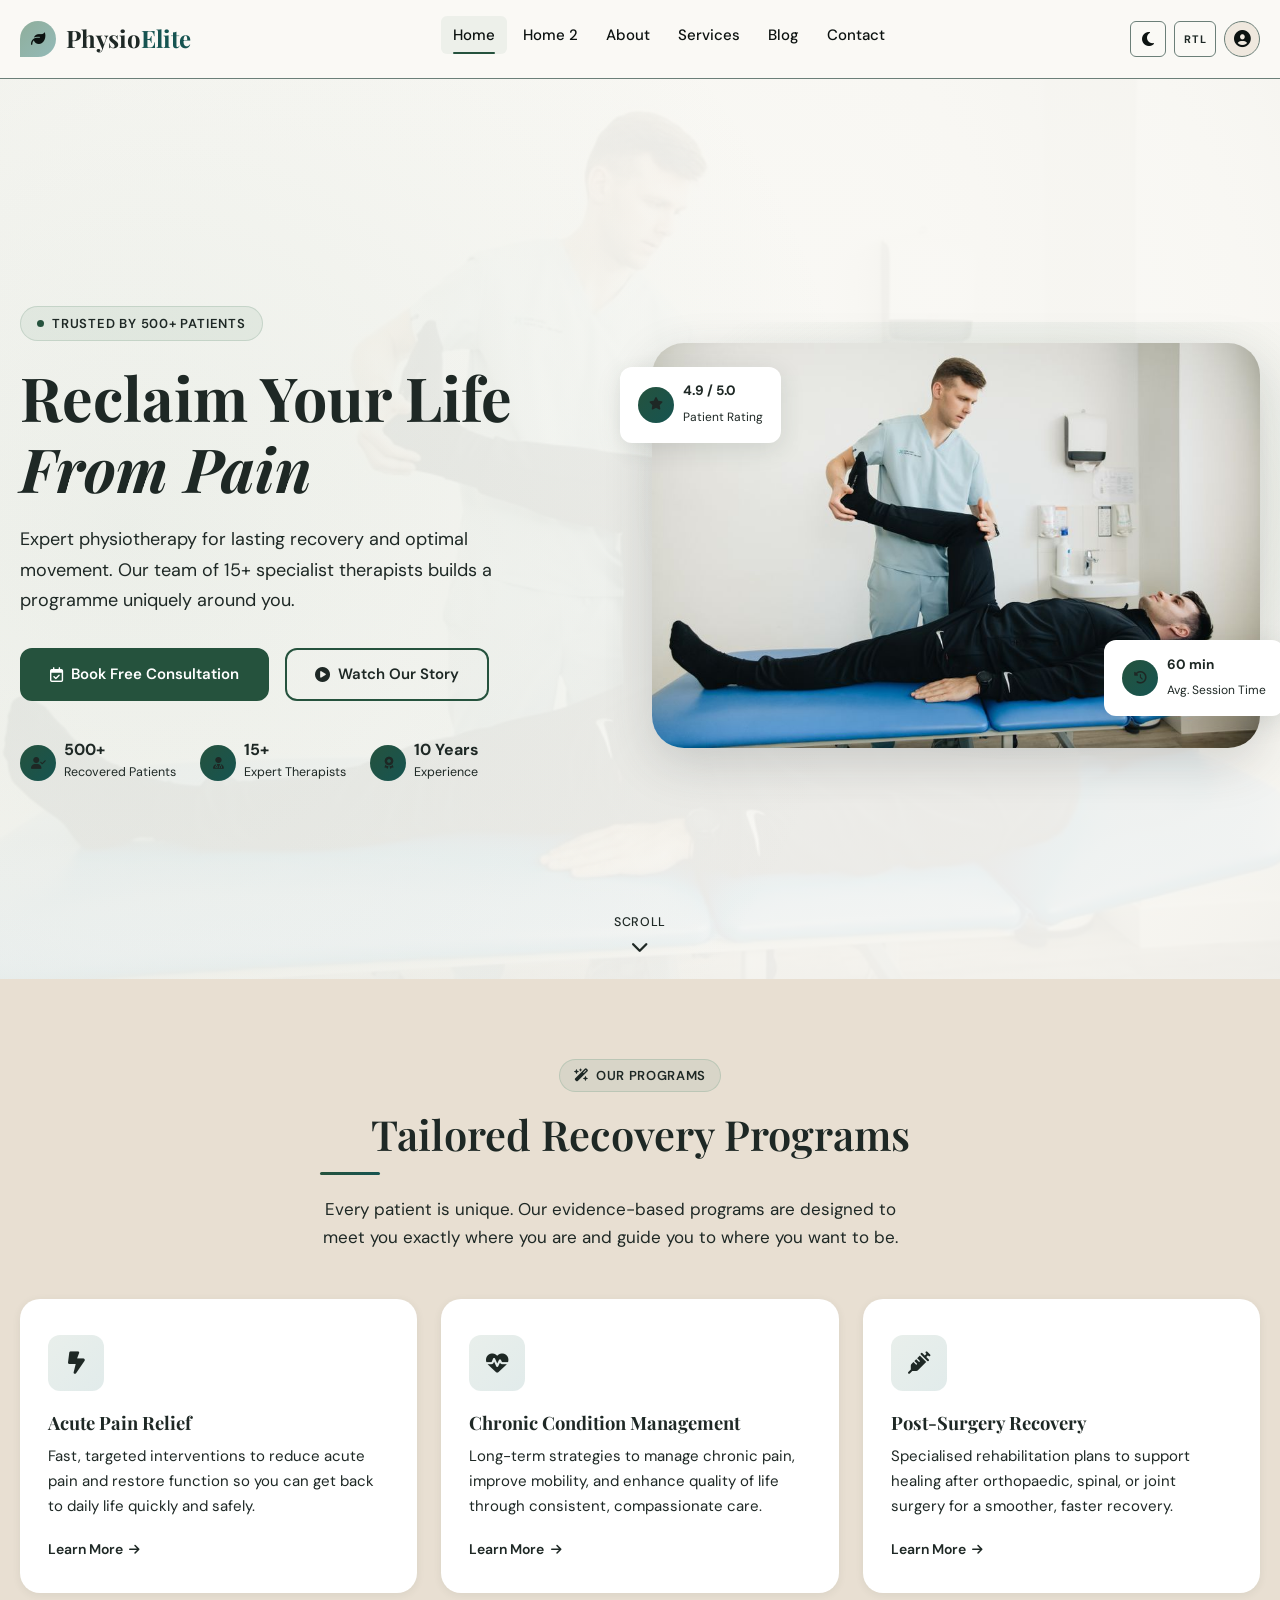
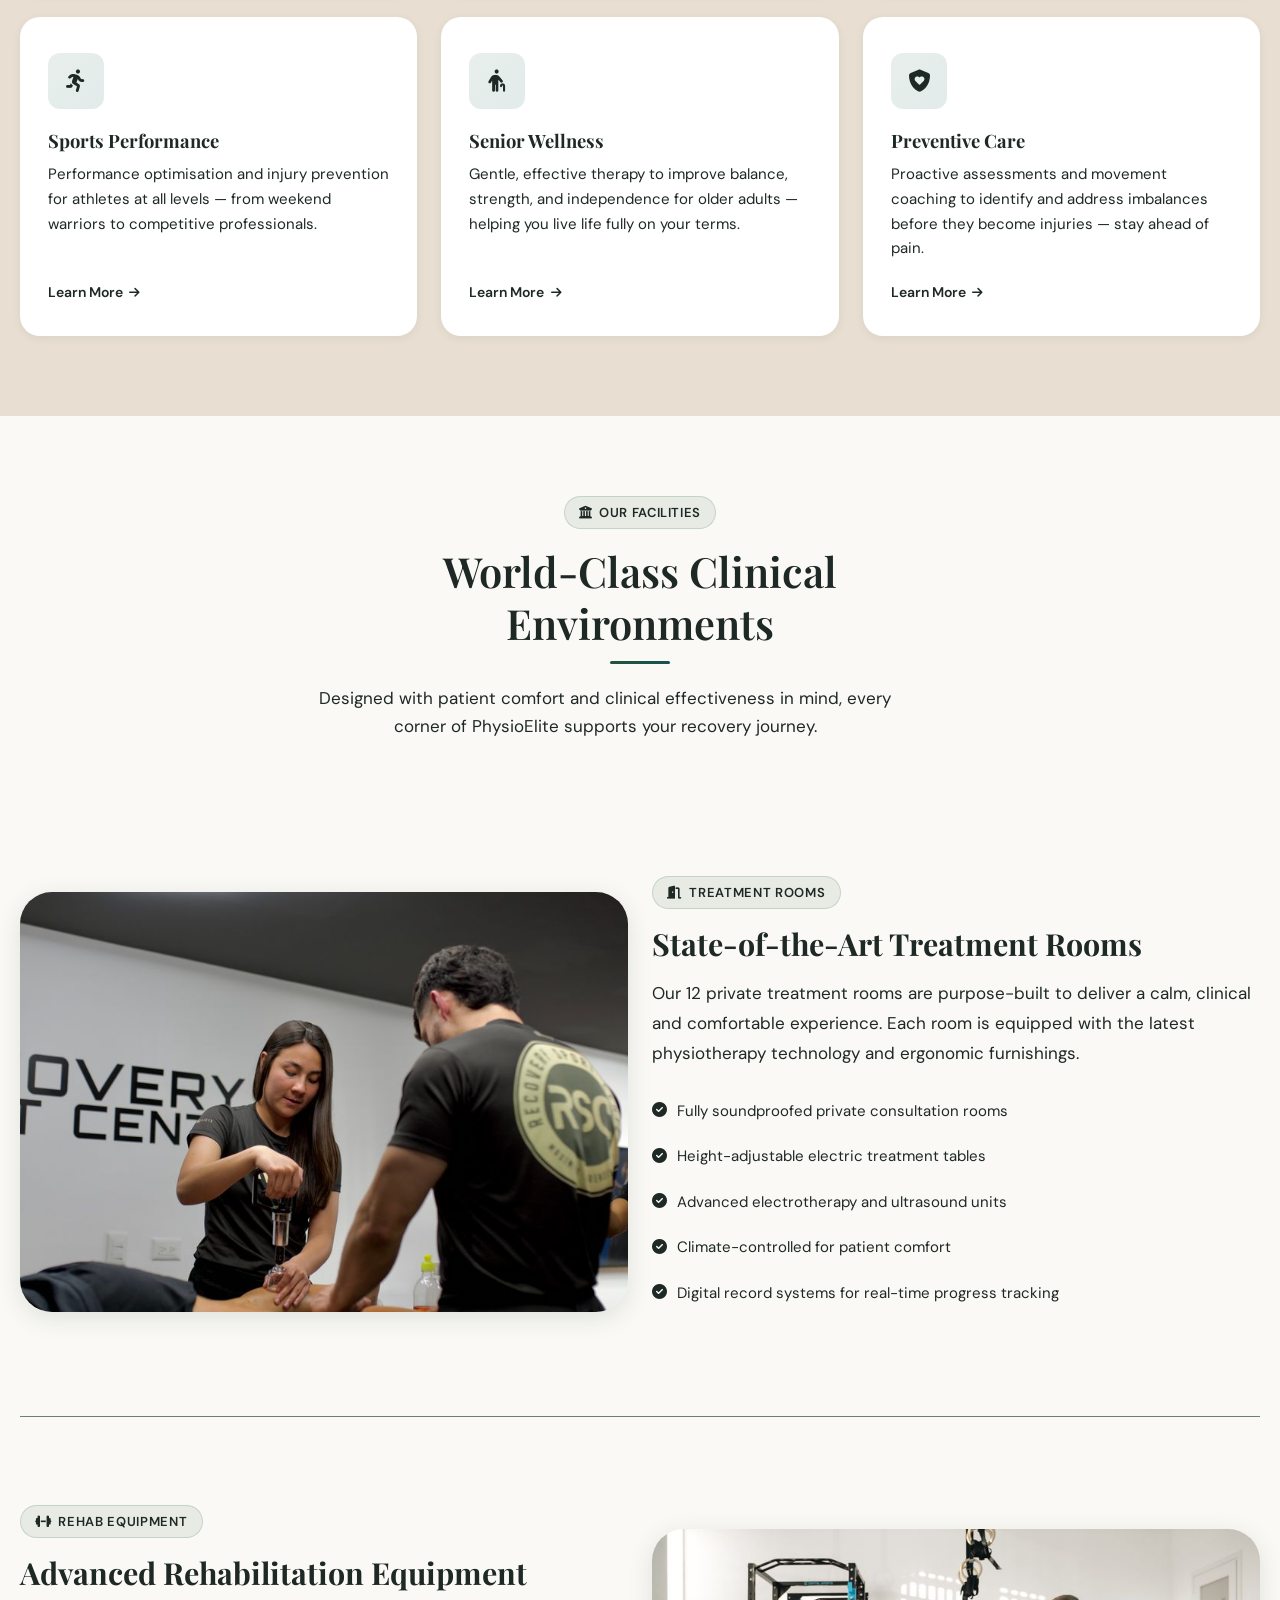
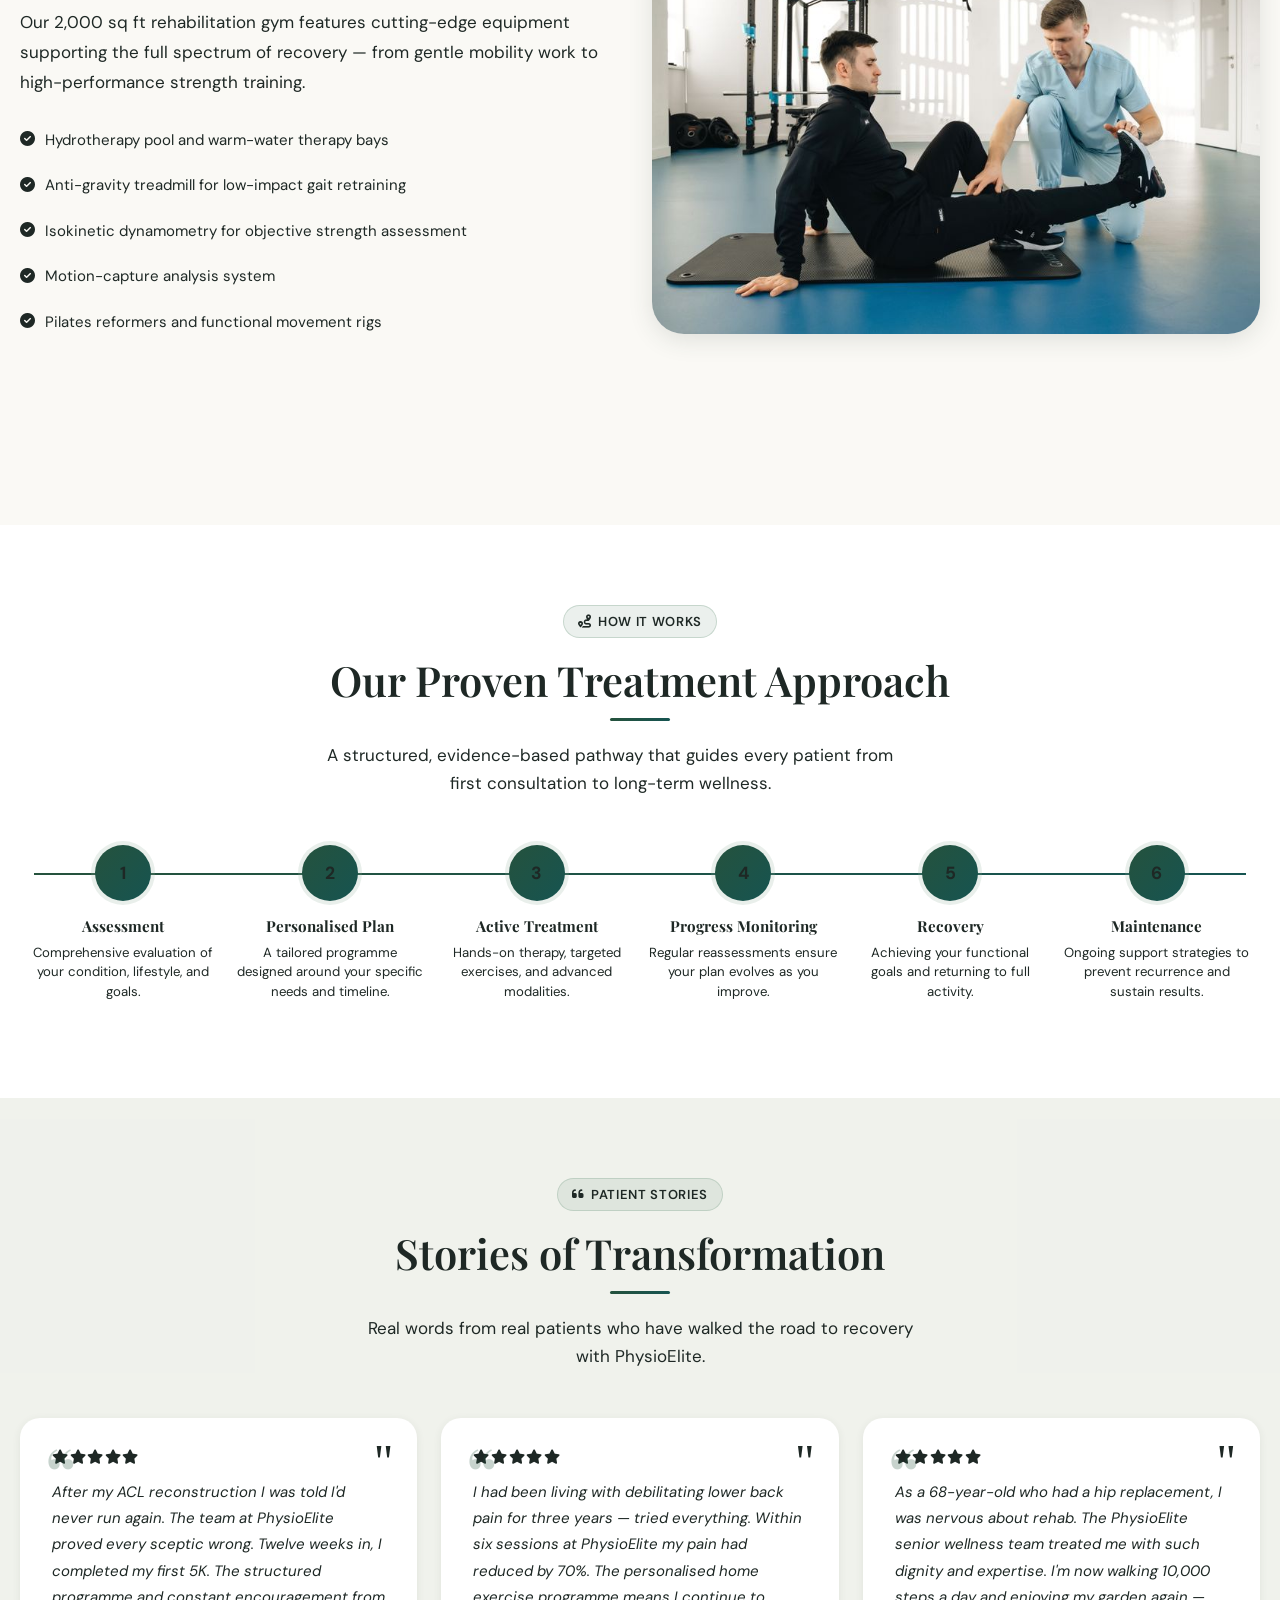
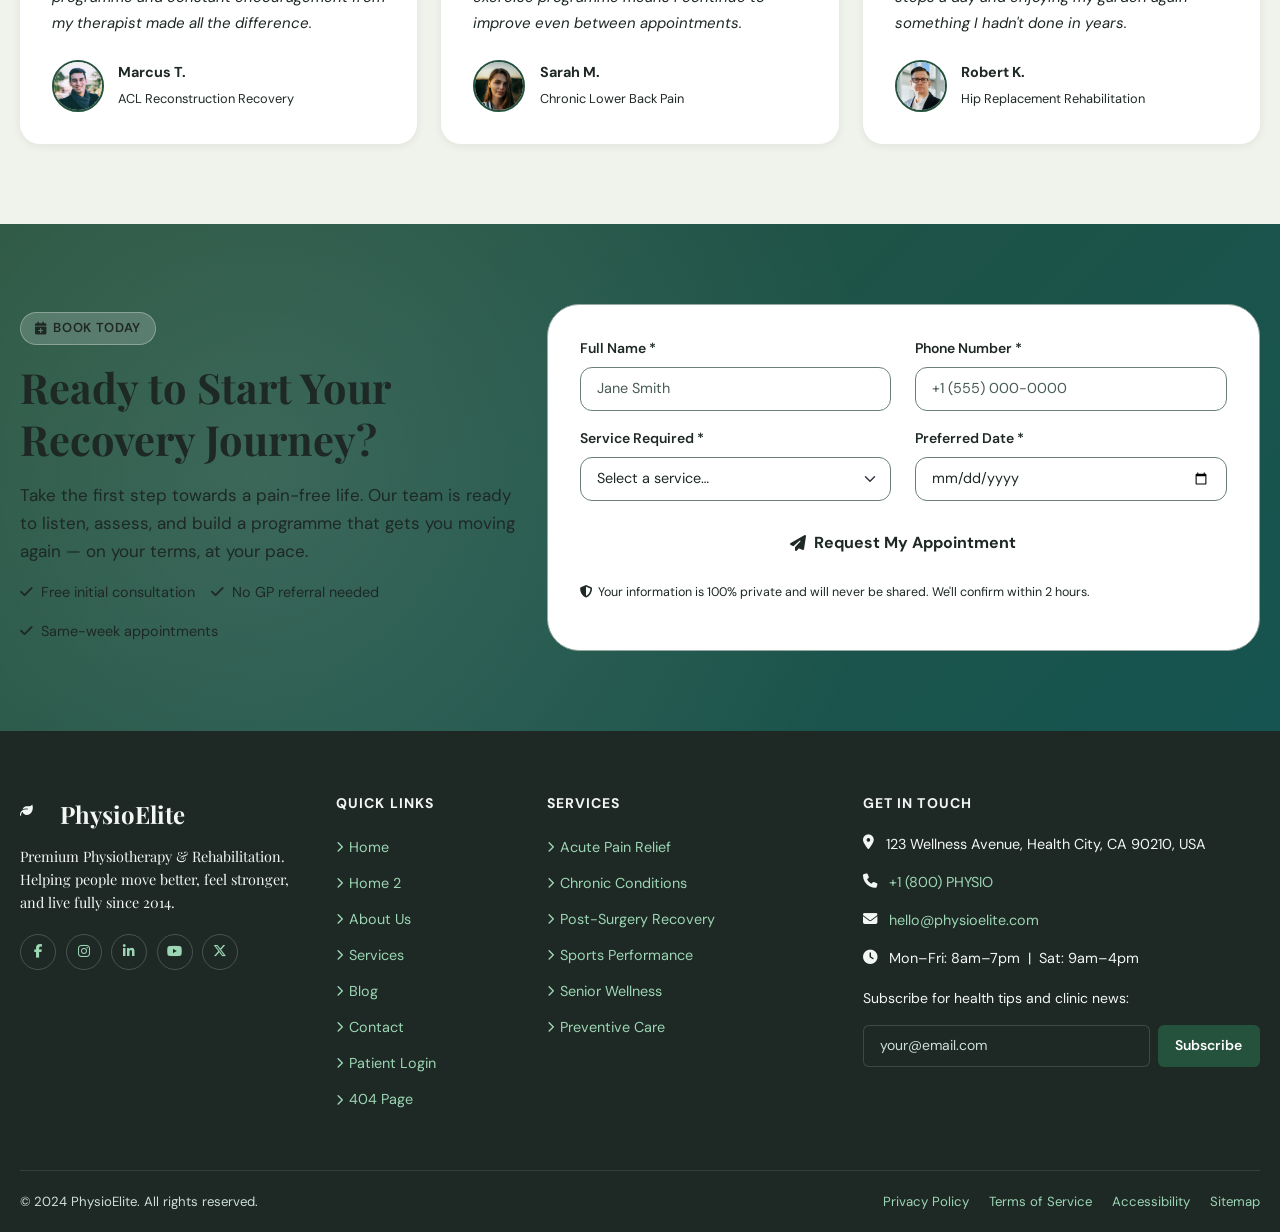
<file: index.html>
<!DOCTYPE html>
<html lang="en">
<head>
  <meta charset="UTF-8" />
  <meta name="viewport" content="width=device-width, initial-scale=1.0" />
  <title>PhysioElite - Physiotherapy &amp; Rehabilitation</title>
  <link rel="icon" type="image/svg+xml" href="assets/img/favicon.svg" />
  <meta http-equiv="refresh" content="0; url=pages/home1.html" />
  <link rel="canonical" href="pages/home1.html" />
  <script>window.location.replace('pages/home1.html');</script>
</head>
<body>
  <p>Redirecting to <a href="pages/home1.html">home page</a>&hellip;</p>
</body>
</html>
</file>
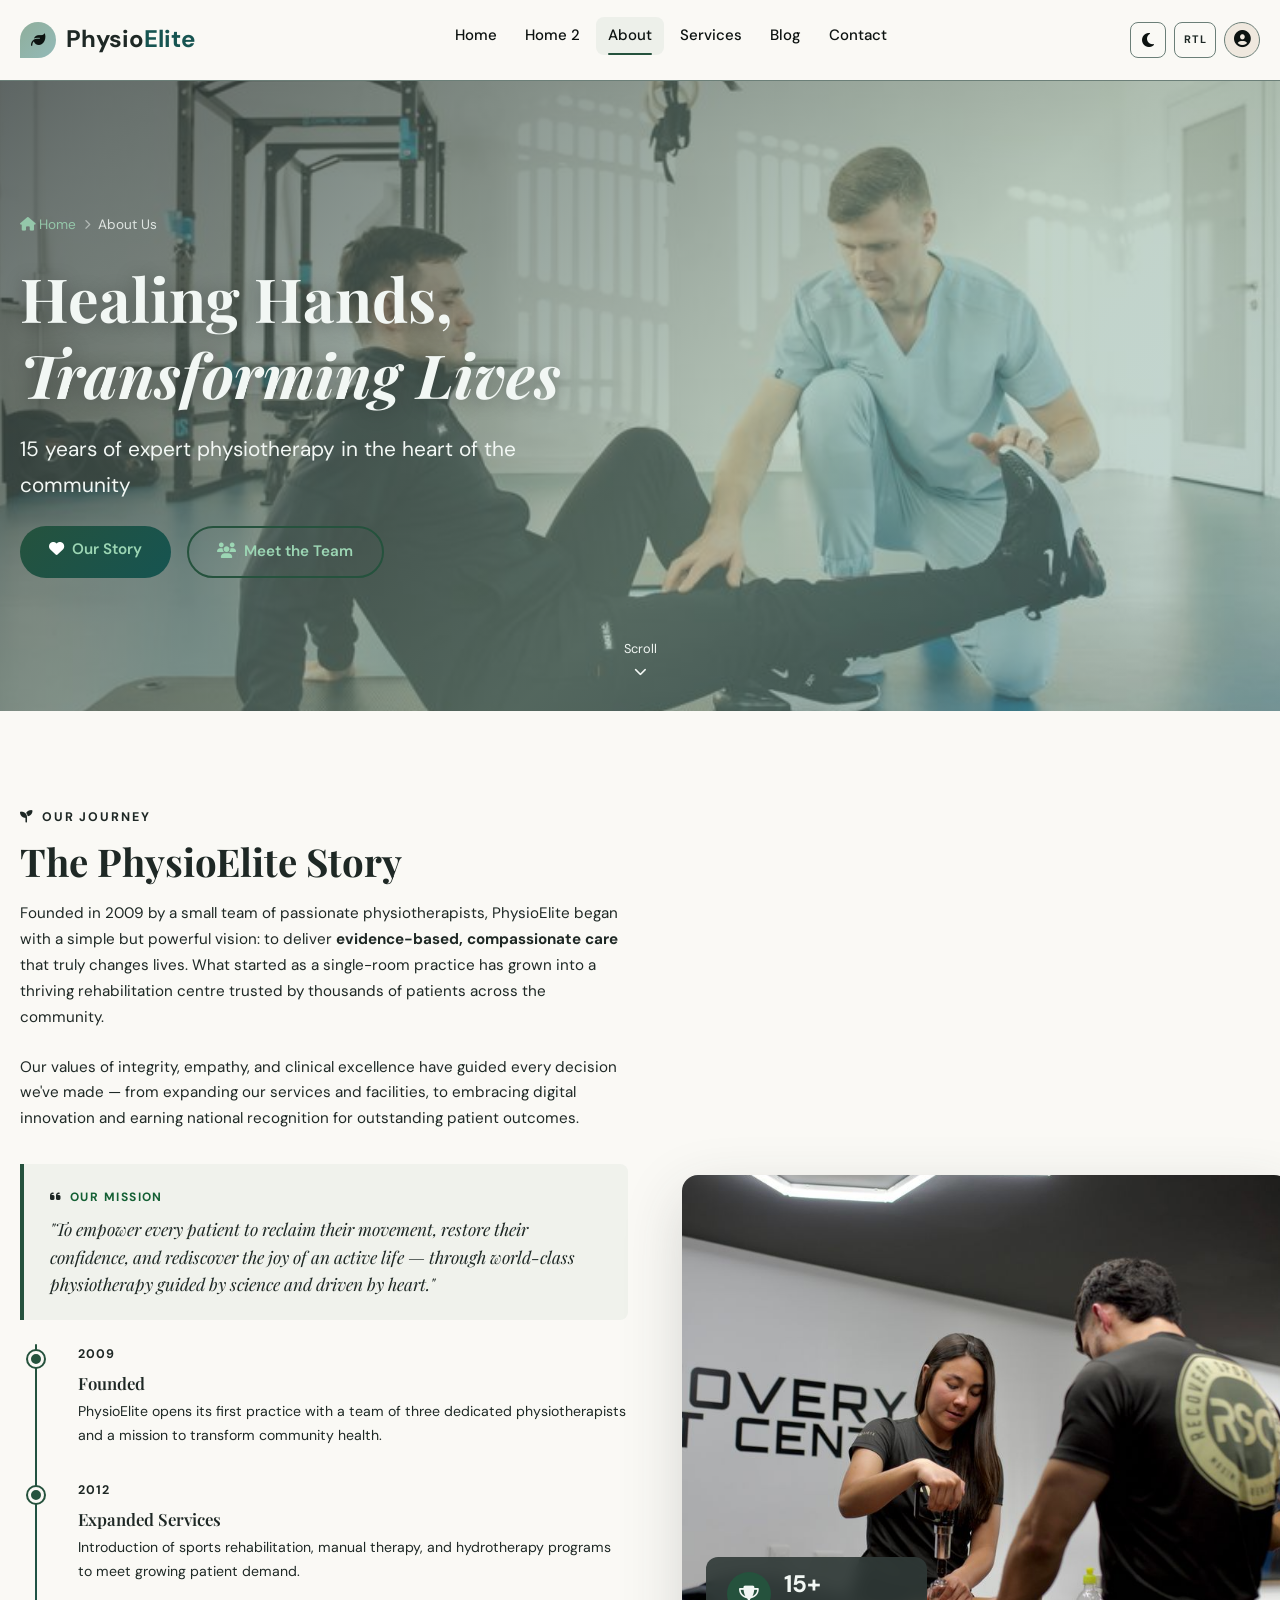
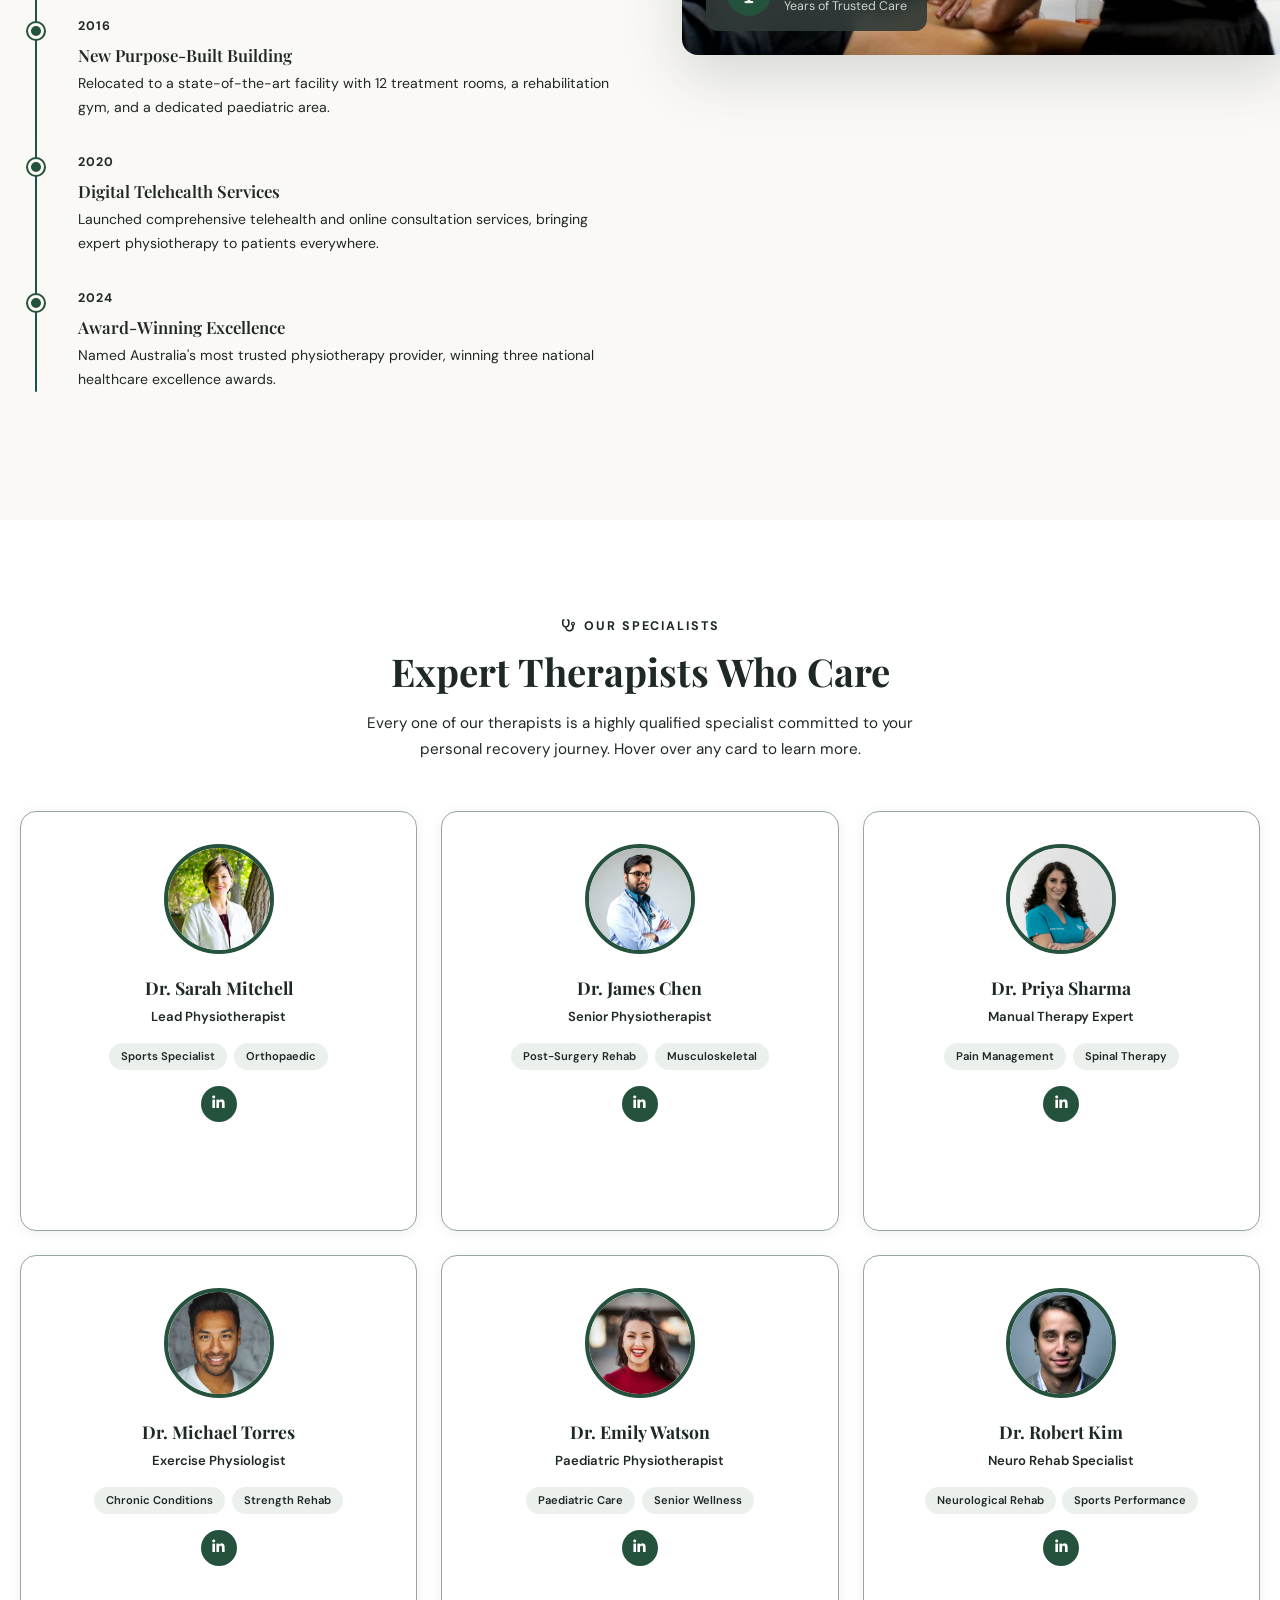
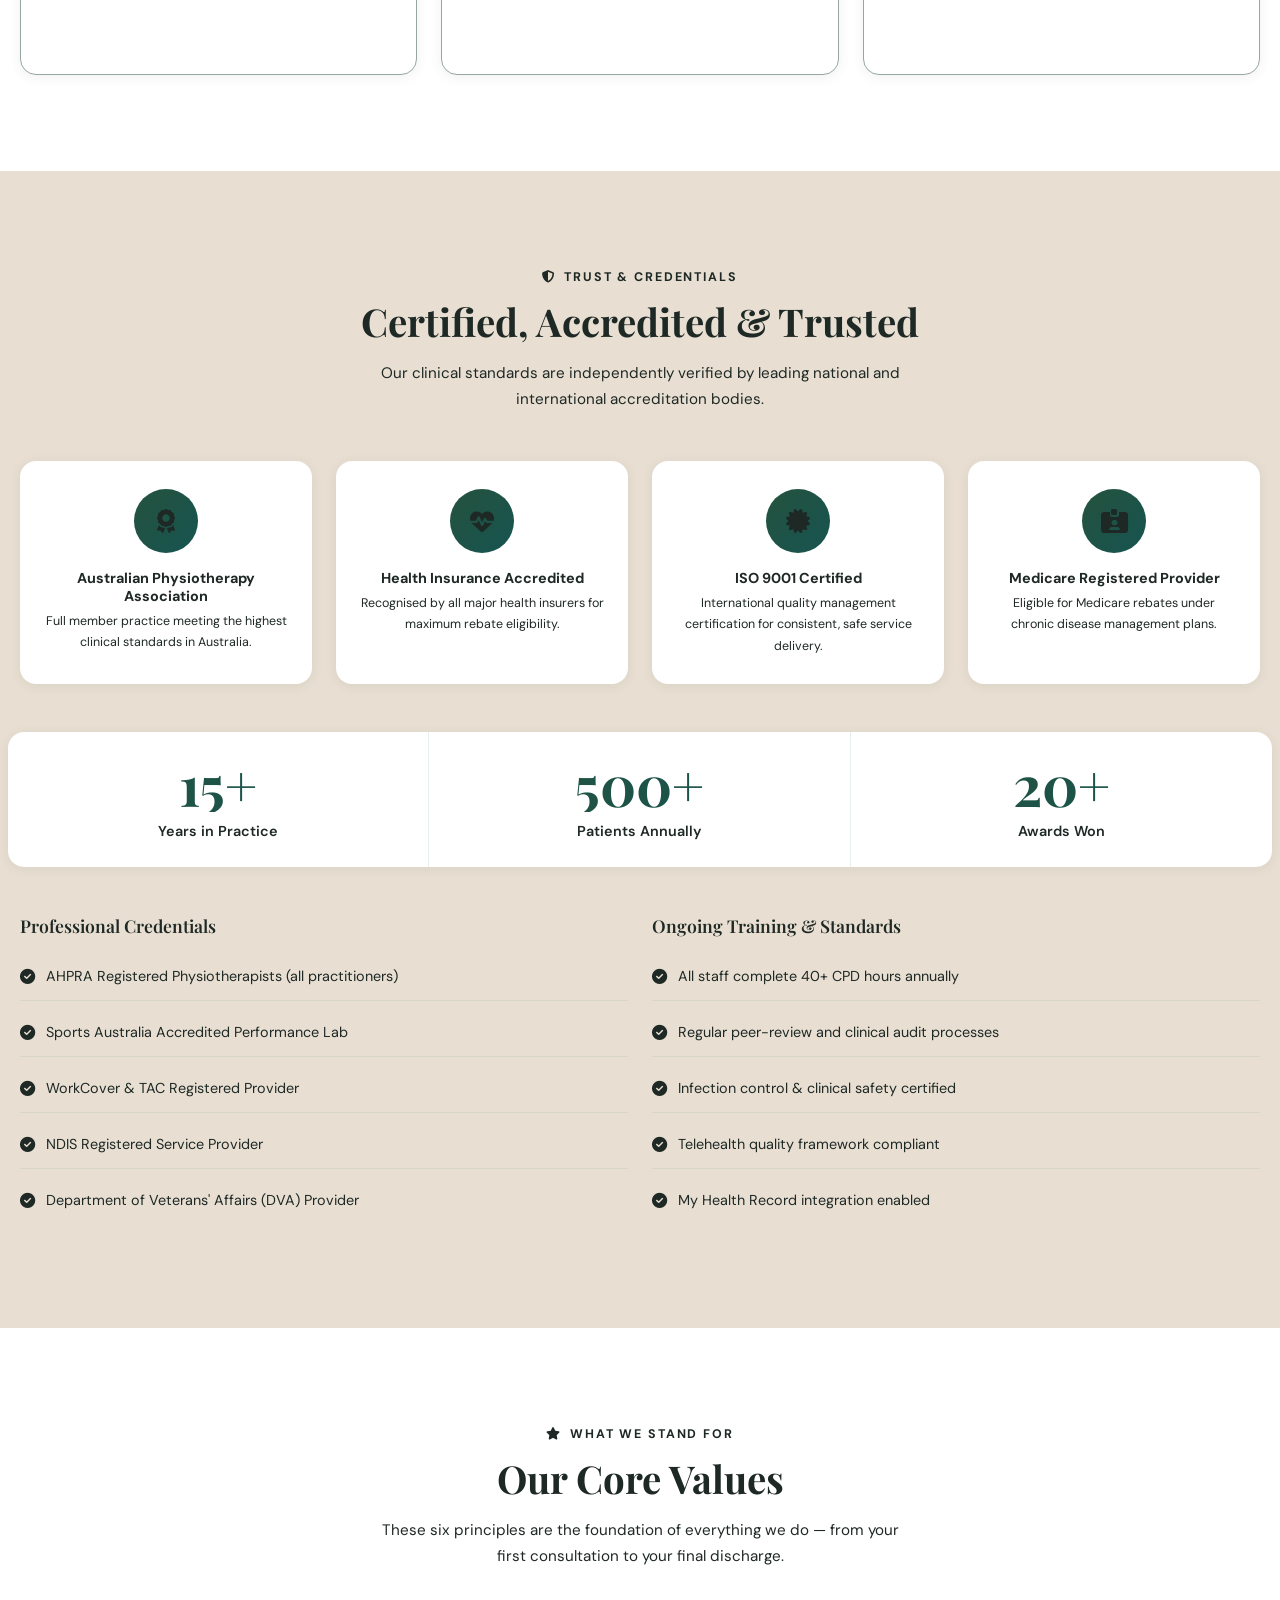
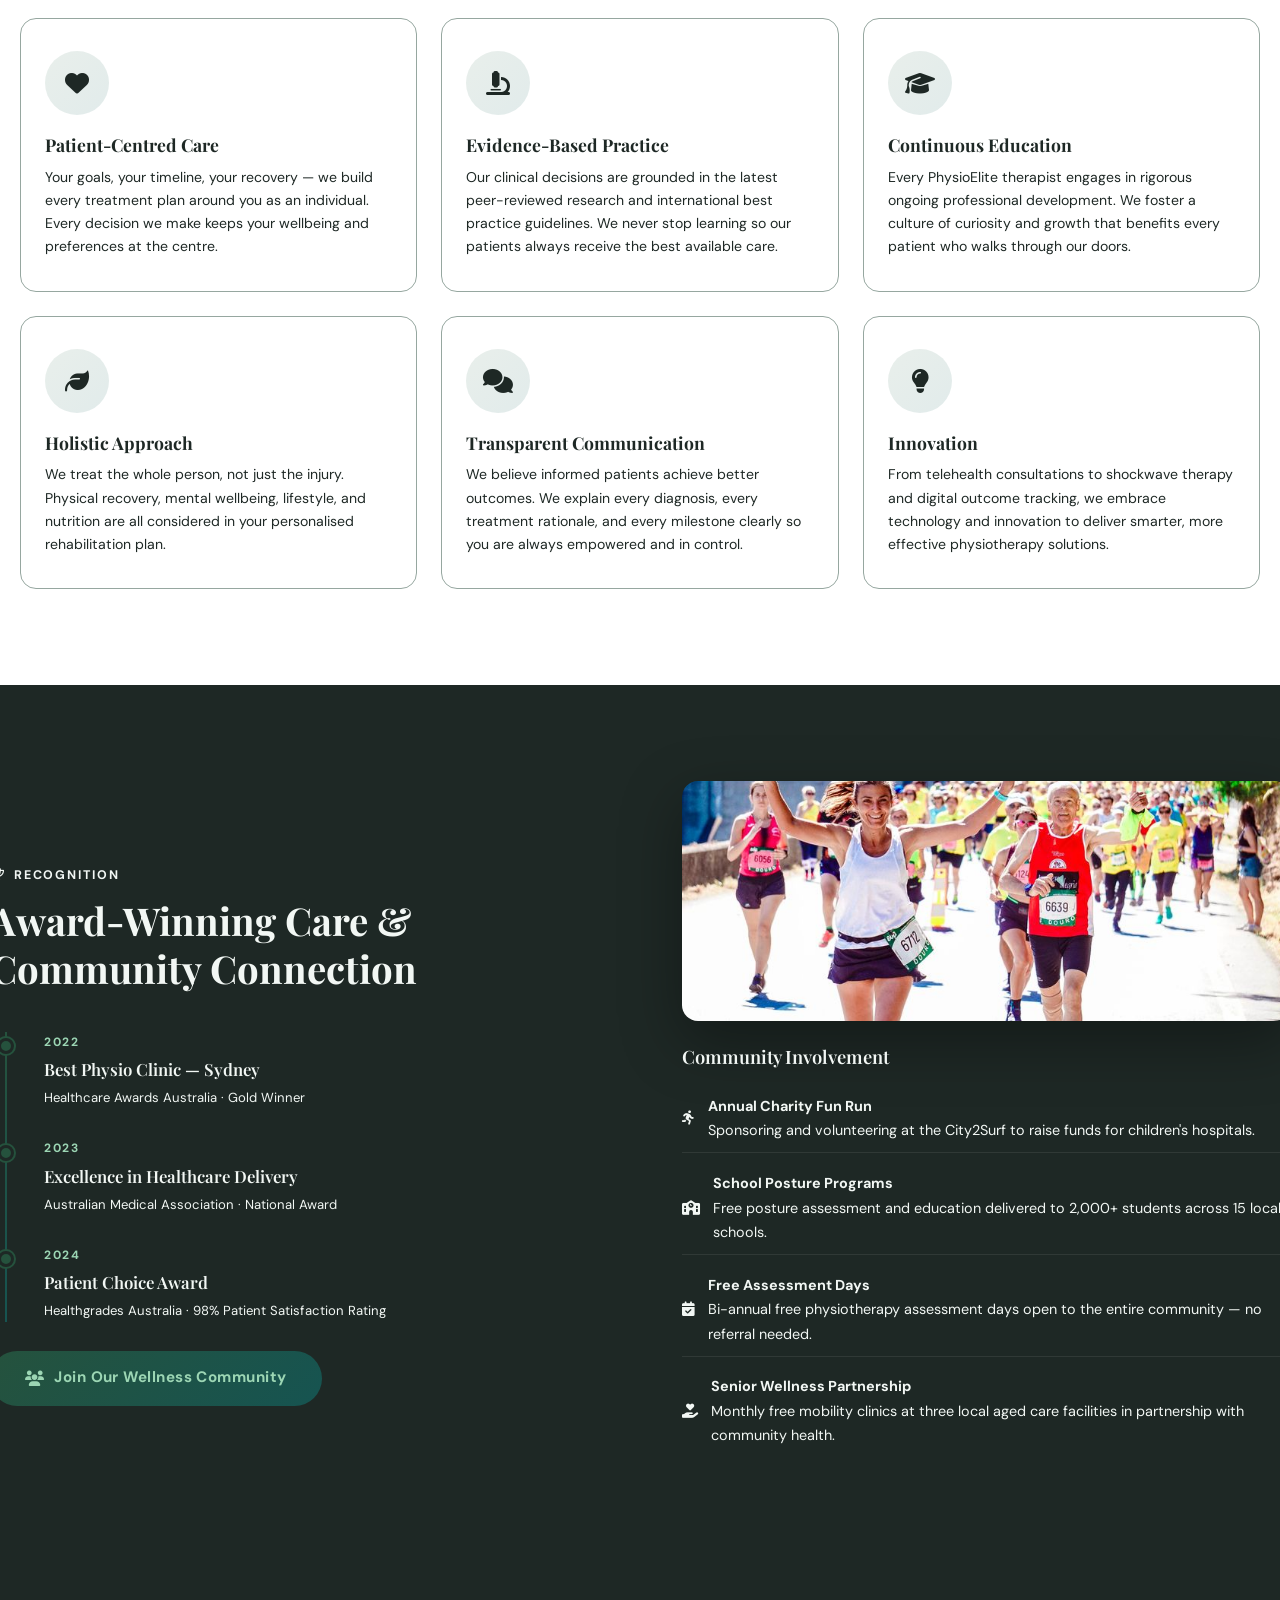
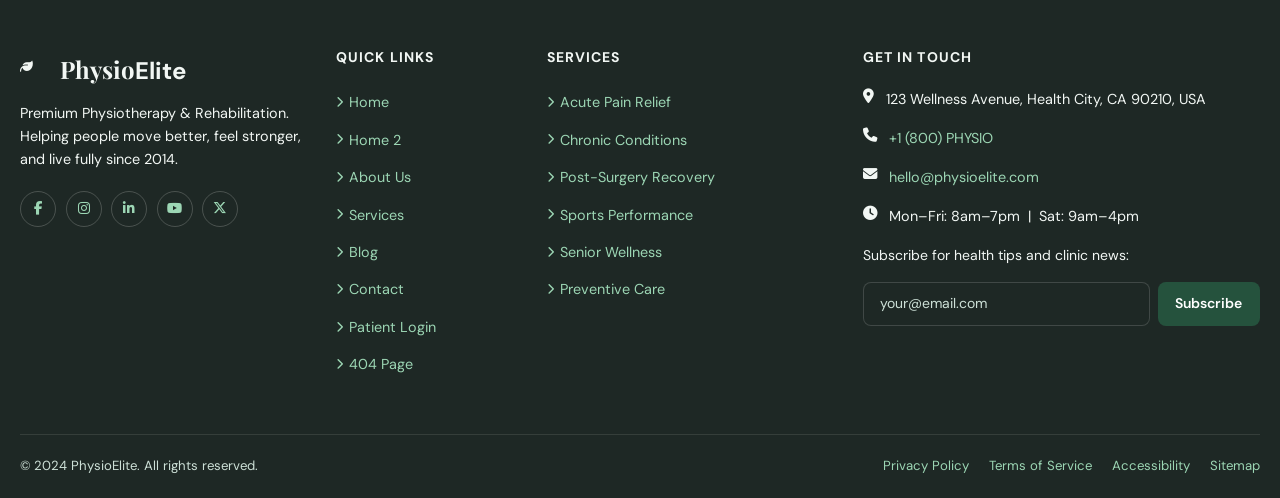
<file: pages/about.html>
<!DOCTYPE html>
<html lang="en" data-theme="light">
<head>
  <meta charset="UTF-8" />
  <meta name="viewport" content="width=device-width, initial-scale=1.0" />
  <meta name="description" content="Learn about PhysioElite — 15 years of expert physiotherapy in the heart of the community. Meet our team, values, and accreditations." />
  <meta name="keywords" content="physiotherapy, rehabilitation, about us, physio team, PhysioElite, certified physiotherapists" />
  <meta name="author" content="PhysioElite" />
  <meta property="og:title" content="About Us | PhysioElite — Premium Physiotherapy & Rehabilitation" />
  <meta property="og:description" content="Meet the expert team behind PhysioElite and discover our 15-year journey of healing and community care." />
  <meta property="og:image" content="../assets/img/hero-physio.jpg" />
  <meta property="og:type" content="website" />
  <title>About Us | PhysioElite — Premium Physiotherapy &amp; Rehabilitation</title>
  <link rel="icon" type="image/svg+xml" href="../assets/img/favicon.svg" />

  <!-- Schema.org Structured Data -->
  <script type="application/ld+json">
  {
    "@context": "https://schema.org",
    "@type": "MedicalOrganization",
    "name": "PhysioElite",
    "description": "Premium Physiotherapy & Rehabilitation clinic with 15 years of expert care.",
    "url": "https://www.physioelite.com",
    "logo": "https://www.physioelite.com/assets/images/logo.png",
    "foundingDate": "2009",
    "medicalSpecialty": ["Physiotherapy", "Rehabilitation", "Sports Medicine"],
    "address": {
      "@type": "PostalAddress",
      "streetAddress": "123 Wellness Avenue",
      "addressLocality": "Sydney",
      "addressRegion": "NSW",
      "postalCode": "2000",
      "addressCountry": "AU"
    },
    "telephone": "+61-2-9000-0000",
    "email": "hello@physioelite.com",
    "numberOfEmployees": {"@type": "QuantitativeValue", "value": 20},
    "award": ["Best Physio Clinic 2022", "Excellence in Healthcare 2023", "Patient Choice Award 2024"],
    "employee": [
      {"@type": "Person", "name": "Dr. Sarah Mitchell", "jobTitle": "Lead Physiotherapist"},
      {"@type": "Person", "name": "Dr. James Chen", "jobTitle": "Senior Physiotherapist"},
      {"@type": "Person", "name": "Dr. Priya Sharma", "jobTitle": "Manual Therapy Expert"},
      {"@type": "Person", "name": "Dr. Michael Torres", "jobTitle": "Exercise Physiologist"},
      {"@type": "Person", "name": "Dr. Emily Watson", "jobTitle": "Paediatric Physiotherapist"},
      {"@type": "Person", "name": "Dr. Robert Kim", "jobTitle": "Neurological Rehabilitation Specialist"}
    ]
  }
  </script>

  <!-- Google Fonts -->
  <link rel="preconnect" href="https://fonts.googleapis.com" />
  <link rel="preconnect" href="https://fonts.gstatic.com" crossorigin />
  <link href="https://fonts.googleapis.com/css2?family=DM+Sans:ital,opsz,wght@0,9..40,300;0,9..40,400;0,9..40,500;0,9..40,600;0,9..40,700;1,9..40,400&family=Playfair+Display:ital,wght@0,400;0,600;0,700;1,400;1,600&display=swap" rel="stylesheet" />

  <!-- Bootstrap 5.3 -->
  <link href="https://cdn.jsdelivr.net/npm/bootstrap@5.3.2/dist/css/bootstrap.min.css" rel="stylesheet" />

  <!-- Font Awesome 6 -->
  <link href="https://cdnjs.cloudflare.com/ajax/libs/font-awesome/6.5.0/css/all.min.css" rel="stylesheet" />

  <!-- Project Stylesheet -->
  <link rel="stylesheet" href="../assets/css/style.css" />

  <style>
    /* =========================================================
       CSS CUSTOM PROPERTIES
    ========================================================= */
    :root {
      --sage:    #8FAE9B;
      --teal:    #6B9C9A;
      --ivory:   #FAF9F5;
      --beige:   #E8DFD2;
      --charcoal:#303A38;
      --white:   #ffffff;
      --text-dark: #1e2a28;
      --text-muted: #6b7a77;
      --shadow-sm: 0 2px 12px rgba(48,58,56,.08);
      --shadow-md: 0 8px 32px rgba(48,58,56,.14);
      --shadow-lg: 0 20px 60px rgba(48,58,56,.18);
      --radius: 16px;
      --radius-sm: 8px;
      --transition: .35s cubic-bezier(.4,0,.2,1);
      --font-body: 'DM Sans', sans-serif;
      --font-heading: 'Playfair Display', serif;
    }

    [data-theme="dark"] {
      --ivory:   #1e2a28;
      --beige:   #253330;
      --charcoal:#0d1715;
      --white:   #182320;
      --text-dark: #e8ede9;
      --text-muted: #9db0aa;
    }

    /* =========================================================
       GLOBAL RESETS
    ========================================================= */
    *, *::before, *::after { box-sizing: border-box; }
    html { scroll-behavior: smooth; }

    body {
      font-family: var(--font-body);
      color: var(--text-dark);
      background: var(--ivory);
      line-height: 1.7;
      overflow-x: hidden;
    }

    h1, h2, h3, h4 { font-family: var(--font-heading); font-weight: 700; line-height: 1.25; }
    h5, h6, p, span, a, li { font-family: var(--font-body); }

    img { max-width: 100%; display: block; }
    a { text-decoration: none; color: inherit; }

    /* =========================================================
       SCROLL REVEAL
    ========================================================= */
    .reveal {
      opacity: 0;
      transform: translateY(40px);
      transition: opacity .7s ease, transform .7s ease;
    }
    .reveal.visible {
      opacity: 1;
      transform: none;
    }
    .reveal-left  { opacity:0; transform:translateX(-40px); transition: opacity .7s ease, transform .7s ease; }
    .reveal-right { opacity:0; transform:translateX(40px);  transition: opacity .7s ease, transform .7s ease; }
    .reveal-left.visible,
    .reveal-right.visible { opacity:1; transform:none; }

    /* =========================================================
       NAVBAR
    ========================================================= */
    .navbar-physio {
      background: rgba(250,249,245,.95);
      backdrop-filter: blur(10px);
      border-bottom: 1px solid rgba(143,174,155,.2);
      padding: .9rem 0;
      transition: background var(--transition), box-shadow var(--transition);
      position: sticky;
      top: 0;
      z-index: 1050;
    }
    [data-theme="dark"] .navbar-physio {
      background: rgba(30,42,40,.95);
      border-bottom-color: rgba(107,156,154,.2);
    }
    .navbar-physio.scrolled { box-shadow: var(--shadow-md); }

    .navbar-brand-wrap { display:flex; align-items:center; gap:.6rem; }
    .brand-icon {
      width: 44px; height: 44px;
      background: linear-gradient(135deg, var(--sage), var(--teal));
      border-radius: 12px;
      display: flex; align-items:center; justify-content:center;
      color: #fff;
      font-size: 1.1rem;
      flex-shrink: 0;
    }
    .brand-text-main {
      font-family: var(--font-heading);
      font-size: 1.3rem;
      font-weight: 700;
      color: var(--charcoal);
    }
    [data-theme="dark"] .brand-text-main { color: var(--ivory); }
    .brand-text-sub {
      font-size: .65rem;
      color: var(--teal);
      letter-spacing: .08em;
      text-transform: uppercase;
      font-weight: 600;
    }

    .nav-link-physio {
      font-size: .9rem;
      font-weight: 500;
      color: var(--text-dark) !important;
      padding: .4rem .8rem !important;
      border-radius: 6px;
      transition: color var(--transition), background var(--transition);
    }
    .nav-link-physio:hover, .nav-link-physio.active {
      color: var(--teal) !important;
      background: rgba(107,156,154,.1);
    }
    .nav-link-physio.active { font-weight: 600; }

    .btn-nav-login {
      border: 1.5px solid var(--sage);
      color: var(--sage);
      background: transparent;
      border-radius: 25px;
      padding: .4rem 1.2rem;
      font-size: .85rem;
      font-weight: 600;
      transition: all var(--transition);
    }
    .btn-nav-login:hover { background: var(--sage); color:#fff; }

    .btn-nav-book {
      background: linear-gradient(135deg, var(--sage), var(--teal));
      color: #fff;
      border: none;
      border-radius: 25px;
      padding: .45rem 1.3rem;
      font-size: .85rem;
      font-weight: 600;
      transition: all var(--transition);
    }
    .btn-nav-book:hover { opacity:.88; transform:translateY(-1px); box-shadow: 0 4px 16px rgba(107,156,154,.4); }

    .theme-toggle-btn {
      background: none;
      border: 1.5px solid rgba(143,174,155,.4);
      border-radius: 50%;
      width: 36px; height: 36px;
      display:flex; align-items:center; justify-content:center;
      cursor: pointer;
      color: var(--text-dark);
      transition: all var(--transition);
    }
    .theme-toggle-btn:hover { background: rgba(143,174,155,.15); border-color: var(--sage); }

    /* =========================================================
       SECTION 1 — ABOUT HERO
    ========================================================= */
    .about-hero {
      position: relative;
      min-height: 70vh;
      display: flex;
      align-items: center;
      background-image: url('../assets/img/rehab-gym.jpg');
      background-size: cover;
      background-position: center;
      background-attachment: fixed;
      overflow: hidden;
    }
    .about-hero::before {
      content: '';
      position: absolute; inset: 0;
      background: linear-gradient(135deg,
        rgba(48,58,56,.78) 0%,
        rgba(143,174,155,.55) 60%,
        rgba(107,156,154,.4) 100%);
    }
    .about-hero-content {
      position: relative;
      z-index: 2;
      color: #fff;
    }
    .breadcrumb-physio {
      display: flex;
      align-items: center;
      gap: .5rem;
      margin-bottom: 1.5rem;
      font-size: .85rem;
      opacity: .85;
    }
    .breadcrumb-physio a { color: rgba(255,255,255,.8); transition: color var(--transition); }
    .breadcrumb-physio a:hover { color: #fff; }
    .breadcrumb-physio .sep { opacity: .6; }

    .about-hero h1 {
      font-size: clamp(2.2rem, 5vw, 3.8rem);
      font-weight: 700;
      color: #fff;
      margin-bottom: 1.2rem;
      text-shadow: 0 2px 20px rgba(0,0,0,.3);
    }
    .about-hero h1 em { font-style: italic; color: rgba(232,223,210,.9); }

    .about-hero .hero-subtitle {
      font-size: clamp(1rem, 2vw, 1.3rem);
      color: rgba(255,255,255,.88);
      max-width: 560px;
      font-weight: 400;
    }

    .hero-scroll-indicator {
      position: absolute;
      bottom: 2rem;
      left: 50%;
      transform: translateX(-50%);
      color: rgba(255,255,255,.7);
      font-size: .8rem;
      display: flex;
      flex-direction: column;
      align-items: center;
      gap: .4rem;
      animation: bounce 2s infinite;
    }
    @keyframes bounce {
      0%,100%{transform:translateX(-50%) translateY(0)}
      50%{transform:translateX(-50%) translateY(8px)}
    }

    /* =========================================================
       SECTION 2 — CLINIC STORY
    ========================================================= */
    .section-story { background: var(--ivory); padding: 6rem 0; }

    .section-label {
      font-size: .78rem;
      font-weight: 700;
      letter-spacing: .15em;
      text-transform: uppercase;
      color: var(--teal);
      margin-bottom: .6rem;
    }
    .section-title {
      font-size: clamp(1.8rem, 3vw, 2.6rem);
      color: var(--charcoal);
    }
    [data-theme="dark"] .section-title { color: var(--ivory); }

    /* Timeline */
    .timeline { position: relative; padding-left: 2rem; }
    .timeline::before {
      content:'';
      position: absolute;
      left: calc(1rem - 1px); top:0; bottom:0;
      width: 2px;
      background: linear-gradient(to bottom, var(--sage), var(--teal));
      border-radius: 2px;
    }
    .timeline-item {
      position: relative;
      margin-bottom: 2rem;
      padding-left: 1.6rem;
    }
    .timeline-item::before {
      content:'';
      position: absolute;
      left: -1.5rem;
      top: .4rem;
      width: 16px; height: 16px;
      background: var(--sage);
      border: 3px solid var(--ivory);
      border-radius: 50%;
      box-shadow: 0 0 0 2px var(--sage);
      transition: transform var(--transition);
    }
    .timeline-item:hover::before { transform: scale(1.3); background: var(--teal); }
    .timeline-year {
      font-size: .78rem;
      font-weight: 700;
      color: var(--teal);
      letter-spacing: .1em;
      text-transform: uppercase;
      margin-bottom: .2rem;
    }
    .timeline-title {
      font-family: var(--font-heading);
      font-size: 1.05rem;
      font-weight: 600;
      color: var(--charcoal);
      margin-bottom: .2rem;
    }
    [data-theme="dark"] .timeline-title { color: #cde0d8; }
    .timeline-desc { font-size: .88rem; color: var(--text-muted); }

    .mission-block {
      border-left: 4px solid var(--sage);
      background: rgba(143,174,155,.1);
      border-radius: 0 var(--radius-sm) var(--radius-sm) 0;
      padding: 1.4rem 1.6rem;
      margin-top: 2rem;
    }
    .mission-block .mission-label {
      font-size: .75rem;
      font-weight: 700;
      letter-spacing: .12em;
      color: var(--teal);
      text-transform: uppercase;
      margin-bottom: .5rem;
    }
    .mission-block p {
      font-family: var(--font-heading);
      font-style: italic;
      font-size: 1.08rem;
      color: var(--charcoal);
      margin: 0;
      line-height: 1.6;
    }
    [data-theme="dark"] .mission-block p { color: #cde0d8; }

    .story-image-wrap {
      position: relative;
      border-radius: var(--radius);
      overflow: hidden;
      box-shadow: var(--shadow-lg);
    }
    .story-image-wrap img {
      width: 100%;
      height: 480px;
      object-fit: cover;
      transition: transform .6s ease;
    }
    .story-image-wrap:hover img { transform: scale(1.04); }
    .story-image-badge {
      position: absolute;
      bottom: 1.5rem; left: 1.5rem;
      background: rgba(48,58,56,.9);
      backdrop-filter: blur(8px);
      color: #fff;
      border-radius: 12px;
      padding: .9rem 1.3rem;
      display: flex;
      align-items: center;
      gap: .8rem;
    }
    .story-image-badge .badge-icon {
      width: 44px; height: 44px;
      background: var(--sage);
      border-radius: 50%;
      display:flex; align-items:center; justify-content:center;
      font-size: 1.1rem;
      flex-shrink: 0;
    }
    .story-image-badge .badge-num { font-size: 1.5rem; font-weight: 700; line-height:1; }
    .story-image-badge .badge-txt { font-size: .78rem; opacity: .8; }

    /* =========================================================
       SECTION 3 — MEET THE TEAM
    ========================================================= */
    .section-team {
      background: var(--white);
      padding: 6rem 0;
    }
    [data-theme="dark"] .section-team { background: #182320; }

    /* Card flip */
    .team-card-wrap {
      perspective: 1000px;
      height: 420px;
      cursor: pointer;
    }
    .team-card-inner {
      position: relative;
      width: 100%; height: 100%;
      transform-style: preserve-3d;
      transition: transform .6s ease;
    }
    .team-card-wrap:hover .team-card-inner,
    .team-card-wrap:focus-within .team-card-inner { transform: rotateY(180deg); }

    .team-card-front,
    .team-card-back {
      position: absolute; inset: 0;
      backface-visibility: hidden;
      border-radius: var(--radius);
      overflow: hidden;
    }

    .team-card-front {
      background: var(--ivory);
      border: 1px solid rgba(143,174,155,.2);
      box-shadow: var(--shadow-sm);
      display: flex;
      flex-direction: column;
      align-items: center;
      padding: 2rem 1.5rem 1.5rem;
      text-align: center;
      transition: box-shadow var(--transition);
    }
    [data-theme="dark"] .team-card-front { background: #253330; border-color: rgba(107,156,154,.2); }
    .team-card-wrap:hover .team-card-front { box-shadow: var(--shadow-md); }

    .team-photo {
      width: 110px; height: 110px;
      border-radius: 50%;
      object-fit: cover;
      object-position: top center;
      border: 4px solid var(--sage);
      margin-bottom: 1.2rem;
      transition: border-color var(--transition);
    }
    .team-card-wrap:hover .team-photo { border-color: var(--teal); }

    .team-name {
      font-family: var(--font-heading);
      font-size: 1.1rem;
      font-weight: 700;
      color: var(--charcoal);
      margin-bottom: .2rem;
    }
    [data-theme="dark"] .team-name { color: #cde0d8; }

    .team-role {
      font-size: .82rem;
      color: var(--teal);
      font-weight: 600;
      margin-bottom: .9rem;
    }

    .team-tags { display:flex; flex-wrap:wrap; gap:.4rem; justify-content:center; margin-bottom: 1rem; }
    .team-tag {
      font-size: .7rem;
      font-weight: 600;
      background: rgba(143,174,155,.18);
      color: var(--teal);
      border-radius: 20px;
      padding: .25rem .75rem;
    }

    .team-linkedin {
      display: flex;
      align-items: center;
      justify-content:center;
      width: 36px; height: 36px;
      border-radius: 50%;
      background: var(--sage);
      color: #fff;
      font-size: .9rem;
      transition: all var(--transition);
      margin: 0 auto;
    }
    .team-linkedin:hover { background: var(--teal); transform: scale(1.1); }

    /* Card back */
    .team-card-back {
      background: linear-gradient(135deg, var(--charcoal) 0%, #1a2825 100%);
      transform: rotateY(180deg);
      display: flex;
      flex-direction: column;
      align-items: center;
      justify-content: center;
      padding: 2rem 1.5rem;
      text-align: center;
      color: #fff;
    }
    .team-back-name {
      font-family: var(--font-heading);
      font-size: 1.1rem;
      font-weight: 700;
      margin-bottom: .4rem;
      color: rgba(232,223,210,.95);
    }
    .team-back-role {
      font-size: .78rem;
      color: var(--sage);
      font-weight: 600;
      text-transform: uppercase;
      letter-spacing: .08em;
      margin-bottom: 1rem;
    }
    .team-back-bio {
      font-size: .85rem;
      line-height: 1.7;
      color: rgba(255,255,255,.8);
      margin-bottom: 1.2rem;
    }
    .team-back-btn {
      background: var(--sage);
      color: #fff;
      border: none;
      border-radius: 25px;
      padding: .4rem 1.2rem;
      font-size: .8rem;
      font-weight: 600;
      cursor: pointer;
      transition: all var(--transition);
    }
    .team-back-btn:hover { background: var(--teal); }

    /* =========================================================
       SECTION 4 — CERTIFICATIONS
    ========================================================= */
    .section-certs { background: var(--beige); padding: 6rem 0; }

    .cert-badge {
      background: var(--white);
      border-radius: var(--radius);
      padding: 1.6rem 1.4rem;
      text-align: center;
      box-shadow: var(--shadow-sm);
      border: 2px solid transparent;
      transition: all var(--transition);
      height: 100%;
    }
    [data-theme="dark"] .cert-badge { background: #253330; }
    .cert-badge:hover { border-color: var(--sage); transform: translateY(-4px); box-shadow: var(--shadow-md); }
    .cert-badge-icon {
      width: 64px; height: 64px;
      border-radius: 50%;
      background: linear-gradient(135deg, var(--sage), var(--teal));
      display: flex; align-items:center; justify-content:center;
      margin: 0 auto 1rem;
      color: #fff;
      font-size: 1.5rem;
    }
    .cert-badge h6 {
      font-size: .9rem;
      font-weight: 700;
      color: var(--charcoal);
      margin-bottom: .4rem;
    }
    [data-theme="dark"] .cert-badge h6 { color: #cde0d8; }
    .cert-badge p { font-size: .78rem; color: var(--text-muted); margin:0; }

    .stat-block { text-align: center; padding: 1.5rem; }
    .stat-number {
      font-family: var(--font-heading);
      font-size: clamp(2.5rem, 5vw, 3.5rem);
      font-weight: 700;
      background: linear-gradient(135deg, var(--sage), var(--teal));
      -webkit-background-clip: text;
      -webkit-text-fill-color: transparent;
      background-clip: text;
      line-height: 1;
      margin-bottom: .4rem;
    }
    .stat-label { font-size: .9rem; font-weight: 600; color: var(--charcoal); }
    [data-theme="dark"] .stat-label { color: #9db0aa; }

    .cred-list { list-style: none; padding: 0; margin: 0; }
    .cred-list li {
      display: flex; align-items: center; gap: .7rem;
      padding: .7rem 0;
      border-bottom: 1px solid rgba(143,174,155,.2);
      font-size: .9rem;
      color: var(--text-dark);
    }
    .cred-list li:last-child { border-bottom: none; }
    .cred-list li i { color: var(--sage); font-size: .95rem; flex-shrink: 0; }

    /* =========================================================
       SECTION 5 — CLINIC VALUES
    ========================================================= */
    .section-values { background: var(--white); padding: 6rem 0; }
    [data-theme="dark"] .section-values { background: #182320; }

    .value-card {
      background: var(--ivory);
      border-radius: var(--radius);
      padding: 2rem 1.5rem;
      border: 1.5px solid rgba(143,174,155,.15);
      transition: all var(--transition);
      height: 100%;
    }
    [data-theme="dark"] .value-card { background: #253330; border-color: rgba(107,156,154,.2); }
    .value-card:hover {
      border-color: var(--sage);
      transform: translateY(-6px);
      box-shadow: var(--shadow-md);
    }
    .value-icon-wrap {
      width: 64px; height: 64px;
      border-radius: 50%;
      background: linear-gradient(135deg, rgba(143,174,155,.2), rgba(107,156,154,.2));
      display: flex; align-items:center; justify-content:center;
      margin-bottom: 1.2rem;
      transition: all var(--transition);
    }
    .value-card:hover .value-icon-wrap {
      background: linear-gradient(135deg, var(--sage), var(--teal));
    }
    .value-icon-wrap i {
      font-size: 1.5rem;
      color: var(--sage);
      transition: color var(--transition);
    }
    .value-card:hover .value-icon-wrap i { color: #fff; }

    .value-title {
      font-family: var(--font-heading);
      font-size: 1.1rem;
      font-weight: 700;
      color: var(--charcoal);
      margin-bottom: .6rem;
    }
    [data-theme="dark"] .value-title { color: #cde0d8; }
    .value-desc { font-size: .88rem; color: var(--text-muted); line-height: 1.65; margin:0; }

    /* =========================================================
       SECTION 6 — AWARDS & COMMUNITY
    ========================================================= */
    .section-awards { background: var(--charcoal); padding: 6rem 0; }

    .awards-label { color: var(--sage); }
    .awards-title {
      font-size: clamp(1.8rem, 3vw, 2.6rem);
      color: var(--ivory);
      margin-bottom: 2.5rem;
    }

    /* Award timeline */
    .award-timeline { position: relative; padding-left: 2rem; }
    .award-timeline::before {
      content:'';
      position: absolute;
      left: calc(1rem - 1px); top:0; bottom:0;
      width: 2px;
      background: linear-gradient(to bottom, var(--sage), var(--teal));
    }
    .award-item {
      position: relative;
      margin-bottom: 1.8rem;
      padding-left: 1.4rem;
    }
    .award-item::before {
      content:'';
      position: absolute;
      left: -1.5rem; top: .4rem;
      width: 16px; height: 16px;
      background: var(--sage);
      border: 3px solid var(--charcoal);
      border-radius: 50%;
      box-shadow: 0 0 0 2px var(--sage);
    }
    .award-year {
      font-size: .75rem;
      font-weight: 700;
      color: var(--teal);
      letter-spacing: .12em;
      text-transform: uppercase;
      margin-bottom: .2rem;
    }
    .award-name {
      font-family: var(--font-heading);
      font-size: 1.05rem;
      font-weight: 600;
      color: var(--ivory);
      margin-bottom: .2rem;
    }
    .award-org { font-size: .82rem; color: rgba(250,249,245,.55); }

    /* Community */
    .community-image-wrap {
      border-radius: var(--radius);
      overflow: hidden;
      box-shadow: 0 20px 60px rgba(0,0,0,.35);
      margin-bottom: 1.5rem;
    }
    .community-image-wrap img {
      width: 100%; height: 240px;
      object-fit: cover;
      transition: transform .6s ease;
    }
    .community-image-wrap:hover img { transform: scale(1.05); }

    .community-items { list-style: none; padding:0; margin: 0 0 2rem; }
    .community-items li {
      display: flex; align-items: center; gap: .8rem;
      color: rgba(250,249,245,.8);
      padding: .6rem 0;
      border-bottom: 1px solid rgba(250,249,245,.08);
      font-size: .9rem;
    }
    .community-items li:last-child { border:none; }
    .community-items li i { color: var(--sage); flex-shrink:0; }

    .btn-awards {
      background: linear-gradient(135deg, var(--sage), var(--teal));
      color: #fff;
      border: none;
      border-radius: 30px;
      padding: .9rem 2.2rem;
      font-size: .95rem;
      font-weight: 700;
      letter-spacing: .03em;
      transition: all var(--transition);
      display: inline-flex;
      align-items: center;
      gap: .6rem;
      cursor: pointer;
    }
    .btn-awards:hover {
      opacity: .9;
      transform: translateY(-2px);
      box-shadow: 0 8px 28px rgba(107,156,154,.45);
      color: #fff;
    }

    /* =========================================================
       FOOTER
    ========================================================= */
    .footer-physio {
      background: #1a2522;
      color: rgba(250,249,245,.75);
      padding: 4rem 0 2rem;
      border-top: 2px solid rgba(143,174,155,.2);
    }
    .footer-brand { font-family: var(--font-heading); font-size: 1.3rem; color: var(--ivory); margin-bottom: .4rem; }
    .footer-tagline { font-size: .82rem; color: var(--sage); }
    .footer-heading { font-size: .78rem; font-weight: 700; letter-spacing: .12em; text-transform:uppercase; color: var(--ivory); margin-bottom: 1rem; }
    .footer-links { list-style:none; padding:0; margin:0; }
    .footer-links li { margin-bottom: .5rem; }
    .footer-links a { color: rgba(250,249,245,.65); font-size: .88rem; transition: color var(--transition); }
    .footer-links a:hover { color: var(--sage); }
    .footer-contact-item { display:flex; gap:.7rem; align-items:flex-start; margin-bottom:.7rem; font-size:.88rem; }
    .footer-contact-item i { color: var(--sage); margin-top: .15rem; flex-shrink:0; }
    .footer-social { display:flex; gap:.7rem; margin-top: 1rem; }
    .footer-social-link {
      width:36px; height:36px;
      border-radius:50%;
      background: rgba(143,174,155,.15);
      display:flex; align-items:center; justify-content:center;
      color: rgba(250,249,245,.7);
      font-size: .9rem;
      transition: all var(--transition);
    }
    .footer-social-link:hover { background: var(--sage); color:#fff; transform:translateY(-2px); }
    .footer-divider { border-color: rgba(250,249,245,.1); margin: 2rem 0 1.5rem; }
    .footer-bottom { font-size: .8rem; color: rgba(250,249,245,.4); }
    .footer-bottom a { color: var(--sage); }

    /* =========================================================
       RESPONSIVE
    ========================================================= */
    @media (max-width: 991.98px) {
      .about-hero { background-attachment: scroll; min-height: 60vh; }
      .story-image-wrap img { height: 320px; }
      .team-card-wrap { height: 380px; }
    }
    @media (max-width: 767.98px) {
      .about-hero { min-height: 55vh; }
      .team-card-wrap { height: 400px; }
      .stat-block { padding: 1rem; }
    }
    @media (max-width: 575.98px) {
      .about-hero h1 { font-size: 2rem; }
      .team-card-wrap { height: 420px; }
    }
  </style>
  <link rel="stylesheet" href="../assets/css/contrast-fixes.css" />
  <link rel="stylesheet" href="../assets/css/rtl.css" />
  <link rel="stylesheet" href="../assets/css/responsive.css?v=2" />
</head>
<body>

<!-- =========================================================
     NAVBAR
========================================================= -->
<nav id="mainNav" class="navbar navbar-expand-lg" aria-label="Main navigation">
    <div class="container">

      <!-- Brand -->
      <a class="navbar-brand" href="../index.html" aria-label="PhysioElite Home">
        <div class="brand-leaf" aria-hidden="true"><i class="fa-solid fa-leaf"></i></div>
        <span>Physio<span class="brand-name-pe">Elite</span></span>
      </a>

      <!-- Mobile Controls -->
      <div class="d-flex d-lg-none align-items-center gap-2 ms-auto">
        <button id="darkToggle" data-theme-toggle aria-label="Toggle dark mode">
          <i class="fa-solid fa-moon" id="darkIcon"></i>
        </button>
        <div class="dropdown">
          <a href="#" class="nav-profile-btn" role="button" data-bs-toggle="dropdown" aria-expanded="false" aria-label="Account menu">
            <i class="fa-solid fa-user-circle" aria-hidden="true"></i>
          </a>
          <ul class="dropdown-menu dropdown-menu-end border-0 shadow">
            <li><a class="dropdown-item" href="login.html"><i class="fa-solid fa-right-to-bracket me-2"></i>Login</a></li>
            <li><a class="dropdown-item" href="patient-dashboard.html"><i class="fa-solid fa-user-injured me-2"></i>Patient Dashboard</a></li>
            <li><a class="dropdown-item" href="admin-dashboard.html"><i class="fa-solid fa-user-shield me-2"></i>Admin Dashboard</a></li>
          </ul>
        </div>
        <button class="navbar-toggler" type="button" data-bs-toggle="collapse" data-bs-target="#navbarMenu" aria-controls="navbarMenu" aria-expanded="false" aria-label="Toggle navigation">
          <i class="fa-solid fa-bars navbar-toggler-icon"></i>
        </button>
      </div>

      <!-- Nav Menu -->
      <div class="collapse navbar-collapse" id="navbarMenu">
        <ul class="navbar-nav mx-auto gap-1" role="list">
          <li class="nav-item"><a class="nav-link nav-link-custom" href="home1.html">Home</a></li>
          <li class="nav-item"><a class="nav-link nav-link-custom" href="home2.html">Home 2</a></li>
          <li class="nav-item"><a class="nav-link nav-link-custom" href="about.html">About</a></li>
          <li class="nav-item"><a class="nav-link nav-link-custom" href="services.html">Services</a></li>
          <li class="nav-item"><a class="nav-link nav-link-custom" href="blog.html">Blog</a></li>
          <li class="nav-item"><a class="nav-link nav-link-custom" href="contact.html">Contact</a></li>
        </ul>
        <div class="d-flex align-items-center gap-2">
          <button id="darkToggleDesktop" class="d-none d-lg-flex" data-theme-toggle aria-label="Toggle dark mode" style="background:none;border:1.5px solid var(--border-color);color:var(--text-secondary);border-radius:var(--radius-sm);width:36px;height:36px;align-items:center;justify-content:center;cursor:pointer;transition:var(--transition);">
            <i class="fa-solid fa-moon" id="darkIconDesktop"></i>
          </button>
          <div class="dropdown">
            <a href="#" class="nav-profile-btn" role="button" data-bs-toggle="dropdown" aria-expanded="false" aria-label="Account menu">
              <i class="fa-solid fa-user-circle" aria-hidden="true"></i>
            </a>
            <ul class="dropdown-menu dropdown-menu-end border-0 shadow">
              <li><a class="dropdown-item" href="login.html"><i class="fa-solid fa-right-to-bracket me-2"></i>Login</a></li>
              <li><a class="dropdown-item" href="patient-dashboard.html"><i class="fa-solid fa-user-injured me-2"></i>Patient Dashboard</a></li>
              <li><a class="dropdown-item" href="admin-dashboard.html"><i class="fa-solid fa-user-shield me-2"></i>Admin Dashboard</a></li>
            </ul>
          </div>
        </div>
      </div>

    </div>
  </nav>


<!-- =========================================================
     SECTION 1 — ABOUT HERO
========================================================= -->
<section class="about-hero" aria-label="About Us Hero">
  <div class="container">
    <div class="about-hero-content">

      <!-- Breadcrumb -->
      <nav aria-label="Breadcrumb">
        <div class="breadcrumb-physio">
          <a href="../index.html"><i class="fa-solid fa-house me-1"></i>Home</a>
          <span class="sep"><i class="fa-solid fa-chevron-right fa-xs"></i></span>
          <span>About Us</span>
        </div>
      </nav>

      <h1>Healing Hands,<br><em>Transforming Lives</em></h1>
      <p class="hero-subtitle">15 years of expert physiotherapy in the heart of the community</p>

      <div class="d-flex flex-wrap gap-3 mt-4">
        <a href="#our-story" class="btn-nav-book" style="padding:.7rem 1.8rem; font-size:.95rem; border-radius:30px;">
          <i class="fa-solid fa-heart me-2"></i>Our Story
        </a>
        <a href="#meet-team" class="btn-nav-login" style="padding:.7rem 1.8rem; font-size:.95rem; border-radius:30px; border-color:rgba(255,255,255,.6); color:#fff;">
          <i class="fa-solid fa-users me-2"></i>Meet the Team
        </a>
      </div>
    </div>
  </div>

  <!-- Scroll indicator -->
  <div class="hero-scroll-indicator" aria-hidden="true">
    <span>Scroll</span>
    <i class="fa-solid fa-chevron-down"></i>
  </div>
</section>


<!-- =========================================================
     SECTION 2 — CLINIC STORY
========================================================= -->
<section class="section-story" id="our-story" aria-labelledby="story-heading">
  <div class="container">
    <div class="row align-items-center g-5">

      <!-- Left: Story + Timeline -->
      <div class="col-lg-6">
        <p class="section-label reveal"><i class="fa-solid fa-seedling me-2"></i>Our Journey</p>
        <h2 class="section-title reveal" id="story-heading">The PhysioElite Story</h2>

        <p class="reveal" style="color:var(--text-muted); font-size:.95rem; margin-bottom:1.5rem;">
          Founded in 2009 by a small team of passionate physiotherapists, PhysioElite began with a simple but powerful vision: to deliver <strong style="color:var(--charcoal);">evidence-based, compassionate care</strong> that truly changes lives. What started as a single-room practice has grown into a thriving rehabilitation centre trusted by thousands of patients across the community.
        </p>
        <p class="reveal" style="color:var(--text-muted); font-size:.95rem; margin-bottom:2rem;">
          Our values of integrity, empathy, and clinical excellence have guided every decision we've made — from expanding our services and facilities, to embracing digital innovation and earning national recognition for outstanding patient outcomes.
        </p>

        <!-- Mission block -->
        <div class="mission-block reveal">
          <div class="mission-label"><i class="fa-solid fa-quote-left me-2"></i>Our Mission</div>
          <p>"To empower every patient to reclaim their movement, restore their confidence, and rediscover the joy of an active life — through world-class physiotherapy guided by science and driven by heart."</p>
        </div>

        <!-- Timeline -->
        <div class="timeline mt-4">

          <div class="timeline-item reveal">
            <div class="timeline-year">2009</div>
            <div class="timeline-title">Founded</div>
            <div class="timeline-desc">PhysioElite opens its first practice with a team of three dedicated physiotherapists and a mission to transform community health.</div>
          </div>

          <div class="timeline-item reveal">
            <div class="timeline-year">2012</div>
            <div class="timeline-title">Expanded Services</div>
            <div class="timeline-desc">Introduction of sports rehabilitation, manual therapy, and hydrotherapy programs to meet growing patient demand.</div>
          </div>

          <div class="timeline-item reveal">
            <div class="timeline-year">2016</div>
            <div class="timeline-title">New Purpose-Built Building</div>
            <div class="timeline-desc">Relocated to a state-of-the-art facility with 12 treatment rooms, a rehabilitation gym, and a dedicated paediatric area.</div>
          </div>

          <div class="timeline-item reveal">
            <div class="timeline-year">2020</div>
            <div class="timeline-title">Digital Telehealth Services</div>
            <div class="timeline-desc">Launched comprehensive telehealth and online consultation services, bringing expert physiotherapy to patients everywhere.</div>
          </div>

          <div class="timeline-item reveal">
            <div class="timeline-year">2024</div>
            <div class="timeline-title">Award-Winning Excellence</div>
            <div class="timeline-desc">Named Australia's most trusted physiotherapy provider, winning three national healthcare excellence awards.</div>
          </div>

        </div>
      </div>

      <!-- Right: Image -->
      <div class="col-lg-6 reveal-right">
        <div class="story-image-wrap">
          <img
            src="../assets/img/clinic-treatment.jpg"
            alt="PhysioElite physiotherapist working with a patient during a rehabilitation session"
            loading="lazy"
          />
          <div class="story-image-badge">
            <div class="badge-icon"><i class="fa-solid fa-trophy"></i></div>
            <div>
              <div class="badge-num">15+</div>
              <div class="badge-txt">Years of Trusted Care</div>
            </div>
          </div>
        </div>
      </div>

    </div>
  </div>
</section>


<!-- =========================================================
     SECTION 3 — MEET THE TEAM
========================================================= -->
<section class="section-team" id="meet-team" aria-labelledby="team-heading">
  <div class="container">

    <div class="text-center mb-5">
      <p class="section-label reveal"><i class="fa-solid fa-stethoscope me-2"></i>Our Specialists</p>
      <h2 class="section-title reveal" id="team-heading">Expert Therapists Who Care</h2>
      <p class="reveal" style="color:var(--text-muted); max-width:580px; margin:1rem auto 0; font-size:.95rem;">
        Every one of our therapists is a highly qualified specialist committed to your personal recovery journey. Hover over any card to learn more.
      </p>
    </div>

    <div class="row g-4">

      <!-- Dr. Sarah Mitchell -->
      <div class="col-md-6 col-lg-4 reveal">
        <div class="team-card-wrap" tabindex="0" role="article" aria-label="Dr. Sarah Mitchell profile card">
          <div class="team-card-inner">
            <div class="team-card-front">
              <img class="team-photo" src="../assets/img/staff-sarah-mitchell.jpg" alt="Dr. Sarah Mitchell, Lead Physiotherapist" loading="lazy" />
              <div class="team-name">Dr. Sarah Mitchell</div>
              <div class="team-role">Lead Physiotherapist</div>
              <div class="team-tags">
                <span class="team-tag">Sports Specialist</span>
                <span class="team-tag">Orthopaedic</span>
              </div>
              <a href="#" class="team-linkedin" aria-label="Dr. Sarah Mitchell LinkedIn profile"><i class="fa-brands fa-linkedin-in"></i></a>
            </div>
            <div class="team-card-back">
              <div class="team-back-name">Dr. Sarah Mitchell</div>
              <div class="team-back-role">Sports & Orthopaedic Specialist</div>
              <p class="team-back-bio">With over 12 years of clinical experience, Dr. Mitchell specialises in sports injury rehabilitation and orthopaedic post-operative recovery. She has worked with elite athletes and weekend warriors alike, tailoring evidence-based treatment plans for optimal outcomes.</p>
              <a href="../pages/contact.html" class="team-back-btn">Book with Sarah</a>
            </div>
          </div>
        </div>
      </div>

      <!-- Dr. James Chen -->
      <div class="col-md-6 col-lg-4 reveal">
        <div class="team-card-wrap" tabindex="0" role="article" aria-label="Dr. James Chen profile card">
          <div class="team-card-inner">
            <div class="team-card-front">
              <img class="team-photo" src="../assets/img/staff-james-chen.jpg" alt="Dr. James Chen, Senior Physiotherapist" loading="lazy" />
              <div class="team-name">Dr. James Chen</div>
              <div class="team-role">Senior Physiotherapist</div>
              <div class="team-tags">
                <span class="team-tag">Post-Surgery Rehab</span>
                <span class="team-tag">Musculoskeletal</span>
              </div>
              <a href="#" class="team-linkedin" aria-label="Dr. James Chen LinkedIn profile"><i class="fa-brands fa-linkedin-in"></i></a>
            </div>
            <div class="team-card-back">
              <div class="team-back-name">Dr. James Chen</div>
              <div class="team-back-role">Post-Surgery Rehabilitation</div>
              <p class="team-back-bio">Dr. Chen's expertise lies in post-surgical rehabilitation, helping patients recover from joint replacements, spinal surgeries, and reconstructive procedures. His methodical, compassionate approach has earned him consistent 5-star patient reviews.</p>
              <a href="../pages/contact.html" class="team-back-btn">Book with James</a>
            </div>
          </div>
        </div>
      </div>

      <!-- Dr. Priya Sharma -->
      <div class="col-md-6 col-lg-4 reveal">
        <div class="team-card-wrap" tabindex="0" role="article" aria-label="Dr. Priya Sharma profile card">
          <div class="team-card-inner">
            <div class="team-card-front">
              <img class="team-photo" src="../assets/img/staff-priya-sharma.jpg" alt="Dr. Priya Sharma, Manual Therapy Expert" loading="lazy" />
              <div class="team-name">Dr. Priya Sharma</div>
              <div class="team-role">Manual Therapy Expert</div>
              <div class="team-tags">
                <span class="team-tag">Pain Management</span>
                <span class="team-tag">Spinal Therapy</span>
              </div>
              <a href="#" class="team-linkedin" aria-label="Dr. Priya Sharma LinkedIn profile"><i class="fa-brands fa-linkedin-in"></i></a>
            </div>
            <div class="team-card-back">
              <div class="team-back-name">Dr. Priya Sharma</div>
              <div class="team-back-role">Pain Management Specialist</div>
              <p class="team-back-bio">Dr. Sharma is a certified manual therapy specialist with advanced training in myofascial release, joint mobilisation, and chronic pain management. She has helped hundreds of patients find lasting relief from persistent musculoskeletal pain.</p>
              <a href="../pages/contact.html" class="team-back-btn">Book with Priya</a>
            </div>
          </div>
        </div>
      </div>

      <!-- Dr. Michael Torres -->
      <div class="col-md-6 col-lg-4 reveal">
        <div class="team-card-wrap" tabindex="0" role="article" aria-label="Dr. Michael Torres profile card">
          <div class="team-card-inner">
            <div class="team-card-front">
              <img class="team-photo" src="../assets/img/staff-michael-torres.jpg" alt="Dr. Michael Torres, Exercise Physiologist" loading="lazy" />
              <div class="team-name">Dr. Michael Torres</div>
              <div class="team-role">Exercise Physiologist</div>
              <div class="team-tags">
                <span class="team-tag">Chronic Conditions</span>
                <span class="team-tag">Strength Rehab</span>
              </div>
              <a href="#" class="team-linkedin" aria-label="Dr. Michael Torres LinkedIn profile"><i class="fa-brands fa-linkedin-in"></i></a>
            </div>
            <div class="team-card-back">
              <div class="team-back-name">Dr. Michael Torres</div>
              <div class="team-back-role">Chronic Condition Specialist</div>
              <p class="team-back-bio">Dr. Torres brings a unique combination of exercise science and physiotherapy to treat patients with chronic conditions such as diabetes, cardiovascular disease, and obesity. His strength-based rehabilitation programs deliver measurable, lasting results.</p>
              <a href="../pages/contact.html" class="team-back-btn">Book with Michael</a>
            </div>
          </div>
        </div>
      </div>

      <!-- Dr. Emily Watson -->
      <div class="col-md-6 col-lg-4 reveal">
        <div class="team-card-wrap" tabindex="0" role="article" aria-label="Dr. Emily Watson profile card">
          <div class="team-card-inner">
            <div class="team-card-front">
              <img class="team-photo" src="../assets/img/staff-emily-watson.jpg" alt="Dr. Emily Watson, Paediatric Physiotherapist" loading="lazy" />
              <div class="team-name">Dr. Emily Watson</div>
              <div class="team-role">Paediatric Physiotherapist</div>
              <div class="team-tags">
                <span class="team-tag">Paediatric Care</span>
                <span class="team-tag">Senior Wellness</span>
              </div>
              <a href="#" class="team-linkedin" aria-label="Dr. Emily Watson LinkedIn profile"><i class="fa-brands fa-linkedin-in"></i></a>
            </div>
            <div class="team-card-back">
              <div class="team-back-name">Dr. Emily Watson</div>
              <div class="team-back-role">Paediatric & Senior Wellness Expert</div>
              <p class="team-back-bio">Dr. Watson specialises in physiotherapy for children and older adults, covering developmental delays, falls prevention, and age-related mobility challenges. Her warm, nurturing style makes her a favourite with patients of all ages.</p>
              <a href="../pages/contact.html" class="team-back-btn">Book with Emily</a>
            </div>
          </div>
        </div>
      </div>

      <!-- Dr. Robert Kim -->
      <div class="col-md-6 col-lg-4 reveal">
        <div class="team-card-wrap" tabindex="0" role="article" aria-label="Dr. Robert Kim profile card">
          <div class="team-card-inner">
            <div class="team-card-front">
              <img class="team-photo" src="../assets/img/staff-robert-kim.jpg" alt="Dr. Robert Kim, Neurological Rehabilitation Specialist" loading="lazy" />
              <div class="team-name">Dr. Robert Kim</div>
              <div class="team-role">Neuro Rehab Specialist</div>
              <div class="team-tags">
                <span class="team-tag">Neurological Rehab</span>
                <span class="team-tag">Sports Performance</span>
              </div>
              <a href="#" class="team-linkedin" aria-label="Dr. Robert Kim LinkedIn profile"><i class="fa-brands fa-linkedin-in"></i></a>
            </div>
            <div class="team-card-back">
              <div class="team-back-name">Dr. Robert Kim</div>
              <div class="team-back-role">Neurological Rehabilitation</div>
              <p class="team-back-bio">Dr. Kim is a neurological rehabilitation specialist with expertise in stroke recovery, Parkinson's management, and traumatic brain injury. He also works with high-performance athletes on neuromuscular conditioning and injury prevention programs.</p>
              <a href="../pages/contact.html" class="team-back-btn">Book with Robert</a>
            </div>
          </div>
        </div>
      </div>

    </div><!-- /row -->
  </div>
</section>


<!-- =========================================================
     SECTION 4 — CERTIFICATIONS & ACCREDITATIONS
========================================================= -->
<section class="section-certs" id="certifications" aria-labelledby="certs-heading">
  <div class="container">

    <div class="text-center mb-5">
      <p class="section-label reveal"><i class="fa-solid fa-shield-halved me-2"></i>Trust & Credentials</p>
      <h2 class="section-title reveal" id="certs-heading">Certified, Accredited &amp; Trusted</h2>
      <p class="reveal" style="color:var(--text-muted); max-width:540px; margin:1rem auto 0; font-size:.95rem;">
        Our clinical standards are independently verified by leading national and international accreditation bodies.
      </p>
    </div>

    <!-- Accreditation badges -->
    <div class="row g-4 mb-5">

      <div class="col-sm-6 col-lg-3 reveal">
        <div class="cert-badge">
          <div class="cert-badge-icon"><i class="fa-solid fa-award"></i></div>
          <h6>Australian Physiotherapy Association</h6>
          <p>Full member practice meeting the highest clinical standards in Australia.</p>
        </div>
      </div>

      <div class="col-sm-6 col-lg-3 reveal">
        <div class="cert-badge">
          <div class="cert-badge-icon"><i class="fa-solid fa-heart-pulse"></i></div>
          <h6>Health Insurance Accredited</h6>
          <p>Recognised by all major health insurers for maximum rebate eligibility.</p>
        </div>
      </div>

      <div class="col-sm-6 col-lg-3 reveal">
        <div class="cert-badge">
          <div class="cert-badge-icon"><i class="fa-solid fa-certificate"></i></div>
          <h6>ISO 9001 Certified</h6>
          <p>International quality management certification for consistent, safe service delivery.</p>
        </div>
      </div>

      <div class="col-sm-6 col-lg-3 reveal">
        <div class="cert-badge">
          <div class="cert-badge-icon"><i class="fa-solid fa-id-card-clip"></i></div>
          <h6>Medicare Registered Provider</h6>
          <p>Eligible for Medicare rebates under chronic disease management plans.</p>
        </div>
      </div>

    </div>

    <!-- Stats -->
    <div class="row g-0 mb-5" style="background:var(--white); border-radius:var(--radius); overflow:hidden; box-shadow:var(--shadow-sm);">
      <div class="col-4 stat-block reveal" style="border-right:1px solid rgba(143,174,155,.2);">
        <div class="stat-number" aria-label="15 plus years">15+</div>
        <div class="stat-label">Years in Practice</div>
      </div>
      <div class="col-4 stat-block reveal" style="border-right:1px solid rgba(143,174,155,.2);">
        <div class="stat-number" aria-label="500 plus patients">500+</div>
        <div class="stat-label">Patients Annually</div>
      </div>
      <div class="col-4 stat-block reveal">
        <div class="stat-number" aria-label="20 plus awards">20+</div>
        <div class="stat-label">Awards Won</div>
      </div>
    </div>

    <!-- Credentials list -->
    <div class="row g-4">
      <div class="col-md-6 reveal">
        <h5 style="font-family:var(--font-heading); font-size:1.1rem; margin-bottom:1rem; color:var(--charcoal);">Professional Credentials</h5>
        <ul class="cred-list">
          <li><i class="fa-solid fa-circle-check"></i> AHPRA Registered Physiotherapists (all practitioners)</li>
          <li><i class="fa-solid fa-circle-check"></i> Sports Australia Accredited Performance Lab</li>
          <li><i class="fa-solid fa-circle-check"></i> WorkCover & TAC Registered Provider</li>
          <li><i class="fa-solid fa-circle-check"></i> NDIS Registered Service Provider</li>
          <li><i class="fa-solid fa-circle-check"></i> Department of Veterans' Affairs (DVA) Provider</li>
        </ul>
      </div>
      <div class="col-md-6 reveal">
        <h5 style="font-family:var(--font-heading); font-size:1.1rem; margin-bottom:1rem; color:var(--charcoal);">Ongoing Training & Standards</h5>
        <ul class="cred-list">
          <li><i class="fa-solid fa-circle-check"></i> All staff complete 40+ CPD hours annually</li>
          <li><i class="fa-solid fa-circle-check"></i> Regular peer-review and clinical audit processes</li>
          <li><i class="fa-solid fa-circle-check"></i> Infection control & clinical safety certified</li>
          <li><i class="fa-solid fa-circle-check"></i> Telehealth quality framework compliant</li>
          <li><i class="fa-solid fa-circle-check"></i> My Health Record integration enabled</li>
        </ul>
      </div>
    </div>

  </div>
</section>


<!-- =========================================================
     SECTION 5 — CLINIC VALUES
========================================================= -->
<section class="section-values" id="values" aria-labelledby="values-heading">
  <div class="container">

    <div class="text-center mb-5">
      <p class="section-label reveal"><i class="fa-solid fa-star me-2"></i>What We Stand For</p>
      <h2 class="section-title reveal" id="values-heading">Our Core Values</h2>
      <p class="reveal" style="color:var(--text-muted); max-width:520px; margin:1rem auto 0; font-size:.95rem;">
        These six principles are the foundation of everything we do — from your first consultation to your final discharge.
      </p>
    </div>

    <div class="row g-4">

      <!-- Patient-Centred Care -->
      <div class="col-md-6 col-lg-4 reveal">
        <div class="value-card">
          <div class="value-icon-wrap"><i class="fa-solid fa-heart"></i></div>
          <h4 class="value-title">Patient-Centred Care</h4>
          <p class="value-desc">Your goals, your timeline, your recovery — we build every treatment plan around you as an individual. Every decision we make keeps your wellbeing and preferences at the centre.</p>
        </div>
      </div>

      <!-- Evidence-Based Practice -->
      <div class="col-md-6 col-lg-4 reveal">
        <div class="value-card">
          <div class="value-icon-wrap"><i class="fa-solid fa-microscope"></i></div>
          <h4 class="value-title">Evidence-Based Practice</h4>
          <p class="value-desc">Our clinical decisions are grounded in the latest peer-reviewed research and international best practice guidelines. We never stop learning so our patients always receive the best available care.</p>
        </div>
      </div>

      <!-- Continuous Education -->
      <div class="col-md-6 col-lg-4 reveal">
        <div class="value-card">
          <div class="value-icon-wrap"><i class="fa-solid fa-graduation-cap"></i></div>
          <h4 class="value-title">Continuous Education</h4>
          <p class="value-desc">Every PhysioElite therapist engages in rigorous ongoing professional development. We foster a culture of curiosity and growth that benefits every patient who walks through our doors.</p>
        </div>
      </div>

      <!-- Holistic Approach -->
      <div class="col-md-6 col-lg-4 reveal">
        <div class="value-card">
          <div class="value-icon-wrap"><i class="fa-solid fa-leaf"></i></div>
          <h4 class="value-title">Holistic Approach</h4>
          <p class="value-desc">We treat the whole person, not just the injury. Physical recovery, mental wellbeing, lifestyle, and nutrition are all considered in your personalised rehabilitation plan.</p>
        </div>
      </div>

      <!-- Transparent Communication -->
      <div class="col-md-6 col-lg-4 reveal">
        <div class="value-card">
          <div class="value-icon-wrap"><i class="fa-solid fa-comments"></i></div>
          <h4 class="value-title">Transparent Communication</h4>
          <p class="value-desc">We believe informed patients achieve better outcomes. We explain every diagnosis, every treatment rationale, and every milestone clearly so you are always empowered and in control.</p>
        </div>
      </div>

      <!-- Innovation -->
      <div class="col-md-6 col-lg-4 reveal">
        <div class="value-card">
          <div class="value-icon-wrap"><i class="fa-solid fa-lightbulb"></i></div>
          <h4 class="value-title">Innovation</h4>
          <p class="value-desc">From telehealth consultations to shockwave therapy and digital outcome tracking, we embrace technology and innovation to deliver smarter, more effective physiotherapy solutions.</p>
        </div>
      </div>

    </div>
  </div>
</section>


<!-- =========================================================
     SECTION 6 — AWARDS & COMMUNITY
========================================================= -->
<section class="section-awards" id="awards-community" aria-labelledby="awards-heading">
  <div class="container">
    <div class="row g-5 align-items-center">

      <!-- Left: Awards -->
      <div class="col-lg-6 reveal-left">
        <p class="section-label awards-label"><i class="fa-solid fa-trophy me-2"></i>Recognition</p>
        <h2 class="awards-title" id="awards-heading">Award-Winning Care &amp; Community Connection</h2>

        <!-- Award timeline -->
        <div class="award-timeline mb-4">

          <div class="award-item">
            <div class="award-year">2022</div>
            <div class="award-name">Best Physio Clinic — Sydney</div>
            <div class="award-org">Healthcare Awards Australia · Gold Winner</div>
          </div>

          <div class="award-item">
            <div class="award-year">2023</div>
            <div class="award-name">Excellence in Healthcare Delivery</div>
            <div class="award-org">Australian Medical Association · National Award</div>
          </div>

          <div class="award-item">
            <div class="award-year">2024</div>
            <div class="award-name">Patient Choice Award</div>
            <div class="award-org">Healthgrades Australia · 98% Patient Satisfaction Rating</div>
          </div>

        </div>

        <a href="../pages/contact.html" class="btn-awards" aria-label="Join our wellness community — book an appointment">
          <i class="fa-solid fa-users"></i>
          Join Our Wellness Community
        </a>
      </div>

      <!-- Right: Community -->
      <div class="col-lg-6 reveal-right">

        <div class="community-image-wrap">
          <img
            src="../assets/img/charity-run.jpg"
            alt="PhysioElite team participating in a community charity run event"
            loading="lazy"
          />
        </div>

        <h5 style="font-family:var(--font-heading); color:var(--ivory); font-size:1.15rem; margin-bottom:1rem;">Community Involvement</h5>
        <ul class="community-items">
          <li>
            <i class="fa-solid fa-person-running"></i>
            <div>
              <strong style="color:var(--ivory); display:block;">Annual Charity Fun Run</strong>
              Sponsoring and volunteering at the City2Surf to raise funds for children's hospitals.
            </div>
          </li>
          <li>
            <i class="fa-solid fa-school"></i>
            <div>
              <strong style="color:var(--ivory); display:block;">School Posture Programs</strong>
              Free posture assessment and education delivered to 2,000+ students across 15 local schools.
            </div>
          </li>
          <li>
            <i class="fa-solid fa-calendar-check"></i>
            <div>
              <strong style="color:var(--ivory); display:block;">Free Assessment Days</strong>
              Bi-annual free physiotherapy assessment days open to the entire community — no referral needed.
            </div>
          </li>
          <li>
            <i class="fa-solid fa-hand-holding-heart"></i>
            <div>
              <strong style="color:var(--ivory); display:block;">Senior Wellness Partnership</strong>
              Monthly free mobility clinics at three local aged care facilities in partnership with community health.
            </div>
          </li>
        </ul>

      </div>
    </div>
  </div>
</section>


<!-- =========================================================
     FOOTER
========================================================= -->
<footer id="footer" aria-label="Site footer">
  <div class="container">
    <div class="row g-4 g-xl-5">

      <!-- Col 1: Brand -->
      <div class="col-lg-3 col-md-6">
        <div class="footer-brand">
          <div class="d-flex align-items-center gap-2 mb-2">
            <div class="brand-leaf" style="width:32px;height:32px;font-size:.8rem;" aria-hidden="true"><i class="fa-solid fa-leaf"></i></div>
            <span class="brand-name">Physio<span>Elite</span></span>
          </div>
          <p class="footer-tagline">Premium Physiotherapy & Rehabilitation. Helping people move better, feel stronger, and live fully since 2014.</p>
          <div class="social-links" aria-label="Social media links">
            <a href="#" class="social-link" aria-label="PhysioElite on Facebook"><i class="fa-brands fa-facebook-f" aria-hidden="true"></i></a>
            <a href="#" class="social-link" aria-label="PhysioElite on Instagram"><i class="fa-brands fa-instagram" aria-hidden="true"></i></a>
            <a href="#" class="social-link" aria-label="PhysioElite on LinkedIn"><i class="fa-brands fa-linkedin-in" aria-hidden="true"></i></a>
            <a href="#" class="social-link" aria-label="PhysioElite on YouTube"><i class="fa-brands fa-youtube" aria-hidden="true"></i></a>
            <a href="#" class="social-link" aria-label="PhysioElite on X (Twitter)"><i class="fa-brands fa-x-twitter" aria-hidden="true"></i></a>
          </div>
        </div>
      </div>

      <!-- Col 2: Quick Links -->
      <div class="col-lg-2 col-md-6 col-sm-6">
        <h3 class="footer-heading">Quick Links</h3>
        <ul class="footer-links" aria-label="Quick navigation links">
          <li><a href="home1.html"><i class="fa-solid fa-chevron-right" aria-hidden="true"></i> Home</a></li>
          <li><a href="home2.html"><i class="fa-solid fa-chevron-right" aria-hidden="true"></i> Home 2</a></li>
          <li><a href="about.html"><i class="fa-solid fa-chevron-right" aria-hidden="true"></i> About Us</a></li>
          <li><a href="services.html"><i class="fa-solid fa-chevron-right" aria-hidden="true"></i> Services</a></li>
          <li><a href="blog.html"><i class="fa-solid fa-chevron-right" aria-hidden="true"></i> Blog</a></li>
          <li><a href="contact.html"><i class="fa-solid fa-chevron-right" aria-hidden="true"></i> Contact</a></li>
          <li><a href="login.html"><i class="fa-solid fa-chevron-right" aria-hidden="true"></i> Patient Login</a></li>
          <li><a href="404.html"><i class="fa-solid fa-chevron-right" aria-hidden="true"></i> 404 Page</a></li>
        </ul>
      </div>

      <!-- Col 3: Services -->
      <div class="col-lg-3 col-md-6 col-sm-6">
        <h3 class="footer-heading">Services</h3>
        <ul class="footer-links" aria-label="Service links">
          <li><a href="services.html#acute-pain"><i class="fa-solid fa-chevron-right" aria-hidden="true"></i> Acute Pain Relief</a></li>
          <li><a href="services.html#chronic"><i class="fa-solid fa-chevron-right" aria-hidden="true"></i> Chronic Conditions</a></li>
          <li><a href="services.html#post-surgery"><i class="fa-solid fa-chevron-right" aria-hidden="true"></i> Post-Surgery Recovery</a></li>
          <li><a href="services.html#sports"><i class="fa-solid fa-chevron-right" aria-hidden="true"></i> Sports Performance</a></li>
          <li><a href="services.html#senior"><i class="fa-solid fa-chevron-right" aria-hidden="true"></i> Senior Wellness</a></li>
          <li><a href="services.html#preventive"><i class="fa-solid fa-chevron-right" aria-hidden="true"></i> Preventive Care</a></li>
        </ul>
      </div>

      <!-- Col 4: Contact + Newsletter -->
      <div class="col-lg-4 col-md-6">
        <h3 class="footer-heading">Get In Touch</h3>
        <address style="font-style:normal;">
          <div class="footer-contact-item">
            <i class="fa-solid fa-location-dot" aria-hidden="true"></i>
            <span>123 Wellness Avenue, Health City, CA 90210, USA</span>
          </div>
          <div class="footer-contact-item">
            <i class="fa-solid fa-phone" aria-hidden="true"></i>
            <a href="tel:+18007497466" style="color:inherit;">+1 (800) PHYSIO</a>
          </div>
          <div class="footer-contact-item">
            <i class="fa-solid fa-envelope" aria-hidden="true"></i>
            <a href="mailto:hello@physioelite.com" style="color:inherit;">hello@physioelite.com</a>
          </div>
          <div class="footer-contact-item">
            <i class="fa-solid fa-clock" aria-hidden="true"></i>
            <span>Mon–Fri: 8am–7pm &nbsp;|&nbsp; Sat: 9am–4pm</span>
          </div>
        </address>

        <div class="newsletter-wrap mt-3">
          <p>Subscribe for health tips and clinic news:</p>
          <form class="newsletter-form" aria-label="Newsletter signup">
            <label for="footerNewsletterEmail" class="visually-hidden">Email address</label>
            <input
              type="email"
              id="footerNewsletterEmail"
              placeholder="your@email.com"
              required
              aria-required="true"
            />
            <button type="submit" aria-label="Subscribe to newsletter">Subscribe</button>
          </form>
        </div>
      </div>

    </div>

    <!-- Footer Bottom Bar -->
    <div class="footer-bottom">
      <span>&copy; 2024 PhysioElite. All rights reserved.</span>
      <div class="footer-bottom-links">
        <a href="#">Privacy Policy</a>
        <a href="#">Terms of Service</a>
        <a href="#">Accessibility</a>
        <a href="#">Sitemap</a>
      </div>
    </div>
  </div>
</footer>


<!-- Bootstrap JS -->
<script src="https://cdn.jsdelivr.net/npm/bootstrap@5.3.2/dist/js/bootstrap.bundle.min.js"></script>

<!-- Project JS -->
<script src="../assets/js/main.js"></script>

<script>
/* =========================================================
   PAGE-SPECIFIC JAVASCRIPT
========================================================= */

(function () {
  'use strict';

  /* ---- Sticky Navbar ---- */
  const nav = document.getElementById('mainNav');
  if (nav) {
    window.addEventListener('scroll', () => {
      nav.classList.toggle('scrolled', window.scrollY > 50);
    }, { passive: true });
  }

  /* ---- Mobile Menu ---- */
  const mobileMenuBtn = document.getElementById('mobileMenuBtn');
  const mobileMenu    = document.getElementById('mobileMenu');
  if (mobileMenuBtn && mobileMenu) {
    mobileMenuBtn.addEventListener('click', () => {
      const isOpen = mobileMenu.style.display === 'block';
      mobileMenu.style.display = isOpen ? 'none' : 'block';
      mobileMenuBtn.setAttribute('aria-expanded', String(!isOpen));
    });
  }

  /* ---- Scroll Reveal (IntersectionObserver) ---- */
  const revealEls = document.querySelectorAll('.reveal, .reveal-left, .reveal-right');
  if ('IntersectionObserver' in window) {
    const revealObserver = new IntersectionObserver((entries) => {
      entries.forEach((entry) => {
        if (entry.isIntersecting) {
          // Stagger children within same parent
          const siblings = entry.target.parentElement
            ? [...entry.target.parentElement.querySelectorAll('.reveal, .reveal-left, .reveal-right')]
            : [entry.target];
          const idx = siblings.indexOf(entry.target);
          setTimeout(() => {
            entry.target.classList.add('visible');
          }, idx * 80);
          revealObserver.unobserve(entry.target);
        }
      });
    }, { threshold: 0.12, rootMargin: '0px 0px -40px 0px' });

    revealEls.forEach(el => revealObserver.observe(el));
  } else {
    // Fallback: show all
    revealEls.forEach(el => el.classList.add('visible'));
  }

  /* ---- Team card keyboard flip ---- */
  document.querySelectorAll('.team-card-wrap').forEach(card => {
    card.addEventListener('keydown', (e) => {
      if (e.key === 'Enter' || e.key === ' ') {
        e.preventDefault();
        card.classList.toggle('flipped');
        const inner = card.querySelector('.team-card-inner');
        if (inner) {
          inner.style.transform = card.classList.contains('flipped')
            ? 'rotateY(180deg)' : '';
        }
      }
    });
  });

  /* ---- Smooth scroll for anchor links ---- */
  document.querySelectorAll('a[href^="#"]').forEach(anchor => {
    anchor.addEventListener('click', function (e) {
      const target = document.querySelector(this.getAttribute('href'));
      if (target) {
        e.preventDefault();
        target.scrollIntoView({ behavior: 'smooth', block: 'start' });
      }
    });
  });

})();
</script>

</body>
</html>
</file>
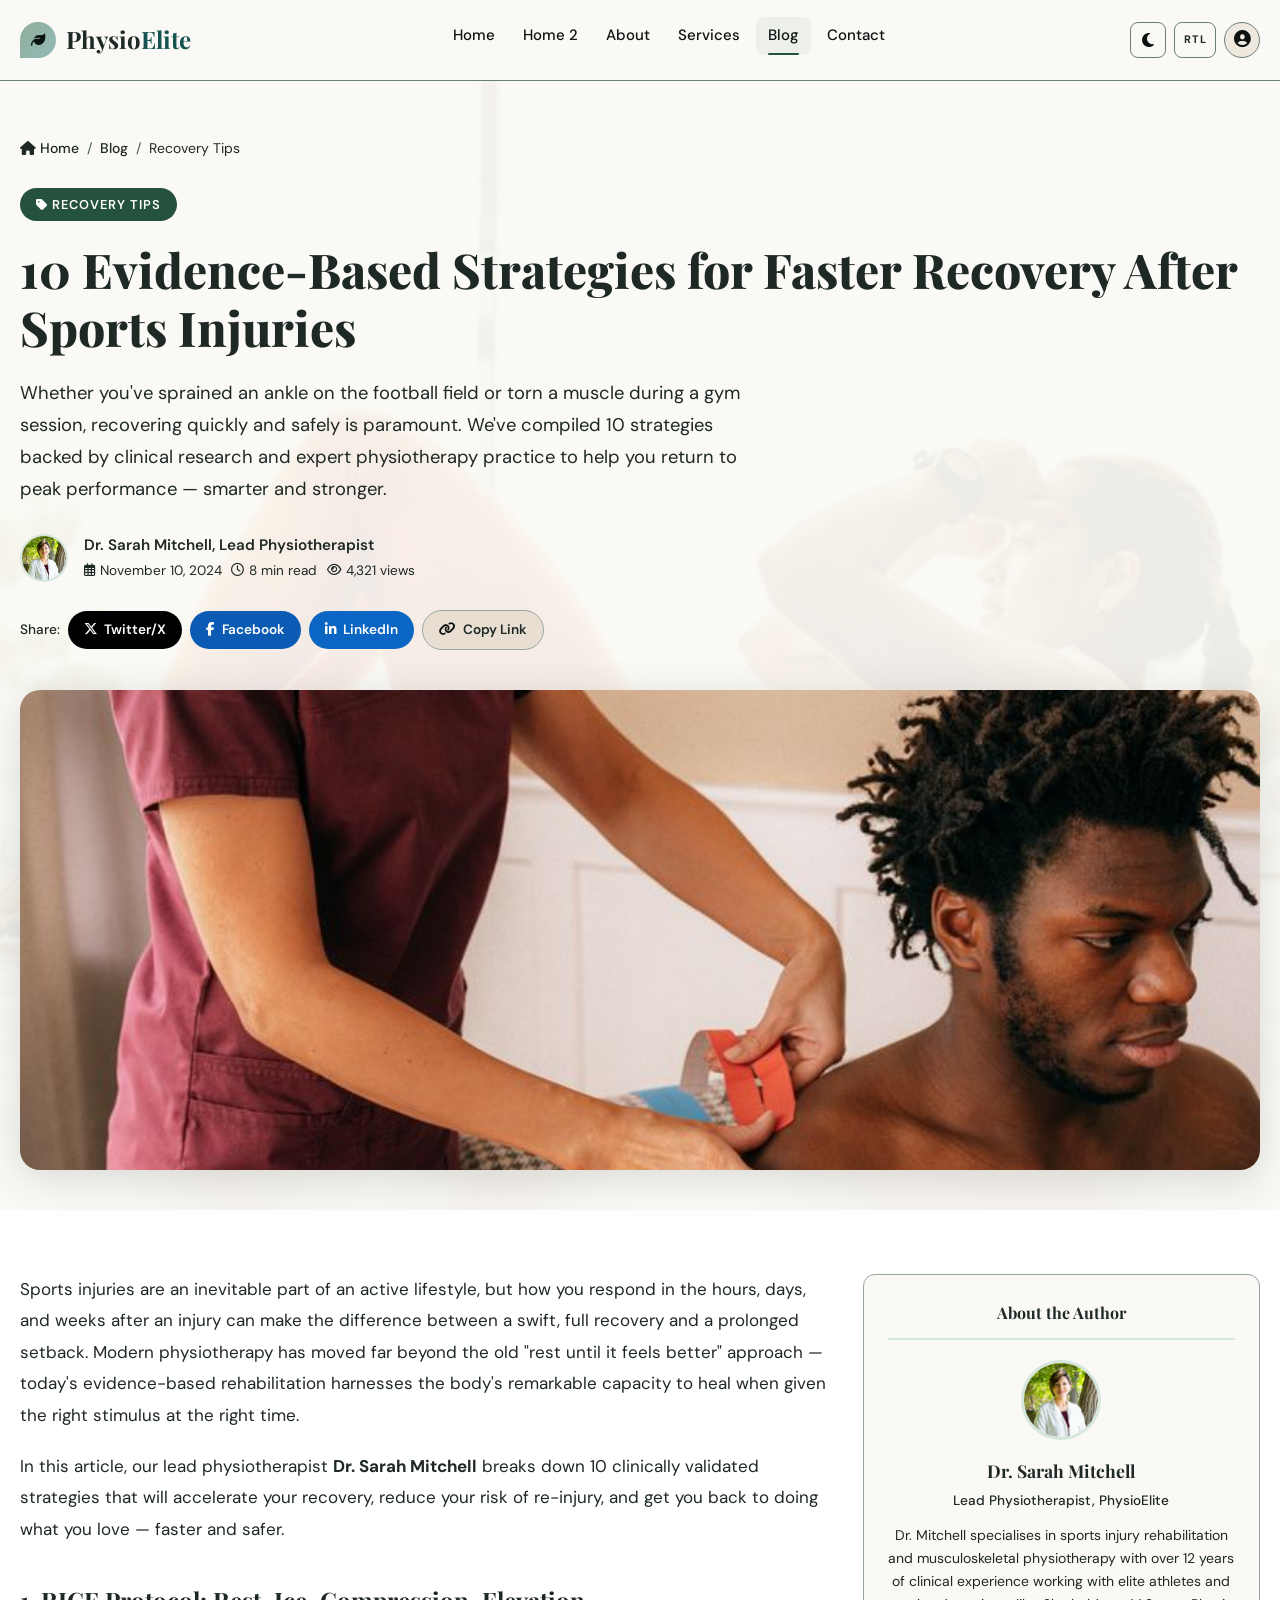
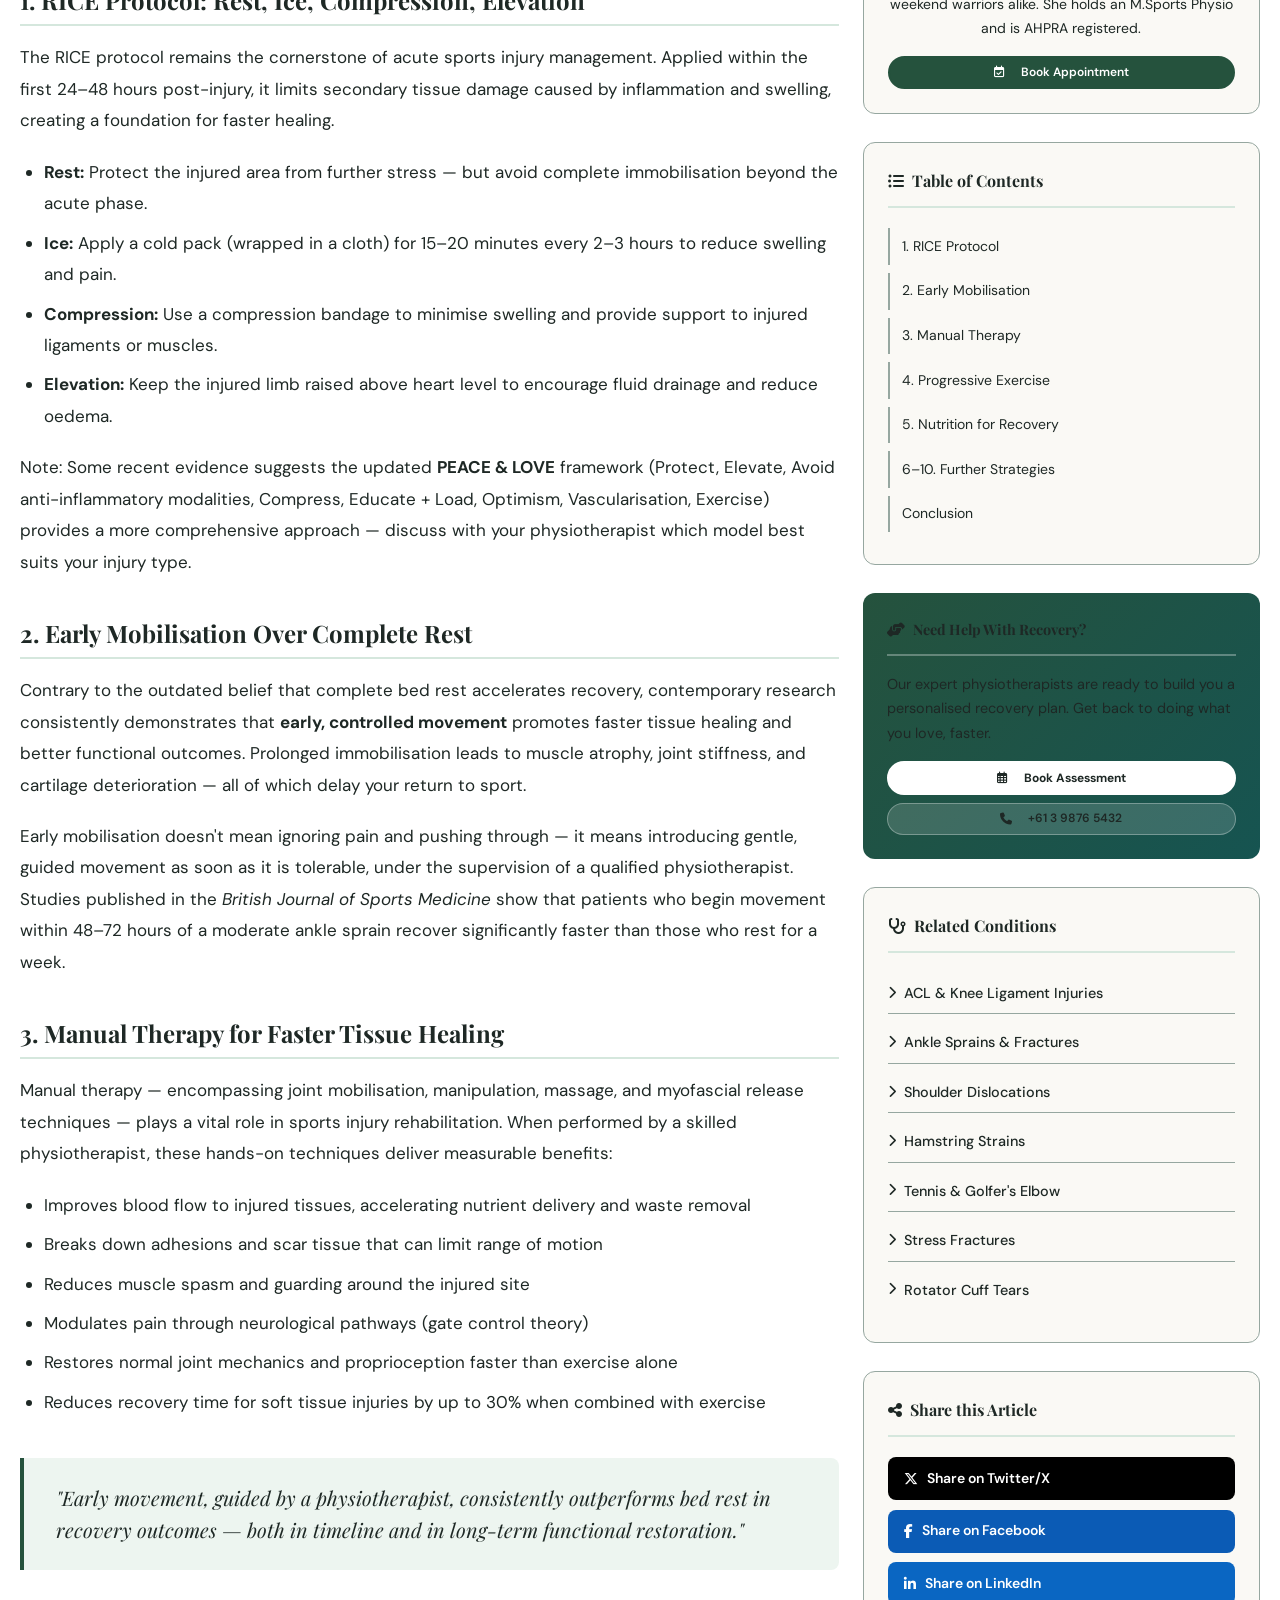
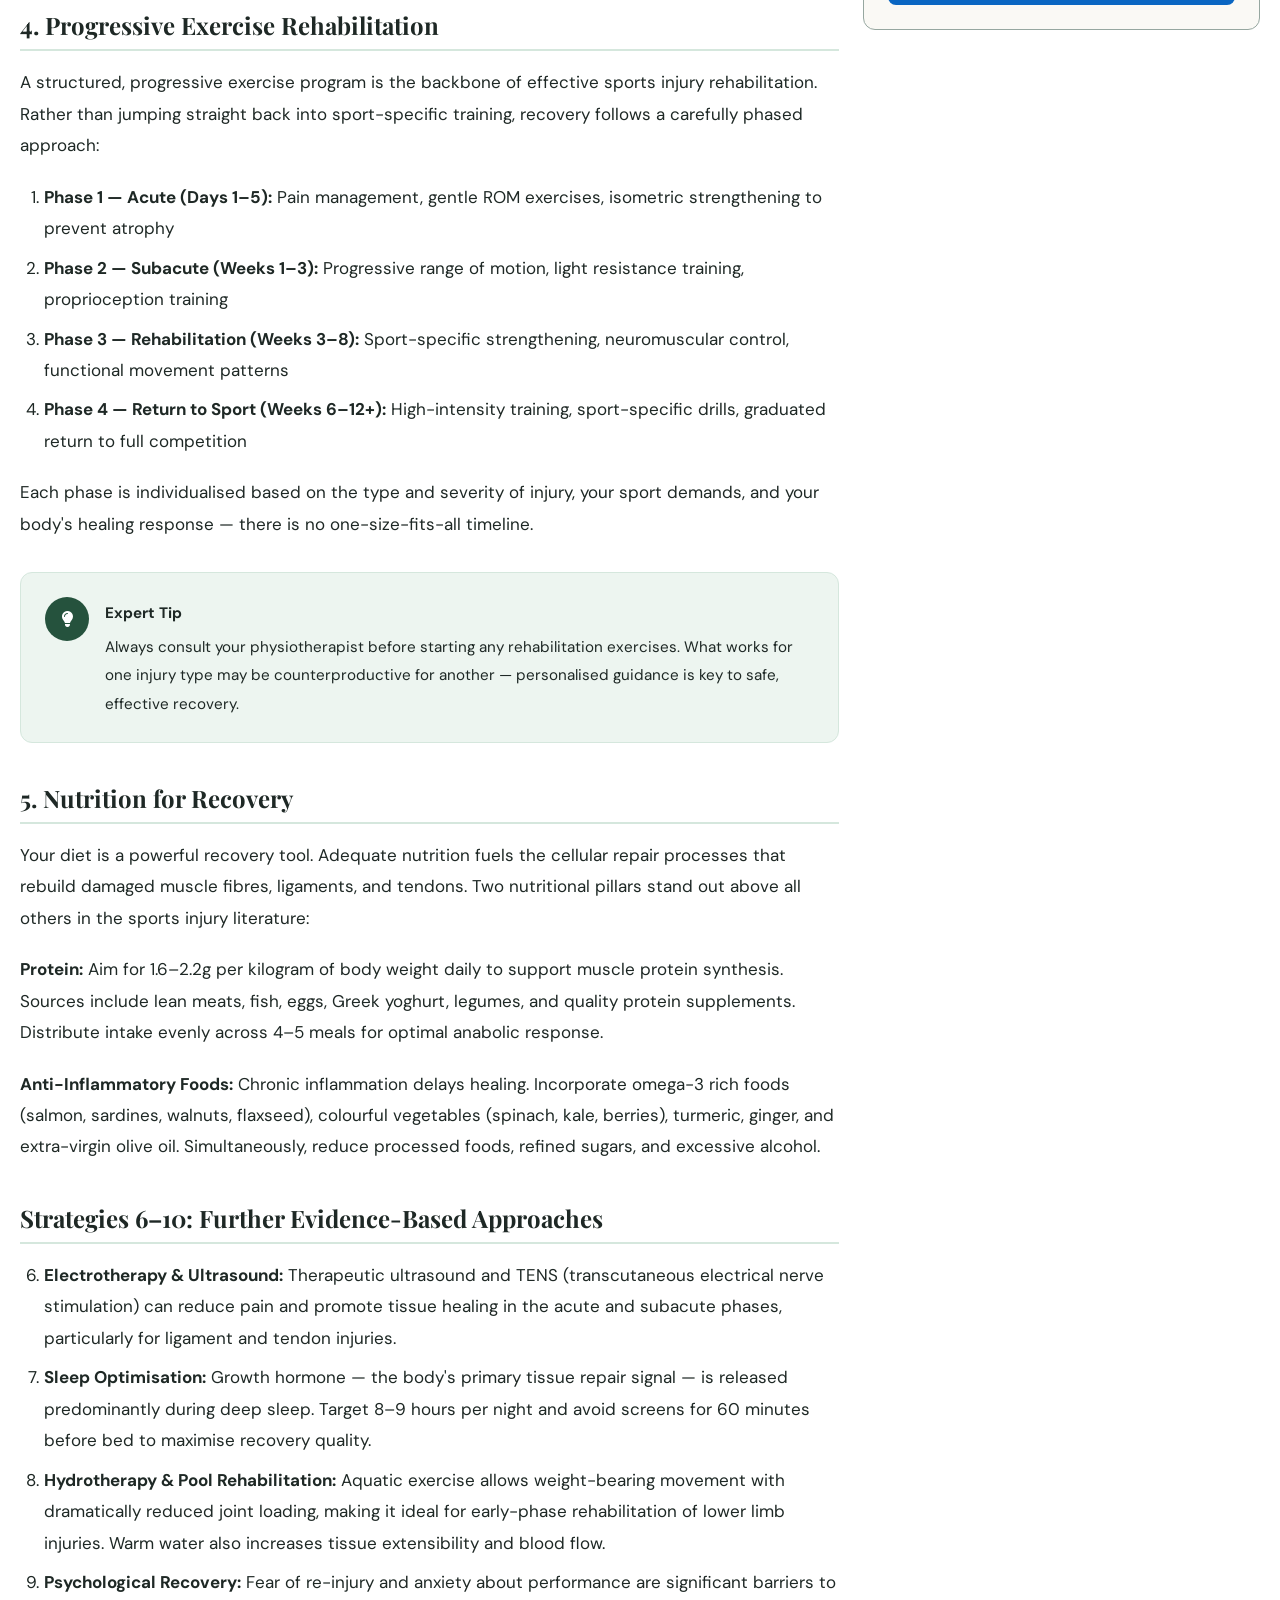
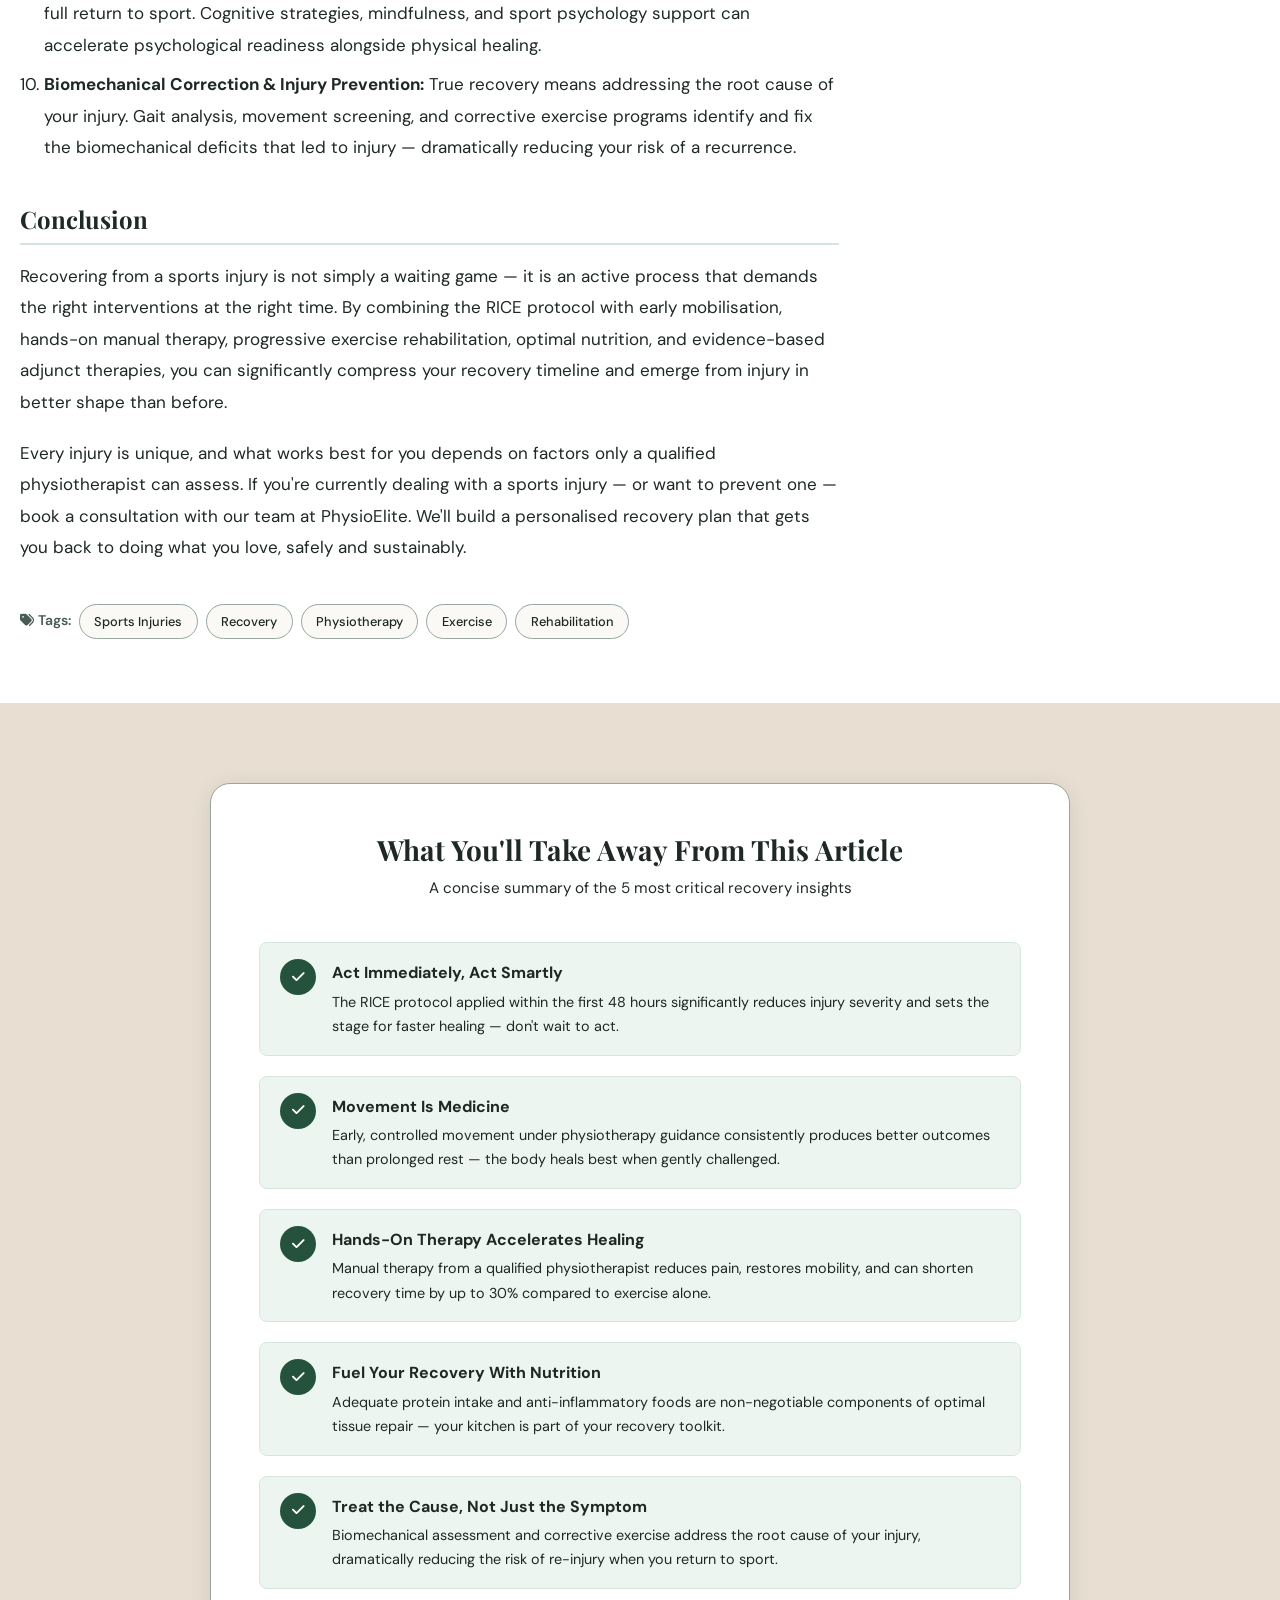
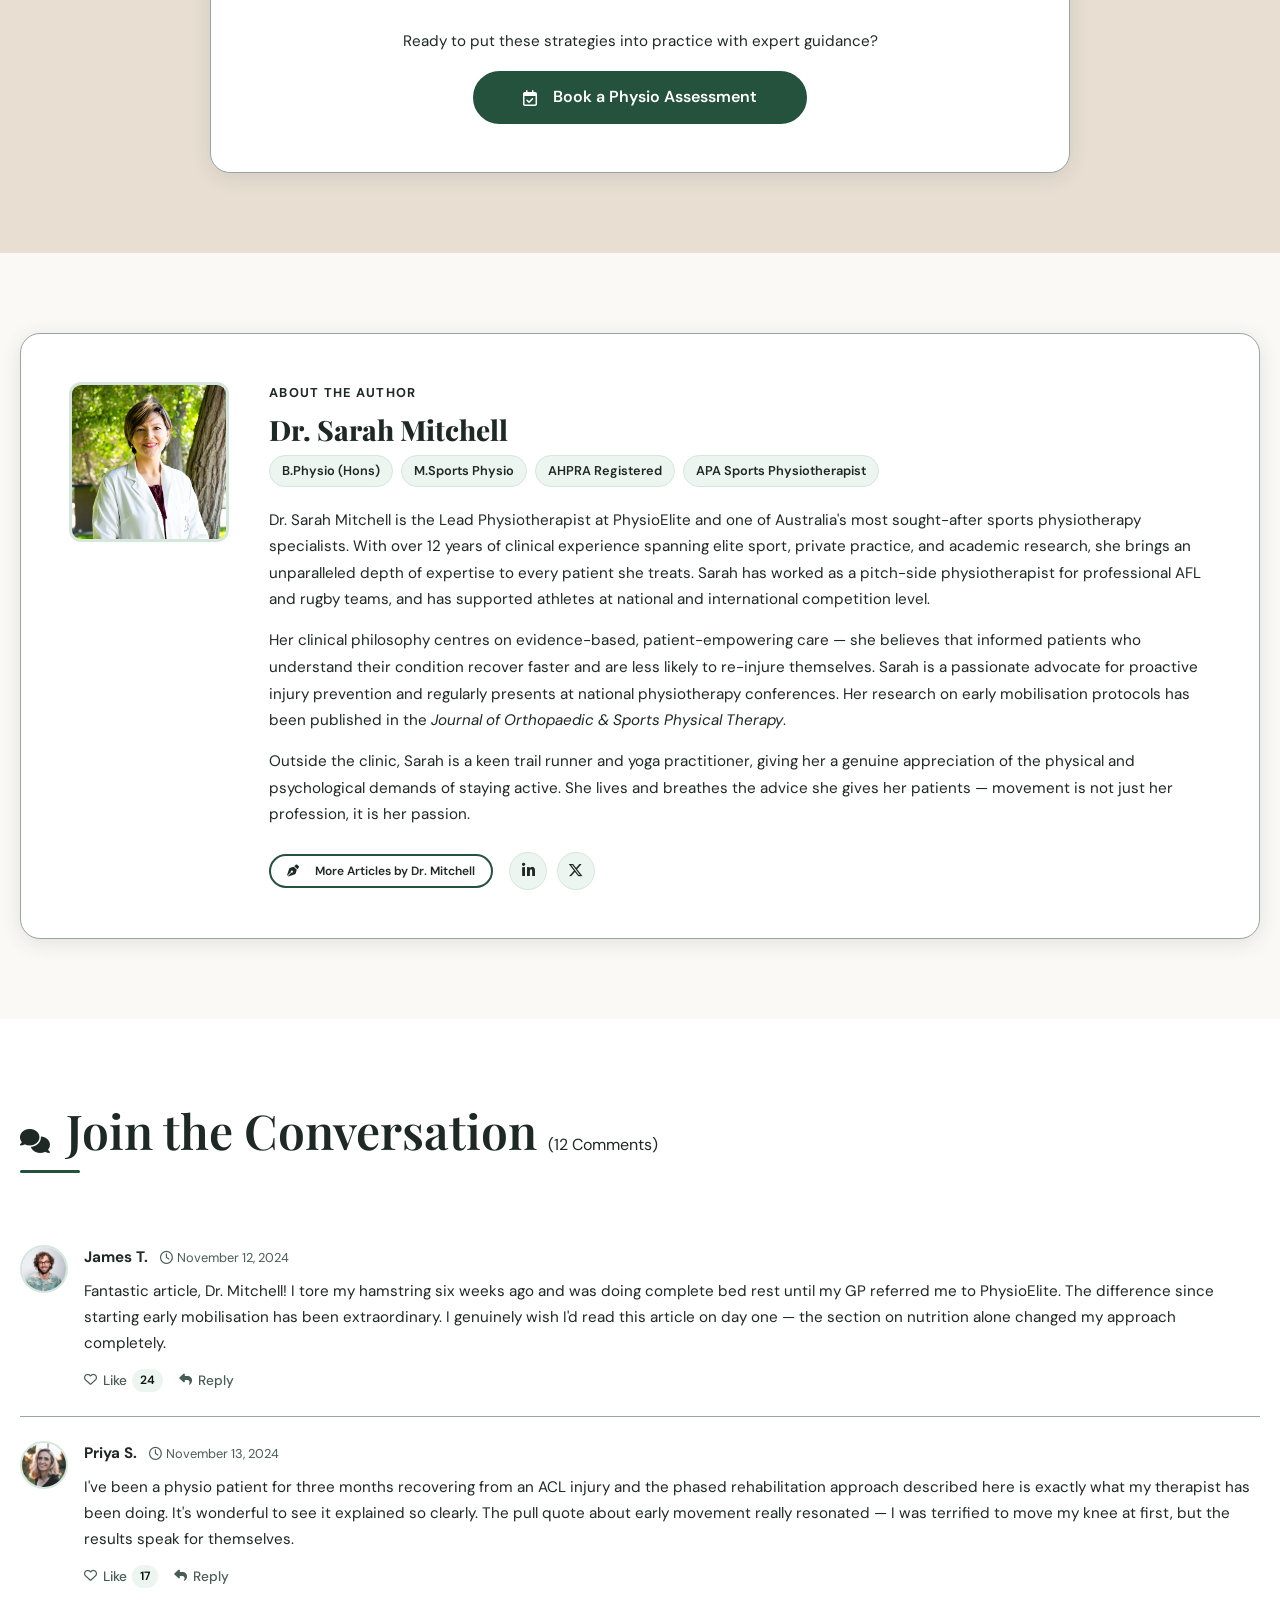
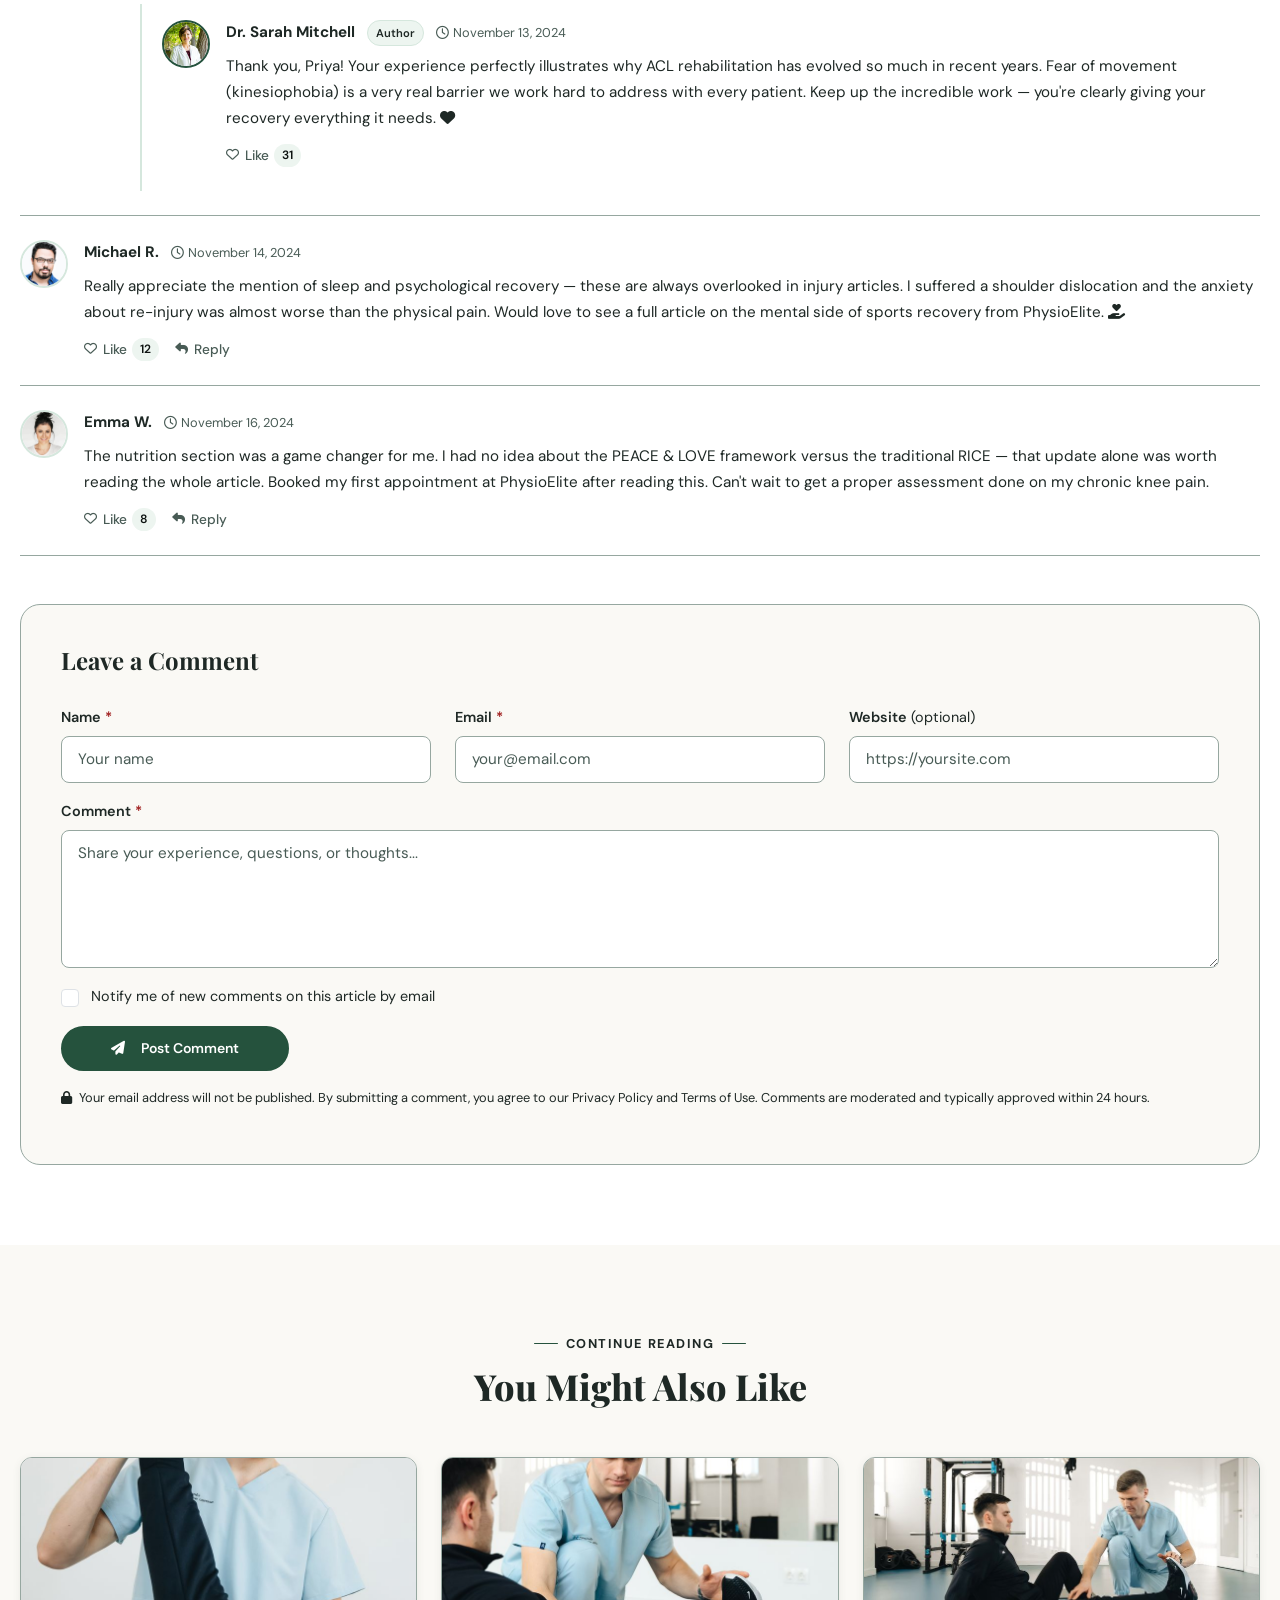
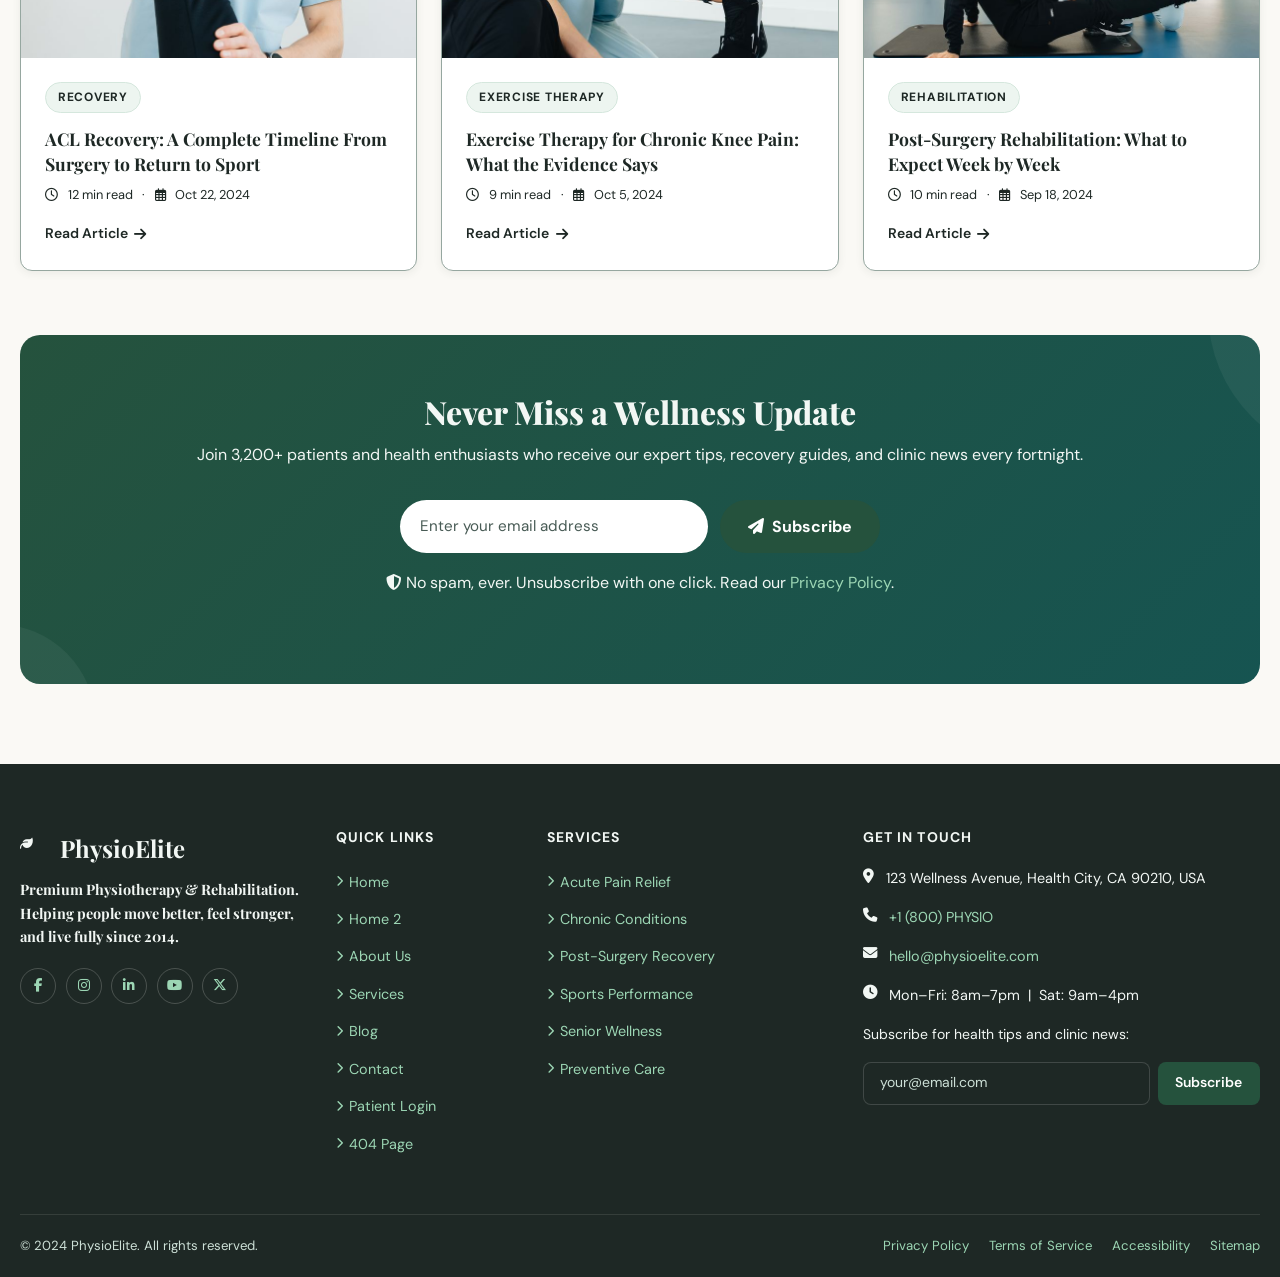
<file: pages/blog-details.html>
<!DOCTYPE html>
<html lang="en">
<head>
  <meta charset="UTF-8" />
  <meta name="viewport" content="width=device-width, initial-scale=1.0" />
  <title>10 Evidence-Based Strategies for Faster Recovery After Sports Injuries | PhysioElite Blog</title>
  <link rel="icon" type="image/svg+xml" href="../assets/img/favicon.svg" />
  <meta name="description" content="Discover 10 evidence-based physiotherapy strategies to speed up your sports injury recovery, backed by clinical research and expert guidance from PhysioElite." />
  <meta name="keywords" content="sports injury recovery, physiotherapy, RICE protocol, rehabilitation, manual therapy, sports physio" />
  <meta name="author" content="Dr. Sarah Mitchell" />
  <meta name="robots" content="index, follow" />
  <link rel="canonical" href="https://www.physioelite.com.au/blog/sports-injury-recovery-strategies" />

  <!-- Open Graph -->
  <meta property="og:type" content="article" />
  <meta property="og:title" content="10 Evidence-Based Strategies for Faster Recovery After Sports Injuries" />
  <meta property="og:description" content="Discover 10 evidence-based physiotherapy strategies to speed up your sports injury recovery." />
  <meta property="og:image" content="../assets/img/sports-taping.jpg" />
  <meta property="og:url" content="https://www.physioelite.com.au/blog/sports-injury-recovery-strategies" />
  <meta property="og:site_name" content="PhysioElite" />
  <meta property="article:published_time" content="2024-11-10T08:00:00+10:00" />
  <meta property="article:author" content="Dr. Sarah Mitchell" />
  <meta property="article:section" content="Recovery Tips" />
  <meta property="article:tag" content="Sports Injuries" />
  <meta property="article:tag" content="Recovery" />
  <meta property="article:tag" content="Physiotherapy" />

  <!-- Twitter Card -->
  <meta name="twitter:card" content="summary_large_image" />
  <meta name="twitter:title" content="10 Evidence-Based Strategies for Faster Recovery After Sports Injuries" />
  <meta name="twitter:description" content="Discover 10 evidence-based physiotherapy strategies to speed up your sports injury recovery." />
  <meta name="twitter:image" content="../assets/img/sports-taping.jpg" />
  <meta name="twitter:site" content="@PhysioEliteAU" />
  <meta name="twitter:creator" content="@DrSarahMitchell" />

  <!-- Schema.org Article Structured Data -->
  <script type="application/ld+json">
  {
    "@context": "https://schema.org",
    "@type": "Article",
    "headline": "10 Evidence-Based Strategies for Faster Recovery After Sports Injuries",
    "description": "Discover 10 evidence-based physiotherapy strategies to speed up your sports injury recovery, backed by clinical research and expert guidance from PhysioElite.",
    "image": "../assets/img/sports-taping.jpg",
    "author": {
      "@type": "Person",
      "name": "Dr. Sarah Mitchell",
      "jobTitle": "Lead Physiotherapist",
      "url": "https://www.physioelite.com.au/team/dr-sarah-mitchell"
    },
    "publisher": {
      "@type": "Organization",
      "name": "PhysioElite",
      "logo": {
        "@type": "ImageObject",
        "url": "https://www.physioelite.com.au/assets/images/logo.png"
      }
    },
    "datePublished": "2024-11-10",
    "dateModified": "2024-11-10",
    "mainEntityOfPage": {
      "@type": "WebPage",
      "@id": "https://www.physioelite.com.au/blog/sports-injury-recovery-strategies"
    },
    "articleSection": "Recovery Tips",
    "keywords": "sports injury, physiotherapy, recovery, rehabilitation"
  }
  </script>

  <!-- Bootstrap 5.3 -->
  <link rel="stylesheet" href="https://cdn.jsdelivr.net/npm/bootstrap@5.3.2/dist/css/bootstrap.min.css" />
  <!-- Font Awesome 6 -->
  <link rel="stylesheet" href="https://cdnjs.cloudflare.com/ajax/libs/font-awesome/6.5.0/css/all.min.css" />
  <!-- Google Fonts -->
  <link rel="preconnect" href="https://fonts.googleapis.com" />
  <link rel="preconnect" href="https://fonts.gstatic.com" crossorigin />
  <link href="https://fonts.googleapis.com/css2?family=DM+Sans:ital,opsz,wght@0,9..40,300;0,9..40,400;0,9..40,500;0,9..40,600;0,9..40,700;1,9..40,400&family=Playfair+Display:ital,wght@0,400;0,600;0,700;0,800;1,400;1,600&display=swap" rel="stylesheet" />
  <!-- Shared CSS -->
  <link rel="stylesheet" href="../assets/css/style.css" />

  <style>
    /* ═══════════════════════════════════════════════
       CSS CUSTOM PROPERTIES
    ═══════════════════════════════════════════════ */
    :root {
      --sage: #8FAE9B;
      --sage-dark: #7a9988;
      --sage-light: #c5d8cc;
      --sage-tint: #edf4f0;
      --teal: #6B9C9A;
      --teal-dark: #5a8886;
      --ivory: #FAF9F5;
      --beige: #E8DFD2;
      --charcoal: #303A38;
      --charcoal-light: #4a5a57;
      --text-body: #3d4a47;
      --text-muted: #7a8b88;
      --border-light: #e8ede9;
      --font-body: 'DM Sans', sans-serif;
      --font-heading: 'Playfair Display', serif;
      --shadow-sm: 0 2px 8px rgba(48,58,56,0.08);
      --shadow-md: 0 4px 20px rgba(48,58,56,0.12);
      --shadow-lg: 0 8px 40px rgba(48,58,56,0.16);
      --radius-sm: 8px;
      --radius-md: 12px;
      --radius-lg: 20px;
      --transition: all 0.3s ease;
    }

    /* ═══════════════════════════════════════════════
       READING PROGRESS BAR
    ═══════════════════════════════════════════════ */
    #reading-progress {
      position: fixed;
      top: 0;
      left: 0;
      width: 0%;
      height: 3px;
      background: linear-gradient(90deg, var(--sage), var(--teal));
      z-index: 9999;
      transition: width 0.1s linear;
    }

    /* ═══════════════════════════════════════════════
       GLOBAL BASE
    ═══════════════════════════════════════════════ */
    *, *::before, *::after { box-sizing: border-box; }

    body {
      font-family: var(--font-body);
      color: var(--text-body);
      background: #fff;
      line-height: 1.7;
      font-size: 16px;
    }

    h1, h2, h3, h4, h5, h6 {
      font-family: var(--font-heading);
      color: var(--charcoal);
      line-height: 1.3;
    }

    a { color: var(--teal); text-decoration: none; transition: var(--transition); }
    a:hover { color: var(--sage-dark); }

    img { max-width: 100%; height: auto; }

    .btn { font-family: var(--font-body); font-weight: 600; border-radius: 50px; transition: var(--transition); }

    .btn-sage {
      background: var(--sage);
      color: #fff;
      border: 2px solid var(--sage);
    }
    .btn-sage:hover {
      background: var(--sage-dark);
      border-color: var(--sage-dark);
      color: #fff;
      transform: translateY(-2px);
      box-shadow: 0 6px 20px rgba(143,174,155,0.4);
    }

    .btn-outline-sage {
      background: transparent;
      color: var(--sage-dark);
      border: 2px solid var(--sage);
    }
    .btn-outline-sage:hover {
      background: var(--sage);
      color: #fff;
      transform: translateY(-2px);
    }

    .btn-charcoal {
      background: var(--charcoal);
      color: #fff;
      border: 2px solid var(--charcoal);
    }
    .btn-charcoal:hover {
      background: var(--charcoal-light);
      border-color: var(--charcoal-light);
      color: #fff;
      transform: translateY(-2px);
    }

    /* ═══════════════════════════════════════════════
       STICKY NAVBAR
    ═══════════════════════════════════════════════ */
    .navbar {
      background: rgba(250,249,245,0.97);
      backdrop-filter: blur(12px);
      border-bottom: 1px solid var(--border-light);
      padding: 0.85rem 0;
      position: sticky;
      top: 3px; /* below progress bar */
      z-index: 1050;
      transition: box-shadow 0.3s ease;
    }
    .navbar.scrolled { box-shadow: var(--shadow-md); }

    .navbar-brand {
      font-family: var(--font-heading);
      font-size: 1.5rem;
      font-weight: 700;
      color: var(--charcoal) !important;
      letter-spacing: -0.02em;
    }
    .navbar-brand span { color: var(--sage); }

    .nav-link {
      font-family: var(--font-body);
      font-weight: 500;
      color: var(--charcoal) !important;
      padding: 0.5rem 0.85rem !important;
      border-radius: var(--radius-sm);
      transition: var(--transition);
      font-size: 0.95rem;
    }
    .nav-link:hover, .nav-link.active {
      color: var(--sage-dark) !important;
      background: var(--sage-tint);
    }

    .navbar-toggler { border: none; padding: 4px 8px; }
    .navbar-toggler:focus { box-shadow: none; }
    .navbar-toggler-icon {
      background-image: url("data:image/svg+xml,%3csvg xmlns='http://www.w3.org/2000/svg' viewBox='0 0 30 30'%3e%3cpath stroke='%23303A38' stroke-linecap='round' stroke-miterlimit='10' stroke-width='2' d='M4 7h22M4 15h22M4 23h22'/%3e%3c%2fsvg%3e");
    }

    .btn-book-nav {
      background: var(--sage);
      color: #fff !important;
      padding: 0.5rem 1.25rem !important;
      border-radius: 50px !important;
      font-weight: 600 !important;
    }
    .btn-book-nav:hover {
      background: var(--sage-dark) !important;
      transform: translateY(-1px);
      box-shadow: 0 4px 14px rgba(143,174,155,0.4);
    }

    /* ═══════════════════════════════════════════════
       SECTION 1 — ARTICLE HEADER
    ═══════════════════════════════════════════════ */
    .article-header {
      background: var(--ivory);
      padding: 3.5rem 0 2.5rem;
    }

    .breadcrumb {
      background: none;
      padding: 0;
      margin-bottom: 1.25rem;
      font-size: 0.875rem;
    }
    .breadcrumb-item a { color: var(--teal); font-weight: 500; }
    .breadcrumb-item.active { color: var(--text-muted); }
    .breadcrumb-item + .breadcrumb-item::before { color: var(--text-muted); }

    .category-badge {
      display: inline-block;
      background: var(--sage);
      color: #fff;
      font-size: 0.8rem;
      font-weight: 600;
      letter-spacing: 0.08em;
      text-transform: uppercase;
      padding: 0.35rem 1rem;
      border-radius: 50px;
      margin-bottom: 1.25rem;
    }

    .article-title {
      font-size: clamp(1.75rem, 4vw, 3rem);
      font-weight: 800;
      color: var(--charcoal);
      line-height: 1.2;
      margin-bottom: 1.25rem;
    }

    .article-excerpt {
      font-size: 1.15rem;
      color: var(--charcoal-light);
      max-width: 760px;
      line-height: 1.75;
      margin-bottom: 1.75rem;
    }

    .author-row {
      display: flex;
      align-items: center;
      gap: 1rem;
      flex-wrap: wrap;
      margin-bottom: 1.75rem;
    }

    .author-avatar {
      width: 48px;
      height: 48px;
      border-radius: 50%;
      object-fit: cover;
      border: 2px solid var(--sage-light);
    }

    .author-info { display: flex; flex-direction: column; }
    .author-name {
      font-weight: 600;
      color: var(--charcoal);
      font-size: 0.95rem;
    }
    .author-meta {
      color: var(--text-muted);
      font-size: 0.85rem;
      display: flex;
      align-items: center;
      gap: 0.6rem;
      flex-wrap: wrap;
    }
    .author-meta span { display: flex; align-items: center; gap: 0.3rem; }
    .author-meta i { color: var(--sage); font-size: 0.8rem; }

    .share-buttons { display: flex; gap: 0.5rem; align-items: center; flex-wrap: wrap; }
    .share-btn {
      display: inline-flex;
      align-items: center;
      gap: 0.4rem;
      padding: 0.45rem 1rem;
      border-radius: 50px;
      font-size: 0.85rem;
      font-weight: 600;
      border: none;
      cursor: pointer;
      transition: var(--transition);
      text-decoration: none;
    }
    .share-btn-twitter { background: #000; color: #fff; }
    .share-btn-twitter:hover { background: #333; color: #fff; transform: translateY(-2px); }
    .share-btn-facebook { background: #1877F2; color: #fff; }
    .share-btn-facebook:hover { background: #0d6efd; color: #fff; transform: translateY(-2px); }
    .share-btn-linkedin { background: #0A66C2; color: #fff; }
    .share-btn-linkedin:hover { background: #0952a0; color: #fff; transform: translateY(-2px); }
    .share-btn-copy { background: var(--beige); color: var(--charcoal); border: 1px solid var(--border-light); }
    .share-btn-copy:hover { background: var(--sage); color: #fff; transform: translateY(-2px); }
    .share-label { color: var(--text-muted); font-size: 0.85rem; font-weight: 500; }

    .featured-image-wrap {
      margin-top: 2.5rem;
      border-radius: var(--radius-lg);
      overflow: hidden;
      box-shadow: var(--shadow-lg);
    }
    .featured-image-wrap img {
      width: 100%;
      height: 480px;
      object-fit: cover;
      display: block;
    }

    /* ═══════════════════════════════════════════════
       SECTION 2 — ARTICLE BODY + SIDEBAR
    ═══════════════════════════════════════════════ */
    .article-body-section {
      background: #fff;
      padding: 4rem 0;
    }

    /* Article Content */
    .article-content {
      font-size: 1.0625rem;
      line-height: 1.85;
      color: var(--text-body);
    }
    .article-content h2 {
      font-size: 1.5rem;
      font-weight: 700;
      color: var(--charcoal);
      margin: 2.5rem 0 1rem;
      padding-bottom: 0.5rem;
      border-bottom: 2px solid var(--sage-light);
    }
    .article-content p { margin-bottom: 1.25rem; }
    .article-content ul, .article-content ol {
      padding-left: 1.5rem;
      margin-bottom: 1.25rem;
    }
    .article-content li { margin-bottom: 0.5rem; }
    .article-content strong { color: var(--charcoal); }

    /* Pull Quote */
    .pull-quote {
      border-left: 4px solid var(--sage);
      background: var(--sage-tint);
      padding: 1.5rem 2rem;
      margin: 2.5rem 0;
      border-radius: 0 var(--radius-sm) var(--radius-sm) 0;
    }
    .pull-quote p {
      font-family: var(--font-heading);
      font-size: 1.25rem;
      font-style: italic;
      color: var(--charcoal);
      margin: 0;
      line-height: 1.6;
    }

    /* Expert Callout */
    .expert-callout {
      background: var(--sage-tint);
      border: 1px solid var(--sage-light);
      border-radius: var(--radius-md);
      padding: 1.5rem;
      margin: 2rem 0;
      display: flex;
      align-items: flex-start;
      gap: 1rem;
    }
    .expert-callout-icon {
      width: 44px;
      height: 44px;
      background: var(--sage);
      border-radius: 50%;
      display: flex;
      align-items: center;
      justify-content: center;
      flex-shrink: 0;
    }
    .expert-callout-icon i { color: #fff; font-size: 1rem; }
    .expert-callout-content { flex: 1; }
    .expert-callout-content strong { color: var(--charcoal); font-size: 0.95rem; }
    .expert-callout-content p { margin: 0.3rem 0 0; color: var(--text-body); font-size: 0.95rem; }

    /* Article Tags */
    .article-tags { display: flex; flex-wrap: wrap; gap: 0.5rem; margin-top: 2.5rem; align-items: center; }
    .tag-label { font-weight: 600; color: var(--text-muted); font-size: 0.875rem; }
    .tag-pill {
      background: var(--ivory);
      color: var(--charcoal-light);
      border: 1px solid var(--border-light);
      padding: 0.3rem 0.9rem;
      border-radius: 50px;
      font-size: 0.8rem;
      font-weight: 500;
      transition: var(--transition);
      text-decoration: none;
    }
    .tag-pill:hover { background: var(--sage); color: #fff; border-color: var(--sage); }

    /* Sidebar */
    .article-sidebar { position: relative; }

    .sidebar-card {
      background: var(--ivory);
      border-radius: var(--radius-md);
      padding: 1.5rem;
      margin-bottom: 1.75rem;
      border: 1px solid var(--border-light);
    }
    .sidebar-card-title {
      font-family: var(--font-heading);
      font-size: 1rem;
      font-weight: 700;
      color: var(--charcoal);
      margin-bottom: 1.25rem;
      padding-bottom: 0.75rem;
      border-bottom: 2px solid var(--sage-light);
    }

    /* Author Bio Card */
    .author-bio-card {
      text-align: center;
    }
    .author-bio-avatar {
      width: 80px;
      height: 80px;
      border-radius: 50%;
      object-fit: cover;
      margin: 0 auto 1rem;
      border: 3px solid var(--sage-light);
      display: block;
    }
    .author-bio-name {
      font-family: var(--font-heading);
      font-size: 1.1rem;
      font-weight: 700;
      color: var(--charcoal);
      margin-bottom: 0.2rem;
    }
    .author-bio-role {
      color: var(--sage-dark);
      font-size: 0.85rem;
      font-weight: 500;
      margin-bottom: 0.75rem;
    }
    .author-bio-text {
      font-size: 0.875rem;
      color: var(--charcoal-light);
      line-height: 1.65;
      margin-bottom: 1rem;
    }

    /* Table of Contents */
    .toc-sticky {
      position: sticky;
      top: 90px;
    }
    .toc-list { list-style: none; padding: 0; margin: 0; }
    .toc-list li { margin-bottom: 0.5rem; }
    .toc-list a {
      display: block;
      padding: 0.4rem 0.75rem;
      border-left: 2px solid var(--border-light);
      color: var(--text-muted);
      font-size: 0.875rem;
      transition: var(--transition);
      border-radius: 0 var(--radius-sm) var(--radius-sm) 0;
    }
    .toc-list a:hover, .toc-list a.active {
      border-left-color: var(--sage);
      color: var(--charcoal);
      background: var(--sage-tint);
      padding-left: 1rem;
    }

    /* CTA Sidebar Card */
    .cta-sidebar-card {
      background: linear-gradient(135deg, var(--sage) 0%, var(--teal) 100%);
      color: #fff;
      border: none;
    }
    .cta-sidebar-card .sidebar-card-title { color: #fff; border-bottom-color: rgba(255,255,255,0.3); }
    .cta-sidebar-card p { font-size: 0.9rem; color: rgba(255,255,255,0.9); margin-bottom: 1rem; }
    .btn-white {
      background: #fff;
      color: var(--sage-dark);
      border: 2px solid #fff;
      font-weight: 700;
    }
    .btn-white:hover {
      background: transparent;
      color: #fff;
      transform: translateY(-2px);
    }

    /* Related Conditions */
    .related-conditions-list { list-style: none; padding: 0; margin: 0; }
    .related-conditions-list li {
      padding: 0.5rem 0;
      border-bottom: 1px solid var(--border-light);
      display: flex;
      align-items: center;
      gap: 0.5rem;
    }
    .related-conditions-list li:last-child { border-bottom: none; }
    .related-conditions-list a { color: var(--text-body); font-size: 0.9rem; font-weight: 500; }
    .related-conditions-list a:hover { color: var(--teal); }
    .related-conditions-list i { color: var(--sage); font-size: 0.8rem; }

    /* Sidebar Share */
    .sidebar-share-btns { display: flex; flex-direction: column; gap: 0.6rem; }
    .sidebar-share-btn {
      display: flex;
      align-items: center;
      gap: 0.6rem;
      padding: 0.6rem 1rem;
      border-radius: var(--radius-sm);
      font-size: 0.875rem;
      font-weight: 600;
      cursor: pointer;
      border: none;
      transition: var(--transition);
      text-decoration: none;
    }
    .sidebar-share-btn-tw { background: #000; color: #fff; }
    .sidebar-share-btn-tw:hover { background: #333; color: #fff; transform: translateX(4px); }
    .sidebar-share-btn-fb { background: #1877F2; color: #fff; }
    .sidebar-share-btn-fb:hover { background: #0d6efd; color: #fff; transform: translateX(4px); }
    .sidebar-share-btn-li { background: #0A66C2; color: #fff; }
    .sidebar-share-btn-li:hover { background: #0952a0; color: #fff; transform: translateX(4px); }

    /* ═══════════════════════════════════════════════
       SECTION 3 — KEY TAKEAWAYS
    ═══════════════════════════════════════════════ */
    .key-takeaways-section {
      background: var(--beige);
      padding: 5rem 0;
    }
    .takeaways-box {
      background: #fff;
      border-radius: var(--radius-lg);
      padding: 3rem;
      box-shadow: var(--shadow-md);
      max-width: 860px;
      margin: 0 auto;
      border: 1px solid var(--border-light);
    }
    .takeaways-title {
      font-size: 1.75rem;
      font-weight: 700;
      color: var(--charcoal);
      text-align: center;
      margin-bottom: 0.5rem;
    }
    .takeaways-subtitle {
      text-align: center;
      color: var(--text-muted);
      margin-bottom: 2.5rem;
      font-size: 0.95rem;
    }
    .takeaway-item {
      display: flex;
      align-items: flex-start;
      gap: 1rem;
      margin-bottom: 1.25rem;
      padding: 1rem 1.25rem;
      background: var(--sage-tint);
      border-radius: var(--radius-sm);
      border: 1px solid var(--sage-light);
      transition: var(--transition);
    }
    .takeaway-item:hover { transform: translateX(6px); box-shadow: var(--shadow-sm); }
    .takeaway-check {
      width: 36px;
      height: 36px;
      background: var(--sage);
      border-radius: 50%;
      display: flex;
      align-items: center;
      justify-content: center;
      flex-shrink: 0;
    }
    .takeaway-check i { color: #fff; font-size: 0.9rem; }
    .takeaway-text { flex: 1; }
    .takeaway-text strong { color: var(--charcoal); display: block; margin-bottom: 0.2rem; }
    .takeaway-text p { margin: 0; color: var(--charcoal-light); font-size: 0.9rem; }
    .takeaways-cta { text-align: center; margin-top: 2.5rem; }

    /* ═══════════════════════════════════════════════
       SECTION 4 — AUTHOR PROFILE
    ═══════════════════════════════════════════════ */
    .author-profile-section {
      background: var(--ivory);
      padding: 5rem 0;
    }
    .author-profile-card {
      background: #fff;
      border-radius: var(--radius-lg);
      padding: 3rem;
      box-shadow: var(--shadow-md);
      border: 1px solid var(--border-light);
      display: flex;
      gap: 2.5rem;
      align-items: flex-start;
    }
    .author-profile-photo {
      width: 160px;
      height: 160px;
      border-radius: var(--radius-md);
      object-fit: cover;
      flex-shrink: 0;
      border: 3px solid var(--sage-light);
    }
    .author-profile-body { flex: 1; }
    .author-profile-label {
      font-size: 0.8rem;
      font-weight: 700;
      letter-spacing: 0.1em;
      text-transform: uppercase;
      color: var(--sage-dark);
      margin-bottom: 0.5rem;
    }
    .author-profile-name {
      font-size: 1.75rem;
      font-weight: 800;
      color: var(--charcoal);
      margin-bottom: 0.4rem;
    }
    .author-credentials {
      display: flex;
      gap: 0.5rem;
      flex-wrap: wrap;
      margin-bottom: 1.25rem;
    }
    .cred-badge {
      background: var(--sage-tint);
      color: var(--sage-dark);
      border: 1px solid var(--sage-light);
      padding: 0.25rem 0.75rem;
      border-radius: 50px;
      font-size: 0.8rem;
      font-weight: 600;
    }
    .author-bio-paragraphs p {
      color: var(--charcoal-light);
      line-height: 1.75;
      margin-bottom: 0.9rem;
      font-size: 0.95rem;
    }
    .author-profile-actions {
      display: flex;
      align-items: center;
      gap: 1rem;
      flex-wrap: wrap;
      margin-top: 1.5rem;
    }
    .author-social {
      display: flex;
      gap: 0.6rem;
    }
    .author-social a {
      width: 38px;
      height: 38px;
      border-radius: 50%;
      background: var(--sage-tint);
      display: flex;
      align-items: center;
      justify-content: center;
      color: var(--sage-dark);
      font-size: 0.95rem;
      border: 1px solid var(--sage-light);
      transition: var(--transition);
    }
    .author-social a:hover { background: var(--sage); color: #fff; transform: translateY(-3px); }

    /* ═══════════════════════════════════════════════
       SECTION 5 — COMMENTS
    ═══════════════════════════════════════════════ */
    .comments-section {
      background: #fff;
      padding: 5rem 0;
    }
    .section-title-line {
      position: relative;
      display: inline-block;
      padding-bottom: 0.75rem;
    }
    .section-title-line::after {
      content: '';
      position: absolute;
      bottom: 0;
      left: 0;
      width: 60px;
      height: 3px;
      background: var(--sage);
      border-radius: 2px;
    }

    .comment-item {
      display: flex;
      gap: 1rem;
      padding: 1.5rem 0;
      border-bottom: 1px solid var(--border-light);
    }
    .comment-avatar {
      width: 48px;
      height: 48px;
      border-radius: 50%;
      object-fit: cover;
      flex-shrink: 0;
      border: 2px solid var(--sage-light);
    }
    .comment-body { flex: 1; }
    .comment-header {
      display: flex;
      align-items: center;
      gap: 0.75rem;
      flex-wrap: wrap;
      margin-bottom: 0.5rem;
    }
    .comment-author { font-weight: 700; color: var(--charcoal); font-size: 0.95rem; }
    .comment-date { color: var(--text-muted); font-size: 0.8rem; }
    .comment-text { color: var(--text-body); font-size: 0.95rem; line-height: 1.7; margin-bottom: 0.75rem; }
    .comment-actions { display: flex; align-items: center; gap: 1rem; }
    .comment-action-btn {
      display: flex;
      align-items: center;
      gap: 0.35rem;
      background: none;
      border: none;
      color: var(--text-muted);
      font-size: 0.85rem;
      font-weight: 500;
      cursor: pointer;
      padding: 0;
      transition: var(--transition);
      font-family: var(--font-body);
    }
    .comment-action-btn:hover { color: var(--sage-dark); }
    .comment-action-btn i { font-size: 0.8rem; }
    .comment-like-count {
      background: var(--sage-tint);
      color: var(--sage-dark);
      border-radius: 50px;
      padding: 0.1rem 0.5rem;
      font-size: 0.75rem;
      font-weight: 600;
    }

    .nested-comment {
      margin-left: 3.5rem;
      border-left: 2px solid var(--sage-light);
      padding-left: 1.25rem;
    }

    /* Comment Form */
    .comment-form-wrap {
      background: var(--ivory);
      border-radius: var(--radius-lg);
      padding: 2.5rem;
      margin-top: 3rem;
      border: 1px solid var(--border-light);
    }
    .comment-form-title {
      font-size: 1.5rem;
      font-weight: 700;
      color: var(--charcoal);
      margin-bottom: 1.75rem;
    }
    .form-label { font-weight: 600; font-size: 0.9rem; color: var(--charcoal); margin-bottom: 0.4rem; }
    .form-control, .form-select {
      border: 1.5px solid var(--border-light);
      border-radius: var(--radius-sm);
      padding: 0.7rem 1rem;
      font-family: var(--font-body);
      font-size: 0.95rem;
      color: var(--text-body);
      background: #fff;
      transition: var(--transition);
    }
    .form-control:focus, .form-select:focus {
      border-color: var(--sage);
      box-shadow: 0 0 0 3px rgba(143,174,155,0.15);
      outline: none;
    }
    .form-control::placeholder { color: var(--text-muted); }
    .privacy-note { font-size: 0.8rem; color: var(--text-muted); margin-top: 1rem; }

    /* ═══════════════════════════════════════════════
       SECTION 6 — RELATED ARTICLES
    ═══════════════════════════════════════════════ */
    .related-articles-section {
      background: var(--ivory);
      padding: 5rem 0;
    }
    .section-eyebrow {
      font-size: 0.8rem;
      font-weight: 700;
      letter-spacing: 0.12em;
      text-transform: uppercase;
      color: var(--sage-dark);
      margin-bottom: 0.5rem;
    }
    .section-heading {
      font-size: 2.25rem;
      font-weight: 800;
      color: var(--charcoal);
      margin-bottom: 3rem;
    }

    .related-card {
      background: #fff;
      border-radius: var(--radius-md);
      overflow: hidden;
      box-shadow: var(--shadow-sm);
      border: 1px solid var(--border-light);
      transition: var(--transition);
      height: 100%;
    }
    .related-card:hover { box-shadow: var(--shadow-md); transform: translateY(-6px); }
    .related-card-img {
      width: 100%;
      height: 200px;
      object-fit: cover;
      display: block;
    }
    .related-card-body { padding: 1.5rem; }
    .related-category-badge {
      display: inline-block;
      background: var(--sage-tint);
      color: var(--sage-dark);
      border: 1px solid var(--sage-light);
      font-size: 0.75rem;
      font-weight: 700;
      letter-spacing: 0.06em;
      text-transform: uppercase;
      padding: 0.25rem 0.75rem;
      border-radius: 50px;
      margin-bottom: 0.9rem;
    }
    .related-card-title {
      font-size: 1.1rem;
      font-weight: 700;
      color: var(--charcoal);
      margin-bottom: 0.5rem;
      line-height: 1.4;
    }
    .related-card-title a { color: var(--charcoal); }
    .related-card-title a:hover { color: var(--teal); }
    .related-card-meta {
      display: flex;
      align-items: center;
      gap: 0.6rem;
      font-size: 0.8rem;
      color: var(--text-muted);
    }
    .related-card-meta i { color: var(--sage); }
    .related-card-link {
      display: inline-flex;
      align-items: center;
      gap: 0.4rem;
      color: var(--teal);
      font-weight: 600;
      font-size: 0.875rem;
      margin-top: 1rem;
    }
    .related-card-link:hover { color: var(--sage-dark); gap: 0.6rem; }

    /* Newsletter Banner */
    .newsletter-banner {
      background: linear-gradient(135deg, var(--sage) 0%, var(--teal) 100%);
      border-radius: var(--radius-lg);
      padding: 3.5rem;
      margin-top: 4rem;
      text-align: center;
      color: #fff;
      position: relative;
      overflow: hidden;
    }
    .newsletter-banner::before {
      content: '';
      position: absolute;
      top: -50%;
      right: -20%;
      width: 300px;
      height: 300px;
      background: rgba(255,255,255,0.05);
      border-radius: 50%;
    }
    .newsletter-banner::after {
      content: '';
      position: absolute;
      bottom: -40%;
      left: -10%;
      width: 200px;
      height: 200px;
      background: rgba(255,255,255,0.05);
      border-radius: 50%;
    }
    .newsletter-banner h3 {
      font-size: 2rem;
      font-weight: 800;
      color: #fff;
      margin-bottom: 0.5rem;
    }
    .newsletter-banner p { color: rgba(255,255,255,0.9); font-size: 1rem; margin-bottom: 2rem; }
    .newsletter-form { display: flex; gap: 0.75rem; max-width: 480px; margin: 0 auto; }
    .newsletter-input {
      flex: 1;
      padding: 0.8rem 1.25rem;
      border-radius: 50px;
      border: none;
      font-family: var(--font-body);
      font-size: 0.95rem;
      outline: none;
    }
    .newsletter-input:focus { box-shadow: 0 0 0 3px rgba(255,255,255,0.3); }
    .newsletter-submit {
      background: var(--charcoal);
      color: #fff;
      border: none;
      padding: 0.8rem 1.75rem;
      border-radius: 50px;
      font-weight: 700;
      font-family: var(--font-body);
      cursor: pointer;
      transition: var(--transition);
      white-space: nowrap;
    }
    .newsletter-submit:hover { background: #000; transform: translateY(-2px); }
    .newsletter-privacy { color: rgba(255,255,255,0.65); font-size: 0.8rem; margin-top: 1rem; }

    /* ═══════════════════════════════════════════════
       FOOTER
    ═══════════════════════════════════════════════ */
    .site-footer {
      background: var(--charcoal);
      color: rgba(255,255,255,0.75);
      padding: 4.5rem 0 0;
    }
    .footer-brand { font-family: var(--font-heading); font-size: 1.75rem; font-weight: 700; color: #fff; margin-bottom: 0.75rem; }
    .footer-brand span { color: var(--sage); }
    .footer-desc { font-size: 0.9rem; line-height: 1.7; max-width: 300px; margin-bottom: 1.5rem; }
    .footer-social { display: flex; gap: 0.6rem; }
    .footer-social a {
      width: 38px; height: 38px; border-radius: 50%;
      background: rgba(255,255,255,0.08);
      display: flex; align-items: center; justify-content: center;
      color: rgba(255,255,255,0.7);
      font-size: 0.95rem;
      transition: var(--transition);
      border: 1px solid rgba(255,255,255,0.1);
    }
    .footer-social a:hover { background: var(--sage); color: #fff; transform: translateY(-3px); border-color: var(--sage); }
    .footer-heading { font-family: var(--font-heading); font-size: 1.1rem; color: #fff; font-weight: 600; margin-bottom: 1.25rem; }
    .footer-links { list-style: none; padding: 0; margin: 0; }
    .footer-links li { margin-bottom: 0.6rem; }
    .footer-links a { color: rgba(255,255,255,0.65); font-size: 0.9rem; transition: var(--transition); }
    .footer-links a:hover { color: var(--sage); padding-left: 4px; }
    .footer-contact-item {
      display: flex; align-items: flex-start; gap: 0.75rem;
      margin-bottom: 0.75rem; font-size: 0.9rem;
    }
    .footer-contact-item i { color: var(--sage); margin-top: 3px; width: 16px; flex-shrink: 0; }
    .footer-bottom {
      border-top: 1px solid rgba(255,255,255,0.08);
      padding: 1.5rem 0;
      margin-top: 3rem;
      text-align: center;
    }
    .footer-bottom p { margin: 0; font-size: 0.85rem; color: rgba(255,255,255,0.45); }
    .footer-bottom a { color:rgba(255,255,255,0.88); }
    .footer-bottom a:hover { color: var(--sage); }

    /* ═══════════════════════════════════════════════
       SCROLL REVEAL ANIMATIONS
    ═══════════════════════════════════════════════ */
    .reveal {
      opacity: 0;
      transform: translateY(28px);
      transition: opacity 0.65s ease, transform 0.65s ease;
    }
    .reveal.visible { opacity: 1; transform: translateY(0); }
    .reveal-delay-1 { transition-delay: 0.1s; }
    .reveal-delay-2 { transition-delay: 0.2s; }
    .reveal-delay-3 { transition-delay: 0.3s; }
    .reveal-delay-4 { transition-delay: 0.4s; }

    /* ═══════════════════════════════════════════════
       TOAST / COPY NOTIFICATION
    ═══════════════════════════════════════════════ */
    .copy-toast {
      position: fixed;
      bottom: 2rem;
      right: 2rem;
      background: var(--charcoal);
      color: #fff;
      padding: 0.75rem 1.5rem;
      border-radius: var(--radius-sm);
      font-size: 0.9rem;
      font-weight: 500;
      z-index: 9999;
      opacity: 0;
      transform: translateY(20px);
      transition: all 0.35s ease;
      pointer-events: none;
    }
    .copy-toast.show { opacity: 1; transform: translateY(0); }

    /* ═══════════════════════════════════════════════
       RESPONSIVE
    ═══════════════════════════════════════════════ */
    @media (max-width: 991.98px) {
      .article-sidebar { margin-top: 3rem; }
      .toc-sticky { position: relative; top: auto; }
      .author-profile-card { flex-direction: column; align-items: center; text-align: center; }
      .author-credentials { justify-content: center; }
      .author-profile-actions { justify-content: center; }
      .nested-comment { margin-left: 1.5rem; }
      .newsletter-form { flex-direction: column; }
    }

    @media (max-width: 767.98px) {
      .author-row { gap: 0.75rem; }
      .share-buttons { gap: 0.4rem; }
      .share-btn { padding: 0.4rem 0.75rem; font-size: 0.8rem; }
      .featured-image-wrap img { height: 240px; }
      .takeaways-box { padding: 2rem 1.25rem; }
      .comment-form-wrap { padding: 1.75rem 1.25rem; }
      .newsletter-banner { padding: 2.5rem 1.5rem; }
    }

    @media (max-width: 575.98px) {
      .article-title { font-size: 1.5rem; }
      .article-excerpt { font-size: 1rem; }
      .author-row { flex-direction: column; align-items: flex-start; gap: 0.5rem; }
      .share-buttons .share-label { width: 100%; }
      .author-profile-photo { width: 120px; height: 120px; }
    }
  </style>
  <link rel="stylesheet" href="../assets/css/contrast-fixes.css" />
  <link rel="stylesheet" href="../assets/css/rtl.css" />
  <link rel="stylesheet" href="../assets/css/responsive.css?v=2" />
</head>
<body>
  <!-- Reading Progress Bar -->
  <div id="reading-progress" role="progressbar" aria-label="Reading progress" aria-valuenow="0" aria-valuemin="0" aria-valuemax="100"></div>

  <!-- Copy Toast -->
  <div class="copy-toast" id="copyToast" role="alert" aria-live="polite">
    <i class="fas fa-check me-2"></i>Link copied to clipboard!
  </div>

  <!-- ═══════════════════════════════════════════════
       STICKY NAVBAR
  ═══════════════════════════════════════════════ -->
<nav id="mainNav" class="navbar navbar-expand-lg" aria-label="Main navigation">
    <div class="container">

      <!-- Brand -->
      <a class="navbar-brand" href="../index.html" aria-label="PhysioElite Home">
        <div class="brand-leaf" aria-hidden="true"><i class="fa-solid fa-leaf"></i></div>
        <span>Physio<span class="brand-name-pe">Elite</span></span>
      </a>

      <!-- Mobile Controls -->
      <div class="d-flex d-lg-none align-items-center gap-2 ms-auto">
        <button id="darkToggle" data-theme-toggle aria-label="Toggle dark mode">
          <i class="fa-solid fa-moon" id="darkIcon"></i>
        </button>
        <div class="dropdown">
          <a href="#" class="nav-profile-btn" role="button" data-bs-toggle="dropdown" aria-expanded="false" aria-label="Account menu">
            <i class="fa-solid fa-user-circle" aria-hidden="true"></i>
          </a>
          <ul class="dropdown-menu dropdown-menu-end border-0 shadow">
            <li><a class="dropdown-item" href="login.html"><i class="fa-solid fa-right-to-bracket me-2"></i>Login</a></li>
            <li><a class="dropdown-item" href="patient-dashboard.html"><i class="fa-solid fa-user-injured me-2"></i>Patient Dashboard</a></li>
            <li><a class="dropdown-item" href="admin-dashboard.html"><i class="fa-solid fa-user-shield me-2"></i>Admin Dashboard</a></li>
          </ul>
        </div>
        <button class="navbar-toggler" type="button" data-bs-toggle="collapse" data-bs-target="#navbarMenu" aria-controls="navbarMenu" aria-expanded="false" aria-label="Toggle navigation">
          <i class="fa-solid fa-bars navbar-toggler-icon"></i>
        </button>
      </div>

      <!-- Nav Menu -->
      <div class="collapse navbar-collapse" id="navbarMenu">
        <ul class="navbar-nav mx-auto gap-1" role="list">
          <li class="nav-item"><a class="nav-link nav-link-custom" href="home1.html">Home</a></li>
          <li class="nav-item"><a class="nav-link nav-link-custom" href="home2.html">Home 2</a></li>
          <li class="nav-item"><a class="nav-link nav-link-custom" href="about.html">About</a></li>
          <li class="nav-item"><a class="nav-link nav-link-custom" href="services.html">Services</a></li>
          <li class="nav-item"><a class="nav-link nav-link-custom" href="blog.html">Blog</a></li>
          <li class="nav-item"><a class="nav-link nav-link-custom" href="contact.html">Contact</a></li>
        </ul>
        <div class="d-flex align-items-center gap-2">
          <button id="darkToggleDesktop" class="d-none d-lg-flex" data-theme-toggle aria-label="Toggle dark mode" style="background:none;border:1.5px solid var(--border-color);color:var(--text-secondary);border-radius:var(--radius-sm);width:36px;height:36px;align-items:center;justify-content:center;cursor:pointer;transition:var(--transition);">
            <i class="fa-solid fa-moon" id="darkIconDesktop"></i>
          </button>
          <div class="dropdown">
            <a href="#" class="nav-profile-btn" role="button" data-bs-toggle="dropdown" aria-expanded="false" aria-label="Account menu">
              <i class="fa-solid fa-user-circle" aria-hidden="true"></i>
            </a>
            <ul class="dropdown-menu dropdown-menu-end border-0 shadow">
              <li><a class="dropdown-item" href="login.html"><i class="fa-solid fa-right-to-bracket me-2"></i>Login</a></li>
              <li><a class="dropdown-item" href="patient-dashboard.html"><i class="fa-solid fa-user-injured me-2"></i>Patient Dashboard</a></li>
              <li><a class="dropdown-item" href="admin-dashboard.html"><i class="fa-solid fa-user-shield me-2"></i>Admin Dashboard</a></li>
            </ul>
          </div>
        </div>
      </div>

    </div>
  </nav>

  <!-- ═══════════════════════════════════════════════
       SECTION 1 — ARTICLE HEADER
  ═══════════════════════════════════════════════ -->
  <section class="article-header" aria-label="Article header">
    <div class="container">

      <!-- Breadcrumb -->
      <nav aria-label="Breadcrumb">
        <ol class="breadcrumb">
          <li class="breadcrumb-item"><a href="../index.html"><i class="fas fa-home me-1"></i>Home</a></li>
          <li class="breadcrumb-item"><a href="blog.html">Blog</a></li>
          <li class="breadcrumb-item active" aria-current="page">Recovery Tips</li>
        </ol>
      </nav>

      <!-- Category Badge -->
      <div class="reveal">
        <span class="category-badge"><i class="fas fa-tag me-1"></i>Recovery Tips</span>
      </div>

      <!-- Title -->
      <h1 class="article-title reveal reveal-delay-1">
        10 Evidence-Based Strategies for Faster Recovery After Sports Injuries
      </h1>

      <!-- Excerpt -->
      <p class="article-excerpt reveal reveal-delay-2">
        Whether you've sprained an ankle on the football field or torn a muscle during a gym session,
        recovering quickly and safely is paramount. We've compiled 10 strategies backed by clinical
        research and expert physiotherapy practice to help you return to peak performance — smarter and stronger.
      </p>

      <!-- Author Row -->
      <div class="author-row reveal reveal-delay-2">
        <img src="../assets/img/staff-sarah-mitchell.jpg"
          alt="Dr. Sarah Mitchell" class="author-avatar" loading="lazy" />
        <div class="author-info">
          <span class="author-name">Dr. Sarah Mitchell, Lead Physiotherapist</span>
          <div class="author-meta">
            <span><i class="far fa-calendar-alt"></i>November 10, 2024</span>
            <span><i class="far fa-clock"></i>8 min read</span>
            <span><i class="far fa-eye"></i>4,321 views</span>
          </div>
        </div>
      </div>

      <!-- Share Buttons -->
      <div class="reveal reveal-delay-3">
        <div class="d-flex align-items-center flex-wrap gap-2">
          <span class="share-label">Share:</span>
          <div class="share-buttons">
            <a href="https://twitter.com/intent/tweet?url=https://physioelite.com.au/blog/sports-injury-recovery&text=10+Evidence-Based+Strategies+for+Faster+Recovery+After+Sports+Injuries"
              target="_blank" rel="noopener" class="share-btn share-btn-twitter" aria-label="Share on Twitter">
              <i class="fa-brands fa-x-twitter"></i> Twitter/X
            </a>
            <a href="https://www.facebook.com/sharer/sharer.php?u=https://physioelite.com.au/blog/sports-injury-recovery"
              target="_blank" rel="noopener" class="share-btn share-btn-facebook" aria-label="Share on Facebook">
              <i class="fab fa-facebook-f"></i> Facebook
            </a>
            <a href="https://www.linkedin.com/shareArticle?mini=true&url=https://physioelite.com.au/blog/sports-injury-recovery"
              target="_blank" rel="noopener" class="share-btn share-btn-linkedin" aria-label="Share on LinkedIn">
              <i class="fab fa-linkedin-in"></i> LinkedIn
            </a>
            <button class="share-btn share-btn-copy" id="copyLinkBtn" aria-label="Copy link to clipboard">
              <i class="fas fa-link"></i> Copy Link
            </button>
          </div>
        </div>
      </div>

      <!-- Featured Image -->
      <div class="featured-image-wrap reveal reveal-delay-4">
        <img id="articleHeroImage" src="../assets/img/sports-taping.jpg"
          alt="Physiotherapist treating a sports injury patient" loading="lazy" />
      </div>

    </div>
  </section>

  <!-- ═══════════════════════════════════════════════
       SECTION 2 — ARTICLE BODY + SIDEBAR
  ═══════════════════════════════════════════════ -->
  <section class="article-body-section" aria-label="Article content">
    <div class="container">
      <div class="row g-5">

        <!-- LEFT: Article Content -->
        <div class="col-lg-8">
          <article class="article-content reveal">

            <!-- Introduction -->
            <p>
              Sports injuries are an inevitable part of an active lifestyle, but how you respond in the
              hours, days, and weeks after an injury can make the difference between a swift, full recovery
              and a prolonged setback. Modern physiotherapy has moved far beyond the old "rest until it
              feels better" approach — today's evidence-based rehabilitation harnesses the body's remarkable
              capacity to heal when given the right stimulus at the right time.
            </p>
            <p>
              In this article, our lead physiotherapist <strong>Dr. Sarah Mitchell</strong> breaks down
              10 clinically validated strategies that will accelerate your recovery, reduce your risk of
              re-injury, and get you back to doing what you love — faster and safer.
            </p>

            <!-- Strategy 1 -->
            <h2 id="toc-1">1. RICE Protocol: Rest, Ice, Compression, Elevation</h2>
            <p>
              The RICE protocol remains the cornerstone of acute sports injury management. Applied within
              the first 24–48 hours post-injury, it limits secondary tissue damage caused by inflammation
              and swelling, creating a foundation for faster healing.
            </p>
            <ul>
              <li><strong>Rest:</strong> Protect the injured area from further stress — but avoid complete immobilisation beyond the acute phase.</li>
              <li><strong>Ice:</strong> Apply a cold pack (wrapped in a cloth) for 15–20 minutes every 2–3 hours to reduce swelling and pain.</li>
              <li><strong>Compression:</strong> Use a compression bandage to minimise swelling and provide support to injured ligaments or muscles.</li>
              <li><strong>Elevation:</strong> Keep the injured limb raised above heart level to encourage fluid drainage and reduce oedema.</li>
            </ul>
            <p>
              Note: Some recent evidence suggests the updated <strong>PEACE &amp; LOVE</strong> framework
              (Protect, Elevate, Avoid anti-inflammatory modalities, Compress, Educate + Load, Optimism,
              Vascularisation, Exercise) provides a more comprehensive approach — discuss with your
              physiotherapist which model best suits your injury type.
            </p>

            <!-- Strategy 2 -->
            <h2 id="toc-2">2. Early Mobilisation Over Complete Rest</h2>
            <p>
              Contrary to the outdated belief that complete bed rest accelerates recovery, contemporary
              research consistently demonstrates that <strong>early, controlled movement</strong> promotes
              faster tissue healing and better functional outcomes. Prolonged immobilisation leads to
              muscle atrophy, joint stiffness, and cartilage deterioration — all of which delay your return to sport.
            </p>
            <p>
              Early mobilisation doesn't mean ignoring pain and pushing through — it means introducing
              gentle, guided movement as soon as it is tolerable, under the supervision of a qualified
              physiotherapist. Studies published in the <em>British Journal of Sports Medicine</em> show
              that patients who begin movement within 48–72 hours of a moderate ankle sprain recover
              significantly faster than those who rest for a week.
            </p>

            <!-- Strategy 3 -->
            <h2 id="toc-3">3. Manual Therapy for Faster Tissue Healing</h2>
            <p>
              Manual therapy — encompassing joint mobilisation, manipulation, massage, and myofascial
              release techniques — plays a vital role in sports injury rehabilitation. When performed by
              a skilled physiotherapist, these hands-on techniques deliver measurable benefits:
            </p>
            <ul>
              <li>Improves blood flow to injured tissues, accelerating nutrient delivery and waste removal</li>
              <li>Breaks down adhesions and scar tissue that can limit range of motion</li>
              <li>Reduces muscle spasm and guarding around the injured site</li>
              <li>Modulates pain through neurological pathways (gate control theory)</li>
              <li>Restores normal joint mechanics and proprioception faster than exercise alone</li>
              <li>Reduces recovery time for soft tissue injuries by up to 30% when combined with exercise</li>
            </ul>

            <!-- Pull Quote -->
            <blockquote class="pull-quote">
              <p>"Early movement, guided by a physiotherapist, consistently outperforms bed rest in recovery outcomes — both in timeline and in long-term functional restoration."</p>
            </blockquote>

            <!-- Strategy 4 -->
            <h2 id="toc-4">4. Progressive Exercise Rehabilitation</h2>
            <p>
              A structured, progressive exercise program is the backbone of effective sports injury
              rehabilitation. Rather than jumping straight back into sport-specific training, recovery
              follows a carefully phased approach:
            </p>
            <ol>
              <li><strong>Phase 1 — Acute (Days 1–5):</strong> Pain management, gentle ROM exercises, isometric strengthening to prevent atrophy</li>
              <li><strong>Phase 2 — Subacute (Weeks 1–3):</strong> Progressive range of motion, light resistance training, proprioception training</li>
              <li><strong>Phase 3 — Rehabilitation (Weeks 3–8):</strong> Sport-specific strengthening, neuromuscular control, functional movement patterns</li>
              <li><strong>Phase 4 — Return to Sport (Weeks 6–12+):</strong> High-intensity training, sport-specific drills, graduated return to full competition</li>
            </ol>
            <p>
              Each phase is individualised based on the type and severity of injury, your sport demands,
              and your body's healing response — there is no one-size-fits-all timeline.
            </p>

            <!-- Expert Callout -->
            <div class="expert-callout" role="note" aria-label="Expert tip">
              <div class="expert-callout-icon">
                <i class="fas fa-lightbulb"></i>
              </div>
              <div class="expert-callout-content">
                <strong>Expert Tip</strong>
                <p>Always consult your physiotherapist before starting any rehabilitation exercises. What works for one injury type may be counterproductive for another — personalised guidance is key to safe, effective recovery.</p>
              </div>
            </div>

            <!-- Strategy 5 -->
            <h2 id="toc-5">5. Nutrition for Recovery</h2>
            <p>
              Your diet is a powerful recovery tool. Adequate nutrition fuels the cellular repair processes
              that rebuild damaged muscle fibres, ligaments, and tendons. Two nutritional pillars stand out
              above all others in the sports injury literature:
            </p>
            <p>
              <strong>Protein:</strong> Aim for 1.6–2.2g per kilogram of body weight daily to support
              muscle protein synthesis. Sources include lean meats, fish, eggs, Greek yoghurt, legumes,
              and quality protein supplements. Distribute intake evenly across 4–5 meals for optimal
              anabolic response.
            </p>
            <p>
              <strong>Anti-Inflammatory Foods:</strong> Chronic inflammation delays healing. Incorporate
              omega-3 rich foods (salmon, sardines, walnuts, flaxseed), colourful vegetables (spinach,
              kale, berries), turmeric, ginger, and extra-virgin olive oil. Simultaneously, reduce
              processed foods, refined sugars, and excessive alcohol.
            </p>

            <!-- Remaining Strategies 6–10 -->
            <h2 id="toc-6">Strategies 6–10: Further Evidence-Based Approaches</h2>
            <ol start="6">
              <li>
                <strong>Electrotherapy &amp; Ultrasound:</strong> Therapeutic ultrasound and TENS
                (transcutaneous electrical nerve stimulation) can reduce pain and promote tissue healing
                in the acute and subacute phases, particularly for ligament and tendon injuries.
              </li>
              <li>
                <strong>Sleep Optimisation:</strong> Growth hormone — the body's primary tissue repair
                signal — is released predominantly during deep sleep. Target 8–9 hours per night and
                avoid screens for 60 minutes before bed to maximise recovery quality.
              </li>
              <li>
                <strong>Hydrotherapy &amp; Pool Rehabilitation:</strong> Aquatic exercise allows
                weight-bearing movement with dramatically reduced joint loading, making it ideal for
                early-phase rehabilitation of lower limb injuries. Warm water also increases tissue
                extensibility and blood flow.
              </li>
              <li>
                <strong>Psychological Recovery:</strong> Fear of re-injury and anxiety about performance
                are significant barriers to full return to sport. Cognitive strategies, mindfulness,
                and sport psychology support can accelerate psychological readiness alongside physical healing.
              </li>
              <li>
                <strong>Biomechanical Correction &amp; Injury Prevention:</strong> True recovery means
                addressing the root cause of your injury. Gait analysis, movement screening, and
                corrective exercise programs identify and fix the biomechanical deficits that led to
                injury — dramatically reducing your risk of a recurrence.
              </li>
            </ol>

            <!-- Conclusion -->
            <h2 id="toc-conclusion">Conclusion</h2>
            <p>
              Recovering from a sports injury is not simply a waiting game — it is an active process
              that demands the right interventions at the right time. By combining the RICE protocol
              with early mobilisation, hands-on manual therapy, progressive exercise rehabilitation,
              optimal nutrition, and evidence-based adjunct therapies, you can significantly compress
              your recovery timeline and emerge from injury in better shape than before.
            </p>
            <p>
              Every injury is unique, and what works best for you depends on factors only a qualified
              physiotherapist can assess. If you're currently dealing with a sports injury — or want to
              prevent one — book a consultation with our team at PhysioElite. We'll build a personalised
              recovery plan that gets you back to doing what you love, safely and sustainably.
            </p>

            <!-- Article Tags -->
            <div class="article-tags" aria-label="Article tags">
              <span class="tag-label"><i class="fas fa-tags me-1"></i>Tags:</span>
              <a href="blog.html?tag=sports-injuries" class="tag-pill">Sports Injuries</a>
              <a href="blog.html?tag=recovery" class="tag-pill">Recovery</a>
              <a href="blog.html?tag=physiotherapy" class="tag-pill">Physiotherapy</a>
              <a href="blog.html?tag=exercise" class="tag-pill">Exercise</a>
              <a href="blog.html?tag=rehabilitation" class="tag-pill">Rehabilitation</a>
            </div>

          </article>
        </div><!-- /col-lg-8 -->

        <!-- RIGHT: Sidebar -->
        <aside class="col-lg-4 article-sidebar" aria-label="Article sidebar">
          <div class="toc-sticky">

            <!-- Author Bio Card -->
            <div class="sidebar-card author-bio-card reveal">
              <p class="sidebar-card-title">About the Author</p>
              <img src="../assets/img/staff-sarah-mitchell.jpg"
                alt="Dr. Sarah Mitchell" class="author-bio-avatar" loading="lazy" />
              <div class="author-bio-name">Dr. Sarah Mitchell</div>
              <div class="author-bio-role">Lead Physiotherapist, PhysioElite</div>
              <p class="author-bio-text">
                Dr. Mitchell specialises in sports injury rehabilitation and musculoskeletal physiotherapy
                with over 12 years of clinical experience working with elite athletes and weekend warriors alike.
                She holds an M.Sports Physio and is AHPRA registered.
              </p>
              <a href="contact.html#book" class="btn btn-sage btn-sm w-100">
                <i class="far fa-calendar-check me-2"></i>Book Appointment
              </a>
            </div>

            <!-- Table of Contents -->
            <div class="sidebar-card reveal reveal-delay-1">
              <p class="sidebar-card-title"><i class="fas fa-list-ul me-2"></i>Table of Contents</p>
              <nav aria-label="Article table of contents">
                <ul class="toc-list" id="tocList">
                  <li><a href="#toc-1" class="toc-link">1. RICE Protocol</a></li>
                  <li><a href="#toc-2" class="toc-link">2. Early Mobilisation</a></li>
                  <li><a href="#toc-3" class="toc-link">3. Manual Therapy</a></li>
                  <li><a href="#toc-4" class="toc-link">4. Progressive Exercise</a></li>
                  <li><a href="#toc-5" class="toc-link">5. Nutrition for Recovery</a></li>
                  <li><a href="#toc-6" class="toc-link">6–10. Further Strategies</a></li>
                  <li><a href="#toc-conclusion" class="toc-link">Conclusion</a></li>
                </ul>
              </nav>
            </div>

            <!-- CTA Card -->
            <div class="sidebar-card cta-sidebar-card reveal reveal-delay-2">
              <p class="sidebar-card-title"><i class="fas fa-hands-helping me-2"></i>Need Help With Recovery?</p>
              <p>Our expert physiotherapists are ready to build you a personalised recovery plan. Get back to doing what you love, faster.</p>
              <a href="contact.html#book" class="btn btn-white btn-sm w-100 mb-2">
                <i class="far fa-calendar-alt me-2"></i>Book Assessment
              </a>
              <a href="tel:+61398765432" class="btn btn-sm w-100" style="background:rgba(255,255,255,0.15);color:#fff;border:1px solid rgba(255,255,255,0.3);">
                <i class="fas fa-phone me-2"></i>+61 3 9876 5432
              </a>
            </div>

            <!-- Related Conditions -->
            <div class="sidebar-card reveal reveal-delay-3">
              <p class="sidebar-card-title"><i class="fas fa-stethoscope me-2"></i>Related Conditions</p>
              <ul class="related-conditions-list" aria-label="Related conditions">
                <li><i class="fas fa-chevron-right"></i><a href="services.html">ACL &amp; Knee Ligament Injuries</a></li>
                <li><i class="fas fa-chevron-right"></i><a href="services.html">Ankle Sprains &amp; Fractures</a></li>
                <li><i class="fas fa-chevron-right"></i><a href="services.html">Shoulder Dislocations</a></li>
                <li><i class="fas fa-chevron-right"></i><a href="services.html">Hamstring Strains</a></li>
                <li><i class="fas fa-chevron-right"></i><a href="services.html">Tennis &amp; Golfer's Elbow</a></li>
                <li><i class="fas fa-chevron-right"></i><a href="services.html">Stress Fractures</a></li>
                <li><i class="fas fa-chevron-right"></i><a href="services.html">Rotator Cuff Tears</a></li>
              </ul>
            </div>

            <!-- Share (Sidebar) -->
            <div class="sidebar-card reveal reveal-delay-4">
              <p class="sidebar-card-title"><i class="fas fa-share-alt me-2"></i>Share this Article</p>
              <div class="sidebar-share-btns">
                <a href="https://twitter.com/intent/tweet?url=https://physioelite.com.au/blog/sports-injury-recovery"
                  target="_blank" rel="noopener" class="sidebar-share-btn sidebar-share-btn-tw" aria-label="Share on Twitter">
                  <i class="fa-brands fa-x-twitter"></i> Share on Twitter/X
                </a>
                <a href="https://www.facebook.com/sharer/sharer.php?u=https://physioelite.com.au/blog/sports-injury-recovery"
                  target="_blank" rel="noopener" class="sidebar-share-btn sidebar-share-btn-fb" aria-label="Share on Facebook">
                  <i class="fab fa-facebook-f"></i> Share on Facebook
                </a>
                <a href="https://www.linkedin.com/shareArticle?mini=true&url=https://physioelite.com.au/blog/sports-injury-recovery"
                  target="_blank" rel="noopener" class="sidebar-share-btn sidebar-share-btn-li" aria-label="Share on LinkedIn">
                  <i class="fab fa-linkedin-in"></i> Share on LinkedIn
                </a>
              </div>
            </div>

          </div><!-- /toc-sticky -->
        </aside><!-- /sidebar -->

      </div><!-- /row -->
    </div><!-- /container -->
  </section>

  <!-- ═══════════════════════════════════════════════
       SECTION 3 — KEY TAKEAWAYS
  ═══════════════════════════════════════════════ -->
  <section class="key-takeaways-section" aria-labelledby="takeaways-heading">
    <div class="container">
      <div class="takeaways-box">
        <h2 class="takeaways-title reveal" id="takeaways-heading">What You'll Take Away From This Article</h2>
        <p class="takeaways-subtitle reveal">A concise summary of the 5 most critical recovery insights</p>

        <div class="takeaway-item reveal reveal-delay-1">
          <div class="takeaway-check"><i class="fas fa-check"></i></div>
          <div class="takeaway-text">
            <strong>Act Immediately, Act Smartly</strong>
            <p>The RICE protocol applied within the first 48 hours significantly reduces injury severity and sets the stage for faster healing — don't wait to act.</p>
          </div>
        </div>

        <div class="takeaway-item reveal reveal-delay-2">
          <div class="takeaway-check"><i class="fas fa-check"></i></div>
          <div class="takeaway-text">
            <strong>Movement Is Medicine</strong>
            <p>Early, controlled movement under physiotherapy guidance consistently produces better outcomes than prolonged rest — the body heals best when gently challenged.</p>
          </div>
        </div>

        <div class="takeaway-item reveal reveal-delay-2">
          <div class="takeaway-check"><i class="fas fa-check"></i></div>
          <div class="takeaway-text">
            <strong>Hands-On Therapy Accelerates Healing</strong>
            <p>Manual therapy from a qualified physiotherapist reduces pain, restores mobility, and can shorten recovery time by up to 30% compared to exercise alone.</p>
          </div>
        </div>

        <div class="takeaway-item reveal reveal-delay-3">
          <div class="takeaway-check"><i class="fas fa-check"></i></div>
          <div class="takeaway-text">
            <strong>Fuel Your Recovery With Nutrition</strong>
            <p>Adequate protein intake and anti-inflammatory foods are non-negotiable components of optimal tissue repair — your kitchen is part of your recovery toolkit.</p>
          </div>
        </div>

        <div class="takeaway-item reveal reveal-delay-4">
          <div class="takeaway-check"><i class="fas fa-check"></i></div>
          <div class="takeaway-text">
            <strong>Treat the Cause, Not Just the Symptom</strong>
            <p>Biomechanical assessment and corrective exercise address the root cause of your injury, dramatically reducing the risk of re-injury when you return to sport.</p>
          </div>
        </div>

        <div class="takeaways-cta reveal">
          <p class="text-muted mb-3" style="font-size:0.95rem;">Ready to put these strategies into practice with expert guidance?</p>
          <a href="contact.html#book" class="btn btn-sage btn-lg px-5">
            <i class="far fa-calendar-check me-2"></i>Book a Physio Assessment
          </a>
        </div>
      </div>
    </div>
  </section>

  <!-- ═══════════════════════════════════════════════
       SECTION 4 — AUTHOR PROFILE
  ═══════════════════════════════════════════════ -->
  <section class="author-profile-section" aria-labelledby="author-heading">
    <div class="container">
      <div class="author-profile-card reveal">

        <img src="../assets/img/staff-sarah-mitchell.jpg"
          alt="Dr. Sarah Mitchell, Lead Physiotherapist" class="author-profile-photo" loading="lazy" />

        <div class="author-profile-body">
          <div class="author-profile-label">About the Author</div>
          <h2 class="author-profile-name" id="author-heading">Dr. Sarah Mitchell</h2>
          <div class="author-credentials">
            <span class="cred-badge">B.Physio (Hons)</span>
            <span class="cred-badge">M.Sports Physio</span>
            <span class="cred-badge">AHPRA Registered</span>
            <span class="cred-badge">APA Sports Physiotherapist</span>
          </div>

          <div class="author-bio-paragraphs">
            <p>
              Dr. Sarah Mitchell is the Lead Physiotherapist at PhysioElite and one of Australia's most
              sought-after sports physiotherapy specialists. With over 12 years of clinical experience spanning
              elite sport, private practice, and academic research, she brings an unparalleled depth of expertise
              to every patient she treats. Sarah has worked as a pitch-side physiotherapist for professional AFL
              and rugby teams, and has supported athletes at national and international competition level.
            </p>
            <p>
              Her clinical philosophy centres on evidence-based, patient-empowering care — she believes that
              informed patients who understand their condition recover faster and are less likely to re-injure
              themselves. Sarah is a passionate advocate for proactive injury prevention and regularly presents
              at national physiotherapy conferences. Her research on early mobilisation protocols has been
              published in the <em>Journal of Orthopaedic &amp; Sports Physical Therapy</em>.
            </p>
            <p>
              Outside the clinic, Sarah is a keen trail runner and yoga practitioner, giving her a genuine
              appreciation of the physical and psychological demands of staying active. She lives and breathes
              the advice she gives her patients — movement is not just her profession, it is her passion.
            </p>
          </div>

          <div class="author-profile-actions">
            <a href="blog.html?author=dr-sarah-mitchell" class="btn btn-outline-sage btn-sm">
              <i class="fas fa-pen-nib me-2"></i>More Articles by Dr. Mitchell
            </a>
            <div class="author-social">
              <a href="https://linkedin.com" target="_blank" rel="noopener" aria-label="Dr. Mitchell on LinkedIn">
                <i class="fab fa-linkedin-in"></i>
              </a>
              <a href="https://twitter.com" target="_blank" rel="noopener" aria-label="Dr. Mitchell on Twitter">
                <i class="fa-brands fa-x-twitter"></i>
              </a>
            </div>
          </div>
        </div>

      </div>
    </div>
  </section>

  <!-- ═══════════════════════════════════════════════
       SECTION 5 — COMMENTS
  ═══════════════════════════════════════════════ -->
  <section class="comments-section" aria-labelledby="comments-heading">
    <div class="container" style="max-width: 860px;">

      <h2 class="section-title-line mb-5 reveal" id="comments-heading">
        <i class="fas fa-comments me-3" style="color:var(--sage);font-size:1.5rem;"></i>Join the Conversation
        <span style="color:var(--text-muted);font-size:1rem;font-family:var(--font-body);font-weight:400;"> (12 Comments)</span>
      </h2>

      <!-- Comment 1 -->
      <div class="comment-item reveal">
        <img src="../assets/img/patient-james-t.jpg"
          alt="James T." class="comment-avatar" loading="lazy" />
        <div class="comment-body">
          <div class="comment-header">
            <span class="comment-author">James T.</span>
            <span class="comment-date"><i class="far fa-clock me-1"></i>November 12, 2024</span>
          </div>
          <p class="comment-text">
            Fantastic article, Dr. Mitchell! I tore my hamstring six weeks ago and was doing complete bed
            rest until my GP referred me to PhysioElite. The difference since starting early mobilisation
            has been extraordinary. I genuinely wish I'd read this article on day one — the section on
            nutrition alone changed my approach completely.
          </p>
          <div class="comment-actions">
            <button class="comment-action-btn like-btn" aria-label="Like this comment" data-likes="24">
              <i class="far fa-heart"></i> Like <span class="comment-like-count">24</span>
            </button>
            <button class="comment-action-btn reply-btn" aria-label="Reply to James T.">
              <i class="fas fa-reply"></i> Reply
            </button>
          </div>
        </div>
      </div>

      <!-- Comment 2 (with nested reply) -->
      <div class="comment-item reveal">
        <img src="../assets/img/patient-priya-s.jpg"
          alt="Priya S." class="comment-avatar" loading="lazy" />
        <div class="comment-body w-100">
          <div class="comment-header">
            <span class="comment-author">Priya S.</span>
            <span class="comment-date"><i class="far fa-clock me-1"></i>November 13, 2024</span>
          </div>
          <p class="comment-text">
            I've been a physio patient for three months recovering from an ACL injury and the
            phased rehabilitation approach described here is exactly what my therapist has been
            doing. It's wonderful to see it explained so clearly. The pull quote about early movement
            really resonated — I was terrified to move my knee at first, but the results speak for themselves.
          </p>
          <div class="comment-actions">
            <button class="comment-action-btn like-btn" aria-label="Like this comment" data-likes="17">
              <i class="far fa-heart"></i> Like <span class="comment-like-count">17</span>
            </button>
            <button class="comment-action-btn reply-btn" aria-label="Reply to Priya S.">
              <i class="fas fa-reply"></i> Reply
            </button>
          </div>

          <!-- Nested Reply -->
          <div class="nested-comment mt-3">
            <div class="comment-item" style="border-bottom:none;padding-top:1rem;">
              <img src="../assets/img/staff-sarah-mitchell.jpg"
                alt="Dr. Sarah Mitchell" class="comment-avatar" loading="lazy" style="border-color:var(--sage);" />
              <div class="comment-body">
                <div class="comment-header">
                  <span class="comment-author">Dr. Sarah Mitchell</span>
                  <span class="cred-badge" style="font-size:0.7rem;padding:0.15rem 0.5rem;">Author</span>
                  <span class="comment-date"><i class="far fa-clock me-1"></i>November 13, 2024</span>
                </div>
                <p class="comment-text">
                  Thank you, Priya! Your experience perfectly illustrates why ACL rehabilitation has
                  evolved so much in recent years. Fear of movement (kinesiophobia) is a very real
                  barrier we work hard to address with every patient. Keep up the incredible work —
                  you're clearly giving your recovery everything it needs. <i class="fa-solid fa-heart" style="color:var(--sage);" aria-hidden="true"></i>
                </p>
                <div class="comment-actions">
                  <button class="comment-action-btn like-btn" aria-label="Like this comment" data-likes="31">
                    <i class="far fa-heart"></i> Like <span class="comment-like-count">31</span>
                  </button>
                </div>
              </div>
            </div>
          </div>

        </div>
      </div>

      <!-- Comment 3 -->
      <div class="comment-item reveal">
        <img src="../assets/img/patient-michael-r.jpg"
          alt="Michael R." class="comment-avatar" loading="lazy" />
        <div class="comment-body">
          <div class="comment-header">
            <span class="comment-author">Michael R.</span>
            <span class="comment-date"><i class="far fa-clock me-1"></i>November 14, 2024</span>
          </div>
          <p class="comment-text">
            Really appreciate the mention of sleep and psychological recovery — these are always
            overlooked in injury articles. I suffered a shoulder dislocation and the anxiety about
            re-injury was almost worse than the physical pain. Would love to see a full article
            on the mental side of sports recovery from PhysioElite. <i class="fa-solid fa-hand-holding-heart" aria-hidden="true"></i>
          </p>
          <div class="comment-actions">
            <button class="comment-action-btn like-btn" aria-label="Like this comment" data-likes="12">
              <i class="far fa-heart"></i> Like <span class="comment-like-count">12</span>
            </button>
            <button class="comment-action-btn reply-btn" aria-label="Reply to Michael R.">
              <i class="fas fa-reply"></i> Reply
            </button>
          </div>
        </div>
      </div>

      <!-- Comment 4 -->
      <div class="comment-item reveal">
        <img src="../assets/img/patient-emma-w.jpg"
          alt="Emma W." class="comment-avatar" loading="lazy" />
        <div class="comment-body">
          <div class="comment-header">
            <span class="comment-author">Emma W.</span>
            <span class="comment-date"><i class="far fa-clock me-1"></i>November 16, 2024</span>
          </div>
          <p class="comment-text">
            The nutrition section was a game changer for me. I had no idea about the PEACE &amp; LOVE
            framework versus the traditional RICE — that update alone was worth reading the whole article.
            Booked my first appointment at PhysioElite after reading this. Can't wait to get a proper
            assessment done on my chronic knee pain.
          </p>
          <div class="comment-actions">
            <button class="comment-action-btn like-btn" aria-label="Like this comment" data-likes="8">
              <i class="far fa-heart"></i> Like <span class="comment-like-count">8</span>
            </button>
            <button class="comment-action-btn reply-btn" aria-label="Reply to Emma W.">
              <i class="fas fa-reply"></i> Reply
            </button>
          </div>
        </div>
      </div>

      <!-- Comment Form -->
      <div class="comment-form-wrap reveal">
        <h3 class="comment-form-title">Leave a Comment</h3>
        <form id="commentForm" novalidate>
          <div class="row g-3">
            <div class="col-md-4">
              <label for="commentName" class="form-label">Name <span class="text-danger">*</span></label>
              <input type="text" class="form-control" id="commentName" placeholder="Your name" required autocomplete="name" />
            </div>
            <div class="col-md-4">
              <label for="commentEmail" class="form-label">Email <span class="text-danger">*</span></label>
              <input type="email" class="form-control" id="commentEmail" placeholder="your@email.com" required autocomplete="email" />
            </div>
            <div class="col-md-4">
              <label for="commentWebsite" class="form-label">Website <span class="text-muted" style="font-weight:400;">(optional)</span></label>
              <input type="url" class="form-control" id="commentWebsite" placeholder="https://yoursite.com" autocomplete="url" />
            </div>
            <div class="col-12">
              <label for="commentText" class="form-label">Comment <span class="text-danger">*</span></label>
              <textarea class="form-control" id="commentText" rows="5"
                placeholder="Share your experience, questions, or thoughts..." required></textarea>
            </div>
            <div class="col-12">
              <div class="form-check">
                <input class="form-check-input" type="checkbox" id="notifyMe" />
                <label class="form-check-label" for="notifyMe" style="font-size:0.9rem;">
                  Notify me of new comments on this article by email
                </label>
              </div>
            </div>
            <div class="col-12">
              <button type="submit" class="btn btn-sage px-5">
                <i class="fas fa-paper-plane me-2"></i>Post Comment
              </button>
            </div>
          </div>
          <p class="privacy-note">
            <i class="fas fa-lock me-1"></i>
            Your email address will not be published. By submitting a comment, you agree to our
            <a href="#">Privacy Policy</a> and <a href="#">Terms of Use</a>.
            Comments are moderated and typically approved within 24 hours.
          </p>
        </form>
      </div>

    </div>
  </section>

  <!-- ═══════════════════════════════════════════════
       SECTION 6 — RELATED ARTICLES
  ═══════════════════════════════════════════════ -->
  <section class="related-articles-section" aria-labelledby="related-heading">
    <div class="container">
      <div class="text-center mb-5 reveal">
        <div class="section-eyebrow">Continue Reading</div>
        <h2 class="section-heading" id="related-heading">You Might Also Like</h2>
      </div>

      <div class="row g-4">
        <!-- Card 1 -->
        <div class="col-md-4 reveal reveal-delay-1">
          <article class="related-card h-100">
            <img src="../assets/img/leg-treatment.jpg"
              alt="ACL Recovery" class="related-card-img" loading="lazy" />
            <div class="related-card-body">
              <span class="related-category-badge">Recovery</span>
              <h3 class="related-card-title">
                <a href="#">ACL Recovery: A Complete Timeline From Surgery to Return to Sport</a>
              </h3>
              <div class="related-card-meta">
                <i class="far fa-clock"></i>12 min read
                <span>·</span>
                <i class="far fa-calendar-alt"></i>Oct 22, 2024
              </div>
              <a href="#" class="related-card-link">
                Read Article <i class="fas fa-arrow-right"></i>
              </a>
            </div>
          </article>
        </div>

        <!-- Card 2 -->
        <div class="col-md-4 reveal reveal-delay-2">
          <article class="related-card h-100">
            <img src="../assets/img/joint-treatment.jpg"
              alt="Knee pain exercise therapy" class="related-card-img" loading="lazy" />
            <div class="related-card-body">
              <span class="related-category-badge">Exercise Therapy</span>
              <h3 class="related-card-title">
                <a href="#">Exercise Therapy for Chronic Knee Pain: What the Evidence Says</a>
              </h3>
              <div class="related-card-meta">
                <i class="far fa-clock"></i>9 min read
                <span>·</span>
                <i class="far fa-calendar-alt"></i>Oct 5, 2024
              </div>
              <a href="#" class="related-card-link">
                Read Article <i class="fas fa-arrow-right"></i>
              </a>
            </div>
          </article>
        </div>

        <!-- Card 3 -->
        <div class="col-md-4 reveal reveal-delay-3">
          <article class="related-card h-100">
            <img src="../assets/img/rehab-gym.jpg"
              alt="Post-surgery rehabilitation" class="related-card-img" loading="lazy" />
            <div class="related-card-body">
              <span class="related-category-badge">Rehabilitation</span>
              <h3 class="related-card-title">
                <a href="#">Post-Surgery Rehabilitation: What to Expect Week by Week</a>
              </h3>
              <div class="related-card-meta">
                <i class="far fa-clock"></i>10 min read
                <span>·</span>
                <i class="far fa-calendar-alt"></i>Sep 18, 2024
              </div>
              <a href="#" class="related-card-link">
                Read Article <i class="fas fa-arrow-right"></i>
              </a>
            </div>
          </article>
        </div>
      </div>

      <!-- Newsletter Banner -->
      <div class="newsletter-banner reveal" role="complementary" aria-label="Newsletter signup">
        <h3>Never Miss a Wellness Update</h3>
        <p>Join 3,200+ patients and health enthusiasts who receive our expert tips, recovery guides, and clinic news every fortnight.</p>
        <form class="newsletter-form" id="newsletterForm" novalidate>
          <input type="email" class="newsletter-input" placeholder="Enter your email address"
            aria-label="Email address for newsletter" required />
          <button type="submit" class="newsletter-submit">
            <i class="fas fa-paper-plane me-2"></i>Subscribe
          </button>
        </form>
        <p class="newsletter-privacy">
          <i class="fas fa-shield-alt me-1"></i>No spam, ever. Unsubscribe with one click. Read our
          <a href="#" style="color:rgba(255,255,255,0.8);">Privacy Policy</a>.
        </p>
      </div>

    </div>
  </section>

  <!-- ═══════════════════════════════════════════════
       FOOTER
  ═══════════════════════════════════════════════ -->
  <footer id="footer" aria-label="Site footer">
    <div class="container">
      <div class="row g-4 g-xl-5">

        <!-- Col 1: Brand -->
        <div class="col-lg-3 col-md-6">
          <div class="footer-brand">
            <div class="d-flex align-items-center gap-2 mb-2">
              <div class="brand-leaf" style="width:32px;height:32px;font-size:.8rem;" aria-hidden="true"><i class="fa-solid fa-leaf"></i></div>
              <span class="brand-name">Physio<span>Elite</span></span>
            </div>
            <p class="footer-tagline">Premium Physiotherapy & Rehabilitation. Helping people move better, feel stronger, and live fully since 2014.</p>
            <div class="social-links" aria-label="Social media links">
              <a href="#" class="social-link" aria-label="PhysioElite on Facebook"><i class="fa-brands fa-facebook-f" aria-hidden="true"></i></a>
              <a href="#" class="social-link" aria-label="PhysioElite on Instagram"><i class="fa-brands fa-instagram" aria-hidden="true"></i></a>
              <a href="#" class="social-link" aria-label="PhysioElite on LinkedIn"><i class="fa-brands fa-linkedin-in" aria-hidden="true"></i></a>
              <a href="#" class="social-link" aria-label="PhysioElite on YouTube"><i class="fa-brands fa-youtube" aria-hidden="true"></i></a>
              <a href="#" class="social-link" aria-label="PhysioElite on X (Twitter)"><i class="fa-brands fa-x-twitter" aria-hidden="true"></i></a>
            </div>
          </div>
        </div>

        <!-- Col 2: Quick Links -->
        <div class="col-lg-2 col-md-6 col-sm-6">
          <h3 class="footer-heading">Quick Links</h3>
          <ul class="footer-links" aria-label="Quick navigation links">
            <li><a href="home1.html"><i class="fa-solid fa-chevron-right" aria-hidden="true"></i> Home</a></li>
            <li><a href="home2.html"><i class="fa-solid fa-chevron-right" aria-hidden="true"></i> Home 2</a></li>
            <li><a href="about.html"><i class="fa-solid fa-chevron-right" aria-hidden="true"></i> About Us</a></li>
            <li><a href="services.html"><i class="fa-solid fa-chevron-right" aria-hidden="true"></i> Services</a></li>
            <li><a href="blog.html"><i class="fa-solid fa-chevron-right" aria-hidden="true"></i> Blog</a></li>
            <li><a href="contact.html"><i class="fa-solid fa-chevron-right" aria-hidden="true"></i> Contact</a></li>
            <li><a href="login.html"><i class="fa-solid fa-chevron-right" aria-hidden="true"></i> Patient Login</a></li>
            <li><a href="404.html"><i class="fa-solid fa-chevron-right" aria-hidden="true"></i> 404 Page</a></li>
          </ul>
        </div>

        <!-- Col 3: Services -->
        <div class="col-lg-3 col-md-6 col-sm-6">
          <h3 class="footer-heading">Services</h3>
          <ul class="footer-links" aria-label="Service links">
            <li><a href="services.html#acute-pain"><i class="fa-solid fa-chevron-right" aria-hidden="true"></i> Acute Pain Relief</a></li>
            <li><a href="services.html#chronic"><i class="fa-solid fa-chevron-right" aria-hidden="true"></i> Chronic Conditions</a></li>
            <li><a href="services.html#post-surgery"><i class="fa-solid fa-chevron-right" aria-hidden="true"></i> Post-Surgery Recovery</a></li>
            <li><a href="services.html#sports"><i class="fa-solid fa-chevron-right" aria-hidden="true"></i> Sports Performance</a></li>
            <li><a href="services.html#senior"><i class="fa-solid fa-chevron-right" aria-hidden="true"></i> Senior Wellness</a></li>
            <li><a href="services.html#preventive"><i class="fa-solid fa-chevron-right" aria-hidden="true"></i> Preventive Care</a></li>
          </ul>
        </div>

        <!-- Col 4: Contact + Newsletter -->
        <div class="col-lg-4 col-md-6">
          <h3 class="footer-heading">Get In Touch</h3>
          <address style="font-style:normal;">
            <div class="footer-contact-item">
              <i class="fa-solid fa-location-dot" aria-hidden="true"></i>
              <span>123 Wellness Avenue, Health City, CA 90210, USA</span>
            </div>
            <div class="footer-contact-item">
              <i class="fa-solid fa-phone" aria-hidden="true"></i>
              <a href="tel:+18007497466" style="color:inherit;">+1 (800) PHYSIO</a>
            </div>
            <div class="footer-contact-item">
              <i class="fa-solid fa-envelope" aria-hidden="true"></i>
              <a href="mailto:hello@physioelite.com" style="color:inherit;">hello@physioelite.com</a>
            </div>
            <div class="footer-contact-item">
              <i class="fa-solid fa-clock" aria-hidden="true"></i>
              <span>Mon–Fri: 8am–7pm &nbsp;|&nbsp; Sat: 9am–4pm</span>
            </div>
          </address>

          <div class="newsletter-wrap mt-3">
            <p>Subscribe for health tips and clinic news:</p>
            <form class="newsletter-form" aria-label="Newsletter signup">
              <label for="footerNewsletterEmail" class="visually-hidden">Email address</label>
              <input
                type="email"
                id="footerNewsletterEmail"
                placeholder="your@email.com"
                required
                aria-required="true"
              />
              <button type="submit" aria-label="Subscribe to newsletter">Subscribe</button>
            </form>
          </div>
        </div>

      </div>

      <!-- Footer Bottom Bar -->
      <div class="footer-bottom">
        <span>&copy; 2024 PhysioElite. All rights reserved.</span>
        <div class="footer-bottom-links">
          <a href="#">Privacy Policy</a>
          <a href="#">Terms of Service</a>
          <a href="#">Accessibility</a>
          <a href="#">Sitemap</a>
        </div>
      </div>
    </div>
  </footer>

  <!-- Bootstrap JS -->
  <script src="https://cdn.jsdelivr.net/npm/bootstrap@5.3.2/dist/js/bootstrap.bundle.min.js"></script>
  <!-- Shared JS -->
  <script src="../assets/js/main.js"></script>

  <script>
    /* ═══════════════════════════════════════════════
       BLOG HERO IMAGE
    ═══════════════════════════════════════════════ */
    (function () {
      const posts = {
        'sports-injury-recovery': {
          src: '../assets/img/hero-physio.jpg',
          alt: 'Physiotherapist working with patient on sports injury recovery'
        },
        'back-pain': {
          src: '../assets/img/exercise-woman.jpg',
          alt: 'Person doing lower back exercises at home'
        },
        'acl-tears': {
          src: '../assets/img/leg-treatment.jpg',
          alt: 'Athlete with knee injury being examined'
        },
        'manual-therapy': {
          src: '../assets/img/clinic-treatment.jpg',
          alt: 'Manual therapy treatment session'
        },
        'senior-wellness': {
          src: '../assets/img/senior-mobility.jpg',
          alt: 'Senior person doing balance exercises'
        },
        'exercise-therapy': {
          src: '../assets/img/rehab-gym.jpg',
          alt: 'Exercise therapy session in physiotherapy clinic'
        },
        'neck-pain': {
          src: '../assets/img/neck-treatment.jpg',
          alt: 'Person at desk with neck pain from poor ergonomics'
        },
        'rotator-cuff': {
          src: '../assets/img/shoulder-therapy.jpg',
          alt: 'Rotator cuff rehabilitation session'
        },
        'dry-needling': {
          src: '../assets/img/needling.jpg',
          alt: 'Dry needling physiotherapy treatment'
        },
        'kinesio-taping': {
          src: '../assets/img/taping-closeup.jpg',
          alt: 'Athlete taping ankle for support'
        }
      };

      const post = new URLSearchParams(window.location.search).get('post');
      const selected = posts[post];
      const hero = document.getElementById('articleHeroImage');

      if (hero && selected) {
        hero.src = selected.src;
        hero.alt = selected.alt;
      }
    })();

    /* ═══════════════════════════════════════════════
       READING PROGRESS BAR
    ═══════════════════════════════════════════════ */
    (function () {
      const bar = document.getElementById('reading-progress');
      function updateProgress() {
        const docH = document.documentElement.scrollHeight - document.documentElement.clientHeight;
        const scrolled = window.scrollY;
        const pct = docH > 0 ? (scrolled / docH) * 100 : 0;
        bar.style.width = pct + '%';
        bar.setAttribute('aria-valuenow', Math.round(pct));
      }
      window.addEventListener('scroll', updateProgress, { passive: true });
      updateProgress();
    })();

    /* ═══════════════════════════════════════════════
       NAVBAR SCROLL SHADOW
    ═══════════════════════════════════════════════ */
    (function () {
      const nav = document.getElementById('mainNav');
      function onScroll() {
        nav.classList.toggle('scrolled', window.scrollY > 40);
      }
      window.addEventListener('scroll', onScroll, { passive: true });
    })();

    /* ═══════════════════════════════════════════════
       SCROLL REVEAL (IntersectionObserver)
    ═══════════════════════════════════════════════ */
    (function () {
      const els = document.querySelectorAll('.reveal');
      if (!els.length) return;
      const observer = new IntersectionObserver(function (entries) {
        entries.forEach(function (entry) {
          if (entry.isIntersecting) {
            entry.target.classList.add('visible');
            observer.unobserve(entry.target);
          }
        });
      }, { threshold: 0.12 });
      els.forEach(function (el) { observer.observe(el); });
    })();

    /* ═══════════════════════════════════════════════
       ACTIVE TABLE OF CONTENTS
    ═══════════════════════════════════════════════ */
    (function () {
      const tocLinks = document.querySelectorAll('.toc-link');
      const headings = Array.from(tocLinks).map(function (link) {
        return document.querySelector(link.getAttribute('href'));
      }).filter(Boolean);

      function updateTOC() {
        let active = null;
        headings.forEach(function (h) {
          if (h && h.getBoundingClientRect().top < 120) active = h.id;
        });
        tocLinks.forEach(function (link) {
          link.classList.toggle('active', link.getAttribute('href') === '#' + active);
        });
      }
      window.addEventListener('scroll', updateTOC, { passive: true });
      updateTOC();
    })();

    /* ═══════════════════════════════════════════════
       COPY LINK BUTTON
    ═══════════════════════════════════════════════ */
    (function () {
      const btn = document.getElementById('copyLinkBtn');
      const toast = document.getElementById('copyToast');
      if (!btn) return;
      btn.addEventListener('click', function () {
        const url = window.location.href;
        if (navigator.clipboard) {
          navigator.clipboard.writeText(url).then(showToast);
        } else {
          const ta = document.createElement('textarea');
          ta.value = url; ta.style.position = 'fixed'; ta.style.opacity = '0';
          document.body.appendChild(ta); ta.select();
          document.execCommand('copy'); document.body.removeChild(ta);
          showToast();
        }
      });
      function showToast() {
        toast.classList.add('show');
        setTimeout(function () { toast.classList.remove('show'); }, 2500);
      }
    })();

    /* ═══════════════════════════════════════════════
       LIKE BUTTONS
    ═══════════════════════════════════════════════ */
    document.querySelectorAll('.like-btn').forEach(function (btn) {
      let liked = false;
      let count = parseInt(btn.getAttribute('data-likes'), 10) || 0;
      const badge = btn.querySelector('.comment-like-count');
      btn.addEventListener('click', function () {
        if (liked) {
          liked = false; count--;
          btn.querySelector('i').className = 'far fa-heart';
          btn.style.color = '';
        } else {
          liked = true; count++;
          btn.querySelector('i').className = 'fas fa-heart';
          btn.style.color = '#e05858';
        }
        badge.textContent = count;
      });
    });

    /* ═══════════════════════════════════════════════
       REPLY BUTTONS (toggle inline reply form)
    ═══════════════════════════════════════════════ */
    document.querySelectorAll('.reply-btn').forEach(function (btn) {
      btn.addEventListener('click', function () {
        const existing = btn.parentElement.parentElement.querySelector('.inline-reply');
        if (existing) { existing.remove(); return; }
        const wrap = document.createElement('div');
        wrap.className = 'inline-reply mt-3';
        wrap.innerHTML = '<div class="d-flex gap-2"><input type="text" class="form-control form-control-sm" placeholder="Write a reply..." aria-label="Reply"/><button class="btn btn-sage btn-sm" type="button">Post</button></div>';
        btn.parentElement.parentElement.appendChild(wrap);
        wrap.querySelector('input').focus();
        wrap.querySelector('button').addEventListener('click', function () { wrap.remove(); });
      });
    });

    /* ═══════════════════════════════════════════════
       COMMENT FORM SUBMISSION
    ═══════════════════════════════════════════════ */
    document.getElementById('commentForm').addEventListener('submit', function (e) {
      e.preventDefault();
      const form = this;
      if (!form.checkValidity()) {
        form.classList.add('was-validated');
        return;
      }
      const btn = form.querySelector('[type=submit]');
      btn.innerHTML = '<span class="spinner-border spinner-border-sm me-2"></span>Posting...';
      btn.disabled = true;
      setTimeout(function () {
        btn.innerHTML = '<i class="fas fa-check me-2"></i>Comment Posted!';
        btn.classList.replace('btn-sage', 'btn-success');
        setTimeout(function () {
          form.reset();
          form.classList.remove('was-validated');
          btn.innerHTML = '<i class="fas fa-paper-plane me-2"></i>Post Comment';
          btn.classList.replace('btn-success', 'btn-sage');
          btn.disabled = false;
        }, 2500);
      }, 1200);
    });

    /* ═══════════════════════════════════════════════
       NEWSLETTER FORM
    ═══════════════════════════════════════════════ */
    document.getElementById('newsletterForm').addEventListener('submit', function (e) {
      e.preventDefault();
      const btn = this.querySelector('.newsletter-submit');
      btn.textContent = 'Subscribed!';
      btn.disabled = true;
      this.querySelector('input').disabled = true;
      setTimeout(function () {
        btn.disabled = false;
        btn.innerHTML = '<i class="fas fa-paper-plane me-2"></i>Subscribe';
      }, 4000);
    });

    /* ═══════════════════════════════════════════════
       SMOOTH SCROLL FOR TOC ANCHOR LINKS
    ═══════════════════════════════════════════════ */
    document.querySelectorAll('a[href^="#"]').forEach(function (link) {
      link.addEventListener('click', function (e) {
        const target = document.querySelector(this.getAttribute('href'));
        if (!target) return;
        e.preventDefault();
        const offset = 100;
        const top = target.getBoundingClientRect().top + window.scrollY - offset;
        window.scrollTo({ top: top, behavior: 'smooth' });
      });
    });
  </script>
</body>
</html>
</file>
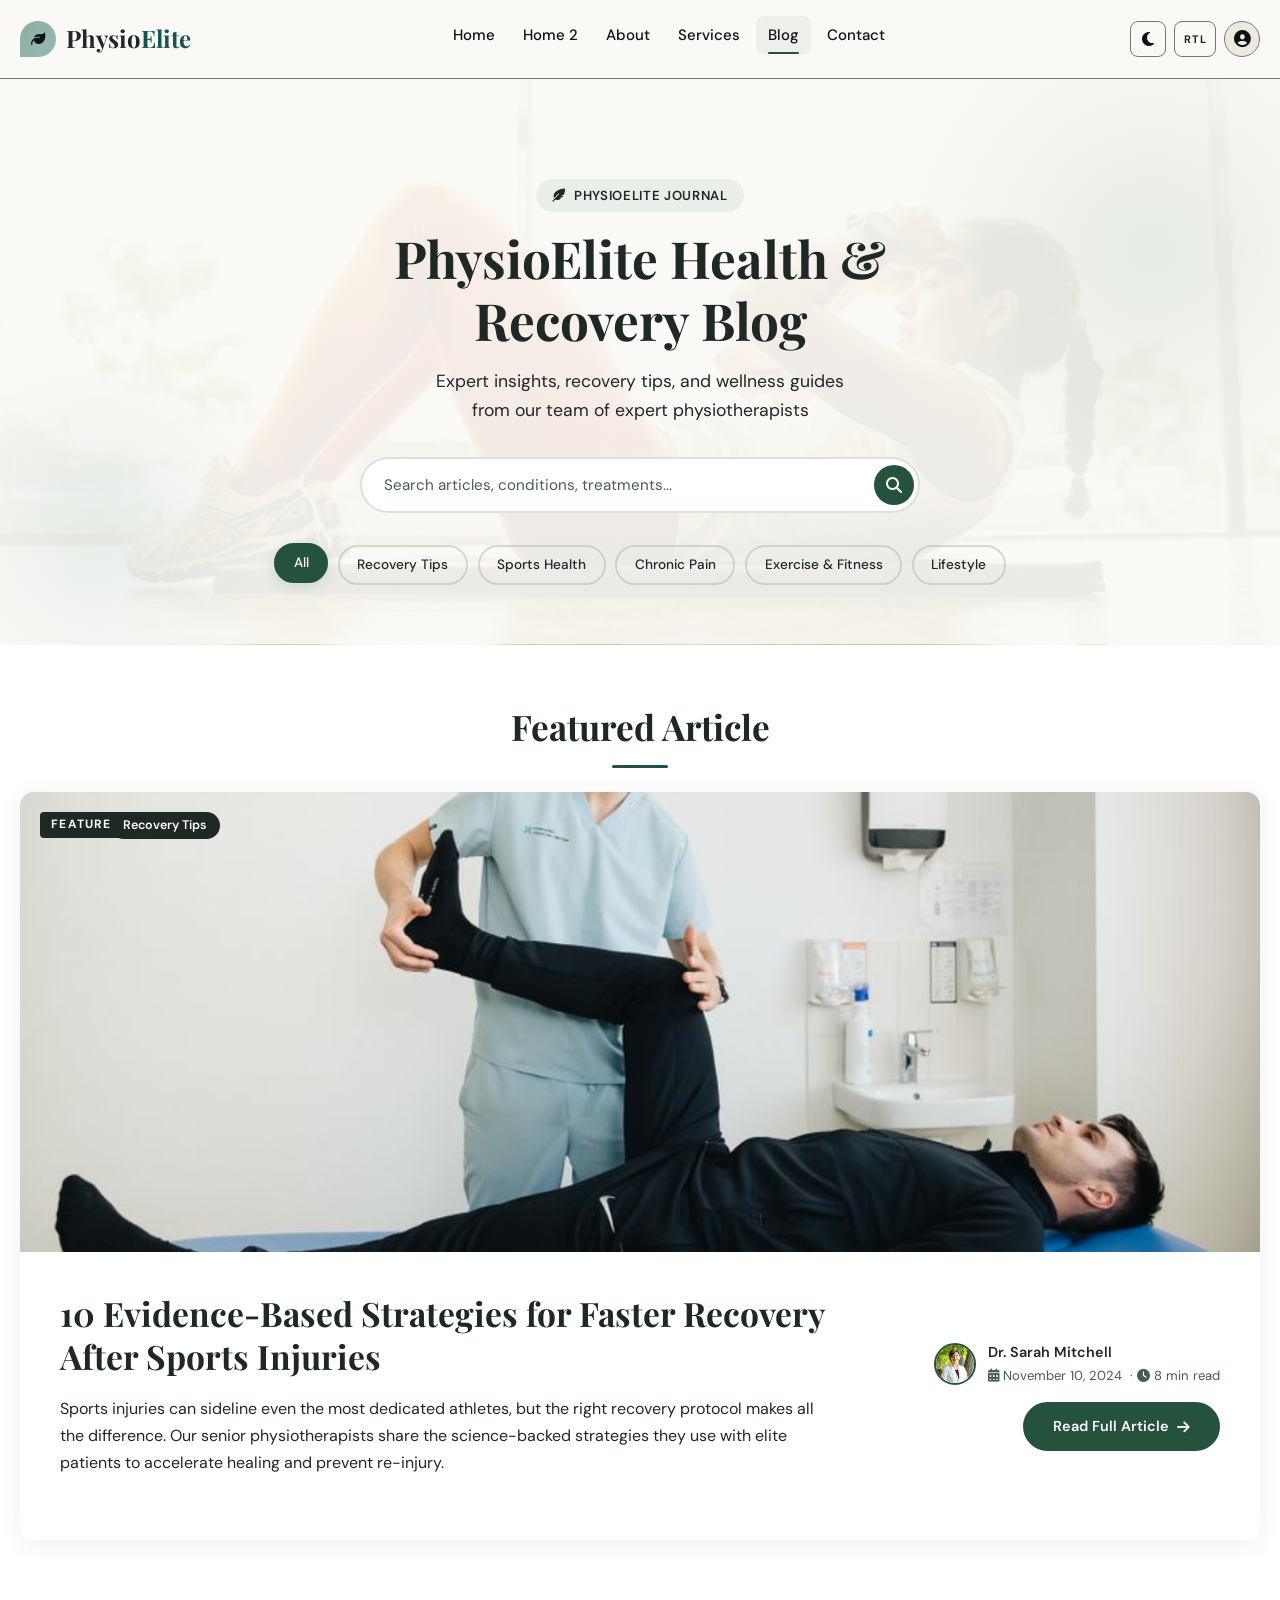
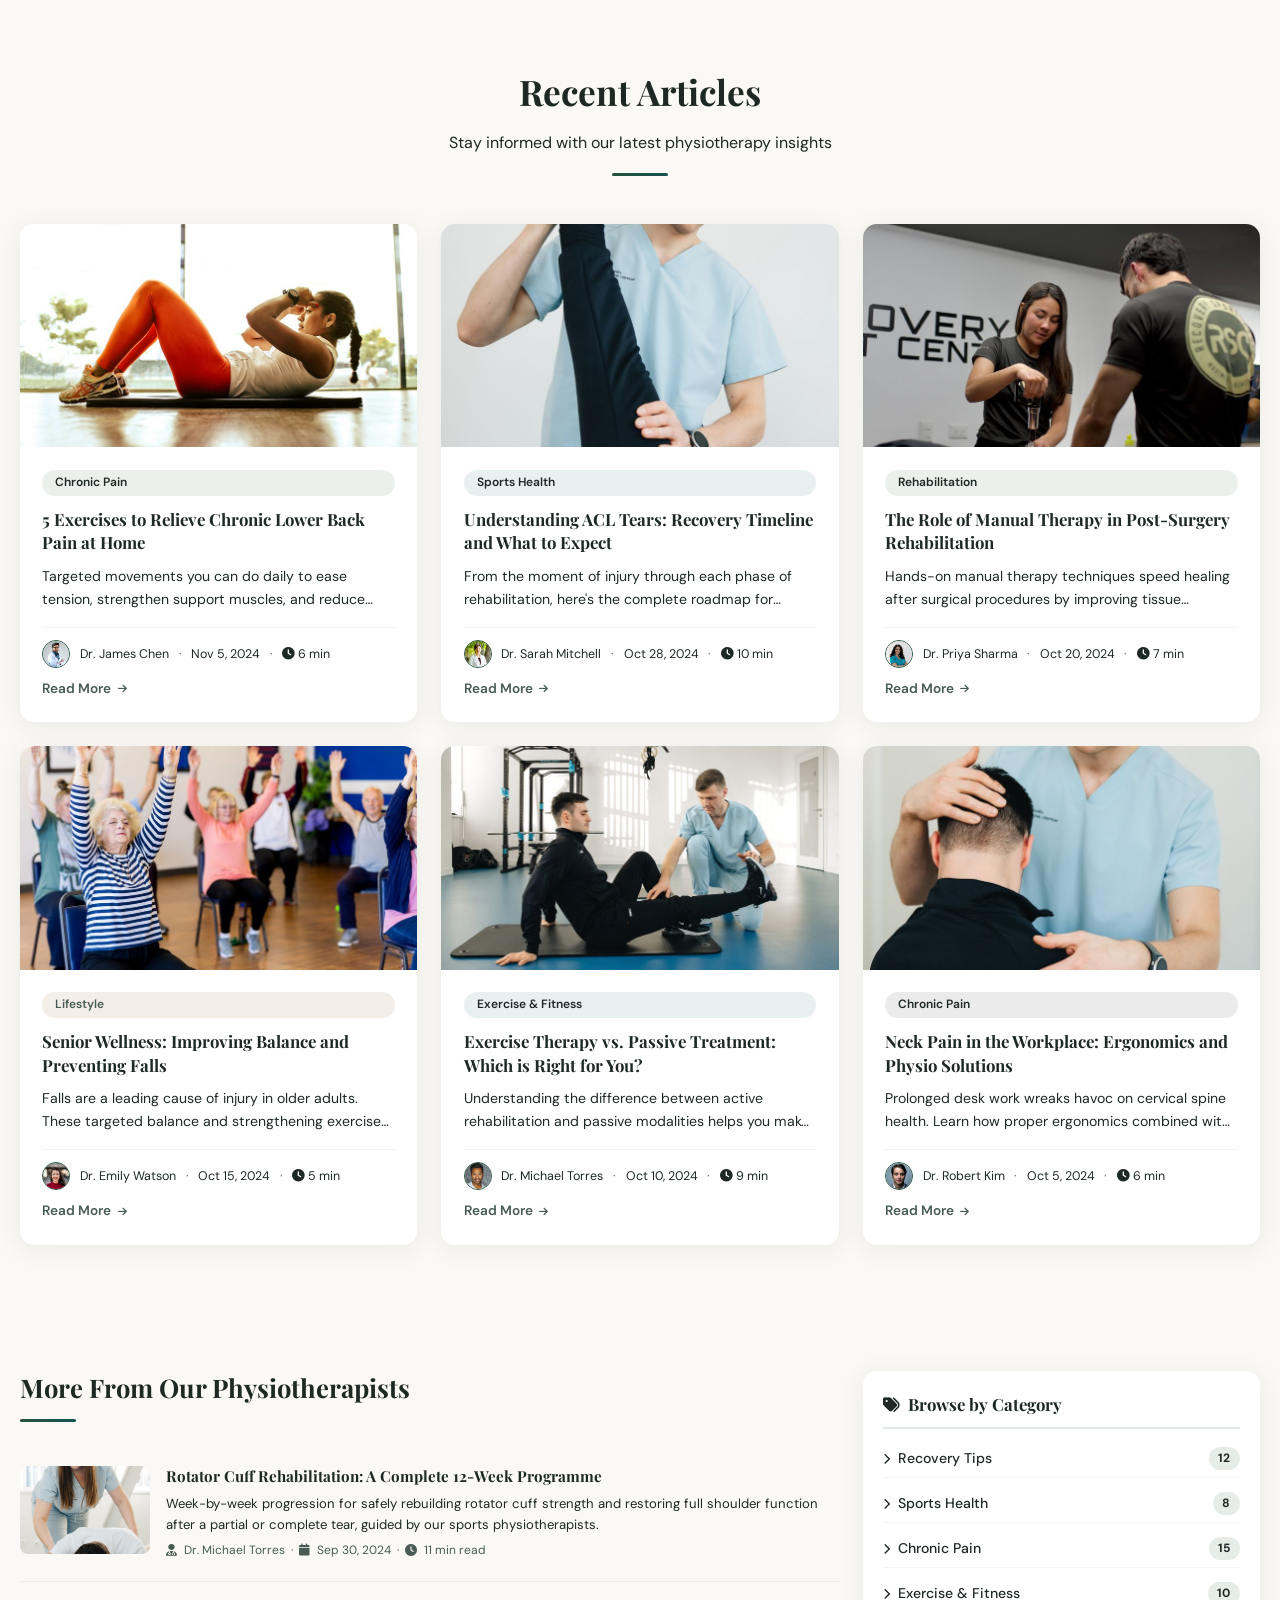
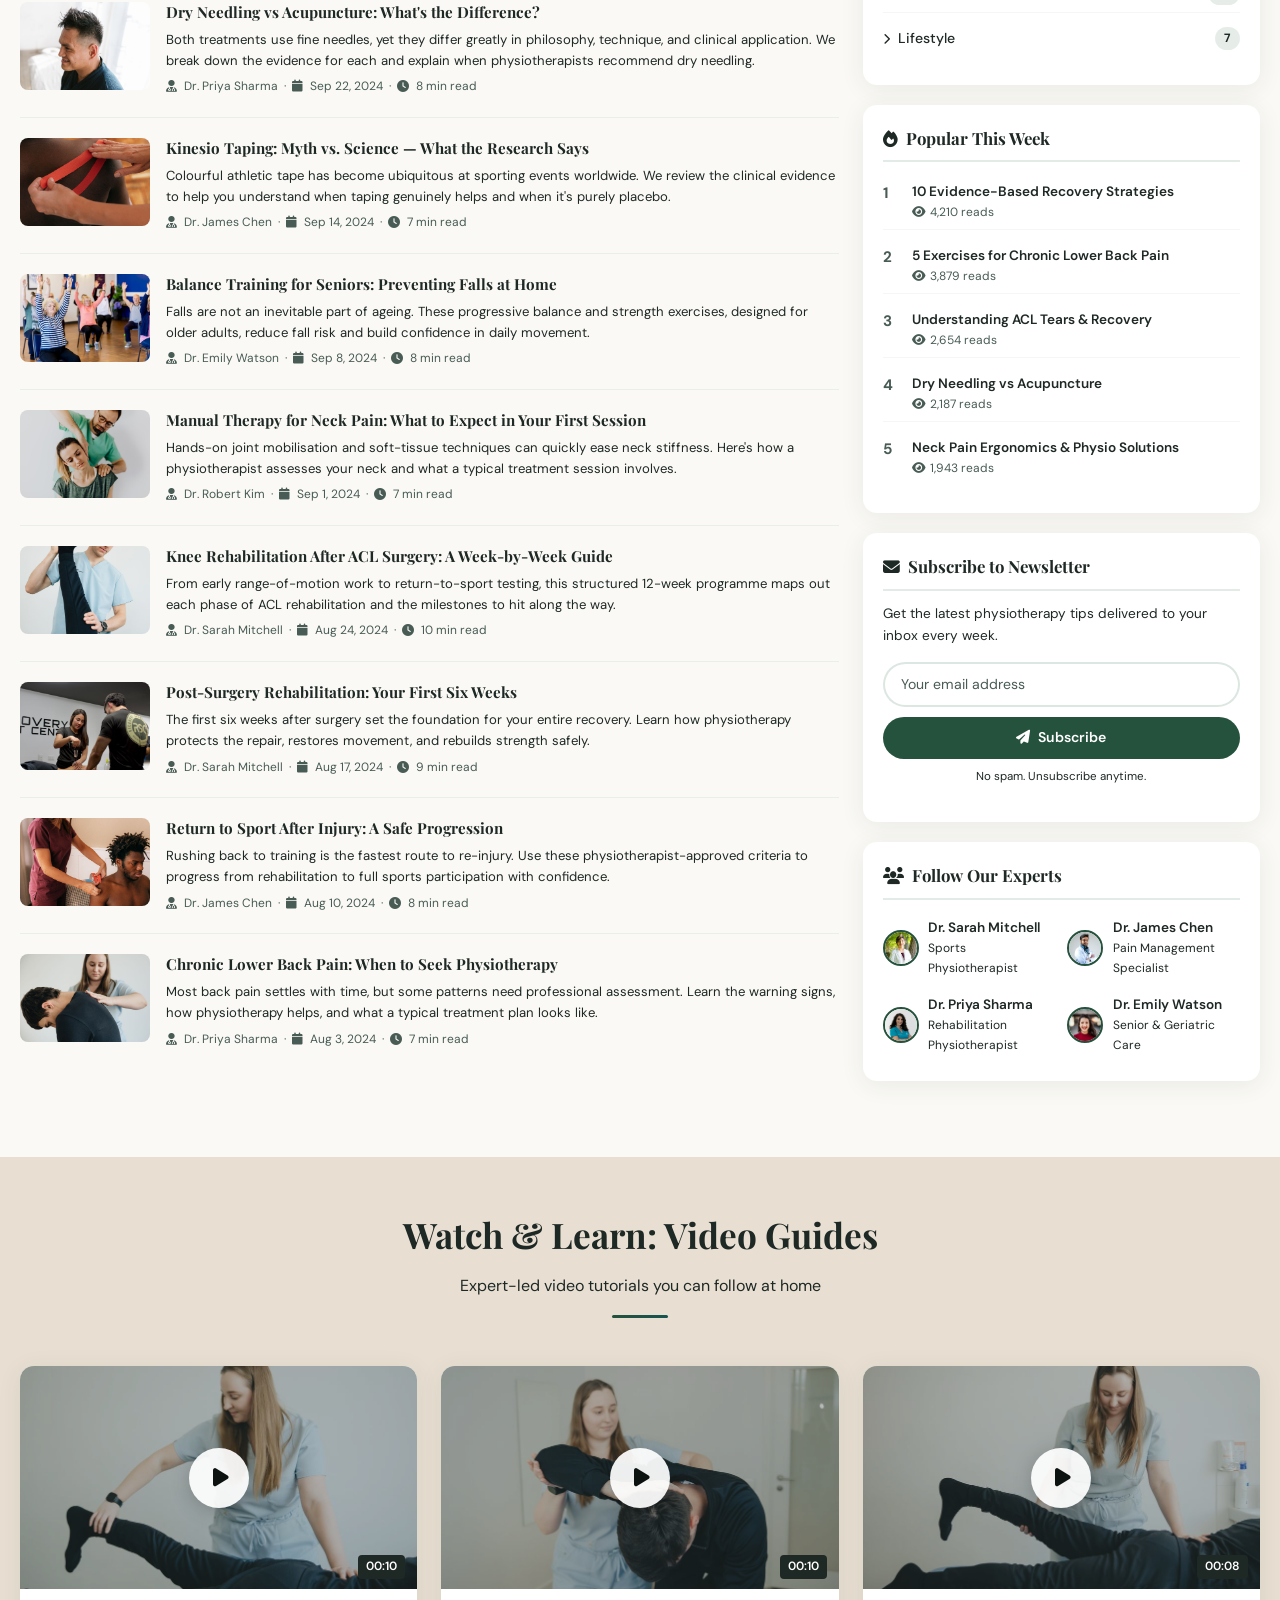
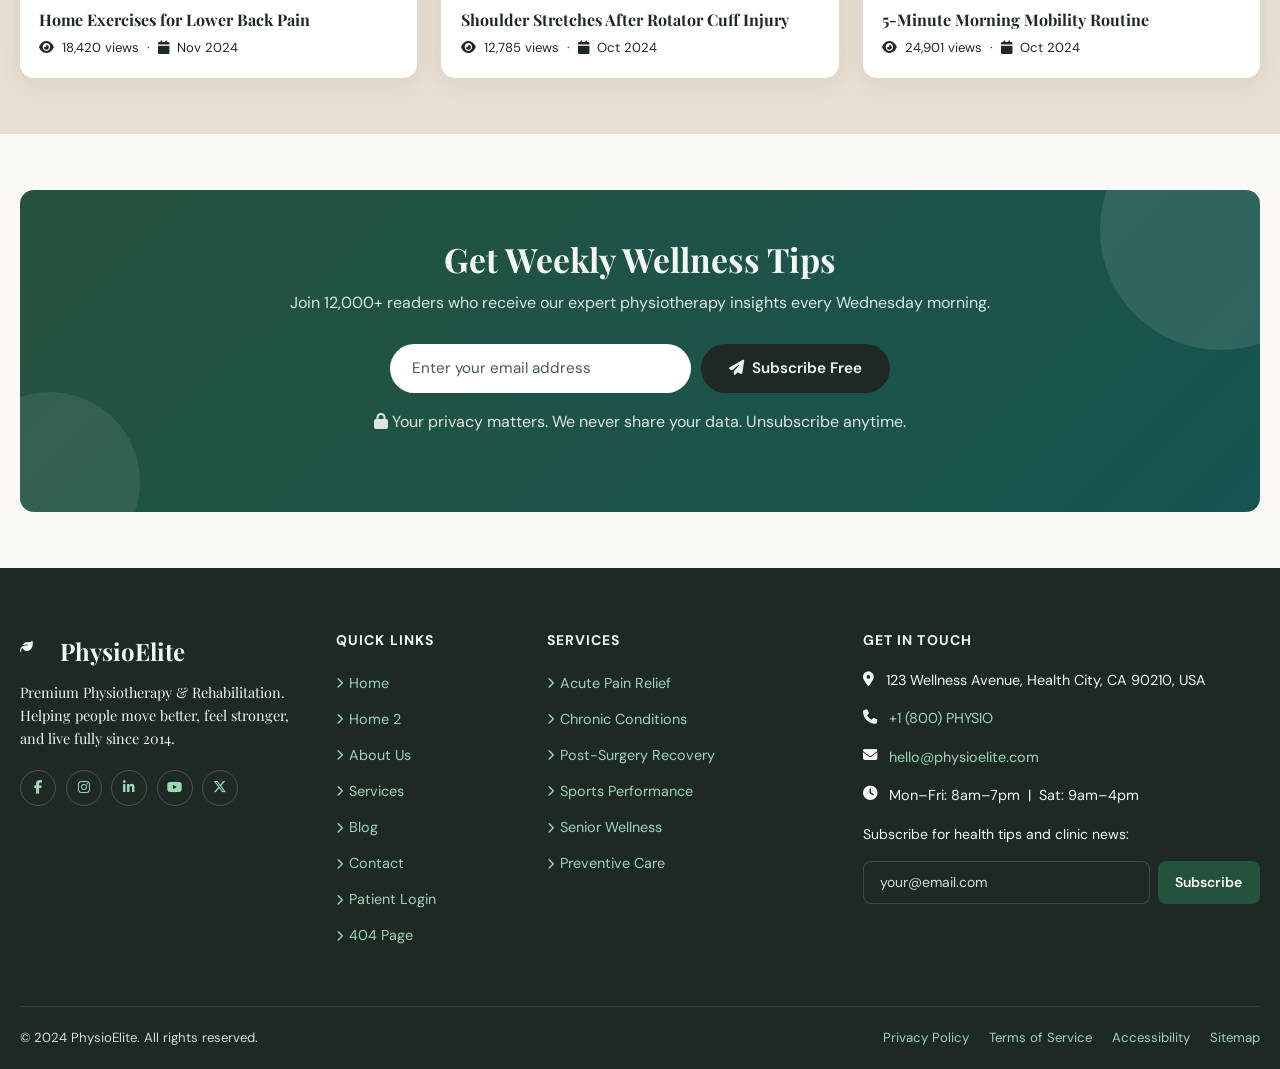
<file: pages/blog.html>
<!DOCTYPE html>
<html lang="en" dir="ltr">
<head>
  <meta charset="UTF-8" />
  <meta name="viewport" content="width=device-width, initial-scale=1.0" />
  <meta name="description" content="PhysioElite Health & Recovery Blog — Expert insights, recovery tips, and wellness guides from our physiotherapists." />
  <meta name="keywords" content="physiotherapy blog, recovery tips, sports health, chronic pain, exercise fitness, rehabilitation" />
  <meta name="author" content="PhysioElite" />
  <meta property="og:title" content="PhysioElite Health & Recovery Blog" />
  <meta property="og:description" content="Expert insights, recovery tips, and wellness guides from our physiotherapists." />
  <meta property="og:image" content="../assets/img/hero-physio.jpg" />
  <meta property="og:type" content="website" />
  <title>Blog | PhysioElite — Premium Physiotherapy & Rehabilitation</title>
  <link rel="icon" type="image/svg+xml" href="../assets/img/favicon.svg" />

  <!-- Google Fonts -->
  <link rel="preconnect" href="https://fonts.googleapis.com" />
  <link rel="preconnect" href="https://fonts.gstatic.com" crossorigin />
  <link href="https://fonts.googleapis.com/css2?family=DM+Sans:ital,opsz,wght@0,9..40,300;0,9..40,400;0,9..40,500;0,9..40,600;0,9..40,700;1,9..40,400&family=Playfair+Display:ital,wght@0,400;0,600;0,700;1,400;1,600&display=swap" rel="stylesheet" />

  <!-- Bootstrap 5.3 -->
  <link href="https://cdn.jsdelivr.net/npm/bootstrap@5.3.2/dist/css/bootstrap.min.css" rel="stylesheet" />

  <!-- Font Awesome 6 -->
  <link href="https://cdnjs.cloudflare.com/ajax/libs/font-awesome/6.5.0/css/all.min.css" rel="stylesheet" />

  <!-- Shared stylesheet -->
  <link rel="stylesheet" href="../assets/css/style.css" />

  <style>
    /* =========================================================
       CSS CUSTOM PROPERTIES
    ========================================================= */
    :root {
      --sage:   #8FAE9B;
      --teal:   #6B9C9A;
      --ivory:  #FAF9F5;
      --beige:  #E8DFD2;
      --charcoal: #303A38;
      --sage-dark: #7A9B88;
      --teal-dark: #588180;
      --text-muted-custom: #6c7a76;
      --card-shadow: 0 4px 24px rgba(48,58,56,.08);
      --card-hover-shadow: 0 12px 40px rgba(48,58,56,.16);
      --transition: .3s cubic-bezier(.4,0,.2,1);
      --radius: 14px;
      --radius-sm: 8px;
    }

    /* =========================================================
       BASE
    ========================================================= */
    *, *::before, *::after { box-sizing: border-box; }

    body {
      font-family: 'DM Sans', sans-serif;
      background: var(--ivory);
      color: var(--charcoal);
      scroll-behavior: smooth;
      overflow-x: hidden;
    }

    h1,h2,h3,h4,h5 { font-family: 'Playfair Display', serif; }

    img { max-width: 100%; display: block; }

    a { text-decoration: none; color: inherit; }

    /* =========================================================
       NAVBAR
    ========================================================= */
    .navbar-physio {
      background: rgba(250,249,245,.97);
      backdrop-filter: blur(12px);
      border-bottom: 1px solid rgba(143,174,155,.18);
      transition: box-shadow var(--transition);
    }
    .navbar-physio.scrolled { box-shadow: 0 2px 20px rgba(48,58,56,.1); }

    .navbar-brand-wrap { display: flex; align-items: center; gap: 10px; }
    .brand-icon {
      width: 40px; height: 40px; border-radius: 10px;
      background: linear-gradient(135deg, var(--sage), var(--teal));
      display: flex; align-items: center; justify-content: center;
      color: #fff; font-size: 18px;
    }
    .brand-text { font-family: 'Playfair Display', serif; font-weight: 700; font-size: 1.25rem; color: var(--charcoal); }
    .brand-text span { color: var(--sage); }

    .nav-link-physio {
      color: var(--charcoal) !important;
      font-weight: 500; font-size: .9rem;
      padding: .45rem .75rem !important;
      border-radius: var(--radius-sm);
      transition: color var(--transition), background var(--transition);
      position: relative;
    }
    .nav-link-physio::after {
      content: ''; position: absolute; bottom: 0; left: 50%; right: 50%;
      height: 2px; background: var(--sage); border-radius: 2px;
      transition: left var(--transition), right var(--transition);
    }
    .nav-link-physio:hover::after,
    .nav-link-physio.active::after { left: .75rem; right: .75rem; }
    .nav-link-physio:hover, .nav-link-physio.active { color: var(--sage) !important; }

    .btn-book-nav {
      background: var(--sage); color: #fff !important;
      border-radius: 50px; padding: .45rem 1.25rem !important;
      font-weight: 600; font-size: .88rem;
      transition: background var(--transition), transform var(--transition), box-shadow var(--transition);
    }
    .btn-book-nav:hover {
      background: var(--sage-dark);
      transform: translateY(-1px);
      box-shadow: 0 4px 16px rgba(143,174,155,.4);
    }

    /* =========================================================
       SECTION 1 — BLOG HERO
    ========================================================= */
    .blog-hero {
      background: var(--ivory);
      padding: 100px 0 60px;
      position: relative;
      overflow: hidden;
    }
    .blog-hero::before {
      content: '';
      position: absolute; top: -80px; right: -120px;
      width: 500px; height: 500px;
      background: radial-gradient(circle, rgba(143,174,155,.18) 0%, transparent 70%);
      border-radius: 50%;
      pointer-events: none;
    }
    .blog-hero::after {
      content: '';
      position: absolute; bottom: -60px; left: -80px;
      width: 350px; height: 350px;
      background: radial-gradient(circle, rgba(107,156,154,.12) 0%, transparent 70%);
      border-radius: 50%;
      pointer-events: none;
    }
    .blog-hero-label {
      display: inline-flex; align-items: center; gap: 8px;
      background: rgba(143,174,155,.15); color: var(--sage-dark);
      border-radius: 50px; padding: .35rem 1rem;
      font-size: .82rem; font-weight: 600; letter-spacing: .05em;
      text-transform: uppercase; margin-bottom: 1rem;
    }
    .blog-hero h1 {
      font-size: clamp(2rem, 5vw, 3.2rem);
      font-weight: 700; line-height: 1.2;
      color: var(--charcoal);
      margin-bottom: 1rem;
    }
    .blog-hero h1 span { color: var(--sage); }
    .blog-hero .subtitle {
      font-size: 1.1rem; color: var(--text-muted-custom);
      max-width: 600px; margin: 0 auto 2rem;
      font-family: 'DM Sans', sans-serif; font-weight: 400;
    }

    /* Search bar */
    .blog-search-wrap {
      max-width: 560px; margin: 0 auto 2rem;
      position: relative;
    }
    .blog-search-wrap input {
      width: 100%; border: 2px solid rgba(143,174,155,.35);
      border-radius: 50px; padding: .85rem 3.5rem .85rem 1.4rem;
      font-family: 'DM Sans', sans-serif; font-size: .95rem;
      background: #fff; color: var(--charcoal); outline: none;
      transition: border-color var(--transition), box-shadow var(--transition);
    }
    .blog-search-wrap input::placeholder { color:var(--text-muted); }
    .blog-search-wrap input:focus {
      border-color: var(--sage);
      box-shadow: 0 0 0 4px rgba(143,174,155,.15);
    }
    .blog-search-btn {
      position: absolute; right: 6px; top: 50%; transform: translateY(-50%);
      background: var(--sage); color: #fff; border: none;
      border-radius: 50px; width: 40px; height: 40px;
      display: flex; align-items: center; justify-content: center;
      font-size: 1rem; cursor: pointer;
      transition: background var(--transition);
    }
    .blog-search-btn:hover { background: var(--sage-dark); }

    /* Category pills */
    .category-pills { display: flex; flex-wrap: wrap; gap: .6rem; justify-content: center; }
    .cat-pill {
      border: 2px solid rgba(143,174,155,.4); border-radius: 50px;
      padding: .4rem 1.1rem; font-size: .85rem; font-weight: 500;
      cursor: pointer; transition: all var(--transition);
      background: transparent; color: var(--charcoal);
    }
    .cat-pill:hover, .cat-pill.active {
      background: var(--sage); border-color: var(--sage);
      color: #fff; transform: translateY(-2px);
      box-shadow: 0 4px 14px rgba(143,174,155,.35);
    }

    /* =========================================================
       SECTION 2 — FEATURED POST
    ========================================================= */
    .featured-post-section { padding: 60px 0; background: #fff; }

    .featured-card {
      border-radius: var(--radius); overflow: hidden;
      box-shadow: var(--card-shadow);
      transition: box-shadow var(--transition), transform var(--transition);
    }
    .featured-card:hover {
      box-shadow: var(--card-hover-shadow);
      transform: translateY(-4px);
    }
    .featured-img-wrap {
      position: relative; overflow: hidden;
      max-height: 460px;
    }
    .featured-img-wrap img {
      width: 100%; height: 460px; object-fit: cover;
      transition: transform .6s ease;
    }
    .featured-card:hover .featured-img-wrap img { transform: scale(1.04); }

    .featured-label {
      position: absolute; top: 20px; left: 20px;
      background: var(--charcoal); color: #fff;
      border-radius: 4px; padding: .2rem .7rem;
      font-size: .75rem; font-weight: 700; letter-spacing: .1em;
      text-transform: uppercase;
    }
    .featured-badge {
      position: absolute; top: 20px; left: 90px;
      background: var(--sage); color: #fff;
      border-radius: 50px; padding: .2rem .8rem;
      font-size: .78rem; font-weight: 600;
    }
    .featured-body {
      padding: 2.5rem;
      background: #fff;
    }
    .featured-body h2 {
      font-size: clamp(1.5rem, 3vw, 2.1rem);
      font-weight: 700; line-height: 1.3;
      color: var(--charcoal); margin-bottom: 1rem;
    }
    .featured-body h2:hover { color: var(--sage); }
    .featured-excerpt { color: var(--text-muted-custom); font-size: 1rem; line-height: 1.7; margin-bottom: 1.5rem; }

    .author-row { display: flex; align-items: center; gap: .75rem; }
    .author-avatar {
      width: 42px; height: 42px; border-radius: 50%;
      object-fit: cover; border: 2px solid var(--sage);
    }
    .author-name { font-weight: 600; font-size: .9rem; color: var(--charcoal); }
    .author-meta { font-size: .82rem; color: var(--text-muted-custom); }

    .btn-read {
      background: var(--sage); color: #fff;
      border-radius: 50px; padding: .65rem 1.75rem;
      font-weight: 600; font-size: .9rem;
      border: 2px solid var(--sage);
      transition: all var(--transition); display: inline-flex; align-items: center; gap: .5rem;
    }
    .btn-read:hover {
      background: transparent; color: var(--sage);
      transform: translateX(4px);
    }

    /* =========================================================
       SECTION 3 — RECENT ARTICLES GRID
    ========================================================= */
    .recent-articles { padding: 70px 0; background: var(--ivory); }

    .section-heading { font-size: clamp(1.6rem, 3vw, 2.2rem); font-weight: 700; color: var(--charcoal); }
    .section-sub { color: var(--text-muted-custom); font-size: 1rem; }
    .section-divider {
      width: 56px; height: 3px;
      background: linear-gradient(to right, var(--sage), var(--teal));
      border-radius: 3px; margin: .75rem auto 0;
    }

    .blog-card {
      border-radius: var(--radius); overflow: hidden;
      background: #fff; box-shadow: var(--card-shadow);
      transition: transform var(--transition), box-shadow var(--transition);
      height: 100%; display: flex; flex-direction: column;
    }
    .blog-card:hover {
      transform: translateY(-6px);
      box-shadow: var(--card-hover-shadow);
    }
    .blog-card-img-wrap {
      overflow: hidden; aspect-ratio: 16/9;
      flex-shrink: 0;
    }
    .blog-card-img-wrap img {
      width: 100%; height: 100%; object-fit: cover;
      transition: transform .5s ease;
    }
    .blog-card:hover .blog-card-img-wrap img { transform: scale(1.07); }

    .blog-card-body { padding: 1.4rem; display: flex; flex-direction: column; flex: 1; }
    .cat-badge {
      display: inline-block; border-radius: 50px;
      padding: .2rem .8rem; font-size: .75rem; font-weight: 600;
      margin-bottom: .75rem;
    }
    .cat-badge-sage { background: rgba(143,174,155,.18); color: var(--sage-dark); }
    .cat-badge-teal { background: rgba(107,156,154,.15); color: var(--teal-dark); }
    .cat-badge-beige { background: rgba(232,223,210,.5); color: #8a7a6a; }
    .cat-badge-charcoal { background: rgba(48,58,56,.1); color: var(--charcoal); }

    .blog-card h5 {
      font-size: 1.05rem; font-weight: 700; line-height: 1.4;
      color: var(--charcoal); margin-bottom: .6rem;
      transition: color var(--transition);
    }
    .blog-card:hover h5 { color: var(--sage); }

    .card-excerpt {
      font-size: .88rem; color: var(--text-muted-custom);
      line-height: 1.65; margin-bottom: 1rem;
      display: -webkit-box; -webkit-line-clamp: 2; -webkit-box-orient: vertical; overflow: hidden;
    }

    .card-meta {
      display: flex; align-items: center; gap: .6rem;
      font-size: .78rem; color: var(--text-muted-custom);
      margin-top: auto; padding-top: .75rem;
      border-top: 1px solid rgba(143,174,155,.15);
    }
    .card-avatar {
      width: 28px; height: 28px; border-radius: 50%;
      object-fit: cover; border: 1.5px solid var(--sage);
    }
    .meta-sep { color: rgba(143,174,155,.5); }

    .link-read-more {
      font-size: .85rem; font-weight: 600; color: var(--sage);
      transition: gap var(--transition), color var(--transition);
      display: inline-flex; align-items: center; gap: .4rem;
      margin-top: .6rem;
    }
    .link-read-more:hover { color: var(--sage-dark); gap: .7rem; }

    /* =========================================================
       SECTION 4 — SIDEBAR LAYOUT
    ========================================================= */
    .blog-sidebar-layout { padding: 56px 0; background: var(--ivory); color: var(--charcoal); }

    /* Article list items */
    .article-list-item {
      display: flex; gap: 1rem; align-items: flex-start;
      padding: 1.25rem 0; border-bottom: 1px solid rgba(143,174,155,.15);
    }
    .article-list-item:last-child { border-bottom: none; }
    .article-thumb {
      width: 130px; min-width: 130px; height: 88px;
      border-radius: var(--radius-sm); overflow: hidden;
    }
    .article-thumb img { width: 100%; height: 100%; object-fit: cover; }
    .article-list-title {
      font-family: 'Playfair Display', serif;
      font-size: .95rem; font-weight: 700; color: var(--charcoal);
      margin-bottom: .35rem; line-height: 1.4;
      transition: color var(--transition); cursor: pointer;
    }
    .article-list-title:hover { color: var(--sage); }
    .article-list-excerpt { font-size: .82rem; color: var(--text-muted-custom); line-height: 1.6; margin-bottom: .4rem; }
    .article-list-meta { font-size: .75rem; color:var(--text-muted); }

    /* Sidebar widgets */
    .sidebar-widget {
      background: #fff; border-radius: var(--radius);
      padding: 1.25rem; box-shadow: var(--card-shadow);
      margin-bottom: 1.25rem;
    }
    .widget-title {
      font-family: 'Playfair Display', serif;
      font-size: 1.05rem; font-weight: 700;
      color: var(--charcoal); margin-bottom: .75rem;
      padding-bottom: .5rem;
      border-bottom: 2px solid rgba(143,174,155,.25);
    }

    .cat-list-item {
      display: flex; justify-content: space-between; align-items: center;
      padding: .4rem 0; border-bottom: 1px solid rgba(143,174,155,.1);
      font-size: .88rem; font-weight: 500; color: var(--charcoal); cursor: pointer;
      transition: color var(--transition);
    }
    .cat-list-item:last-child { border-bottom: none; }
    .cat-list-item:hover { color: var(--teal-dark); }
    .cat-count {
      background: rgba(143,174,155,.22); color: var(--charcoal);
      border-radius: 50px; padding: .1rem .6rem;
      font-size: .75rem; font-weight: 700;
    }

    .popular-item {
      display: flex; gap: .6rem; align-items: flex-start;
      padding: .4rem 0; border-bottom: 1px solid rgba(143,174,155,.1);
      font-size: .85rem;
    }
    .popular-item:last-child { border-bottom: none; }
    .popular-num {
      font-weight: 700; color: var(--sage);
      min-width: 20px; font-size: .95rem;
    }
    .popular-reads { font-size: .75rem; color:var(--text-muted); }

    /* Newsletter mini form */
    .newsletter-mini-input {
      border: 2px solid rgba(143,174,155,.3); border-radius: 50px;
      padding: .55rem 1rem; width: 100%; font-size: .88rem;
      outline: none; margin-bottom: .6rem;
      transition: border-color var(--transition);
    }
    .newsletter-mini-input:focus { border-color: var(--sage); }
    .btn-subscribe-mini {
      width: 100%; background: var(--sage); color: #fff;
      border: none; border-radius: 50px; padding: .6rem;
      font-weight: 600; font-size: .88rem; cursor: pointer;
      transition: background var(--transition), transform var(--transition);
    }
    .btn-subscribe-mini:hover { background: var(--sage-dark); transform: translateY(-1px); }

    /* Experts row */
    .expert-pill {
      display: flex; align-items: center; gap: .6rem;
      padding: .3rem 0; font-size: .83rem;
    }
    .expert-av {
      width: 36px; height: 36px; border-radius: 50%; object-fit: cover;
      border: 2px solid var(--sage); flex-shrink: 0;
    }
    .experts-grid {
      display: grid; grid-template-columns: repeat(2, minmax(0, 1fr));
      gap: .35rem .75rem;
    }

    /* =========================================================
       SECTION 5 — VIDEO CONTENT
    ========================================================= */
    .video-section { padding: 56px 0; background: var(--beige); }

    .video-card {
      border-radius: var(--radius); overflow: hidden;
      background: #fff; box-shadow: var(--card-shadow);
      transition: transform var(--transition), box-shadow var(--transition);
    }
    .video-card:hover { transform: translateY(-6px); box-shadow: var(--card-hover-shadow); }

    .video-thumb-wrap {
      position: relative; overflow: hidden;
      aspect-ratio: 16/9; cursor: pointer;
    }
    .video-thumb-wrap img {
      width: 100%; height: 100%; object-fit: cover;
      transition: transform .5s ease;
    }
    .video-card:hover .video-thumb-wrap img { transform: scale(1.06); }

    .video-overlay {
      position: absolute; inset: 0;
      background: rgba(48,58,56,.35);
      display: flex; align-items: center; justify-content: center;
      transition: background var(--transition);
    }
    .video-card:hover .video-overlay { background: rgba(48,58,56,.5); }

    .play-btn {
      width: 60px; height: 60px; border-radius: 50%;
      background: rgba(255,255,255,.92);
      display: flex; align-items: center; justify-content: center;
      font-size: 1.3rem; color: var(--sage);
      transition: transform var(--transition), background var(--transition);
      box-shadow: 0 4px 20px rgba(0,0,0,.2);
    }
    .video-card:hover .play-btn { transform: scale(1.12); background: #fff; }

    .duration-badge {
      position: absolute; bottom: 10px; right: 12px;
      background: rgba(0,0,0,.7); color: #fff;
      border-radius: 4px; padding: .15rem .5rem;
      font-size: .75rem; font-weight: 600;
    }

    .video-body { padding: 1.2rem; }
    .video-body h5 {
      font-size: 1rem; font-weight: 700; color: var(--charcoal);
      margin-bottom: .4rem; line-height: 1.4;
    }
    .view-count { font-size: .82rem; color: var(--text-muted-custom); }
    .view-count i { color: var(--sage); }

    /* Video lightbox player */
    .video-lightbox {
      position: fixed; inset: 0; z-index: 1080;
      display: flex; align-items: center; justify-content: center;
      padding: 1.5rem;
      opacity: 0; visibility: hidden;
      transition: opacity .25s ease, visibility .25s ease;
    }
    .video-lightbox.open { opacity: 1; visibility: visible; }
    .video-lightbox-backdrop {
      position: absolute; inset: 0;
      background: rgba(20,28,26,.82);
      backdrop-filter: blur(4px);
    }
    .video-lightbox-dialog {
      position: relative; z-index: 1;
      width: 100%; max-width: 1000px;
      background: var(--charcoal); border-radius: var(--radius);
      overflow: hidden; box-shadow: 0 24px 80px rgba(0,0,0,.45);
      transform: translateY(18px) scale(.98);
      transition: transform .25s ease;
    }
    .video-lightbox.open .video-lightbox-dialog { transform: none; }
    .video-lightbox-header {
      display: flex; align-items: center; justify-content: space-between;
      gap: 1rem; padding: .9rem 1.25rem; color: #fff;
      border-bottom: 1px solid rgba(255,255,255,.12);
    }
    .video-lightbox-header h5 {
      font-family: 'Playfair Display', serif;
      font-size: 1.05rem; font-weight: 700; margin: 0; color: #fff;
    }
    .video-lightbox-close {
      background: none; border: none; color: rgba(255,255,255,.8);
      font-size: 1.6rem; line-height: 1; cursor: pointer;
      padding: 0 .25rem; transition: color var(--transition);
    }
    .video-lightbox-close:hover { color: #fff; }
    .video-lightbox-body { background: #000; }
    .video-lightbox-body video {
      width: 100%; max-height: calc(100vh - 160px);
      aspect-ratio: 16/9; display: block; background: #000;
      object-fit: contain;
    }
    body.video-lightbox-open { overflow: hidden; }

    /* =========================================================
       SECTION 6 — NEWSLETTER
    ========================================================= */
    .newsletter-section {
      padding: 56px 0;
      background: var(--ivory);
    }
    .newsletter-banner {
      background: linear-gradient(135deg, var(--sage) 0%, var(--teal) 100%);
      border-radius: var(--radius); padding: 3rem 2rem;
      text-align: center; color: #fff;
      position: relative; overflow: hidden;
    }
    .newsletter-banner::before {
      content: '';
      position: absolute; top: -80px; right: -80px;
      width: 240px; height: 240px; border-radius: 50%;
      background: rgba(255,255,255,.1); pointer-events: none;
    }
    .newsletter-banner::after {
      content: '';
      position: absolute; bottom: -60px; left: -60px;
      width: 180px; height: 180px; border-radius: 50%;
      background: rgba(255,255,255,.08); pointer-events: none;
    }
    .newsletter-banner h2 {
      font-size: clamp(1.6rem, 3vw, 2.1rem); font-weight: 700; margin-bottom: .6rem; color: #fff;
    }
    .newsletter-banner p { font-size: 1rem; opacity: .9; margin-bottom: 1.75rem; }

    .newsletter-form {
      display: flex; gap: .6rem; max-width: 500px; margin: 0 auto 1rem;
      flex-wrap: wrap; justify-content: center;
    }
    .newsletter-form input {
      flex: 1; min-width: 220px; border: none; border-radius: 50px;
      padding: .75rem 1.4rem; font-size: .95rem; outline: none;
      color: var(--charcoal);
    }
    .btn-nl-submit {
      background: var(--charcoal); color: #fff; border: none;
      border-radius: 50px; padding: .75rem 1.75rem;
      font-weight: 600; font-size: .95rem; cursor: pointer;
      transition: background var(--transition), transform var(--transition);
    }
    .btn-nl-submit:hover { background: #1a2220; transform: translateY(-2px); }
    .privacy-note { font-size: .78rem; opacity: .75; }

    /* =========================================================
       FOOTER
    ========================================================= */
    .site-footer { background: var(--charcoal); color: rgba(255,255,255,.75); padding: 60px 0 0; }
    .footer-brand .brand-text { color: #fff; }
    .footer-brand .brand-text span { color: var(--sage); }
    .footer-desc { font-size: .88rem; line-height: 1.7; margin-top: .75rem; color: rgba(255,255,255,.6); }
    .footer-heading {
      font-family: 'DM Sans', sans-serif; font-weight: 700; font-size: .9rem;
      text-transform: uppercase; letter-spacing: .08em;
      color: #fff; margin-bottom: 1.2rem;
    }
    .footer-link {
      display: block; color: rgba(255,255,255,.6); font-size: .88rem;
      padding: .25rem 0; transition: color var(--transition), padding-left var(--transition);
    }
    .footer-link:hover { color: var(--sage); padding-left: 4px; }

    .footer-contact-item {
      display: flex; gap: .75rem; align-items: flex-start;
      font-size: .88rem; color: rgba(255,255,255,.6); margin-bottom: .75rem;
    }
    .footer-contact-item i { color: var(--sage); margin-top: 2px; }

    .social-btn {
      width: 38px; height: 38px; border-radius: 50%;
      border: 1.5px solid rgba(255,255,255,.2);
      display: inline-flex; align-items: center; justify-content: center;
      color: rgba(255,255,255,.7); font-size: .95rem;
      transition: all var(--transition); margin-right: .4rem;
    }
    .social-btn:hover { background: var(--sage); border-color: var(--sage); color: #fff; transform: translateY(-2px); }

    .footer-bottom {
      border-top: 1px solid rgba(255,255,255,.08);
      padding: 1.25rem 0; margin-top: 2.5rem;
      font-size: .82rem; color: rgba(255,255,255,.45);
    }

    /* =========================================================
       SCROLL REVEAL
    ========================================================= */
    .reveal {
      opacity: 0; transform: translateY(28px);
      transition: opacity .65s ease, transform .65s ease;
    }
    .reveal.visible { opacity: 1; transform: translateY(0); }

    /* =========================================================
       UTILITY
    ========================================================= */
    .text-sage { color: var(--sage); }
    .bg-ivory { background: var(--ivory); }
    .bg-beige { background: var(--beige); }

    /* =========================================================
       RESPONSIVE
    ========================================================= */
    @media (max-width: 768px) {
      .blog-hero { padding: 90px 0 50px; }
      .featured-img-wrap img { height: 240px; }
      .article-thumb { width: 80px; min-width: 80px; height: 60px; }
    }
    @media (max-width: 576px) {
      .newsletter-form { flex-direction: column; }
      .newsletter-form input { width: 100%; }
    }
  </style>
  <link rel="stylesheet" href="../assets/css/contrast-fixes.css" />
  <link rel="stylesheet" href="../assets/css/rtl.css" />
  <link rel="stylesheet" href="../assets/css/responsive.css?v=2" />
</head>
<body>

<!-- =========================================================
     NAVBAR
========================================================= -->
<nav id="mainNav" class="navbar navbar-expand-lg" aria-label="Main navigation">
    <div class="container">

      <!-- Brand -->
      <a class="navbar-brand" href="../index.html" aria-label="PhysioElite Home">
        <div class="brand-leaf" aria-hidden="true"><i class="fa-solid fa-leaf"></i></div>
        <span>Physio<span class="brand-name-pe">Elite</span></span>
      </a>

      <!-- Mobile Controls -->
      <div class="d-flex d-lg-none align-items-center gap-2 ms-auto">
        <button id="darkToggle" data-theme-toggle aria-label="Toggle dark mode">
          <i class="fa-solid fa-moon" id="darkIcon"></i>
        </button>
        <div class="dropdown">
          <a href="#" class="nav-profile-btn" role="button" data-bs-toggle="dropdown" aria-expanded="false" aria-label="Account menu">
            <i class="fa-solid fa-user-circle" aria-hidden="true"></i>
          </a>
          <ul class="dropdown-menu dropdown-menu-end border-0 shadow">
            <li><a class="dropdown-item" href="login.html"><i class="fa-solid fa-right-to-bracket me-2"></i>Login</a></li>
            <li><a class="dropdown-item" href="patient-dashboard.html"><i class="fa-solid fa-user-injured me-2"></i>Patient Dashboard</a></li>
            <li><a class="dropdown-item" href="admin-dashboard.html"><i class="fa-solid fa-user-shield me-2"></i>Admin Dashboard</a></li>
          </ul>
        </div>
        <button class="navbar-toggler" type="button" data-bs-toggle="collapse" data-bs-target="#navbarMenu" aria-controls="navbarMenu" aria-expanded="false" aria-label="Toggle navigation">
          <i class="fa-solid fa-bars navbar-toggler-icon"></i>
        </button>
      </div>

      <!-- Nav Menu -->
      <div class="collapse navbar-collapse" id="navbarMenu">
        <ul class="navbar-nav mx-auto gap-1" role="list">
          <li class="nav-item"><a class="nav-link nav-link-custom" href="home1.html">Home</a></li>
          <li class="nav-item"><a class="nav-link nav-link-custom" href="home2.html">Home 2</a></li>
          <li class="nav-item"><a class="nav-link nav-link-custom" href="about.html">About</a></li>
          <li class="nav-item"><a class="nav-link nav-link-custom" href="services.html">Services</a></li>
          <li class="nav-item"><a class="nav-link nav-link-custom" href="blog.html">Blog</a></li>
          <li class="nav-item"><a class="nav-link nav-link-custom" href="contact.html">Contact</a></li>
        </ul>
        <div class="d-flex align-items-center gap-2">
          <button id="darkToggleDesktop" class="d-none d-lg-flex" data-theme-toggle aria-label="Toggle dark mode" style="background:none;border:1.5px solid var(--border-color);color:var(--text-secondary);border-radius:var(--radius-sm);width:36px;height:36px;align-items:center;justify-content:center;cursor:pointer;transition:var(--transition);">
            <i class="fa-solid fa-moon" id="darkIconDesktop"></i>
          </button>
          <div class="dropdown">
            <a href="#" class="nav-profile-btn" role="button" data-bs-toggle="dropdown" aria-expanded="false" aria-label="Account menu">
              <i class="fa-solid fa-user-circle" aria-hidden="true"></i>
            </a>
            <ul class="dropdown-menu dropdown-menu-end border-0 shadow">
              <li><a class="dropdown-item" href="login.html"><i class="fa-solid fa-right-to-bracket me-2"></i>Login</a></li>
              <li><a class="dropdown-item" href="patient-dashboard.html"><i class="fa-solid fa-user-injured me-2"></i>Patient Dashboard</a></li>
              <li><a class="dropdown-item" href="admin-dashboard.html"><i class="fa-solid fa-user-shield me-2"></i>Admin Dashboard</a></li>
            </ul>
          </div>
        </div>
      </div>

    </div>
  </nav>

<!-- =========================================================
     SECTION 1 — BLOG HERO
========================================================= -->
<section class="blog-hero text-center" aria-label="Blog hero">
  <div class="container position-relative">
    <div class="blog-hero-label">
      <i class="fas fa-feather-alt"></i> PhysioElite Journal
    </div>

    <h1>PhysioElite Health &amp;<br /><span>Recovery Blog</span></h1>

    <p class="subtitle">
      Expert insights, recovery tips, and wellness guides<br class="d-none d-md-block" />
      from our team of expert physiotherapists
    </p>

    <!-- Search Bar -->
    <div class="blog-search-wrap reveal" role="search">
      <label for="blogSearch" class="visually-hidden">Search articles</label>
      <input type="search" id="blogSearch" placeholder="Search articles, conditions, treatments..." aria-label="Search articles" />
      <button class="blog-search-btn" aria-label="Submit search"><i class="fas fa-search"></i></button>
    </div>

    <!-- Category Pills -->
    <div class="category-pills reveal" role="tablist" aria-label="Blog categories">
      <button class="cat-pill active" role="tab" aria-selected="true" data-filter="all">All</button>
      <button class="cat-pill" role="tab" aria-selected="false" data-filter="recovery">Recovery Tips</button>
      <button class="cat-pill" role="tab" aria-selected="false" data-filter="sports">Sports Health</button>
      <button class="cat-pill" role="tab" aria-selected="false" data-filter="pain">Chronic Pain</button>
      <button class="cat-pill" role="tab" aria-selected="false" data-filter="exercise">Exercise &amp; Fitness</button>
      <button class="cat-pill" role="tab" aria-selected="false" data-filter="lifestyle">Lifestyle</button>
    </div>
  </div>
</section>

<!-- =========================================================
     SECTION 2 — FEATURED POST
========================================================= -->
<section class="featured-post-section" aria-label="Featured article">
  <div class="container">

    <div class="text-center mb-4 reveal">
      <h2 class="section-heading">Featured Article</h2>
      <div class="section-divider mx-auto"></div>
    </div>

    <article class="featured-card reveal" aria-label="Featured: 10 Evidence-Based Strategies">
      <div class="featured-img-wrap">
        <img src="../assets/img/hero-physio.jpg"
             alt="Physiotherapist working with patient on sports injury recovery" />
        <span class="featured-label">FEATURED</span>
        <span class="featured-badge">Recovery Tips</span>
      </div>
      <div class="featured-body">
        <div class="row align-items-center">
          <div class="col-lg-8">
            <a href="blog-details.html?post=sports-injury-recovery">
              <h2>10 Evidence-Based Strategies for Faster Recovery After Sports Injuries</h2>
            </a>
            <p class="featured-excerpt">
              Sports injuries can sideline even the most dedicated athletes, but the right recovery protocol makes all the difference.
              Our senior physiotherapists share the science-backed strategies they use with elite patients to accelerate healing and prevent re-injury.
            </p>
          </div>
          <div class="col-lg-4 d-flex flex-column align-items-lg-end gap-3 mt-3 mt-lg-0">
            <div class="author-row">
              <img class="author-avatar"
                   src="../assets/img/staff-sarah-mitchell.jpg"
                   alt="Dr. Sarah Mitchell" />
              <div>
                <div class="author-name">Dr. Sarah Mitchell</div>
                <div class="author-meta">
                  <i class="fas fa-calendar-alt me-1"></i>November 10, 2024
                  &nbsp;·&nbsp;<i class="fas fa-clock me-1"></i>8 min read
                </div>
              </div>
            </div>
            <a href="blog-details.html?post=sports-injury-recovery" class="btn-read">
              Read Full Article <i class="fas fa-arrow-right"></i>
            </a>
          </div>
        </div>
      </div>
    </article>

  </div>
</section>

<!-- =========================================================
     SECTION 3 — RECENT ARTICLES GRID
========================================================= -->
<section class="recent-articles" aria-label="Recent articles">
  <div class="container">

    <div class="text-center mb-5 reveal">
      <h2 class="section-heading">Recent Articles</h2>
      <p class="section-sub mt-2">Stay informed with our latest physiotherapy insights</p>
      <div class="section-divider mx-auto"></div>
    </div>

    <div class="row g-4" id="articlesGrid">

      <!-- Card 1 -->
      <div class="col-lg-4 col-md-6 reveal blog-card-col" data-category="pain">
        <article class="blog-card">
          <a class="blog-card-img-wrap" href="blog-details.html?post=back-pain">
            <img src="../assets/img/exercise-woman.jpg"
                 alt="Person doing lower back exercises at home" loading="lazy" />
          </a>
          <div class="blog-card-body">
            <span class="cat-badge cat-badge-sage">Chronic Pain</span>
            <h5><a href="blog-details.html?post=back-pain" class="stretched-link-off">5 Exercises to Relieve Chronic Lower Back Pain at Home</a></h5>
            <p class="card-excerpt">Targeted movements you can do daily to ease tension, strengthen support muscles, and reduce recurring lower back discomfort without specialist equipment.</p>
            <div class="card-meta">
              <img class="card-avatar" src="../assets/img/staff-james-chen.jpg" alt="Dr. James Chen" />
              <span>Dr. James Chen</span>
              <span class="meta-sep">·</span>
              <span>Nov 5, 2024</span>
              <span class="meta-sep">·</span>
              <span><i class="fas fa-clock me-1"></i>6 min</span>
            </div>
            <a href="blog-details.html?post=back-pain" class="link-read-more">Read More <i class="fas fa-arrow-right fa-xs"></i></a>
          </div>
        </article>
      </div>

      <!-- Card 2 -->
      <div class="col-lg-4 col-md-6 reveal blog-card-col" data-category="sports">
        <article class="blog-card">
          <a class="blog-card-img-wrap" href="blog-details.html?post=acl-tears">
            <img src="../assets/img/leg-treatment.jpg"
                 alt="Athlete with knee injury being examined" loading="lazy" />
          </a>
          <div class="blog-card-body">
            <span class="cat-badge cat-badge-teal">Sports Health</span>
            <h5><a href="blog-details.html?post=acl-tears">Understanding ACL Tears: Recovery Timeline and What to Expect</a></h5>
            <p class="card-excerpt">From the moment of injury through each phase of rehabilitation, here's the complete roadmap for recovering from an ACL tear and returning to sport safely.</p>
            <div class="card-meta">
              <img class="card-avatar" src="../assets/img/staff-sarah-mitchell.jpg" alt="Dr. Sarah Mitchell" />
              <span>Dr. Sarah Mitchell</span>
              <span class="meta-sep">·</span>
              <span>Oct 28, 2024</span>
              <span class="meta-sep">·</span>
              <span><i class="fas fa-clock me-1"></i>10 min</span>
            </div>
            <a href="blog-details.html?post=acl-tears" class="link-read-more">Read More <i class="fas fa-arrow-right fa-xs"></i></a>
          </div>
        </article>
      </div>

      <!-- Card 3 -->
      <div class="col-lg-4 col-md-6 reveal blog-card-col" data-category="recovery">
        <article class="blog-card">
          <a class="blog-card-img-wrap" href="blog-details.html?post=manual-therapy">
            <img src="../assets/img/clinic-treatment.jpg"
                 alt="Manual therapy treatment session" loading="lazy" />
          </a>
          <div class="blog-card-body">
            <span class="cat-badge cat-badge-sage">Rehabilitation</span>
            <h5><a href="blog-details.html?post=manual-therapy">The Role of Manual Therapy in Post-Surgery Rehabilitation</a></h5>
            <p class="card-excerpt">Hands-on manual therapy techniques speed healing after surgical procedures by improving tissue mobility, reducing scar formation, and restoring joint range of motion.</p>
            <div class="card-meta">
              <img class="card-avatar" src="../assets/img/staff-priya-sharma.jpg" alt="Dr. Priya Sharma" />
              <span>Dr. Priya Sharma</span>
              <span class="meta-sep">·</span>
              <span>Oct 20, 2024</span>
              <span class="meta-sep">·</span>
              <span><i class="fas fa-clock me-1"></i>7 min</span>
            </div>
            <a href="blog-details.html?post=manual-therapy" class="link-read-more">Read More <i class="fas fa-arrow-right fa-xs"></i></a>
          </div>
        </article>
      </div>

      <!-- Card 4 -->
      <div class="col-lg-4 col-md-6 reveal blog-card-col" data-category="lifestyle">
        <article class="blog-card">
          <a class="blog-card-img-wrap" href="blog-details.html?post=senior-wellness">
            <img src="../assets/img/senior-mobility.jpg"
                 alt="Senior person doing balance exercises" loading="lazy" />
          </a>
          <div class="blog-card-body">
            <span class="cat-badge cat-badge-beige">Lifestyle</span>
            <h5><a href="blog-details.html?post=senior-wellness">Senior Wellness: Improving Balance and Preventing Falls</a></h5>
            <p class="card-excerpt">Falls are a leading cause of injury in older adults. These targeted balance and strengthening exercises can significantly reduce fall risk and boost confidence.</p>
            <div class="card-meta">
              <img class="card-avatar" src="../assets/img/staff-emily-watson.jpg" alt="Dr. Emily Watson" />
              <span>Dr. Emily Watson</span>
              <span class="meta-sep">·</span>
              <span>Oct 15, 2024</span>
              <span class="meta-sep">·</span>
              <span><i class="fas fa-clock me-1"></i>5 min</span>
            </div>
            <a href="blog-details.html?post=senior-wellness" class="link-read-more">Read More <i class="fas fa-arrow-right fa-xs"></i></a>
          </div>
        </article>
      </div>

      <!-- Card 5 -->
      <div class="col-lg-4 col-md-6 reveal blog-card-col" data-category="exercise">
        <article class="blog-card">
          <a class="blog-card-img-wrap" href="blog-details.html?post=exercise-therapy">
            <img src="../assets/img/rehab-gym.jpg"
                 alt="Exercise therapy session in physiotherapy clinic" loading="lazy" />
          </a>
          <div class="blog-card-body">
            <span class="cat-badge cat-badge-teal">Exercise &amp; Fitness</span>
            <h5><a href="blog-details.html?post=exercise-therapy">Exercise Therapy vs. Passive Treatment: Which is Right for You?</a></h5>
            <p class="card-excerpt">Understanding the difference between active rehabilitation and passive modalities helps you make informed decisions about your recovery plan and long-term outcomes.</p>
            <div class="card-meta">
              <img class="card-avatar" src="../assets/img/staff-michael-torres.jpg" alt="Dr. Michael Torres" />
              <span>Dr. Michael Torres</span>
              <span class="meta-sep">·</span>
              <span>Oct 10, 2024</span>
              <span class="meta-sep">·</span>
              <span><i class="fas fa-clock me-1"></i>9 min</span>
            </div>
            <a href="blog-details.html?post=exercise-therapy" class="link-read-more">Read More <i class="fas fa-arrow-right fa-xs"></i></a>
          </div>
        </article>
      </div>

      <!-- Card 6 -->
      <div class="col-lg-4 col-md-6 reveal blog-card-col" data-category="pain">
        <article class="blog-card">
          <a class="blog-card-img-wrap" href="blog-details.html?post=neck-pain">
            <img src="../assets/img/neck-treatment.jpg"
                 alt="Person at desk with neck pain from poor ergonomics" loading="lazy" />
          </a>
          <div class="blog-card-body">
            <span class="cat-badge cat-badge-charcoal">Chronic Pain</span>
            <h5><a href="blog-details.html?post=neck-pain">Neck Pain in the Workplace: Ergonomics and Physio Solutions</a></h5>
            <p class="card-excerpt">Prolonged desk work wreaks havoc on cervical spine health. Learn how proper ergonomics combined with physiotherapy exercises can eliminate workplace neck pain for good.</p>
            <div class="card-meta">
              <img class="card-avatar" src="../assets/img/staff-robert-kim.jpg" alt="Dr. Robert Kim" />
              <span>Dr. Robert Kim</span>
              <span class="meta-sep">·</span>
              <span>Oct 5, 2024</span>
              <span class="meta-sep">·</span>
              <span><i class="fas fa-clock me-1"></i>6 min</span>
            </div>
            <a href="blog-details.html?post=neck-pain" class="link-read-more">Read More <i class="fas fa-arrow-right fa-xs"></i></a>
          </div>
        </article>
      </div>

    </div><!-- /row -->
  </div>
</section>

<!-- =========================================================
     SECTION 4 — SIDEBAR LAYOUT (Latest + Categories)
========================================================= -->
<section class="blog-sidebar-layout" aria-label="Latest articles and sidebar">
  <div class="container">

    <div class="row g-4">

      <!-- Main Content: 3 text-heavy articles -->
      <div class="col-lg-8">
        <div class="text-start mb-4 reveal">
          <h2 class="section-heading" style="font-size:1.6rem;">More From Our Physiotherapists</h2>
          <div class="section-divider" style="margin:0.5rem 0 0;"></div>
        </div>

        <!-- Article 1 -->
        <div class="article-list-item reveal">
          <div class="article-thumb">
            <img src="../assets/img/shoulder-therapy.jpg"
                 alt="Rotator cuff rehabilitation session" loading="lazy" />
          </div>
          <div>
            <div class="article-list-title">
              <a href="blog-details.html?post=rotator-cuff">Rotator Cuff Rehabilitation: A Complete 12-Week Programme</a>
            </div>
            <p class="article-list-excerpt">Week-by-week progression for safely rebuilding rotator cuff strength and restoring full shoulder function after a partial or complete tear, guided by our sports physiotherapists.</p>
            <div class="article-list-meta">
              <i class="fas fa-user-md me-1 text-sage"></i> Dr. Michael Torres &nbsp;·&nbsp;
              <i class="fas fa-calendar me-1"></i> Sep 30, 2024 &nbsp;·&nbsp;
              <i class="fas fa-clock me-1"></i> 11 min read
            </div>
          </div>
        </div>

        <!-- Article 2 -->
        <div class="article-list-item reveal">
          <div class="article-thumb">
            <img src="../assets/img/needling.jpg"
                 alt="Dry needling physiotherapy treatment" loading="lazy" />
          </div>
          <div>
            <div class="article-list-title">
              <a href="blog-details.html?post=dry-needling">Dry Needling vs Acupuncture: What's the Difference?</a>
            </div>
            <p class="article-list-excerpt">Both treatments use fine needles, yet they differ greatly in philosophy, technique, and clinical application. We break down the evidence for each and explain when physiotherapists recommend dry needling.</p>
            <div class="article-list-meta">
              <i class="fas fa-user-md me-1 text-sage"></i> Dr. Priya Sharma &nbsp;·&nbsp;
              <i class="fas fa-calendar me-1"></i> Sep 22, 2024 &nbsp;·&nbsp;
              <i class="fas fa-clock me-1"></i> 8 min read
            </div>
          </div>
        </div>

        <!-- Article 3 -->
        <div class="article-list-item reveal">
          <div class="article-thumb">
            <img src="../assets/img/taping-closeup.jpg"
                 alt="Athlete taping ankle for support" loading="lazy" />
          </div>
          <div>
            <div class="article-list-title">
              <a href="blog-details.html?post=kinesio-taping">Kinesio Taping: Myth vs. Science — What the Research Says</a>
            </div>
            <p class="article-list-excerpt">Colourful athletic tape has become ubiquitous at sporting events worldwide. We review the clinical evidence to help you understand when taping genuinely helps and when it's purely placebo.</p>
            <div class="article-list-meta">
              <i class="fas fa-user-md me-1 text-sage"></i> Dr. James Chen &nbsp;·&nbsp;
              <i class="fas fa-calendar me-1"></i> Sep 14, 2024 &nbsp;·&nbsp;
              <i class="fas fa-clock me-1"></i> 7 min read
            </div>
          </div>
        </div>

        <!-- Article 4 -->
        <div class="article-list-item reveal">
          <div class="article-thumb">
            <img src="../assets/img/senior-mobility.jpg"
                 alt="Senior balance and mobility training" loading="lazy" />
          </div>
          <div>
            <div class="article-list-title">
              <a href="blog-details.html?post=senior-wellness">Balance Training for Seniors: Preventing Falls at Home</a>
            </div>
            <p class="article-list-excerpt">Falls are not an inevitable part of ageing. These progressive balance and strength exercises, designed for older adults, reduce fall risk and build confidence in daily movement.</p>
            <div class="article-list-meta">
              <i class="fas fa-user-md me-1 text-sage"></i> Dr. Emily Watson &nbsp;·&nbsp;
              <i class="fas fa-calendar me-1"></i> Sep 8, 2024 &nbsp;·&nbsp;
              <i class="fas fa-clock me-1"></i> 8 min read
            </div>
          </div>
        </div>

        <!-- Article 5 -->
        <div class="article-list-item reveal">
          <div class="article-thumb">
            <img src="../assets/img/manual-neck.jpg"
                 alt="Manual therapy for neck pain" loading="lazy" />
          </div>
          <div>
            <div class="article-list-title">
              <a href="blog-details.html?post=manual-therapy">Manual Therapy for Neck Pain: What to Expect in Your First Session</a>
            </div>
            <p class="article-list-excerpt">Hands-on joint mobilisation and soft-tissue techniques can quickly ease neck stiffness. Here's how a physiotherapist assesses your neck and what a typical treatment session involves.</p>
            <div class="article-list-meta">
              <i class="fas fa-user-md me-1 text-sage"></i> Dr. Robert Kim &nbsp;·&nbsp;
              <i class="fas fa-calendar me-1"></i> Sep 1, 2024 &nbsp;·&nbsp;
              <i class="fas fa-clock me-1"></i> 7 min read
            </div>
          </div>
        </div>

        <!-- Article 6 -->
        <div class="article-list-item reveal">
          <div class="article-thumb">
            <img src="../assets/img/leg-treatment.jpg"
                 alt="Knee rehabilitation after ACL surgery" loading="lazy" />
          </div>
          <div>
            <div class="article-list-title">
              <a href="blog-details.html?post=acl-tears">Knee Rehabilitation After ACL Surgery: A Week-by-Week Guide</a>
            </div>
            <p class="article-list-excerpt">From early range-of-motion work to return-to-sport testing, this structured 12-week programme maps out each phase of ACL rehabilitation and the milestones to hit along the way.</p>
            <div class="article-list-meta">
              <i class="fas fa-user-md me-1 text-sage"></i> Dr. Sarah Mitchell &nbsp;·&nbsp;
              <i class="fas fa-calendar me-1"></i> Aug 24, 2024 &nbsp;·&nbsp;
              <i class="fas fa-clock me-1"></i> 10 min read
            </div>
          </div>
        </div>

        <!-- Article 7 -->
        <div class="article-list-item reveal">
          <div class="article-thumb">
            <img src="../assets/img/clinic-treatment.jpg"
                 alt="Post-surgery physiotherapy rehabilitation session" loading="lazy" />
          </div>
          <div>
            <div class="article-list-title">
              <a href="blog-details.html?post=manual-therapy">Post-Surgery Rehabilitation: Your First Six Weeks</a>
            </div>
            <p class="article-list-excerpt">The first six weeks after surgery set the foundation for your entire recovery. Learn how physiotherapy protects the repair, restores movement, and rebuilds strength safely.</p>
            <div class="article-list-meta">
              <i class="fas fa-user-md me-1 text-sage"></i> Dr. Sarah Mitchell &nbsp;·&nbsp;
              <i class="fas fa-calendar me-1"></i> Aug 17, 2024 &nbsp;·&nbsp;
              <i class="fas fa-clock me-1"></i> 9 min read
            </div>
          </div>
        </div>

        <!-- Article 8 -->
        <div class="article-list-item reveal">
          <div class="article-thumb">
            <img src="../assets/img/sports-taping.jpg"
                 alt="Athlete preparing to return to sport" loading="lazy" />
          </div>
          <div>
            <div class="article-list-title">
              <a href="blog-details.html?post=sports-injury-recovery">Return to Sport After Injury: A Safe Progression</a>
            </div>
            <p class="article-list-excerpt">Rushing back to training is the fastest route to re-injury. Use these physiotherapist-approved criteria to progress from rehabilitation to full sports participation with confidence.</p>
            <div class="article-list-meta">
              <i class="fas fa-user-md me-1 text-sage"></i> Dr. James Chen &nbsp;·&nbsp;
              <i class="fas fa-calendar me-1"></i> Aug 10, 2024 &nbsp;·&nbsp;
              <i class="fas fa-clock me-1"></i> 8 min read
            </div>
          </div>
        </div>

        <!-- Article 9 -->
        <div class="article-list-item reveal">
          <div class="article-thumb">
            <img src="../assets/img/back-treatment.jpg"
                 alt="Physiotherapist treating a patient with lower back pain" loading="lazy" />
          </div>
          <div>
            <div class="article-list-title">
              <a href="blog-details.html?post=back-pain">Chronic Lower Back Pain: When to Seek Physiotherapy</a>
            </div>
            <p class="article-list-excerpt">Most back pain settles with time, but some patterns need professional assessment. Learn the warning signs, how physiotherapy helps, and what a typical treatment plan looks like.</p>
            <div class="article-list-meta">
              <i class="fas fa-user-md me-1 text-sage"></i> Dr. Priya Sharma &nbsp;·&nbsp;
              <i class="fas fa-calendar me-1"></i> Aug 3, 2024 &nbsp;·&nbsp;
              <i class="fas fa-clock me-1"></i> 7 min read
            </div>
          </div>
        </div>
      </div><!-- /main col -->

      <!-- Sidebar -->
      <div class="col-lg-4">

        <!-- Browse by Category -->
        <aside class="sidebar-widget reveal" aria-label="Browse categories">
          <div class="widget-title"><i class="fas fa-tags me-2 text-sage"></i>Browse by Category</div>
          <ul class="list-unstyled mb-0">
            <li class="cat-list-item"><span><i class="fas fa-chevron-right me-2 text-sage" style="font-size:.7rem;"></i>Recovery Tips</span><span class="cat-count">12</span></li>
            <li class="cat-list-item"><span><i class="fas fa-chevron-right me-2 text-sage" style="font-size:.7rem;"></i>Sports Health</span><span class="cat-count">8</span></li>
            <li class="cat-list-item"><span><i class="fas fa-chevron-right me-2 text-sage" style="font-size:.7rem;"></i>Chronic Pain</span><span class="cat-count">15</span></li>
            <li class="cat-list-item"><span><i class="fas fa-chevron-right me-2 text-sage" style="font-size:.7rem;"></i>Exercise &amp; Fitness</span><span class="cat-count">10</span></li>
            <li class="cat-list-item"><span><i class="fas fa-chevron-right me-2 text-sage" style="font-size:.7rem;"></i>Lifestyle</span><span class="cat-count">7</span></li>
          </ul>
        </aside>

        <!-- Popular This Week -->
        <aside class="sidebar-widget reveal" aria-label="Popular articles this week">
          <div class="widget-title"><i class="fas fa-fire me-2 text-sage"></i>Popular This Week</div>
          <ol class="list-unstyled mb-0">
            <li class="popular-item">
              <span class="popular-num">1</span>
              <div>
                <div style="font-size:.85rem;font-weight:600;color:var(--charcoal);">10 Evidence-Based Recovery Strategies</div>
                <div class="popular-reads"><i class="fas fa-eye me-1"></i>4,210 reads</div>
              </div>
            </li>
            <li class="popular-item">
              <span class="popular-num">2</span>
              <div>
                <div style="font-size:.85rem;font-weight:600;color:var(--charcoal);">5 Exercises for Chronic Lower Back Pain</div>
                <div class="popular-reads"><i class="fas fa-eye me-1"></i>3,879 reads</div>
              </div>
            </li>
            <li class="popular-item">
              <span class="popular-num">3</span>
              <div>
                <div style="font-size:.85rem;font-weight:600;color:var(--charcoal);">Understanding ACL Tears & Recovery</div>
                <div class="popular-reads"><i class="fas fa-eye me-1"></i>2,654 reads</div>
              </div>
            </li>
            <li class="popular-item">
              <span class="popular-num">4</span>
              <div>
                <div style="font-size:.85rem;font-weight:600;color:var(--charcoal);">Dry Needling vs Acupuncture</div>
                <div class="popular-reads"><i class="fas fa-eye me-1"></i>2,187 reads</div>
              </div>
            </li>
            <li class="popular-item">
              <span class="popular-num">5</span>
              <div>
                <div style="font-size:.85rem;font-weight:600;color:var(--charcoal);">Neck Pain Ergonomics &amp; Physio Solutions</div>
                <div class="popular-reads"><i class="fas fa-eye me-1"></i>1,943 reads</div>
              </div>
            </li>
          </ol>
        </aside>

        <!-- Newsletter mini -->
        <aside class="sidebar-widget reveal" aria-label="Newsletter subscription">
          <div class="widget-title"><i class="fas fa-envelope me-2 text-sage"></i>Subscribe to Newsletter</div>
          <p style="font-size:.85rem;color:var(--text-muted-custom);margin-bottom:.9rem;">Get the latest physiotherapy tips delivered to your inbox every week.</p>
          <form novalidate aria-label="Newsletter form">
            <label for="sidebarEmail" class="visually-hidden">Your email</label>
            <input type="email" id="sidebarEmail" class="newsletter-mini-input" placeholder="Your email address" required />
            <button type="submit" class="btn-subscribe-mini"><i class="fas fa-paper-plane me-2"></i>Subscribe</button>
            <p style="font-size:.72rem;color:var(--text-muted);margin-top:.5rem;text-align:center;">No spam. Unsubscribe anytime.</p>
          </form>
        </aside>

        <!-- Follow Our Experts -->
        <aside class="sidebar-widget reveal" aria-label="Follow our expert physiotherapists">
          <div class="widget-title"><i class="fas fa-users me-2 text-sage"></i>Follow Our Experts</div>
          <div class="experts-grid">
            <div class="expert-pill">
              <img class="expert-av" src="../assets/img/staff-sarah-mitchell.jpg" alt="Dr. Sarah Mitchell" />
              <div>
                <div style="font-weight:600;font-size:.85rem;">Dr. Sarah Mitchell</div>
                <div style="font-size:.75rem;color:var(--text-muted-custom);">Sports Physiotherapist</div>
              </div>
            </div>
            <div class="expert-pill">
              <img class="expert-av" src="../assets/img/staff-james-chen.jpg" alt="Dr. James Chen" />
              <div>
                <div style="font-weight:600;font-size:.85rem;">Dr. James Chen</div>
                <div style="font-size:.75rem;color:var(--text-muted-custom);">Pain Management Specialist</div>
              </div>
            </div>
            <div class="expert-pill">
              <img class="expert-av" src="../assets/img/staff-priya-sharma.jpg" alt="Dr. Priya Sharma" />
              <div>
                <div style="font-weight:600;font-size:.85rem;">Dr. Priya Sharma</div>
                <div style="font-size:.75rem;color:var(--text-muted-custom);">Rehabilitation Physiotherapist</div>
              </div>
            </div>
            <div class="expert-pill">
              <img class="expert-av" src="../assets/img/staff-emily-watson.jpg" alt="Dr. Emily Watson" />
              <div>
                <div style="font-weight:600;font-size:.85rem;">Dr. Emily Watson</div>
                <div style="font-size:.75rem;color:var(--text-muted-custom);">Senior &amp; Geriatric Care</div>
              </div>
            </div>
          </div>
        </aside>

      </div><!-- /sidebar col -->
    </div><!-- /row -->
  </div>
</section>

<!-- =========================================================
     SECTION 5 — VIDEO CONTENT
========================================================= -->
<section class="video-section" aria-label="Video physiotherapy guides">
  <div class="container">

    <div class="text-center mb-5 reveal">
      <h2 class="section-heading">Watch &amp; Learn: Video Guides</h2>
      <p class="section-sub mt-2">Expert-led video tutorials you can follow at home</p>
      <div class="section-divider mx-auto"></div>
    </div>

    <div class="row g-4">

      <!-- Video 1 -->
      <div class="col-lg-4 col-md-6 reveal">
        <div class="video-card">
          <div class="video-thumb-wrap" role="button" aria-label="Play: Home Exercises for Lower Back Pain" aria-haspopup="dialog" tabindex="0"
               data-video="../assets/video/lower-back-exercises.mp4"
               data-title="Home Exercises for Lower Back Pain">
            <img src="../assets/img/back-exercise.jpg"
                 alt="Person demonstrating lower back exercises" loading="lazy" />
            <div class="video-overlay">
              <div class="play-btn"><i class="fas fa-play ms-1"></i></div>
            </div>
            <span class="duration-badge">00:10</span>
          </div>
          <div class="video-body">
            <h5>Home Exercises for Lower Back Pain</h5>
            <div class="view-count"><i class="fas fa-eye me-1"></i> 18,420 views &nbsp;·&nbsp; <i class="fas fa-calendar me-1"></i> Nov 2024</div>
          </div>
        </div>
      </div>

      <!-- Video 2 -->
      <div class="col-lg-4 col-md-6 reveal">
        <div class="video-card">
          <div class="video-thumb-wrap" role="button" aria-label="Play: Shoulder Stretches After Rotator Cuff Injury" aria-haspopup="dialog" tabindex="0"
               data-video="../assets/video/shoulder-stretches.mp4"
               data-title="Shoulder Stretches After Rotator Cuff Injury">
            <img src="../assets/img/arm-stretch.jpg"
                 alt="Shoulder stretching exercise demonstration" loading="lazy" />
            <div class="video-overlay">
              <div class="play-btn"><i class="fas fa-play ms-1"></i></div>
            </div>
            <span class="duration-badge">00:10</span>
          </div>
          <div class="video-body">
            <h5>Shoulder Stretches After Rotator Cuff Injury</h5>
            <div class="view-count"><i class="fas fa-eye me-1"></i> 12,785 views &nbsp;·&nbsp; <i class="fas fa-calendar me-1"></i> Oct 2024</div>
          </div>
        </div>
      </div>

      <!-- Video 3 -->
      <div class="col-lg-4 col-md-6 reveal">
        <div class="video-card">
          <div class="video-thumb-wrap" role="button" aria-label="Play: 5-Minute Morning Mobility Routine" aria-haspopup="dialog" tabindex="0"
               data-video="../assets/video/morning-mobility.mp4"
               data-title="5-Minute Morning Mobility Routine">
            <img src="../assets/img/stretch-therapy.jpg"
                 alt="Morning mobility routine exercise demonstration" loading="lazy" />
            <div class="video-overlay">
              <div class="play-btn"><i class="fas fa-play ms-1"></i></div>
            </div>
            <span class="duration-badge">00:08</span>
          </div>
          <div class="video-body">
            <h5>5-Minute Morning Mobility Routine</h5>
            <div class="view-count"><i class="fas fa-eye me-1"></i> 24,901 views &nbsp;·&nbsp; <i class="fas fa-calendar me-1"></i> Oct 2024</div>
          </div>
        </div>
      </div>

    </div><!-- /row -->
  </div>
</section>

<!-- Video Lightbox Player -->
<div class="video-lightbox" id="videoLightbox" role="dialog" aria-modal="true" aria-labelledby="videoLightboxTitle" aria-hidden="true">
  <div class="video-lightbox-backdrop" data-close-video></div>
  <div class="video-lightbox-dialog">
    <div class="video-lightbox-header">
      <h5 id="videoLightboxTitle">Video Guide</h5>
      <button type="button" class="video-lightbox-close" data-close-video aria-label="Close video">&times;</button>
    </div>
    <div class="video-lightbox-body">
      <video id="videoPlayer" controls playsinline preload="metadata">
        Your browser does not support the video tag.
      </video>
    </div>
  </div>
</div>

<!-- =========================================================
     SECTION 6 — NEWSLETTER
========================================================= -->
<section class="newsletter-section" aria-label="Newsletter signup">
  <div class="container">

    <!-- Newsletter Banner -->
    <div class="newsletter-banner reveal" role="complementary" aria-label="Newsletter signup">
      <h2>Get Weekly Wellness Tips</h2>
      <p>Join 12,000+ readers who receive our expert physiotherapy insights every Wednesday morning.</p>
      <form class="newsletter-form" novalidate aria-label="Weekly newsletter signup">
        <label for="nlEmail" class="visually-hidden">Email address</label>
        <input type="email" id="nlEmail" placeholder="Enter your email address" required />
        <button type="submit" class="btn-nl-submit">
          <i class="fas fa-paper-plane me-2"></i>Subscribe Free
        </button>
      </form>
      <p class="privacy-note"><i class="fas fa-lock me-1"></i>Your privacy matters. We never share your data. Unsubscribe anytime.</p>
    </div>

  </div>
</section>

<!-- =========================================================
     FOOTER
========================================================= -->
<footer id="footer" aria-label="Site footer">
  <div class="container">
    <div class="row g-4 g-xl-5">

      <!-- Col 1: Brand -->
      <div class="col-lg-3 col-md-6">
        <div class="footer-brand">
          <div class="d-flex align-items-center gap-2 mb-2">
            <div class="brand-leaf" style="width:32px;height:32px;font-size:.8rem;" aria-hidden="true"><i class="fa-solid fa-leaf"></i></div>
            <span class="brand-name">Physio<span>Elite</span></span>
          </div>
          <p class="footer-tagline">Premium Physiotherapy & Rehabilitation. Helping people move better, feel stronger, and live fully since 2014.</p>
          <div class="social-links" aria-label="Social media links">
            <a href="#" class="social-link" aria-label="PhysioElite on Facebook"><i class="fa-brands fa-facebook-f" aria-hidden="true"></i></a>
            <a href="#" class="social-link" aria-label="PhysioElite on Instagram"><i class="fa-brands fa-instagram" aria-hidden="true"></i></a>
            <a href="#" class="social-link" aria-label="PhysioElite on LinkedIn"><i class="fa-brands fa-linkedin-in" aria-hidden="true"></i></a>
            <a href="#" class="social-link" aria-label="PhysioElite on YouTube"><i class="fa-brands fa-youtube" aria-hidden="true"></i></a>
            <a href="#" class="social-link" aria-label="PhysioElite on X (Twitter)"><i class="fa-brands fa-x-twitter" aria-hidden="true"></i></a>
          </div>
        </div>
      </div>

      <!-- Col 2: Quick Links -->
      <div class="col-lg-2 col-md-6 col-sm-6">
        <h3 class="footer-heading">Quick Links</h3>
        <ul class="footer-links" aria-label="Quick navigation links">
          <li><a href="home1.html"><i class="fa-solid fa-chevron-right" aria-hidden="true"></i> Home</a></li>
          <li><a href="home2.html"><i class="fa-solid fa-chevron-right" aria-hidden="true"></i> Home 2</a></li>
          <li><a href="about.html"><i class="fa-solid fa-chevron-right" aria-hidden="true"></i> About Us</a></li>
          <li><a href="services.html"><i class="fa-solid fa-chevron-right" aria-hidden="true"></i> Services</a></li>
          <li><a href="blog.html"><i class="fa-solid fa-chevron-right" aria-hidden="true"></i> Blog</a></li>
          <li><a href="contact.html"><i class="fa-solid fa-chevron-right" aria-hidden="true"></i> Contact</a></li>
          <li><a href="login.html"><i class="fa-solid fa-chevron-right" aria-hidden="true"></i> Patient Login</a></li>
          <li><a href="404.html"><i class="fa-solid fa-chevron-right" aria-hidden="true"></i> 404 Page</a></li>
        </ul>
      </div>

      <!-- Col 3: Services -->
      <div class="col-lg-3 col-md-6 col-sm-6">
        <h3 class="footer-heading">Services</h3>
        <ul class="footer-links" aria-label="Service links">
          <li><a href="services.html#acute-pain"><i class="fa-solid fa-chevron-right" aria-hidden="true"></i> Acute Pain Relief</a></li>
          <li><a href="services.html#chronic"><i class="fa-solid fa-chevron-right" aria-hidden="true"></i> Chronic Conditions</a></li>
          <li><a href="services.html#post-surgery"><i class="fa-solid fa-chevron-right" aria-hidden="true"></i> Post-Surgery Recovery</a></li>
          <li><a href="services.html#sports"><i class="fa-solid fa-chevron-right" aria-hidden="true"></i> Sports Performance</a></li>
          <li><a href="services.html#senior"><i class="fa-solid fa-chevron-right" aria-hidden="true"></i> Senior Wellness</a></li>
          <li><a href="services.html#preventive"><i class="fa-solid fa-chevron-right" aria-hidden="true"></i> Preventive Care</a></li>
        </ul>
      </div>

      <!-- Col 4: Contact + Newsletter -->
      <div class="col-lg-4 col-md-6">
        <h3 class="footer-heading">Get In Touch</h3>
        <address style="font-style:normal;">
          <div class="footer-contact-item">
            <i class="fa-solid fa-location-dot" aria-hidden="true"></i>
            <span>123 Wellness Avenue, Health City, CA 90210, USA</span>
          </div>
          <div class="footer-contact-item">
            <i class="fa-solid fa-phone" aria-hidden="true"></i>
            <a href="tel:+18007497466" style="color:inherit;">+1 (800) PHYSIO</a>
          </div>
          <div class="footer-contact-item">
            <i class="fa-solid fa-envelope" aria-hidden="true"></i>
            <a href="mailto:hello@physioelite.com" style="color:inherit;">hello@physioelite.com</a>
          </div>
          <div class="footer-contact-item">
            <i class="fa-solid fa-clock" aria-hidden="true"></i>
            <span>Mon–Fri: 8am–7pm &nbsp;|&nbsp; Sat: 9am–4pm</span>
          </div>
        </address>

        <div class="newsletter-wrap mt-3">
          <p>Subscribe for health tips and clinic news:</p>
          <form class="newsletter-form" aria-label="Newsletter signup">
            <label for="footerNewsletterEmail" class="visually-hidden">Email address</label>
            <input
              type="email"
              id="footerNewsletterEmail"
              placeholder="your@email.com"
              required
              aria-required="true"
            />
            <button type="submit" aria-label="Subscribe to newsletter">Subscribe</button>
          </form>
        </div>
      </div>

    </div>

    <!-- Footer Bottom Bar -->
    <div class="footer-bottom">
      <span>&copy; 2024 PhysioElite. All rights reserved.</span>
      <div class="footer-bottom-links">
        <a href="#">Privacy Policy</a>
        <a href="#">Terms of Service</a>
        <a href="#">Accessibility</a>
        <a href="#">Sitemap</a>
      </div>
    </div>
  </div>
</footer>

<!-- =========================================================
     SCRIPTS
========================================================= -->
<script src="https://cdn.jsdelivr.net/npm/bootstrap@5.3.2/dist/js/bootstrap.bundle.min.js"></script>
<script src="../assets/js/main.js"></script>

<script>
/* ==================================================
   NAVBAR SCROLL
================================================== */
const nav = document.getElementById('mainNav');
window.addEventListener('scroll', () => {
  nav.classList.toggle('scrolled', window.scrollY > 40);
}, { passive: true });

/* ==================================================
   SCROLL REVEAL
================================================== */
const revealEls = document.querySelectorAll('.reveal');
const revealObserver = new IntersectionObserver((entries) => {
  entries.forEach((entry, i) => {
    if (entry.isIntersecting) {
      setTimeout(() => {
        entry.target.classList.add('visible');
      }, i * 60);
      revealObserver.unobserve(entry.target);
    }
  });
}, { threshold: 0.12 });
revealEls.forEach(el => revealObserver.observe(el));

/* ==================================================
   CATEGORY FILTER (tab switching)
================================================== */
const pills     = document.querySelectorAll('.cat-pill');
const cards     = document.querySelectorAll('.blog-card-col');

pills.forEach(pill => {
  pill.addEventListener('click', () => {
    // Active state
    pills.forEach(p => { p.classList.remove('active'); p.setAttribute('aria-selected','false'); });
    pill.classList.add('active');
    pill.setAttribute('aria-selected', 'true');

    const filter = pill.dataset.filter;

    cards.forEach(card => {
      if (filter === 'all' || card.dataset.category === filter) {
        card.style.display = '';
        setTimeout(() => card.style.opacity = '1', 10);
      } else {
        card.style.opacity = '0';
        setTimeout(() => card.style.display = 'none', 300);
      }
    });
  });
});

/* ==================================================
   BLOG SEARCH (live filter)
================================================== */
document.getElementById('blogSearch').addEventListener('input', function () {
  const query = this.value.toLowerCase().trim();
  cards.forEach(card => {
    const title = card.querySelector('h5')?.textContent.toLowerCase() || '';
    const exc   = card.querySelector('.card-excerpt')?.textContent.toLowerCase() || '';
    const show  = !query || title.includes(query) || exc.includes(query);
    card.style.display = show ? '' : 'none';
  });
});

/* ==================================================
   VIDEO LIGHTBOX PLAYER
================================================== */
const videoLightbox = document.getElementById('videoLightbox');
if (videoLightbox) {
  const videoPlayer = document.getElementById('videoPlayer');
  const videoTitle = document.getElementById('videoLightboxTitle');
  const closeBtn = videoLightbox.querySelector('.video-lightbox-close');
  let lastTrigger = null;

  const openVideo = (wrap) => {
    lastTrigger = wrap;
    videoPlayer.src = wrap.dataset.video;
    videoTitle.textContent = wrap.dataset.title || 'Video Guide';
    videoLightbox.classList.add('open');
    videoLightbox.setAttribute('aria-hidden', 'false');
    document.body.classList.add('video-lightbox-open');
    closeBtn.focus();
    videoPlayer.play().catch(() => {});
  };

  const closeVideo = () => {
    videoLightbox.classList.remove('open');
    videoLightbox.setAttribute('aria-hidden', 'true');
    document.body.classList.remove('video-lightbox-open');
    videoPlayer.pause();
    setTimeout(() => {
      if (!videoLightbox.classList.contains('open')) {
        videoPlayer.removeAttribute('src');
        videoPlayer.load();
      }
    }, 250);
    if (lastTrigger) lastTrigger.focus();
  };

  document.querySelectorAll('.video-thumb-wrap').forEach(wrap => {
    wrap.addEventListener('click', () => openVideo(wrap));
    wrap.addEventListener('keydown', e => {
      if (e.key === 'Enter' || e.key === ' ') {
        e.preventDefault();
        openVideo(wrap);
      }
    });
  });

  videoLightbox.querySelectorAll('[data-close-video]').forEach(el => {
    el.addEventListener('click', closeVideo);
  });

  document.addEventListener('keydown', e => {
    if (e.key === 'Escape' && videoLightbox.classList.contains('open')) closeVideo();
  });
}

/* ==================================================
   NEWSLETTER FORM SUBMISSION
================================================== */
document.querySelectorAll('form[aria-label*="newsletter"], form[aria-label*="Newsletter"]').forEach(form => {
  form.addEventListener('submit', e => {
    e.preventDefault();
    const btn = form.querySelector('button[type="submit"]');
    if (btn) {
      btn.textContent = 'Subscribed!';
      btn.style.background = '#4caf84';
      btn.disabled = true;
    }
  });
});

/* ==================================================
   THEME TOGGLE
================================================== */
const themeToggle = document.getElementById('themeToggle');
if (themeToggle) {
  const icon = themeToggle.querySelector('i');
  const saved = localStorage.getItem('theme');
  if (saved === 'dark') { document.documentElement.setAttribute('data-theme','dark'); icon.className = 'fas fa-sun text-muted'; }

  themeToggle.addEventListener('click', () => {
    const isDark = document.documentElement.getAttribute('data-theme') === 'dark';
    document.documentElement.setAttribute('data-theme', isDark ? 'light' : 'dark');
    icon.className = isDark ? 'fas fa-moon text-muted' : 'fas fa-sun text-muted';
    localStorage.setItem('theme', isDark ? 'light' : 'dark');
  });
}
</script>

</body>
</html>
</file>
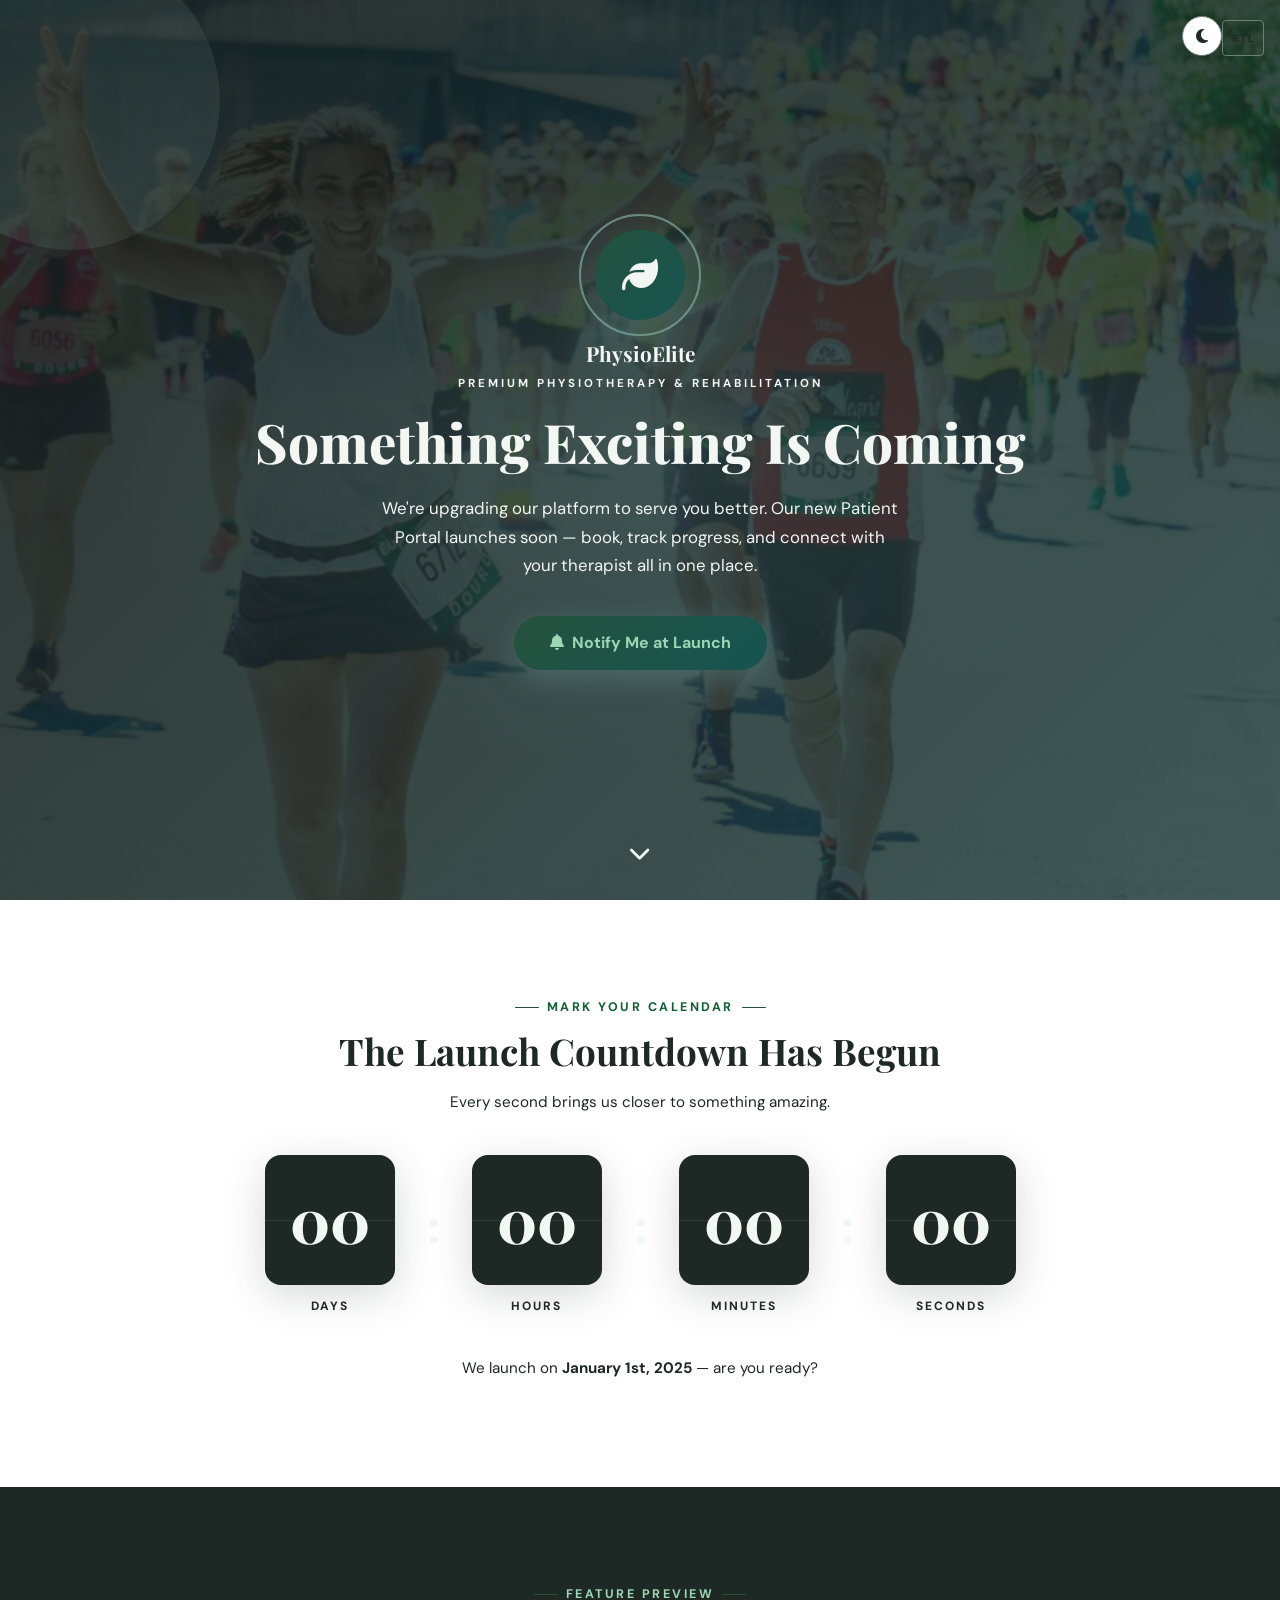
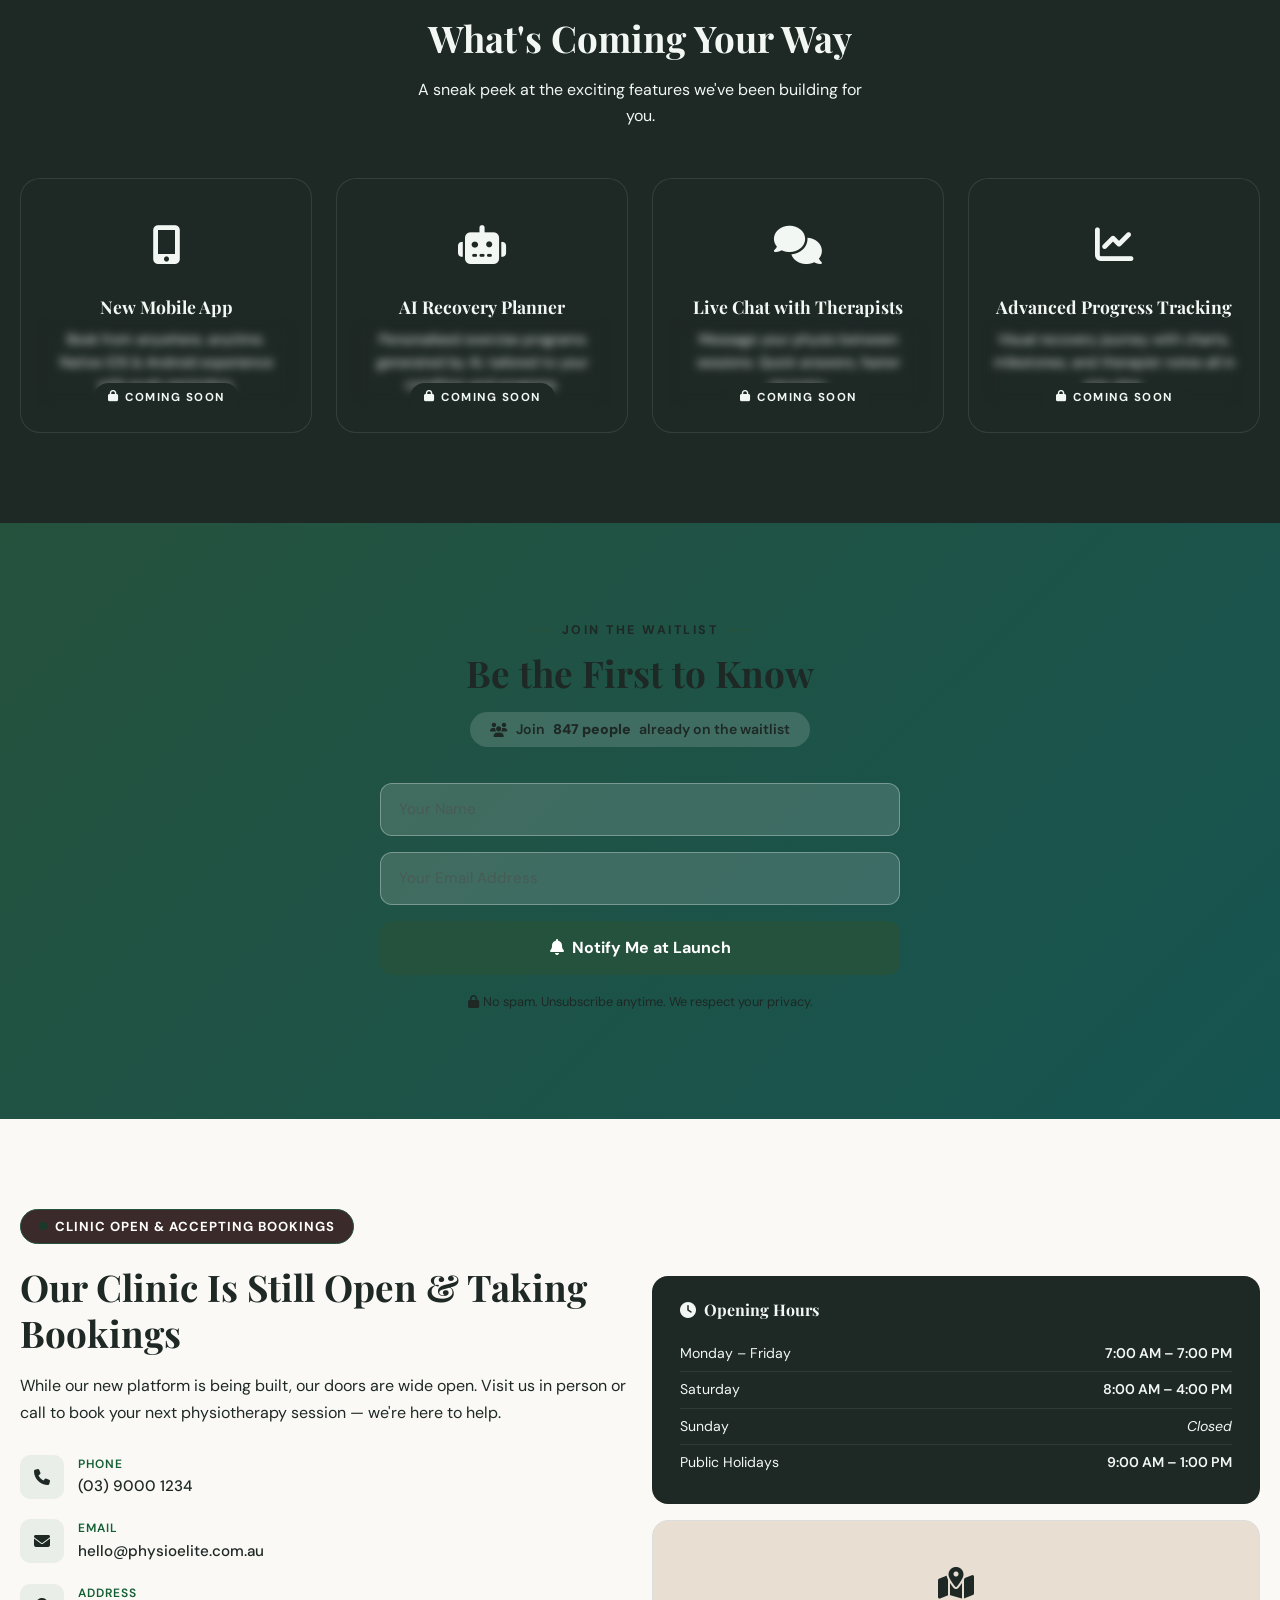
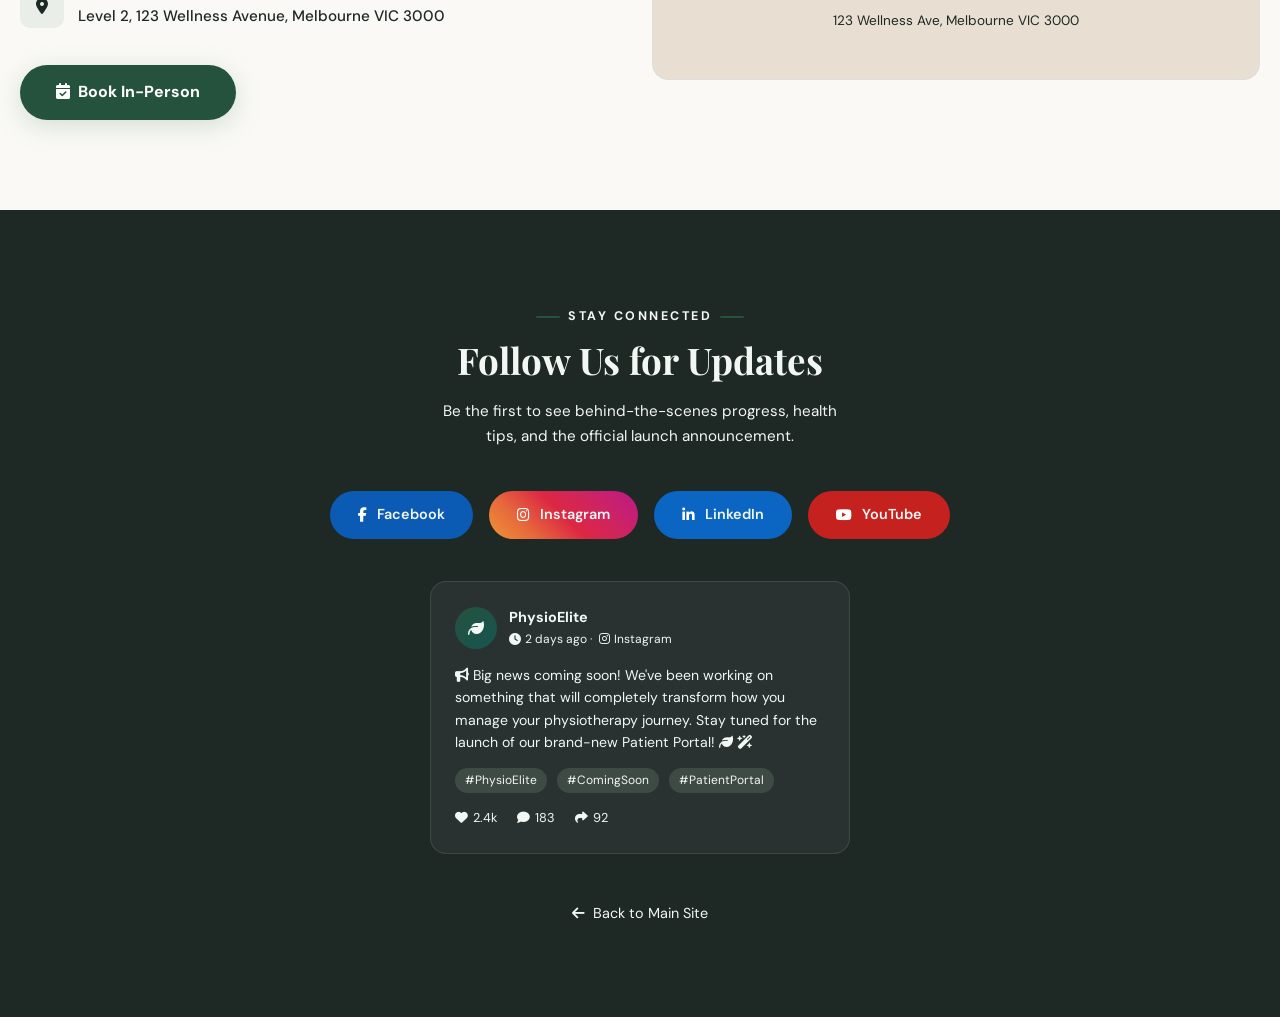
<file: pages/coming-soon.html>
<!DOCTYPE html>
<html lang="en">
<head>
  <meta charset="UTF-8" />
  <meta name="viewport" content="width=device-width, initial-scale=1.0" />
  <title>Coming Soon — PhysioElite Patient Portal</title>
  <link rel="icon" type="image/svg+xml" href="../assets/img/favicon.svg" />
  <meta name="description" content="PhysioElite is launching a brand-new Patient Portal. Sign up to be the first to know when we go live." />
  <!-- Optional refresh: uncomment to auto-redirect after 1 hour -->
  <!-- <meta http-equiv="refresh" content="3600;url=patient-dashboard.html" /> -->

  <!-- Google Fonts -->
  <link rel="preconnect" href="https://fonts.googleapis.com" />
  <link rel="preconnect" href="https://fonts.gstatic.com" crossorigin />
  <link href="https://fonts.googleapis.com/css2?family=DM+Sans:ital,opsz,wght@0,9..40,300;0,9..40,400;0,9..40,500;0,9..40,600;0,9..40,700&family=Playfair+Display:wght@400;600;700;800&display=swap" rel="stylesheet" />

  <!-- Bootstrap 5.3 CDN -->
  <link href="https://cdn.jsdelivr.net/npm/bootstrap@5.3.2/dist/css/bootstrap.min.css" rel="stylesheet" />

  <!-- Font Awesome 6 CDN -->
  <link href="https://cdnjs.cloudflare.com/ajax/libs/font-awesome/6.5.0/css/all.min.css" rel="stylesheet" />

  <!-- Shared stylesheet -->
  <link rel="stylesheet" href="../assets/css/style.css" />

  <style>
    :root {
      --sage:     #8FAE9B;
      --teal:     #6B9C9A;
      --ivory:    #FAF9F5;
      --beige:    #E8DFD2;
      --charcoal: #303A38;
      --sage-dark:#6a9078;
    }

    * { box-sizing: border-box; }

    body {
      font-family: 'DM Sans', sans-serif;
      background: var(--ivory);
      color: var(--charcoal);
      overflow-x: hidden;
    }

    /* ─── Animations ─── */
    @keyframes fadeInUp    { from { opacity:0; transform:translateY(40px); } to { opacity:1; transform:translateY(0); } }
    @keyframes fadeIn      { from { opacity:0; } to { opacity:1; } }
    @keyframes pulseRing   {
      0%   { transform:scale(0.9); opacity:1; }
      100% { transform:scale(1.6); opacity:0; }
    }
    @keyframes float       { 0%,100%{ transform:translateY(0); } 50%{ transform:translateY(-10px); } }
    @keyframes flipDigit   {
      0%   { opacity:0; transform:rotateX(-90deg) translateY(-10px); }
      100% { opacity:1; transform:rotateX(0)       translateY(0); }
    }
    @keyframes gradShift   { 0%,100%{ background-position:0% 50%; } 50%{ background-position:100% 50%; } }
    @keyframes shimmer     { 0%{ background-position:-200% 0; } 100%{ background-position:200% 0; } }

    .animate-fadeInUp  { animation: fadeInUp  0.9s ease both; }
    .animate-fadeIn    { animation: fadeIn     1s   ease both; }
    .delay-1 { animation-delay: 0.2s; }
    .delay-2 { animation-delay: 0.4s; }
    .delay-3 { animation-delay: 0.6s; }
    .delay-4 { animation-delay: 0.8s; }
    .delay-5 { animation-delay: 1.0s; }

    /* ════════════════════════════════════════
       SECTION 1 — LAUNCH HERO
    ════════════════════════════════════════ */
    #launch-hero {
      min-height: 100vh;
      display: flex;
      align-items: center;
      justify-content: center;
      text-align: center;
      position: relative;
      overflow: hidden;
      padding: 80px 20px;
      background: linear-gradient(135deg, #2b3f38 0%, #1e3030 40%, #183635 70%, #243836 100%);
      background-size: 300% 300%;
      animation: gradShift 10s ease infinite;
    }

    /* Layered decorative circles */
    #launch-hero::before {
      content: '';
      position: absolute;
      inset: 0;
      background: radial-gradient(ellipse 60% 50% at 50% 50%, rgba(107,156,154,0.15) 0%, transparent 70%);
      pointer-events: none;
    }

    .hero-particles {
      position: absolute;
      inset: 0;
      overflow: hidden;
      pointer-events: none;
    }
    .particle {
      position: absolute;
      border-radius: 50%;
      background: rgba(143,174,155,0.12);
    }
    .particle:nth-child(1) { width:300px;height:300px; top:-50px;  left:-80px; }
    .particle:nth-child(2) { width:200px;height:200px; bottom:-60px; right:-40px; opacity:.08; }
    .particle:nth-child(3) { width:120px;height:120px; top:30%;  left:5%;  opacity:.06; }
    .particle:nth-child(4) { width: 80px;height: 80px; top:20%;  right:8%; opacity:.08; }

    /* Pulse rings around logo */
    .logo-wrap {
      position: relative;
      display: inline-block;
      margin-bottom: 32px;
    }
    .pulse-ring {
      position: absolute;
      inset: -16px;
      border-radius: 50%;
      border: 2px solid rgba(143,174,155,0.5);
      animation: pulseRing 2.4s cubic-bezier(0.215,0.61,0.355,1) infinite;
    }
    .pulse-ring:nth-child(2) { animation-delay: 0.8s; border-color: rgba(107,156,154,0.35); }
    .pulse-ring:nth-child(3) { animation-delay: 1.6s; border-color: rgba(143,174,155,0.2); }

    .logo-circle {
      width: 90px; height: 90px;
      background: linear-gradient(135deg, var(--sage), var(--teal));
      border-radius: 50%;
      display: flex;
      align-items: center;
      justify-content: center;
      font-size: 36px;
      color: white;
      box-shadow: 0 20px 60px rgba(107,156,154,0.4);
      animation: float 4s ease-in-out infinite;
      position: relative;
      z-index: 1;
    }

    .hero-brand {
      font-family: 'Playfair Display', serif;
      font-size: 1.3rem;
      font-weight: 700;
      color: white;
      margin-bottom: 4px;
    }
    .hero-brand span { color: var(--sage); }

    .hero-cs-title {
      font-family: 'Playfair Display', serif;
      font-size: clamp(2rem, 5vw, 3.4rem);
      font-weight: 800;
      color: white;
      line-height: 1.2;
      margin-bottom: 20px;
    }
    .hero-cs-title em { color: var(--sage); font-style: normal; }

    .hero-cs-sub {
      font-size: 1.05rem;
      color: rgba(255,255,255,0.72);
      max-width: 520px;
      margin: 0 auto 36px;
      line-height: 1.7;
    }

    .btn-sage-hero {
      background: linear-gradient(135deg, var(--sage), var(--teal));
      color: white;
      border: none;
      padding: 14px 36px;
      border-radius: 50px;
      font-weight: 700;
      font-size: 1rem;
      text-decoration: none;
      transition: transform 0.25s, box-shadow 0.25s;
      display: inline-block;
      box-shadow: 0 8px 30px rgba(107,156,154,0.4);
    }
    .btn-sage-hero:hover {
      transform: translateY(-3px);
      box-shadow: 0 12px 40px rgba(107,156,154,0.5);
      color: white;
    }

    .hero-scroll-cue {
      position: absolute;
      bottom: 28px;
      left: 50%;
      transform: translateX(-50%);
      color: rgba(255,255,255,0.4);
      font-size: 22px;
      animation: float 2s ease-in-out infinite;
    }

    /* ════════════════════════════════════════
       SECTION 2 — COUNTDOWN TIMER
    ════════════════════════════════════════ */
    #countdown-section {
      background: white;
      padding: 90px 0;
      text-align: center;
    }

    .section-eyebrow {
      font-size: 0.78rem;
      font-weight: 700;
      letter-spacing: 2.5px;
      text-transform: uppercase;
      color: var(--teal);
      margin-bottom: 10px;
    }
    .section-title {
      font-family: 'Playfair Display', serif;
      font-size: clamp(1.6rem, 3.5vw, 2.3rem);
      font-weight: 700;
      color: var(--charcoal);
      margin-bottom: 16px;
    }

    .countdown-wrap {
      display: flex;
      justify-content: center;
      gap: clamp(12px, 3vw, 32px);
      flex-wrap: wrap;
      margin-top: 40px;
    }

    .cd-block {
      text-align: center;
      position: relative;
    }

    .cd-square {
      width: clamp(80px, 14vw, 130px);
      height: clamp(80px, 14vw, 130px);
      background: var(--charcoal);
      border-radius: 16px;
      display: flex;
      align-items: center;
      justify-content: center;
      position: relative;
      overflow: hidden;
      box-shadow: 0 10px 40px rgba(48,58,56,0.2);
    }

    /* Flip effect line */
    .cd-square::after {
      content: '';
      position: absolute;
      left: 0; right: 0;
      top: 50%;
      height: 1px;
      background: rgba(255,255,255,0.08);
    }

    .cd-digit {
      font-family: 'Playfair Display', serif;
      font-size: clamp(2rem, 6vw, 3.8rem);
      font-weight: 800;
      color: white;
      line-height: 1;
      transition: none;
      position: relative;
      z-index: 1;
    }

    .cd-digit.flip {
      animation: flipDigit 0.4s cubic-bezier(0.23,1,0.32,1) both;
    }

    .cd-sep {
      display: flex;
      align-items: center;
      padding-top: 10px;
    }
    .cd-sep span {
      font-family: 'Playfair Display', serif;
      font-size: clamp(1.6rem, 4vw, 2.8rem);
      color: var(--sage);
      font-weight: 800;
      line-height: 1;
      padding-bottom: clamp(20px,3vw,30px);
    }

    .cd-label {
      margin-top: 12px;
      font-size: 0.75rem;
      font-weight: 700;
      letter-spacing: 2px;
      text-transform: uppercase;
      color: var(--teal);
    }

    .launch-date-note {
      margin-top: 36px;
      font-size: 0.95rem;
      color: #6c7a76;
    }
    .launch-date-note strong { color: var(--charcoal); }

    /* ════════════════════════════════════════
       SECTION 3 — WHAT'S COMING
    ════════════════════════════════════════ */
    #whats-coming {
      background: var(--charcoal);
      padding: 90px 0;
    }

    .coming-card {
      background: rgba(255,255,255,0.05);
      border: 1px solid rgba(255,255,255,0.1);
      border-radius: 20px;
      padding: 36px 24px;
      text-align: center;
      position: relative;
      overflow: hidden;
      transition: transform 0.3s, border-color 0.3s;
      height: 100%;
    }
    .coming-card:hover {
      transform: translateY(-6px);
      border-color: rgba(143,174,155,0.4);
    }

    /* Blurred/locked overlay */
    .coming-card .locked-overlay {
      position: absolute;
      inset: 0;
      border-radius: 20px;
      display: flex;
      align-items: flex-end;
      justify-content: center;
      padding-bottom: 20px;
      pointer-events: none;
    }
    .coming-card .locked-badge {
      background: rgba(143,174,155,0.9);
      color: white;
      font-size: 0.72rem;
      font-weight: 700;
      letter-spacing: 1.5px;
      text-transform: uppercase;
      padding: 5px 14px;
      border-radius: 20px;
      display: flex;
      align-items: center;
      gap: 6px;
    }

    /* shimmer on hover */
    .coming-card::before {
      content: '';
      position: absolute;
      top: 0; left: -100%;
      width: 60%;
      height: 100%;
      background: linear-gradient(90deg, transparent, rgba(255,255,255,0.04), transparent);
      transition: left 0.5s;
    }
    .coming-card:hover::before { left: 150%; }

    .coming-icon {
      font-size: 2.4rem;
      margin-bottom: 18px;
      display: block;
      filter: blur(0px);
    }

    .coming-card h5 {
      font-family: 'Playfair Display', serif;
      font-size: 1.1rem;
      font-weight: 700;
      color: white;
      margin-bottom: 10px;
    }
    .coming-card p {
      font-size: 0.88rem;
      color:rgba(255,255,255,0.88);
      margin: 0;
      line-height: 1.6;
    }

    .blur-text {
      filter: blur(4px);
      user-select: none;
      pointer-events: none;
      color: rgba(255,255,255,0.3) !important;
    }

    /* ════════════════════════════════════════
       SECTION 4 — NOTIFY ME FORM
    ════════════════════════════════════════ */
    #notify-form {
      background: linear-gradient(135deg, var(--sage) 0%, var(--teal) 100%);
      padding: 90px 0;
      text-align: center;
    }

    #notify-form .section-title { color: white; }
    #notify-form .section-eyebrow { color: rgba(255,255,255,0.75); }

    .waitlist-count {
      display: inline-flex;
      align-items: center;
      gap: 8px;
      background: rgba(255,255,255,0.15);
      color: white;
      border-radius: 50px;
      padding: 6px 20px;
      font-size: 0.88rem;
      font-weight: 600;
      margin-bottom: 36px;
    }
    .waitlist-count i { font-size: 14px; }

    .notify-form-wrap {
      max-width: 520px;
      margin: 0 auto;
    }

    .notify-form-wrap .form-control {
      background: rgba(255,255,255,0.15);
      border: 1px solid rgba(255,255,255,0.3);
      color: white;
      border-radius: 12px;
      padding: 14px 18px;
      font-family: 'DM Sans', sans-serif;
      font-size: 0.95rem;
      transition: background 0.3s, border-color 0.3s;
    }
    .notify-form-wrap .form-control::placeholder { color:rgba(255,255,255,0.88); }
    .notify-form-wrap .form-control:focus {
      background: rgba(255,255,255,0.22);
      border-color:rgba(255,255,255,0.88);
      box-shadow: none;
      color: white;
      outline: none;
    }

    .btn-notify {
      background: white;
      color: var(--sage-dark);
      border: none;
      padding: 14px 36px;
      border-radius: 12px;
      font-weight: 700;
      font-size: 1rem;
      font-family: 'DM Sans', sans-serif;
      cursor: pointer;
      transition: transform 0.2s, box-shadow 0.2s;
      width: 100%;
    }
    .btn-notify:hover {
      transform: translateY(-2px);
      box-shadow: 0 8px 25px rgba(0,0,0,0.15);
    }

    .privacy-note {
      font-size: 0.8rem;
      color: rgba(255,255,255,0.65);
      margin-top: 16px;
    }

    .form-success {
      display: none;
      background: rgba(255,255,255,0.15);
      border-radius: 16px;
      padding: 28px;
      color: white;
      font-size: 1rem;
    }
    .form-success i { font-size: 2rem; margin-bottom: 10px; display: block; }

    /* ════════════════════════════════════════
       SECTION 5 — CLINIC REMAINS OPEN
    ════════════════════════════════════════ */
    #clinic-open {
      background: var(--ivory);
      padding: 90px 0;
    }

    .open-badge {
      display: inline-flex;
      align-items: center;
      gap: 8px;
      background: rgba(143,174,155,0.15);
      color: var(--sage-dark);
      border: 1px solid var(--sage);
      border-radius: 50px;
      padding: 6px 18px;
      font-size: 0.82rem;
      font-weight: 700;
      letter-spacing: 1px;
      text-transform: uppercase;
      margin-bottom: 20px;
    }
    .open-badge .dot {
      width: 8px; height: 8px;
      background: var(--sage-dark);
      border-radius: 50%;
      animation: pulseRing 1.5s ease-in-out infinite;
    }

    .contact-info-item {
      display: flex;
      align-items: flex-start;
      gap: 14px;
      margin-bottom: 20px;
    }
    .contact-icon {
      width: 44px; height: 44px;
      border-radius: 10px;
      background: rgba(143,174,155,0.15);
      color: var(--sage-dark);
      display: flex;
      align-items: center;
      justify-content: center;
      font-size: 16px;
      flex-shrink: 0;
    }
    .contact-info-item p { margin: 0; }
    .contact-label { font-size: 0.75rem; color: #9aaba4; font-weight: 600; text-transform: uppercase; letter-spacing: 1px; }
    .contact-value { font-size: 0.95rem; color: var(--charcoal); font-weight: 500; }

    .hours-strip {
      background: var(--charcoal);
      border-radius: 16px;
      padding: 24px 28px;
      margin-top: 28px;
    }
    .hours-strip h6 {
      font-family: 'Playfair Display', serif;
      color: white;
      font-size: 1rem;
      font-weight: 700;
      margin-bottom: 16px;
    }
    .hours-row {
      display: flex;
      justify-content: space-between;
      align-items: center;
      padding: 6px 0;
      border-bottom: 1px solid rgba(255,255,255,0.08);
      font-size: 0.88rem;
    }
    .hours-row:last-child { border-bottom: none; }
    .hours-row .day  { color: rgba(255,255,255,0.65); }
    .hours-row .time { color: white; font-weight: 600; }
    .hours-row .time.closed { color: #9aaba4; font-weight: 400; font-style: italic; }

    .btn-sage-solid {
      background: var(--sage);
      color: white;
      border: none;
      padding: 14px 36px;
      border-radius: 50px;
      font-weight: 700;
      font-size: 1rem;
      text-decoration: none;
      display: inline-block;
      transition: background 0.3s, transform 0.2s;
      box-shadow: 0 6px 24px rgba(143,174,155,0.35);
    }
    .btn-sage-solid:hover {
      background: var(--sage-dark);
      color: white;
      transform: translateY(-2px);
    }

    /* ════════════════════════════════════════
       SECTION 6 — SOCIAL FOLLOW
    ════════════════════════════════════════ */
    #social-follow {
      background: var(--charcoal);
      padding: 90px 0;
      text-align: center;
    }

    .social-follow-btn {
      display: inline-flex;
      align-items: center;
      gap: 10px;
      padding: 12px 28px;
      border-radius: 50px;
      font-weight: 600;
      font-size: 0.9rem;
      text-decoration: none;
      transition: transform 0.2s, box-shadow 0.2s;
      margin: 6px;
    }
    .social-follow-btn:hover { transform: translateY(-3px); box-shadow: 0 8px 24px rgba(0,0,0,0.25); }

    .btn-facebook  { background: #1877F2; color: white; }
    .btn-instagram { background: linear-gradient(45deg, #f09433,#e6683c,#dc2743,#cc2366,#bc1888); color: white; }
    .btn-linkedin  { background: #0A66C2; color: white; }
    .btn-youtube   { background: #FF0000; color: white; }

    /* Fake post preview */
    .post-preview {
      background: rgba(255,255,255,0.05);
      border: 1px solid rgba(255,255,255,0.1);
      border-radius: 16px;
      padding: 24px;
      max-width: 420px;
      margin: 36px auto 0;
      text-align: left;
    }
    .post-preview .post-header { display: flex; align-items: center; gap: 12px; margin-bottom: 14px; }
    .post-avatar {
      width: 42px; height: 42px;
      background: linear-gradient(135deg, var(--sage), var(--teal));
      border-radius: 50%;
      display: flex; align-items: center; justify-content: center;
      color: white; font-size: 16px;
    }
    .post-preview .post-name { color: white; font-weight: 700; font-size: 0.9rem; }
    .post-preview .post-time { color: rgba(255,255,255,0.4); font-size: 0.75rem; }
    .post-preview .post-body { color: rgba(255,255,255,0.75); font-size: 0.88rem; line-height: 1.6; }
    .post-preview .post-tags { margin-top: 12px; }
    .post-tag {
      display: inline-block;
      background: rgba(143,174,155,0.2);
      color: var(--sage);
      font-size: 0.75rem;
      padding: 3px 10px;
      border-radius: 20px;
      margin-right: 6px;
    }
    .post-preview .post-actions { display: flex; gap: 20px; margin-top: 14px; }
    .post-action { color: rgba(255,255,255,0.4); font-size: 0.8rem; display: flex; align-items: center; gap: 5px; cursor: pointer; transition: color 0.2s; }
    .post-action:hover { color: var(--sage); }

    .back-link {
      display: inline-flex;
      align-items: center;
      gap: 8px;
      color:rgba(255,255,255,0.88);
      text-decoration: none;
      font-size: 0.9rem;
      transition: color 0.2s;
      margin-top: 48px;
    }
    .back-link:hover { color: var(--sage); }

    /* ─── Scroll Reveal ─── */
    .reveal { opacity: 0; transform: translateY(28px); transition: opacity 0.7s ease, transform 0.7s ease; }
    .reveal.revealed { opacity: 1; transform: translateY(0); }

    /* ─── Responsive ─── */
    @media (max-width: 576px) {
      .cd-square { width: 68px; height: 68px; }
      .social-follow-btn { padding: 10px 18px; font-size: 0.82rem; }
    }
    @media (max-width: 400px) {
      .cd-sep { display: none; }
    }
  </style>
  <link rel="stylesheet" href="../assets/css/contrast-fixes.css" />
  <link rel="stylesheet" href="../assets/css/rtl.css" />
  <link rel="stylesheet" href="../assets/css/responsive.css?v=2" />
</head>
<body>
  <div style="position:fixed;top:16px;right:16px;z-index:9999;"><button class="theme-toggle-btn" data-theme-toggle id="darkToggle" aria-label="Toggle dark mode" style="width:40px;height:40px;border-radius:50%;border:1.5px solid var(--border-color);background:var(--bg-card);color:var(--text-primary);cursor:pointer;display:inline-flex;align-items:center;justify-content:center;box-shadow:0 2px 10px rgba(0,0,0,0.15);"><i class="fa-solid fa-moon"></i></button></div>

<!-- ══════════════════════════════════════════
     SECTION 1 — LAUNCH HERO
══════════════════════════════════════════ -->
<section id="launch-hero" aria-labelledby="launch-title">
  <!-- Decorative particles -->
  <div class="hero-particles" aria-hidden="true">
    <div class="particle"></div>
    <div class="particle"></div>
    <div class="particle"></div>
    <div class="particle"></div>
  </div>

  <div class="container position-relative z-1">
    <!-- Animated logo with pulse rings -->
    <div class="animate-fadeIn delay-1">
      <div class="logo-wrap mb-3">
        <div class="pulse-ring" aria-hidden="true"></div>
        <div class="pulse-ring" aria-hidden="true"></div>
        <div class="pulse-ring" aria-hidden="true"></div>
        <div class="logo-circle" aria-hidden="true">
          <i class="fas fa-leaf"></i>
        </div>
      </div>
    </div>

    <div class="hero-brand animate-fadeInUp delay-1">Physio<span>Elite</span></div>
    <p class="text-uppercase" style="color:var(--sage); font-size:0.72rem; letter-spacing:3px; font-weight:700;" aria-hidden="true">Premium Physiotherapy &amp; Rehabilitation</p>

    <h1 id="launch-title" class="hero-cs-title animate-fadeInUp delay-2">
      Something <em>Exciting</em> Is Coming
    </h1>
    <p class="hero-cs-sub animate-fadeInUp delay-3">
      We're upgrading our platform to serve you better. Our new Patient Portal launches soon — book, track progress, and connect with your therapist all in one place.
    </p>

    <div class="animate-fadeInUp delay-4">
      <a href="#notify-form" class="btn-sage-hero">
        <i class="fas fa-bell me-2"></i>Notify Me at Launch
      </a>
    </div>
  </div>

  <!-- Scroll cue -->
  <div class="hero-scroll-cue" aria-hidden="true">
    <i class="fas fa-chevron-down"></i>
  </div>
</section>

<!-- ══════════════════════════════════════════
     SECTION 2 — COUNTDOWN TIMER
══════════════════════════════════════════ -->
<section id="countdown-section" aria-labelledby="countdown-title">
  <div class="container">
    <div class="reveal">
      <p class="section-eyebrow">Mark Your Calendar</p>
      <h2 id="countdown-title" class="section-title">The Launch Countdown Has Begun</h2>
      <p style="color:#6c7a76; max-width:420px; margin:0 auto; font-size:0.95rem;">
        Every second brings us closer to something amazing.
      </p>
    </div>

    <div class="countdown-wrap reveal" style="transition-delay:0.15s" aria-label="Countdown timer" role="timer">
      <!-- Days -->
      <div class="cd-block">
        <div class="cd-square">
          <span class="cd-digit" id="cd-days">000</span>
        </div>
        <div class="cd-label">Days</div>
      </div>

      <div class="cd-sep" aria-hidden="true"><span>:</span></div>

      <!-- Hours -->
      <div class="cd-block">
        <div class="cd-square">
          <span class="cd-digit" id="cd-hours">00</span>
        </div>
        <div class="cd-label">Hours</div>
      </div>

      <div class="cd-sep" aria-hidden="true"><span>:</span></div>

      <!-- Minutes -->
      <div class="cd-block">
        <div class="cd-square">
          <span class="cd-digit" id="cd-minutes">00</span>
        </div>
        <div class="cd-label">Minutes</div>
      </div>

      <div class="cd-sep" aria-hidden="true"><span>:</span></div>

      <!-- Seconds -->
      <div class="cd-block">
        <div class="cd-square">
          <span class="cd-digit" id="cd-seconds">00</span>
        </div>
        <div class="cd-label">Seconds</div>
      </div>
    </div>

    <p class="launch-date-note reveal" style="transition-delay:0.3s">
      We launch on <strong>January 1st, 2025</strong> — are you ready?
    </p>
  </div>
</section>

<!-- ══════════════════════════════════════════
     SECTION 3 — WHAT'S COMING
══════════════════════════════════════════ -->
<section id="whats-coming" aria-labelledby="coming-title">
  <div class="container">
    <div class="text-center mb-5 reveal">
      <p class="section-eyebrow" style="color:var(--sage);">Feature Preview</p>
      <h2 id="coming-title" class="section-title" style="color:white;">What's Coming Your Way</h2>
      <p style="color:rgba(255,255,255,0.88); max-width:460px; margin:0 auto;">A sneak peek at the exciting features we've been building for you.</p>
    </div>

    <div class="row g-4">
      <!-- Card 1 -->
      <div class="col-lg-3 col-sm-6 reveal" style="transition-delay:0.1s">
        <div class="coming-card">
          <span class="coming-icon"><i class="fa-solid fa-mobile-screen-button"></i></span>
          <h5>New Mobile App</h5>
          <p class="blur-text">Book from anywhere, anytime. Native iOS &amp; Android experience with push reminders.</p>
          <div class="locked-overlay" aria-hidden="true">
            <span class="locked-badge"><i class="fas fa-lock"></i> Coming Soon</span>
          </div>
        </div>
      </div>

      <!-- Card 2 -->
      <div class="col-lg-3 col-sm-6 reveal" style="transition-delay:0.2s">
        <div class="coming-card">
          <span class="coming-icon"><i class="fa-solid fa-robot"></i></span>
          <h5>AI Recovery Planner</h5>
          <p class="blur-text">Personalised exercise programs generated by AI, tailored to your condition and progress.</p>
          <div class="locked-overlay" aria-hidden="true">
            <span class="locked-badge"><i class="fas fa-lock"></i> Coming Soon</span>
          </div>
        </div>
      </div>

      <!-- Card 3 -->
      <div class="col-lg-3 col-sm-6 reveal" style="transition-delay:0.3s">
        <div class="coming-card">
          <span class="coming-icon"><i class="fa-solid fa-comments"></i></span>
          <h5>Live Chat with Therapists</h5>
          <p class="blur-text">Message your physio between sessions. Quick answers, faster recovery.</p>
          <div class="locked-overlay" aria-hidden="true">
            <span class="locked-badge"><i class="fas fa-lock"></i> Coming Soon</span>
          </div>
        </div>
      </div>

      <!-- Card 4 -->
      <div class="col-lg-3 col-sm-6 reveal" style="transition-delay:0.4s">
        <div class="coming-card">
          <span class="coming-icon"><i class="fa-solid fa-chart-line"></i></span>
          <h5>Advanced Progress Tracking</h5>
          <p class="blur-text">Visual recovery journey with charts, milestones, and therapist notes all in one view.</p>
          <div class="locked-overlay" aria-hidden="true">
            <span class="locked-badge"><i class="fas fa-lock"></i> Coming Soon</span>
          </div>
        </div>
      </div>
    </div>
  </div>
</section>

<!-- ══════════════════════════════════════════
     SECTION 4 — NOTIFY ME FORM
══════════════════════════════════════════ -->
<section id="notify-form" aria-labelledby="notify-title">
  <div class="container">
    <div class="reveal">
      <p class="section-eyebrow">Join the Waitlist</p>
      <h2 id="notify-title" class="section-title">Be the First to Know</h2>

      <div class="waitlist-count">
        <i class="fas fa-users"></i>
        Join <strong>847 people</strong> already on the waitlist
      </div>
    </div>

    <div class="notify-form-wrap reveal" style="transition-delay:0.15s">
      <form id="waitlist-form" novalidate aria-label="Waitlist signup form">
        <div class="mb-3">
          <label for="notify-name" class="visually-hidden">Your name</label>
          <input
            type="text"
            id="notify-name"
            class="form-control"
            placeholder="Your Name"
            required
            autocomplete="name"
            aria-required="true"
          />
        </div>
        <div class="mb-3">
          <label for="notify-email" class="visually-hidden">Your email address</label>
          <input
            type="email"
            id="notify-email"
            class="form-control"
            placeholder="Your Email Address"
            required
            autocomplete="email"
            aria-required="true"
          />
        </div>
        <button type="submit" class="btn-notify">
          <i class="fas fa-bell me-2"></i>Notify Me at Launch
        </button>
      </form>

      <div class="form-success" id="form-success" role="alert" aria-live="polite">
        <i class="fas fa-check-circle" style="color:white;"></i>
        <strong>You're on the list!</strong><br/>
        We'll email you the moment PhysioElite Patient Portal goes live.
      </div>

      <p class="privacy-note" aria-label="Privacy note">
        <i class="fas fa-lock me-1"></i>No spam. Unsubscribe anytime. We respect your privacy.
      </p>
    </div>
  </div>
</section>

<!-- ══════════════════════════════════════════
     SECTION 5 — CLINIC REMAINS OPEN
══════════════════════════════════════════ -->
<section id="clinic-open" aria-labelledby="clinic-title">
  <div class="container">
    <div class="row align-items-center g-5">
      <!-- Left content -->
      <div class="col-lg-6 reveal">
        <div class="open-badge">
          <div class="dot" aria-hidden="true"></div>
          Clinic Open &amp; Accepting Bookings
        </div>

        <h2 id="clinic-title" class="section-title">Our Clinic Is Still Open &amp; Taking Bookings</h2>
        <p style="color:#6c7a76; line-height:1.7; margin-bottom:28px;">
          While our new platform is being built, our doors are wide open. Visit us in person or call to book your next physiotherapy session — we're here to help.
        </p>

        <!-- Contact info -->
        <div class="contact-info-item">
          <div class="contact-icon"><i class="fas fa-phone"></i></div>
          <div>
            <div class="contact-label">Phone</div>
            <div class="contact-value"><a href="tel:+61390001234" style="color:var(--charcoal); text-decoration:none;">(03) 9000 1234</a></div>
          </div>
        </div>

        <div class="contact-info-item">
          <div class="contact-icon"><i class="fas fa-envelope"></i></div>
          <div>
            <div class="contact-label">Email</div>
            <div class="contact-value"><a href="mailto:hello@physioelite.com.au" style="color:var(--charcoal); text-decoration:none;">hello@physioelite.com.au</a></div>
          </div>
        </div>

        <div class="contact-info-item">
          <div class="contact-icon"><i class="fas fa-map-marker-alt"></i></div>
          <div>
            <div class="contact-label">Address</div>
            <div class="contact-value">Level 2, 123 Wellness Avenue, Melbourne VIC 3000</div>
          </div>
        </div>

        <a href="contact.html#book" class="btn-sage-solid mt-3" aria-label="Book an in-person appointment">
          <i class="fas fa-calendar-check me-2"></i>Book In-Person
        </a>
      </div>

      <!-- Right: hours strip -->
      <div class="col-lg-6 reveal" style="transition-delay:0.15s">
        <div class="hours-strip" aria-label="Opening hours">
          <h6><i class="fas fa-clock me-2" style="color:var(--sage);"></i>Opening Hours</h6>
          <div class="hours-row">
            <span class="day">Monday – Friday</span>
            <span class="time">7:00 AM – 7:00 PM</span>
          </div>
          <div class="hours-row">
            <span class="day">Saturday</span>
            <span class="time">8:00 AM – 4:00 PM</span>
          </div>
          <div class="hours-row">
            <span class="day">Sunday</span>
            <span class="time closed">Closed</span>
          </div>
          <div class="hours-row">
            <span class="day">Public Holidays</span>
            <span class="time">9:00 AM – 1:00 PM</span>
          </div>
        </div>

        <!-- Map placeholder -->
        <div style="margin-top:16px; border-radius:16px; overflow:hidden; height:160px; background:var(--beige); display:flex; align-items:center; justify-content:center; border:1px solid #ddd;">
          <div style="text-align:center; color:#9aaba4;">
            <i class="fas fa-map-marked-alt" style="font-size:2rem; margin-bottom:8px; display:block;"></i>
            <span style="font-size:0.85rem;">123 Wellness Ave, Melbourne VIC 3000</span>
          </div>
        </div>
      </div>
    </div>
  </div>
</section>

<!-- ══════════════════════════════════════════
     SECTION 6 — SOCIAL FOLLOW
══════════════════════════════════════════ -->
<section id="social-follow" aria-labelledby="social-title">
  <div class="container">
    <div class="reveal">
      <p class="section-eyebrow" style="color:var(--sage);">Stay Connected</p>
      <h2 id="social-title" class="section-title" style="color:white;">Follow Us for Updates</h2>
      <p style="color:rgba(255,255,255,0.88); max-width:420px; margin:0 auto 36px; font-size:0.95rem;">
        Be the first to see behind-the-scenes progress, health tips, and the official launch announcement.
      </p>

      <!-- Social buttons -->
      <div role="list" aria-label="Social media links">
        <a href="#" class="social-follow-btn btn-facebook" role="listitem" aria-label="Follow us on Facebook">
          <i class="fab fa-facebook-f"></i> Facebook
        </a>
        <a href="#" class="social-follow-btn btn-instagram" role="listitem" aria-label="Follow us on Instagram">
          <i class="fab fa-instagram"></i> Instagram
        </a>
        <a href="#" class="social-follow-btn btn-linkedin" role="listitem" aria-label="Follow us on LinkedIn">
          <i class="fab fa-linkedin-in"></i> LinkedIn
        </a>
        <a href="#" class="social-follow-btn btn-youtube" role="listitem" aria-label="Follow us on YouTube">
          <i class="fab fa-youtube"></i> YouTube
        </a>
      </div>
    </div>

    <!-- Recent announcement teaser -->
    <div class="post-preview reveal" style="transition-delay:0.2s" aria-label="Recent announcement from PhysioElite">
      <div class="post-header">
        <div class="post-avatar" aria-hidden="true"><i class="fas fa-leaf"></i></div>
        <div>
          <div class="post-name">PhysioElite</div>
          <div class="post-time"><i class="fas fa-clock me-1"></i>2 days ago · <i class="fab fa-instagram ms-1 me-1"></i>Instagram</div>
        </div>
      </div>
      <div class="post-body">
        <i class="fa-solid fa-bullhorn" aria-hidden="true"></i> Big news coming soon! We've been working on something that will completely transform how you manage your physiotherapy journey. Stay tuned for the launch of our brand-new Patient Portal! <i class="fa-solid fa-leaf" aria-hidden="true"></i> <i class="fa-solid fa-wand-magic-sparkles" aria-hidden="true"></i>
      </div>
      <div class="post-tags">
        <span class="post-tag">#PhysioElite</span>
        <span class="post-tag">#ComingSoon</span>
        <span class="post-tag">#PatientPortal</span>
      </div>
      <div class="post-actions">
        <div class="post-action" role="img" aria-label="2.4 thousand likes"><i class="fas fa-heart"></i> 2.4k</div>
        <div class="post-action" role="img" aria-label="183 comments"><i class="fas fa-comment"></i> 183</div>
        <div class="post-action" role="img" aria-label="92 shares"><i class="fas fa-share"></i> 92</div>
      </div>
    </div>

    <!-- Back to main site -->
    <a href="../index.html" class="back-link" aria-label="Return to main PhysioElite website">
      <i class="fas fa-arrow-left"></i> Back to Main Site
    </a>
  </div>
</section>

<!-- Bootstrap JS -->
<script src="https://cdn.jsdelivr.net/npm/bootstrap@5.3.2/dist/js/bootstrap.bundle.min.js"></script>
<!-- Shared JS -->
<script src="../assets/js/main.js"></script>

<script>
// ─── Scroll Reveal ───────────────────────────────────────
(function () {
  const els = document.querySelectorAll('.reveal');
  if (!els.length) return;
  const obs = new IntersectionObserver(entries => {
    entries.forEach(e => {
      if (e.isIntersecting) { e.target.classList.add('revealed'); obs.unobserve(e.target); }
    });
  }, { threshold: 0.1 });
  els.forEach(el => obs.observe(el));
})();

// ─── Countdown Timer ─────────────────────────────────────
(function () {
  const target = new Date('2025-01-01T00:00:00+11:00').getTime(); // AEDT (Melbourne)
  const daysEl  = document.getElementById('cd-days');
  const hoursEl = document.getElementById('cd-hours');
  const minsEl  = document.getElementById('cd-minutes');
  const secsEl  = document.getElementById('cd-seconds');

  function pad(n, len) { return String(n).padStart(len, '0'); }

  function animateFlip(el, newVal) {
    if (el.textContent === newVal) return;
    el.classList.remove('flip');
    void el.offsetWidth; // force reflow
    el.textContent = newVal;
    el.classList.add('flip');
  }

  function tick() {
    const now  = Date.now();
    const diff = target - now;

    if (diff <= 0) {
      daysEl.textContent = hoursEl.textContent = minsEl.textContent = secsEl.textContent = '00';
      clearInterval(timer);
      return;
    }

    const days  = Math.floor(diff / 86400000);
    const hours = Math.floor((diff % 86400000) / 3600000);
    const mins  = Math.floor((diff % 3600000)  / 60000);
    const secs  = Math.floor((diff % 60000)    / 1000);

    animateFlip(daysEl,  pad(days,  3));
    animateFlip(hoursEl, pad(hours, 2));
    animateFlip(minsEl,  pad(mins,  2));
    animateFlip(secsEl,  pad(secs,  2));
  }

  tick();
  const timer = setInterval(tick, 1000);
})();

// ─── Notify Me Form ──────────────────────────────────────
(function () {
  const form    = document.getElementById('waitlist-form');
  const success = document.getElementById('form-success');

  if (!form) return;

  form.addEventListener('submit', function (e) {
    e.preventDefault();
    const name  = document.getElementById('notify-name').value.trim();
    const email = document.getElementById('notify-email').value.trim();

    // Basic validation
    if (!name) {
      document.getElementById('notify-name').focus();
      return;
    }
    if (!email || !/^[^\s@]+@[^\s@]+\.[^\s@]+$/.test(email)) {
      document.getElementById('notify-email').focus();
      return;
    }

    // Show success state
    form.style.display    = 'none';
    success.style.display = 'block';
  });
})();
</script>
</body>
</html>
</file>
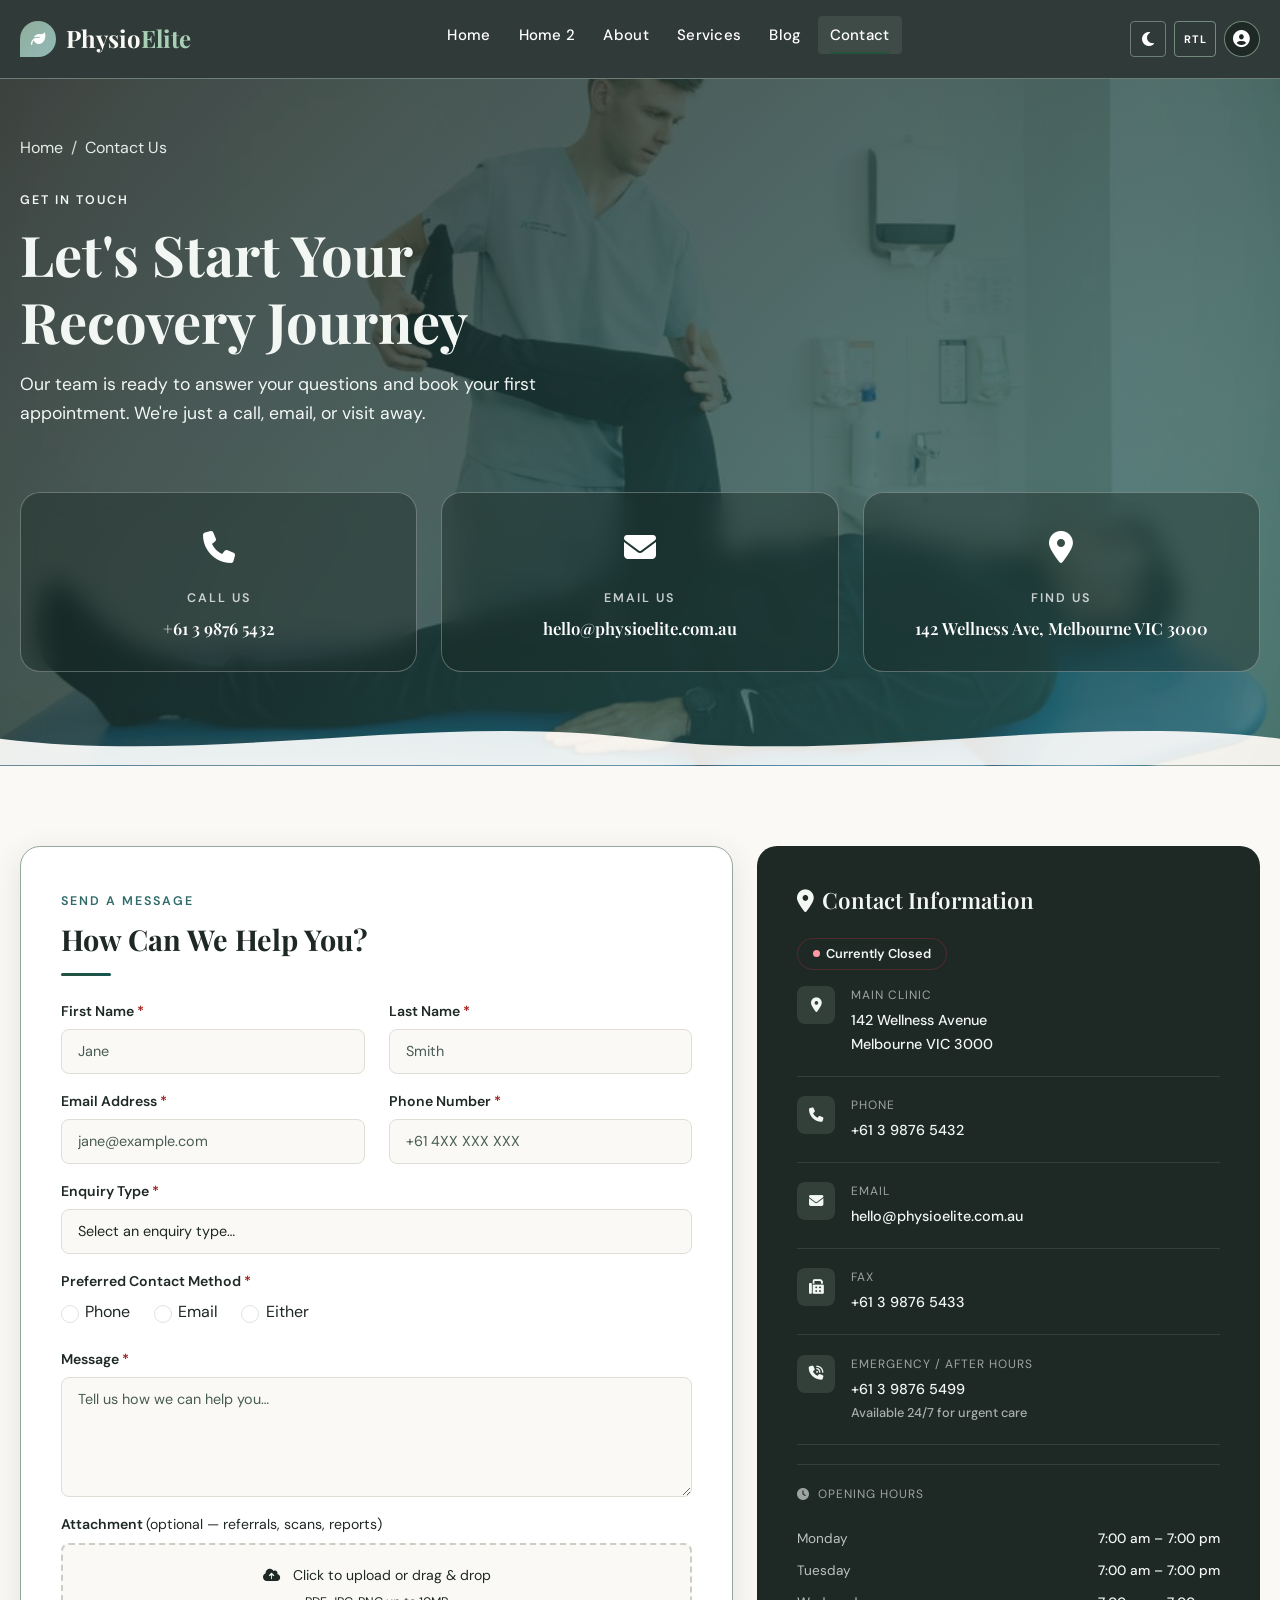
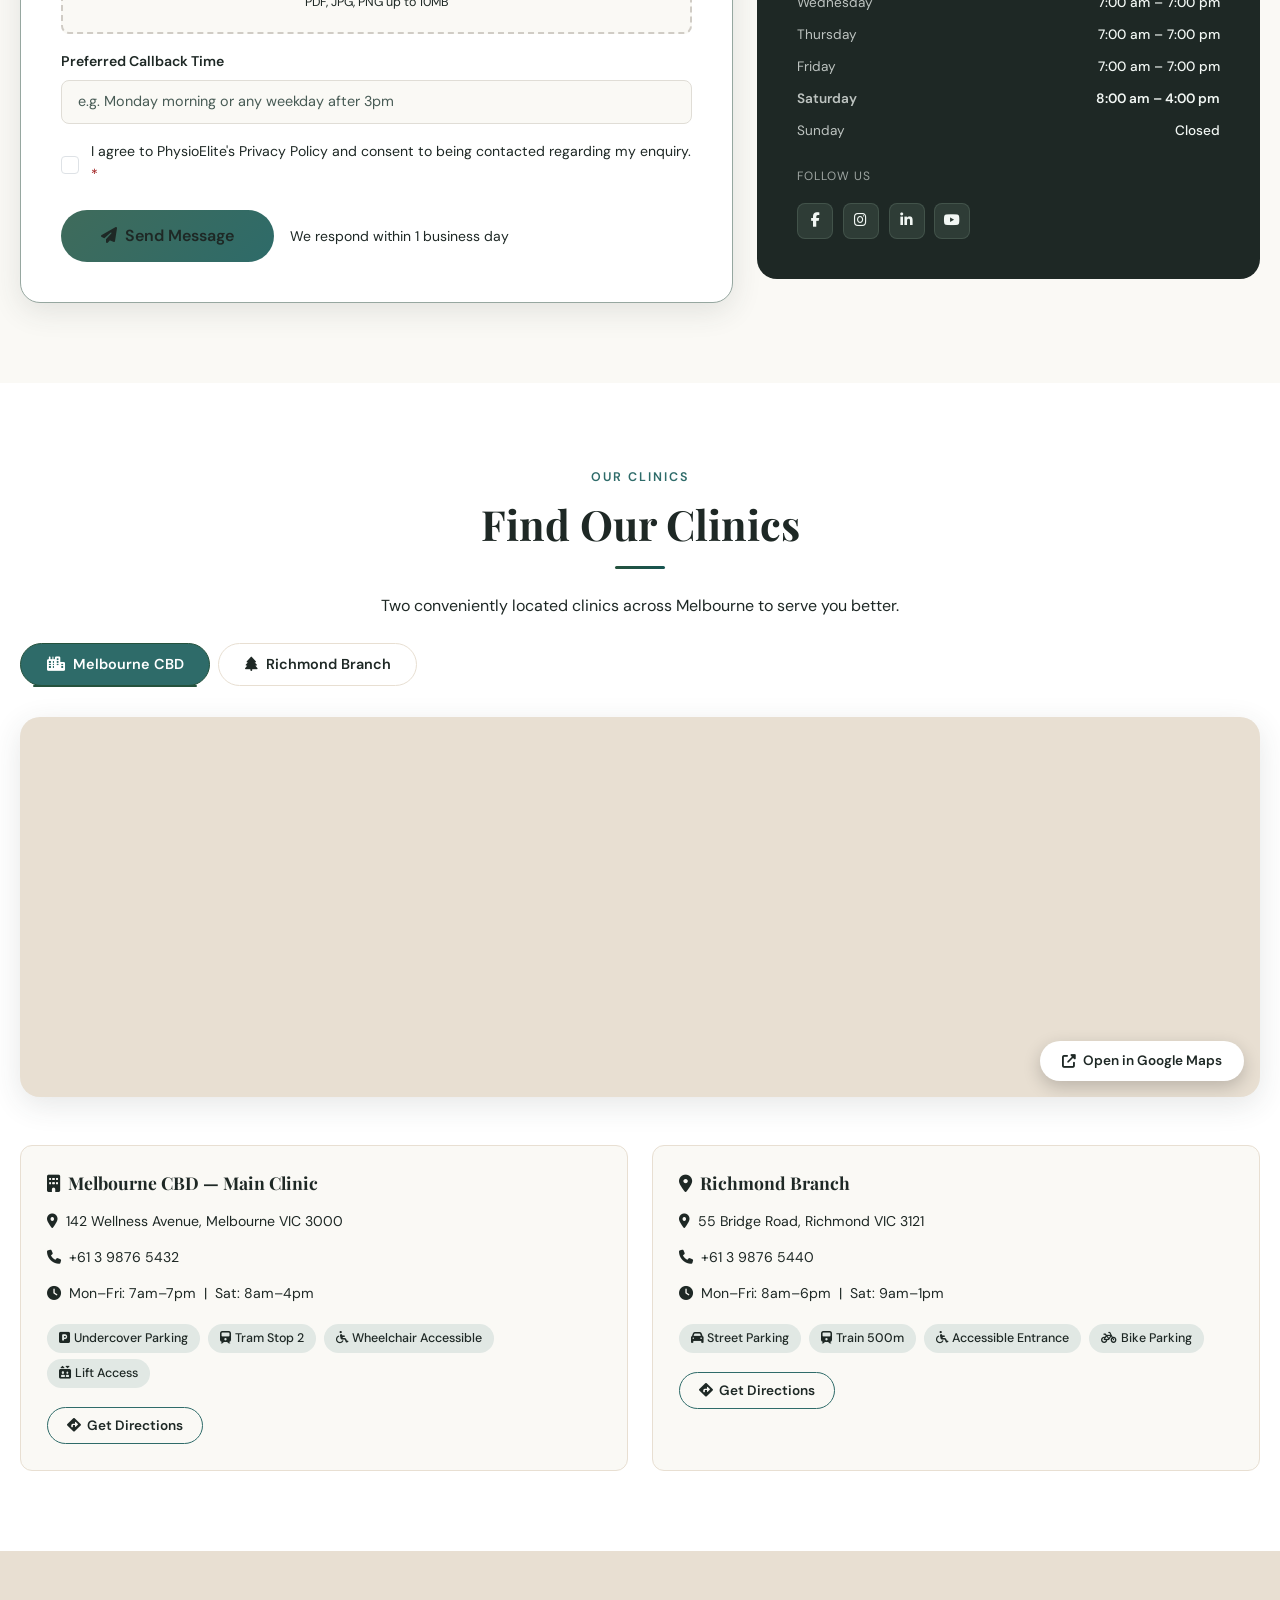
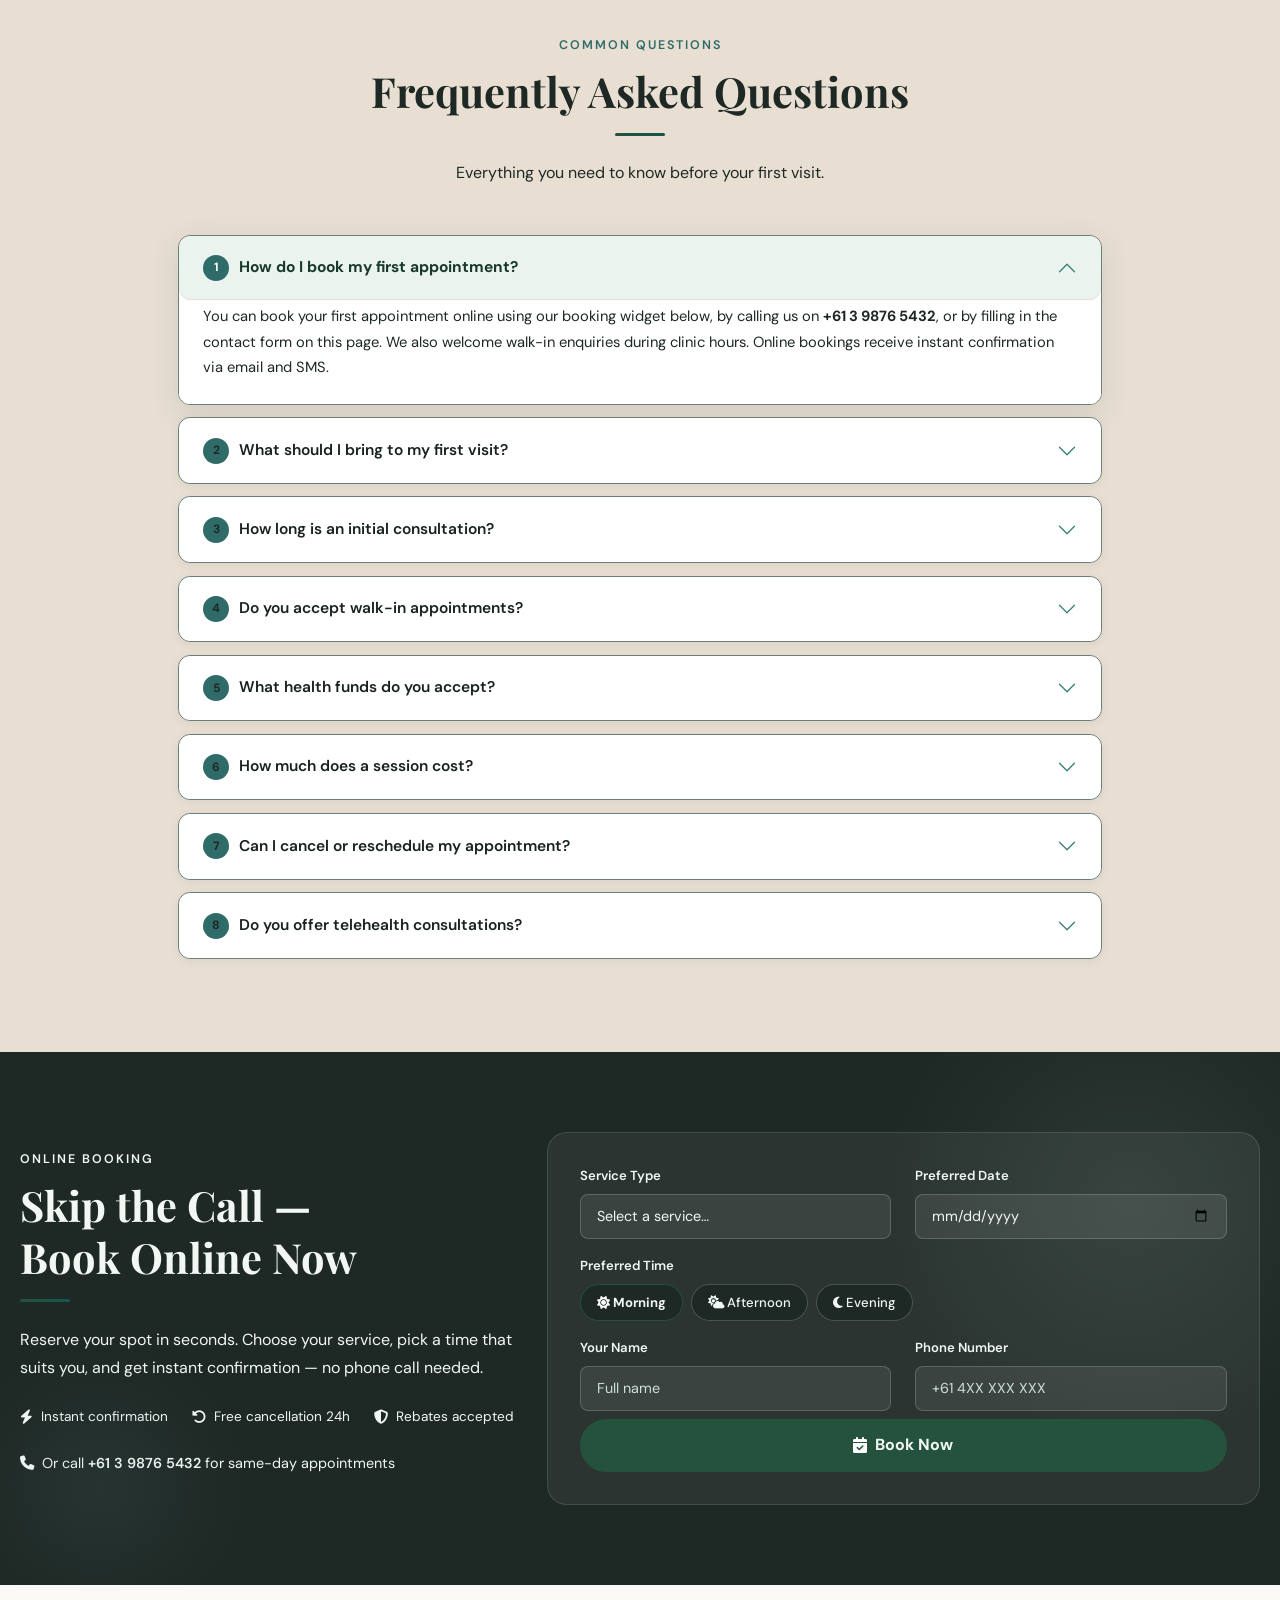
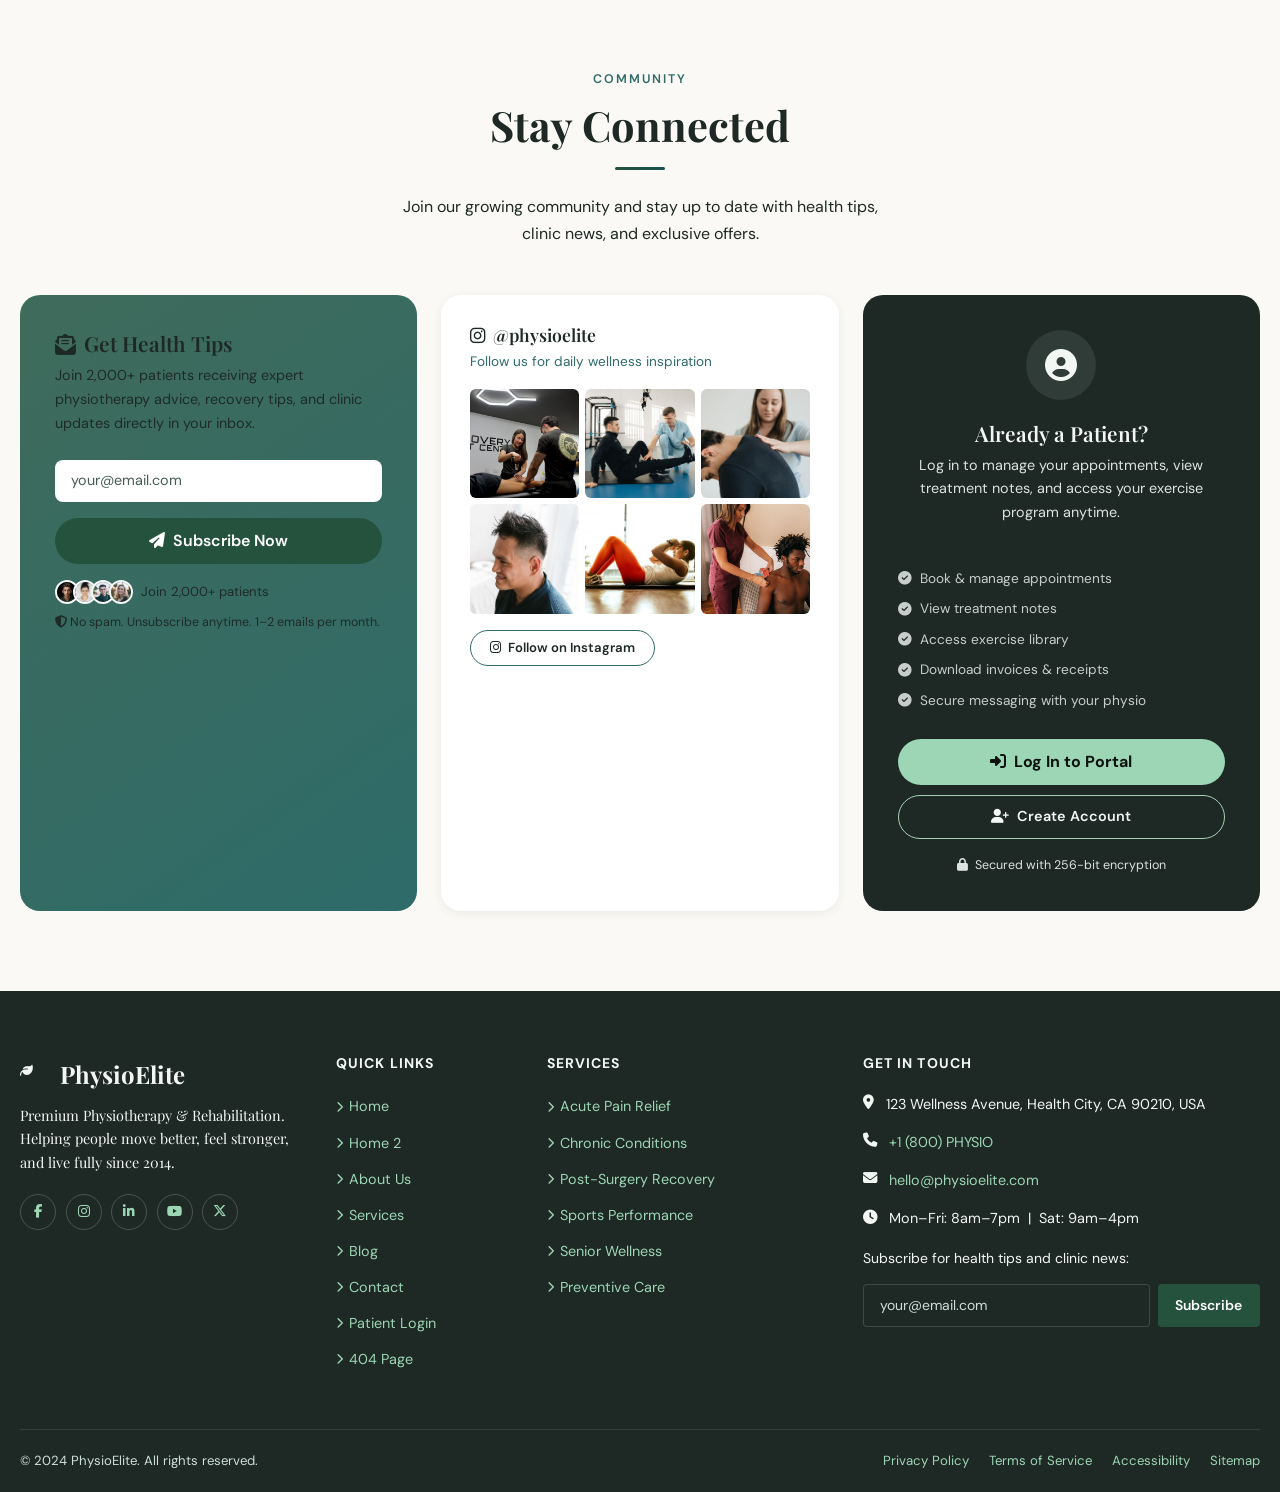
<file: pages/contact.html>
<!DOCTYPE html>
<html lang="en" dir="ltr">
<head>
  <meta charset="UTF-8" />
  <meta name="viewport" content="width=device-width, initial-scale=1.0" />
  <meta name="description" content="Contact PhysioElite physiotherapy clinic in Melbourne. Book an appointment, ask questions, or find our clinics. We're here to help you recover." />
  <meta name="keywords" content="contact physioelite, book physiotherapy appointment, Melbourne physio contact, physiotherapy clinic Melbourne" />
  <meta name="author" content="PhysioElite" />
  <meta property="og:title" content="Contact Us | PhysioElite" />
  <meta property="og:description" content="Get in touch with PhysioElite. Book appointments, ask questions, or find our clinics across Melbourne." />
  <meta property="og:type" content="website" />
  <meta property="og:url" content="https://www.physioelite.com.au/contact" />
  <meta property="og:image" content="../assets/img/hero-physio.jpg" />
  <title>Contact Us | PhysioElite — Premium Physiotherapy &amp; Rehabilitation</title>
  <link rel="icon" type="image/svg+xml" href="../assets/img/favicon.svg" />

  <!-- Schema.org LocalBusiness Structured Data -->
  <script type="application/ld+json">
  {
    "@context": "https://schema.org",
    "@type": "LocalBusiness",
    "@id": "https://www.physioelite.com.au",
    "name": "PhysioElite",
    "alternateName": "PhysioElite Physiotherapy & Rehabilitation",
    "description": "Premium physiotherapy and rehabilitation services in Melbourne",
    "url": "https://www.physioelite.com.au",
    "telephone": "+61-3-9876-5432",
    "faxNumber": "+61-3-9876-5433",
    "email": "hello@physioelite.com.au",
    "address": {
      "@type": "PostalAddress",
      "streetAddress": "142 Wellness Avenue",
      "addressLocality": "Melbourne",
      "addressRegion": "VIC",
      "postalCode": "3000",
      "addressCountry": "AU"
    },
    "geo": {
      "@type": "GeoCoordinates",
      "latitude": -37.8136,
      "longitude": 144.9631
    },
    "openingHoursSpecification": [
      {
        "@type": "OpeningHoursSpecification",
        "dayOfWeek": ["Monday","Tuesday","Wednesday","Thursday","Friday"],
        "opens": "07:00",
        "closes": "19:00"
      },
      {
        "@type": "OpeningHoursSpecification",
        "dayOfWeek": "Saturday",
        "opens": "08:00",
        "closes": "16:00"
      }
    ],
    "medicalSpecialty": "Physiotherapy",
    "priceRange": "$$",
    "hasMap": "https://maps.google.com/?q=142+Wellness+Avenue+Melbourne+VIC+3000",
    "sameAs": [
      "https://www.facebook.com/physioelite",
      "https://www.instagram.com/physioelite",
      "https://www.linkedin.com/company/physioelite"
    ]
  }
  </script>

  <!-- Google Fonts -->
  <link rel="preconnect" href="https://fonts.googleapis.com" />
  <link rel="preconnect" href="https://fonts.gstatic.com" crossorigin />
  <link href="https://fonts.googleapis.com/css2?family=DM+Sans:ital,opsz,wght@0,9..40,300;0,9..40,400;0,9..40,500;0,9..40,600;0,9..40,700;1,9..40,400&family=Playfair+Display:ital,wght@0,400;0,600;0,700;1,400;1,600&display=swap" rel="stylesheet" />

  <!-- Bootstrap 5.3 CDN -->
  <link href="https://cdn.jsdelivr.net/npm/bootstrap@5.3.2/dist/css/bootstrap.min.css" rel="stylesheet" integrity="sha384-T3c6CoIi6uLrA9TneNEoa7RxnatzjcDSCmG1MXxSR1GAsXEV/Dwwykc2MPK8M2HN" crossorigin="anonymous" />

  <!-- Font Awesome 6 CDN -->
  <link rel="stylesheet" href="https://cdnjs.cloudflare.com/ajax/libs/font-awesome/6.5.0/css/all.min.css" integrity="sha512-Avb2QiuDEEvB4bZJYdft2mNjVShBftLdPG8FJ0V7irTLQ8Uo0qcPxh4Plq7G5tGm0rU+1SPhVotteLpBERwTkw==" crossorigin="anonymous" referrerpolicy="no-referrer" />

  <!-- Project Styles -->
  <link rel="stylesheet" href="../assets/css/style.css" />

  <style>
    /* ============================================================
       PAGE-LEVEL OVERRIDES & ADDITIONS
    ============================================================ */
    :root {
      --sage: #8FAE9B;
      --teal: #6B9C9A;
      --ivory: #FAF9F5;
      --beige: #E8DFD2;
      --charcoal: #303A38;
      --sage-dark: #718c7e;
      --teal-dark: #527877;
      --charcoal-light: #3f504e;
      --white: #ffffff;
      --shadow-sm: 0 2px 10px rgba(48,58,56,.08);
      --shadow-md: 0 8px 30px rgba(48,58,56,.12);
      --shadow-lg: 0 20px 60px rgba(48,58,56,.16);
      --radius: 12px;
      --radius-lg: 20px;
      --transition: all 0.3s ease;
    }

    *, *::before, *::after { box-sizing: border-box; }

    html { scroll-behavior: smooth; }

    body {
      font-family: 'DM Sans', sans-serif;
      background-color: var(--ivory);
      color: var(--charcoal);
      overflow-x: hidden;
    }

    h1, h2, h3, h4, h5 {
      font-family: 'Playfair Display', serif;
    }

    /* ---- NAVBAR ---- */
    .navbar-physio {
      background: rgba(48,58,56,.97);
      backdrop-filter: blur(10px);
      padding: 0.85rem 0;
      transition: var(--transition);
      border-bottom: 1px solid rgba(143,174,155,.15);
    }
    .navbar-physio .navbar-brand {
      font-family: 'Playfair Display', serif;
      font-weight: 700;
      font-size: 1.5rem;
      color: var(--ivory) !important;
    }
    .navbar-physio .navbar-brand span { color: var(--sage); }
    .navbar-physio .nav-link {
      color: rgba(250,249,245,.8) !important;
      font-weight: 500;
      font-size: 0.9rem;
      letter-spacing: .3px;
      padding: .5rem 1rem !important;
      border-radius: 6px;
      transition: var(--transition);
    }
    .navbar-physio .nav-link:hover,
    .navbar-physio .nav-link.active {
      color: var(--sage) !important;
      background: rgba(143,174,155,.1);
    }
    .navbar-physio .nav-link.active { font-weight: 600; }
    .navbar-physio .btn-nav-book {
      background: var(--sage);
      color: var(--charcoal) !important;
      font-weight: 600;
      padding: .45rem 1.2rem !important;
      border-radius: 25px;
      border: none;
    }
    .navbar-physio .btn-nav-book:hover {
      background: var(--teal);
      color: var(--white) !important;
    }
    #mainNav .navbar-toggler,
    #mainNav .nav-profile-btn { border-color: rgba(143,174,155,.7); }
    .navbar-toggler-icon {
      background-image: url("data:image/svg+xml,%3csvg xmlns='http://www.w3.org/2000/svg' viewBox='0 0 30 30'%3e%3cpath stroke='rgba%28143,174,155,1%29' stroke-linecap='round' stroke-miterlimit='10' stroke-width='2' d='M4 7h22M4 15h22M4 23h22'/%3e%3c/svg%3e");
    }

    /* ---- SECTION HELPERS ---- */
    .section-label {
      display: inline-block;
      font-size: .78rem;
      font-weight: 600;
      letter-spacing: 2px;
      text-transform: uppercase;
      color: var(--sage);
      margin-bottom: .6rem;
    }
    .section-title {
      font-size: clamp(1.8rem, 3.5vw, 2.6rem);
      font-weight: 700;
      color: var(--charcoal);
      line-height: 1.25;
    }
    .section-title.light { color: var(--ivory); }
    .divider-sage {
      width: 50px;
      height: 3px;
      background: linear-gradient(90deg, var(--sage), var(--teal));
      border-radius: 2px;
      margin: 1rem 0 1.5rem;
    }

    /* ============================================================
       SECTION 1 — CONTACT HERO
    ============================================================ */
    .contact-hero {
      background: linear-gradient(135deg, #3f5e50 0%, #4e7d72 40%, #2e6b69 100%);
      padding: 3.5rem 0 0;
      position: relative;
      overflow: hidden;
    }
    .contact-hero::before {
      content: '';
      position: absolute;
      inset: 0;
      background: url('../assets/img/hero-physio.jpg') center/cover no-repeat;
      opacity: .08;
    }
    .contact-hero .breadcrumb-item a { color: rgba(255,255,255,.75); text-decoration: none; }
    .contact-hero .breadcrumb-item a:hover { color: #fff; }
    .contact-hero .breadcrumb-item.active { color: rgba(255,255,255,.9); }
    .contact-hero .breadcrumb-item + .breadcrumb-item::before { color: rgba(255,255,255,.5); }
    .hero-title {
      font-size: clamp(2rem, 5vw, 3.5rem);
      font-weight: 700;
      color: #fff;
      line-height: 1.2;
      margin-bottom: 1rem;
    }
    .hero-subtitle {
      font-size: 1.1rem;
      color: rgba(255,255,255,.88);
      max-width: 560px;
    }

    /* Quick Action Cards */
    .quick-cards-row {
      margin-top: 3rem;
      position: relative;
      z-index: 2;
    }
    .quick-card {
      background: rgba(24,42,36,.42);
      backdrop-filter: blur(12px);
      border: 1px solid rgba(255,255,255,.28);
      border-radius: var(--radius-lg);
      padding: 1.8rem 1.5rem;
      text-align: center;
      color: #fff;
      transition: var(--transition);
      cursor: pointer;
      text-decoration: none;
      display: block;
    }
    .quick-card:hover {
      background: rgba(24,42,36,.58);
      transform: translateY(-6px);
      box-shadow: 0 12px 40px rgba(0,0,0,.2);
      color: #fff;
    }
    .quick-card-icon {
      font-size: 2rem;
      margin-bottom: .8rem;
      display: block;
    }
    .quick-card-label {
      font-size: .78rem;
      font-weight: 600;
      letter-spacing: 2px;
      text-transform: uppercase;
      opacity: .75;
      margin-bottom: .4rem;
    }
    .quick-card-detail {
      font-family: 'Playfair Display', serif;
      font-size: 1.05rem;
      font-weight: 600;
    }
    .hero-wave {
      display: block;
      margin-top: 2.5rem;
      line-height: 0;
    }
    .hero-wave svg { display: block; }

    /* ============================================================
       SECTION 2 — CONTACT FORM + INFO
    ============================================================ */
    .contact-form-section {
      background: var(--ivory);
      padding: 5rem 0;
    }

    /* Form Card */
    .form-card {
      background: #fff;
      border-radius: var(--radius-lg);
      padding: 2.5rem;
      box-shadow: var(--shadow-md);
    }
    .form-card .form-label {
      font-weight: 600;
      font-size: .88rem;
      color: var(--charcoal);
      margin-bottom: .4rem;
    }
    .form-card .form-control,
    .form-card .form-select {
      border: 1.5px solid #e0ddd6;
      border-radius: 8px;
      padding: .65rem 1rem;
      font-size: .9rem;
      background: var(--ivory);
      transition: var(--transition);
      color: var(--charcoal);
    }
    .form-card .form-control:focus,
    .form-card .form-select:focus {
      border-color: var(--sage);
      box-shadow: 0 0 0 3px rgba(143,174,155,.18);
      background: #fff;
    }
    .form-card .form-control.is-invalid { border-color: #dc3545; }
    .form-card .form-control.is-valid { border-color: var(--sage); }
    .invalid-feedback { font-size: .8rem; }

    .radio-contact-method .form-check {
      display: inline-flex;
      align-items: center;
      gap: .4rem;
      margin-right: 1.2rem;
    }
    .radio-contact-method .form-check-input:checked {
      background-color: var(--sage);
      border-color: var(--sage);
    }
    .upload-zone {
      border: 2px dashed #d0ccc5;
      border-radius: 8px;
      padding: 1.2rem;
      text-align: center;
      background: var(--ivory);
      cursor: pointer;
      transition: var(--transition);
      font-size: .88rem;
      color:var(--text-secondary);
    }
    .upload-zone:hover { border-color: var(--sage); color: var(--sage); }
    .upload-zone input[type="file"] { display: none; }

    .btn-submit-physio {
      background: linear-gradient(135deg, var(--sage), var(--teal));
      color: #fff;
      font-weight: 600;
      font-size: 1rem;
      padding: .8rem 2.5rem;
      border-radius: 30px;
      border: none;
      transition: var(--transition);
      display: inline-flex;
      align-items: center;
      gap: .5rem;
      position: relative;
      overflow: hidden;
    }
    .btn-submit-physio:hover { transform: translateY(-2px); box-shadow: 0 8px 25px rgba(107,156,154,.35); color: #fff; }
    .btn-submit-physio .spinner-border { width: 1rem; height: 1rem; }

    /* Info Card */
    .info-card {
      background: var(--charcoal);
      border-radius: var(--radius-lg);
      padding: 2.5rem;
      color: var(--ivory);
      position: sticky;
      top: 90px;
    }
    .info-card h4 {
      font-family: 'Playfair Display', serif;
      color: var(--ivory);
      font-size: 1.4rem;
      margin-bottom: 1.5rem;
    }
    .info-item {
      display: flex;
      align-items: flex-start;
      gap: 1rem;
      margin-bottom: 1.2rem;
      padding-bottom: 1.2rem;
      border-bottom: 1px solid rgba(250,249,245,.1);
    }
    .info-item:last-of-type { border-bottom: none; }
    .info-icon {
      width: 38px;
      height: 38px;
      background: rgba(143,174,155,.18);
      border-radius: 8px;
      display: flex;
      align-items: center;
      justify-content: center;
      color: var(--sage);
      font-size: .9rem;
      flex-shrink: 0;
    }
    .info-label { font-size: .75rem; letter-spacing: 1px; text-transform: uppercase; opacity: .6; margin-bottom: .2rem; }
    .info-value { font-weight: 500; font-size: .9rem; color: var(--ivory); }
    .info-value a { color: var(--sage); text-decoration: none; }
    .info-value a:hover { color: var(--ivory); }

    /* Hours Table */
    .hours-table { width: 100%; font-size: .85rem; margin: 1.2rem 0; }
    .hours-table tr td { padding: .3rem 0; }
    .hours-table tr td:first-child { opacity: .75; }
    .hours-table tr td:last-child { text-align: right; font-weight: 500; }
    .hours-table tr.today td { color: var(--sage); font-weight: 600; }

    .open-badge {
      display: inline-flex;
      align-items: center;
      gap: .4rem;
      background: rgba(143,174,155,.18);
      border: 1px solid rgba(143,174,155,.35);
      border-radius: 20px;
      padding: .3rem .9rem;
      font-size: .8rem;
      font-weight: 600;
      color: #6fbe7a;
      margin-bottom: 1rem;
    }
    .open-badge .dot {
      width: 7px;
      height: 7px;
      background: #6fbe7a;
      border-radius: 50%;
      animation: pulse-green 1.5s infinite;
    }
    .closed-badge {
      display: inline-flex;
      align-items: center;
      gap: .4rem;
      background: rgba(220,53,69,.12);
      border: 1px solid rgba(220,53,69,.25);
      border-radius: 20px;
      padding: .3rem .9rem;
      font-size: .8rem;
      font-weight: 600;
      color: #e8707a;
      margin-bottom: 1rem;
    }
    .closed-badge .dot {
      width: 7px;
      height: 7px;
      background: #e8707a;
      border-radius: 50%;
    }
    @keyframes pulse-green {
      0%, 100% { opacity: 1; transform: scale(1); }
      50% { opacity: .5; transform: scale(1.3); }
    }

    .social-links-dark { display: flex; gap: .6rem; margin-top: 1rem; }
    .social-btn-dark {
      width: 36px;
      height: 36px;
      background: rgba(143,174,155,.15);
      border-radius: 8px;
      display: flex;
      align-items: center;
      justify-content: center;
      color: var(--sage);
      font-size: .9rem;
      text-decoration: none;
      transition: var(--transition);
      border: 1px solid rgba(143,174,155,.2);
    }
    .social-btn-dark:hover { background: var(--sage); color: var(--charcoal); }

    /* ============================================================
       SECTION 3 — CLINIC LOCATIONS
    ============================================================ */
    .locations-section {
      background: #fff;
      padding: 5rem 0;
    }
    .location-tabs .nav-tabs {
      border: none;
      gap: .5rem;
      margin-bottom: 1.5rem;
    }
    .location-tabs .nav-link {
      font-weight: 600;
      font-size: .9rem;
      color: var(--charcoal);
      border: 1.5px solid var(--beige);
      border-radius: 25px;
      padding: .55rem 1.6rem;
      background: transparent;
      transition: var(--transition);
    }
    .location-tabs .nav-link:hover { border-color: var(--sage); color: var(--sage); }
    .location-tabs .nav-link.active {
      background: var(--sage);
      border-color: var(--sage);
      color: #fff;
    }

    /* Map Embed */
    .map-frame {
      position: relative;
      height: 380px;
      border-radius: var(--radius-lg);
      overflow: hidden;
      box-shadow: var(--shadow-md);
      margin-bottom: 1.5rem;
      background: var(--beige);
    }
    .map-frame iframe {
      width: 100%;
      height: 100%;
      border: 0;
      display: block;
    }
    .btn-open-maps {
      background: #fff;
      color: var(--charcoal);
      border: none;
      border-radius: 25px;
      padding: .55rem 1.4rem;
      font-weight: 600;
      font-size: .85rem;
      text-decoration: none;
      display: inline-flex;
      align-items: center;
      gap: .4rem;
      transition: var(--transition);
      position: absolute;
      right: 1rem;
      bottom: 1rem;
      z-index: 2;
      box-shadow: 0 6px 18px rgba(0,0,0,.2);
    }
    .btn-open-maps:hover { background: var(--sage); color: #fff; transform: translateY(-2px); }

    /* Location Card */
    .location-card {
      background: var(--ivory);
      border-radius: var(--radius);
      padding: 1.6rem;
      border: 1px solid var(--beige);
      transition: var(--transition);
      height: 100%;
    }
    .location-card:hover { border-color: var(--sage); box-shadow: var(--shadow-md); transform: translateY(-3px); }
    .location-card h5 { font-size: 1.1rem; font-weight: 700; color: var(--charcoal); margin-bottom: 1rem; }
    .location-amenity {
      display: inline-flex;
      align-items: center;
      gap: .3rem;
      font-size: .78rem;
      font-weight: 500;
      background: rgba(143,174,155,.12);
      color: var(--teal);
      border-radius: 20px;
      padding: .25rem .75rem;
      margin: .2rem .2rem .2rem 0;
    }
    .btn-directions {
      background: transparent;
      border: 1.5px solid var(--sage);
      color: var(--sage);
      border-radius: 25px;
      padding: .4rem 1.2rem;
      font-weight: 600;
      font-size: .85rem;
      text-decoration: none;
      transition: var(--transition);
      display: inline-flex;
      align-items: center;
      gap: .4rem;
    }
    .btn-directions:hover { background: var(--sage); color: #fff; }

    /* ============================================================
       SECTION 4 — FAQ
    ============================================================ */
    .faq-section {
      background: var(--beige);
      padding: 5rem 0;
    }
    .faq-section .accordion {
      border: none;
      border-radius: 0;
      overflow: visible;
    }
    .faq-section .accordion-item {
      border: none;
      border-radius: var(--radius) !important;
      margin-bottom: .8rem;
      overflow: hidden;
      box-shadow: var(--shadow-sm);
      transition: box-shadow .3s ease;
    }
    .faq-section .accordion-item:has(.accordion-button:not(.collapsed)) {
      box-shadow: var(--shadow-md);
    }
    .faq-section .accordion-button {
      font-family: 'DM Sans', sans-serif;
      font-weight: 600;
      font-size: .97rem;
      color: var(--charcoal);
      background: #fff;
      padding: 1.2rem 1.5rem;
      border-radius: var(--radius) !important;
      transition: color .25s ease, background .25s ease;
    }
    .faq-section .accordion-button:hover {
      color: var(--teal);
      background: #fdfcf9;
    }
    .faq-section .accordion-button:focus {
      box-shadow: none;
      border-color: transparent;
    }
    .faq-section .accordion-button:not(.collapsed) {
      color: var(--teal);
      background: #fff;
      box-shadow: inset 0 -1px 0 var(--beige);
    }
    .faq-section .accordion-button:not(.collapsed) .faq-num {
      background: var(--sage);
      color: #fff;
    }
    .faq-section .accordion-button::after {
      filter: invert(0.3) sepia(1) saturate(2) hue-rotate(120deg);
    }
    .faq-section .accordion-body {
      max-height: none !important;
      overflow: visible;
      transition: none;
      background: #fff;
      color: #555;
      font-size: .92rem;
      line-height: 1.75;
      padding: .25rem 1.5rem 1.4rem;
      border-top: none;
    }
    .faq-section .accordion-body ul { padding-left: 1.1rem; }
    .faq-section .accordion-body li { margin-bottom: .25rem; }
    .faq-num {
      display: inline-flex;
      align-items: center;
      justify-content: center;
      width: 26px;
      height: 26px;
      background: var(--beige);
      border-radius: 50%;
      font-size: .75rem;
      font-weight: 700;
      color: var(--teal);
      margin-right: .6rem;
      flex-shrink: 0;
      transition: background .25s ease, color .25s ease;
    }

    /* ============================================================
       SECTION 5 — QUICK BOOKING WIDGET
    ============================================================ */
    .booking-widget-section {
      background: var(--charcoal);
      padding: 5rem 0;
      position: relative;
      overflow: hidden;
    }
    .booking-widget-section::before {
      content: '';
      position: absolute;
      width: 500px;
      height: 500px;
      background: radial-gradient(circle, rgba(143,174,155,.12) 0%, transparent 70%);
      top: -100px;
      right: -100px;
      border-radius: 50%;
    }
    .booking-widget-section::after {
      content: '';
      position: absolute;
      width: 300px;
      height: 300px;
      background: radial-gradient(circle, rgba(107,156,154,.1) 0%, transparent 70%);
      bottom: -50px;
      left: -50px;
      border-radius: 50%;
    }
    .booking-widget-section .section-label { color: var(--sage); }
    .booking-widget-section .section-title { color: var(--ivory); }
    .booking-mini-form {
      background: rgba(255,255,255,.06);
      border: 1px solid rgba(255,255,255,.12);
      border-radius: var(--radius-lg);
      padding: 2rem;
      position: relative;
      z-index: 1;
    }
    .booking-mini-form .form-control,
    .booking-mini-form .form-select {
      background: rgba(255,255,255,.08);
      border: 1px solid rgba(255,255,255,.18);
      color: var(--ivory);
      border-radius: 8px;
      padding: .65rem 1rem;
      font-size: .9rem;
    }
    .booking-mini-form .form-control::placeholder { color: rgba(250,249,245,.45); }
    .booking-mini-form .form-control:focus,
    .booking-mini-form .form-select:focus {
      border-color: var(--sage);
      background: rgba(255,255,255,.12);
      box-shadow: 0 0 0 3px rgba(143,174,155,.2);
      color: var(--ivory);
    }
    .booking-mini-form .form-select option { background: var(--charcoal); color: var(--ivory); }
    .booking-mini-form .form-label { color: rgba(250,249,245,.75); font-size: .82rem; font-weight: 600; }

    /* Time Pills */
    .time-pills { display: flex; gap: .5rem; flex-wrap: wrap; }
    .time-pill {
      display: inline-block;
      padding: .4rem 1rem;
      border-radius: 20px;
      border: 1.5px solid rgba(255,255,255,.2);
      color: rgba(250,249,245,.75);
      font-size: .82rem;
      font-weight: 500;
      cursor: pointer;
      transition: var(--transition);
      user-select: none;
    }
    .time-pill:hover { border-color: var(--sage); color: var(--sage); }
    .time-pill.active { background: var(--sage); border-color: var(--sage); color: var(--charcoal); font-weight: 700; }

    .btn-book-now {
      background: var(--sage);
      color: var(--charcoal);
      font-weight: 700;
      font-size: 1rem;
      padding: .85rem 2rem;
      border: none;
      border-radius: 30px;
      transition: var(--transition);
      width: 100%;
      display: flex;
      align-items: center;
      justify-content: center;
      gap: .5rem;
    }
    .btn-book-now:hover { background: var(--teal); color: #fff; transform: translateY(-2px); box-shadow: 0 8px 25px rgba(143,174,155,.4); }

    /* Trust signals */
    .trust-signals { display: flex; gap: 1.5rem; flex-wrap: wrap; margin-top: 1.5rem; }
    .trust-item {
      display: flex;
      align-items: center;
      gap: .5rem;
      color: rgba(250,249,245,.75);
      font-size: .85rem;
    }
    .trust-item i { color: var(--sage); font-size: .9rem; }

    /* ============================================================
       SECTION 6 — CONNECT & COMMUNITY
    ============================================================ */
    .connect-section {
      background: var(--ivory);
      padding: 5rem 0;
    }
    /* Newsletter */
    .newsletter-card {
      background: linear-gradient(145deg, var(--sage), var(--teal));
      border-radius: var(--radius-lg);
      padding: 2.2rem;
      color: #fff;
      height: 100%;
    }
    .newsletter-card h4 { font-size: 1.3rem; margin-bottom: .5rem; }
    .newsletter-card p { font-size: .9rem; opacity: .9; margin-bottom: 1.5rem; }
    .newsletter-card .form-control {
      border: none;
      border-radius: 8px;
      padding: .65rem 1rem;
      font-size: .9rem;
      margin-bottom: .8rem;
    }
    .btn-subscribe {
      background: var(--charcoal);
      color: var(--ivory);
      font-weight: 600;
      border: none;
      border-radius: 25px;
      padding: .6rem 1.5rem;
      width: 100%;
      transition: var(--transition);
    }
    .btn-subscribe:hover { background: rgba(48,58,56,.8); transform: translateY(-2px); }
    .subscriber-count {
      display: flex;
      align-items: center;
      gap: .5rem;
      margin-top: 1rem;
      font-size: .82rem;
      opacity: .85;
    }
    .subscriber-avatars { display: flex; }
    .subscriber-avatars .ava {
      width: 24px;
      height: 24px;
      border-radius: 50%;
      border: 2px solid #fff;
      margin-left: -6px;
      object-fit: cover;
      object-position: center top;
      display: block;
    }
    .subscriber-avatars .ava:first-child { margin-left: 0; }

    /* Instagram Grid */
    .instagram-card {
      background: #fff;
      border-radius: var(--radius-lg);
      padding: 1.8rem;
      box-shadow: var(--shadow-sm);
      height: 100%;
    }
    .instagram-card h5 { font-size: 1.1rem; margin-bottom: .3rem; }
    .instagram-card .ig-handle { color: var(--teal); font-size: .85rem; margin-bottom: 1rem; }
    .ig-grid { display: grid; grid-template-columns: repeat(3, 1fr); gap: 6px; }
    .ig-tile {
      aspect-ratio: 1;
      border-radius: 6px;
      overflow: hidden;
      position: relative;
      cursor: pointer;
    }
    .ig-tile img { width: 100%; height: 100%; object-fit: cover; transition: var(--transition); }
    .ig-tile:hover img { transform: scale(1.08); }
    .ig-tile .ig-overlay {
      position: absolute;
      inset: 0;
      background: rgba(107,156,154,.7);
      display: flex;
      align-items: center;
      justify-content: center;
      opacity: 0;
      transition: var(--transition);
      color: #fff;
      font-size: .9rem;
    }
    .ig-tile:hover .ig-overlay { opacity: 1; }

    /* Portal Card */
    .portal-card {
      background: var(--charcoal);
      border-radius: var(--radius-lg);
      padding: 2.2rem;
      color: var(--ivory);
      text-align: center;
      height: 100%;
      display: flex;
      flex-direction: column;
      align-items: center;
      justify-content: center;
    }
    .portal-card .portal-icon {
      width: 70px;
      height: 70px;
      background: rgba(143,174,155,.15);
      border-radius: 50%;
      display: flex;
      align-items: center;
      justify-content: center;
      font-size: 2rem;
      color: var(--sage);
      margin: 0 auto 1.2rem;
    }
    .portal-card h4 { font-family: 'Playfair Display', serif; font-size: 1.3rem; margin-bottom: .5rem; }
    .portal-card p { font-size: .9rem; opacity: .75; margin-bottom: 1.5rem; }
    .btn-portal-login {
      background: var(--sage);
      color: var(--charcoal);
      font-weight: 700;
      border: none;
      border-radius: 25px;
      padding: .6rem 1.6rem;
      width: 100%;
      transition: var(--transition);
      text-decoration: none;
      display: block;
      margin-bottom: .6rem;
    }
    .btn-portal-login:hover { background: var(--teal); color: #fff; }
    .btn-portal-register {
      background: transparent;
      color: var(--ivory);
      font-weight: 600;
      border: 1.5px solid rgba(250,249,245,.25);
      border-radius: 25px;
      padding: .6rem 1.6rem;
      width: 100%;
      transition: var(--transition);
      text-decoration: none;
      display: block;
      font-size: .9rem;
    }
    .btn-portal-register:hover { border-color: var(--sage); color: var(--sage); }
    .portal-features { margin: 1.2rem 0; list-style: none; padding: 0; text-align: left; width: 100%; }
    .portal-features li {
      display: flex;
      align-items: center;
      gap: .5rem;
      font-size: .85rem;
      opacity: .8;
      margin-bottom: .5rem;
    }
    .portal-features li i { color: var(--sage); width: 14px; }

    /* ============================================================
       FOOTER
    ============================================================ */
    .physio-footer {
      background: var(--charcoal);
      color: rgba(250,249,245,.75);
      padding: 4rem 0 1.5rem;
    }
    .footer-logo {
      font-family: 'Playfair Display', serif;
      font-size: 1.6rem;
      font-weight: 700;
      color: var(--ivory);
    }
    .footer-logo span { color: var(--sage); }
    .footer-desc { font-size: .88rem; line-height: 1.7; margin: 1rem 0 1.5rem; }
    .footer-heading {
      font-family: 'DM Sans', sans-serif;
      font-weight: 700;
      font-size: .85rem;
      letter-spacing: 1.5px;
      text-transform: uppercase;
      color: var(--sage);
      margin-bottom: 1.2rem;
    }
    .footer-links { list-style: none; padding: 0; margin: 0; }
    .footer-links li { margin-bottom: .6rem; }
    .footer-links a {
      color: rgba(250,249,245,.65);
      text-decoration: none;
      font-size: .88rem;
      transition: var(--transition);
      display: inline-flex;
      align-items: center;
      gap: .4rem;
    }
    .footer-links a:hover { color: var(--sage); padding-left: .3rem; }
    .footer-contact-item {
      display: flex;
      align-items: flex-start;
      gap: .8rem;
      margin-bottom: .8rem;
      font-size: .88rem;
    }
    .footer-contact-item i { color: var(--sage); margin-top: .15rem; width: 14px; }
    .footer-social { display: flex; gap: .6rem; margin-top: 1.2rem; }
    .footer-social a {
      width: 36px;
      height: 36px;
      background: rgba(143,174,155,.12);
      border: 1px solid rgba(143,174,155,.2);
      border-radius: 8px;
      display: flex;
      align-items: center;
      justify-content: center;
      color: rgba(250,249,245,.65);
      font-size: .9rem;
      text-decoration: none;
      transition: var(--transition);
    }
    .footer-social a:hover { background: var(--sage); color: var(--charcoal); border-color: var(--sage); }
    .footer-divider { border-color: rgba(250,249,245,.08); margin: 2.5rem 0 1.5rem; }
    .footer-bottom { font-size: .82rem; opacity: .55; }
    .footer-bottom a { color: rgba(250,249,245,.65); text-decoration: none; }
    .footer-bottom a:hover { color: var(--sage); }

    /* ============================================================
       SCROLL-REVEAL
    ============================================================ */
    .reveal-on-scroll {
      opacity: 0;
      transform: translateY(28px);
      transition: opacity .6s ease, transform .6s ease;
    }
    .reveal-on-scroll.revealed { opacity: 1; transform: translateY(0); }
    .reveal-delay-1 { transition-delay: .1s; }
    .reveal-delay-2 { transition-delay: .2s; }
    .reveal-delay-3 { transition-delay: .3s; }

    /* ============================================================
       SUCCESS STATE
    ============================================================ */
    .form-success {
      display: none;
      text-align: center;
      padding: 3rem 2rem;
    }
    .form-success .success-icon {
      width: 70px;
      height: 70px;
      background: linear-gradient(135deg, var(--sage), var(--teal));
      border-radius: 50%;
      display: flex;
      align-items: center;
      justify-content: center;
      color: #fff;
      font-size: 2rem;
      margin: 0 auto 1.2rem;
    }

    /* ============================================================
       RESPONSIVE TWEAKS
    ============================================================ */
    @media (max-width: 991.98px) {
      .info-card { position: static; margin-top: 2rem; }
    }
    @media (max-width: 767.98px) {
      .hero-title { font-size: 2rem; }
      .form-card, .info-card { padding: 1.6rem; }
      .booking-mini-form { padding: 1.5rem; }
      .trust-signals { gap: 1rem; }
      .ig-grid { gap: 4px; }
      .contact-form-section { padding: 3.5rem 0; }
      .locations-section, .faq-section, .booking-widget-section, .connect-section { padding: 3.5rem 0; }
    }
    @media (max-width: 575.98px) {
      .quick-card { padding: 1.4rem 1rem; }
      .quick-card-detail { font-size: .9rem; }
      .time-pills { gap: .35rem; }
      .time-pill { padding: .35rem .75rem; font-size: .78rem; }
    }

    /* ============================================================
       CONTRAST FIXES
    ============================================================ */
    #mainNav.navbar-physio,
    #mainNav.navbar-physio.scrolled { background-color: #303A38 !important; }
    #mainNav .navbar-brand,
    #mainNav .navbar-brand > span { color: var(--ivory) !important; }
    #mainNav .brand-name-pe { color: #A8D0B6 !important; }
    #mainNav .nav-link,
    #mainNav .nav-link-custom { color: rgba(250,249,245,.85) !important; }
    #mainNav .nav-link:hover,
    #mainNav .nav-link.active,
    #mainNav .nav-link-custom:hover,
    #mainNav .nav-link-custom.active-link { color: #A8D0B6 !important; background: rgba(143,174,155,.15) !important; }

    @media (max-width: 1024px) {
      html:not([data-theme="dark"]) #mainNav .navbar-collapse {
        background-color: #303A38 !important;
        border-color: rgba(143,174,155,.25) !important;
      }
    }

    .contact-form-section .section-label,
    .locations-section .section-label,
    .faq-section .section-label,
    .connect-section .section-label { color: #2E6B69 !important; }
    .booking-widget-section .section-label { color: #A8D0B6 !important; }

    .form-card a { color: #2E6B69 !important; }
    .btn-submit-physio { background: linear-gradient(135deg, #3F6B5B, #2E6B69) !important; }
    .hours-table tr td[style] { color: #FF9AA4 !important; }
    .upload-zone { color: #5A635F !important; }
    .upload-zone:hover { color: #2E6B69 !important; }
    .info-value a { color: #A8D0B6 !important; }
    .open-badge { color: #8FE0A0 !important; }
    .open-badge .dot { background: #8FE0A0 !important; }
    .closed-badge { color: #FF9AA4 !important; }
    .closed-badge .dot { background: #FF9AA4 !important; }
    .social-btn-dark { color: #A8D0B6 !important; }
    .social-btn-dark:hover { background: #A8D0B6 !important; color: var(--charcoal) !important; }

    .location-tabs .nav-link { color: var(--charcoal) !important; }
    .location-tabs .nav-link.active { background: #2E6B69 !important; color: #fff !important; }
    .location-amenity { color: #2E6B69 !important; background: rgba(46,107,105,.12) !important; }
    .btn-directions { color: #2E6B69 !important; border-color: #2E6B69 !important; }
    .btn-directions:hover { background: #2E6B69 !important; color: #fff !important; }

    .faq-section .accordion-button { color: #2E6B69 !important; }
    .faq-section .accordion-button:not(.collapsed) { color: #2E6B69 !important; }
    .faq-section .accordion-body a { color: #2E6B69 !important; }
    .faq-num { background: #2E6B69 !important; color: #fff !important; }
    .faq-section .accordion-button:not(.collapsed) .faq-num { background: #2E6B69 !important; color: #fff !important; }

    .booking-mini-form .form-label,
    .time-pill,
    .trust-item { color: rgba(250,249,245,.9) !important; }
    .time-pill.active { color: var(--charcoal) !important; }
    .btn-book-now:hover { background: #2E6B69 !important; color: #fff !important; }
    .trust-item i { color: #A8D0B6 !important; }

    .newsletter-card { background: linear-gradient(145deg, #3F6B5B, #2E6B69) !important; }
    .newsletter-card p,
    .subscriber-count { color: #fff !important; opacity: .95 !important; }
    .btn-subscribe,
    .newsletter-form button[type="submit"] { background: #24302E !important; color: #fff !important; }
    .instagram-card .ig-handle { color: #2E6B69 !important; }
    .portal-card h4,
    .portal-card p { color: var(--ivory) !important; }
    .portal-card p { opacity: .9 !important; }
    .portal-card .portal-icon { color: #A8D0B6 !important; }
    .btn-portal-login { background: #A8D0B6 !important; color: var(--charcoal) !important; }
    .btn-portal-register { color: #A8D0B6 !important; border-color: #A8D0B6 !important; }

    .physio-footer .footer-links a,
    .physio-footer .footer-bottom,
    .physio-footer .footer-bottom a { color: rgba(250,249,245,.85) !important; opacity: 1 !important; }
    .physio-footer .footer-heading,
    .physio-footer .footer-logo span,
    .physio-footer .footer-contact-item i { color: #A8D0B6 !important; }
    .physio-footer .footer-social a { color: rgba(250,249,245,.85) !important; }
  </style>
  <link rel="stylesheet" href="../assets/css/contrast-fixes.css" />
  <link rel="stylesheet" href="../assets/css/rtl.css" />
  <link rel="stylesheet" href="../assets/css/responsive.css?v=2" />
</head>
<body>

<!-- ============================================================
     NAVBAR
============================================================ -->
<nav id="mainNav" class="navbar navbar-expand-lg navbar-physio" aria-label="Main navigation">
    <div class="container">

      <!-- Brand -->
      <a class="navbar-brand" href="../index.html" aria-label="PhysioElite Home">
        <div class="brand-leaf" aria-hidden="true"><i class="fa-solid fa-leaf"></i></div>
        <span>Physio<span class="brand-name-pe">Elite</span></span>
      </a>

      <!-- Mobile Controls -->
      <div class="d-flex d-lg-none align-items-center gap-2 ms-auto">
        <button id="darkToggle" data-theme-toggle aria-label="Toggle dark mode">
          <i class="fa-solid fa-moon" id="darkIcon"></i>
        </button>
        <div class="dropdown">
          <a href="#" class="nav-profile-btn" role="button" data-bs-toggle="dropdown" aria-expanded="false" aria-label="Account menu">
            <i class="fa-solid fa-user-circle" aria-hidden="true"></i>
          </a>
          <ul class="dropdown-menu dropdown-menu-end border-0 shadow">
            <li><a class="dropdown-item" href="login.html"><i class="fa-solid fa-right-to-bracket me-2"></i>Login</a></li>
            <li><a class="dropdown-item" href="patient-dashboard.html"><i class="fa-solid fa-user-injured me-2"></i>Patient Dashboard</a></li>
            <li><a class="dropdown-item" href="admin-dashboard.html"><i class="fa-solid fa-user-shield me-2"></i>Admin Dashboard</a></li>
          </ul>
        </div>
        <button class="navbar-toggler" type="button" data-bs-toggle="collapse" data-bs-target="#navbarMenu" aria-controls="navbarMenu" aria-expanded="false" aria-label="Toggle navigation">
          <i class="fa-solid fa-bars navbar-toggler-icon"></i>
        </button>
      </div>

      <!-- Nav Menu -->
      <div class="collapse navbar-collapse" id="navbarMenu">
        <ul class="navbar-nav mx-auto gap-1" role="list">
          <li class="nav-item"><a class="nav-link nav-link-custom" href="home1.html">Home</a></li>
          <li class="nav-item"><a class="nav-link nav-link-custom" href="home2.html">Home 2</a></li>
          <li class="nav-item"><a class="nav-link nav-link-custom" href="about.html">About</a></li>
          <li class="nav-item"><a class="nav-link nav-link-custom" href="services.html">Services</a></li>
          <li class="nav-item"><a class="nav-link nav-link-custom" href="blog.html">Blog</a></li>
          <li class="nav-item"><a class="nav-link nav-link-custom" href="contact.html">Contact</a></li>
        </ul>
        <div class="d-flex align-items-center gap-2">
          <button id="darkToggleDesktop" class="d-none d-lg-flex" data-theme-toggle aria-label="Toggle dark mode" style="background:none;border:1.5px solid var(--border-color);color:var(--text-secondary);border-radius:var(--radius-sm);width:36px;height:36px;align-items:center;justify-content:center;cursor:pointer;transition:var(--transition);">
            <i class="fa-solid fa-moon" id="darkIconDesktop"></i>
          </button>
          <div class="dropdown">
            <a href="#" class="nav-profile-btn" role="button" data-bs-toggle="dropdown" aria-expanded="false" aria-label="Account menu">
              <i class="fa-solid fa-user-circle" aria-hidden="true"></i>
            </a>
            <ul class="dropdown-menu dropdown-menu-end border-0 shadow">
              <li><a class="dropdown-item" href="login.html"><i class="fa-solid fa-right-to-bracket me-2"></i>Login</a></li>
              <li><a class="dropdown-item" href="patient-dashboard.html"><i class="fa-solid fa-user-injured me-2"></i>Patient Dashboard</a></li>
              <li><a class="dropdown-item" href="admin-dashboard.html"><i class="fa-solid fa-user-shield me-2"></i>Admin Dashboard</a></li>
            </ul>
          </div>
        </div>
      </div>

    </div>
  </nav>

<!-- ============================================================
     SECTION 1 — CONTACT HERO
============================================================ -->
<section class="contact-hero" aria-labelledby="hero-title">
  <div class="container position-relative" style="z-index:2;">
    <!-- Breadcrumb -->
    <nav aria-label="breadcrumb">
      <ol class="breadcrumb">
        <li class="breadcrumb-item"><a href="../index.html">Home</a></li>
        <li class="breadcrumb-item active" aria-current="page">Contact Us</li>
      </ol>
    </nav>

    <div class="row align-items-center">
      <div class="col-lg-8">
        <p class="section-label" style="color:rgba(255,255,255,.8);">Get In Touch</p>
        <h1 class="hero-title" id="hero-title">Let's Start Your<br>Recovery Journey</h1>
        <p class="hero-subtitle">Our team is ready to answer your questions and book your first appointment. We're just a call, email, or visit away.</p>
      </div>
    </div>

    <!-- Quick Action Cards -->
    <div class="quick-cards-row">
      <div class="row g-3">
        <div class="col-md-4">
          <a href="tel:+61398765432" class="quick-card" aria-label="Call us at +61 3 9876 5432">
            <span class="quick-card-icon"><i class="fa-solid fa-phone"></i></span>
            <div class="quick-card-label">Call Us</div>
            <div class="quick-card-detail">+61 3 9876 5432</div>
          </a>
        </div>
        <div class="col-md-4">
          <a href="mailto:hello@physioelite.com.au" class="quick-card" aria-label="Email us at hello@physioelite.com.au">
            <span class="quick-card-icon"><i class="fa-solid fa-envelope"></i></span>
            <div class="quick-card-label">Email Us</div>
            <div class="quick-card-detail">hello@physioelite.com.au</div>
          </a>
        </div>
        <div class="col-md-4">
          <a href="#locations" class="quick-card" aria-label="Find us at 142 Wellness Avenue, Melbourne">
            <span class="quick-card-icon"><i class="fa-solid fa-location-dot"></i></span>
            <div class="quick-card-label">Find Us</div>
            <div class="quick-card-detail">142 Wellness Ave, Melbourne VIC 3000</div>
          </a>
        </div>
      </div>
    </div>
  </div>

  <!-- Wave SVG -->
  <div class="hero-wave">
    <svg xmlns="http://www.w3.org/2000/svg" viewBox="0 0 1440 60" preserveAspectRatio="none" width="100%" height="60">
      <path fill="#FAF9F5" d="M0,30 C240,60 480,0 720,30 C960,60 1200,0 1440,30 L1440,60 L0,60 Z"/>
    </svg>
  </div>
</section>

<!-- ============================================================
     SECTION 2 — CONTACT FORM + INFO
============================================================ -->
<section class="contact-form-section" id="contact-form" aria-labelledby="form-section-title">
  <div class="container">
    <div class="row g-4 g-lg-5">

      <!-- LEFT: Contact Form -->
      <div class="col-lg-7">
        <div class="form-card reveal-on-scroll">
          <span class="section-label">Send a Message</span>
          <h2 class="section-title mb-2" id="form-section-title" style="font-size:1.8rem;">How Can We Help You?</h2>
          <div class="divider-sage"></div>

          <!-- Success State -->
          <div class="form-success" id="formSuccess" role="alert" aria-live="polite">
            <div class="success-icon"><i class="fas fa-check" aria-hidden="true"></i></div>
            <h4 style="font-family:'Playfair Display',serif; color:var(--charcoal);">Message Sent!</h4>
            <p class="text-muted">Thank you for reaching out. Our team will contact you within 1 business day.</p>
            <button class="btn btn-outline-secondary btn-sm mt-2" id="sendAnotherBtn" type="button">Send Another Message</button>
          </div>

          <form id="contactForm" novalidate aria-label="Contact form">
            <!-- Name Row -->
            <div class="row g-3 mb-3">
              <div class="col-sm-6">
                <label class="form-label" for="firstName">First Name <span aria-hidden="true" style="color:#dc3545;">*</span></label>
                <input type="text" class="form-control" id="firstName" name="firstName"
                       placeholder="Jane" required autocomplete="given-name"
                       aria-required="true" aria-describedby="firstName-error" />
                <div class="invalid-feedback" id="firstName-error">Please enter your first name.</div>
              </div>
              <div class="col-sm-6">
                <label class="form-label" for="lastName">Last Name <span aria-hidden="true" style="color:#dc3545;">*</span></label>
                <input type="text" class="form-control" id="lastName" name="lastName"
                       placeholder="Smith" required autocomplete="family-name"
                       aria-required="true" aria-describedby="lastName-error" />
                <div class="invalid-feedback" id="lastName-error">Please enter your last name.</div>
              </div>
            </div>

            <!-- Email + Phone -->
            <div class="row g-3 mb-3">
              <div class="col-sm-6">
                <label class="form-label" for="emailField">Email Address <span aria-hidden="true" style="color:#dc3545;">*</span></label>
                <input type="email" class="form-control" id="emailField" name="email"
                       placeholder="jane@example.com" required autocomplete="email"
                       aria-required="true" aria-describedby="email-error" />
                <div class="invalid-feedback" id="email-error">Please enter a valid email address.</div>
              </div>
              <div class="col-sm-6">
                <label class="form-label" for="phoneField">Phone Number <span aria-hidden="true" style="color:#dc3545;">*</span></label>
                <input type="tel" class="form-control" id="phoneField" name="phone"
                       placeholder="+61 4XX XXX XXX" required autocomplete="tel"
                       aria-required="true" aria-describedby="phone-error" />
                <div class="invalid-feedback" id="phone-error">Please enter a valid phone number.</div>
              </div>
            </div>

            <!-- Enquiry Type -->
            <div class="mb-3">
              <label class="form-label" for="enquiryType">Enquiry Type <span aria-hidden="true" style="color:#dc3545;">*</span></label>
              <select class="form-select" id="enquiryType" name="enquiryType" required
                      aria-required="true" aria-describedby="enquiry-error">
                <option value="" disabled selected>Select an enquiry type…</option>
                <option value="general">General Enquiry</option>
                <option value="appointment">Book Appointment</option>
                <option value="service">Service Information</option>
                <option value="billing">Billing &amp; Insurance</option>
                <option value="complaint">Complaint</option>
                <option value="other">Other</option>
              </select>
              <div class="invalid-feedback" id="enquiry-error">Please select an enquiry type.</div>
            </div>

            <!-- Preferred Contact Method -->
            <div class="mb-3">
              <label class="form-label d-block">Preferred Contact Method <span aria-hidden="true" style="color:#dc3545;">*</span></label>
              <div class="radio-contact-method" role="radiogroup" aria-label="Preferred contact method">
                <div class="form-check form-check-inline">
                  <input class="form-check-input" type="radio" name="contactMethod" id="methodPhone" value="phone" required />
                  <label class="form-check-label" for="methodPhone">Phone</label>
                </div>
                <div class="form-check form-check-inline">
                  <input class="form-check-input" type="radio" name="contactMethod" id="methodEmail" value="email" />
                  <label class="form-check-label" for="methodEmail">Email</label>
                </div>
                <div class="form-check form-check-inline">
                  <input class="form-check-input" type="radio" name="contactMethod" id="methodEither" value="either" />
                  <label class="form-check-label" for="methodEither">Either</label>
                </div>
              </div>
              <div class="invalid-feedback d-block" id="contactMethod-error" style="display:none!important;" aria-live="polite"></div>
            </div>

            <!-- Message -->
            <div class="mb-3">
              <label class="form-label" for="messageField">Message <span aria-hidden="true" style="color:#dc3545;">*</span></label>
              <textarea class="form-control" id="messageField" name="message" rows="4"
                        placeholder="Tell us how we can help you…" required
                        aria-required="true" aria-describedby="message-error"></textarea>
              <div class="invalid-feedback" id="message-error">Please enter a message.</div>
            </div>

            <!-- File Upload -->
            <div class="mb-3">
              <label class="form-label" for="attachmentInput">Attachment <span class="text-muted fw-normal">(optional — referrals, scans, reports)</span></label>
              <label class="upload-zone d-block" for="attachmentInput">
                <i class="fas fa-cloud-upload-alt me-2" aria-hidden="true"></i>
                <span id="uploadLabel">Click to upload or drag &amp; drop</span>
                <div style="font-size:.78rem; margin-top:.3rem;">PDF, JPG, PNG up to 10MB</div>
                <input type="file" id="attachmentInput" name="attachment"
                       accept=".pdf,.jpg,.jpeg,.png" aria-label="Upload attachment" />
              </label>
            </div>

            <!-- Preferred Callback Time -->
            <div class="mb-3">
              <label class="form-label" for="callbackTime">Preferred Callback Time</label>
              <input type="text" class="form-control" id="callbackTime" name="callbackTime"
                     placeholder="e.g. Monday morning or any weekday after 3pm" />
            </div>

            <!-- Consent -->
            <div class="mb-4">
              <div class="form-check">
                <input class="form-check-input" type="checkbox" id="privacyConsent" name="privacyConsent"
                       required aria-required="true" aria-describedby="consent-error" />
                <label class="form-check-label" for="privacyConsent" style="font-size:.88rem;">
                  I agree to PhysioElite's
                  <a href="#" style="color:var(--teal);">Privacy Policy</a>
                  and consent to being contacted regarding my enquiry.
                  <span aria-hidden="true" style="color:#dc3545;">*</span>
                </label>
                <div class="invalid-feedback" id="consent-error">You must agree to our privacy policy to continue.</div>
              </div>
            </div>

            <!-- Submit -->
            <div class="d-flex align-items-center gap-3 flex-wrap">
              <button type="submit" class="btn-submit-physio" id="submitBtn">
                <span id="btnText"><i class="fas fa-paper-plane me-1" aria-hidden="true"></i> Send Message</span>
                <span id="btnSpinner" class="spinner-border spinner-border-sm d-none" role="status" aria-label="Sending…"></span>
              </button>
              <small class="text-muted">We respond within 1 business day</small>
            </div>
          </form>
        </div>
      </div>

      <!-- RIGHT: Contact Info Card -->
      <div class="col-lg-5">
        <div class="info-card reveal-on-scroll reveal-delay-2">
          <h4><i class="fas fa-map-marker-alt me-2" style="color:var(--sage);" aria-hidden="true"></i>Contact Information</h4>

          <!-- Open/Closed Badge -->
          <div id="openBadge"></div>

          <div class="info-item">
            <div class="info-icon" aria-hidden="true"><i class="fas fa-location-dot"></i></div>
            <div>
              <div class="info-label">Main Clinic</div>
              <div class="info-value">142 Wellness Avenue<br>Melbourne VIC 3000</div>
            </div>
          </div>
          <div class="info-item">
            <div class="info-icon" aria-hidden="true"><i class="fas fa-phone"></i></div>
            <div>
              <div class="info-label">Phone</div>
              <div class="info-value"><a href="tel:+61398765432">+61 3 9876 5432</a></div>
            </div>
          </div>
          <div class="info-item">
            <div class="info-icon" aria-hidden="true"><i class="fas fa-envelope"></i></div>
            <div>
              <div class="info-label">Email</div>
              <div class="info-value"><a href="mailto:hello@physioelite.com.au">hello@physioelite.com.au</a></div>
            </div>
          </div>
          <div class="info-item">
            <div class="info-icon" aria-hidden="true"><i class="fas fa-fax"></i></div>
            <div>
              <div class="info-label">Fax</div>
              <div class="info-value">+61 3 9876 5433</div>
            </div>
          </div>
          <div class="info-item">
            <div class="info-icon" aria-hidden="true"><i class="fas fa-phone-volume"></i></div>
            <div>
              <div class="info-label">Emergency / After Hours</div>
              <div class="info-value"><a href="tel:+61398765499">+61 3 9876 5499</a><br><span style="font-size:.8rem;opacity:.65;">Available 24/7 for urgent care</span></div>
            </div>
          </div>

          <!-- Hours Table -->
          <div style="border-top:1px solid rgba(250,249,245,.1); padding-top:1.2rem; margin-top:.5rem;">
            <div class="info-label mb-2"><i class="fas fa-clock me-1" aria-hidden="true"></i> Opening Hours</div>
            <table class="hours-table" aria-label="Opening hours">
              <tbody id="hoursTableBody">
                <tr data-day="1"><td>Monday</td><td>7:00 am – 7:00 pm</td></tr>
                <tr data-day="2"><td>Tuesday</td><td>7:00 am – 7:00 pm</td></tr>
                <tr data-day="3"><td>Wednesday</td><td>7:00 am – 7:00 pm</td></tr>
                <tr data-day="4"><td>Thursday</td><td>7:00 am – 7:00 pm</td></tr>
                <tr data-day="5"><td>Friday</td><td>7:00 am – 7:00 pm</td></tr>
                <tr data-day="6"><td>Saturday</td><td>8:00 am – 4:00 pm</td></tr>
                <tr data-day="0"><td>Sunday</td><td style="color:#e8707a;">Closed</td></tr>
              </tbody>
            </table>
          </div>

          <!-- Social Links -->
          <div class="info-label mt-1 mb-2">Follow Us</div>
          <div class="social-links-dark" role="list" aria-label="Social media links">
            <a href="#" class="social-btn-dark" role="listitem" aria-label="PhysioElite on Facebook">
              <i class="fab fa-facebook-f" aria-hidden="true"></i>
            </a>
            <a href="#" class="social-btn-dark" role="listitem" aria-label="PhysioElite on Instagram">
              <i class="fab fa-instagram" aria-hidden="true"></i>
            </a>
            <a href="#" class="social-btn-dark" role="listitem" aria-label="PhysioElite on LinkedIn">
              <i class="fab fa-linkedin-in" aria-hidden="true"></i>
            </a>
            <a href="#" class="social-btn-dark" role="listitem" aria-label="PhysioElite on YouTube">
              <i class="fab fa-youtube" aria-hidden="true"></i>
            </a>
          </div>
        </div>
      </div>

    </div>
  </div>
</section>

<!-- ============================================================
     SECTION 3 — CLINIC LOCATIONS
============================================================ -->
<section class="locations-section" id="locations" aria-labelledby="locations-title">
  <div class="container">
    <div class="text-center mb-4 reveal-on-scroll">
      <span class="section-label">Our Clinics</span>
      <h2 class="section-title" id="locations-title">Find Our Clinics</h2>
      <div class="divider-sage mx-auto"></div>
      <p class="text-muted" style="max-width:520px;margin:0 auto;">Two conveniently located clinics across Melbourne to serve you better.</p>
    </div>

    <!-- Location Tabs -->
    <div class="location-tabs reveal-on-scroll">
      <ul class="nav nav-tabs" id="locationTab" role="tablist">
        <li class="nav-item" role="presentation">
          <button class="nav-link active" id="cbd-tab" data-bs-toggle="tab"
                  data-bs-target="#cbd-pane" type="button" role="tab"
                  aria-controls="cbd-pane" aria-selected="true">
            <i class="fas fa-city me-1" aria-hidden="true"></i> Melbourne CBD
          </button>
        </li>
        <li class="nav-item" role="presentation">
          <button class="nav-link" id="richmond-tab" data-bs-toggle="tab"
                  data-bs-target="#richmond-pane" type="button" role="tab"
                  aria-controls="richmond-pane" aria-selected="false">
            <i class="fas fa-tree me-1" aria-hidden="true"></i> Richmond Branch
          </button>
        </li>
      </ul>

      <div class="tab-content mt-3" id="locationTabContent">

        <!-- CBD Tab -->
        <div class="tab-pane fade show active" id="cbd-pane" role="tabpanel" aria-labelledby="cbd-tab">
          <div class="map-frame">
            <iframe src="https://maps.google.com/maps?q=-37.8136,144.9631&amp;z=15&amp;output=embed"
                    title="Map of Melbourne CBD clinic at 142 Wellness Avenue"
                    referrerpolicy="no-referrer-when-downgrade" allowfullscreen></iframe>
            <a href="https://maps.google.com/?q=142+Wellness+Avenue+Melbourne+VIC+3000"
               target="_blank" rel="noopener noreferrer" class="btn-open-maps">
              <i class="fas fa-external-link-alt" aria-hidden="true"></i> Open in Google Maps
            </a>
          </div>
        </div>

        <!-- Richmond Tab -->
        <div class="tab-pane fade" id="richmond-pane" role="tabpanel" aria-labelledby="richmond-tab">
          <div class="map-frame">
            <iframe src="https://maps.google.com/maps?q=55+Bridge+Road+Richmond+VIC+3121&amp;z=15&amp;output=embed"
                    title="Map of Richmond clinic at 55 Bridge Road"
                    referrerpolicy="no-referrer-when-downgrade" allowfullscreen></iframe>
            <a href="https://maps.google.com/?q=55+Bridge+Road+Richmond+VIC+3121"
               target="_blank" rel="noopener noreferrer" class="btn-open-maps">
              <i class="fas fa-external-link-alt" aria-hidden="true"></i> Open in Google Maps
            </a>
          </div>
        </div>
      </div>
    </div>

    <!-- Location Cards -->
    <div class="row g-4 mt-2 reveal-on-scroll">
      <!-- Main Clinic -->
      <div class="col-md-6">
        <article class="location-card">
          <h5><i class="fas fa-building me-2" style="color:var(--sage);" aria-hidden="true"></i>Melbourne CBD — Main Clinic</h5>
          <p style="font-size:.88rem;color:var(--text-secondary);margin-bottom:.8rem;">
            <i class="fas fa-location-dot me-1" style="color:var(--teal);" aria-hidden="true"></i>
            142 Wellness Avenue, Melbourne VIC 3000
          </p>
          <p style="font-size:.88rem;color:var(--text-secondary);margin-bottom:.8rem;">
            <i class="fas fa-phone me-1" style="color:var(--teal);" aria-hidden="true"></i>
            <a href="tel:+61398765432" style="color:inherit;">+61 3 9876 5432</a>
          </p>
          <p style="font-size:.88rem;color:var(--text-secondary);margin-bottom:1rem;">
            <i class="fas fa-clock me-1" style="color:var(--teal);" aria-hidden="true"></i>
            Mon–Fri: 7am–7pm &nbsp;|&nbsp; Sat: 8am–4pm
          </p>
          <div class="mb-3">
            <span class="location-amenity"><i class="fas fa-parking" aria-hidden="true"></i> Undercover Parking</span>
            <span class="location-amenity"><i class="fas fa-train" aria-hidden="true"></i> Tram Stop 2</span>
            <span class="location-amenity"><i class="fas fa-wheelchair" aria-hidden="true"></i> Wheelchair Accessible</span>
            <span class="location-amenity"><i class="fas fa-elevator" aria-hidden="true"></i> Lift Access</span>
          </div>
          <a href="https://maps.google.com/?q=142+Wellness+Avenue+Melbourne+VIC+3000"
             target="_blank" rel="noopener noreferrer" class="btn-directions">
            <i class="fas fa-diamond-turn-right" aria-hidden="true"></i> Get Directions
          </a>
        </article>
      </div>

      <!-- Richmond Branch -->
      <div class="col-md-6">
        <article class="location-card">
          <h5><i class="fas fa-map-marker-alt me-2" style="color:var(--teal);" aria-hidden="true"></i>Richmond Branch</h5>
          <p style="font-size:.88rem;color:var(--text-secondary);margin-bottom:.8rem;">
            <i class="fas fa-location-dot me-1" style="color:var(--teal);" aria-hidden="true"></i>
            55 Bridge Road, Richmond VIC 3121
          </p>
          <p style="font-size:.88rem;color:var(--text-secondary);margin-bottom:.8rem;">
            <i class="fas fa-phone me-1" style="color:var(--teal);" aria-hidden="true"></i>
            <a href="tel:+61398765440" style="color:inherit;">+61 3 9876 5440</a>
          </p>
          <p style="font-size:.88rem;color:var(--text-secondary);margin-bottom:1rem;">
            <i class="fas fa-clock me-1" style="color:var(--teal);" aria-hidden="true"></i>
            Mon–Fri: 8am–6pm &nbsp;|&nbsp; Sat: 9am–1pm
          </p>
          <div class="mb-3">
            <span class="location-amenity"><i class="fas fa-car" aria-hidden="true"></i> Street Parking</span>
            <span class="location-amenity"><i class="fas fa-train" aria-hidden="true"></i> Train 500m</span>
            <span class="location-amenity"><i class="fas fa-wheelchair" aria-hidden="true"></i> Accessible Entrance</span>
            <span class="location-amenity"><i class="fas fa-bicycle" aria-hidden="true"></i> Bike Parking</span>
          </div>
          <a href="https://maps.google.com/?q=55+Bridge+Road+Richmond+VIC+3121"
             target="_blank" rel="noopener noreferrer" class="btn-directions">
            <i class="fas fa-diamond-turn-right" aria-hidden="true"></i> Get Directions
          </a>
        </article>
      </div>
    </div>
  </div>
</section>

<!-- ============================================================
     SECTION 4 — FAQ
============================================================ -->
<section class="faq-section" id="faq" aria-labelledby="faq-title">
  <div class="container">
    <div class="row justify-content-center">
      <div class="col-lg-8 text-center reveal-on-scroll">
        <span class="section-label">Common Questions</span>
        <h2 class="section-title" id="faq-title">Frequently Asked Questions</h2>
        <div class="divider-sage mx-auto"></div>
        <p class="text-muted mb-5">Everything you need to know before your first visit.</p>
      </div>
    </div>

    <div class="row justify-content-center">
      <div class="col-lg-9 reveal-on-scroll">
        <div class="accordion" id="faqAccordion">

          <!-- Q1 -->
          <div class="accordion-item">
            <h3 class="accordion-header" id="faq1-heading">
              <button class="accordion-button" type="button" data-bs-toggle="collapse"
                      data-bs-target="#faq1" aria-expanded="true" aria-controls="faq1">
                <span class="faq-num" aria-hidden="true">1</span>
                How do I book my first appointment?
              </button>
            </h3>
            <div id="faq1" class="accordion-collapse collapse show" aria-labelledby="faq1-heading" data-bs-parent="#faqAccordion">
              <div class="accordion-body">
                You can book your first appointment online using our booking widget below, by calling us on <strong>+61 3 9876 5432</strong>, or by filling in the contact form on this page. We also welcome walk-in enquiries during clinic hours. Online bookings receive instant confirmation via email and SMS.
              </div>
            </div>
          </div>

          <!-- Q2 -->
          <div class="accordion-item">
            <h3 class="accordion-header" id="faq2-heading">
              <button class="accordion-button collapsed" type="button" data-bs-toggle="collapse"
                      data-bs-target="#faq2" aria-expanded="false" aria-controls="faq2">
                <span class="faq-num" aria-hidden="true">2</span>
                What should I bring to my first visit?
              </button>
            </h3>
            <div id="faq2" class="accordion-collapse collapse" aria-labelledby="faq2-heading" data-bs-parent="#faqAccordion">
              <div class="accordion-body">
                Please bring a valid photo ID, your Medicare card or private health insurance card, any referral letters from your GP or specialist, previous imaging results (X-rays, MRI scans), and comfortable, loose-fitting clothing appropriate for the area being treated. Arrive 10 minutes early to complete your intake paperwork.
              </div>
            </div>
          </div>

          <!-- Q3 -->
          <div class="accordion-item">
            <h3 class="accordion-header" id="faq3-heading">
              <button class="accordion-button collapsed" type="button" data-bs-toggle="collapse"
                      data-bs-target="#faq3" aria-expanded="false" aria-controls="faq3">
                <span class="faq-num" aria-hidden="true">3</span>
                How long is an initial consultation?
              </button>
            </h3>
            <div id="faq3" class="accordion-collapse collapse" aria-labelledby="faq3-heading" data-bs-parent="#faqAccordion">
              <div class="accordion-body">
                Your initial consultation is typically <strong>60 minutes</strong>. This includes a comprehensive assessment of your condition, medical history review, movement analysis, and development of a personalised treatment plan. Follow-up sessions are usually 30–45 minutes depending on your treatment needs.
              </div>
            </div>
          </div>

          <!-- Q4 -->
          <div class="accordion-item">
            <h3 class="accordion-header" id="faq4-heading">
              <button class="accordion-button collapsed" type="button" data-bs-toggle="collapse"
                      data-bs-target="#faq4" aria-expanded="false" aria-controls="faq4">
                <span class="faq-num" aria-hidden="true">4</span>
                Do you accept walk-in appointments?
              </button>
            </h3>
            <div id="faq4" class="accordion-collapse collapse" aria-labelledby="faq4-heading" data-bs-parent="#faqAccordion">
              <div class="accordion-body">
                We do accept walk-ins, subject to practitioner availability. However, we <strong>strongly recommend booking in advance</strong> to secure your preferred time and therapist. For urgent injuries or acute pain, please call us and we will do our best to accommodate you on the same day.
              </div>
            </div>
          </div>

          <!-- Q5 -->
          <div class="accordion-item">
            <h3 class="accordion-header" id="faq5-heading">
              <button class="accordion-button collapsed" type="button" data-bs-toggle="collapse"
                      data-bs-target="#faq5" aria-expanded="false" aria-controls="faq5">
                <span class="faq-num" aria-hidden="true">5</span>
                What health funds do you accept?
              </button>
            </h3>
            <div id="faq5" class="accordion-collapse collapse" aria-labelledby="faq5-heading" data-bs-parent="#faqAccordion">
              <div class="accordion-body">
                We are accredited with all major Australian private health funds including <strong>Medibank, Bupa, HCF, nib, AHM, CBHS, HBF</strong>, and many others. We use HICAPS for on-the-spot rebate claims — simply swipe your card after your appointment. We also accept WorkCover, TAC, DVA, and Medicare EPC referrals.
              </div>
            </div>
          </div>

          <!-- Q6 -->
          <div class="accordion-item">
            <h3 class="accordion-header" id="faq6-heading">
              <button class="accordion-button collapsed" type="button" data-bs-toggle="collapse"
                      data-bs-target="#faq6" aria-expanded="false" aria-controls="faq6">
                <span class="faq-num" aria-hidden="true">6</span>
                How much does a session cost?
              </button>
            </h3>
            <div id="faq6" class="accordion-collapse collapse" aria-labelledby="faq6-heading" data-bs-parent="#faqAccordion">
              <div class="accordion-body">
                Our fees are:
                <ul class="mt-2 mb-0">
                  <li><strong>Initial Consultation (60 min):</strong> $160</li>
                  <li><strong>Standard Follow-up (30 min):</strong> $95</li>
                  <li><strong>Extended Follow-up (45 min):</strong> $125</li>
                  <li><strong>Telehealth Consultation:</strong> $85</li>
                </ul>
                <p class="mt-2 mb-0">With private health insurance, your out-of-pocket cost is typically $20–$60 per session depending on your level of cover. Medicare EPC rebates apply with a valid GP referral (5 sessions per year).</p>
              </div>
            </div>
          </div>

          <!-- Q7 -->
          <div class="accordion-item">
            <h3 class="accordion-header" id="faq7-heading">
              <button class="accordion-button collapsed" type="button" data-bs-toggle="collapse"
                      data-bs-target="#faq7" aria-expanded="false" aria-controls="faq7">
                <span class="faq-num" aria-hidden="true">7</span>
                Can I cancel or reschedule my appointment?
              </button>
            </h3>
            <div id="faq7" class="accordion-collapse collapse" aria-labelledby="faq7-heading" data-bs-parent="#faqAccordion">
              <div class="accordion-body">
                Yes. We ask for <strong>24 hours' notice</strong> for cancellations or rescheduling. You can cancel online through the patient portal, by calling us, or by emailing <a href="mailto:hello@physioelite.com.au" style="color:var(--teal);">hello@physioelite.com.au</a>. Cancellations with less than 24 hours' notice may incur a $40 late-cancellation fee. We understand that emergencies happen — please contact us as soon as possible.
              </div>
            </div>
          </div>

          <!-- Q8 -->
          <div class="accordion-item">
            <h3 class="accordion-header" id="faq8-heading">
              <button class="accordion-button collapsed" type="button" data-bs-toggle="collapse"
                      data-bs-target="#faq8" aria-expanded="false" aria-controls="faq8">
                <span class="faq-num" aria-hidden="true">8</span>
                Do you offer telehealth consultations?
              </button>
            </h3>
            <div id="faq8" class="accordion-collapse collapse" aria-labelledby="faq8-heading" data-bs-parent="#faqAccordion">
              <div class="accordion-body">
                Yes! We offer secure video telehealth appointments for follow-up consultations, exercise prescription reviews, and clinical advice — ideal for patients who live remotely, have mobility limitations, or prefer the convenience of home. Telehealth sessions are conducted via our secure patient portal. Medicare EPC and most private health funds provide rebates for telehealth physiotherapy.
              </div>
            </div>
          </div>

        </div><!-- /accordion -->
      </div>
    </div>
  </div>
</section>

<!-- ============================================================
     SECTION 5 — QUICK BOOKING WIDGET
============================================================ -->
<section class="booking-widget-section" id="booking-widget" aria-labelledby="booking-title">
  <div class="container">
    <div class="row align-items-center g-5">
      <!-- Left: Copy -->
      <div class="col-lg-5 reveal-on-scroll">
        <span class="section-label">Online Booking</span>
        <h2 class="section-title light" id="booking-title">Skip the Call —<br>Book Online Now</h2>
        <div class="divider-sage"></div>
        <p style="color:rgba(250,249,245,.75); line-height:1.75;">
          Reserve your spot in seconds. Choose your service, pick a time that suits you, and get instant confirmation — no phone call needed.
        </p>

        <div class="trust-signals">
          <div class="trust-item">
            <i class="fas fa-bolt" aria-hidden="true"></i>
            <span>Instant confirmation</span>
          </div>
          <div class="trust-item">
            <i class="fas fa-rotate-left" aria-hidden="true"></i>
            <span>Free cancellation 24h</span>
          </div>
          <div class="trust-item">
            <i class="fas fa-shield-halved" aria-hidden="true"></i>
            <span>Rebates accepted</span>
          </div>
        </div>

        <p class="mt-4" style="color:rgba(250,249,245,.65); font-size:.9rem;">
          <i class="fas fa-phone me-1" style="color:var(--sage);" aria-hidden="true"></i>
          Or call <a href="tel:+61398765432" style="color:var(--sage); font-weight:600;">+61 3 9876 5432</a> for same-day appointments
        </p>
      </div>

      <!-- Right: Mini Form -->
      <div class="col-lg-7 reveal-on-scroll reveal-delay-2">
        <form class="booking-mini-form" id="bookingMiniForm" novalidate aria-label="Quick booking form">
          <div class="row g-3">
            <!-- Service Type -->
            <div class="col-md-6">
              <label class="form-label" for="bookingService">Service Type</label>
              <select class="form-select" id="bookingService" name="bookingService">
                <option value="" disabled selected>Select a service…</option>
                <option>General Physiotherapy</option>
                <option>Sports Injury Rehabilitation</option>
                <option>Post-Surgery Rehab</option>
                <option>Chronic Pain Management</option>
                <option>Dry Needling / Acupuncture</option>
                <option>Hydrotherapy</option>
                <option>Telehealth Consultation</option>
                <option>Massage Therapy</option>
              </select>
            </div>

            <!-- Preferred Date -->
            <div class="col-md-6">
              <label class="form-label" for="bookingDate">Preferred Date</label>
              <input type="date" class="form-control" id="bookingDate" name="bookingDate" />
            </div>

            <!-- Preferred Time (Pills) -->
            <div class="col-12">
              <label class="form-label d-block mb-2">Preferred Time</label>
              <div class="time-pills" role="group" aria-label="Select preferred time of day">
                <span class="time-pill active" role="button" tabindex="0" data-time="morning"
                      aria-pressed="true"><i class="fa-solid fa-sun" aria-hidden="true"></i> Morning</span>
                <span class="time-pill" role="button" tabindex="0" data-time="afternoon"
                      aria-pressed="false"><i class="fa-solid fa-cloud-sun" aria-hidden="true"></i> Afternoon</span>
                <span class="time-pill" role="button" tabindex="0" data-time="evening"
                      aria-pressed="false"><i class="fa-solid fa-moon" aria-hidden="true"></i> Evening</span>
              </div>
            </div>

            <!-- Name + Phone -->
            <div class="col-sm-6">
              <label class="form-label" for="bookingName">Your Name</label>
              <input type="text" class="form-control" id="bookingName" name="bookingName"
                     placeholder="Full name" autocomplete="name" />
            </div>
            <div class="col-sm-6">
              <label class="form-label" for="bookingPhone">Phone Number</label>
              <input type="tel" class="form-control" id="bookingPhone" name="bookingPhone"
                     placeholder="+61 4XX XXX XXX" autocomplete="tel" />
            </div>

            <!-- Book Now -->
            <div class="col-12 mt-2">
              <button type="submit" class="btn-book-now">
                <i class="fas fa-calendar-check" aria-hidden="true"></i> Book Now
              </button>
            </div>
          </div>
        </form>
      </div>
    </div>
  </div>
</section>

<!-- ============================================================
     SECTION 6 — CONNECT & COMMUNITY
============================================================ -->
<section class="connect-section" id="connect" aria-labelledby="connect-title">
  <div class="container">
    <div class="text-center mb-5 reveal-on-scroll">
      <span class="section-label">Community</span>
      <h2 class="section-title" id="connect-title">Stay Connected</h2>
      <div class="divider-sage mx-auto"></div>
      <p class="text-muted" style="max-width:500px;margin:0 auto;">Join our growing community and stay up to date with health tips, clinic news, and exclusive offers.</p>
    </div>

    <div class="row g-4 align-items-stretch">

      <!-- Left: Newsletter -->
      <div class="col-lg-4 reveal-on-scroll">
        <div class="newsletter-card">
          <h4><i class="fas fa-envelope-open-text me-2" aria-hidden="true"></i>Get Health Tips</h4>
          <p>Join 2,000+ patients receiving expert physiotherapy advice, recovery tips, and clinic updates directly in your inbox.</p>
          <form id="newsletterForm" novalidate aria-label="Newsletter signup">
            <label class="visually-hidden" for="newsletterEmail">Email address</label>
            <input type="email" class="form-control mb-3" id="newsletterEmail"
                   placeholder="your@email.com" required aria-required="true" />
            <button type="submit" class="btn-subscribe">
              <i class="fas fa-paper-plane me-1" aria-hidden="true"></i> Subscribe Now
            </button>
          </form>
          <div class="subscriber-count mt-3">
            <div class="subscriber-avatars" aria-hidden="true">
              <img class="ava" src="../assets/img/patient-alex.jpg" alt="" width="24" height="24" loading="lazy" />
              <img class="ava" src="../assets/img/patient-emma-w.jpg" alt="" width="24" height="24" loading="lazy" />
              <img class="ava" src="../assets/img/patient-marcus.jpg" alt="" width="24" height="24" loading="lazy" />
              <img class="ava" src="../assets/img/patient-priya-s.jpg" alt="" width="24" height="24" loading="lazy" />
            </div>
            <span style="font-size:.82rem;">Join 2,000+ patients</span>
          </div>
          <p class="mt-2 mb-0" style="font-size:.78rem;opacity:.8;"><i class="fa-solid fa-shield-halved" aria-hidden="true"></i> No spam. Unsubscribe anytime. 1–2 emails per month.</p>
        </div>
      </div>

      <!-- Center: Instagram Grid -->
      <div class="col-lg-4 reveal-on-scroll reveal-delay-1">
        <div class="instagram-card">
          <h5><i class="fab fa-instagram me-1" style="color:#e1306c;" aria-hidden="true"></i> @physioelite</h5>
          <p class="ig-handle">Follow us for daily wellness inspiration</p>
          <div class="ig-grid" role="list" aria-label="Recent Instagram posts">
            <div class="ig-tile" role="listitem">
              <img src="../assets/img/clinic-treatment.jpg"
                   alt="Physiotherapy session" loading="lazy" width="200" height="200" />
              <div class="ig-overlay"><i class="fas fa-heart me-1" aria-hidden="true"></i>142</div>
            </div>
            <div class="ig-tile" role="listitem">
              <img src="../assets/img/rehab-gym.jpg"
                   alt="Rehabilitation exercise" loading="lazy" width="200" height="200" />
              <div class="ig-overlay"><i class="fas fa-heart me-1" aria-hidden="true"></i>98</div>
            </div>
            <div class="ig-tile" role="listitem">
              <img src="../assets/img/back-treatment.jpg"
                   alt="Physiotherapist at work" loading="lazy" width="200" height="200" />
              <div class="ig-overlay"><i class="fas fa-heart me-1" aria-hidden="true"></i>215</div>
            </div>
            <div class="ig-tile" role="listitem">
              <img src="../assets/img/needling.jpg"
                   alt="Treatment room" loading="lazy" width="200" height="200" />
              <div class="ig-overlay"><i class="fas fa-heart me-1" aria-hidden="true"></i>87</div>
            </div>
            <div class="ig-tile" role="listitem">
              <img src="../assets/img/exercise-woman.jpg"
                   alt="Exercise therapy" loading="lazy" width="200" height="200" />
              <div class="ig-overlay"><i class="fas fa-heart me-1" aria-hidden="true"></i>163</div>
            </div>
            <div class="ig-tile" role="listitem">
              <img src="../assets/img/sports-taping.jpg"
                   alt="Sports injury treatment" loading="lazy" width="200" height="200" />
              <div class="ig-overlay"><i class="fas fa-heart me-1" aria-hidden="true"></i>204</div>
            </div>
          </div>
          <a href="https://www.instagram.com/physioelite" target="_blank" rel="noopener noreferrer"
             class="btn-directions d-inline-flex mt-3" style="font-size:.82rem;">
            <i class="fab fa-instagram" aria-hidden="true"></i> Follow on Instagram
          </a>
        </div>
      </div>

      <!-- Right: Patient Portal -->
      <div class="col-lg-4 reveal-on-scroll reveal-delay-2">
        <div class="portal-card">
          <div class="portal-icon" aria-hidden="true"><i class="fas fa-user-circle"></i></div>
          <h4>Already a Patient?</h4>
          <p>Log in to manage your appointments, view treatment notes, and access your exercise program anytime.</p>
          <ul class="portal-features" aria-label="Patient portal features">
            <li><i class="fas fa-check-circle" aria-hidden="true"></i> Book & manage appointments</li>
            <li><i class="fas fa-check-circle" aria-hidden="true"></i> View treatment notes</li>
            <li><i class="fas fa-check-circle" aria-hidden="true"></i> Access exercise library</li>
            <li><i class="fas fa-check-circle" aria-hidden="true"></i> Download invoices & receipts</li>
            <li><i class="fas fa-check-circle" aria-hidden="true"></i> Secure messaging with your physio</li>
          </ul>
          <a href="login.html" class="btn-portal-login">
            <i class="fas fa-sign-in-alt me-1" aria-hidden="true"></i> Log In to Portal
          </a>
          <a href="login.html#register" class="btn-portal-register">
            <i class="fas fa-user-plus me-1" aria-hidden="true"></i> Create Account
          </a>
          <p class="mt-3 mb-0" style="font-size:.78rem;opacity:.5;">
            <i class="fas fa-lock me-1" aria-hidden="true"></i> Secured with 256-bit encryption
          </p>
        </div>
      </div>

    </div>
  </div>
</section>

<!-- ============================================================
     FOOTER
============================================================ -->
<footer id="footer" class="physio-footer" aria-label="Site footer">
  <div class="container">
    <div class="row g-4 g-xl-5">

      <!-- Col 1: Brand -->
      <div class="col-lg-3 col-md-6">
        <div class="footer-brand">
          <div class="d-flex align-items-center gap-2 mb-2">
            <div class="brand-leaf" style="width:32px;height:32px;font-size:.8rem;" aria-hidden="true"><i class="fa-solid fa-leaf"></i></div>
            <span class="brand-name">Physio<span>Elite</span></span>
          </div>
          <p class="footer-tagline">Premium Physiotherapy & Rehabilitation. Helping people move better, feel stronger, and live fully since 2014.</p>
          <div class="social-links" aria-label="Social media links">
            <a href="#" class="social-link" aria-label="PhysioElite on Facebook"><i class="fa-brands fa-facebook-f" aria-hidden="true"></i></a>
            <a href="#" class="social-link" aria-label="PhysioElite on Instagram"><i class="fa-brands fa-instagram" aria-hidden="true"></i></a>
            <a href="#" class="social-link" aria-label="PhysioElite on LinkedIn"><i class="fa-brands fa-linkedin-in" aria-hidden="true"></i></a>
            <a href="#" class="social-link" aria-label="PhysioElite on YouTube"><i class="fa-brands fa-youtube" aria-hidden="true"></i></a>
            <a href="#" class="social-link" aria-label="PhysioElite on X (Twitter)"><i class="fa-brands fa-x-twitter" aria-hidden="true"></i></a>
          </div>
        </div>
      </div>

      <!-- Col 2: Quick Links -->
      <div class="col-lg-2 col-md-6 col-sm-6">
        <h3 class="footer-heading">Quick Links</h3>
        <ul class="footer-links" aria-label="Quick navigation links">
          <li><a href="home1.html"><i class="fa-solid fa-chevron-right" aria-hidden="true"></i> Home</a></li>
          <li><a href="home2.html"><i class="fa-solid fa-chevron-right" aria-hidden="true"></i> Home 2</a></li>
          <li><a href="about.html"><i class="fa-solid fa-chevron-right" aria-hidden="true"></i> About Us</a></li>
          <li><a href="services.html"><i class="fa-solid fa-chevron-right" aria-hidden="true"></i> Services</a></li>
          <li><a href="blog.html"><i class="fa-solid fa-chevron-right" aria-hidden="true"></i> Blog</a></li>
          <li><a href="contact.html"><i class="fa-solid fa-chevron-right" aria-hidden="true"></i> Contact</a></li>
          <li><a href="login.html"><i class="fa-solid fa-chevron-right" aria-hidden="true"></i> Patient Login</a></li>
          <li><a href="404.html"><i class="fa-solid fa-chevron-right" aria-hidden="true"></i> 404 Page</a></li>
        </ul>
      </div>

      <!-- Col 3: Services -->
      <div class="col-lg-3 col-md-6 col-sm-6">
        <h3 class="footer-heading">Services</h3>
        <ul class="footer-links" aria-label="Service links">
          <li><a href="services.html#acute-pain"><i class="fa-solid fa-chevron-right" aria-hidden="true"></i> Acute Pain Relief</a></li>
          <li><a href="services.html#chronic"><i class="fa-solid fa-chevron-right" aria-hidden="true"></i> Chronic Conditions</a></li>
          <li><a href="services.html#post-surgery"><i class="fa-solid fa-chevron-right" aria-hidden="true"></i> Post-Surgery Recovery</a></li>
          <li><a href="services.html#sports"><i class="fa-solid fa-chevron-right" aria-hidden="true"></i> Sports Performance</a></li>
          <li><a href="services.html#senior"><i class="fa-solid fa-chevron-right" aria-hidden="true"></i> Senior Wellness</a></li>
          <li><a href="services.html#preventive"><i class="fa-solid fa-chevron-right" aria-hidden="true"></i> Preventive Care</a></li>
        </ul>
      </div>

      <!-- Col 4: Contact + Newsletter -->
      <div class="col-lg-4 col-md-6">
        <h3 class="footer-heading">Get In Touch</h3>
        <address style="font-style:normal;">
          <div class="footer-contact-item">
            <i class="fa-solid fa-location-dot" aria-hidden="true"></i>
            <span>123 Wellness Avenue, Health City, CA 90210, USA</span>
          </div>
          <div class="footer-contact-item">
            <i class="fa-solid fa-phone" aria-hidden="true"></i>
            <a href="tel:+18007497466" style="color:inherit;">+1 (800) PHYSIO</a>
          </div>
          <div class="footer-contact-item">
            <i class="fa-solid fa-envelope" aria-hidden="true"></i>
            <a href="mailto:hello@physioelite.com" style="color:inherit;">hello@physioelite.com</a>
          </div>
          <div class="footer-contact-item">
            <i class="fa-solid fa-clock" aria-hidden="true"></i>
            <span>Mon–Fri: 8am–7pm &nbsp;|&nbsp; Sat: 9am–4pm</span>
          </div>
        </address>

        <div class="newsletter-wrap mt-3">
          <p>Subscribe for health tips and clinic news:</p>
          <form class="newsletter-form" aria-label="Newsletter signup">
            <label for="footerNewsletterEmail" class="visually-hidden">Email address</label>
            <input
              type="email"
              id="footerNewsletterEmail"
              placeholder="your@email.com"
              required
              aria-required="true"
            />
            <button type="submit" aria-label="Subscribe to newsletter">Subscribe</button>
          </form>
        </div>
      </div>

    </div>

    <!-- Footer Bottom Bar -->
    <div class="footer-bottom">
      <span>&copy; 2024 PhysioElite. All rights reserved.</span>
      <div class="footer-bottom-links">
        <a href="#">Privacy Policy</a>
        <a href="#">Terms of Service</a>
        <a href="#">Accessibility</a>
        <a href="#">Sitemap</a>
      </div>
    </div>
  </div>
</footer>

<!-- Bootstrap 5.3 JS -->
<script src="https://cdn.jsdelivr.net/npm/bootstrap@5.3.2/dist/js/bootstrap.bundle.min.js" integrity="sha384-C6RzsynM9kWDrMNeT87bh95OGNyZPhcTNXj1NW7RuBCsyN/o0jlpcV8Qyq46cDfL" crossorigin="anonymous"></script>
<!-- Project JS -->
<script src="../assets/js/main.js"></script>

<script>
/* ============================================================
   PAGE-SPECIFIC JAVASCRIPT
============================================================ */

/* ---- Scroll-Reveal ---- */
(function() {
  const els = document.querySelectorAll('.reveal-on-scroll');
  if ('IntersectionObserver' in window) {
    const io = new IntersectionObserver((entries) => {
      entries.forEach(e => {
        if (e.isIntersecting) {
          e.target.classList.add('revealed');
          io.unobserve(e.target);
        }
      });
    }, { threshold: 0.1 });
    els.forEach(el => io.observe(el));
  } else {
    els.forEach(el => el.classList.add('revealed'));
  }
})();

/* ---- Highlight Today's Hours ---- */
(function() {
  const today = new Date().getDay(); // 0=Sun, 1=Mon...
  const rows = document.querySelectorAll('#hoursTableBody tr');
  rows.forEach(row => {
    if (parseInt(row.dataset.day) === today) {
      row.classList.add('today');
    }
  });
})();

/* ---- Currently Open Badge ---- */
(function() {
  const badge = document.getElementById('openBadge');
  if (!badge) return;
  const now = new Date();
  const day = now.getDay();
  const hour = now.getHours();
  const min = now.getMinutes();
  const timeVal = hour + min / 60;

  let isOpen = false;
  if (day >= 1 && day <= 5 && timeVal >= 7 && timeVal < 19) isOpen = true;
  if (day === 6 && timeVal >= 8 && timeVal < 16) isOpen = true;

  if (isOpen) {
    badge.innerHTML = '<div class="open-badge"><span class="dot"></span>Currently Open</div>';
  } else {
    badge.innerHTML = '<div class="closed-badge"><span class="dot"></span>Currently Closed</div>';
  }
})();

/* ---- Contact Form Validation & Submit ---- */
(function() {
  const form = document.getElementById('contactForm');
  const submitBtn = document.getElementById('submitBtn');
  const btnText = document.getElementById('btnText');
  const btnSpinner = document.getElementById('btnSpinner');
  const formSuccess = document.getElementById('formSuccess');
  const sendAnotherBtn = document.getElementById('sendAnotherBtn');

  if (!form) return;

  form.addEventListener('submit', function(e) {
    e.preventDefault();

    // Radio validation
    const methodSelected = document.querySelector('input[name="contactMethod"]:checked');
    const methodError = document.getElementById('contactMethod-error');
    if (!methodSelected) {
      methodError.textContent = 'Please select a preferred contact method.';
      methodError.style.setProperty('display', 'block', 'important');
    } else {
      methodError.style.setProperty('display', 'none', 'important');
    }

    if (!form.checkValidity() || !methodSelected) {
      form.classList.add('was-validated');
      // Focus first invalid field
      const firstInvalid = form.querySelector(':invalid');
      if (firstInvalid) firstInvalid.focus();
      return;
    }

    // Show loading state
    btnText.classList.add('d-none');
    btnSpinner.classList.remove('d-none');
    submitBtn.disabled = true;

    // Simulate async submission
    setTimeout(() => {
      form.style.display = 'none';
      formSuccess.style.display = 'block';
    }, 1800);
  });

  if (sendAnotherBtn) {
    sendAnotherBtn.addEventListener('click', function() {
      form.reset();
      form.classList.remove('was-validated');
      formSuccess.style.display = 'none';
      form.style.display = 'block';
      btnText.classList.remove('d-none');
      btnSpinner.classList.add('d-none');
      submitBtn.disabled = false;
    });
  }
})();

/* ---- File Upload Label ---- */
(function() {
  const input = document.getElementById('attachmentInput');
  const label = document.getElementById('uploadLabel');
  if (!input || !label) return;
  input.addEventListener('change', function() {
    if (this.files && this.files.length > 0) {
      label.textContent = this.files[0].name;
    } else {
      label.textContent = 'Click to upload or drag & drop';
    }
  });
})();

/* ---- Time Pills (Booking Widget) ---- */
(function() {
  const pills = document.querySelectorAll('.time-pill');
  pills.forEach(pill => {
    const activate = function() {
      pills.forEach(p => { p.classList.remove('active'); p.setAttribute('aria-pressed', 'false'); });
      pill.classList.add('active');
      pill.setAttribute('aria-pressed', 'true');
    };
    pill.addEventListener('click', activate);
    pill.addEventListener('keydown', function(e) {
      if (e.key === 'Enter' || e.key === ' ') { e.preventDefault(); activate(); }
    });
  });
})();

/* ---- Quick Booking Form Submit ---- */
(function() {
  const form = document.getElementById('bookingMiniForm');
  if (!form) return;
  form.addEventListener('submit', function(e) {
    e.preventDefault();
    const service = document.getElementById('bookingService').value;
    const name = document.getElementById('bookingName').value.trim();
    const phone = document.getElementById('bookingPhone').value.trim();

    if (!service || !name || !phone) {
      alert('Please fill in all required fields to book your appointment.');
      return;
    }

    // Success feedback
    const btn = form.querySelector('.btn-book-now');
    const orig = btn.innerHTML;
    btn.innerHTML = '<i class="fas fa-check me-1"></i> Request Received!';
    btn.style.background = 'var(--teal)';
    btn.style.color = '#fff';
    setTimeout(() => {
      btn.innerHTML = orig;
      btn.style.background = '';
      btn.style.color = '';
      form.reset();
      // reset pill
      document.querySelectorAll('.time-pill').forEach((p, i) => {
        p.classList.toggle('active', i === 0);
        p.setAttribute('aria-pressed', i === 0 ? 'true' : 'false');
      });
    }, 3000);
  });
})();

/* ---- Newsletter Submit ---- */
(function() {
  const form = document.getElementById('newsletterForm');
  if (!form) return;
  form.addEventListener('submit', function(e) {
    e.preventDefault();
    const email = document.getElementById('newsletterEmail');
    if (!email.value || !email.validity.valid) {
      email.style.borderColor = '#dc3545';
      email.focus();
      return;
    }
    email.style.borderColor = '';
    const btn = form.querySelector('.btn-subscribe');
    btn.innerHTML = '<i class="fas fa-check me-1"></i> You\'re subscribed!';
    btn.disabled = true;
    email.disabled = true;
  });
})();

/* ---- Set min date for booking date picker ---- */
(function() {
  const datePicker = document.getElementById('bookingDate');
  if (datePicker) {
    const today = new Date();
    const yyyy = today.getFullYear();
    const mm = String(today.getMonth() + 1).padStart(2, '0');
    const dd = String(today.getDate()).padStart(2, '0');
    datePicker.min = `${yyyy}-${mm}-${dd}`;
  }
})();
</script>
</body>
</html>
</file>
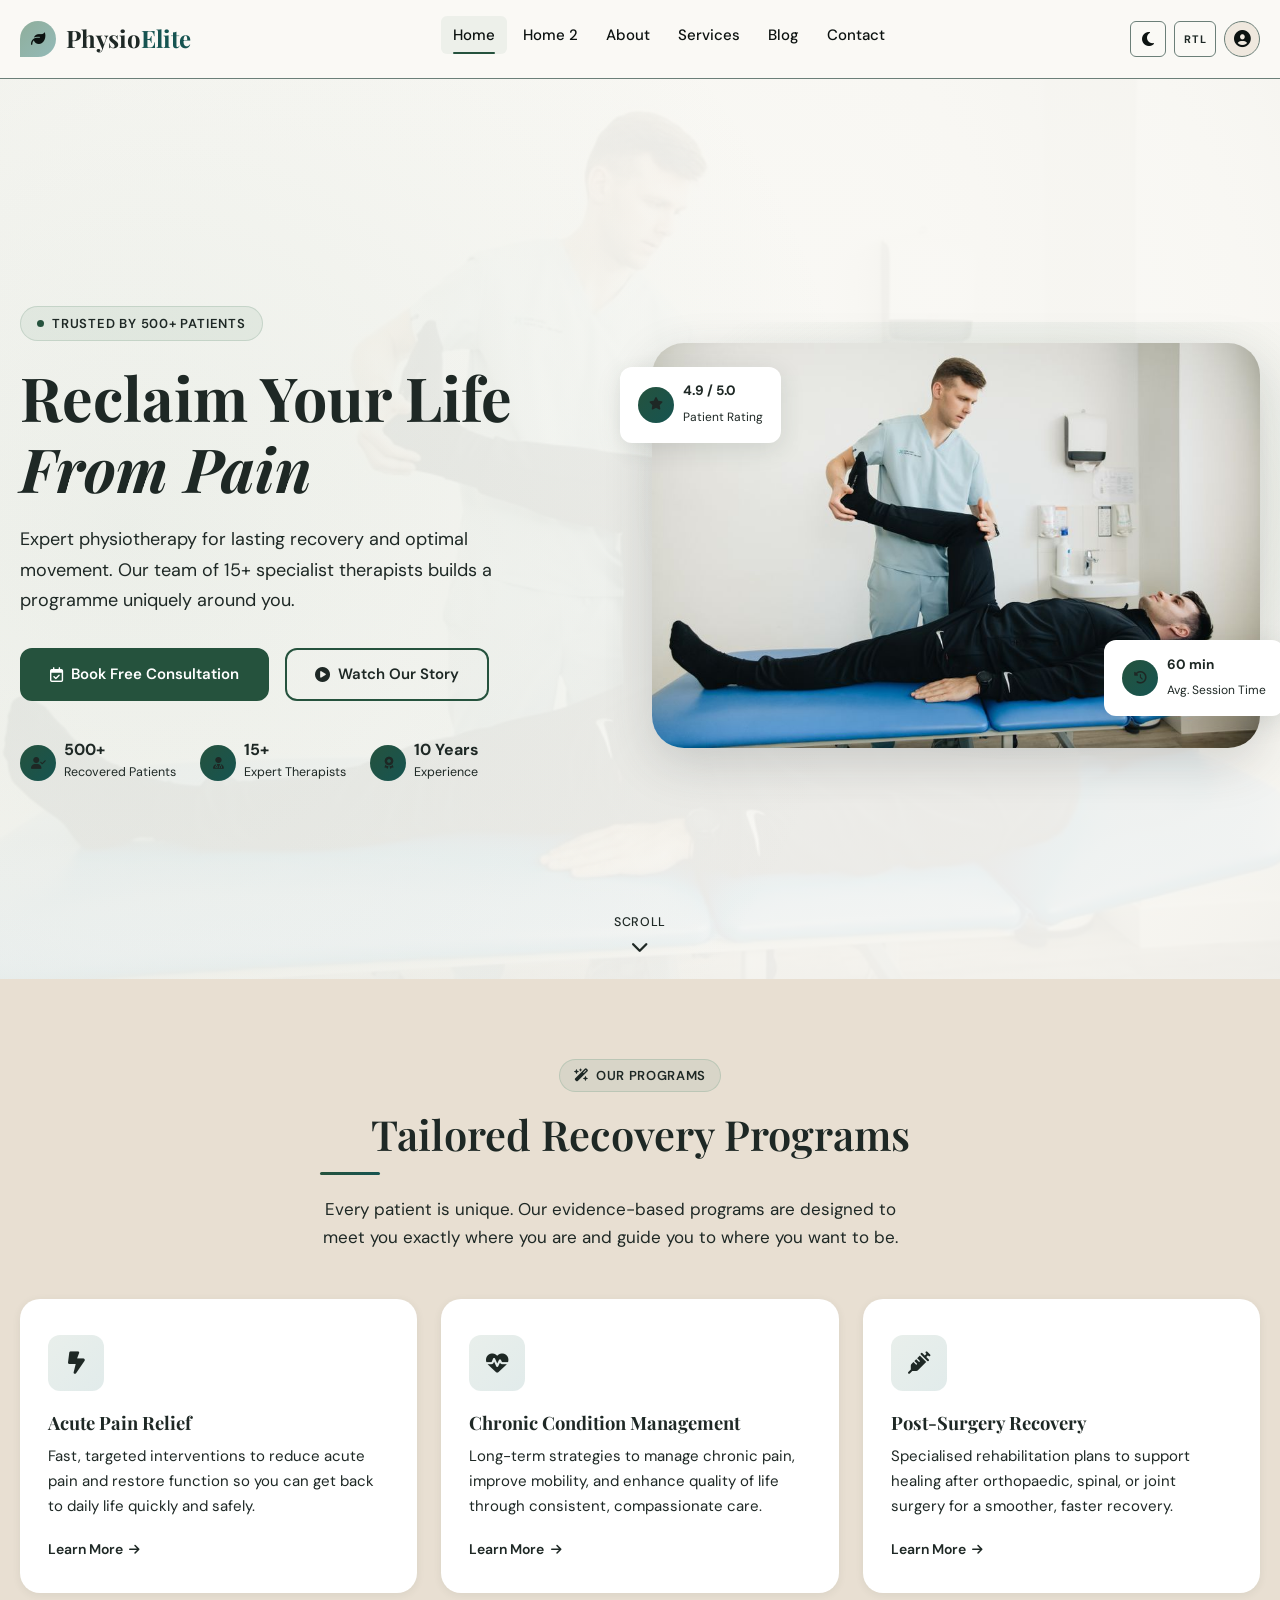
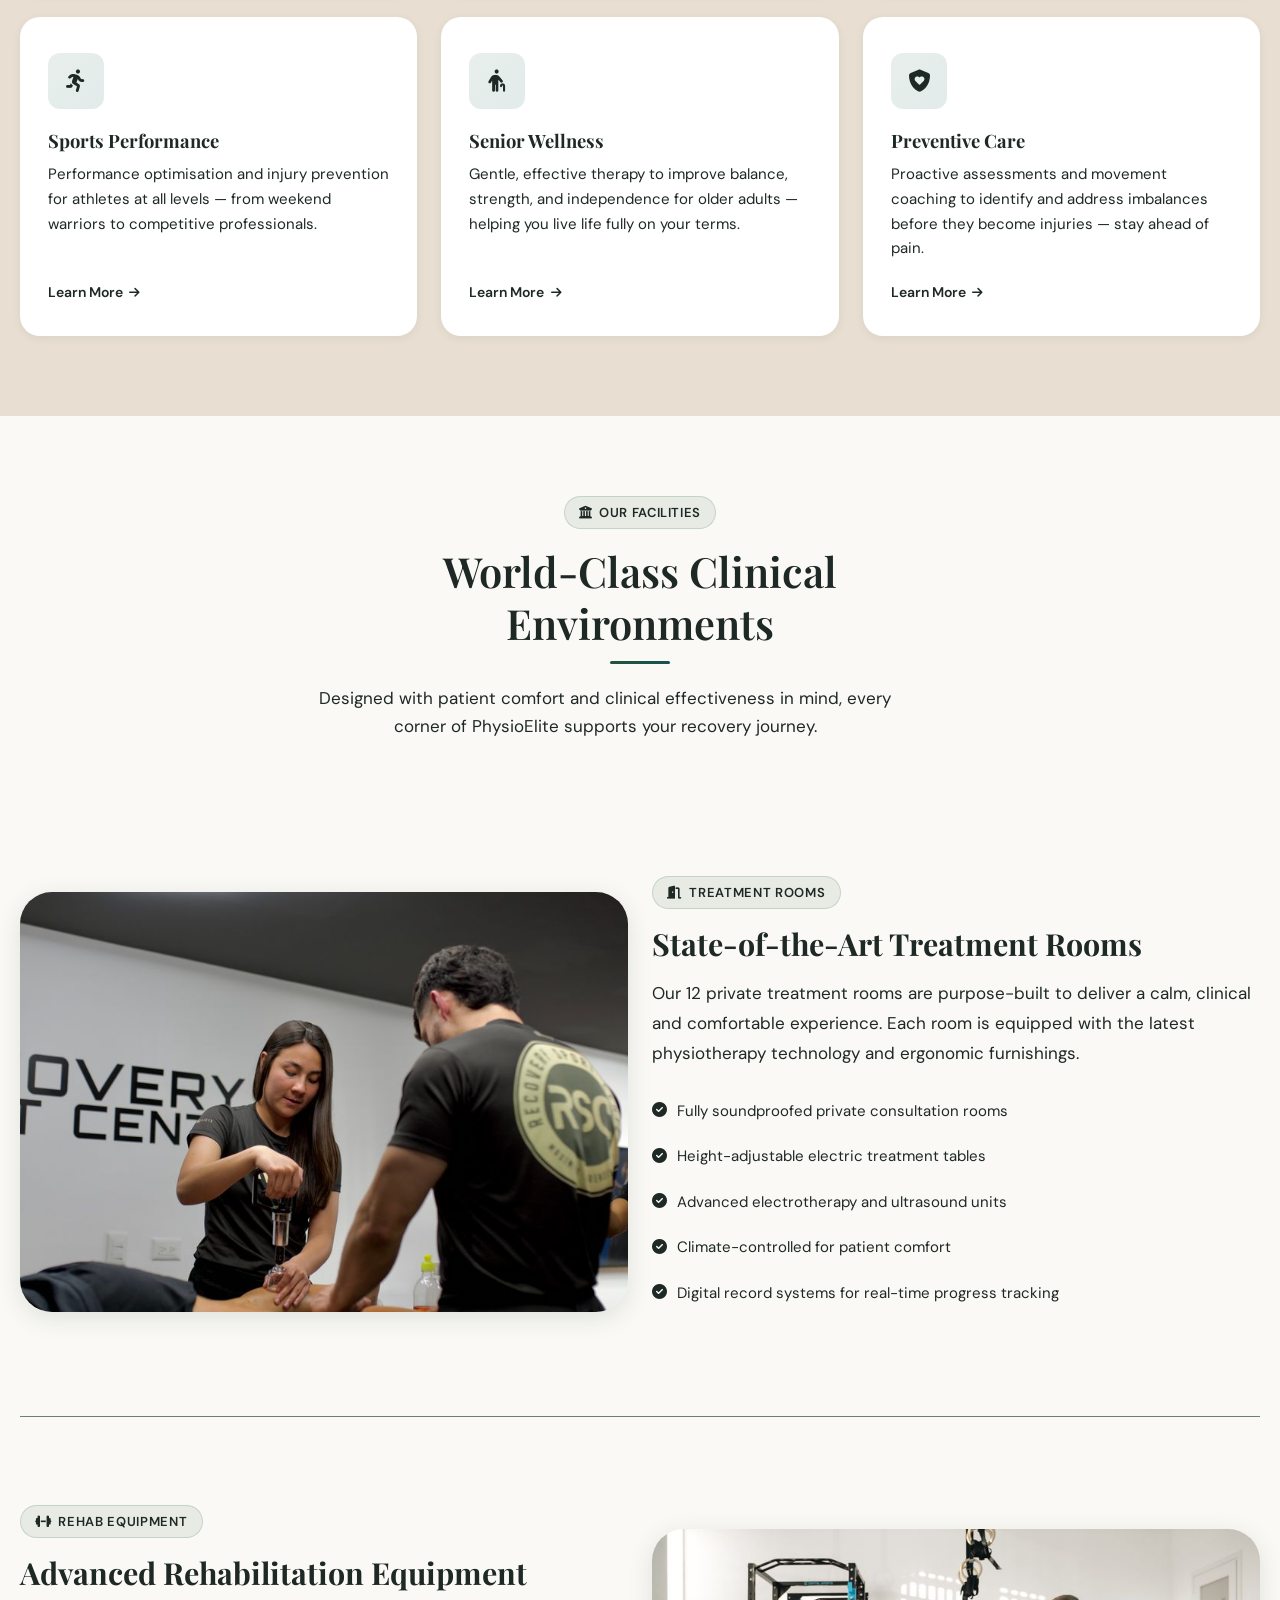
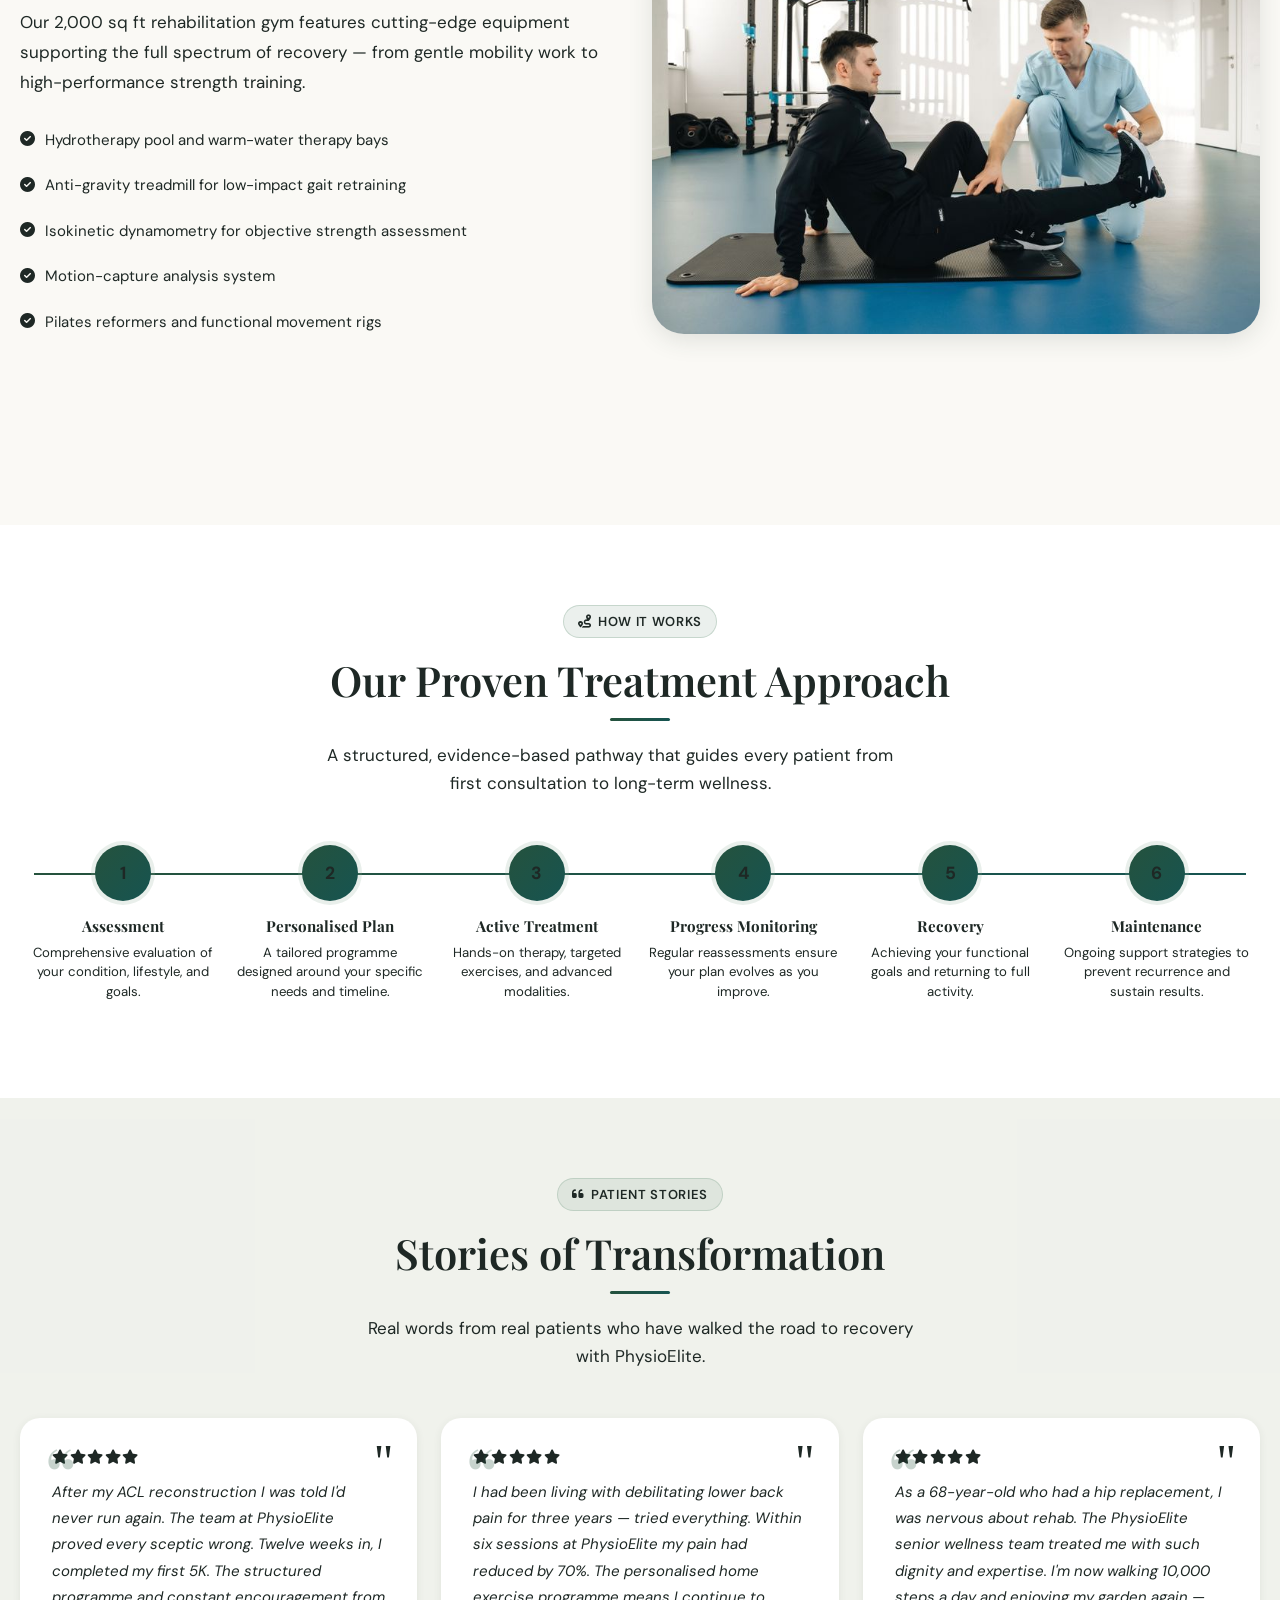
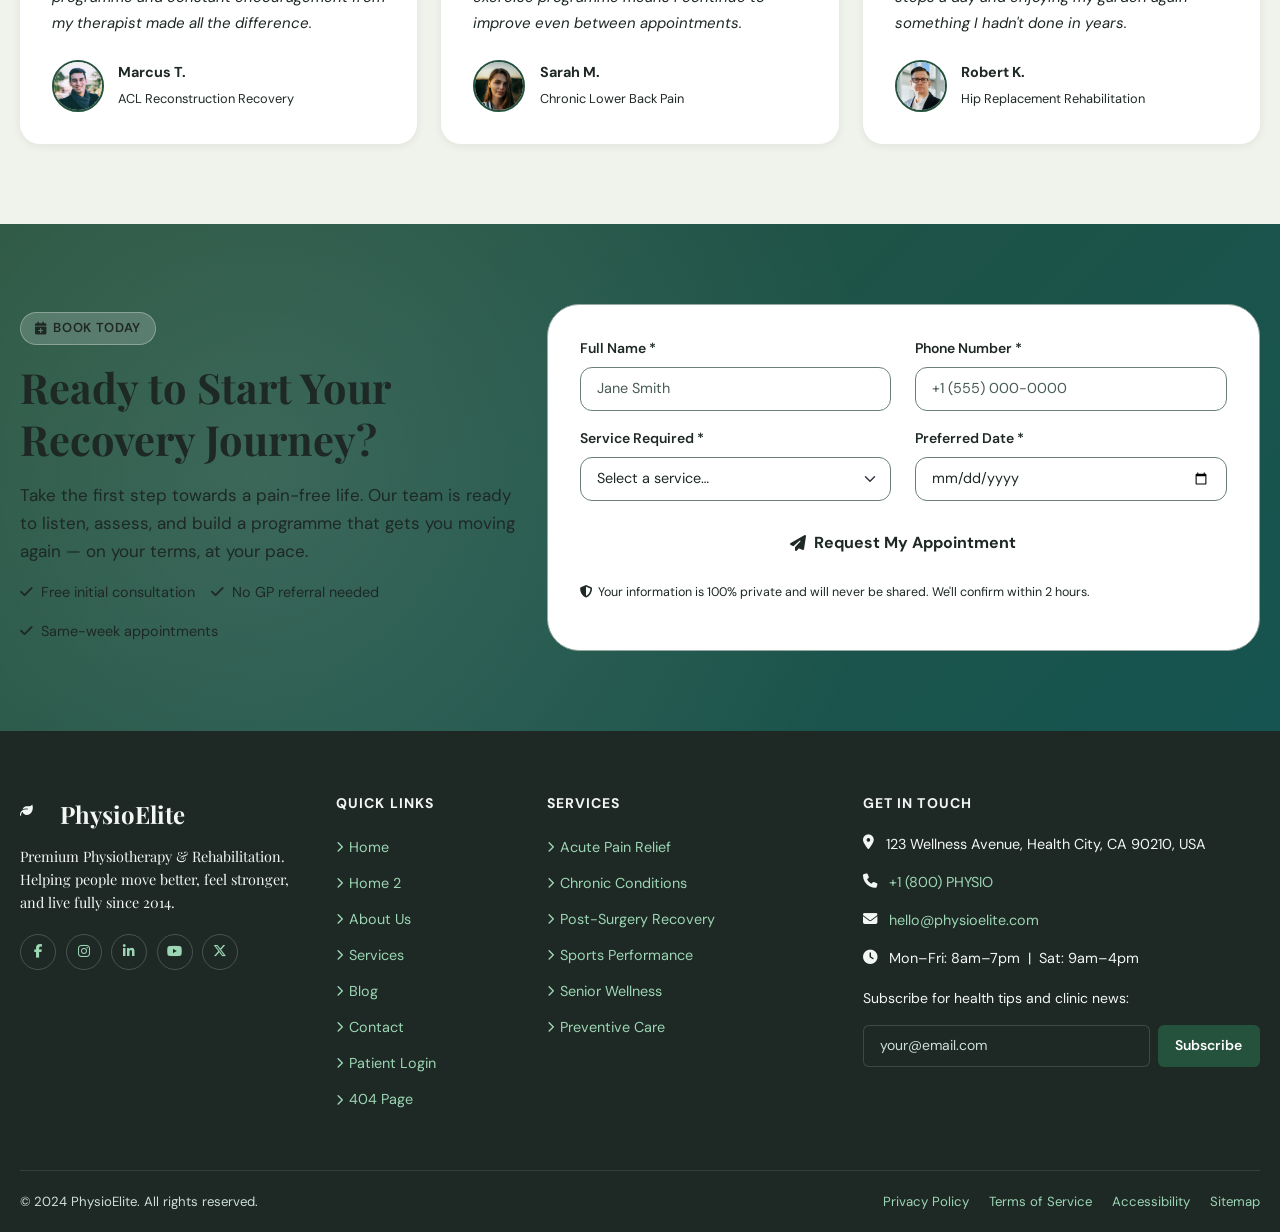
<file: pages/home1.html>
<!DOCTYPE html>
<html lang="en" data-theme="light">
<head>
  <meta charset="UTF-8" />
  <meta name="viewport" content="width=device-width, initial-scale=1.0" />
  <meta http-equiv="X-UA-Compatible" content="IE=edge" />

  <!-- SEO Meta Tags -->
  <title>PhysioElite | Premium Physiotherapy &amp; Rehabilitation</title>
  <link rel="icon" type="image/svg+xml" href="../assets/img/favicon.svg" />
  <meta name="description" content="PhysioElite offers expert physiotherapy and rehabilitation services. Reclaim your life from pain with our tailored recovery programs, state-of-the-art facilities, and 15+ expert therapists." />
  <meta name="keywords" content="physiotherapy, rehabilitation, pain relief, sports physio, post-surgery recovery, PhysioElite" />
  <meta name="author" content="PhysioElite" />
  <link rel="canonical" href="https://www.physioelite.com/pages/home1.html" />

  <!-- Open Graph / Social -->
  <meta property="og:type" content="website" />
  <meta property="og:title" content="PhysioElite | Reclaim Your Life From Pain" />
  <meta property="og:description" content="Expert physiotherapy for lasting recovery and optimal movement. Book your free consultation today." />
  <meta property="og:image" content="../assets/img/hero-physio.jpg" />
  <meta property="og:url" content="https://www.physioelite.com/pages/home1.html" />
  <meta name="twitter:card" content="summary_large_image" />
  <meta name="twitter:title" content="PhysioElite | Premium Physiotherapy" />
  <meta name="twitter:description" content="Reclaim your life from pain. Expert physiotherapy and tailored recovery programs." />
  <meta name="twitter:image" content="../assets/img/hero-physio.jpg" />

  <!-- Schema.org Structured Data -->
  <script type="application/ld+json">
  {
    "@context": "https://schema.org",
    "@type": "MedicalBusiness",
    "name": "PhysioElite",
    "description": "Premium Physiotherapy & Rehabilitation clinic offering expert care for lasting recovery and optimal movement.",
    "url": "https://www.physioelite.com",
    "logo": "https://www.physioelite.com/assets/images/logo.png",
    "image": "../assets/img/hero-physio.jpg",
    "telephone": "+1-800-PHYSIO",
    "email": "hello@physioelite.com",
    "address": {
      "@type": "PostalAddress",
      "streetAddress": "123 Wellness Avenue",
      "addressLocality": "Health City",
      "addressRegion": "CA",
      "postalCode": "90210",
      "addressCountry": "US"
    },
    "openingHours": ["Mo-Fr 08:00-19:00", "Sa 09:00-16:00"],
    "priceRange": "$$",
    "medicalSpecialty": ["PhysicalTherapy", "SportsMedicine", "Rehabilitation"],
    "aggregateRating": {
      "@type": "AggregateRating",
      "ratingValue": "4.9",
      "reviewCount": "500"
    }
  }
  </script>

  <!-- Google Fonts -->
  <link rel="preconnect" href="https://fonts.googleapis.com" />
  <link rel="preconnect" href="https://fonts.gstatic.com" crossorigin />
  <link href="https://fonts.googleapis.com/css2?family=DM+Sans:ital,opsz,wght@0,9..40,300;0,9..40,400;0,9..40,500;0,9..40,600;0,9..40,700;1,9..40,400&family=Playfair+Display:ital,wght@0,400;0,500;0,600;0,700;1,400;1,600&display=swap" rel="stylesheet" />

  <!-- Bootstrap 5.3 CDN -->
  <link href="https://cdn.jsdelivr.net/npm/bootstrap@5.3.2/dist/css/bootstrap.min.css" rel="stylesheet" integrity="sha384-T3c6CoIi6uLrA9TneNEoa7RxnatzjcDSCmG1MXxSR1GAsXEV/Dwwykc2MPK8M2HN" crossorigin="anonymous" />

  <!-- Font Awesome 6 CDN -->
  <link href="https://cdnjs.cloudflare.com/ajax/libs/font-awesome/6.5.1/css/all.min.css" rel="stylesheet" />

  <!-- External Shared Stylesheet -->
  <link rel="stylesheet" href="../assets/css/style.css" />

  <style>
    /* =====================================================
       CSS CUSTOM PROPERTIES
    ===================================================== */
    :root {
      --sage-green:    #8FAE9B;
      --sage-dark:     #6d9080;
      --sage-light:    #b8d0c3;
      --soft-teal:     #6B9C9A;
      --teal-dark:     #4f7d7b;
      --ivory:         #FAF9F5;
      --warm-beige:    #E8DFD2;
      --charcoal:      #303A38;
      --charcoal-light:#3f4f4c;
      --white:         #ffffff;
      --text-primary:  #1a2320;
      --text-secondary:#4a5a56;
      --text-muted:    #7a8d89;
      --border-color:  #d4cfc8;
      --shadow-sm:     0 2px 8px rgba(48,58,56,.08);
      --shadow-md:     0 6px 24px rgba(48,58,56,.13);
      --shadow-lg:     0 16px 48px rgba(48,58,56,.18);
      --radius-sm:     6px;
      --radius-md:     12px;
      --radius-lg:     20px;
      --radius-xl:     32px;
      --transition:    all .3s ease;
      --font-body:     'DM Sans', system-ui, sans-serif;
      --font-heading:  'Playfair Display', Georgia, serif;
    }

    [data-theme="dark"] {
      --ivory:         #1a2320;
      --warm-beige:    #223028;
      --white:         #1e2b28;
      --text-primary:  #e8ede9;
      --text-secondary:#a8c0b4;
      --text-muted:    #6b8b7e;
      --border-color:  #2e4040;
      --charcoal:      #0d1614;
      --shadow-sm:     0 2px 8px rgba(0,0,0,.3);
      --shadow-md:     0 6px 24px rgba(0,0,0,.4);
      --shadow-lg:     0 16px 48px rgba(0,0,0,.5);
    }

    /* =====================================================
       GLOBAL RESET & BASE
    ===================================================== */
    *, *::before, *::after { box-sizing: border-box; margin: 0; padding: 0; }

    html { scroll-behavior: smooth; font-size: 16px; }

    body {
      font-family: var(--font-body);
      background-color: var(--ivory);
      color: var(--text-primary);
      line-height: 1.65;
      overflow-x: hidden;
      transition: background-color .4s ease, color .3s ease;
    }

    h1, h2, h3, h4, h5 { font-family: var(--font-heading); line-height: 1.25; }
    h1 { font-size: clamp(2.2rem, 5vw, 3.8rem); }
    h2 { font-size: clamp(1.7rem, 3.5vw, 2.6rem); }
    h3 { font-size: clamp(1.2rem, 2.5vw, 1.5rem); }
    p  { font-size: 1.0625rem; }

    a { text-decoration: none; color: inherit; }
    img { max-width: 100%; display: block; }

    /* =====================================================
       SCROLL-REVEAL ANIMATIONS
    ===================================================== */
    .reveal-on-scroll {
      opacity: 0;
      transform: translateY(32px);
      transition: opacity .65s ease, transform .65s ease;
    }
    .reveal-on-scroll.revealed {
      opacity: 1;
      transform: none;
    }
    .reveal-delay-1 { transition-delay: .1s; }
    .reveal-delay-2 { transition-delay: .2s; }
    .reveal-delay-3 { transition-delay: .3s; }
    .reveal-delay-4 { transition-delay: .4s; }
    .reveal-delay-5 { transition-delay: .5s; }

    /* =====================================================
       BUTTONS
    ===================================================== */
    .btn-sage {
      background-color: var(--sage-green);
      color: var(--white);
      border: 2px solid var(--sage-green);
      padding: .75rem 1.75rem;
      border-radius: var(--radius-md);
      font-weight: 600;
      font-family: var(--font-body);
      font-size: .9375rem;
      transition: var(--transition);
      display: inline-flex;
      align-items: center;
      gap: .5rem;
    }
    .btn-sage:hover, .btn-sage:focus {
      background-color: var(--sage-dark);
      border-color: var(--sage-dark);
      color: var(--white);
      transform: translateY(-2px);
      box-shadow: var(--shadow-md);
    }

    .btn-outline-sage {
      background-color: transparent;
      color: var(--sage-green);
      border: 2px solid var(--sage-green);
      padding: .75rem 1.75rem;
      border-radius: var(--radius-md);
      font-weight: 600;
      font-family: var(--font-body);
      font-size: .9375rem;
      transition: var(--transition);
      display: inline-flex;
      align-items: center;
      gap: .5rem;
    }
    .btn-outline-sage:hover, .btn-outline-sage:focus {
      background-color: var(--sage-green);
      color: var(--white);
      transform: translateY(-2px);
      box-shadow: var(--shadow-md);
    }

    .btn-white {
      background-color: var(--white);
      color: var(--sage-dark);
      border: 2px solid var(--white);
      padding: .75rem 1.75rem;
      border-radius: var(--radius-md);
      font-weight: 600;
      font-family: var(--font-body);
      font-size: .9375rem;
      transition: var(--transition);
      display: inline-flex;
      align-items: center;
      gap: .5rem;
    }
    .btn-white:hover { background-color: transparent; color: var(--white); transform: translateY(-2px); }

    /* Section Label Pill */
    .section-label {
      display: inline-flex;
      align-items: center;
      gap: .4rem;
      background-color: rgba(143,174,155,.18);
      color: var(--sage-dark);
      border: 1px solid rgba(143,174,155,.4);
      padding: .3rem .9rem;
      border-radius: 999px;
      font-size: .8125rem;
      font-weight: 600;
      letter-spacing: .05em;
      text-transform: uppercase;
      margin-bottom: 1rem;
    }

    /* =====================================================
       NAVBAR
    ===================================================== */
    #mainNav {
      position: sticky;
      top: 0;
      z-index: 1050;
      background-color: var(--ivory);
      border-bottom: 1px solid var(--border-color);
      padding: .9rem 0;
      transition: background-color .3s ease, box-shadow .3s ease;
    }
    #mainNav.scrolled {
      box-shadow: var(--shadow-md);
      background-color: rgba(250,249,245,.97);
    }
    [data-theme="dark"] #mainNav.scrolled {
      background-color: rgba(26,35,32,.97);
    }

    .navbar-brand {
      display: flex;
      align-items: center;
      gap: .6rem;
      font-family: var(--font-heading);
      font-size: 1.5rem;
      font-weight: 700;
      color: var(--charcoal) !important;
    }
    [data-theme="dark"] .navbar-brand { color: var(--text-primary) !important; }
    .navbar-brand .brand-leaf {
      width: 36px; height: 36px;
      background: linear-gradient(135deg, var(--sage-green), var(--soft-teal));
      border-radius: 50% 50% 50% 0;
      display: flex; align-items: center; justify-content: center;
      color: var(--white);
      font-size: .9rem;
    }
    .brand-name-pe { color: var(--sage-dark); }

    .nav-link-custom {
      font-weight: 500;
      font-size: .9375rem;
      color: var(--text-secondary) !important;
      padding: .4rem .75rem !important;
      border-radius: var(--radius-sm);
      transition: var(--transition);
      position: relative;
    }
    .nav-link-custom::after {
      content: '';
      position: absolute;
      bottom: 0; left: .75rem; right: .75rem;
      height: 2px;
      background-color: var(--sage-green);
      transform: scaleX(0);
      transition: transform .3s ease;
    }
    .nav-link-custom:hover, .nav-link-custom.active-link {
      color: var(--sage-dark) !important;
    }
    .nav-link-custom:hover::after, .nav-link-custom.active-link::after { transform: scaleX(1); }

    .btn-nav-login {
      border: 1.5px solid var(--sage-green);
      color: var(--sage-dark);
      border-radius: var(--radius-sm);
      padding: .4rem 1rem;
      font-weight: 500;
      font-size: .9rem;
      background: transparent;
      transition: var(--transition);
    }
    .btn-nav-login:hover { background: var(--sage-green); color: var(--white); }

    .btn-nav-book {
      background-color: var(--sage-green);
      color: var(--white);
      border: none;
      border-radius: var(--radius-sm);
      padding: .45rem 1.1rem;
      font-weight: 600;
      font-size: .9rem;
      transition: var(--transition);
    }
    .btn-nav-book:hover { background-color: var(--sage-dark); transform: translateY(-1px); box-shadow: var(--shadow-sm); }

    #darkToggle {
      background: none;
      border: 1.5px solid var(--border-color);
      color: var(--text-secondary);
      border-radius: var(--radius-sm);
      width: 36px; height: 36px;
      display: flex; align-items: center; justify-content: center;
      cursor: pointer;
      transition: var(--transition);
    }
    #darkToggle:hover { border-color: var(--sage-green); color: var(--sage-dark); }

    .navbar-toggler {
      border: 1.5px solid var(--border-color);
      border-radius: var(--radius-sm);
      padding: .3rem .6rem;
      color: var(--text-secondary);
    }
    .navbar-toggler:focus { box-shadow: none; }
    .navbar-toggler-icon { background-image: none !important; font-size: 1.1rem; }

    /* =====================================================
       SECTION 1 — HERO
    ===================================================== */
    #hero {
      min-height: 100vh;
      background-color: var(--ivory);
      display: flex;
      align-items: center;
      position: relative;
      overflow: hidden;
      padding: 4rem 0 2rem;
    }

    .hero-content { position: relative; z-index: 2; }

    .hero-eyebrow {
      display: inline-flex;
      align-items: center;
      gap: .5rem;
      background: rgba(143,174,155,.15);
      border: 1px solid rgba(143,174,155,.35);
      color: var(--sage-dark);
      padding: .35rem 1rem;
      border-radius: 999px;
      font-size: .8125rem;
      font-weight: 600;
      letter-spacing: .06em;
      text-transform: uppercase;
      margin-bottom: 1.25rem;
    }
    .hero-eyebrow .dot {
      width: 7px; height: 7px;
      background-color: var(--sage-green);
      border-radius: 50%;
      animation: pulse-dot 2s infinite;
    }
    @keyframes pulse-dot {
      0%, 100% { transform: scale(1); opacity: 1; }
      50% { transform: scale(1.4); opacity: .6; }
    }

    .hero-headline {
      color: var(--charcoal);
      font-weight: 700;
      margin-bottom: 1.25rem;
      line-height: 1.18;
    }
    [data-theme="dark"] .hero-headline { color: var(--text-primary); }

    .hero-headline .accent { color: var(--sage-dark); font-style: italic; }

    .hero-sub {
      font-size: 1.125rem;
      color: var(--text-secondary);
      max-width: 500px;
      margin-bottom: 2rem;
      line-height: 1.7;
    }

    .hero-cta-group {
      display: flex;
      flex-wrap: wrap;
      gap: 1rem;
      margin-bottom: 2.5rem;
    }

    .hero-trust {
      display: flex;
      flex-wrap: wrap;
      gap: 1.5rem;
    }
    .trust-badge {
      display: flex;
      align-items: center;
      gap: .5rem;
    }
    .trust-badge .badge-icon {
      width: 36px; height: 36px;
      background: linear-gradient(135deg, var(--sage-green), var(--soft-teal));
      border-radius: 50%;
      display: flex; align-items: center; justify-content: center;
      color: var(--white);
      font-size: .75rem;
      flex-shrink: 0;
    }
    .trust-badge .badge-text strong {
      display: block;
      font-size: 1rem;
      font-weight: 700;
      color: var(--charcoal);
      line-height: 1.1;
    }
    [data-theme="dark"] .trust-badge .badge-text strong { color: var(--text-primary); }
    .trust-badge .badge-text span {
      font-size: .78rem;
      color: var(--text-muted);
    }

    /* Hero Image Side */
    .hero-image-wrap {
      position: relative;
    }
    .hero-img-main {
      border-radius: var(--radius-xl);
      width: 100%;
      max-height: 580px;
      object-fit: cover;
      box-shadow: var(--shadow-lg);
      position: relative;
      z-index: 2;
    }
    .hero-blob {
      position: absolute;
      width: 110%;
      height: 110%;
      top: -5%;
      left: -5%;
      background: radial-gradient(ellipse at 60% 40%, rgba(143,174,155,.25) 0%, transparent 70%);
      z-index: 1;
    }
    .hero-floating-card {
      position: absolute;
      background-color: var(--white);
      border-radius: var(--radius-md);
      padding: .85rem 1.1rem;
      box-shadow: var(--shadow-md);
      z-index: 3;
      display: flex;
      align-items: center;
      gap: .6rem;
      animation: float-card 4s ease-in-out infinite;
    }
    @keyframes float-card {
      0%, 100% { transform: translateY(0); }
      50% { transform: translateY(-8px); }
    }
    .hero-card-top {
      top: 1.5rem;
      left: -2rem;
    }
    .hero-card-bottom {
      bottom: 2rem;
      right: -1.5rem;
      animation-delay: 2s;
    }
    .hero-floating-card .fc-icon {
      width: 36px; height: 36px;
      background: linear-gradient(135deg, var(--sage-green), var(--soft-teal));
      border-radius: 50%;
      display: flex; align-items: center; justify-content: center;
      color: var(--white);
      font-size: .78rem;
      flex-shrink: 0;
    }
    .hero-floating-card .fc-text strong { font-size: .85rem; font-weight: 700; display: block; color: var(--text-primary); }
    .hero-floating-card .fc-text span { font-size: .75rem; color: var(--text-muted); }

    /* Gradient overlay top */
    #hero::before {
      content: '';
      position: absolute;
      inset: 0;
      background: radial-gradient(circle at 10% 50%, rgba(143,174,155,.12) 0%, transparent 60%);
      pointer-events: none;
    }

    /* Scroll Indicator */
    .scroll-indicator {
      position: absolute;
      bottom: 1.5rem;
      left: 50%;
      transform: translateX(-50%);
      display: flex;
      flex-direction: column;
      align-items: center;
      gap: .3rem;
      color: var(--text-muted);
      font-size: .78rem;
      font-weight: 500;
      letter-spacing: .05em;
      text-transform: uppercase;
      animation: scroll-bounce 2s ease-in-out infinite;
      z-index: 10;
    }
    .scroll-indicator i { font-size: 1.1rem; }
    @keyframes scroll-bounce {
      0%, 100% { transform: translateX(-50%) translateY(0); }
      50% { transform: translateX(-50%) translateY(6px); }
    }

    /* Hero enter animations */
    .hero-animate { animation: heroFadeUp .8s ease both; }
    .hero-animate-delay1 { animation-delay: .15s; }
    .hero-animate-delay2 { animation-delay: .3s; }
    .hero-animate-delay3 { animation-delay: .45s; }
    .hero-animate-delay4 { animation-delay: .6s; }
    .hero-img-animate { animation: heroFadeRight .9s .3s ease both; }
    @keyframes heroFadeUp {
      from { opacity: 0; transform: translateY(28px); }
      to   { opacity: 1; transform: none; }
    }
    @keyframes heroFadeRight {
      from { opacity: 0; transform: translateX(30px); }
      to   { opacity: 1; transform: none; }
    }

    /* =====================================================
       SECTION 2 — RECOVERY PROGRAMS
    ===================================================== */
    #programs {
      padding: 5rem 0;
      background-color: var(--warm-beige);
    }

    .program-card {
      background-color: var(--white);
      border-radius: var(--radius-lg);
      padding: 2rem 1.75rem;
      border-top: 4px solid transparent;
      box-shadow: var(--shadow-sm);
      transition: var(--transition);
      height: 100%;
      display: flex;
      flex-direction: column;
    }
    .program-card:hover {
      border-top-color: var(--sage-green);
      box-shadow: var(--shadow-lg);
      transform: translateY(-6px);
    }
    .program-card .card-icon {
      width: 56px; height: 56px;
      background: linear-gradient(135deg, rgba(143,174,155,.2), rgba(107,156,154,.2));
      border-radius: var(--radius-md);
      display: flex; align-items: center; justify-content: center;
      font-size: 1.4rem;
      color: var(--sage-dark);
      margin-bottom: 1.25rem;
      transition: var(--transition);
    }
    .program-card:hover .card-icon {
      background: linear-gradient(135deg, var(--sage-green), var(--soft-teal));
      color: var(--white);
    }
    .program-card h3 {
      font-size: 1.15rem;
      font-weight: 700;
      color: var(--text-primary);
      margin-bottom: .6rem;
    }
    .program-card p {
      font-size: .9375rem;
      color: var(--text-secondary);
      flex: 1;
      margin-bottom: 1.25rem;
    }
    .program-card .learn-more {
      font-size: .875rem;
      font-weight: 600;
      color: var(--sage-dark);
      display: inline-flex;
      align-items: center;
      gap: .4rem;
      transition: var(--transition);
    }
    .program-card .learn-more:hover { gap: .7rem; }
    .program-card .learn-more i { font-size: .75rem; }

    /* =====================================================
       SECTION 3 — CLINIC FACILITIES
    ===================================================== */
    #facilities {
      padding: 5rem 0;
      background-color: var(--ivory);
    }

    .facility-block { padding: 4rem 0; }
    .facility-block + .facility-block { border-top: 1px solid var(--border-color); }

    .facility-img {
      border-radius: var(--radius-xl);
      width: 100%;
      max-height: 420px;
      object-fit: cover;
      box-shadow: var(--shadow-md);
    }

    .facility-content { padding: 1.5rem 0; }
    .facility-content h3 {
      font-size: 1.9rem;
      font-weight: 700;
      color: var(--text-primary);
      margin-bottom: 1rem;
    }
    .facility-content p {
      color: var(--text-secondary);
      margin-bottom: 1.5rem;
      line-height: 1.75;
    }
    .facility-features { list-style: none; padding: 0; }
    .facility-features li {
      display: flex;
      align-items: flex-start;
      gap: .6rem;
      padding: .4rem 0;
      font-size: .9375rem;
      color: var(--text-secondary);
    }
    .facility-features li i {
      color: var(--sage-green);
      margin-top: .2rem;
      flex-shrink: 0;
    }

    /* =====================================================
       SECTION 4 — TREATMENT APPROACH (TIMELINE)
    ===================================================== */
    #approach {
      padding: 5rem 0;
      background-color: var(--white);
    }

    /* Desktop horizontal timeline */
    .timeline-wrap {
      position: relative;
      display: flex;
      align-items: flex-start;
      gap: 0;
      margin-top: 3rem;
    }
    .timeline-wrap::before {
      content: '';
      position: absolute;
      top: 28px;
      left: calc(28px / 2);
      right: calc(28px / 2);
      height: 2px;
      background: linear-gradient(to right, var(--sage-green), var(--soft-teal));
      z-index: 0;
    }
    .timeline-step {
      flex: 1;
      display: flex;
      flex-direction: column;
      align-items: center;
      text-align: center;
      position: relative;
      padding: 0 .5rem;
    }
    .step-circle {
      width: 56px; height: 56px;
      border-radius: 50%;
      background: linear-gradient(135deg, var(--sage-green), var(--soft-teal));
      color: var(--white);
      font-weight: 700;
      font-size: 1.1rem;
      display: flex;
      align-items: center;
      justify-content: center;
      margin-bottom: 1rem;
      position: relative;
      z-index: 1;
      box-shadow: 0 0 0 4px rgba(143,174,155,.2);
      flex-shrink: 0;
    }
    .timeline-step h4 {
      font-size: .95rem;
      font-weight: 700;
      color: var(--text-primary);
      margin-bottom: .4rem;
    }
    .timeline-step p {
      font-size: .825rem;
      color: var(--text-muted);
      line-height: 1.5;
    }

    /* Mobile vertical timeline */
    @media (max-width: 767.98px) {
      .timeline-wrap {
        flex-direction: column;
        align-items: flex-start;
        gap: 0;
      }
      .timeline-wrap::before {
        top: 28px;
        left: 27px;
        right: auto;
        width: 2px;
        height: calc(100% - 56px);
      }
      .timeline-step {
        flex-direction: row;
        text-align: left;
        gap: 1.25rem;
        align-items: flex-start;
        padding: 0 0 2rem 0;
        width: 100%;
      }
      .timeline-step .step-info { flex: 1; }
      .timeline-step h4 { margin-bottom: .25rem; }
    }

    /* =====================================================
       SECTION 5 — TESTIMONIALS
    ===================================================== */
    #testimonials {
      padding: 5rem 0;
      background-color: rgba(143,174,155,.1);
    }

    .testimonial-card {
      background-color: var(--white);
      border-radius: var(--radius-lg);
      padding: 2rem;
      box-shadow: var(--shadow-sm);
      height: 100%;
      display: flex;
      flex-direction: column;
      transition: var(--transition);
      position: relative;
    }
    .testimonial-card:hover { transform: translateY(-4px); box-shadow: var(--shadow-md); }
    .testimonial-card .quote-icon {
      position: absolute;
      top: 1.25rem; right: 1.5rem;
      font-size: 3rem;
      color: rgba(143,174,155,.2);
      font-family: Georgia, serif;
      line-height: 1;
    }
    .stars { color: #f4a827; font-size: .9rem; margin-bottom: .9rem; display: flex; gap: .1rem; }
    .testimonial-card blockquote {
      font-size: .9375rem;
      color: var(--text-secondary);
      line-height: 1.75;
      flex: 1;
      margin-bottom: 1.5rem;
      font-style: italic;
    }
    .testimonial-author {
      display: flex;
      align-items: center;
      gap: .9rem;
    }
    .testimonial-author img {
      width: 52px; height: 52px;
      border-radius: 50%;
      object-fit: cover;
      border: 2px solid var(--sage-green);
    }
    .testimonial-author .author-info strong {
      display: block;
      font-size: .9rem;
      font-weight: 700;
      color: var(--text-primary);
    }
    .testimonial-author .author-info span {
      font-size: .8rem;
      color: var(--text-muted);
    }

    /* Mobile carousel dots */
    .testimonial-carousel-dots {
      display: none;
      justify-content: center;
      gap: .5rem;
      margin-top: 1.75rem;
    }
    .dot-btn {
      width: 8px; height: 8px;
      border-radius: 50%;
      background-color: var(--border-color);
      border: none;
      cursor: pointer;
      transition: var(--transition);
    }
    .dot-btn.active { background-color: var(--sage-green); width: 20px; border-radius: 999px; }
    @media (max-width: 767.98px) {
      .testimonials-grid { display: flex; overflow-x: auto; gap: 1rem; scroll-snap-type: x mandatory; padding-bottom: .5rem; scrollbar-width: none; }
      .testimonials-grid::-webkit-scrollbar { display: none; }
      .testimonials-grid .col-md-4 { flex: 0 0 85%; scroll-snap-align: start; }
      .testimonial-carousel-dots { display: flex; }
    }

    /* =====================================================
       SECTION 6 — APPOINTMENT CTA
    ===================================================== */
    #appointment-cta {
      padding: 5rem 0;
      background: linear-gradient(135deg, var(--sage-green) 0%, var(--soft-teal) 100%);
      position: relative;
      overflow: hidden;
    }
    #appointment-cta::before {
      content: '';
      position: absolute;
      inset: 0;
      background: radial-gradient(circle at 20% 50%, rgba(255,255,255,.12) 0%, transparent 60%);
      pointer-events: none;
    }

    .cta-headline {
      font-family: var(--font-heading);
      font-size: clamp(1.8rem, 3.5vw, 2.6rem);
      color: var(--white);
      font-weight: 700;
      line-height: 1.25;
      margin-bottom: 1rem;
    }
    .cta-sub {
      color: rgba(255,255,255,.85);
      font-size: 1.0625rem;
      line-height: 1.65;
    }

    .booking-form-card {
      background-color: rgba(255,255,255,.12);
      border: 1px solid rgba(255,255,255,.25);
      backdrop-filter: blur(12px);
      border-radius: var(--radius-xl);
      padding: 2rem;
    }
    .booking-form-card .form-label {
      color: var(--white);
      font-size: .875rem;
      font-weight: 600;
      margin-bottom: .4rem;
    }
    .booking-form-card .form-control,
    .booking-form-card .form-select {
      background-color: var(--white);
      border: none;
      border-radius: var(--radius-md);
      padding: .65rem 1rem;
      font-size: .9rem;
      color: var(--text-primary);
    }
    .booking-form-card .form-control:focus,
    .booking-form-card .form-select:focus {
      box-shadow: 0 0 0 3px rgba(255,255,255,.4);
      outline: none;
    }
    .booking-form-card .btn-submit {
      width: 100%;
      background-color: var(--white);
      color: var(--sage-dark);
      border: none;
      border-radius: var(--radius-md);
      padding: .8rem;
      font-weight: 700;
      font-size: 1rem;
      transition: var(--transition);
      display: flex;
      align-items: center;
      justify-content: center;
      gap: .5rem;
    }
    .booking-form-card .btn-submit:hover { background-color: var(--ivory); transform: translateY(-2px); box-shadow: 0 8px 24px rgba(0,0,0,.2); }
    .privacy-note { color: rgba(255,255,255,.7); font-size: .78rem; margin-top: .8rem; display: flex; align-items: center; gap: .4rem; }

    /* =====================================================
       FOOTER
    ===================================================== */
    #footer {
      background-color: var(--charcoal);
      color: var(--ivory);
      padding: 4rem 0 0;
    }

    .footer-brand .brand-name { font-family: var(--font-heading); font-size: 1.5rem; font-weight: 700; color: var(--ivory); }
    .footer-brand .brand-name span { color: var(--sage-green); }
    .footer-tagline { color: rgba(250,249,245,.65); font-size: .9rem; margin: .6rem 0 1.25rem; line-height: 1.6; }
    .social-links { display: flex; gap: .6rem; }
    .social-link {
      width: 36px; height: 36px;
      border-radius: 50%;
      border: 1.5px solid rgba(250,249,245,.2);
      display: flex; align-items: center; justify-content: center;
      color: rgba(250,249,245,.65);
      font-size: .85rem;
      transition: var(--transition);
    }
    .social-link:hover { background-color: var(--sage-green); border-color: var(--sage-green); color: var(--white); transform: translateY(-2px); }

    .footer-heading {
      font-size: .875rem;
      font-weight: 700;
      text-transform: uppercase;
      letter-spacing: .08em;
      color: var(--sage-green);
      margin-bottom: 1.25rem;
    }
    .footer-links { list-style: none; padding: 0; }
    .footer-links li { margin-bottom: .6rem; }
    .footer-links a {
      color: rgba(250,249,245,.65);
      font-size: .9rem;
      transition: var(--transition);
      display: inline-flex;
      align-items: center;
      gap: .4rem;
    }
    .footer-links a:hover { color: var(--sage-green); padding-left: .3rem; }
    .footer-links a i { font-size: .7rem; }

    .footer-contact-item {
      display: flex;
      align-items: flex-start;
      gap: .75rem;
      margin-bottom: .9rem;
      color: rgba(250,249,245,.65);
      font-size: .9rem;
    }
    .footer-contact-item i { color: var(--sage-green); margin-top: .15rem; flex-shrink: 0; }

    .newsletter-wrap { margin-top: .5rem; }
    .newsletter-wrap p { font-size: .875rem; color: rgba(250,249,245,.65); margin-bottom: .9rem; }
    .newsletter-form { display: flex; gap: .5rem; }
    .newsletter-form input {
      flex: 1;
      background: rgba(255,255,255,.08);
      border: 1px solid rgba(255,255,255,.15);
      border-radius: var(--radius-sm);
      padding: .55rem 1rem;
      color: var(--ivory);
      font-size: .875rem;
    }
    .newsletter-form input::placeholder { color: rgba(250,249,245,.4); }
    .newsletter-form input:focus { outline: none; border-color: var(--sage-green); }
    .newsletter-form button {
      background-color: var(--sage-green);
      color: var(--white);
      border: none;
      border-radius: var(--radius-sm);
      padding: .55rem 1.1rem;
      font-weight: 600;
      font-size: .875rem;
      transition: var(--transition);
      white-space: nowrap;
    }
    .newsletter-form button:hover { background-color: var(--sage-dark); }

    .footer-bottom {
      border-top: 1px solid rgba(250,249,245,.1);
      margin-top: 3rem;
      padding: 1.25rem 0;
      display: flex;
      flex-wrap: wrap;
      gap: .75rem;
      justify-content: space-between;
      align-items: center;
      color: rgba(250,249,245,.45);
      font-size: .825rem;
    }
    .footer-bottom a { color: rgba(250,249,245,.55); transition: color .2s; }
    .footer-bottom a:hover { color: var(--sage-green); }
    .footer-bottom-links { display: flex; gap: 1.25rem; flex-wrap: wrap; }

    /* =====================================================
       SECTION SHARED HEADER
    ===================================================== */
    .section-header { margin-bottom: 3rem; }
    .section-header h2 { color: var(--text-primary); margin-bottom: .75rem; }
    .section-header p { color: var(--text-secondary); font-size: 1.0625rem; max-width: 580px; }

    /* =====================================================
       TOAST NOTIFICATION
    ===================================================== */
    #toastContainer {
      position: fixed;
      top: 1.5rem;
      right: 1.5rem;
      z-index: 9999;
      display: flex;
      flex-direction: column;
      gap: .5rem;
    }
    .toast-item {
      background: var(--white);
      border-left: 4px solid var(--sage-green);
      border-radius: var(--radius-md);
      padding: .9rem 1.25rem;
      box-shadow: var(--shadow-md);
      font-size: .875rem;
      color: var(--text-primary);
      display: flex;
      align-items: center;
      gap: .6rem;
      animation: toastIn .4s ease;
      max-width: 320px;
    }
    @keyframes toastIn {
      from { opacity: 0; transform: translateX(30px); }
      to   { opacity: 1; transform: none; }
    }
    .toast-item.error { border-left-color: #dc3545; }
    .toast-item i { flex-shrink: 0; }

    /* Utility */
    .text-sage { color: var(--sage-dark); }
    .bg-sage-light { background-color: rgba(143,174,155,.12); }
    .divider-sage { width: 60px; height: 3px; background: linear-gradient(to right, var(--sage-green), var(--soft-teal)); border-radius: 999px; margin: .75rem 0 1.25rem; }
  </style>
  <link rel="stylesheet" href="../assets/css/contrast-fixes.css" />
  <link rel="stylesheet" href="../assets/css/rtl.css" />
  <link rel="stylesheet" href="../assets/css/responsive.css?v=2" />
</head>
<body>

<!-- ============================================================
  TOAST CONTAINER
============================================================ -->
<div id="toastContainer" aria-live="polite" aria-atomic="true"></div>

<!-- ============================================================
  NAVBAR
============================================================ -->
<nav id="mainNav" class="navbar navbar-expand-lg" aria-label="Main navigation">
    <div class="container">

      <!-- Brand -->
      <a class="navbar-brand" href="../index.html" aria-label="PhysioElite Home">
        <div class="brand-leaf" aria-hidden="true"><i class="fa-solid fa-leaf"></i></div>
        <span>Physio<span class="brand-name-pe">Elite</span></span>
      </a>

      <!-- Mobile Controls -->
      <div class="d-flex d-lg-none align-items-center gap-2 ms-auto">
        <button id="darkToggle" data-theme-toggle aria-label="Toggle dark mode">
          <i class="fa-solid fa-moon" id="darkIcon"></i>
        </button>
        <div class="dropdown">
          <a href="#" class="nav-profile-btn" role="button" data-bs-toggle="dropdown" aria-expanded="false" aria-label="Account menu">
            <i class="fa-solid fa-user-circle" aria-hidden="true"></i>
          </a>
          <ul class="dropdown-menu dropdown-menu-end border-0 shadow">
            <li><a class="dropdown-item" href="login.html"><i class="fa-solid fa-right-to-bracket me-2"></i>Login</a></li>
            <li><a class="dropdown-item" href="patient-dashboard.html"><i class="fa-solid fa-user-injured me-2"></i>Patient Dashboard</a></li>
            <li><a class="dropdown-item" href="admin-dashboard.html"><i class="fa-solid fa-user-shield me-2"></i>Admin Dashboard</a></li>
          </ul>
        </div>
        <button class="navbar-toggler" type="button" data-bs-toggle="collapse" data-bs-target="#navbarMenu" aria-controls="navbarMenu" aria-expanded="false" aria-label="Toggle navigation">
          <i class="fa-solid fa-bars navbar-toggler-icon"></i>
        </button>
      </div>

      <!-- Nav Menu -->
      <div class="collapse navbar-collapse" id="navbarMenu">
        <ul class="navbar-nav mx-auto gap-1" role="list">
          <li class="nav-item"><a class="nav-link nav-link-custom active-link" href="home1.html" aria-current="page">Home</a></li>
          <li class="nav-item"><a class="nav-link nav-link-custom" href="home2.html">Home 2</a></li>
          <li class="nav-item"><a class="nav-link nav-link-custom" href="about.html">About</a></li>
          <li class="nav-item"><a class="nav-link nav-link-custom" href="services.html">Services</a></li>
          <li class="nav-item"><a class="nav-link nav-link-custom" href="blog.html">Blog</a></li>
          <li class="nav-item"><a class="nav-link nav-link-custom" href="contact.html">Contact</a></li>
        </ul>
        <div class="d-flex align-items-center gap-2">
          <button id="darkToggleDesktop" class="d-none d-lg-flex" data-theme-toggle aria-label="Toggle dark mode" style="background:none;border:1.5px solid var(--border-color);color:var(--text-secondary);border-radius:var(--radius-sm);width:36px;height:36px;align-items:center;justify-content:center;cursor:pointer;transition:var(--transition);">
            <i class="fa-solid fa-moon" id="darkIconDesktop"></i>
          </button>
          <div class="dropdown">
            <a href="#" class="nav-profile-btn" role="button" data-bs-toggle="dropdown" aria-expanded="false" aria-label="Account menu">
              <i class="fa-solid fa-user-circle" aria-hidden="true"></i>
            </a>
            <ul class="dropdown-menu dropdown-menu-end border-0 shadow">
              <li><a class="dropdown-item" href="login.html"><i class="fa-solid fa-right-to-bracket me-2"></i>Login</a></li>
              <li><a class="dropdown-item" href="patient-dashboard.html"><i class="fa-solid fa-user-injured me-2"></i>Patient Dashboard</a></li>
              <li><a class="dropdown-item" href="admin-dashboard.html"><i class="fa-solid fa-user-shield me-2"></i>Admin Dashboard</a></li>
            </ul>
          </div>
        </div>
      </div>

    </div>
  </nav>

<!-- ============================================================
  MAIN CONTENT
============================================================ -->
<main>

  <!-- ===========================================================
    SECTION 1 — HERO
  =========================================================== -->
  <section id="hero" aria-labelledby="heroHeadline">
    <div class="container">
      <div class="row align-items-center g-4 g-lg-5">

        <!-- Left: Text -->
        <div class="col-lg-6 hero-content">
          <div class="hero-eyebrow hero-animate">
            <span class="dot" aria-hidden="true"></span>
            Trusted by 500+ patients
          </div>

          <h1 class="hero-headline hero-animate hero-animate-delay1" id="heroHeadline">
            Reclaim Your Life<br/>
            <span class="accent">From Pain</span>
          </h1>

          <p class="hero-sub hero-animate hero-animate-delay2">
            Expert physiotherapy for lasting recovery and optimal movement. Our team of 15+ specialist therapists builds a programme uniquely around you.
          </p>

          <div class="hero-cta-group hero-animate hero-animate-delay3">
            <a href="contact.html#book" class="btn-sage" aria-label="Book a free consultation">
              <i class="fa-regular fa-calendar-check" aria-hidden="true"></i>
              Book Free Consultation
            </a>
            <button class="btn-outline-sage" id="watchStoryBtn" aria-label="Watch our story video">
              <i class="fa-solid fa-circle-play" aria-hidden="true"></i>
              Watch Our Story
            </button>
          </div>

          <!-- Trust Badges -->
          <div class="hero-trust hero-animate hero-animate-delay4" role="list" aria-label="Trust indicators">
            <div class="trust-badge" role="listitem">
              <div class="badge-icon" aria-hidden="true"><i class="fa-solid fa-user-check"></i></div>
              <div class="badge-text">
                <strong>500+</strong>
                <span>Recovered Patients</span>
              </div>
            </div>
            <div class="trust-badge" role="listitem">
              <div class="badge-icon" aria-hidden="true"><i class="fa-solid fa-user-doctor"></i></div>
              <div class="badge-text">
                <strong>15+</strong>
                <span>Expert Therapists</span>
              </div>
            </div>
            <div class="trust-badge" role="listitem">
              <div class="badge-icon" aria-hidden="true"><i class="fa-solid fa-award"></i></div>
              <div class="badge-text">
                <strong>10 Years</strong>
                <span>Experience</span>
              </div>
            </div>
          </div>
        </div>

        <!-- Right: Image -->
        <div class="col-lg-6 hero-img-animate">
          <div class="hero-image-wrap">
            <div class="hero-blob" aria-hidden="true"></div>

            <!-- Floating card top -->
            <div class="hero-floating-card hero-card-top" aria-hidden="true">
              <div class="fc-icon"><i class="fa-solid fa-star"></i></div>
              <div class="fc-text">
                <strong>4.9 / 5.0</strong>
                <span>Patient Rating</span>
              </div>
            </div>

            <img
              src="../assets/img/hero-physio.jpg"
              alt="Physiotherapist providing hands-on treatment to a patient"
              class="hero-img-main"
              width="1200"
              height="800"
              loading="eager"
              fetchpriority="high"
            />

            <!-- Floating card bottom -->
            <div class="hero-floating-card hero-card-bottom" aria-hidden="true">
              <div class="fc-icon"><i class="fa-solid fa-clock-rotate-left"></i></div>
              <div class="fc-text">
                <strong>60 min</strong>
                <span>Avg. Session Time</span>
              </div>
            </div>
          </div>
        </div>

      </div>
    </div>

    <!-- Scroll Indicator -->
    <div class="scroll-indicator" aria-hidden="true">
      <span>Scroll</span>
      <i class="fa-solid fa-chevron-down"></i>
    </div>
  </section>

  <!-- ===========================================================
    SECTION 2 — RECOVERY PROGRAMS
  =========================================================== -->
  <section id="programs" aria-labelledby="programsHeading">
    <div class="container">
      <div class="section-header reveal-on-scroll">
        <span class="section-label"><i class="fa-solid fa-wand-magic-sparkles" aria-hidden="true"></i> Our Programs</span>
        <h2 id="programsHeading">Tailored Recovery Programs</h2>
        <div class="divider-sage" aria-hidden="true"></div>
        <p>Every patient is unique. Our evidence-based programs are designed to meet you exactly where you are and guide you to where you want to be.</p>
      </div>

      <div class="row g-4" role="list" aria-label="Recovery programs">

        <!-- Card 1 -->
        <div class="col-sm-6 col-lg-4 reveal-on-scroll reveal-delay-1" role="listitem">
          <article class="program-card">
            <div class="card-icon" aria-hidden="true"><i class="fa-solid fa-bolt-lightning"></i></div>
            <h3>Acute Pain Relief</h3>
            <p>Fast, targeted interventions to reduce acute pain and restore function so you can get back to daily life quickly and safely.</p>
            <a href="services.html#acute-pain" class="learn-more" aria-label="Learn more about Acute Pain Relief">
              Learn More <i class="fa-solid fa-arrow-right" aria-hidden="true"></i>
            </a>
          </article>
        </div>

        <!-- Card 2 -->
        <div class="col-sm-6 col-lg-4 reveal-on-scroll reveal-delay-2" role="listitem">
          <article class="program-card">
            <div class="card-icon" aria-hidden="true"><i class="fa-solid fa-heart-pulse"></i></div>
            <h3>Chronic Condition Management</h3>
            <p>Long-term strategies to manage chronic pain, improve mobility, and enhance quality of life through consistent, compassionate care.</p>
            <a href="services.html#chronic" class="learn-more" aria-label="Learn more about Chronic Condition Management">
              Learn More <i class="fa-solid fa-arrow-right" aria-hidden="true"></i>
            </a>
          </article>
        </div>

        <!-- Card 3 -->
        <div class="col-sm-6 col-lg-4 reveal-on-scroll reveal-delay-3" role="listitem">
          <article class="program-card">
            <div class="card-icon" aria-hidden="true"><i class="fa-solid fa-syringe"></i></div>
            <h3>Post-Surgery Recovery</h3>
            <p>Specialised rehabilitation plans to support healing after orthopaedic, spinal, or joint surgery for a smoother, faster recovery.</p>
            <a href="services.html#post-surgery" class="learn-more" aria-label="Learn more about Post-Surgery Recovery">
              Learn More <i class="fa-solid fa-arrow-right" aria-hidden="true"></i>
            </a>
          </article>
        </div>

        <!-- Card 4 -->
        <div class="col-sm-6 col-lg-4 reveal-on-scroll reveal-delay-1" role="listitem">
          <article class="program-card">
            <div class="card-icon" aria-hidden="true"><i class="fa-solid fa-person-running"></i></div>
            <h3>Sports Performance</h3>
            <p>Performance optimisation and injury prevention for athletes at all levels — from weekend warriors to competitive professionals.</p>
            <a href="services.html#sports" class="learn-more" aria-label="Learn more about Sports Performance">
              Learn More <i class="fa-solid fa-arrow-right" aria-hidden="true"></i>
            </a>
          </article>
        </div>

        <!-- Card 5 -->
        <div class="col-sm-6 col-lg-4 reveal-on-scroll reveal-delay-2" role="listitem">
          <article class="program-card">
            <div class="card-icon" aria-hidden="true"><i class="fa-solid fa-person-cane"></i></div>
            <h3>Senior Wellness</h3>
            <p>Gentle, effective therapy to improve balance, strength, and independence for older adults — helping you live life fully on your terms.</p>
            <a href="services.html#senior" class="learn-more" aria-label="Learn more about Senior Wellness">
              Learn More <i class="fa-solid fa-arrow-right" aria-hidden="true"></i>
            </a>
          </article>
        </div>

        <!-- Card 6 -->
        <div class="col-sm-6 col-lg-4 reveal-on-scroll reveal-delay-3" role="listitem">
          <article class="program-card">
            <div class="card-icon" aria-hidden="true"><i class="fa-solid fa-shield-heart"></i></div>
            <h3>Preventive Care</h3>
            <p>Proactive assessments and movement coaching to identify and address imbalances before they become injuries — stay ahead of pain.</p>
            <a href="services.html#preventive" class="learn-more" aria-label="Learn more about Preventive Care">
              Learn More <i class="fa-solid fa-arrow-right" aria-hidden="true"></i>
            </a>
          </article>
        </div>

      </div>
    </div>
  </section>

  <!-- ===========================================================
    SECTION 3 — CLINIC FACILITIES
  =========================================================== -->
  <section id="facilities" aria-labelledby="facilitiesHeading">
    <div class="container">
      <div class="section-header text-center mx-auto reveal-on-scroll" style="max-width:650px;">
        <span class="section-label"><i class="fa-solid fa-building-columns" aria-hidden="true"></i> Our Facilities</span>
        <h2 id="facilitiesHeading">World-Class Clinical Environments</h2>
        <div class="divider-sage mx-auto" aria-hidden="true"></div>
        <p>Designed with patient comfort and clinical effectiveness in mind, every corner of PhysioElite supports your recovery journey.</p>
      </div>

      <!-- Facility 1: image left, text right -->
      <div class="facility-block reveal-on-scroll">
        <div class="row align-items-center g-4 g-lg-5">
          <div class="col-lg-6">
            <img
              src="../assets/img/clinic-treatment.jpg"
              alt="State-of-the-art physiotherapy treatment room with modern equipment"
              class="facility-img"
              width="800"
              height="420"
              loading="lazy"
            />
          </div>
          <div class="col-lg-6">
            <div class="facility-content">
              <span class="section-label"><i class="fa-solid fa-door-open" aria-hidden="true"></i> Treatment Rooms</span>
              <h3>State-of-the-Art Treatment Rooms</h3>
              <p>Our 12 private treatment rooms are purpose-built to deliver a calm, clinical and comfortable experience. Each room is equipped with the latest physiotherapy technology and ergonomic furnishings.</p>
              <ul class="facility-features" aria-label="Treatment room features">
                <li><i class="fa-solid fa-check-circle" aria-hidden="true"></i> Fully soundproofed private consultation rooms</li>
                <li><i class="fa-solid fa-check-circle" aria-hidden="true"></i> Height-adjustable electric treatment tables</li>
                <li><i class="fa-solid fa-check-circle" aria-hidden="true"></i> Advanced electrotherapy and ultrasound units</li>
                <li><i class="fa-solid fa-check-circle" aria-hidden="true"></i> Climate-controlled for patient comfort</li>
                <li><i class="fa-solid fa-check-circle" aria-hidden="true"></i> Digital record systems for real-time progress tracking</li>
              </ul>
            </div>
          </div>
        </div>
      </div>

      <!-- Facility 2: text left, image right (flip) -->
      <div class="facility-block reveal-on-scroll">
        <div class="row align-items-center g-4 g-lg-5">
          <div class="col-lg-6 order-lg-2">
            <img
              src="../assets/img/rehab-gym.jpg"
              alt="Advanced rehabilitation gym with modern exercise equipment"
              class="facility-img"
              width="800"
              height="420"
              loading="lazy"
            />
          </div>
          <div class="col-lg-6 order-lg-1">
            <div class="facility-content">
              <span class="section-label"><i class="fa-solid fa-dumbbell" aria-hidden="true"></i> Rehab Equipment</span>
              <h3>Advanced Rehabilitation Equipment</h3>
              <p>Our 2,000 sq ft rehabilitation gym features cutting-edge equipment supporting the full spectrum of recovery — from gentle mobility work to high-performance strength training.</p>
              <ul class="facility-features" aria-label="Rehabilitation equipment features">
                <li><i class="fa-solid fa-check-circle" aria-hidden="true"></i> Hydrotherapy pool and warm-water therapy bays</li>
                <li><i class="fa-solid fa-check-circle" aria-hidden="true"></i> Anti-gravity treadmill for low-impact gait retraining</li>
                <li><i class="fa-solid fa-check-circle" aria-hidden="true"></i> Isokinetic dynamometry for objective strength assessment</li>
                <li><i class="fa-solid fa-check-circle" aria-hidden="true"></i> Motion-capture analysis system</li>
                <li><i class="fa-solid fa-check-circle" aria-hidden="true"></i> Pilates reformers and functional movement rigs</li>
              </ul>
            </div>
          </div>
        </div>
      </div>

    </div>
  </section>

  <!-- ===========================================================
    SECTION 4 — TREATMENT APPROACH (TIMELINE)
  =========================================================== -->
  <section id="approach" aria-labelledby="approachHeading">
    <div class="container">
      <div class="section-header text-center mx-auto reveal-on-scroll" style="max-width:640px;">
        <span class="section-label"><i class="fa-solid fa-route" aria-hidden="true"></i> How It Works</span>
        <h2 id="approachHeading">Our Proven Treatment Approach</h2>
        <div class="divider-sage mx-auto" aria-hidden="true"></div>
        <p>A structured, evidence-based pathway that guides every patient from first consultation to long-term wellness.</p>
      </div>

      <div class="timeline-wrap reveal-on-scroll" role="list" aria-label="Treatment process steps">

        <div class="timeline-step reveal-delay-1" role="listitem">
          <div class="step-circle" aria-hidden="true">1</div>
          <div class="step-info">
            <h4>Assessment</h4>
            <p>Comprehensive evaluation of your condition, lifestyle, and goals.</p>
          </div>
        </div>

        <div class="timeline-step reveal-delay-2" role="listitem">
          <div class="step-circle" aria-hidden="true">2</div>
          <div class="step-info">
            <h4>Personalised Plan</h4>
            <p>A tailored programme designed around your specific needs and timeline.</p>
          </div>
        </div>

        <div class="timeline-step reveal-delay-3" role="listitem">
          <div class="step-circle" aria-hidden="true">3</div>
          <div class="step-info">
            <h4>Active Treatment</h4>
            <p>Hands-on therapy, targeted exercises, and advanced modalities.</p>
          </div>
        </div>

        <div class="timeline-step reveal-delay-4" role="listitem">
          <div class="step-circle" aria-hidden="true">4</div>
          <div class="step-info">
            <h4>Progress Monitoring</h4>
            <p>Regular reassessments ensure your plan evolves as you improve.</p>
          </div>
        </div>

        <div class="timeline-step reveal-delay-5" role="listitem">
          <div class="step-circle" aria-hidden="true">5</div>
          <div class="step-info">
            <h4>Recovery</h4>
            <p>Achieving your functional goals and returning to full activity.</p>
          </div>
        </div>

        <div class="timeline-step" style="transition-delay:.6s" role="listitem">
          <div class="step-circle" aria-hidden="true">6</div>
          <div class="step-info">
            <h4>Maintenance</h4>
            <p>Ongoing support strategies to prevent recurrence and sustain results.</p>
          </div>
        </div>

      </div>
    </div>
  </section>

  <!-- ===========================================================
    SECTION 5 — PATIENT TESTIMONIALS
  =========================================================== -->
  <section id="testimonials" aria-labelledby="testimonialsHeading">
    <div class="container">
      <div class="section-header text-center mx-auto reveal-on-scroll" style="max-width:580px;">
        <span class="section-label"><i class="fa-solid fa-quote-left" aria-hidden="true"></i> Patient Stories</span>
        <h2 id="testimonialsHeading">Stories of Transformation</h2>
        <div class="divider-sage mx-auto" aria-hidden="true"></div>
        <p>Real words from real patients who have walked the road to recovery with PhysioElite.</p>
      </div>

      <div class="row g-4 testimonials-grid" role="list" aria-label="Patient testimonials">

        <!-- Testimonial 1 -->
        <div class="col-md-4 reveal-on-scroll reveal-delay-1" role="listitem">
          <article class="testimonial-card">
            <div class="quote-icon" aria-hidden="true">"</div>
            <div class="stars" aria-label="5 out of 5 stars">
              <i class="fa-solid fa-star" aria-hidden="true"></i>
              <i class="fa-solid fa-star" aria-hidden="true"></i>
              <i class="fa-solid fa-star" aria-hidden="true"></i>
              <i class="fa-solid fa-star" aria-hidden="true"></i>
              <i class="fa-solid fa-star" aria-hidden="true"></i>
            </div>
            <blockquote>
              After my ACL reconstruction I was told I'd never run again. The team at PhysioElite proved every sceptic wrong. Twelve weeks in, I completed my first 5K. The structured programme and constant encouragement from my therapist made all the difference.
            </blockquote>
            <footer class="testimonial-author">
              <img
                src="../assets/img/patient-marcus.jpg"
                alt="Marcus T."
                width="52"
                height="52"
                loading="lazy"
              />
              <div class="author-info">
                <strong>Marcus T.</strong>
                <span>ACL Reconstruction Recovery</span>
              </div>
            </footer>
          </article>
        </div>

        <!-- Testimonial 2 -->
        <div class="col-md-4 reveal-on-scroll reveal-delay-2" role="listitem">
          <article class="testimonial-card">
            <div class="quote-icon" aria-hidden="true">"</div>
            <div class="stars" aria-label="5 out of 5 stars">
              <i class="fa-solid fa-star" aria-hidden="true"></i>
              <i class="fa-solid fa-star" aria-hidden="true"></i>
              <i class="fa-solid fa-star" aria-hidden="true"></i>
              <i class="fa-solid fa-star" aria-hidden="true"></i>
              <i class="fa-solid fa-star" aria-hidden="true"></i>
            </div>
            <blockquote>
              I had been living with debilitating lower back pain for three years — tried everything. Within six sessions at PhysioElite my pain had reduced by 70%. The personalised home exercise programme means I continue to improve even between appointments.
            </blockquote>
            <footer class="testimonial-author">
              <img
                src="../assets/img/patient-sarah.jpg"
                alt="Sarah M."
                width="52"
                height="52"
                loading="lazy"
              />
              <div class="author-info">
                <strong>Sarah M.</strong>
                <span>Chronic Lower Back Pain</span>
              </div>
            </footer>
          </article>
        </div>

        <!-- Testimonial 3 -->
        <div class="col-md-4 reveal-on-scroll reveal-delay-3" role="listitem">
          <article class="testimonial-card">
            <div class="quote-icon" aria-hidden="true">"</div>
            <div class="stars" aria-label="5 out of 5 stars">
              <i class="fa-solid fa-star" aria-hidden="true"></i>
              <i class="fa-solid fa-star" aria-hidden="true"></i>
              <i class="fa-solid fa-star" aria-hidden="true"></i>
              <i class="fa-solid fa-star" aria-hidden="true"></i>
              <i class="fa-solid fa-star" aria-hidden="true"></i>
            </div>
            <blockquote>
              As a 68-year-old who had a hip replacement, I was nervous about rehab. The PhysioElite senior wellness team treated me with such dignity and expertise. I'm now walking 10,000 steps a day and enjoying my garden again — something I hadn't done in years.
            </blockquote>
            <footer class="testimonial-author">
              <img
                src="../assets/img/patient-robert.jpg"
                alt="Robert K."
                width="52"
                height="52"
                loading="lazy"
              />
              <div class="author-info">
                <strong>Robert K.</strong>
                <span>Hip Replacement Rehabilitation</span>
              </div>
            </footer>
          </article>
        </div>

      </div>

      <!-- Mobile carousel dots -->
      <div class="testimonial-carousel-dots" role="tablist" aria-label="Testimonial navigation">
        <button class="dot-btn active" aria-label="Testimonial 1" role="tab" data-index="0"></button>
        <button class="dot-btn" aria-label="Testimonial 2" role="tab" data-index="1"></button>
        <button class="dot-btn" aria-label="Testimonial 3" role="tab" data-index="2"></button>
      </div>
    </div>
  </section>

  <!-- ===========================================================
    SECTION 6 — APPOINTMENT CTA
  =========================================================== -->
  <section id="appointment-cta" aria-labelledby="ctaHeading">
    <div class="container position-relative" style="z-index:2">
      <div class="row align-items-center g-4 g-xl-5">

        <!-- Left: Copy -->
        <div class="col-lg-5 reveal-on-scroll">
          <span class="section-label" style="background:rgba(255,255,255,.18);border-color:rgba(255,255,255,.3);color:#fff;">
            <i class="fa-solid fa-calendar-plus" aria-hidden="true"></i> Book Today
          </span>
          <h2 class="cta-headline" id="ctaHeading">
            Ready to Start Your<br/>Recovery Journey?
          </h2>
          <p class="cta-sub">
            Take the first step towards a pain-free life. Our team is ready to listen, assess, and build a programme that gets you moving again — on your terms, at your pace.
          </p>
          <div class="d-flex flex-wrap gap-3 mt-3" style="color:rgba(255,255,255,.85);font-size:.9rem;">
            <span><i class="fa-solid fa-check me-2" aria-hidden="true"></i>Free initial consultation</span>
            <span><i class="fa-solid fa-check me-2" aria-hidden="true"></i>No GP referral needed</span>
            <span><i class="fa-solid fa-check me-2" aria-hidden="true"></i>Same-week appointments</span>
          </div>
        </div>

        <!-- Right: Form -->
        <div class="col-lg-7 reveal-on-scroll reveal-delay-2">
          <div class="booking-form-card">
            <form id="appointmentForm" novalidate aria-label="Appointment booking form">
              <div class="row g-3">

                <div class="col-sm-6">
                  <label class="form-label" for="bookName">Full Name <span aria-hidden="true">*</span></label>
                  <input
                    type="text"
                    id="bookName"
                    name="name"
                    class="form-control"
                    placeholder="Jane Smith"
                    required
                    autocomplete="name"
                    aria-required="true"
                  />
                </div>

                <div class="col-sm-6">
                  <label class="form-label" for="bookPhone">Phone Number <span aria-hidden="true">*</span></label>
                  <input
                    type="tel"
                    id="bookPhone"
                    name="phone"
                    class="form-control"
                    placeholder="+1 (555) 000-0000"
                    required
                    autocomplete="tel"
                    aria-required="true"
                  />
                </div>

                <div class="col-sm-6">
                  <label class="form-label" for="bookService">Service Required <span aria-hidden="true">*</span></label>
                  <select id="bookService" name="service" class="form-select" required aria-required="true">
                    <option value="" disabled selected>Select a service…</option>
                    <option value="acute-pain">Acute Pain Relief</option>
                    <option value="chronic">Chronic Condition Management</option>
                    <option value="post-surgery">Post-Surgery Recovery</option>
                    <option value="sports">Sports Performance</option>
                    <option value="senior">Senior Wellness</option>
                    <option value="preventive">Preventive Care</option>
                  </select>
                </div>

                <div class="col-sm-6">
                  <label class="form-label" for="bookDate">Preferred Date <span aria-hidden="true">*</span></label>
                  <input
                    type="date"
                    id="bookDate"
                    name="date"
                    class="form-control"
                    required
                    aria-required="true"
                  />
                </div>

                <div class="col-12">
                  <button type="submit" class="btn-submit" aria-label="Request appointment">
                    <i class="fa-solid fa-paper-plane" aria-hidden="true"></i>
                    Request My Appointment
                  </button>
                </div>

              </div>
            </form>

            <p class="privacy-note">
              <i class="fa-solid fa-shield-halved" aria-hidden="true"></i>
              Your information is 100% private and will never be shared. We'll confirm within 2 hours.
            </p>
          </div>
        </div>

      </div>
    </div>
  </section>

</main>

<!-- ============================================================
  FOOTER
============================================================ -->
<footer id="footer" aria-label="Site footer">
  <div class="container">
    <div class="row g-4 g-xl-5">

      <!-- Col 1: Brand -->
      <div class="col-lg-3 col-md-6">
        <div class="footer-brand">
          <div class="d-flex align-items-center gap-2 mb-2">
            <div class="brand-leaf" style="width:32px;height:32px;font-size:.8rem;" aria-hidden="true"><i class="fa-solid fa-leaf"></i></div>
            <span class="brand-name">Physio<span>Elite</span></span>
          </div>
          <p class="footer-tagline">Premium Physiotherapy & Rehabilitation. Helping people move better, feel stronger, and live fully since 2014.</p>
          <div class="social-links" aria-label="Social media links">
            <a href="#" class="social-link" aria-label="PhysioElite on Facebook"><i class="fa-brands fa-facebook-f" aria-hidden="true"></i></a>
            <a href="#" class="social-link" aria-label="PhysioElite on Instagram"><i class="fa-brands fa-instagram" aria-hidden="true"></i></a>
            <a href="#" class="social-link" aria-label="PhysioElite on LinkedIn"><i class="fa-brands fa-linkedin-in" aria-hidden="true"></i></a>
            <a href="#" class="social-link" aria-label="PhysioElite on YouTube"><i class="fa-brands fa-youtube" aria-hidden="true"></i></a>
            <a href="#" class="social-link" aria-label="PhysioElite on X (Twitter)"><i class="fa-brands fa-x-twitter" aria-hidden="true"></i></a>
          </div>
        </div>
      </div>

      <!-- Col 2: Quick Links -->
      <div class="col-lg-2 col-md-6 col-sm-6">
        <h3 class="footer-heading">Quick Links</h3>
        <ul class="footer-links" aria-label="Quick navigation links">
          <li><a href="home1.html"><i class="fa-solid fa-chevron-right" aria-hidden="true"></i> Home</a></li>
          <li><a href="home2.html"><i class="fa-solid fa-chevron-right" aria-hidden="true"></i> Home 2</a></li>
          <li><a href="about.html"><i class="fa-solid fa-chevron-right" aria-hidden="true"></i> About Us</a></li>
          <li><a href="services.html"><i class="fa-solid fa-chevron-right" aria-hidden="true"></i> Services</a></li>
          <li><a href="blog.html"><i class="fa-solid fa-chevron-right" aria-hidden="true"></i> Blog</a></li>
          <li><a href="contact.html"><i class="fa-solid fa-chevron-right" aria-hidden="true"></i> Contact</a></li>
          <li><a href="login.html"><i class="fa-solid fa-chevron-right" aria-hidden="true"></i> Patient Login</a></li>
          <li><a href="404.html"><i class="fa-solid fa-chevron-right" aria-hidden="true"></i> 404 Page</a></li>
        </ul>
      </div>

      <!-- Col 3: Services -->
      <div class="col-lg-3 col-md-6 col-sm-6">
        <h3 class="footer-heading">Services</h3>
        <ul class="footer-links" aria-label="Service links">
          <li><a href="services.html#acute-pain"><i class="fa-solid fa-chevron-right" aria-hidden="true"></i> Acute Pain Relief</a></li>
          <li><a href="services.html#chronic"><i class="fa-solid fa-chevron-right" aria-hidden="true"></i> Chronic Conditions</a></li>
          <li><a href="services.html#post-surgery"><i class="fa-solid fa-chevron-right" aria-hidden="true"></i> Post-Surgery Recovery</a></li>
          <li><a href="services.html#sports"><i class="fa-solid fa-chevron-right" aria-hidden="true"></i> Sports Performance</a></li>
          <li><a href="services.html#senior"><i class="fa-solid fa-chevron-right" aria-hidden="true"></i> Senior Wellness</a></li>
          <li><a href="services.html#preventive"><i class="fa-solid fa-chevron-right" aria-hidden="true"></i> Preventive Care</a></li>
        </ul>
      </div>

      <!-- Col 4: Contact + Newsletter -->
      <div class="col-lg-4 col-md-6">
        <h3 class="footer-heading">Get In Touch</h3>
        <address style="font-style:normal;">
          <div class="footer-contact-item">
            <i class="fa-solid fa-location-dot" aria-hidden="true"></i>
            <span>123 Wellness Avenue, Health City, CA 90210, USA</span>
          </div>
          <div class="footer-contact-item">
            <i class="fa-solid fa-phone" aria-hidden="true"></i>
            <a href="tel:+18007497466" style="color:inherit;">+1 (800) PHYSIO</a>
          </div>
          <div class="footer-contact-item">
            <i class="fa-solid fa-envelope" aria-hidden="true"></i>
            <a href="mailto:hello@physioelite.com" style="color:inherit;">hello@physioelite.com</a>
          </div>
          <div class="footer-contact-item">
            <i class="fa-solid fa-clock" aria-hidden="true"></i>
            <span>Mon–Fri: 8am–7pm &nbsp;|&nbsp; Sat: 9am–4pm</span>
          </div>
        </address>

        <div class="newsletter-wrap mt-3">
          <p>Subscribe for health tips and clinic news:</p>
          <form class="newsletter-form" aria-label="Newsletter signup">
            <label for="newsletterEmail" class="visually-hidden">Email address</label>
            <input
              type="email"
              id="newsletterEmail"
              placeholder="your@email.com"
              required
              aria-required="true"
            />
            <button type="submit" aria-label="Subscribe to newsletter">Subscribe</button>
          </form>
        </div>
      </div>

    </div>

    <!-- Footer Bottom Bar -->
    <div class="footer-bottom">
      <span>&copy; 2024 PhysioElite. All rights reserved.</span>
      <div class="footer-bottom-links">
        <a href="#">Privacy Policy</a>
        <a href="#">Terms of Service</a>
        <a href="#">Accessibility</a>
        <a href="#">Sitemap</a>
      </div>
    </div>
  </div>
</footer>

<!-- ============================================================
  SCRIPTS
============================================================ -->
<!-- Bootstrap 5.3 JS -->
<script src="https://cdn.jsdelivr.net/npm/bootstrap@5.3.2/dist/js/bootstrap.bundle.min.js" integrity="sha384-C6RzsynM9kWDrMNeT87bh95OGNyZPhcTNXj1NW7RuBCsyN/o0jlpcV8Qyq46cDfL" crossorigin="anonymous"></script>

<!-- External Shared JS -->
<script src="../assets/js/main.js"></script>

<script>
  /* =====================================================
     INLINE PAGE JS
  ===================================================== */
  (function() {
    'use strict';

    /* ---- Sticky Navbar ---- */
    const nav = document.getElementById('mainNav');
    window.addEventListener('scroll', () => {
      nav.classList.toggle('scrolled', window.scrollY > 50);
    }, { passive: true });

    /* ---- Scroll-Reveal (IntersectionObserver) ---- */
    const revealEls = document.querySelectorAll('.reveal-on-scroll');
    if ('IntersectionObserver' in window) {
      const obs = new IntersectionObserver((entries) => {
        entries.forEach(e => {
          if (e.isIntersecting) {
            e.target.classList.add('revealed');
            obs.unobserve(e.target);
          }
        });
      }, { threshold: 0.12 });
      revealEls.forEach(el => obs.observe(el));
    } else {
      revealEls.forEach(el => el.classList.add('revealed'));
    }

    /* ---- Toast Notification ---- */
    function showToast(msg, type) {
      const c = document.getElementById('toastContainer');
      const t = document.createElement('div');
      t.className = 'toast-item' + (type === 'error' ? ' error' : '');
      t.setAttribute('role', 'alert');
      t.innerHTML = '<i class="fa-solid ' + (type === 'error' ? 'fa-circle-xmark' : 'fa-circle-check') + '"></i> ' + msg;
      c.appendChild(t);
      setTimeout(() => { t.style.opacity = '0'; t.style.transform = 'translateX(30px)'; t.style.transition = '.4s ease'; setTimeout(() => t.remove(), 450); }, 4000);
    }

    /* ---- Appointment Form ---- */
    const form = document.getElementById('appointmentForm');
    if (form) {
      // Set min date to today
      const dateInput = document.getElementById('bookDate');
      if (dateInput) {
        const today = new Date().toISOString().split('T')[0];
        dateInput.min = today;
      }

      form.addEventListener('submit', function(e) {
        e.preventDefault();
        const name  = document.getElementById('bookName').value.trim();
        const phone = document.getElementById('bookPhone').value.trim();
        const svc   = document.getElementById('bookService').value;
        const date  = document.getElementById('bookDate').value;

        if (!name || !phone || !svc || !date) {
          showToast('Please fill in all required fields.', 'error');
          return;
        }
        // Basic phone validation
        if (!/[\d\s\+\-\(\)]{7,}/.test(phone)) {
          showToast('Please enter a valid phone number.', 'error');
          return;
        }

        // Simulate submission
        const submitBtn = form.querySelector('.btn-submit');
        const original  = submitBtn.innerHTML;
        submitBtn.innerHTML = '<i class="fa-solid fa-spinner fa-spin"></i> Sending…';
        submitBtn.disabled = true;

        setTimeout(() => {
          showToast('Appointment requested! We\'ll confirm within 2 hours.', 'success');
          form.reset();
          submitBtn.innerHTML = original;
          submitBtn.disabled = false;
        }, 1800);
      });
    }

    /* ---- Newsletter Form ---- */
    document.querySelectorAll('.newsletter-form').forEach(nf => {
      nf.addEventListener('submit', function(e) {
        e.preventDefault();
        const email = this.querySelector('input[type="email"]').value.trim();
        if (!email || !/^[^\s@]+@[^\s@]+\.[^\s@]+$/.test(email)) {
          showToast('Please enter a valid email address.', 'error');
          return;
        }
        showToast('You\'ve subscribed! Welcome to the PhysioElite community.', 'success');
        this.reset();
      });
    });

    /* ---- Watch Story Button ---- */
    const watchBtn = document.getElementById('watchStoryBtn');
    if (watchBtn) {
      watchBtn.addEventListener('click', () => {
        showToast('Our story video is coming soon! Stay tuned.', 'success');
      });
    }

    /* ---- Testimonials carousel dots (mobile) ---- */
    const tGrid = document.querySelector('.testimonials-grid');
    const dots   = document.querySelectorAll('.dot-btn');
    if (tGrid && dots.length) {
      const cards = tGrid.querySelectorAll('[role="listitem"]');
      tGrid.addEventListener('scroll', () => {
        const scrollLeft = tGrid.scrollLeft;
        const cardWidth  = tGrid.firstElementChild?.offsetWidth || 1;
        const idx = Math.round(scrollLeft / cardWidth);
        dots.forEach((d, i) => d.classList.toggle('active', i === idx));
      }, { passive: true });

      dots.forEach((d, i) => {
        d.addEventListener('click', () => {
          const cardWidth = tGrid.firstElementChild?.offsetWidth || 0;
          tGrid.scrollTo({ left: cardWidth * i, behavior: 'smooth' });
        });
      });
    }

    /* ---- Active nav link styling ---- */
    const currentPage = window.location.pathname.split('/').pop() || 'home1.html';
    document.querySelectorAll('.nav-link-custom').forEach(link => {
      const href = link.getAttribute('href');
      if (href === currentPage || (currentPage === '' && href === 'home1.html')) {
        link.classList.add('active-link');
        link.setAttribute('aria-current', 'page');
      } else {
        link.classList.remove('active-link');
        link.removeAttribute('aria-current');
      }
    });

  })();
</script>

</body>
</html>
</file>
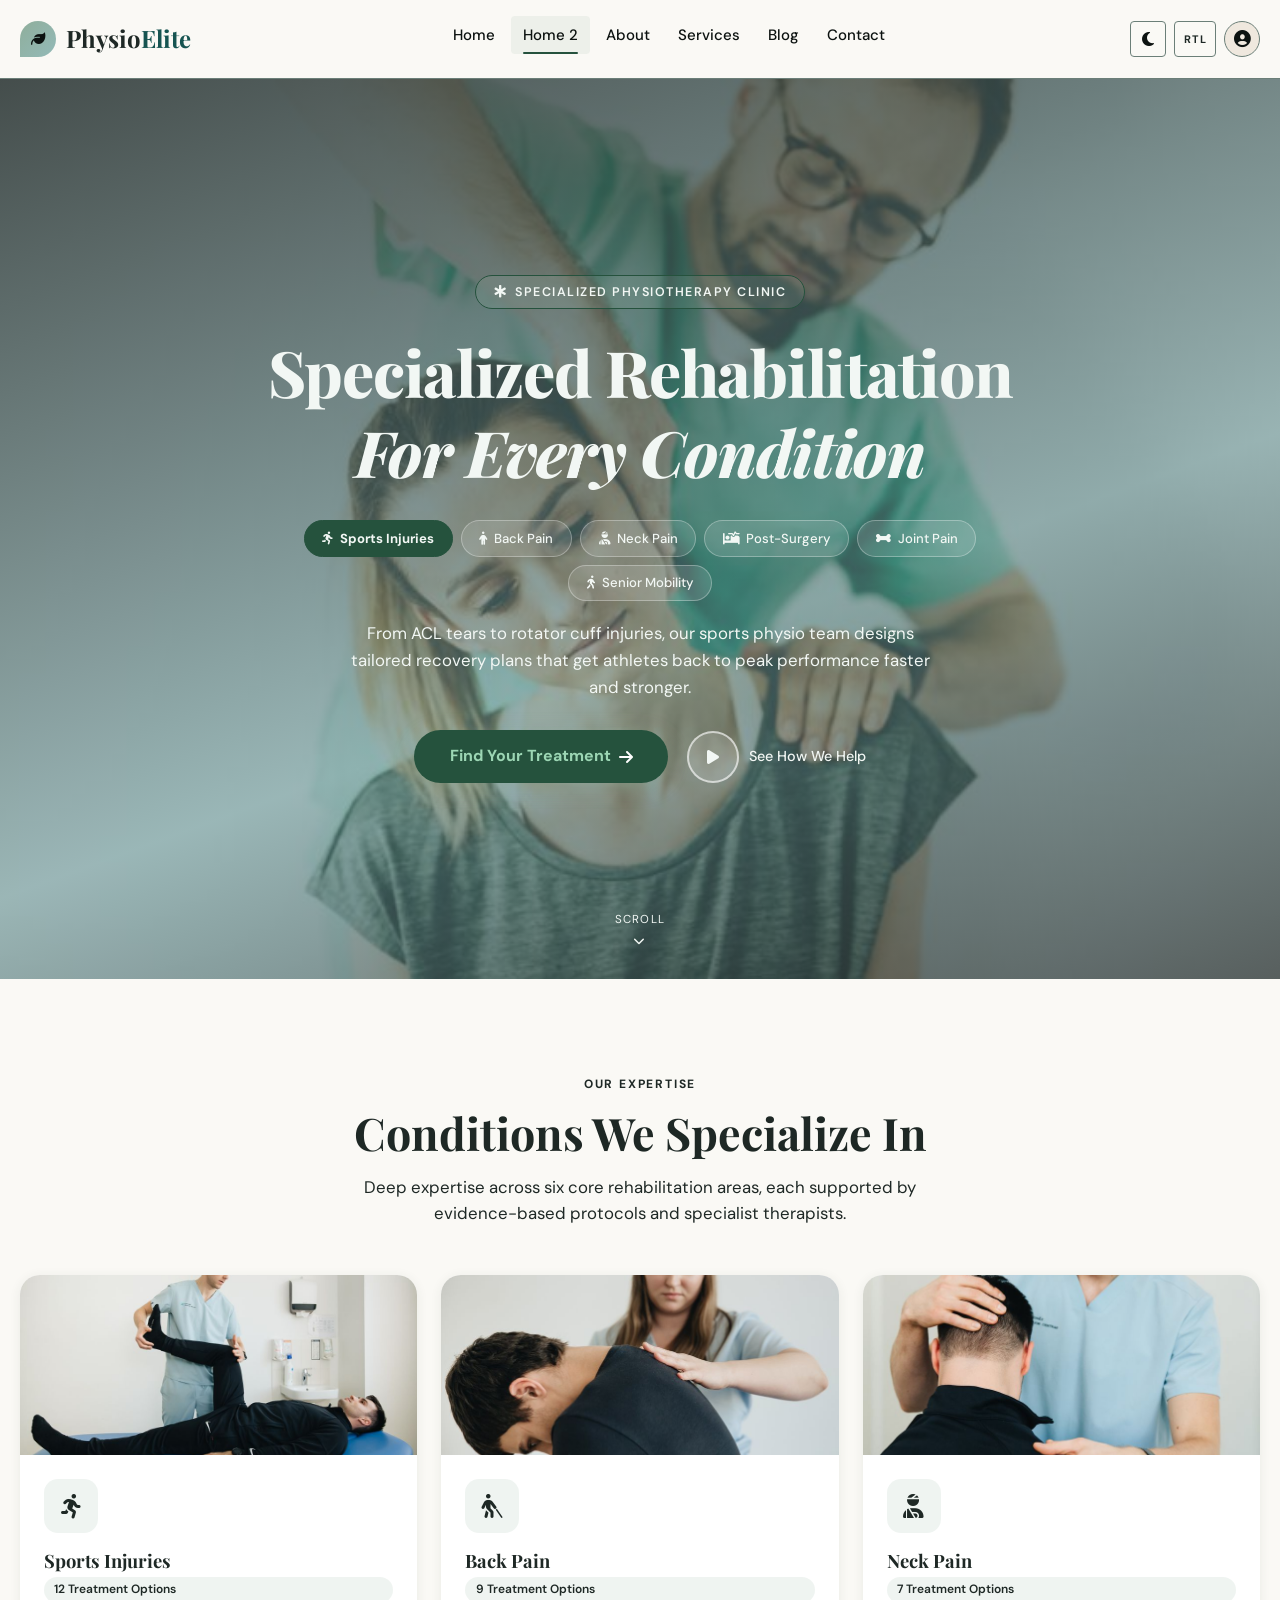
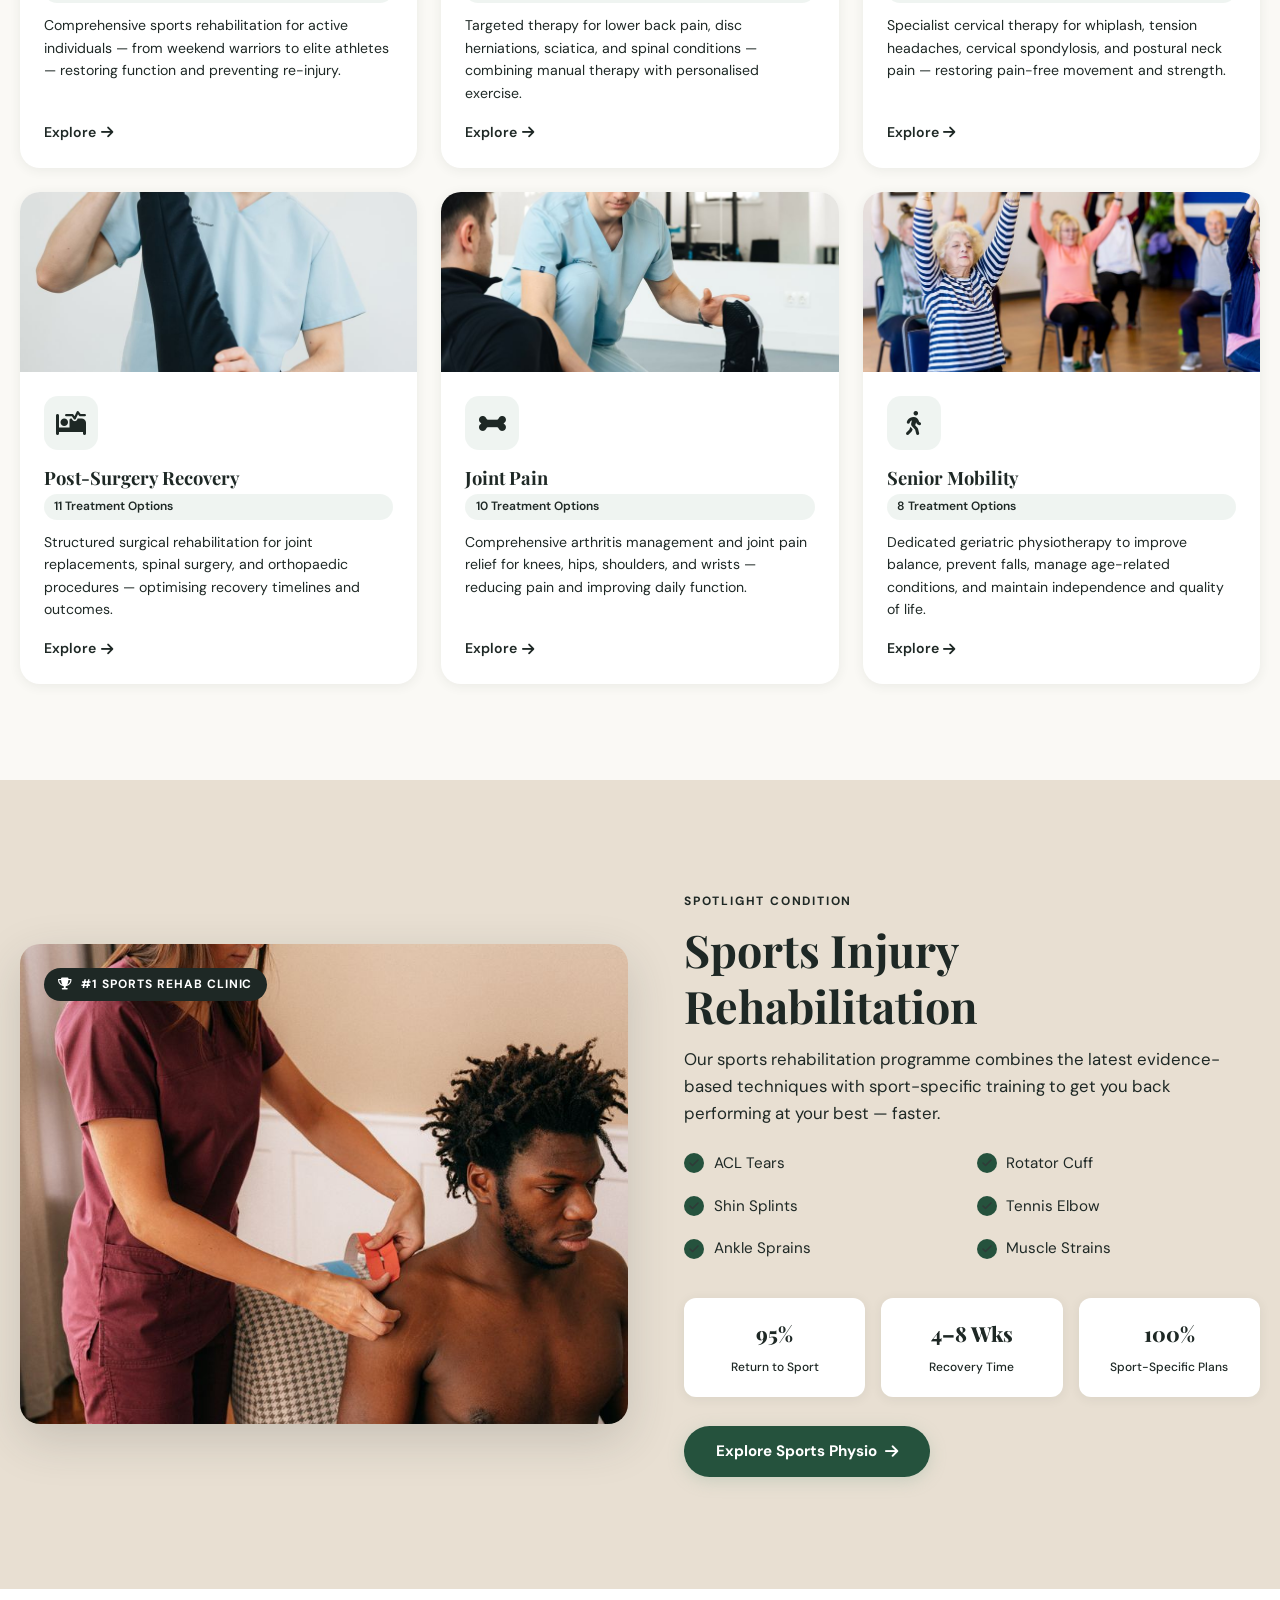
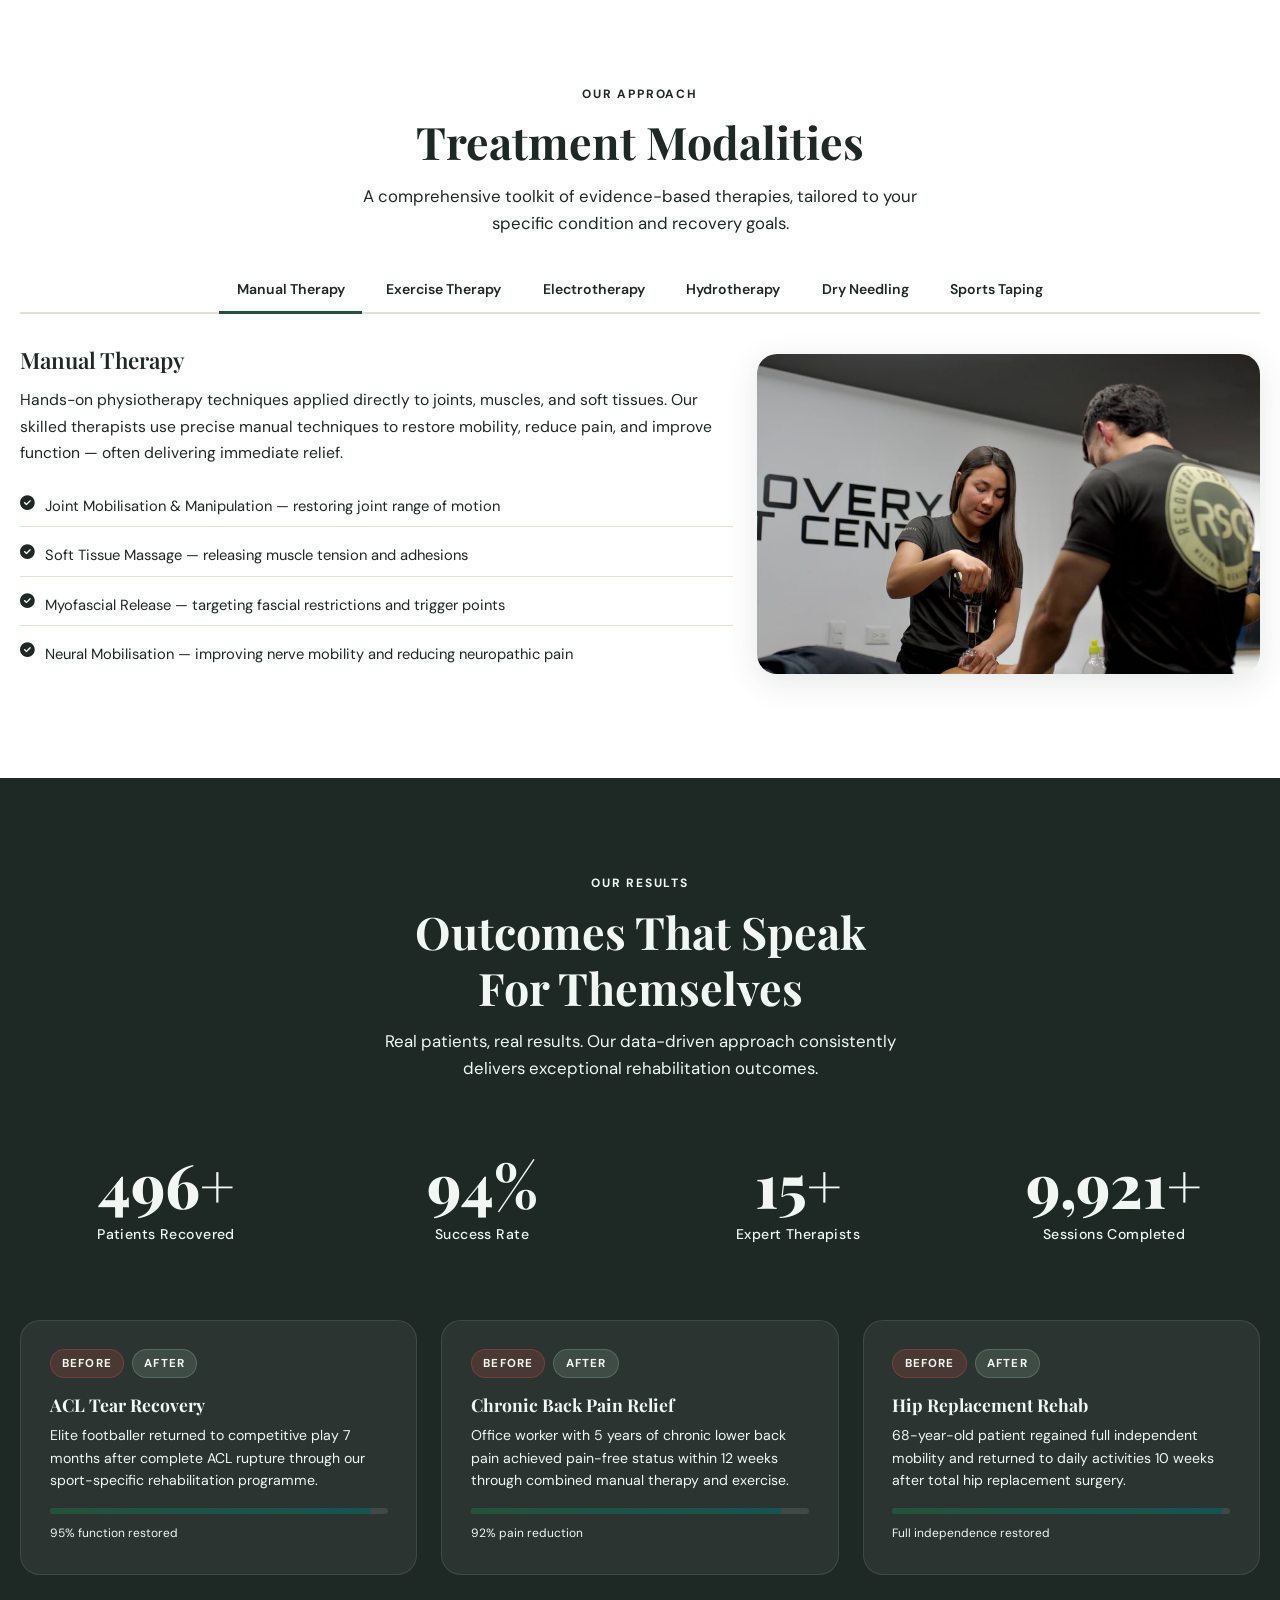
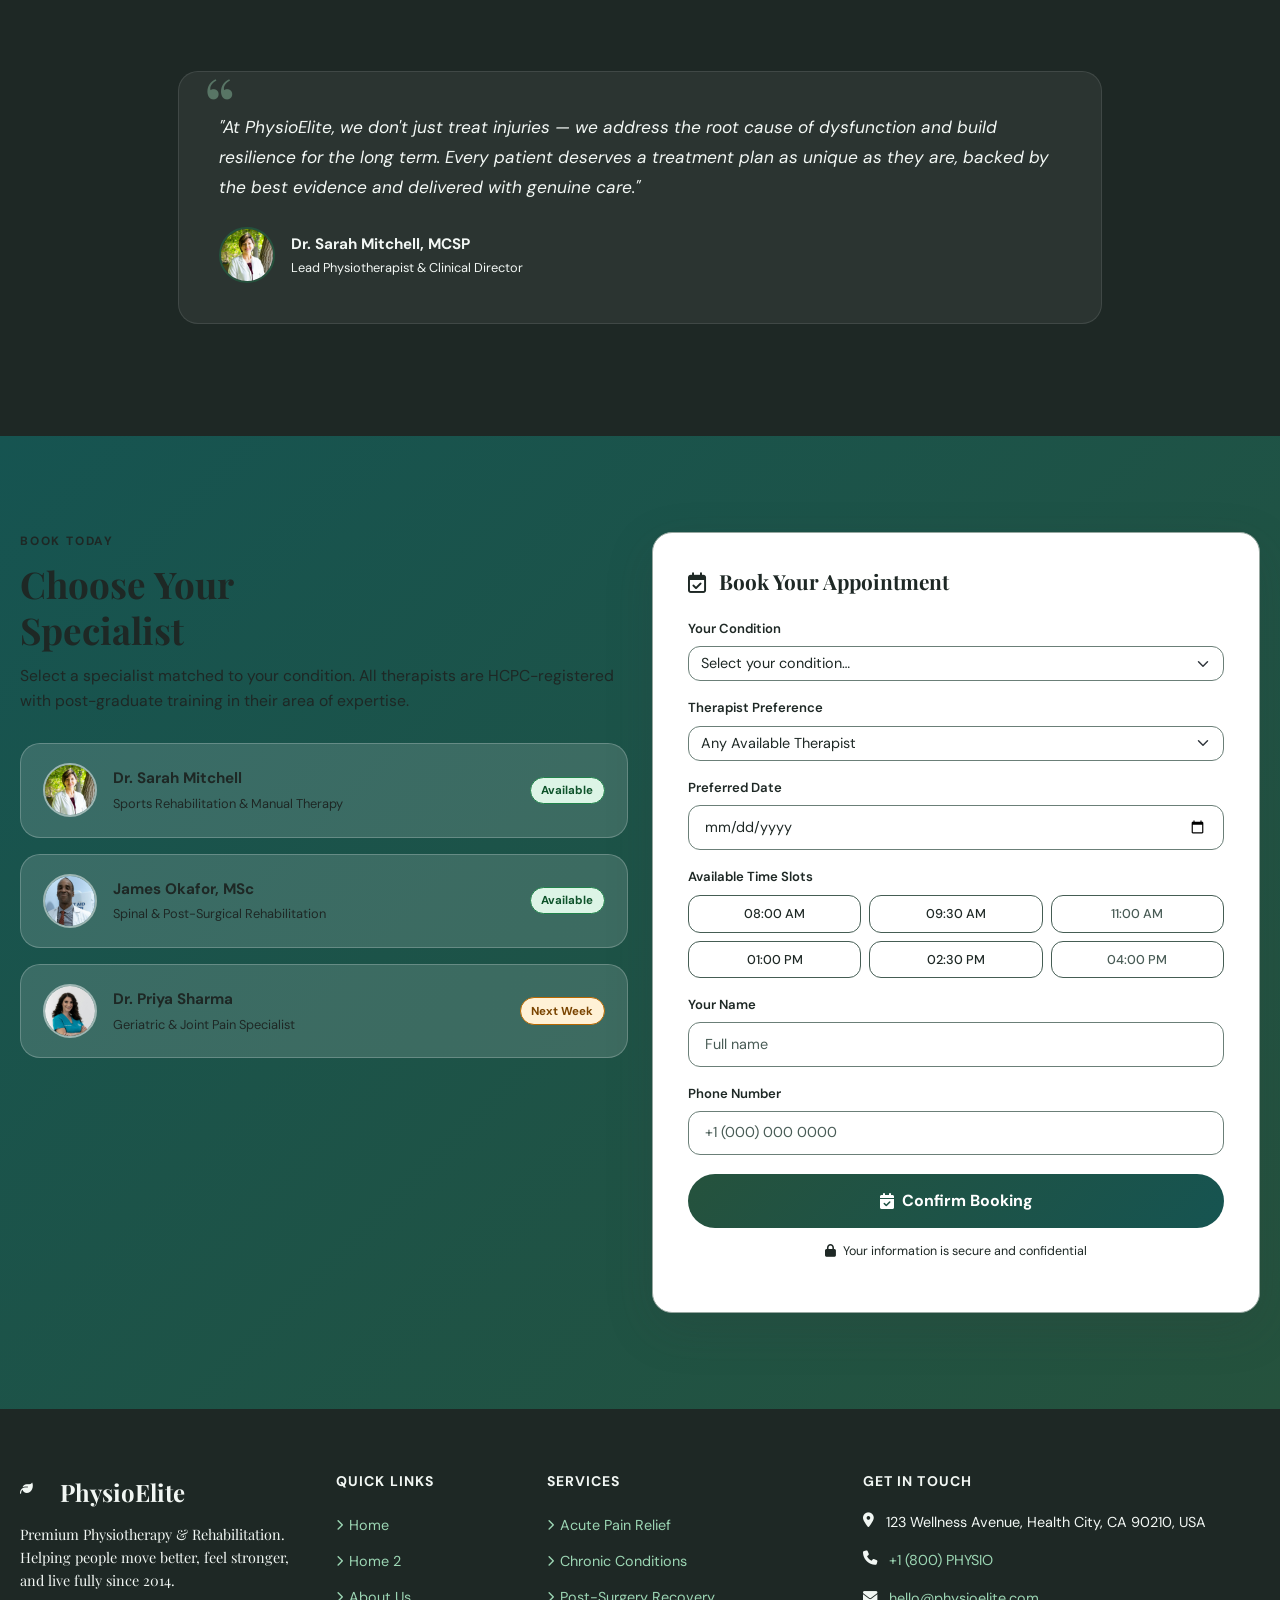
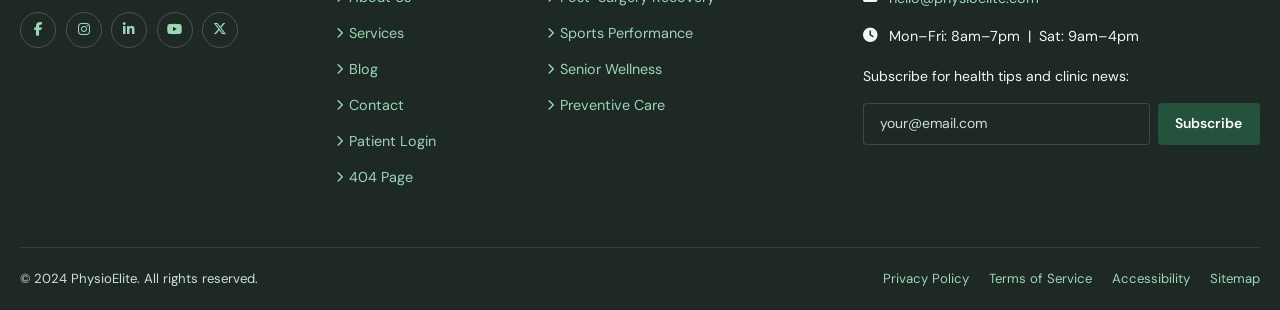
<file: pages/home2.html>
<!DOCTYPE html>
<html lang="en" data-theme="light">
<head>
  <meta charset="UTF-8" />
  <meta name="viewport" content="width=device-width, initial-scale=1.0" />
  <meta name="description" content="PhysioElite offers specialized rehabilitation for sports injuries, back pain, neck pain, post-surgery recovery, joint pain, and senior mobility. Expert physiotherapists, proven results." />
  <meta name="keywords" content="specialized physiotherapy, sports injury rehab, back pain treatment, post-surgery recovery, joint pain, senior mobility, PhysioElite" />
  <meta property="og:title" content="Specialized Rehabilitation For Every Condition | PhysioElite" />
  <meta property="og:description" content="Expert specialized rehabilitation for sports injuries, back pain, neck pain, post-surgery recovery, joint pain and senior mobility." />
  <meta property="og:image" content="../assets/img/hero-physio.jpg" />
  <meta property="og:type" content="website" />
  <title>Specialized Rehabilitation | PhysioElite — Premium Physiotherapy</title>
  <link rel="icon" type="image/svg+xml" href="../assets/img/favicon.svg" />

  <!-- Schema.org Structured Data -->
  <script type="application/ld+json">
  {
    "@context": "https://schema.org",
    "@type": "MedicalBusiness",
    "name": "PhysioElite",
    "description": "Premium specialized physiotherapy and rehabilitation clinic offering expert treatment for sports injuries, back pain, neck pain, post-surgery recovery, joint pain, and senior mobility.",
    "url": "https://physioelite.com",
    "logo": "https://physioelite.com/assets/logo.png",
    "medicalSpecialty": ["PhysicalTherapy", "SportsMedicine", "Orthopedics"],
    "hasMap": "https://maps.google.com",
    "telephone": "+1-800-PHYSIO",
    "address": {
      "@type": "PostalAddress",
      "streetAddress": "123 Wellness Avenue",
      "addressLocality": "Health City",
      "postalCode": "10001",
      "addressCountry": "US"
    },
    "openingHours": ["Mo-Fr 07:00-20:00", "Sa 08:00-16:00"],
    "priceRange": "$$",
    "aggregateRating": {
      "@type": "AggregateRating",
      "ratingValue": "4.9",
      "reviewCount": "487"
    }
  }
  </script>

  <!-- Google Fonts: DM Sans + Playfair Display -->
  <link rel="preconnect" href="https://fonts.googleapis.com" />
  <link rel="preconnect" href="https://fonts.gstatic.com" crossorigin />
  <link href="https://fonts.googleapis.com/css2?family=DM+Sans:ital,opsz,wght@0,9..40,300;0,9..40,400;0,9..40,500;0,9..40,600;0,9..40,700;1,9..40,400&family=Playfair+Display:ital,wght@0,400;0,600;0,700;0,800;1,400;1,600&display=swap" rel="stylesheet" />

  <!-- Bootstrap 5.3 -->
  <link rel="stylesheet" href="https://cdn.jsdelivr.net/npm/bootstrap@5.3.2/dist/css/bootstrap.min.css" />

  <!-- Font Awesome 6 -->
  <link rel="stylesheet" href="https://cdnjs.cloudflare.com/ajax/libs/font-awesome/6.5.1/css/all.min.css" />

  <!-- Project Shared CSS -->
  <link rel="stylesheet" href="../assets/css/style.css" />

  <style>
    /* =============================================
       HOME2 — SPECIALIZED REHABILITATION
       All colors via CSS variables only
    ============================================= */
    :root {
      --sage: #8FAE9B;
      --sage-dark: #7a9988;
      --teal: #6B9C9A;
      --teal-dark: #5a8886;
      --ivory: #FAF9F5;
      --beige: #E8DFD2;
      --charcoal: #303A38;
      --charcoal-light: #3f4f4c;
      --white: #ffffff;
      --text-dark: #1e2a28;
      --text-muted: #6c7c7a;
      --shadow-sm: 0 2px 12px rgba(48,58,56,0.08);
      --shadow-md: 0 8px 32px rgba(48,58,56,0.12);
      --shadow-lg: 0 16px 48px rgba(48,58,56,0.18);
      --radius: 12px;
      --radius-lg: 20px;
      --transition: 0.3s cubic-bezier(0.4,0,0.2,1);
    }

    [data-theme="dark"] {
      --ivory: #1e2a28;
      --beige: #253330;
      --white: #1a2422;
      --text-dark: #e8f0ee;
      --text-muted: #9ab8b5;
      --charcoal-light: #4a5e5a;
    }

    /* Base */
    *, *::before, *::after { box-sizing: border-box; }
    html { scroll-behavior: smooth; }

    body {
      font-family: 'DM Sans', system-ui, sans-serif;
      color: var(--text-dark);
      background-color: var(--ivory);
      overflow-x: hidden;
      line-height: 1.65;
    }

    h1, h2, h3, h4, .display-font {
      font-family: 'Playfair Display', Georgia, serif;
      line-height: 1.25;
    }

    /* Scroll reveal */
    .reveal-on-scroll {
      opacity: 0;
      transform: translateY(28px);
      transition: opacity 0.7s ease, transform 0.7s ease;
    }
    .reveal-on-scroll.revealed {
      opacity: 1;
      transform: none;
    }
    .reveal-delay-1 { transition-delay: 0.1s; }
    .reveal-delay-2 { transition-delay: 0.2s; }
    .reveal-delay-3 { transition-delay: 0.3s; }
    .reveal-delay-4 { transition-delay: 0.4s; }

    /* ---- NAVBAR ---- */
    #mainNavbar {
      background-color: var(--charcoal);
      transition: background-color var(--transition), box-shadow var(--transition);
    }
    #mainNavbar.scrolled {
      box-shadow: 0 2px 20px rgba(0,0,0,0.3);
    }
    .navbar-brand .brand-logo {
      font-family: 'Playfair Display', serif;
      font-size: 1.5rem;
      font-weight: 700;
      color: var(--white) !important;
      letter-spacing: -0.02em;
    }
    .navbar-brand .brand-logo span {
      color: var(--sage);
    }
    .navbar-brand .brand-tagline {
      font-size: 0.65rem;
      color: var(--sage);
      letter-spacing: 0.08em;
      text-transform: uppercase;
      display: block;
      margin-top: -2px;
    }
    .navbar-nav .nav-link {
      color: rgba(255,255,255,0.82) !important;
      font-size: 0.9rem;
      font-weight: 500;
      padding: 0.5rem 0.9rem !important;
      transition: color var(--transition);
      position: relative;
    }
    .navbar-nav .nav-link:hover,
    .navbar-nav .nav-link.active {
      color: var(--sage) !important;
    }
    .navbar-nav .nav-link::after {
      content: '';
      position: absolute;
      bottom: 0; left: 50%; right: 50%;
      height: 2px;
      background-color: var(--sage);
      transition: left var(--transition), right var(--transition);
    }
    .navbar-nav .nav-link:hover::after,
    .navbar-nav .nav-link.active::after {
      left: 0.9rem; right: 0.9rem;
    }
    .btn-nav-login {
      border: 1.5px solid var(--sage);
      color: var(--sage) !important;
      border-radius: 50px;
      padding: 0.35rem 1.1rem !important;
      font-size: 0.85rem;
      font-weight: 600;
      transition: background-color var(--transition), color var(--transition);
    }
    .btn-nav-login:hover {
      background-color: var(--sage);
      color: var(--charcoal) !important;
    }
    .btn-nav-book {
      background-color: var(--sage);
      color: var(--charcoal) !important;
      border-radius: 50px;
      padding: 0.35rem 1.3rem !important;
      font-size: 0.85rem;
      font-weight: 700;
      border: none;
      transition: background-color var(--transition), transform var(--transition);
    }
    .btn-nav-book:hover {
      background-color: var(--sage-dark);
      transform: translateY(-1px);
    }
    #darkModeToggle {
      background: none;
      border: 1.5px solid rgba(255,255,255,0.25);
      color: rgba(255,255,255,0.7);
      border-radius: 50%;
      width: 36px; height: 36px;
      display: flex; align-items: center; justify-content: center;
      cursor: pointer;
      transition: border-color var(--transition), color var(--transition);
    }
    #darkModeToggle:hover {
      border-color: var(--sage);
      color: var(--sage);
    }

    /* ---- SECTION 1: HERO ---- */
    .hero-specialized {
      position: relative;
      min-height: 100vh;
      display: flex;
      align-items: center;
      justify-content: center;
      text-align: center;
      background: url('../assets/img/manual-neck.jpg') center/cover no-repeat;
      overflow: hidden;
    }
    .hero-specialized::before {
      content: '';
      position: absolute;
      inset: 0;
      background: linear-gradient(
        160deg,
        rgba(48,58,56,0.88) 0%,
        rgba(107,156,154,0.55) 60%,
        rgba(48,58,56,0.75) 100%
      );
    }
    .hero-specialized .hero-content {
      position: relative;
      z-index: 2;
      max-width: 860px;
      padding: 2rem 1.5rem;
    }
    .hero-eyebrow {
      display: inline-flex;
      align-items: center;
      gap: 0.5rem;
      background-color: rgba(143,174,155,0.18);
      border: 1px solid var(--sage);
      color: var(--sage);
      font-size: 0.78rem;
      font-weight: 600;
      letter-spacing: 0.12em;
      text-transform: uppercase;
      padding: 0.35rem 1.1rem;
      border-radius: 50px;
      margin-bottom: 1.4rem;
    }
    .hero-title {
      font-size: clamp(2.2rem, 5.5vw, 4rem);
      font-weight: 800;
      color: var(--white);
      margin-bottom: 1.2rem;
      letter-spacing: -0.02em;
    }
    .hero-title em {
      color: var(--sage);
      font-style: italic;
    }

    /* Condition Tabs */
    .condition-tabs-wrapper {
      margin: 1.8rem 0;
    }
    .condition-tabs {
      display: flex;
      flex-wrap: wrap;
      justify-content: center;
      gap: 0.5rem;
      margin-bottom: 1.2rem;
    }
    .condition-tab-btn {
      background: rgba(255,255,255,0.12);
      border: 1.5px solid rgba(255,255,255,0.3);
      color: rgba(255,255,255,0.85);
      border-radius: 50px;
      padding: 0.4rem 1.1rem;
      font-size: 0.82rem;
      font-weight: 500;
      cursor: pointer;
      transition: all var(--transition);
    }
    .condition-tab-btn:hover,
    .condition-tab-btn.active {
      background-color: var(--sage);
      border-color: var(--sage);
      color: var(--charcoal);
      font-weight: 700;
    }
    .condition-description {
      min-height: 3.5rem;
      color: rgba(255,255,255,0.88);
      font-size: 1.05rem;
      line-height: 1.6;
      transition: opacity 0.3s ease;
      max-width: 600px;
      margin: 0 auto 1.5rem;
    }
    .hero-cta-row {
      display: flex;
      align-items: center;
      justify-content: center;
      gap: 1.2rem;
      flex-wrap: wrap;
      margin-top: 0.5rem;
    }
    .btn-hero-primary {
      background-color: var(--sage);
      color: var(--charcoal);
      font-weight: 700;
      font-size: 1rem;
      padding: 0.85rem 2.2rem;
      border-radius: 50px;
      border: none;
      text-decoration: none;
      display: inline-flex;
      align-items: center;
      gap: 0.5rem;
      transition: background-color var(--transition), transform var(--transition), box-shadow var(--transition);
      box-shadow: 0 4px 20px rgba(143,174,155,0.4);
    }
    .btn-hero-primary:hover {
      background-color: var(--sage-dark);
      transform: translateY(-2px);
      box-shadow: 0 8px 28px rgba(143,174,155,0.5);
      color: var(--charcoal);
    }
    .btn-hero-video {
      display: inline-flex;
      align-items: center;
      gap: 0.6rem;
      color: var(--white);
      font-size: 0.9rem;
      font-weight: 500;
      text-decoration: none;
      cursor: pointer;
      background: none;
      border: none;
    }
    .btn-hero-video:hover { color: var(--sage); }
    .video-play-circle {
      width: 52px; height: 52px;
      border-radius: 50%;
      background: rgba(255,255,255,0.15);
      border: 2px solid rgba(255,255,255,0.6);
      display: flex; align-items: center; justify-content: center;
      font-size: 1rem;
      transition: background-color var(--transition), border-color var(--transition);
    }
    .btn-hero-video:hover .video-play-circle {
      background-color: var(--sage);
      border-color: var(--sage);
      color: var(--charcoal);
    }
    /* Scroll indicator */
    .hero-scroll-indicator {
      position: absolute;
      bottom: 2rem;
      left: 50%;
      transform: translateX(-50%);
      display: flex;
      flex-direction: column;
      align-items: center;
      gap: 0.4rem;
      color:rgba(255,255,255,0.88);
      font-size: 0.72rem;
      letter-spacing: 0.1em;
      text-transform: uppercase;
      z-index: 2;
      animation: bounce 2s infinite;
    }
    @keyframes bounce {
      0%, 100% { transform: translateX(-50%) translateY(0); }
      50% { transform: translateX(-50%) translateY(6px); }
    }

    /* ---- SECTION 2: SPECIALTY AREAS ---- */
    .specialty-section {
      background-color: var(--ivory);
      padding: 6rem 0;
    }
    .section-label {
      font-size: 0.75rem;
      font-weight: 700;
      letter-spacing: 0.15em;
      text-transform: uppercase;
      color: var(--sage);
      display: block;
      margin-bottom: 0.6rem;
    }
    .section-title {
      font-size: clamp(1.8rem, 3.5vw, 2.8rem);
      font-weight: 700;
      color: var(--charcoal);
      margin-bottom: 0.8rem;
    }
    [data-theme="dark"] .section-title { color: var(--text-dark); }
    .section-subtitle {
      color: var(--text-muted);
      font-size: 1.05rem;
      max-width: 560px;
      margin: 0 auto;
    }
    .specialty-card {
      background-color: var(--white);
      border-radius: var(--radius-lg);
      overflow: hidden;
      box-shadow: var(--shadow-sm);
      transition: transform var(--transition), box-shadow var(--transition);
      height: 100%;
      display: flex;
      flex-direction: column;
    }
    .specialty-card:hover {
      transform: translateY(-6px);
      box-shadow: 0 12px 40px rgba(107,156,154,0.22);
    }
    .specialty-card-img {
      width: 100%;
      height: 180px;
      object-fit: cover;
    }

    .specialty-card-body {
      padding: 1.5rem;
      flex: 1;
      display: flex;
      flex-direction: column;
    }
    .specialty-icon-wrap {
      width: 54px; height: 54px;
      border-radius: 14px;
      background-color: rgba(143,174,155,0.14);
      display: flex; align-items: center; justify-content: center;
      font-size: 1.5rem;
      color: var(--sage);
      margin-bottom: 1rem;
      transition: background-color var(--transition), color var(--transition);
    }
    .specialty-card:hover .specialty-icon-wrap {
      background-color: var(--teal);
      color: var(--white);
    }
    .specialty-card-title {
      font-family: 'Playfair Display', serif;
      font-size: 1.15rem;
      font-weight: 700;
      color: var(--charcoal);
      margin-bottom: 0.3rem;
    }
    [data-theme="dark"] .specialty-card-title { color: var(--text-dark); }
    .specialty-treatment-count {
      font-size: 0.75rem;
      font-weight: 600;
      color: var(--sage);
      background-color: rgba(143,174,155,0.14);
      padding: 0.2rem 0.65rem;
      border-radius: 50px;
      display: inline-block;
      margin-bottom: 0.7rem;
    }
    .specialty-card-desc {
      color: var(--text-muted);
      font-size: 0.88rem;
      line-height: 1.6;
      flex: 1;
      margin-bottom: 1rem;
    }
    .specialty-link {
      color: var(--teal);
      font-weight: 600;
      font-size: 0.88rem;
      text-decoration: none;
      display: inline-flex;
      align-items: center;
      gap: 0.3rem;
      transition: color var(--transition), gap var(--transition);
    }
    .specialty-link:hover {
      color: var(--sage-dark);
      gap: 0.6rem;
    }

    /* ---- SECTION 3: FEATURED CONDITION ---- */
    .featured-condition {
      background-color: var(--beige);
      padding: 6rem 0;
    }
    [data-theme="dark"] .featured-condition { background-color: var(--beige); }
    .featured-img-wrap {
      position: relative;
      border-radius: var(--radius-lg);
      overflow: hidden;
      box-shadow: var(--shadow-lg);
    }
    .featured-img-wrap img {
      width: 100%;
      height: 480px;
      object-fit: cover;
      display: block;
    }
    .featured-img-badge {
      position: absolute;
      top: 1.5rem; left: 1.5rem;
      background-color: var(--sage);
      color: var(--charcoal);
      font-size: 0.75rem;
      font-weight: 700;
      letter-spacing: 0.08em;
      text-transform: uppercase;
      padding: 0.4rem 0.9rem;
      border-radius: 50px;
    }
    .featured-content { padding: 1rem 0 1rem 2rem; }
    @media (max-width: 991px) { .featured-content { padding: 2rem 0 0; } }
    .conditions-checklist {
      list-style: none;
      padding: 0;
      margin: 1.5rem 0;
      display: grid;
      grid-template-columns: 1fr 1fr;
      gap: 0.6rem;
    }
    .conditions-checklist li {
      display: flex;
      align-items: center;
      gap: 0.6rem;
      font-size: 0.95rem;
      color: var(--text-dark);
    }
    .conditions-checklist li::before {
      content: '';
      width: 20px; height: 20px;
      border-radius: 50%;
      background-color: var(--sage);
      display: inline-flex;
      flex-shrink: 0;
      background-image: url("data:image/svg+xml,%3Csvg xmlns='http://www.w3.org/2000/svg' viewBox='0 0 24 24' fill='none' stroke='%23303A38' stroke-width='3' stroke-linecap='round' stroke-linejoin='round'%3E%3Cpolyline points='20 6 9 17 4 12'/%3E%3C/svg%3E");
      background-size: 12px;
      background-repeat: no-repeat;
      background-position: center;
    }
    .mini-stats-row {
      display: grid;
      grid-template-columns: repeat(3, 1fr);
      gap: 1rem;
      margin: 1.8rem 0;
    }
    .mini-stat-box {
      background-color: var(--white);
      border-radius: var(--radius);
      padding: 1.1rem;
      text-align: center;
      box-shadow: var(--shadow-sm);
    }
    .mini-stat-value {
      font-family: 'Playfair Display', serif;
      font-size: 1.3rem;
      font-weight: 800;
      color: var(--sage-dark);
      display: block;
      margin-bottom: 0.2rem;
    }
    .mini-stat-label {
      font-size: 0.75rem;
      color: var(--text-muted);
      font-weight: 500;
    }
    .btn-sage {
      background-color: var(--sage);
      color: var(--charcoal);
      font-weight: 700;
      font-size: 0.95rem;
      padding: 0.8rem 2rem;
      border-radius: 50px;
      border: none;
      text-decoration: none;
      display: inline-flex;
      align-items: center;
      gap: 0.5rem;
      transition: background-color var(--transition), transform var(--transition);
      box-shadow: 0 4px 16px rgba(143,174,155,0.35);
    }
    .btn-sage:hover {
      background-color: var(--sage-dark);
      transform: translateY(-2px);
      color: var(--charcoal);
    }

    /* ---- SECTION 4: TREATMENT MODALITIES ---- */
    .modalities-section {
      background-color: var(--white);
      padding: 6rem 0;
    }
    [data-theme="dark"] .modalities-section { background-color: var(--white); }
    .modality-tabs-nav {
      display: flex;
      flex-wrap: wrap;
      gap: 0.4rem;
      justify-content: center;
      margin: 2rem 0;
      border-bottom: 2px solid var(--beige);
      padding-bottom: 0;
    }
    .modality-tab-btn {
      background: none;
      border: none;
      border-bottom: 3px solid transparent;
      margin-bottom: -2px;
      color: var(--text-muted);
      font-size: 0.88rem;
      font-weight: 600;
      padding: 0.6rem 1.1rem;
      cursor: pointer;
      transition: color var(--transition), border-color var(--transition);
      white-space: nowrap;
    }
    .modality-tab-btn.active {
      color: var(--sage-dark);
      border-bottom-color: var(--sage);
    }
    .modality-tab-btn:hover:not(.active) {
      color: var(--teal);
    }
    .modality-pane {
      display: none;
      animation: fadeIn 0.4s ease;
    }
    .modality-pane.active { display: flex; }
    @keyframes fadeIn {
      from { opacity: 0; transform: translateY(10px); }
      to { opacity: 1; transform: none; }
    }
    .modality-desc {
      color: var(--text-muted);
      font-size: 0.98rem;
      line-height: 1.7;
      margin-bottom: 1.2rem;
    }
    .modality-techniques {
      list-style: none;
      padding: 0;
      margin: 0;
    }
    .modality-techniques li {
      display: flex;
      align-items: flex-start;
      gap: 0.6rem;
      padding: 0.5rem 0;
      border-bottom: 1px solid var(--beige);
      font-size: 0.92rem;
      color: var(--text-dark);
    }
    .modality-techniques li:last-child { border-bottom: none; }
    .modality-techniques li i {
      color: var(--sage);
      margin-top: 0.1rem;
      flex-shrink: 0;
    }
    .modality-img {
      border-radius: var(--radius-lg);
      width: 100%;
      height: 320px;
      object-fit: cover;
      box-shadow: var(--shadow-md);
    }

    /* ---- SECTION 5: OUTCOMES ---- */
    .outcomes-section {
      background-color: var(--charcoal);
      padding: 6rem 0;
    }
    .outcomes-section .section-title { color: var(--white); }
    .outcomes-section .section-label { color: var(--sage); }
    .outcomes-section .section-subtitle { color: rgba(255,255,255,0.65); }

    .counter-wrap {
      text-align: center;
      padding: 1.5rem;
    }
    .counter-num {
      font-family: 'Playfair Display', serif;
      font-size: clamp(2.5rem, 5vw, 3.8rem);
      font-weight: 800;
      color: var(--sage);
      display: block;
      line-height: 1;
      margin-bottom: 0.4rem;
    }
    .counter-label {
      color: rgba(255,255,255,0.75);
      font-size: 0.88rem;
      font-weight: 500;
      letter-spacing: 0.03em;
    }
    .counter-divider {
      width: 1px;
      background: rgba(255,255,255,0.12);
      align-self: stretch;
    }

    /* Outcome Cards */
    .outcome-card {
      background-color: rgba(255,255,255,0.06);
      border: 1px solid rgba(255,255,255,0.1);
      border-radius: var(--radius-lg);
      padding: 1.8rem;
      transition: background-color var(--transition), transform var(--transition);
    }
    .outcome-card:hover {
      background-color: rgba(143,174,155,0.12);
      transform: translateY(-4px);
    }
    .outcome-badge {
      font-size: 0.72rem;
      font-weight: 700;
      letter-spacing: 0.1em;
      text-transform: uppercase;
      padding: 0.25rem 0.7rem;
      border-radius: 50px;
      margin-bottom: 1rem;
      display: inline-block;
    }
    .outcome-badge-before {
      background-color: rgba(255,80,80,0.15);
      color: #ff9090;
      border: 1px solid rgba(255,80,80,0.25);
    }
    .outcome-badge-after {
      background-color: rgba(143,174,155,0.2);
      color: var(--sage);
      border: 1px solid rgba(143,174,155,0.3);
    }
    .outcome-card-title {
      color: var(--white);
      font-family: 'Playfair Display', serif;
      font-size: 1.1rem;
      font-weight: 700;
      margin-bottom: 0.5rem;
    }
    .outcome-card-text {
      color: rgba(255,255,255,0.65);
      font-size: 0.88rem;
      line-height: 1.6;
    }
    .outcome-progress-bar {
      height: 6px;
      border-radius: 3px;
      background-color: rgba(255,255,255,0.1);
      margin: 1rem 0 0.3rem;
      overflow: hidden;
    }
    .outcome-progress-fill {
      height: 100%;
      border-radius: 3px;
      background: linear-gradient(90deg, var(--sage) 0%, var(--teal) 100%);
      transition: width 1.2s ease;
    }

    /* Lead Physio Quote */
    .physio-quote-wrap {
      background-color: rgba(255,255,255,0.06);
      border: 1px solid rgba(255,255,255,0.1);
      border-radius: var(--radius-lg);
      padding: 2.5rem;
      position: relative;
      margin-top: 3rem;
    }
    .physio-quote-wrap::before {
      content: '\201C';
      position: absolute;
      top: -0.5rem; left: 1.5rem;
      font-size: 5rem;
      font-family: 'Playfair Display', serif;
      color: var(--sage);
      opacity: 0.4;
      line-height: 1;
    }
    .physio-quote-text {
      color: rgba(255,255,255,0.88);
      font-size: 1.08rem;
      font-style: italic;
      line-height: 1.75;
      margin-bottom: 1.5rem;
    }
    .physio-quote-author {
      display: flex;
      align-items: center;
      gap: 1rem;
    }
    .physio-quote-author img {
      width: 56px; height: 56px;
      border-radius: 50%;
      object-fit: cover;
      border: 2px solid var(--sage);
    }
    .physio-author-name {
      font-weight: 700;
      color: var(--white);
      font-size: 0.95rem;
    }
    .physio-author-title {
      color: var(--sage);
      font-size: 0.8rem;
    }

    /* ---- SECTION 6: BOOKING CTA ---- */
    .booking-section {
      background: linear-gradient(135deg, var(--teal) 0%, var(--sage) 100%);
      padding: 6rem 0;
    }
    .booking-section-title {
      font-family: 'Playfair Display', serif;
      font-size: clamp(1.6rem, 3vw, 2.3rem);
      font-weight: 700;
      color: var(--white);
      margin-bottom: 0.6rem;
    }
    .booking-section-sub {
      color: rgba(255,255,255,0.78);
      font-size: 0.98rem;
      margin-bottom: 1.8rem;
    }

    /* Therapist Cards */
    .therapist-card {
      background-color: rgba(255,255,255,0.14);
      border: 1px solid rgba(255,255,255,0.22);
      border-radius: var(--radius-lg);
      padding: 1.2rem 1.4rem;
      display: flex;
      align-items: center;
      gap: 1rem;
      margin-bottom: 1rem;
      cursor: pointer;
      transition: background-color var(--transition), transform var(--transition);
    }
    .therapist-card:hover,
    .therapist-card.selected {
      background-color: rgba(255,255,255,0.22);
      transform: translateX(4px);
    }
    .therapist-card img {
      width: 54px; height: 54px;
      border-radius: 50%;
      object-fit: cover;
      border: 2px solid rgba(255,255,255,0.5);
      flex-shrink: 0;
    }
    .therapist-card-name {
      font-weight: 700;
      color: var(--white);
      font-size: 0.95rem;
      margin-bottom: 0.1rem;
    }
    .therapist-card-specialty {
      color: rgba(255,255,255,0.72);
      font-size: 0.8rem;
    }
    .therapist-card-avail {
      margin-left: auto;
      font-size: 0.72rem;
      font-weight: 700;
      padding: 0.2rem 0.65rem;
      border-radius: 50px;
      white-space: nowrap;
      flex-shrink: 0;
    }
    .avail-green {
      background-color: rgba(143,174,155,0.3);
      color: #c8e6d4;
      border: 1px solid rgba(143,174,155,0.4);
    }
    .avail-orange {
      background-color: rgba(255,180,80,0.2);
      color: #ffd08a;
      border: 1px solid rgba(255,180,80,0.3);
    }

    /* Booking Form */
    .booking-form-card {
      background-color: var(--white);
      border-radius: var(--radius-lg);
      padding: 2.2rem;
      box-shadow: var(--shadow-lg);
    }
    [data-theme="dark"] .booking-form-card {
      background-color: var(--charcoal-light);
    }
    .booking-form-title {
      font-family: 'Playfair Display', serif;
      font-size: 1.3rem;
      font-weight: 700;
      color: var(--charcoal);
      margin-bottom: 1.5rem;
    }
    [data-theme="dark"] .booking-form-title { color: var(--text-dark); }
    .form-label {
      font-size: 0.82rem;
      font-weight: 600;
      color: var(--text-dark);
      margin-bottom: 0.4rem;
    }
    .form-control, .form-select {
      border: 1.5px solid var(--beige);
      border-radius: var(--radius);
      font-size: 0.9rem;
      color: var(--text-dark);
      background-color: var(--ivory);
      transition: border-color var(--transition), box-shadow var(--transition);
    }
    .form-control:focus, .form-select:focus {
      border-color: var(--sage);
      box-shadow: 0 0 0 3px rgba(143,174,155,0.18);
      outline: none;
    }
    .time-slots-grid {
      display: grid;
      grid-template-columns: repeat(3, 1fr);
      gap: 0.5rem;
      margin-top: 0.5rem;
    }
    .time-slot {
      background-color: var(--ivory);
      border: 1.5px solid var(--beige);
      border-radius: var(--radius);
      padding: 0.45rem;
      text-align: center;
      font-size: 0.8rem;
      font-weight: 500;
      color: var(--text-dark);
      cursor: pointer;
      transition: all var(--transition);
    }
    .time-slot:hover,
    .time-slot.selected {
      background-color: var(--sage);
      border-color: var(--sage);
      color: var(--charcoal);
      font-weight: 700;
    }
    .time-slot.unavailable {
      opacity: 0.4;
      cursor: not-allowed;
      pointer-events: none;
    }
    .btn-book-submit {
      background: linear-gradient(135deg, var(--sage) 0%, var(--teal) 100%);
      color: var(--white);
      font-weight: 700;
      font-size: 1rem;
      padding: 0.85rem;
      border-radius: 50px;
      border: none;
      width: 100%;
      cursor: pointer;
      transition: opacity var(--transition), transform var(--transition);
      display: flex;
      align-items: center;
      justify-content: center;
      gap: 0.5rem;
      margin-top: 1.2rem;
    }
    .btn-book-submit:hover {
      opacity: 0.9;
      transform: translateY(-1px);
    }

    /* ---- FOOTER ---- */
    .site-footer {
      background-color: var(--charcoal);
      color: rgba(255,255,255,0.65);
      padding: 5rem 0 2rem;
    }
    .footer-brand .brand-name {
      font-family: 'Playfair Display', serif;
      font-size: 1.5rem;
      font-weight: 700;
      color: var(--white);
    }
    .footer-brand .brand-name span { color: var(--sage); }
    .footer-brand p {
      font-size: 0.88rem;
      line-height: 1.65;
      margin-top: 0.8rem;
    }
    .footer-social-links {
      display: flex;
      gap: 0.6rem;
      margin-top: 1.2rem;
    }
    .footer-social-link {
      width: 38px; height: 38px;
      border-radius: 50%;
      border: 1px solid rgba(255,255,255,0.18);
      display: flex; align-items: center; justify-content: center;
      color:rgba(255,255,255,0.88);
      font-size: 0.9rem;
      text-decoration: none;
      transition: background-color var(--transition), color var(--transition), border-color var(--transition);
    }
    .footer-social-link:hover {
      background-color: var(--sage);
      color: var(--charcoal);
      border-color: var(--sage);
    }
    .footer-heading {
      font-size: 0.75rem;
      font-weight: 700;
      letter-spacing: 0.12em;
      text-transform: uppercase;
      color: var(--sage);
      margin-bottom: 1.2rem;
    }
    .footer-links {
      list-style: none;
      padding: 0;
      margin: 0;
    }
    .footer-links li { margin-bottom: 0.6rem; }
    .footer-links a {
      color:rgba(255,255,255,0.88);
      text-decoration: none;
      font-size: 0.88rem;
      transition: color var(--transition);
    }
    .footer-links a:hover { color: var(--sage); }
    .footer-contact-item {
      display: flex;
      align-items: flex-start;
      gap: 0.7rem;
      margin-bottom: 0.8rem;
      font-size: 0.88rem;
    }
    .footer-contact-item i {
      color: var(--sage);
      margin-top: 0.1rem;
      flex-shrink: 0;
    }
    .footer-divider {
      border-color: rgba(255,255,255,0.1);
      margin: 3rem 0 1.5rem;
    }
    .footer-bottom {
      display: flex;
      align-items: center;
      justify-content: space-between;
      flex-wrap: wrap;
      gap: 1rem;
      font-size: 0.82rem;
    }
    .footer-badges {
      display: flex;
      gap: 0.6rem;
      flex-wrap: wrap;
    }
    .footer-badge {
      border: 1px solid rgba(255,255,255,0.15);
      padding: 0.2rem 0.65rem;
      border-radius: 50px;
      font-size: 0.72rem;
      color:rgba(255,255,255,0.88);
    }

    /* Video Modal */
    .video-modal-overlay {
      position: fixed;
      inset: 0;
      background-color: rgba(0,0,0,0.88);
      z-index: 9999;
      display: flex;
      align-items: center;
      justify-content: center;
      opacity: 0;
      pointer-events: none;
      transition: opacity 0.3s ease;
    }
    .video-modal-overlay.open {
      opacity: 1;
      pointer-events: all;
    }
    .video-modal-inner {
      position: relative;
      width: 90%;
      max-width: 860px;
    }
    .video-modal-close {
      position: absolute;
      top: -2.5rem; right: 0;
      background: none;
      border: none;
      color: var(--white);
      font-size: 1.5rem;
      cursor: pointer;
    }
    .video-modal-inner iframe {
      width: 100%;
      aspect-ratio: 16/9;
      border-radius: var(--radius-lg);
      border: none;
    }

    /* Responsive */
    @media (max-width: 767px) {
      .mini-stats-row { grid-template-columns: 1fr; }
      .conditions-checklist { grid-template-columns: 1fr; }
      .time-slots-grid { grid-template-columns: repeat(2,1fr); }
      .featured-content { padding: 1.5rem 0 0; }
      .booking-section { padding: 4rem 0; }
      .specialty-section, .featured-condition, .modalities-section,
      .outcomes-section { padding: 4rem 0; }
    }
    @media (max-width: 575px) {
      .hero-title { font-size: 2rem; }
      .modality-tabs-nav { gap: 0.2rem; }
      .modality-tab-btn { font-size: 0.78rem; padding: 0.5rem 0.7rem; }
    }
  </style>
  <link rel="stylesheet" href="../assets/css/contrast-fixes.css" />
  <link rel="stylesheet" href="../assets/css/rtl.css" />
  <link rel="stylesheet" href="../assets/css/responsive.css?v=2" />
</head>
<body>

<!-- ============================================
     STICKY NAVBAR
============================================= -->
<nav id="mainNav" class="navbar navbar-expand-lg" aria-label="Main navigation">
    <div class="container">

      <!-- Brand -->
      <a class="navbar-brand" href="../index.html" aria-label="PhysioElite Home">
        <div class="brand-leaf" aria-hidden="true"><i class="fa-solid fa-leaf"></i></div>
        <span>Physio<span class="brand-name-pe">Elite</span></span>
      </a>

      <!-- Mobile Controls -->
      <div class="d-flex d-lg-none align-items-center gap-2 ms-auto">
        <button id="darkToggle" data-theme-toggle aria-label="Toggle dark mode">
          <i class="fa-solid fa-moon" id="darkIcon"></i>
        </button>
        <div class="dropdown">
          <a href="#" class="nav-profile-btn" role="button" data-bs-toggle="dropdown" aria-expanded="false" aria-label="Account menu">
            <i class="fa-solid fa-user-circle" aria-hidden="true"></i>
          </a>
          <ul class="dropdown-menu dropdown-menu-end border-0 shadow">
            <li><a class="dropdown-item" href="login.html"><i class="fa-solid fa-right-to-bracket me-2"></i>Login</a></li>
            <li><a class="dropdown-item" href="patient-dashboard.html"><i class="fa-solid fa-user-injured me-2"></i>Patient Dashboard</a></li>
            <li><a class="dropdown-item" href="admin-dashboard.html"><i class="fa-solid fa-user-shield me-2"></i>Admin Dashboard</a></li>
          </ul>
        </div>
        <button class="navbar-toggler" type="button" data-bs-toggle="collapse" data-bs-target="#navbarMenu" aria-controls="navbarMenu" aria-expanded="false" aria-label="Toggle navigation">
          <i class="fa-solid fa-bars navbar-toggler-icon"></i>
        </button>
      </div>

      <!-- Nav Menu -->
      <div class="collapse navbar-collapse" id="navbarMenu">
        <ul class="navbar-nav mx-auto gap-1" role="list">
          <li class="nav-item"><a class="nav-link nav-link-custom" href="home1.html">Home</a></li>
          <li class="nav-item"><a class="nav-link nav-link-custom" href="home2.html">Home 2</a></li>
          <li class="nav-item"><a class="nav-link nav-link-custom" href="about.html">About</a></li>
          <li class="nav-item"><a class="nav-link nav-link-custom" href="services.html">Services</a></li>
          <li class="nav-item"><a class="nav-link nav-link-custom" href="blog.html">Blog</a></li>
          <li class="nav-item"><a class="nav-link nav-link-custom" href="contact.html">Contact</a></li>
        </ul>
        <div class="d-flex align-items-center gap-2">
          <button id="darkToggleDesktop" class="d-none d-lg-flex" data-theme-toggle aria-label="Toggle dark mode" style="background:none;border:1.5px solid var(--border-color);color:var(--text-secondary);border-radius:var(--radius-sm);width:36px;height:36px;align-items:center;justify-content:center;cursor:pointer;transition:var(--transition);">
            <i class="fa-solid fa-moon" id="darkIconDesktop"></i>
          </button>
          <div class="dropdown">
            <a href="#" class="nav-profile-btn" role="button" data-bs-toggle="dropdown" aria-expanded="false" aria-label="Account menu">
              <i class="fa-solid fa-user-circle" aria-hidden="true"></i>
            </a>
            <ul class="dropdown-menu dropdown-menu-end border-0 shadow">
              <li><a class="dropdown-item" href="login.html"><i class="fa-solid fa-right-to-bracket me-2"></i>Login</a></li>
              <li><a class="dropdown-item" href="patient-dashboard.html"><i class="fa-solid fa-user-injured me-2"></i>Patient Dashboard</a></li>
              <li><a class="dropdown-item" href="admin-dashboard.html"><i class="fa-solid fa-user-shield me-2"></i>Admin Dashboard</a></li>
            </ul>
          </div>
        </div>
      </div>

    </div>
  </nav>

<main id="main-content">

<!-- ============================================
     SECTION 1 — SPECIALIZED HERO
============================================= -->
<section class="hero-specialized" aria-labelledby="heroHeading">
  <div class="hero-content">
    <!-- Eyebrow -->
    <div class="hero-eyebrow reveal-on-scroll">
      <i class="fa-solid fa-star-of-life"></i>
      Specialized Physiotherapy Clinic
    </div>

    <!-- Main Headline -->
    <h1 class="hero-title reveal-on-scroll reveal-delay-1" id="heroHeading">
      Specialized Rehabilitation<br>
      <em>For Every Condition</em>
    </h1>

    <!-- Animated Condition Tabs -->
    <div class="condition-tabs-wrapper reveal-on-scroll reveal-delay-2">
      <div class="condition-tabs" role="tablist" aria-label="Condition specialties">
        <button class="condition-tab-btn active" role="tab" aria-selected="true"
                data-condition="sports" aria-controls="condition-desc">
          <i class="fa-solid fa-running me-1"></i> Sports Injuries
        </button>
        <button class="condition-tab-btn" role="tab" aria-selected="false"
                data-condition="back">
          <i class="fa-solid fa-person me-1"></i> Back Pain
        </button>
        <button class="condition-tab-btn" role="tab" aria-selected="false"
                data-condition="neck">
          <i class="fa-solid fa-user-injured me-1"></i> Neck Pain
        </button>
        <button class="condition-tab-btn" role="tab" aria-selected="false"
                data-condition="surgery">
          <i class="fa-solid fa-procedures me-1"></i> Post-Surgery
        </button>
        <button class="condition-tab-btn" role="tab" aria-selected="false"
                data-condition="joint">
          <i class="fa-solid fa-bone me-1"></i> Joint Pain
        </button>
        <button class="condition-tab-btn" role="tab" aria-selected="false"
                data-condition="senior">
          <i class="fa-solid fa-walking me-1"></i> Senior Mobility
        </button>
      </div>
      <p class="condition-description" id="condition-desc" aria-live="polite">
        From ACL tears to rotator cuff injuries, our sports physio team designs tailored recovery plans that get athletes back to peak performance faster and stronger.
      </p>
    </div>

    <!-- CTAs -->
    <div class="hero-cta-row reveal-on-scroll reveal-delay-3">
      <a href="#booking" class="btn-hero-primary">
        Find Your Treatment
        <i class="fa-solid fa-arrow-right"></i>
      </a>
      <button class="btn-hero-video" id="heroVideoBtn" aria-label="Watch our clinic video">
        <span class="video-play-circle"><i class="fa-solid fa-play"></i></span>
        <span>See How We Help</span>
      </button>
    </div>
  </div>

  <!-- Scroll Indicator -->
  <div class="hero-scroll-indicator" aria-hidden="true">
    <span>Scroll</span>
    <i class="fa-solid fa-chevron-down"></i>
  </div>
</section>

<!-- Video Modal -->
<div class="video-modal-overlay" id="videoModal" role="dialog" aria-modal="true" aria-label="Clinic video">
  <div class="video-modal-inner">
    <button class="video-modal-close" id="videoModalClose" aria-label="Close video">&times;</button>
    <iframe id="videoModalFrame" src="" title="PhysioElite Clinic Overview"
            allow="autoplay; encrypted-media" allowfullscreen></iframe>
  </div>
</div>


<!-- ============================================
     SECTION 2 — 6 SPECIALTY AREAS
============================================= -->
<section class="specialty-section" id="specialties" aria-labelledby="specialtiesHeading">
  <div class="container">
    <div class="text-center mb-5 reveal-on-scroll">
      <span class="section-label">Our Expertise</span>
      <h2 class="section-title" id="specialtiesHeading">
        Conditions We Specialize In
      </h2>
      <p class="section-subtitle">
        Deep expertise across six core rehabilitation areas, each supported by evidence-based protocols and specialist therapists.
      </p>
    </div>

    <div class="row g-4">

      <!-- 1. Sports Injuries -->
      <div class="col-sm-6 col-lg-4 reveal-on-scroll reveal-delay-1">
        <article class="specialty-card" aria-label="Sports Injuries specialty">
          <img src="../assets/img/hero-physio.jpg"
               alt="Sports injury rehabilitation" class="specialty-card-img"
               loading="lazy" />
          <div class="specialty-card-body">
            <div class="specialty-icon-wrap" aria-hidden="true">
              <i class="fa-solid fa-running"></i>
            </div>
            <h3 class="specialty-card-title">Sports Injuries</h3>
            <span class="specialty-treatment-count">12 Treatment Options</span>
            <p class="specialty-card-desc">
              Comprehensive sports rehabilitation for active individuals — from weekend warriors to elite athletes — restoring function and preventing re-injury.
            </p>
            <a href="service-details.html" class="specialty-link" aria-label="Explore Sports Injuries treatments">
              Explore <i class="fa-solid fa-arrow-right"></i>
            </a>
          </div>
        </article>
      </div>

      <!-- 2. Back Pain -->
      <div class="col-sm-6 col-lg-4 reveal-on-scroll reveal-delay-2">
        <article class="specialty-card" aria-label="Back Pain specialty">
          <img src="../assets/img/back-treatment.jpg"
               alt="Back pain treatment" class="specialty-card-img"
               loading="lazy" />
          <div class="specialty-card-body">
            <div class="specialty-icon-wrap" aria-hidden="true">
              <i class="fa-solid fa-person-walking-with-cane"></i>
            </div>
            <h3 class="specialty-card-title">Back Pain</h3>
            <span class="specialty-treatment-count">9 Treatment Options</span>
            <p class="specialty-card-desc">
              Targeted therapy for lower back pain, disc herniations, sciatica, and spinal conditions — combining manual therapy with personalised exercise.
            </p>
            <a href="service-details.html" class="specialty-link" aria-label="Explore Back Pain treatments">
              Explore <i class="fa-solid fa-arrow-right"></i>
            </a>
          </div>
        </article>
      </div>

      <!-- 3. Neck Pain -->
      <div class="col-sm-6 col-lg-4 reveal-on-scroll reveal-delay-3">
        <article class="specialty-card" aria-label="Neck Pain specialty">
          <img src="../assets/img/neck-treatment.jpg"
               alt="Neck pain treatment" class="specialty-card-img"
               loading="lazy" />
          <div class="specialty-card-body">
            <div class="specialty-icon-wrap" aria-hidden="true">
              <i class="fa-solid fa-user-injured"></i>
            </div>
            <h3 class="specialty-card-title">Neck Pain</h3>
            <span class="specialty-treatment-count">7 Treatment Options</span>
            <p class="specialty-card-desc">
              Specialist cervical therapy for whiplash, tension headaches, cervical spondylosis, and postural neck pain — restoring pain-free movement and strength.
            </p>
            <a href="service-details.html" class="specialty-link" aria-label="Explore Neck Pain treatments">
              Explore <i class="fa-solid fa-arrow-right"></i>
            </a>
          </div>
        </article>
      </div>

      <!-- 4. Post-Surgery Recovery -->
      <div class="col-sm-6 col-lg-4 reveal-on-scroll reveal-delay-1">
        <article class="specialty-card" aria-label="Post-Surgery Recovery specialty">
          <img src="../assets/img/leg-treatment.jpg"
               alt="Post-surgery rehabilitation" class="specialty-card-img"
               loading="lazy" />
          <div class="specialty-card-body">
            <div class="specialty-icon-wrap" aria-hidden="true">
              <i class="fa-solid fa-procedures"></i>
            </div>
            <h3 class="specialty-card-title">Post-Surgery Recovery</h3>
            <span class="specialty-treatment-count">11 Treatment Options</span>
            <p class="specialty-card-desc">
              Structured surgical rehabilitation for joint replacements, spinal surgery, and orthopaedic procedures — optimising recovery timelines and outcomes.
            </p>
            <a href="service-details.html" class="specialty-link" aria-label="Explore Post-Surgery Recovery treatments">
              Explore <i class="fa-solid fa-arrow-right"></i>
            </a>
          </div>
        </article>
      </div>

      <!-- 5. Joint Pain -->
      <div class="col-sm-6 col-lg-4 reveal-on-scroll reveal-delay-2">
        <article class="specialty-card" aria-label="Joint Pain specialty">
          <img src="../assets/img/joint-treatment.jpg"
               alt="Joint pain treatment" class="specialty-card-img"
               loading="lazy" />
          <div class="specialty-card-body">
            <div class="specialty-icon-wrap" aria-hidden="true">
              <i class="fa-solid fa-bone"></i>
            </div>
            <h3 class="specialty-card-title">Joint Pain</h3>
            <span class="specialty-treatment-count">10 Treatment Options</span>
            <p class="specialty-card-desc">
              Comprehensive arthritis management and joint pain relief for knees, hips, shoulders, and wrists — reducing pain and improving daily function.
            </p>
            <a href="service-details.html" class="specialty-link" aria-label="Explore Joint Pain treatments">
              Explore <i class="fa-solid fa-arrow-right"></i>
            </a>
          </div>
        </article>
      </div>

      <!-- 6. Senior Mobility -->
      <div class="col-sm-6 col-lg-4 reveal-on-scroll reveal-delay-3">
        <article class="specialty-card" aria-label="Senior Mobility specialty">
          <img src="../assets/img/senior-mobility.jpg"
               alt="Senior mobility rehabilitation" class="specialty-card-img"
               loading="lazy" />
          <div class="specialty-card-body">
            <div class="specialty-icon-wrap" aria-hidden="true">
              <i class="fa-solid fa-walking"></i>
            </div>
            <h3 class="specialty-card-title">Senior Mobility</h3>
            <span class="specialty-treatment-count">8 Treatment Options</span>
            <p class="specialty-card-desc">
              Dedicated geriatric physiotherapy to improve balance, prevent falls, manage age-related conditions, and maintain independence and quality of life.
            </p>
            <a href="service-details.html" class="specialty-link" aria-label="Explore Senior Mobility treatments">
              Explore <i class="fa-solid fa-arrow-right"></i>
            </a>
          </div>
        </article>
      </div>

    </div><!-- .row -->
  </div>
</section>


<!-- ============================================
     SECTION 3 — FEATURED CONDITION DEEP-DIVE
============================================= -->
<section class="featured-condition" id="sports-rehab" aria-labelledby="sportsRehabHeading">
  <div class="container">
    <div class="row g-5 align-items-center">

      <!-- Image -->
      <div class="col-lg-6 reveal-on-scroll">
        <div class="featured-img-wrap">
          <img src="../assets/img/sports-taping.jpg"
               alt="Sports injury rehabilitation session at PhysioElite"
               class="img-fluid"
               loading="lazy" />
          <span class="featured-img-badge">
            <i class="fa-solid fa-trophy me-1"></i> #1 Sports Rehab Clinic
          </span>
        </div>
      </div>

      <!-- Content -->
      <div class="col-lg-6 reveal-on-scroll reveal-delay-2">
        <div class="featured-content">
          <span class="section-label">Spotlight Condition</span>
          <h2 class="section-title" id="sportsRehabHeading">
            Sports Injury<br>Rehabilitation
          </h2>
          <p class="section-subtitle text-start mb-0" style="max-width:100%">
            Our sports rehabilitation programme combines the latest evidence-based techniques with sport-specific training to get you back performing at your best — faster.
          </p>

          <!-- Conditions List -->
          <ul class="conditions-checklist" aria-label="Conditions treated">
            <li>ACL Tears</li>
            <li>Rotator Cuff</li>
            <li>Shin Splints</li>
            <li>Tennis Elbow</li>
            <li>Ankle Sprains</li>
            <li>Muscle Strains</li>
          </ul>

          <!-- Mini Stat Boxes -->
          <div class="mini-stats-row">
            <div class="mini-stat-box">
              <span class="mini-stat-value">95%</span>
              <span class="mini-stat-label">Return to Sport</span>
            </div>
            <div class="mini-stat-box">
              <span class="mini-stat-value">4–8 Wks</span>
              <span class="mini-stat-label">Recovery Time</span>
            </div>
            <div class="mini-stat-box">
              <span class="mini-stat-value">100%</span>
              <span class="mini-stat-label">Sport-Specific Plans</span>
            </div>
          </div>

          <a href="service-details.html" class="btn-sage" aria-label="Explore Sports Physio services">
            Explore Sports Physio
            <i class="fa-solid fa-arrow-right"></i>
          </a>
        </div>
      </div>

    </div>
  </div>
</section>


<!-- ============================================
     SECTION 4 — TREATMENT MODALITIES (Tabs)
============================================= -->
<section class="modalities-section" id="treatments" aria-labelledby="modalitiesHeading">
  <div class="container">
    <div class="text-center reveal-on-scroll">
      <span class="section-label">Our Approach</span>
      <h2 class="section-title" id="modalitiesHeading">Treatment Modalities</h2>
      <p class="section-subtitle">
        A comprehensive toolkit of evidence-based therapies, tailored to your specific condition and recovery goals.
      </p>
    </div>

    <!-- Tab Nav -->
    <div class="modality-tabs-nav" role="tablist" aria-label="Treatment modalities">
      <button class="modality-tab-btn active" role="tab" aria-selected="true"
              aria-controls="pane-manual" id="tab-manual"
              data-modality="manual">Manual Therapy</button>
      <button class="modality-tab-btn" role="tab" aria-selected="false"
              aria-controls="pane-exercise" id="tab-exercise"
              data-modality="exercise">Exercise Therapy</button>
      <button class="modality-tab-btn" role="tab" aria-selected="false"
              aria-controls="pane-electro" id="tab-electro"
              data-modality="electro">Electrotherapy</button>
      <button class="modality-tab-btn" role="tab" aria-selected="false"
              aria-controls="pane-hydro" id="tab-hydro"
              data-modality="hydro">Hydrotherapy</button>
      <button class="modality-tab-btn" role="tab" aria-selected="false"
              aria-controls="pane-needling" id="tab-needling"
              data-modality="needling">Dry Needling</button>
      <button class="modality-tab-btn" role="tab" aria-selected="false"
              aria-controls="pane-taping" id="tab-taping"
              data-modality="taping">Sports Taping</button>
    </div>

    <!-- Tab Panes -->
    <div class="mt-4">

      <!-- Manual Therapy -->
      <div class="modality-pane active row g-4 align-items-center"
           id="pane-manual" role="tabpanel" aria-labelledby="tab-manual">
        <div class="col-md-7">
          <h3 style="font-family:'Playfair Display',serif; color:var(--charcoal); margin-bottom:0.8rem; font-size:1.4rem;">
            Manual Therapy
          </h3>
          <p class="modality-desc">
            Hands-on physiotherapy techniques applied directly to joints, muscles, and soft tissues. Our skilled therapists use precise manual techniques to restore mobility, reduce pain, and improve function — often delivering immediate relief.
          </p>
          <ul class="modality-techniques">
            <li><i class="fa-solid fa-check-circle"></i> Joint Mobilisation & Manipulation — restoring joint range of motion</li>
            <li><i class="fa-solid fa-check-circle"></i> Soft Tissue Massage — releasing muscle tension and adhesions</li>
            <li><i class="fa-solid fa-check-circle"></i> Myofascial Release — targeting fascial restrictions and trigger points</li>
            <li><i class="fa-solid fa-check-circle"></i> Neural Mobilisation — improving nerve mobility and reducing neuropathic pain</li>
          </ul>
        </div>
        <div class="col-md-5">
          <img src="../assets/img/clinic-treatment.jpg"
               alt="Manual therapy treatment" class="modality-img" loading="lazy" />
        </div>
      </div>

      <!-- Exercise Therapy -->
      <div class="modality-pane row g-4 align-items-center"
           id="pane-exercise" role="tabpanel" aria-labelledby="tab-exercise">
        <div class="col-md-7">
          <h3 style="font-family:'Playfair Display',serif; color:var(--charcoal); margin-bottom:0.8rem; font-size:1.4rem;">
            Exercise Therapy
          </h3>
          <p class="modality-desc">
            Individualised therapeutic exercise programmes designed to rebuild strength, improve flexibility, and restore normal movement patterns. Each programme is progressively adjusted based on your recovery milestones.
          </p>
          <ul class="modality-techniques">
            <li><i class="fa-solid fa-check-circle"></i> Strength & Resistance Training — rebuilding muscle after injury or surgery</li>
            <li><i class="fa-solid fa-check-circle"></i> Neuromuscular Re-education — retraining movement patterns and coordination</li>
            <li><i class="fa-solid fa-check-circle"></i> Proprioception & Balance Training — reducing fall risk and re-injury</li>
            <li><i class="fa-solid fa-check-circle"></i> Functional Movement Screening — identifying and correcting dysfunctional patterns</li>
          </ul>
        </div>
        <div class="col-md-5">
          <img src="../assets/img/rehab-gym.jpg"
               alt="Exercise therapy session" class="modality-img" loading="lazy" />
        </div>
      </div>

      <!-- Electrotherapy -->
      <div class="modality-pane row g-4 align-items-center"
           id="pane-electro" role="tabpanel" aria-labelledby="tab-electro">
        <div class="col-md-7">
          <h3 style="font-family:'Playfair Display',serif; color:var(--charcoal); margin-bottom:0.8rem; font-size:1.4rem;">
            Electrotherapy
          </h3>
          <p class="modality-desc">
            Advanced electrical stimulation modalities to accelerate tissue healing, manage pain, and reduce inflammation. These non-invasive treatments complement hands-on therapy to maximise your recovery.
          </p>
          <ul class="modality-techniques">
            <li><i class="fa-solid fa-check-circle"></i> TENS (Transcutaneous Electrical Nerve Stimulation) — effective pain relief</li>
            <li><i class="fa-solid fa-check-circle"></i> Ultrasound Therapy — promoting deep tissue healing and reducing scar tissue</li>
            <li><i class="fa-solid fa-check-circle"></i> Interferential Current (IFC) — targeting deep muscle and joint pain</li>
            <li><i class="fa-solid fa-check-circle"></i> LASER Therapy — reducing inflammation and accelerating cellular repair</li>
          </ul>
        </div>
        <div class="col-md-5">
          <img src="../assets/img/electrotherapy.jpg"
               alt="Electrotherapy treatment" class="modality-img" loading="lazy" />
        </div>
      </div>

      <!-- Hydrotherapy -->
      <div class="modality-pane row g-4 align-items-center"
           id="pane-hydro" role="tabpanel" aria-labelledby="tab-hydro">
        <div class="col-md-7">
          <h3 style="font-family:'Playfair Display',serif; color:var(--charcoal); margin-bottom:0.8rem; font-size:1.4rem;">
            Hydrotherapy
          </h3>
          <p class="modality-desc">
            Water-based rehabilitation that harnesses buoyancy and resistance to facilitate movement and exercise in a low-impact environment. Ideal for post-surgical recovery and conditions where land-based exercise is too painful.
          </p>
          <ul class="modality-techniques">
            <li><i class="fa-solid fa-check-circle"></i> Aquatic Exercise Programme — joint-friendly strengthening and conditioning</li>
            <li><i class="fa-solid fa-check-circle"></i> Warm Water Immersion — relaxing muscles and improving circulation</li>
            <li><i class="fa-solid fa-check-circle"></i> Resistance Hydrotherapy — building strength using water resistance</li>
            <li><i class="fa-solid fa-check-circle"></i> Balance & Gait Retraining — safe environment for restoring normal walking</li>
          </ul>
        </div>
        <div class="col-md-5">
          <img src="../assets/img/hydrotherapy.jpg"
               alt="Hydrotherapy pool" class="modality-img" loading="lazy" />
        </div>
      </div>

      <!-- Dry Needling -->
      <div class="modality-pane row g-4 align-items-center"
           id="pane-needling" role="tabpanel" aria-labelledby="tab-needling">
        <div class="col-md-7">
          <h3 style="font-family:'Playfair Display',serif; color:var(--charcoal); margin-bottom:0.8rem; font-size:1.4rem;">
            Dry Needling
          </h3>
          <p class="modality-desc">
            A precise technique using fine monofilament needles to target myofascial trigger points, releasing muscle tension, reducing pain, and restoring normal muscle function — without the use of any medication.
          </p>
          <ul class="modality-techniques">
            <li><i class="fa-solid fa-check-circle"></i> Trigger Point Dry Needling — deactivating painful muscle knots</li>
            <li><i class="fa-solid fa-check-circle"></i> Deep Tissue Needling — targeting deeper layers of muscle and fascia</li>
            <li><i class="fa-solid fa-check-circle"></i> Peri-neural Dry Needling — addressing nerve-related referred pain</li>
            <li><i class="fa-solid fa-check-circle"></i> Electrical Dry Needling (E-stim) — combining needles with gentle electrical impulse</li>
          </ul>
        </div>
        <div class="col-md-5">
          <img src="../assets/img/needling.jpg"
               alt="Dry needling treatment" class="modality-img" loading="lazy" />
        </div>
      </div>

      <!-- Sports Taping -->
      <div class="modality-pane row g-4 align-items-center"
           id="pane-taping" role="tabpanel" aria-labelledby="tab-taping">
        <div class="col-md-7">
          <h3 style="font-family:'Playfair Display',serif; color:var(--charcoal); margin-bottom:0.8rem; font-size:1.4rem;">
            Sports Taping
          </h3>
          <p class="modality-desc">
            Professional taping techniques to support injured structures, facilitate healing, and allow athletes to continue training safely. We use both rigid and elastic tape systems based on your individual needs.
          </p>
          <ul class="modality-techniques">
            <li><i class="fa-solid fa-check-circle"></i> Kinesiology Taping (KT Tape) — supporting muscles and reducing pain without restricting movement</li>
            <li><i class="fa-solid fa-check-circle"></i> Rigid Strapping — providing maximum joint stability for acute injuries</li>
            <li><i class="fa-solid fa-check-circle"></i> McConnell Taping — correcting patellofemoral alignment and knee tracking</li>
            <li><i class="fa-solid fa-check-circle"></i> Lymphatic Taping — reducing swelling and improving circulation post-injury</li>
          </ul>
        </div>
        <div class="col-md-5">
          <img src="../assets/img/taping-closeup.jpg"
               alt="Sports taping technique" class="modality-img" loading="lazy" />
        </div>
      </div>

    </div><!-- tab panes end -->
  </div>
</section>


<!-- ============================================
     SECTION 5 — OUTCOMES & STATISTICS
============================================= -->
<section class="outcomes-section" id="outcomes" aria-labelledby="outcomesHeading">
  <div class="container">

    <!-- Header -->
    <div class="text-center mb-5 reveal-on-scroll">
      <span class="section-label">Our Results</span>
      <h2 class="section-title" id="outcomesHeading">
        Outcomes That Speak<br>For Themselves
      </h2>
      <p class="section-subtitle">
        Real patients, real results. Our data-driven approach consistently delivers exceptional rehabilitation outcomes.
      </p>
    </div>

    <!-- Animated Counters -->
    <div class="row g-0 justify-content-center mb-5 reveal-on-scroll">
      <div class="col-6 col-md-3">
        <div class="counter-wrap">
          <span class="counter-num" data-target="500" data-suffix="+">0</span>
          <span class="counter-label">Patients Recovered</span>
        </div>
      </div>
      <div class="col-6 col-md-3">
        <div class="counter-wrap">
          <span class="counter-num" data-target="95" data-suffix="%">0</span>
          <span class="counter-label">Success Rate</span>
        </div>
      </div>
      <div class="col-6 col-md-3">
        <div class="counter-wrap">
          <span class="counter-num" data-target="15" data-suffix="+">0</span>
          <span class="counter-label">Expert Therapists</span>
        </div>
      </div>
      <div class="col-6 col-md-3">
        <div class="counter-wrap">
          <span class="counter-num" data-target="10000" data-suffix="+">0</span>
          <span class="counter-label">Sessions Completed</span>
        </div>
      </div>
    </div>

    <!-- Outcome Cards -->
    <div class="row g-4 mb-5">

      <div class="col-md-4 reveal-on-scroll reveal-delay-1">
        <div class="outcome-card">
          <div>
            <span class="outcome-badge outcome-badge-before">Before</span>
            <span class="outcome-badge outcome-badge-after ms-1">After</span>
          </div>
          <h3 class="outcome-card-title">ACL Tear Recovery</h3>
          <p class="outcome-card-text">
            Elite footballer returned to competitive play 7 months after complete ACL rupture through our sport-specific rehabilitation programme.
          </p>
          <div class="outcome-progress-bar">
            <div class="outcome-progress-fill" style="width: 95%;" role="progressbar" aria-valuenow="95" aria-valuemin="0" aria-valuemax="100"></div>
          </div>
          <span style="font-size:0.75rem; color:rgba(255,255,255,0.88);">95% function restored</span>
        </div>
      </div>

      <div class="col-md-4 reveal-on-scroll reveal-delay-2">
        <div class="outcome-card">
          <div>
            <span class="outcome-badge outcome-badge-before">Before</span>
            <span class="outcome-badge outcome-badge-after ms-1">After</span>
          </div>
          <h3 class="outcome-card-title">Chronic Back Pain Relief</h3>
          <p class="outcome-card-text">
            Office worker with 5 years of chronic lower back pain achieved pain-free status within 12 weeks through combined manual therapy and exercise.
          </p>
          <div class="outcome-progress-bar">
            <div class="outcome-progress-fill" style="width: 92%;" role="progressbar" aria-valuenow="92" aria-valuemin="0" aria-valuemax="100"></div>
          </div>
          <span style="font-size:0.75rem; color:rgba(255,255,255,0.88);">92% pain reduction</span>
        </div>
      </div>

      <div class="col-md-4 reveal-on-scroll reveal-delay-3">
        <div class="outcome-card">
          <div>
            <span class="outcome-badge outcome-badge-before">Before</span>
            <span class="outcome-badge outcome-badge-after ms-1">After</span>
          </div>
          <h3 class="outcome-card-title">Hip Replacement Rehab</h3>
          <p class="outcome-card-text">
            68-year-old patient regained full independent mobility and returned to daily activities 10 weeks after total hip replacement surgery.
          </p>
          <div class="outcome-progress-bar">
            <div class="outcome-progress-fill" style="width: 98%;" role="progressbar" aria-valuenow="98" aria-valuemin="0" aria-valuemax="100"></div>
          </div>
          <span style="font-size:0.75rem; color:rgba(255,255,255,0.88);">Full independence restored</span>
        </div>
      </div>

    </div>

    <!-- Lead Physio Quote -->
    <div class="row justify-content-center reveal-on-scroll">
      <div class="col-lg-9">
        <blockquote class="physio-quote-wrap">
          <p class="physio-quote-text">
            "At PhysioElite, we don't just treat injuries — we address the root cause of dysfunction and build resilience for the long term. Every patient deserves a treatment plan as unique as they are, backed by the best evidence and delivered with genuine care."
          </p>
          <footer class="physio-quote-author">
            <img src="../assets/img/staff-sarah-mitchell.jpg"
                 alt="Dr. Sarah Mitchell, Lead Physiotherapist" loading="lazy" />
            <div>
              <span class="physio-author-name">Dr. Sarah Mitchell, MCSP</span>
              <span class="physio-author-title d-block">Lead Physiotherapist & Clinical Director</span>
            </div>
          </footer>
        </blockquote>
      </div>
    </div>

  </div>
</section>


<!-- ============================================
     SECTION 6 — SPECIALIST BOOKING CTA
============================================= -->
<section class="booking-section" id="booking" aria-labelledby="bookingHeading">
  <div class="container">
    <div class="row g-5 align-items-start">

      <!-- Left: Choose Your Specialist -->
      <div class="col-lg-6 reveal-on-scroll">
        <span class="section-label" style="color:rgba(255,255,255,0.75);">Book Today</span>
        <h2 class="booking-section-title" id="bookingHeading">
          Choose Your<br>Specialist
        </h2>
        <p class="booking-section-sub">
          Select a specialist matched to your condition. All therapists are HCPC-registered with post-graduate training in their area of expertise.
        </p>

        <!-- Therapist 1 -->
        <div class="therapist-card" role="button" tabindex="0"
             aria-label="Select Dr. Sarah Mitchell" data-therapist="sarah">
          <img src="../assets/img/staff-sarah-mitchell.jpg"
               alt="Dr. Sarah Mitchell" loading="lazy" />
          <div>
            <div class="therapist-card-name">Dr. Sarah Mitchell</div>
            <div class="therapist-card-specialty">Sports Rehabilitation & Manual Therapy</div>
          </div>
          <span class="therapist-card-avail avail-green">Available</span>
        </div>

        <!-- Therapist 2 -->
        <div class="therapist-card" role="button" tabindex="0"
             aria-label="Select James Okafor" data-therapist="james">
          <img src="../assets/img/staff-james-okafor.jpg"
               alt="James Okafor, MSc" loading="lazy" />
          <div>
            <div class="therapist-card-name">James Okafor, MSc</div>
            <div class="therapist-card-specialty">Spinal & Post-Surgical Rehabilitation</div>
          </div>
          <span class="therapist-card-avail avail-green">Available</span>
        </div>

        <!-- Therapist 3 -->
        <div class="therapist-card" role="button" tabindex="0"
             aria-label="Select Dr. Priya Sharma" data-therapist="priya">
          <img src="../assets/img/staff-priya-sharma.jpg"
               alt="Dr. Priya Sharma" loading="lazy" />
          <div>
            <div class="therapist-card-name">Dr. Priya Sharma</div>
            <div class="therapist-card-specialty">Geriatric & Joint Pain Specialist</div>
          </div>
          <span class="therapist-card-avail avail-orange">Next Week</span>
        </div>
      </div>

      <!-- Right: Booking Form -->
      <div class="col-lg-6 reveal-on-scroll reveal-delay-2">
        <div class="booking-form-card">
          <h3 class="booking-form-title">
            <i class="fa-regular fa-calendar-check me-2" style="color:var(--sage)"></i>
            Book Your Appointment
          </h3>

          <form id="bookingForm" novalidate aria-label="Book appointment form">

            <div class="mb-3">
              <label for="conditionSelect" class="form-label">Your Condition</label>
              <select class="form-select" id="conditionSelect" required aria-required="true">
                <option value="" disabled selected>Select your condition…</option>
                <option value="sports">Sports Injury</option>
                <option value="back">Back Pain</option>
                <option value="neck">Neck Pain</option>
                <option value="surgery">Post-Surgery Recovery</option>
                <option value="joint">Joint Pain</option>
                <option value="senior">Senior Mobility</option>
                <option value="other">Other / Not Sure</option>
              </select>
            </div>

            <div class="mb-3">
              <label for="therapistPref" class="form-label">Therapist Preference</label>
              <select class="form-select" id="therapistPref" aria-label="Select therapist preference">
                <option value="">Any Available Therapist</option>
                <option value="sarah">Dr. Sarah Mitchell</option>
                <option value="james">James Okafor, MSc</option>
                <option value="priya">Dr. Priya Sharma</option>
              </select>
            </div>

            <div class="mb-3">
              <label for="appointmentDate" class="form-label">Preferred Date</label>
              <input type="date" class="form-control" id="appointmentDate"
                     required aria-required="true"
                     aria-label="Choose appointment date" />
            </div>

            <div class="mb-3">
              <label class="form-label">Available Time Slots</label>
              <div class="time-slots-grid" role="radiogroup" aria-label="Time slot selection">
                <div class="time-slot" role="radio" tabindex="0" aria-checked="false" data-time="08:00">08:00 AM</div>
                <div class="time-slot" role="radio" tabindex="0" aria-checked="false" data-time="09:30">09:30 AM</div>
                <div class="time-slot unavailable" role="radio" tabindex="-1" aria-checked="false" aria-disabled="true" data-time="11:00">11:00 AM</div>
                <div class="time-slot" role="radio" tabindex="0" aria-checked="false" data-time="13:00">01:00 PM</div>
                <div class="time-slot" role="radio" tabindex="0" aria-checked="false" data-time="14:30">02:30 PM</div>
                <div class="time-slot unavailable" role="radio" tabindex="-1" aria-checked="false" aria-disabled="true" data-time="16:00">04:00 PM</div>
              </div>
            </div>

            <div class="mb-3">
              <label for="patientName" class="form-label">Your Name</label>
              <input type="text" class="form-control" id="patientName"
                     placeholder="Full name" required aria-required="true" />
            </div>

            <div class="mb-3">
              <label for="patientPhone" class="form-label">Phone Number</label>
              <input type="tel" class="form-control" id="patientPhone"
                     placeholder="+1 (000) 000 0000" required aria-required="true" />
            </div>

            <button type="submit" class="btn-book-submit" aria-label="Confirm booking">
              <i class="fa-solid fa-calendar-check"></i>
              Confirm Booking
            </button>

            <p style="text-align:center; font-size:0.78rem; color:var(--text-muted); margin-top:0.8rem;">
              <i class="fa-solid fa-lock me-1"></i>
              Your information is secure and confidential
            </p>
          </form>
        </div>
      </div>

    </div>
  </div>
</section>

</main><!-- /main -->


<!-- ============================================
     FOOTER
============================================= -->
<footer id="footer" aria-label="Site footer">
  <div class="container">
    <div class="row g-4 g-xl-5">

      <!-- Col 1: Brand -->
      <div class="col-lg-3 col-md-6">
        <div class="footer-brand">
          <div class="d-flex align-items-center gap-2 mb-2">
            <div class="brand-leaf" style="width:32px;height:32px;font-size:.8rem;" aria-hidden="true"><i class="fa-solid fa-leaf"></i></div>
            <span class="brand-name">Physio<span>Elite</span></span>
          </div>
          <p class="footer-tagline">Premium Physiotherapy & Rehabilitation. Helping people move better, feel stronger, and live fully since 2014.</p>
          <div class="social-links" aria-label="Social media links">
            <a href="#" class="social-link" aria-label="PhysioElite on Facebook"><i class="fa-brands fa-facebook-f" aria-hidden="true"></i></a>
            <a href="#" class="social-link" aria-label="PhysioElite on Instagram"><i class="fa-brands fa-instagram" aria-hidden="true"></i></a>
            <a href="#" class="social-link" aria-label="PhysioElite on LinkedIn"><i class="fa-brands fa-linkedin-in" aria-hidden="true"></i></a>
            <a href="#" class="social-link" aria-label="PhysioElite on YouTube"><i class="fa-brands fa-youtube" aria-hidden="true"></i></a>
            <a href="#" class="social-link" aria-label="PhysioElite on X (Twitter)"><i class="fa-brands fa-x-twitter" aria-hidden="true"></i></a>
          </div>
        </div>
      </div>

      <!-- Col 2: Quick Links -->
      <div class="col-lg-2 col-md-6 col-sm-6">
        <h3 class="footer-heading">Quick Links</h3>
        <ul class="footer-links" aria-label="Quick navigation links">
          <li><a href="home1.html"><i class="fa-solid fa-chevron-right" aria-hidden="true"></i> Home</a></li>
          <li><a href="home2.html"><i class="fa-solid fa-chevron-right" aria-hidden="true"></i> Home 2</a></li>
          <li><a href="about.html"><i class="fa-solid fa-chevron-right" aria-hidden="true"></i> About Us</a></li>
          <li><a href="services.html"><i class="fa-solid fa-chevron-right" aria-hidden="true"></i> Services</a></li>
          <li><a href="blog.html"><i class="fa-solid fa-chevron-right" aria-hidden="true"></i> Blog</a></li>
          <li><a href="contact.html"><i class="fa-solid fa-chevron-right" aria-hidden="true"></i> Contact</a></li>
          <li><a href="login.html"><i class="fa-solid fa-chevron-right" aria-hidden="true"></i> Patient Login</a></li>
          <li><a href="404.html"><i class="fa-solid fa-chevron-right" aria-hidden="true"></i> 404 Page</a></li>
        </ul>
      </div>

      <!-- Col 3: Services -->
      <div class="col-lg-3 col-md-6 col-sm-6">
        <h3 class="footer-heading">Services</h3>
        <ul class="footer-links" aria-label="Service links">
          <li><a href="services.html#acute-pain"><i class="fa-solid fa-chevron-right" aria-hidden="true"></i> Acute Pain Relief</a></li>
          <li><a href="services.html#chronic"><i class="fa-solid fa-chevron-right" aria-hidden="true"></i> Chronic Conditions</a></li>
          <li><a href="services.html#post-surgery"><i class="fa-solid fa-chevron-right" aria-hidden="true"></i> Post-Surgery Recovery</a></li>
          <li><a href="services.html#sports"><i class="fa-solid fa-chevron-right" aria-hidden="true"></i> Sports Performance</a></li>
          <li><a href="services.html#senior"><i class="fa-solid fa-chevron-right" aria-hidden="true"></i> Senior Wellness</a></li>
          <li><a href="services.html#preventive"><i class="fa-solid fa-chevron-right" aria-hidden="true"></i> Preventive Care</a></li>
        </ul>
      </div>

      <!-- Col 4: Contact + Newsletter -->
      <div class="col-lg-4 col-md-6">
        <h3 class="footer-heading">Get In Touch</h3>
        <address style="font-style:normal;">
          <div class="footer-contact-item">
            <i class="fa-solid fa-location-dot" aria-hidden="true"></i>
            <span>123 Wellness Avenue, Health City, CA 90210, USA</span>
          </div>
          <div class="footer-contact-item">
            <i class="fa-solid fa-phone" aria-hidden="true"></i>
            <a href="tel:+18007497466" style="color:inherit;">+1 (800) PHYSIO</a>
          </div>
          <div class="footer-contact-item">
            <i class="fa-solid fa-envelope" aria-hidden="true"></i>
            <a href="mailto:hello@physioelite.com" style="color:inherit;">hello@physioelite.com</a>
          </div>
          <div class="footer-contact-item">
            <i class="fa-solid fa-clock" aria-hidden="true"></i>
            <span>Mon–Fri: 8am–7pm &nbsp;|&nbsp; Sat: 9am–4pm</span>
          </div>
        </address>

        <div class="newsletter-wrap mt-3">
          <p>Subscribe for health tips and clinic news:</p>
          <form class="newsletter-form" aria-label="Newsletter signup">
            <label for="footerNewsletterEmail" class="visually-hidden">Email address</label>
            <input
              type="email"
              id="footerNewsletterEmail"
              placeholder="your@email.com"
              required
              aria-required="true"
            />
            <button type="submit" aria-label="Subscribe to newsletter">Subscribe</button>
          </form>
        </div>
      </div>

    </div>

    <!-- Footer Bottom Bar -->
    <div class="footer-bottom">
      <span>&copy; 2024 PhysioElite. All rights reserved.</span>
      <div class="footer-bottom-links">
        <a href="#">Privacy Policy</a>
        <a href="#">Terms of Service</a>
        <a href="#">Accessibility</a>
        <a href="#">Sitemap</a>
      </div>
    </div>
  </div>
</footer>


<!-- Bootstrap 5.3 JS -->
<script src="https://cdn.jsdelivr.net/npm/bootstrap@5.3.2/dist/js/bootstrap.bundle.min.js"></script>

<!-- Project Shared JS -->
<script src="../assets/js/main.js"></script>

<script>
/* =============================================
   HOME2 — PAGE-SPECIFIC JAVASCRIPT
============================================= */

/* --- Sticky Navbar --- */
(function() {
  const navbar = document.getElementById('mainNav');
  if (!navbar) return;
  window.addEventListener('scroll', function() {
    navbar.classList.toggle('scrolled', window.scrollY > 50);
  }, { passive: true });
})();

/* --- Scroll Reveal (IntersectionObserver) --- */
(function() {
  const els = document.querySelectorAll('.reveal-on-scroll');
  if (!els.length) return;
  const obs = new IntersectionObserver(function(entries) {
    entries.forEach(function(entry) {
      if (entry.isIntersecting) {
        entry.target.classList.add('revealed');
        obs.unobserve(entry.target);
      }
    });
  }, { threshold: 0.12, rootMargin: '0px 0px -40px 0px' });
  els.forEach(function(el) { obs.observe(el); });
})();

/* --- Condition Tabs (Hero) --- */
(function() {
  const descriptions = {
    sports: 'From ACL tears to rotator cuff injuries, our sports physio team designs tailored recovery plans that get athletes back to peak performance faster and stronger.',
    back: 'Chronic or acute back pain holds you back from living fully. Our spinal specialists combine manual therapy, dry needling, and corrective exercise for lasting relief.',
    neck: 'Stiff necks, headaches, whiplash — our cervical specialists address the root cause of your neck pain with precision manual techniques and postural retraining.',
    surgery: 'Your surgery was just the beginning. Our structured post-surgical rehab programmes optimise your healing, restore function, and get you back to life faster.',
    joint: 'Arthritis and joint pain don\'t have to define your life. Our joint specialists reduce pain, improve mobility, and help you do more of what you love.',
    senior: 'Age is just a number. Our geriatric physiotherapy programmes improve balance, build strength, and restore independence — keeping you active and confident.'
  };

  const tabBtns = document.querySelectorAll('.condition-tab-btn');
  const descEl = document.getElementById('condition-desc');

  tabBtns.forEach(function(btn) {
    btn.addEventListener('click', function() {
      tabBtns.forEach(function(b) {
        b.classList.remove('active');
        b.setAttribute('aria-selected', 'false');
      });
      btn.classList.add('active');
      btn.setAttribute('aria-selected', 'true');

      const condition = btn.getAttribute('data-condition');
      if (descEl && descriptions[condition]) {
        descEl.style.opacity = '0';
        setTimeout(function() {
          descEl.textContent = descriptions[condition];
          descEl.style.opacity = '1';
        }, 180);
      }
    });
  });
})();

/* --- Treatment Modality Tabs --- */
(function() {
  const tabBtns = document.querySelectorAll('.modality-tab-btn');
  const panes = document.querySelectorAll('.modality-pane');

  tabBtns.forEach(function(btn) {
    btn.addEventListener('click', function() {
      const target = btn.getAttribute('data-modality');

      tabBtns.forEach(function(b) {
        b.classList.remove('active');
        b.setAttribute('aria-selected', 'false');
      });
      btn.classList.add('active');
      btn.setAttribute('aria-selected', 'true');

      panes.forEach(function(pane) {
        pane.classList.remove('active');
      });
      const targetPane = document.getElementById('pane-' + target);
      if (targetPane) targetPane.classList.add('active');
    });
  });
})();

/* --- Animated Counters --- */
(function() {
  function animateCounter(el) {
    const target = parseInt(el.getAttribute('data-target'), 10);
    const suffix = el.getAttribute('data-suffix') || '';
    const duration = 2000;
    const start = performance.now();

    function update(now) {
      const elapsed = now - start;
      const progress = Math.min(elapsed / duration, 1);
      const eased = 1 - Math.pow(1 - progress, 3); // ease-out cubic
      const current = Math.round(eased * target);
      el.textContent = current.toLocaleString() + suffix;
      if (progress < 1) requestAnimationFrame(update);
    }
    requestAnimationFrame(update);
  }

  const counterEls = document.querySelectorAll('.counter-num[data-target]');
  if (!counterEls.length) return;

  const obs = new IntersectionObserver(function(entries) {
    entries.forEach(function(entry) {
      if (entry.isIntersecting) {
        animateCounter(entry.target);
        obs.unobserve(entry.target);
      }
    });
  }, { threshold: 0.5 });

  counterEls.forEach(function(el) { obs.observe(el); });
})();

/* --- Therapist Card Selection --- */
(function() {
  const cards = document.querySelectorAll('.therapist-card');
  const therapistPref = document.getElementById('therapistPref');

  cards.forEach(function(card) {
    card.addEventListener('click', function() {
      cards.forEach(function(c) { c.classList.remove('selected'); });
      card.classList.add('selected');
      const therapist = card.getAttribute('data-therapist');
      if (therapistPref && therapist) {
        therapistPref.value = therapist;
      }
    });
    card.addEventListener('keydown', function(e) {
      if (e.key === 'Enter' || e.key === ' ') {
        e.preventDefault();
        card.click();
      }
    });
  });
})();

/* --- Time Slot Selection --- */
(function() {
  const slots = document.querySelectorAll('.time-slot:not(.unavailable)');
  slots.forEach(function(slot) {
    slot.addEventListener('click', function() {
      slots.forEach(function(s) {
        s.classList.remove('selected');
        s.setAttribute('aria-checked', 'false');
      });
      slot.classList.add('selected');
      slot.setAttribute('aria-checked', 'true');
    });
    slot.addEventListener('keydown', function(e) {
      if (e.key === 'Enter' || e.key === ' ') {
        e.preventDefault();
        slot.click();
      }
    });
  });
})();

/* --- Booking Form Submit --- */
(function() {
  const form = document.getElementById('bookingForm');
  if (!form) return;

  /* Set min date to today */
  const dateInput = document.getElementById('appointmentDate');
  if (dateInput) {
    const today = new Date().toISOString().split('T')[0];
    dateInput.setAttribute('min', today);
  }

  form.addEventListener('submit', function(e) {
    e.preventDefault();
    const condition = document.getElementById('conditionSelect').value;
    const name = document.getElementById('patientName').value.trim();
    const phone = document.getElementById('patientPhone').value.trim();
    const date = document.getElementById('appointmentDate').value;
    const selectedSlot = document.querySelector('.time-slot.selected');

    if (!condition || !name || !phone || !date || !selectedSlot) {
      showToast('Please fill in all required fields and select a time slot.', 'warning');
      return;
    }

    showToast('Booking confirmed! We\'ll send confirmation details to your phone.', 'success');
    form.reset();
    document.querySelectorAll('.time-slot').forEach(function(s) {
      s.classList.remove('selected');
      s.setAttribute('aria-checked', 'false');
    });
    document.querySelectorAll('.therapist-card').forEach(function(c) {
      c.classList.remove('selected');
    });
  });
})();

/* --- Toast Notification --- */
function showToast(message, type) {
  type = type || 'info';
  const existing = document.getElementById('physio-toast');
  if (existing) existing.remove();

  const colors = {
    success: { bg: 'var(--sage)', text: 'var(--charcoal)', icon: 'fa-check-circle' },
    warning: { bg: '#e8a020', text: '#fff', icon: 'fa-exclamation-triangle' },
    info: { bg: 'var(--teal)', text: '#fff', icon: 'fa-info-circle' }
  };
  const c = colors[type] || colors.info;

  const toast = document.createElement('div');
  toast.id = 'physio-toast';
  toast.setAttribute('role', 'alert');
  toast.setAttribute('aria-live', 'polite');
  toast.style.cssText = [
    'position:fixed', 'bottom:1.5rem', 'right:1.5rem', 'z-index:9999',
    'background:' + c.bg, 'color:' + c.text,
    'padding:0.9rem 1.5rem', 'border-radius:12px',
    'font-size:0.9rem', 'font-weight:600',
    'box-shadow:0 8px 32px rgba(0,0,0,0.2)',
    'display:flex', 'align-items:center', 'gap:0.6rem',
    'max-width:360px', 'animation:slideUpToast 0.3s ease'
  ].join(';');
  toast.innerHTML = '<i class="fa-solid ' + c.icon + '"></i><span>' + message + '</span>';

  if (!document.getElementById('toast-anim-style')) {
    const st = document.createElement('style');
    st.id = 'toast-anim-style';
    st.textContent = '@keyframes slideUpToast{from{opacity:0;transform:translateY(20px)}to{opacity:1;transform:none}}';
    document.head.appendChild(st);
  }

  document.body.appendChild(toast);
  setTimeout(function() {
    toast.style.opacity = '0';
    toast.style.transition = 'opacity 0.4s ease';
    setTimeout(function() { toast.remove(); }, 400);
  }, 4000);
}

/* --- Video Modal --- */
(function() {
  const overlay = document.getElementById('videoModal');
  const frame = document.getElementById('videoModalFrame');
  const openBtn = document.getElementById('heroVideoBtn');
  const closeBtn = document.getElementById('videoModalClose');

  if (!overlay || !openBtn) return;

  openBtn.addEventListener('click', function() {
    overlay.classList.add('open');
    document.body.style.overflow = 'hidden';
    /* Use a placeholder YouTube embed for demo */
    if (frame) frame.src = 'https://www.youtube.com/embed/dQw4w9WgXcQ?autoplay=1';
  });

  function closeModal() {
    overlay.classList.remove('open');
    document.body.style.overflow = '';
    if (frame) frame.src = '';
  }

  if (closeBtn) closeBtn.addEventListener('click', closeModal);
  overlay.addEventListener('click', function(e) {
    if (e.target === overlay) closeModal();
  });
  document.addEventListener('keydown', function(e) {
    if (e.key === 'Escape') closeModal();
  });
})();

/* --- Smooth Scroll for anchor links --- */
document.querySelectorAll('a[href^="#"]').forEach(function(link) {
  link.addEventListener('click', function(e) {
    const target = document.querySelector(link.getAttribute('href'));
    if (target) {
      e.preventDefault();
      target.scrollIntoView({ behavior: 'smooth', block: 'start' });
    }
  });
});
</script>

</body>
</html>
</file>
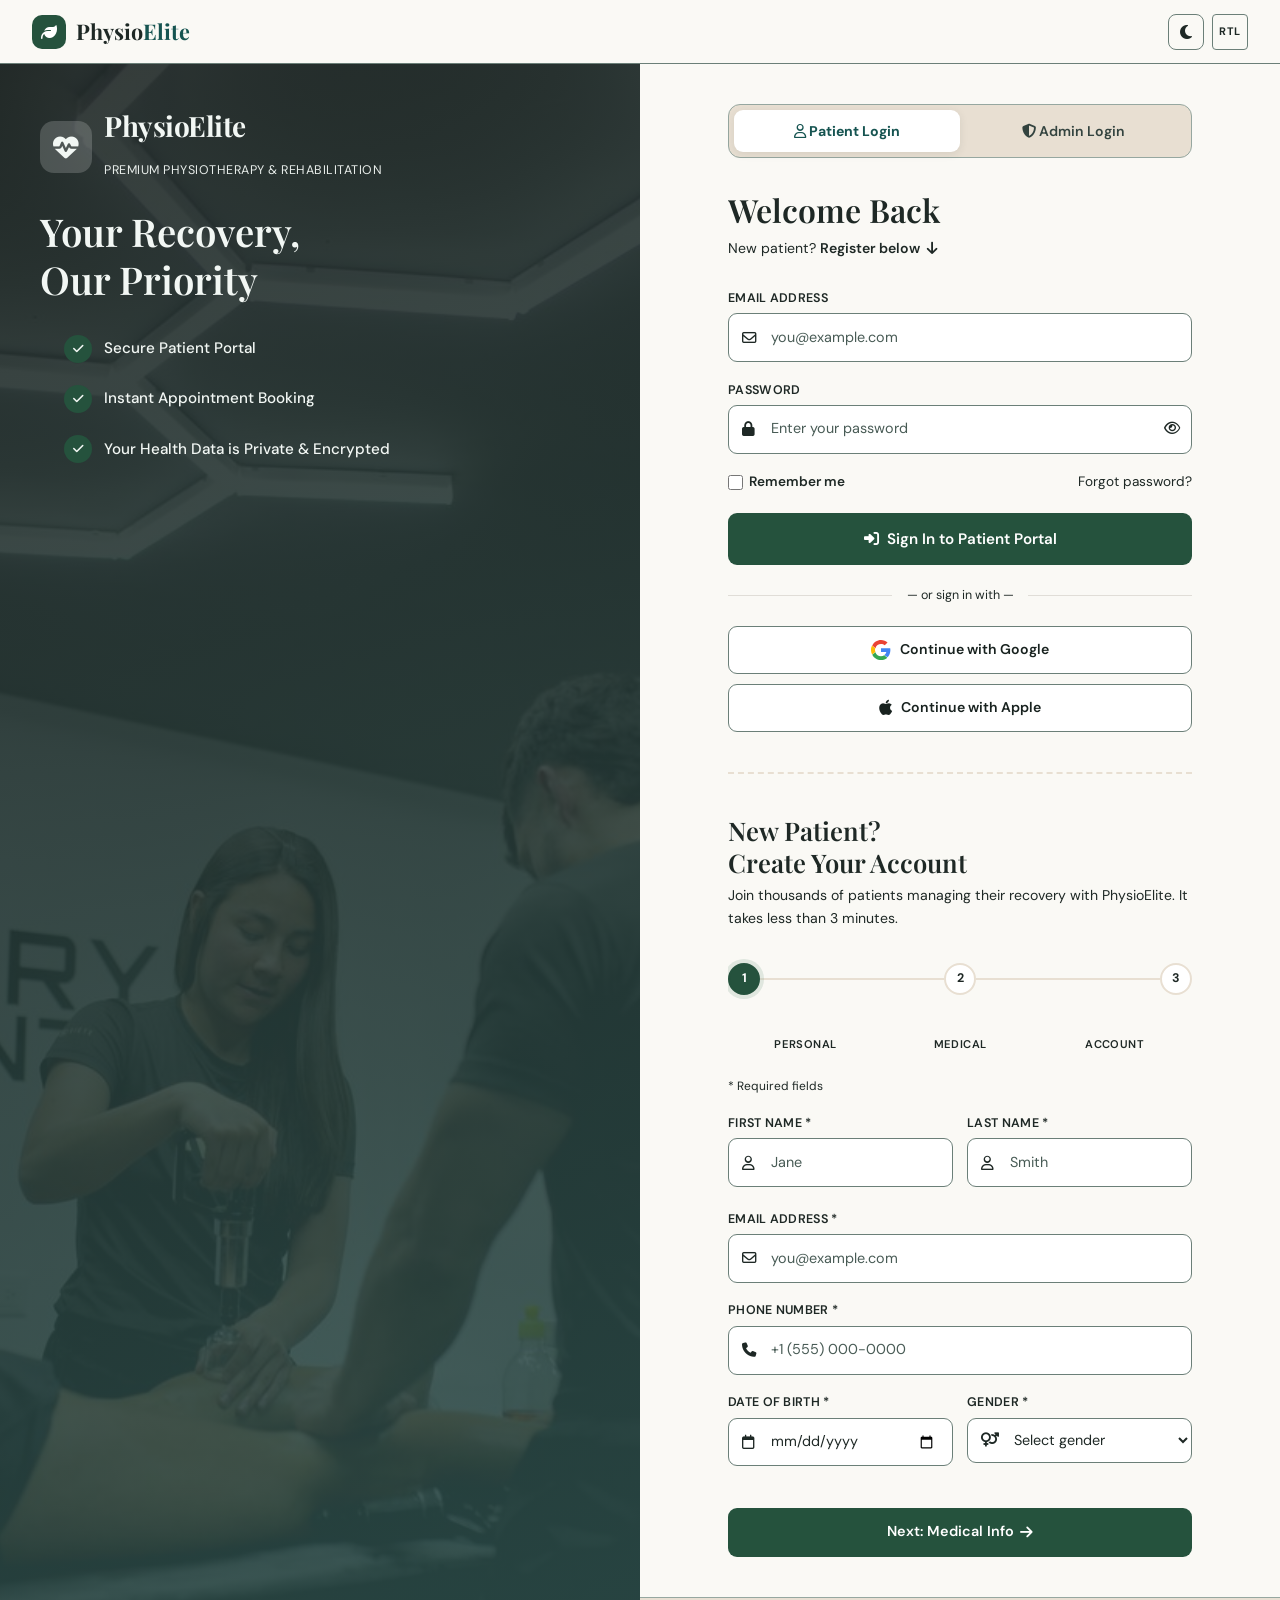
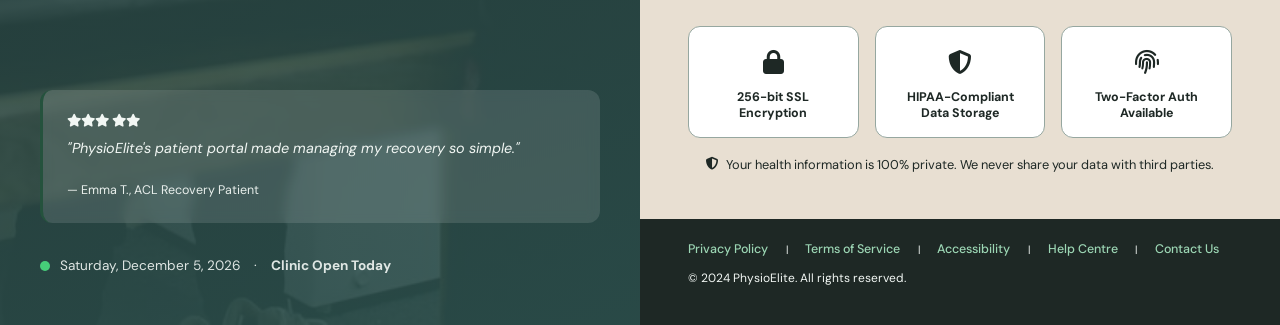
<file: pages/login.html>
<!DOCTYPE html>
<html lang="en" dir="ltr" data-theme="light">
<head>
  <meta charset="UTF-8" />
  <meta name="viewport" content="width=device-width, initial-scale=1.0" />
  <meta name="robots" content="noindex, nofollow" />
  <title>Login & Register — PhysioElite</title>
  <link rel="icon" type="image/svg+xml" href="../assets/img/favicon.svg" />
  <meta name="description" content="Securely log in or register for the PhysioElite patient portal." />

  <!-- Google Fonts -->
  <link rel="preconnect" href="https://fonts.googleapis.com" />
  <link rel="preconnect" href="https://fonts.gstatic.com" crossorigin />
  <link href="https://fonts.googleapis.com/css2?family=DM+Sans:ital,opsz,wght@0,9..40,300;0,9..40,400;0,9..40,500;0,9..40,600;0,9..40,700;1,9..40,400&family=Playfair+Display:ital,wght@0,400;0,600;0,700;1,400&display=swap" rel="stylesheet" />

  <!-- Bootstrap 5.3 -->
  <link rel="stylesheet" href="https://cdn.jsdelivr.net/npm/bootstrap@5.3.2/dist/css/bootstrap.min.css" />

  <!-- Font Awesome 6 -->
  <link rel="stylesheet" href="https://cdnjs.cloudflare.com/ajax/libs/font-awesome/6.5.1/css/all.min.css" />

  <!-- Project Stylesheet -->
  <link rel="stylesheet" href="../assets/css/style.css" />

  <style>
    /* ============================================================
       CSS CUSTOM PROPERTIES
    ============================================================ */
    :root {
      --sage:    #8FAE9B;
      --teal:    #6B9C9A;
      --ivory:   #FAF9F5;
      --beige:   #E8DFD2;
      --charcoal:#303A38;
      --white:   #ffffff;
      --danger:  #dc3545;
      --success: #198754;
      --font-body: 'DM Sans', sans-serif;
      --font-head: 'Playfair Display', serif;
      --radius:  12px;
      --shadow:  0 8px 32px rgba(48,58,56,.12);
      --transition: .28s ease;
    }

    /* ============================================================
       GLOBAL RESETS
    ============================================================ */
    *, *::before, *::after { box-sizing: border-box; margin: 0; padding: 0; }
    html { scroll-behavior: smooth; }

    body {
      font-family: var(--font-body);
      background: var(--ivory);
      color: var(--charcoal);
      min-height: 100vh;
      display: flex;
      flex-direction: column;
    }

    /* ============================================================
       MINIMAL AUTH NAVBAR — LOGO ONLY
    ============================================================ */
    .auth-navbar {
      display: flex;
      align-items: center;
      justify-content: flex-start;
      gap: .5rem;
      padding: .85rem 2rem;
      background: var(--white);
      border-bottom: 1px solid var(--beige);
    }
    .auth-navbar .navbar-brand {
      display: inline-flex;
      align-items: center;
      gap: .6rem;
      text-decoration: none;
      color: var(--charcoal);
      font-family: var(--font-head);
      font-size: 1.35rem;
      font-weight: 700;
    }
    .auth-navbar .brand-leaf {
      width: 34px;
      height: 34px;
      border-radius: 10px;
      background: var(--sage);
      color: var(--white);
      display: grid;
      place-items: center;
      font-size: 1rem;
    }
    .auth-navbar .brand-name-pe { color: var(--teal); }
    .auth-navbar .rtl-toggle {
      width: 36px;
      padding: 0;
    }

    /* ============================================================
       SECTION 1 — SPLIT SCREEN HERO LAYOUT
    ============================================================ */
    .auth-wrapper {
      display: flex;
      min-height: calc(100vh - 66px);
    }

    /* ----- LEFT BRANDING PANEL ----- */
    .auth-brand {
      position: sticky;
      top: 0;
      width: 50%;
      min-height: 100vh;
      background:
        linear-gradient(160deg, rgba(30,38,36,.90) 0%, rgba(48,86,83,.85) 100%),
        url('../assets/img/clinic-treatment.jpg') center/cover no-repeat;
      display: flex;
      flex-direction: column;
      justify-content: space-between;
      padding: 3rem 2.5rem;
      color: #fff;
      flex-shrink: 0;
    }

    .brand-logo {
      display: flex;
      align-items: center;
      gap: .75rem;
      margin-bottom: 1.5rem;
    }
    .brand-logo-icon {
      width: 52px;
      height: 52px;
      background: rgba(255,255,255,.18);
      border-radius: 14px;
      display: grid;
      place-items: center;
      font-size: 1.6rem;
    }
    .brand-logo-text h1 {
      font-family: var(--font-head);
      font-size: 1.75rem;
      font-weight: 700;
      line-height: 1;
      letter-spacing: -.5px;
      color: #fff !important;
    }
    .brand-logo-text span {
      font-size: .78rem;
      opacity: .95;
      letter-spacing: .5px;
      text-transform: uppercase;
      color: #fff !important;
    }

    .brand-tagline {
      font-family: var(--font-head);
      font-size: 2.4rem;
      font-weight: 600;
      line-height: 1.25;
      margin-bottom: 2rem;
      color: #fff !important;
    }

    .trust-list {
      list-style: none;
      display: flex;
      flex-direction: column;
      gap: .9rem;
      margin-bottom: 2.5rem;
    }
    .trust-list li {
      display: flex;
      align-items: center;
      gap: .75rem;
      font-size: .95rem;
      font-weight: 500;
    }
    .trust-list li .trust-icon {
      width: 28px;
      height: 28px;
      background: var(--sage);
      border-radius: 50%;
      display: grid;
      place-items: center;
      font-size: .75rem;
      flex-shrink: 0;
    }

    .brand-review {
      background: rgba(255,255,255,.12);
      border-left: 3px solid var(--sage);
      border-radius: var(--radius);
      padding: 1.25rem 1.5rem;
      margin-bottom: 2rem;
      backdrop-filter: blur(6px);
    }
    .brand-review p {
      font-style: italic;
      font-size: .9rem;
      line-height: 1.6;
      margin-bottom: .5rem;
      color: #fff !important;
    }
    .brand-review cite {
      font-size: .78rem;
      opacity: .95;
      font-style: normal;
      color: #fff !important;
    }
    .review-stars { color: #FFD166; font-size: .8rem; margin-bottom: .4rem; }

    .brand-clinic-status {
      display: flex;
      align-items: center;
      gap: .6rem;
      font-size: .85rem;
      opacity: .9;
    }
    .clinic-dot {
      width: 10px;
      height: 10px;
      background: #4ade80;
      border-radius: 50%;
      animation: pulse-green 2s infinite;
    }
    @keyframes pulse-green {
      0%,100% { box-shadow: 0 0 0 0 rgba(74,222,128,.5); }
      50%      { box-shadow: 0 0 0 6px rgba(74,222,128,0); }
    }

    /* ----- RIGHT AUTH PANEL ----- */
    .auth-right {
      width: 50%;
      display: flex;
      flex-direction: column;
      background: var(--ivory);
      overflow-y: auto;
    }

    .auth-forms-container {
      flex: 1;
      padding: 2.5rem 3rem;
      max-width: 560px;
      margin: 0 auto;
      width: 100%;
    }

    /* ============================================================
       SECTION 2 — LOGIN FORM (Tabs)
    ============================================================ */
    .auth-tabs {
      display: flex;
      gap: 0;
      border-radius: var(--radius);
      background: var(--beige);
      padding: .3rem;
      margin-bottom: 2rem;
    }
    .auth-tab-btn {
      flex: 1;
      border: none;
      background: transparent;
      padding: .6rem 1rem;
      border-radius: 9px;
      font-family: var(--font-body);
      font-size: .88rem;
      font-weight: 600;
      color: var(--charcoal);
      cursor: pointer;
      transition: var(--transition);
    }
    .auth-tab-btn.active {
      background: var(--white);
      color: var(--teal);
      box-shadow: 0 2px 8px rgba(48,58,56,.1);
    }

    /* Form panels */
    .auth-panel { display: none; animation: fadeIn .3s ease; }
    .auth-panel.active { display: block; }
    @keyframes fadeIn { from { opacity: 0; transform: translateY(8px); } to { opacity: 1; transform: none; } }

    .auth-heading {
      font-family: var(--font-head);
      font-size: 2rem;
      font-weight: 600;
      color: var(--charcoal);
      margin-bottom: .4rem;
    }
    .auth-subtext {
      font-size: .88rem;
      color:var(--text-secondary);
      margin-bottom: 1.75rem;
    }
    .auth-subtext a { color: var(--teal); text-decoration: none; font-weight: 600; }
    .auth-subtext a:hover { text-decoration: underline; }

    /* Input groups */
    .input-group-auth {
      position: relative;
      margin-bottom: 1.1rem;
    }
    .input-group-auth .field-icon {
      position: absolute;
      left: 14px;
      top: 50%;
      transform: translateY(-50%);
      color:var(--text-muted);
      font-size: .9rem;
      z-index: 2;
    }
    .input-group-auth input,
    .input-group-auth select,
    .input-group-auth textarea {
      width: 100%;
      padding: .72rem 1rem .72rem 2.6rem;
      border: 1.5px solid #e0ddd7;
      border-radius: 9px;
      font-family: var(--font-body);
      font-size: .9rem;
      background: var(--white);
      color: var(--charcoal);
      transition: border-color var(--transition), box-shadow var(--transition);
      outline: none;
    }
    .input-group-auth input:focus,
    .input-group-auth select:focus {
      border-color: var(--teal);
      box-shadow: 0 0 0 3px rgba(107,156,154,.18);
    }
    .input-group-auth input.is-invalid {
      border-color: var(--danger);
    }
    .input-group-auth input.is-valid {
      border-color: var(--success);
    }
    .toggle-pw {
      position: absolute;
      right: 12px;
      top: 50%;
      transform: translateY(-50%);
      background: none;
      border: none;
      color:var(--text-muted);
      cursor: pointer;
      font-size: .9rem;
      z-index: 2;
      padding: 0;
    }
    .toggle-pw:hover { color: var(--teal); }

    /* Row inputs (2-col) */
    .input-row {
      display: grid;
      grid-template-columns: 1fr 1fr;
      gap: .9rem;
    }

    /* Label */
    .field-label {
      display: block;
      font-size: .78rem;
      font-weight: 600;
      color: #555;
      margin-bottom: .3rem;
      letter-spacing: .3px;
      text-transform: uppercase;
    }

    /* Forgot password row */
    .form-options {
      display: flex;
      align-items: center;
      justify-content: space-between;
      margin-bottom: 1.2rem;
      font-size: .85rem;
    }
    .form-options a { color: var(--teal); text-decoration: none; }
    .form-options a:hover { text-decoration: underline; }
    .remember-me { display: flex; align-items: center; gap: .4rem; cursor: pointer; }
    .remember-me input[type=checkbox] { accent-color: var(--teal); width: 15px; height: 15px; }

    /* Buttons */
    .btn-auth-primary {
      width: 100%;
      padding: .85rem;
      border: none;
      border-radius: 9px;
      background: var(--sage);
      color: #fff;
      font-family: var(--font-body);
      font-size: .95rem;
      font-weight: 600;
      cursor: pointer;
      transition: background var(--transition), transform var(--transition), box-shadow var(--transition);
      display: flex;
      align-items: center;
      justify-content: center;
      gap: .5rem;
    }
    .btn-auth-primary:hover {
      background: #7a9f8a;
      transform: translateY(-1px);
      box-shadow: 0 4px 16px rgba(143,174,155,.4);
    }
    .btn-auth-charcoal {
      width: 100%;
      padding: .85rem;
      border: none;
      border-radius: 9px;
      background: var(--charcoal);
      color: #fff;
      font-family: var(--font-body);
      font-size: .95rem;
      font-weight: 600;
      cursor: pointer;
      transition: background var(--transition), transform var(--transition);
    }
    .btn-auth-charcoal:hover { background: #232c2a; transform: translateY(-1px); }

    .btn-oauth {
      width: 100%;
      padding: .72rem;
      border: 1.5px solid #e0ddd7;
      border-radius: 9px;
      background: var(--white);
      font-family: var(--font-body);
      font-size: .88rem;
      font-weight: 600;
      cursor: pointer;
      display: flex;
      align-items: center;
      justify-content: center;
      gap: .6rem;
      transition: border-color var(--transition), box-shadow var(--transition);
      color: var(--charcoal);
      margin-bottom: .6rem;
    }
    .btn-oauth:hover { border-color: var(--teal); box-shadow: 0 2px 8px rgba(107,156,154,.18); }
    .btn-oauth img { width: 20px; height: 20px; }

    /* Divider */
    .auth-divider {
      display: flex;
      align-items: center;
      gap: .9rem;
      margin: 1.25rem 0;
      color:var(--text-muted);
      font-size: .78rem;
    }
    .auth-divider::before,
    .auth-divider::after {
      content: '';
      flex: 1;
      height: 1px;
      background: #e0ddd7;
    }

    /* Admin secure badge */
    .secure-badge {
      display: flex;
      align-items: center;
      gap: .4rem;
      background: rgba(107,156,154,.1);
      border: 1px solid rgba(107,156,154,.3);
      border-radius: 20px;
      padding: .4rem .9rem;
      font-size: .78rem;
      color: var(--teal);
      font-weight: 600;
      width: fit-content;
      margin: 1rem auto 0;
    }

    /* ============================================================
       SECTION 3 — REGISTRATION FORM (Multi-step)
    ============================================================ */
    .register-section {
      border-top: 2px dashed var(--beige);
      padding-top: 2.5rem;
      margin-top: 2.5rem;
    }
    .register-section-heading {
      font-family: var(--font-head);
      font-size: 1.6rem;
      font-weight: 600;
      color: var(--charcoal);
      margin-bottom: .4rem;
    }
    .register-section-sub {
      font-size: .88rem;
      color:var(--text-secondary);
      margin-bottom: 2rem;
    }

    /* Step indicator */
    .step-indicator {
      display: flex;
      align-items: center;
      gap: 0;
      margin-bottom: 2rem;
    }
    .step-dot {
      width: 32px;
      height: 32px;
      border-radius: 50%;
      border: 2px solid var(--beige);
      background: var(--white);
      display: flex;
      align-items: center;
      justify-content: center;
      font-size: .78rem;
      font-weight: 700;
      color:var(--text-muted);
      transition: var(--transition);
      flex-shrink: 0;
      position: relative;
    }
    .step-dot.active {
      background: var(--sage);
      border-color: var(--sage);
      color: #fff;
      box-shadow: 0 0 0 4px rgba(143,174,155,.25);
    }
    .step-dot.completed {
      background: var(--teal);
      border-color: var(--teal);
      color: #fff;
    }
    .step-line {
      flex: 1;
      height: 2px;
      background: var(--beige);
      transition: background var(--transition);
    }
    .step-line.completed { background: var(--teal); }

    .step-label-row {
      display: flex;
      justify-content: space-between;
      margin-top: .4rem;
      margin-bottom: 1.5rem;
    }
    .step-label {
      font-size: .7rem;
      font-weight: 600;
      text-transform: uppercase;
      letter-spacing: .4px;
      color:var(--text-muted);
      text-align: center;
      flex: 1;
      transition: color var(--transition);
    }
    .step-label.active { color: var(--sage); }
    .step-label.completed { color: var(--teal); }

    /* Step forms */
    .reg-step { display: none; animation: fadeIn .3s ease; }
    .reg-step.active { display: block; }

    /* Step nav buttons */
    .step-nav {
      display: flex;
      gap: .75rem;
      margin-top: 1.5rem;
    }
    .btn-step-next {
      flex: 1;
      padding: .78rem;
      border: none;
      border-radius: 9px;
      background: var(--sage);
      color: #fff;
      font-family: var(--font-body);
      font-size: .9rem;
      font-weight: 600;
      cursor: pointer;
      display: flex;
      align-items: center;
      justify-content: center;
      gap: .4rem;
      transition: background var(--transition);
    }
    .btn-step-next:hover { background: #7a9f8a; }
    .btn-step-back {
      padding: .78rem 1.4rem;
      border: 1.5px solid var(--beige);
      border-radius: 9px;
      background: transparent;
      color: var(--charcoal);
      font-family: var(--font-body);
      font-size: .9rem;
      font-weight: 600;
      cursor: pointer;
      transition: border-color var(--transition), background var(--transition);
    }
    .btn-step-back:hover { background: var(--beige); }
    .btn-create-account {
      flex: 1;
      padding: .85rem;
      border: none;
      border-radius: 9px;
      background: var(--charcoal);
      color: #fff;
      font-family: var(--font-body);
      font-size: .95rem;
      font-weight: 700;
      cursor: pointer;
      display: flex;
      align-items: center;
      justify-content: center;
      gap: .5rem;
      transition: background var(--transition);
    }
    .btn-create-account:hover { background: #1e2726; }

    /* Password strength */
    .pw-strength-bar {
      height: 4px;
      border-radius: 4px;
      background: #e0ddd7;
      margin: .4rem 0 .3rem;
      overflow: hidden;
    }
    .pw-strength-fill {
      height: 100%;
      border-radius: 4px;
      transition: width .3s, background .3s;
      width: 0;
    }
    .pw-strength-label { font-size: .75rem; color:var(--text-secondary); margin-bottom: .6rem; }

    /* Appointment time chips */
    .appt-chips {
      display: flex;
      gap: .6rem;
      flex-wrap: wrap;
      margin-top: .4rem;
    }
    .appt-chip input[type=checkbox] { display: none; }
    .appt-chip label {
      display: flex;
      align-items: center;
      gap: .4rem;
      padding: .45rem 1rem;
      border: 1.5px solid #e0ddd7;
      border-radius: 20px;
      font-size: .82rem;
      font-weight: 600;
      cursor: pointer;
      transition: var(--transition);
      color: var(--charcoal);
    }
    .appt-chip input:checked + label {
      background: var(--sage);
      border-color: var(--sage);
      color: #fff;
    }

    /* Agreement checkboxes */
    .agree-row {
      display: flex;
      align-items: flex-start;
      gap: .5rem;
      margin-bottom: .6rem;
      font-size: .84rem;
      color: #555;
    }
    .agree-row input[type=checkbox] {
      accent-color: var(--teal);
      width: 15px;
      height: 15px;
      flex-shrink: 0;
      margin-top: 2px;
    }
    .agree-row a { color: var(--teal); text-decoration: none; }
    .agree-row a:hover { text-decoration: underline; }

    /* Required note */
    .req-note { font-size: .75rem; color:var(--text-muted); margin-bottom: 1rem; }
    .req-note span { color: var(--danger); }

    /* Radio toggle */
    .radio-toggle {
      display: flex;
      gap: .6rem;
      margin-top: .3rem;
    }
    .radio-toggle input[type=radio] { display: none; }
    .radio-toggle label {
      flex: 1;
      text-align: center;
      padding: .5rem;
      border: 1.5px solid #e0ddd7;
      border-radius: 8px;
      font-size: .85rem;
      font-weight: 600;
      cursor: pointer;
      transition: var(--transition);
      color:var(--text-secondary);
    }
    .radio-toggle input:checked + label {
      background: var(--teal);
      border-color: var(--teal);
      color: #fff;
    }

    /* ============================================================
       SECTION 4 — FORGOT PASSWORD FLOW
    ============================================================ */
    .forgot-overlay {
      display: none;
      animation: fadeIn .3s ease;
    }
    .forgot-overlay.active { display: block; }

    .forgot-card {
      background: var(--beige);
      border-radius: var(--radius);
      padding: 2rem;
      margin-bottom: 1.5rem;
    }
    .forgot-state { display: none; }
    .forgot-state.active { display: block; animation: fadeIn .3s ease; }

    .forgot-icon {
      width: 56px;
      height: 56px;
      border-radius: 50%;
      display: grid;
      place-items: center;
      font-size: 1.4rem;
      margin-bottom: 1rem;
    }
    .forgot-icon-lock { background: rgba(107,156,154,.15); color: var(--teal); }
    .forgot-icon-mail { background: rgba(143,174,155,.2); color: var(--sage); }

    .forgot-heading {
      font-family: var(--font-head);
      font-size: 1.5rem;
      font-weight: 600;
      margin-bottom: .4rem;
    }
    .forgot-subtext { font-size: .88rem; color:var(--text-secondary); margin-bottom: 1.5rem; }

    .success-checkmark {
      width: 60px;
      height: 60px;
      background: rgba(25,135,84,.1);
      border-radius: 50%;
      display: flex;
      align-items: center;
      justify-content: center;
      font-size: 1.6rem;
      color: var(--success);
      margin-bottom: 1rem;
    }

    .btn-back-login {
      background: none;
      border: none;
      color: var(--teal);
      font-family: var(--font-body);
      font-size: .88rem;
      font-weight: 600;
      cursor: pointer;
      display: flex;
      align-items: center;
      gap: .3rem;
      padding: 0;
      text-decoration: none;
      margin-top: 1rem;
    }
    .btn-back-login:hover { text-decoration: underline; }

    /* ============================================================
       SECTION 5 — SECURITY INFORMATION
    ============================================================ */
    .security-section {
      background: var(--white);
      border-top: 1px solid var(--beige);
      padding: 1.75rem 3rem;
      max-width: 560px;
      margin: 0 auto;
      width: 100%;
    }
    .security-badges {
      display: flex;
      gap: 1rem;
      margin-bottom: 1rem;
      flex-wrap: wrap;
    }
    .security-badge-item {
      flex: 1;
      min-width: 130px;
      display: flex;
      flex-direction: column;
      align-items: center;
      text-align: center;
      gap: .4rem;
      padding: 1rem .75rem;
      background: var(--ivory);
      border: 1px solid var(--beige);
      border-radius: var(--radius);
    }
    .security-badge-item .badge-emoji { font-size: 1.5rem; }
    .security-badge-item .badge-title {
      font-size: .78rem;
      font-weight: 700;
      color: var(--charcoal);
      line-height: 1.3;
    }
    .security-privacy-note {
      font-size: .8rem;
      color:var(--text-secondary);
      text-align: center;
      display: flex;
      align-items: center;
      justify-content: center;
      gap: .4rem;
    }

    /* ============================================================
       SECTION 6 — MINIMAL FOOTER
    ============================================================ */
    .auth-footer {
      background: var(--charcoal);
      color: rgba(255,255,255,.65);
      padding: 1.25rem 3rem;
      max-width: 560px;
      margin: 0 auto;
      width: 100%;
    }
    .auth-footer-links {
      display: flex;
      flex-wrap: wrap;
      gap: .5rem 1.1rem;
      margin-bottom: .6rem;
      align-items: center;
    }
    .auth-footer-links a {
      color: rgba(255,255,255,.65);
      text-decoration: none;
      font-size: .78rem;
      font-weight: 500;
      transition: color var(--transition);
    }
    .auth-footer-links a:hover { color: var(--sage); }
    .auth-footer-links .link-sep { color: rgba(255,255,255,.25); font-size: .65rem; }

    .auth-footer-bottom {
      display: flex;
      align-items: center;
      justify-content: space-between;
      flex-wrap: wrap;
      gap: .5rem;
    }
    .auth-footer-copy { font-size: .75rem; }

    .lang-selector {
      display: flex;
      gap: .5rem;
      align-items: center;
    }
    .lang-btn {
      background: rgba(255,255,255,.08);
      border: 1px solid rgba(255,255,255,.15);
      border-radius: 20px;
      padding: .18rem .65rem;
      font-size: .72rem;
      color: rgba(255,255,255,.65);
      cursor: pointer;
      font-family: var(--font-body);
      transition: background var(--transition);
    }

    /* ============================================================
       VALIDATION FEEDBACK
    ============================================================ */
    .invalid-feedback {
      display: none;
      font-size: .75rem;
      color: var(--danger);
      margin-top: .2rem;
    }
    .input-group-auth input.is-invalid ~ .invalid-feedback { display: block; }

    /* ============================================================
       RESPONSIVE — Mobile stack
    ============================================================ */
    @media (max-width: 991px) {
      .auth-wrapper { flex-direction: column; }
      .auth-brand {
        position: relative;
        width: 100%;
        min-height: auto;
        padding: 2rem 1.5rem;
      }
      .brand-tagline { font-size: 1.75rem; }
      .auth-right { width: 100%; }
      .auth-forms-container { padding: 2rem 1.5rem; }
      .security-section { padding: 1.5rem; }
      .auth-footer { padding: 1.25rem 1.5rem; }
    }
    @media (max-width: 575px) {
      .input-row { grid-template-columns: 1fr; }
      .security-badges { flex-direction: column; }
      .auth-footer-bottom { flex-direction: column; align-items: flex-start; }
    }
  </style>
  <link rel="stylesheet" href="../assets/css/contrast-fixes.css" />
  <link rel="stylesheet" href="../assets/css/rtl.css" />
  <link rel="stylesheet" href="../assets/css/responsive.css?v=2" />
</head>

<body>

<!-- ================================================================
     MINIMAL NAVBAR — LOGO ONLY
================================================================ -->
<nav class="auth-navbar" aria-label="Main navigation">
  <a class="navbar-brand" href="home1.html" aria-label="PhysioElite Home">
    <span class="brand-leaf" aria-hidden="true"><i class="fa-solid fa-leaf"></i></span>
    <span>Physio<span class="brand-name-pe">Elite</span></span>
  </a>
  <button class="theme-toggle-btn ms-auto" data-theme-toggle id="darkToggle" aria-label="Toggle dark mode" title="Toggle dark mode" style="width:36px;height:36px;border-radius:8px;border:1.5px solid var(--border-color);background:none;color:var(--text-primary);cursor:pointer;display:inline-flex;align-items:center;justify-content:center;"><i class="fa-solid fa-moon"></i></button>
    </nav>

<!-- ================================================================
     SECTION 1 — SPLIT SCREEN HERO LAYOUT
================================================================ -->
<main class="auth-wrapper" id="auth-main">

  <!-- LEFT BRANDING PANEL -->
  <aside class="auth-brand" aria-label="PhysioElite branding panel">

    <!-- Logo -->
    <div>
      <div class="brand-logo">
        <div class="brand-logo-icon" aria-hidden="true">
          <i class="fa-solid fa-heart-pulse" style="color:var(--sage);"></i>
        </div>
        <div class="brand-logo-text">
          <h1>PhysioElite</h1>
          <span>Premium Physiotherapy & Rehabilitation</span>
        </div>
      </div>

      <!-- Tagline -->
      <p class="brand-tagline">Your Recovery,<br>Our Priority</p>

      <!-- Trust points -->
      <ul class="trust-list" aria-label="Clinic trust highlights">
        <li>
          <span class="trust-icon" aria-hidden="true"><i class="fa-solid fa-check"></i></span>
          Secure Patient Portal
        </li>
        <li>
          <span class="trust-icon" aria-hidden="true"><i class="fa-solid fa-check"></i></span>
          Instant Appointment Booking
        </li>
        <li>
          <span class="trust-icon" aria-hidden="true"><i class="fa-solid fa-check"></i></span>
          Your Health Data is Private &amp; Encrypted
        </li>
      </ul>
    </div>

    <!-- Patient review -->
    <div>
      <figure class="brand-review">
        <div class="review-stars" aria-label="5 out of 5 stars">
          <i class="fa-solid fa-star"></i><i class="fa-solid fa-star"></i><i class="fa-solid fa-star"></i>
          <i class="fa-solid fa-star"></i><i class="fa-solid fa-star"></i>
        </div>
        <blockquote>
          <p>"PhysioElite's patient portal made managing my recovery so simple."</p>
        </blockquote>
        <figcaption>
          <cite>— Emma T., ACL Recovery Patient</cite>
        </figcaption>
      </figure>

      <!-- Clinic status -->
      <div class="brand-clinic-status" aria-live="polite">
        <span class="clinic-dot" aria-hidden="true"></span>
        <span id="current-date-display"></span>
        &nbsp;·&nbsp;
        <strong>Clinic Open Today</strong>
      </div>
    </div>
  </aside>

  <!-- RIGHT AUTH PANEL -->
  <div class="auth-right" id="auth-right">
    <div class="auth-forms-container">

      <!-- ============================================================
           SECTION 2 — LOGIN FORM
      ============================================================ -->
      <section id="login-section" aria-label="Login section">

        <!-- Tab switcher -->
        <div class="auth-tabs" role="tablist" aria-label="Login type">
          <button
            class="auth-tab-btn active"
            id="tab-patient"
            role="tab"
            aria-selected="true"
            aria-controls="panel-patient"
            onclick="switchAuthTab('patient')"
          >
            <i class="fa-regular fa-user" aria-hidden="true"></i> Patient Login
          </button>
          <button
            class="auth-tab-btn"
            id="tab-admin"
            role="tab"
            aria-selected="false"
            aria-controls="panel-admin"
            onclick="switchAuthTab('admin')"
          >
            <i class="fa-solid fa-shield-halved" aria-hidden="true"></i> Admin Login
          </button>
        </div>

        <!-- PATIENT LOGIN FORM -->
        <div class="auth-panel active" id="panel-patient" role="tabpanel" aria-labelledby="tab-patient">
          <h2 class="auth-heading">Welcome Back</h2>
          <p class="auth-subtext">
            New patient?
            <a href="#register-section" onclick="smoothScroll('register-section')">Register below <i class="fa-solid fa-arrow-down ms-1" aria-hidden="true"></i></a>
          </p>

          <form id="patient-login-form" novalidate onsubmit="handlePatientLogin(event)" aria-label="Patient login form">

            <!-- Email -->
            <div class="mb-1">
              <label class="field-label" for="patient-email">Email Address</label>
              <div class="input-group-auth">
                <i class="fa-regular fa-envelope field-icon" aria-hidden="true"></i>
                <input
                  type="email"
                  id="patient-email"
                  name="email"
                  placeholder="you@example.com"
                  autocomplete="email"
                  required
                  aria-required="true"
                  aria-describedby="patient-email-error"
                />
              </div>
              <div class="invalid-feedback" id="patient-email-error" role="alert">Please enter a valid email address.</div>
            </div>

            <!-- Password -->
            <div class="mb-1">
              <label class="field-label" for="patient-password">Password</label>
              <div class="input-group-auth">
                <i class="fa-solid fa-lock field-icon" aria-hidden="true"></i>
                <input
                  type="password"
                  id="patient-password"
                  name="password"
                  placeholder="Enter your password"
                  autocomplete="current-password"
                  required
                  aria-required="true"
                  aria-describedby="patient-password-error"
                />
                <button type="button" class="toggle-pw" aria-label="Toggle password visibility" onclick="togglePassword('patient-password', this)">
                  <i class="fa-regular fa-eye"></i>
                </button>
              </div>
              <div class="invalid-feedback" id="patient-password-error" role="alert">Password is required.</div>
            </div>

            <!-- Options row -->
            <div class="form-options">
              <label class="remember-me">
                <input type="checkbox" id="remember-me" name="remember" aria-label="Remember me" />
                Remember me
              </label>
              <a href="#" onclick="showForgotPassword(event)" aria-label="Forgot password? Open reset form">
                Forgot password?
              </a>
            </div>

            <!-- Sign In Button -->
            <button type="submit" class="btn-auth-primary" aria-label="Sign in to patient portal">
              <i class="fa-solid fa-right-to-bracket" aria-hidden="true"></i>
              Sign In to Patient Portal
            </button>

            <!-- Divider -->
            <div class="auth-divider" aria-hidden="true">— or sign in with —</div>

            <!-- Google OAuth -->
            <button type="button" class="btn-oauth" onclick="redirectToHome()" aria-label="Sign in with Google">
              <svg width="20" height="20" viewBox="0 0 48 48" aria-hidden="true">
                <path fill="#EA4335" d="M24 9.5c3.5 0 6.6 1.2 9 3.1l6.7-6.7C35.8 2.4 30.2 0 24 0 14.7 0 6.8 5.4 2.9 13.4l7.8 6.1C12.5 13 17.8 9.5 24 9.5z"/>
                <path fill="#4285F4" d="M46.5 24.5c0-1.6-.1-3.1-.4-4.5H24v8.5h12.7c-.6 3-2.3 5.5-4.8 7.2l7.5 5.8c4.4-4 7.1-10 7.1-17z"/>
                <path fill="#FBBC05" d="M10.7 28.5A14.5 14.5 0 0 1 9.5 24c0-1.6.3-3.1.7-4.5L2.4 13.4A23.9 23.9 0 0 0 0 24c0 3.8.9 7.4 2.5 10.6l8.2-6.1z"/>
                <path fill="#34A853" d="M24 48c6.2 0 11.4-2 15.2-5.5l-7.5-5.8c-2 1.4-4.6 2.3-7.7 2.3-6.2 0-11.5-4.2-13.3-9.9l-7.8 6.1C6.8 42.6 14.7 48 24 48z"/>
              </svg>
              Continue with Google
            </button>

            <!-- Apple sign-in -->
            <button type="button" class="btn-oauth" onclick="redirectToHome()" aria-label="Sign in with Apple">
              <i class="fa-brands fa-apple" style="font-size:1.1rem; color:currentColor;" aria-hidden="true"></i>
              Continue with Apple
            </button>

          </form>
        </div><!-- end panel-patient -->

        <!-- ADMIN LOGIN FORM -->
        <div class="auth-panel" id="panel-admin" role="tabpanel" aria-labelledby="tab-admin">
          <h2 class="auth-heading" style="font-family:var(--font-head);">Admin Access</h2>
          <p class="auth-subtext">Authorised clinic staff only. All access is logged.</p>

          <form id="admin-login-form" novalidate onsubmit="handleAdminLogin(event)" aria-label="Admin login form">

            <!-- Admin ID -->
            <div class="mb-1">
              <label class="field-label" for="admin-id">Admin ID</label>
              <div class="input-group-auth">
                <i class="fa-solid fa-id-badge field-icon" aria-hidden="true"></i>
                <input
                  type="text"
                  id="admin-id"
                  name="admin_id"
                  placeholder="Your admin username"
                  autocomplete="username"
                  required
                  aria-required="true"
                />
              </div>
            </div>

            <!-- Password -->
            <div class="mb-1">
              <label class="field-label" for="admin-password">Password</label>
              <div class="input-group-auth">
                <i class="fa-solid fa-lock field-icon" aria-hidden="true"></i>
                <input
                  type="password"
                  id="admin-password"
                  name="password"
                  placeholder="Admin password"
                  autocomplete="current-password"
                  required
                  aria-required="true"
                />
                <button type="button" class="toggle-pw" aria-label="Toggle password visibility" onclick="togglePassword('admin-password', this)">
                  <i class="fa-regular fa-eye"></i>
                </button>
              </div>
            </div>

            <!-- 2FA -->
            <div class="mb-3">
              <label class="field-label" for="admin-2fa">Two-Factor Authentication Code</label>
              <div class="input-group-auth">
                <i class="fa-solid fa-mobile-screen field-icon" aria-hidden="true"></i>
                <input
                  type="text"
                  id="admin-2fa"
                  name="two_fa"
                  placeholder="6-digit code from authenticator app"
                  inputmode="numeric"
                  maxlength="6"
                  pattern="\d{6}"
                  required
                  aria-required="true"
                  aria-describedby="admin-2fa-hint"
                />
              </div>
              <div id="admin-2fa-hint" class="req-note">Enter the code from your authenticator app.</div>
            </div>

            <button type="submit" class="btn-auth-charcoal" aria-label="Sign in with admin credentials">
              <i class="fa-solid fa-shield-halved" aria-hidden="true"></i>&nbsp;
              Sign in with Admin Credentials
            </button>

            <div class="secure-badge" aria-label="Security indicator">
              <i class="fa-solid fa-lock" aria-hidden="true"></i>
              Protected by 256-bit encryption
            </div>

          </form>
        </div><!-- end panel-admin -->

      </section><!-- end login-section -->

      <!-- ============================================================
           SECTION 4 — FORGOT PASSWORD (initially hidden)
      ============================================================ -->
      <section class="forgot-overlay" id="forgot-section" aria-label="Password reset" aria-hidden="true">

        <div class="forgot-card">

          <!-- State 1: Enter email -->
          <div class="forgot-state active" id="forgot-state-1">
            <div class="forgot-icon forgot-icon-lock" aria-hidden="true">
              <i class="fa-solid fa-key"></i>
            </div>
            <h3 class="forgot-heading">Reset Your Password</h3>
            <p class="forgot-subtext">
              Enter the email address linked to your account and we'll send you a secure reset link.
            </p>

            <form id="forgot-form" onsubmit="handleForgotPassword(event)" novalidate aria-label="Password reset form">
              <div class="mb-3">
                <label class="field-label" for="reset-email">Email Address</label>
                <div class="input-group-auth">
                  <i class="fa-regular fa-envelope field-icon" aria-hidden="true"></i>
                  <input
                    type="email"
                    id="reset-email"
                    name="reset_email"
                    placeholder="you@example.com"
                    required
                    aria-required="true"
                    aria-describedby="reset-email-error"
                  />
                </div>
                <div class="invalid-feedback" id="reset-email-error" role="alert">Please enter a valid email address.</div>
              </div>

              <button type="submit" class="btn-auth-primary">
                <i class="fa-solid fa-paper-plane" aria-hidden="true"></i>
                Send Reset Link
              </button>
            </form>

            <button class="btn-back-login" onclick="hideForgotPassword()" aria-label="Back to login">
              <i class="fa-solid fa-arrow-left" aria-hidden="true"></i> Back to Login
            </button>
          </div>

          <!-- State 2: Email sent confirmation -->
          <div class="forgot-state" id="forgot-state-2">
            <div class="success-checkmark" aria-hidden="true">
              <i class="fa-solid fa-envelope-circle-check"></i>
            </div>
            <h3 class="forgot-heading">Check Your Email</h3>
            <p class="forgot-subtext">
              We've sent a password reset link to <strong id="reset-email-display"></strong>.
              Check your inbox and follow the instructions.
            </p>

            <div style="font-size:.85rem; color:var(--text-secondary); margin-bottom:1rem;">
              Didn't receive it?
              <button type="button" onclick="resendResetEmail()" style="background:none;border:none;color:var(--teal);font-weight:600;cursor:pointer;font-size:.85rem;padding:0;" aria-label="Resend reset email">
                Resend email
              </button>
              <span id="resend-countdown" style="color:var(--text-muted); font-size:.8rem;"></span>
            </div>

            <button class="btn-back-login" onclick="hideForgotPassword()" aria-label="Back to login">
              <i class="fa-solid fa-arrow-left" aria-hidden="true"></i> Back to Login
            </button>
          </div>

        </div><!-- end forgot-card -->

      </section><!-- end forgot-section -->

      <!-- ============================================================
           SECTION 3 — PATIENT REGISTRATION FORM
      ============================================================ -->
      <section class="register-section" id="register-section" aria-label="New patient registration">

        <h2 class="register-section-heading">New Patient?<br>Create Your Account</h2>
        <p class="register-section-sub">
          Join thousands of patients managing their recovery with PhysioElite.
          It takes less than 3 minutes.
        </p>

        <!-- Step indicator -->
        <div class="step-indicator" role="tablist" aria-label="Registration steps">
          <div class="step-dot active" id="dot-1" aria-label="Step 1: Personal details" role="tab" aria-selected="true">1</div>
          <div class="step-line" id="line-1"></div>
          <div class="step-dot" id="dot-2" aria-label="Step 2: Medical information" role="tab" aria-selected="false">2</div>
          <div class="step-line" id="line-2"></div>
          <div class="step-dot" id="dot-3" aria-label="Step 3: Account setup" role="tab" aria-selected="false">3</div>
        </div>
        <div class="step-label-row" aria-hidden="true">
          <span class="step-label active" id="label-1">Personal</span>
          <span class="step-label" id="label-2">Medical</span>
          <span class="step-label" id="label-3">Account</span>
        </div>

        <form id="register-form" novalidate aria-label="Patient registration form">

          <!-- STEP 1 — Personal Details -->
          <div class="reg-step active" id="reg-step-1" role="tabpanel" aria-labelledby="dot-1">
            <p class="req-note"><span>*</span> Required fields</p>

            <div class="input-row mb-1">
              <div>
                <label class="field-label" for="reg-fname">First Name <span style="color:var(--danger)">*</span></label>
                <div class="input-group-auth">
                  <i class="fa-regular fa-user field-icon" aria-hidden="true"></i>
                  <input type="text" id="reg-fname" name="first_name" placeholder="Jane" required aria-required="true" />
                </div>
              </div>
              <div>
                <label class="field-label" for="reg-lname">Last Name <span style="color:var(--danger)">*</span></label>
                <div class="input-group-auth">
                  <i class="fa-regular fa-user field-icon" aria-hidden="true"></i>
                  <input type="text" id="reg-lname" name="last_name" placeholder="Smith" required aria-required="true" />
                </div>
              </div>
            </div>

            <div class="mb-1">
              <label class="field-label" for="reg-email">Email Address <span style="color:var(--danger)">*</span></label>
              <div class="input-group-auth">
                <i class="fa-regular fa-envelope field-icon" aria-hidden="true"></i>
                <input type="email" id="reg-email" name="email" placeholder="you@example.com" required aria-required="true" />
              </div>
            </div>

            <div class="mb-1">
              <label class="field-label" for="reg-phone">Phone Number <span style="color:var(--danger)">*</span></label>
              <div class="input-group-auth">
                <i class="fa-solid fa-phone field-icon" aria-hidden="true"></i>
                <input type="tel" id="reg-phone" name="phone" placeholder="+1 (555) 000-0000" required aria-required="true" />
              </div>
            </div>

            <div class="input-row mb-3">
              <div>
                <label class="field-label" for="reg-dob">Date of Birth <span style="color:var(--danger)">*</span></label>
                <div class="input-group-auth">
                  <i class="fa-regular fa-calendar field-icon" aria-hidden="true"></i>
                  <input type="date" id="reg-dob" name="dob" required aria-required="true" style="padding-left:2.6rem;" />
                </div>
              </div>
              <div>
                <label class="field-label" for="reg-gender">Gender <span style="color:var(--danger)">*</span></label>
                <div class="input-group-auth">
                  <i class="fa-solid fa-venus-mars field-icon" aria-hidden="true"></i>
                  <select id="reg-gender" name="gender" required aria-required="true">
                    <option value="" disabled selected>Select gender</option>
                    <option value="female">Female</option>
                    <option value="male">Male</option>
                    <option value="nonbinary">Non-binary</option>
                    <option value="prefer-not">Prefer not to say</option>
                    <option value="other">Other</option>
                  </select>
                </div>
              </div>
            </div>

            <div class="step-nav">
              <button type="button" class="btn-step-next" onclick="goToStep(2)" aria-label="Next step: Medical information">
                Next: Medical Info <i class="fa-solid fa-arrow-right" aria-hidden="true"></i>
              </button>
            </div>
          </div>

          <!-- STEP 2 — Medical Information -->
          <div class="reg-step" id="reg-step-2" role="tabpanel" aria-labelledby="dot-2">
            <p class="req-note"><span>*</span> Required fields</p>

            <div class="mb-1">
              <label class="field-label" for="reg-condition">Primary Condition <span style="color:var(--danger)">*</span></label>
              <div class="input-group-auth">
                <i class="fa-solid fa-stethoscope field-icon" aria-hidden="true"></i>
                <select id="reg-condition" name="condition" required aria-required="true">
                  <option value="" disabled selected>Select your primary condition</option>
                  <option value="back-pain">Back Pain</option>
                  <option value="knee-injury">Knee Injury</option>
                  <option value="sports-injury">Sports Injury</option>
                  <option value="post-surgery">Post-Surgery Rehabilitation</option>
                  <option value="neck-pain">Neck Pain</option>
                  <option value="shoulder">Shoulder Injury</option>
                  <option value="neurological">Neurological Condition</option>
                  <option value="other">Other</option>
                </select>
              </div>
            </div>

            <div class="mb-1">
              <label class="field-label" for="reg-referral">Referral Source</label>
              <div class="input-group-auth">
                <i class="fa-solid fa-share-nodes field-icon" aria-hidden="true"></i>
                <select id="reg-referral" name="referral">
                  <option value="" disabled selected>How did you hear about us?</option>
                  <option value="gp">GP / Doctor Referral</option>
                  <option value="google">Google Search</option>
                  <option value="social">Social Media</option>
                  <option value="friend">Friend or Family</option>
                  <option value="insurance">Health Insurance</option>
                  <option value="other">Other</option>
                </select>
              </div>
            </div>

            <div class="mb-2">
              <label class="field-label">Previous Physiotherapy? <span style="color:var(--danger)">*</span></label>
              <div class="radio-toggle" role="radiogroup" aria-label="Previous physiotherapy experience">
                <input type="radio" id="prev-physio-yes" name="prev_physio" value="yes" required />
                <label for="prev-physio-yes">Yes</label>
                <input type="radio" id="prev-physio-no" name="prev_physio" value="no" />
                <label for="prev-physio-no">No</label>
              </div>
            </div>

            <div class="mb-1">
              <label class="field-label" for="reg-medications">Current Medications <span style="color:var(--text-muted); font-weight:400;">(optional)</span></label>
              <div class="input-group-auth">
                <i class="fa-solid fa-pills field-icon" aria-hidden="true"></i>
                <input type="text" id="reg-medications" name="medications" placeholder="List any medications" />
              </div>
            </div>

            <div class="input-row mb-3">
              <div>
                <label class="field-label" for="reg-ec-name">Emergency Contact <span style="color:var(--danger)">*</span></label>
                <div class="input-group-auth">
                  <i class="fa-solid fa-person field-icon" aria-hidden="true"></i>
                  <input type="text" id="reg-ec-name" name="emergency_name" placeholder="Full name" required aria-required="true" />
                </div>
              </div>
              <div>
                <label class="field-label" for="reg-ec-phone">Emergency Phone <span style="color:var(--danger)">*</span></label>
                <div class="input-group-auth">
                  <i class="fa-solid fa-phone field-icon" aria-hidden="true"></i>
                  <input type="tel" id="reg-ec-phone" name="emergency_phone" placeholder="+1 (555) 000-0000" required aria-required="true" />
                </div>
              </div>
            </div>

            <div class="step-nav">
              <button type="button" class="btn-step-back" onclick="goToStep(1)" aria-label="Go back to personal details">
                <i class="fa-solid fa-arrow-left" aria-hidden="true"></i> Back
              </button>
              <button type="button" class="btn-step-next" onclick="goToStep(3)" aria-label="Next step: Account setup">
                Next: Account Setup <i class="fa-solid fa-arrow-right" aria-hidden="true"></i>
              </button>
            </div>
          </div>

          <!-- STEP 3 — Account Setup -->
          <div class="reg-step" id="reg-step-3" role="tabpanel" aria-labelledby="dot-3">
            <p class="req-note"><span>*</span> Required fields</p>

            <div class="mb-1">
              <label class="field-label" for="reg-new-pw">Create Password <span style="color:var(--danger)">*</span></label>
              <div class="input-group-auth">
                <i class="fa-solid fa-lock field-icon" aria-hidden="true"></i>
                <input
                  type="password"
                  id="reg-new-pw"
                  name="password"
                  placeholder="Min. 8 chars, number, uppercase"
                  required
                  aria-required="true"
                  aria-describedby="pw-reqs"
                  oninput="updatePasswordStrength(this.value)"
                />
                <button type="button" class="toggle-pw" aria-label="Toggle password visibility" onclick="togglePassword('reg-new-pw', this)">
                  <i class="fa-regular fa-eye"></i>
                </button>
              </div>
              <div class="pw-strength-bar" aria-hidden="true">
                <div class="pw-strength-fill" id="pw-strength-fill"></div>
              </div>
              <div class="pw-strength-label" id="pw-strength-label" aria-live="polite"></div>
              <ul id="pw-reqs" class="req-note" style="list-style:none; padding:0; display:flex; flex-wrap:wrap; gap:.3rem .9rem;" aria-label="Password requirements">
                <li id="req-len"><i class="fa-solid fa-ruler-horizontal" aria-hidden="true"></i> 8+ characters</li>
                <li id="req-upper"><i class="fa-solid fa-font" aria-hidden="true"></i> Uppercase letter</li>
                <li id="req-num"><i class="fa-solid fa-hashtag" aria-hidden="true"></i> Number</li>
              </ul>
            </div>

            <div class="mb-2">
              <label class="field-label" for="reg-confirm-pw">Confirm Password <span style="color:var(--danger)">*</span></label>
              <div class="input-group-auth">
                <i class="fa-solid fa-lock field-icon" aria-hidden="true"></i>
                <input
                  type="password"
                  id="reg-confirm-pw"
                  name="confirm_password"
                  placeholder="Re-enter your password"
                  required
                  aria-required="true"
                  aria-describedby="pw-match-msg"
                />
                <button type="button" class="toggle-pw" aria-label="Toggle password visibility" onclick="togglePassword('reg-confirm-pw', this)">
                  <i class="fa-regular fa-eye"></i>
                </button>
              </div>
              <div id="pw-match-msg" aria-live="polite" style="font-size:.75rem; margin-top:.2rem;"></div>
            </div>

            <div class="mb-2">
              <label class="field-label">Preferred Appointment Times</label>
              <div class="appt-chips" role="group" aria-label="Preferred appointment times">
                <div class="appt-chip">
                  <input type="checkbox" id="appt-morning" name="appt_times" value="morning" />
                  <label for="appt-morning"><i class="fa-solid fa-sun" aria-hidden="true"></i> Morning</label>
                </div>
                <div class="appt-chip">
                  <input type="checkbox" id="appt-afternoon" name="appt_times" value="afternoon" />
                  <label for="appt-afternoon"><i class="fa-solid fa-cloud-sun" aria-hidden="true"></i> Afternoon</label>
                </div>
                <div class="appt-chip">
                  <input type="checkbox" id="appt-evening" name="appt_times" value="evening" />
                  <label for="appt-evening"><i class="fa-solid fa-moon" aria-hidden="true"></i> Evening</label>
                </div>
              </div>
            </div>

            <div class="input-row mb-2">
              <div>
                <label class="field-label" for="reg-health-fund">Health Fund <span style="color:var(--text-muted); font-weight:400;">(optional)</span></label>
                <div class="input-group-auth">
                  <i class="fa-solid fa-heart field-icon" aria-hidden="true"></i>
                  <input type="text" id="reg-health-fund" name="health_fund" placeholder="e.g. Blue Cross" />
                </div>
              </div>
              <div>
                <label class="field-label" for="reg-membership">Membership # <span style="color:var(--text-muted); font-weight:400;">(optional)</span></label>
                <div class="input-group-auth">
                  <i class="fa-solid fa-id-card field-icon" aria-hidden="true"></i>
                  <input type="text" id="reg-membership" name="membership_num" placeholder="Membership number" />
                </div>
              </div>
            </div>

            <div class="mb-3">
              <div class="agree-row">
                <input type="checkbox" id="agree-terms" name="agree_terms" required aria-required="true" aria-describedby="agree-terms-error" />
                <label for="agree-terms">
                  I agree to the <a href="terms.html" target="_blank">Terms of Service</a>
                  <span style="color:var(--danger)">*</span>
                </label>
              </div>
              <div class="invalid-feedback" id="agree-terms-error" role="alert">You must accept the Terms of Service.</div>

              <div class="agree-row">
                <input type="checkbox" id="agree-privacy" name="agree_privacy" required aria-required="true" aria-describedby="agree-privacy-error" />
                <label for="agree-privacy">
                  I have read and accept the <a href="privacy.html" target="_blank">Privacy Policy</a>
                  <span style="color:var(--danger)">*</span>
                </label>
              </div>
              <div class="invalid-feedback" id="agree-privacy-error" role="alert">You must accept the Privacy Policy.</div>
            </div>

            <div class="step-nav">
              <button type="button" class="btn-step-back" onclick="goToStep(2)" aria-label="Go back to medical information">
                <i class="fa-solid fa-arrow-left" aria-hidden="true"></i> Back
              </button>
              <button type="submit" class="btn-create-account" aria-label="Create my patient account">
                <i class="fa-solid fa-user-plus" aria-hidden="true"></i>
                Create My Account
              </button>
            </div>

            <div class="auth-divider" aria-hidden="true">— or sign up with —</div>
            <div class="d-grid gap-2">
              <button type="button" class="btn-oauth" onclick="redirectToHome()" aria-label="Sign up with Google">
                <svg width="20" height="20" viewBox="0 0 48 48" aria-hidden="true">
                  <path fill="#EA4335" d="M24 9.5c3.5 0 6.6 1.2 9 3.1l6.7-6.7C35.8 2.4 30.2 0 24 0 14.7 0 6.8 5.4 2.9 13.4l7.8 6.1C12.5 13 17.8 9.5 24 9.5z"/>
                  <path fill="#4285F4" d="M46.5 24.5c0-1.6-.1-3.1-.4-4.5H24v8.5h12.7c-.6 3-2.3 5.5-4.8 7.2l7.5 5.8c4.4-4 7.1-10 7.1-17z"/>
                  <path fill="#FBBC05" d="M10.7 28.5A14.5 14.5 0 0 1 9.5 24c0-1.6.3-3.1.7-4.5L2.4 13.4A23.9 23.9 0 0 0 0 24c0 3.8.9 7.4 2.5 10.6l8.2-6.1z"/>
                  <path fill="#34A853" d="M24 48c6.2 0 11.4-2 15.2-5.5l-7.5-5.8c-2 1.4-4.6 2.3-7.7 2.3-6.2 0-11.5-4.2-13.3-9.9l-7.8 6.1C6.8 42.6 14.7 48 24 48z"/>
                </svg>
                Sign up with Google
              </button>
              <button type="button" class="btn-oauth" onclick="redirectToHome()" aria-label="Sign up with Apple">
                <i class="fa-brands fa-apple" style="font-size:1.1rem; color:currentColor;" aria-hidden="true"></i>
                Sign up with Apple
              </button>
            </div>

          </div><!-- end reg-step-3 -->

        </form>
      </section><!-- end register-section -->

    </div><!-- end auth-forms-container -->

    <!-- ============================================================
         SECTION 5 — SECURITY INFORMATION
    ============================================================ -->
    <section class="security-section" aria-label="Security information">
      <div class="security-badges" role="list">
        <div class="security-badge-item" role="listitem">
          <span class="badge-emoji" aria-hidden="true"><i class="fa-solid fa-lock"></i></span>
          <span class="badge-title">256-bit SSL<br>Encryption</span>
        </div>
        <div class="security-badge-item" role="listitem">
          <span class="badge-emoji" aria-hidden="true"><i class="fa-solid fa-shield-halved"></i></span>
          <span class="badge-title">HIPAA-Compliant<br>Data Storage</span>
        </div>
        <div class="security-badge-item" role="listitem">
          <span class="badge-emoji" aria-hidden="true"><i class="fa-solid fa-fingerprint"></i></span>
          <span class="badge-title">Two-Factor Auth<br>Available</span>
        </div>
      </div>
      <p class="security-privacy-note">
        <i class="fa-solid fa-shield-halved" style="color:var(--teal);" aria-hidden="true"></i>
        Your health information is 100% private. We never share your data with third parties.
      </p>
    </section>

    <!-- ============================================================
         SECTION 6 — MINIMAL AUTH FOOTER
    ============================================================ -->
    <footer class="auth-footer" aria-label="Site footer">
      <nav class="auth-footer-links" aria-label="Footer links">
        <a href="privacy.html">Privacy Policy</a>
        <span class="link-sep" aria-hidden="true">|</span>
        <a href="terms.html">Terms of Service</a>
        <span class="link-sep" aria-hidden="true">|</span>
        <a href="accessibility.html">Accessibility</a>
        <span class="link-sep" aria-hidden="true">|</span>
        <a href="help.html">Help Centre</a>
        <span class="link-sep" aria-hidden="true">|</span>
        <a href="contact.html">Contact Us</a>
      </nav>
      <div class="auth-footer-bottom">
        <p class="auth-footer-copy">
          &copy; 2024 PhysioElite. All rights reserved.
        </p>
      </div>
    </footer>

  </div><!-- end auth-right -->
</main><!-- end auth-wrapper -->

<!-- ================================================================
     Scripts
================================================================ -->
<script src="https://cdn.jsdelivr.net/npm/bootstrap@5.3.2/dist/js/bootstrap.bundle.min.js"></script>
<script src="../assets/js/main.js" defer></script>

<script>
/* ================================================================
   AUTH PAGE JAVASCRIPT
================================================================ */

/* ---- Utilities ---- */
function $(id) { return document.getElementById(id); }

function redirectToHome() {
  window.location.href = 'home1.html';
}

/* ---- Date display ---- */
(function() {
  const d = new Date();
  const opts = { weekday:'long', year:'numeric', month:'long', day:'numeric' };
  const el = $('current-date-display');
  if (el) el.textContent = d.toLocaleDateString('en-US', opts);
})();

/* ================================================================
   TAB SWITCHING (Patient / Admin Login)
================================================================ */
function switchAuthTab(type) {
  const tabs   = { patient: $('tab-patient'),  admin: $('tab-admin')  };
  const panels = { patient: $('panel-patient'), admin: $('panel-admin') };

  Object.keys(tabs).forEach(k => {
    const isActive = k === type;
    tabs[k].classList.toggle('active', isActive);
    tabs[k].setAttribute('aria-selected', isActive ? 'true' : 'false');
    panels[k].classList.toggle('active', isActive);
  });
}

/* ================================================================
   SHOW/HIDE PASSWORD TOGGLE
================================================================ */
function togglePassword(inputId, btn) {
  const input = $(inputId);
  if (!input) return;
  const isHidden = input.type === 'password';
  input.type = isHidden ? 'text' : 'password';
  const icon = btn.querySelector('i');
  if (icon) {
    icon.className = isHidden ? 'fa-regular fa-eye-slash' : 'fa-regular fa-eye';
  }
  btn.setAttribute('aria-label', isHidden ? 'Hide password' : 'Show password');
}

/* ================================================================
   FORGOT PASSWORD FLOW
================================================================ */
function showForgotPassword(e) {
  if (e) e.preventDefault();
  const loginSection = $('login-section');
  const forgotSection = $('forgot-section');
  if (loginSection) loginSection.style.display = 'none';
  if (forgotSection) {
    forgotSection.classList.add('active');
    forgotSection.setAttribute('aria-hidden', 'false');
  }
  // Ensure state 1 is active
  $('forgot-state-1').classList.add('active');
  $('forgot-state-2').classList.remove('active');
}

function hideForgotPassword() {
  const loginSection = $('login-section');
  const forgotSection = $('forgot-section');
  if (loginSection) loginSection.style.display = '';
  if (forgotSection) {
    forgotSection.classList.remove('active');
    forgotSection.setAttribute('aria-hidden', 'true');
  }
}

function handleForgotPassword(e) {
  e.preventDefault();
  const emailInput = $('reset-email');
  if (!emailInput || !validateEmail(emailInput.value)) {
    emailInput.classList.add('is-invalid');
    return;
  }
  emailInput.classList.remove('is-invalid');
  // Show email display
  const display = $('reset-email-display');
  if (display) display.textContent = emailInput.value;
  // Switch states
  $('forgot-state-1').classList.remove('active');
  $('forgot-state-2').classList.add('active');
}

let resendTimer = null;
function resendResetEmail() {
  const countdownEl = $('resend-countdown');
  let seconds = 60;
  if (resendTimer) clearInterval(resendTimer);
  if (countdownEl) countdownEl.textContent = ` (wait ${seconds}s)`;
  resendTimer = setInterval(() => {
    seconds--;
    if (countdownEl) countdownEl.textContent = seconds > 0 ? ` (wait ${seconds}s)` : '';
    if (seconds <= 0) clearInterval(resendTimer);
  }, 1000);
}

/* ================================================================
   MULTI-STEP REGISTRATION WIZARD
================================================================ */
let currentStep = 1;

function goToStep(step) {
  // Validate before proceeding
  if (step > currentStep && !validateStep(currentStep)) return;

  const prev = currentStep;
  currentStep = step;

  // Hide old, show new
  const oldStep = $(`reg-step-${prev}`);
  const newStep = $(`reg-step-${step}`);
  if (oldStep) oldStep.classList.remove('active');
  if (newStep) newStep.classList.add('active');

  // Update dots and labels
  for (let i = 1; i <= 3; i++) {
    const dot   = $(`dot-${i}`);
    const label = $(`label-${i}`);
    if (!dot || !label) continue;
    dot.classList.remove('active', 'completed');
    label.classList.remove('active', 'completed');
    if (i < step) {
      dot.classList.add('completed');
      label.classList.add('completed');
    } else if (i === step) {
      dot.classList.add('active');
      label.classList.add('active');
    }
  }
  // Update connector lines
  for (let i = 1; i <= 2; i++) {
    const line = $(`line-${i}`);
    if (line) line.classList.toggle('completed', i < step);
  }

  // Scroll into view on mobile
  const regEl = $('reg-step-' + step);
  if (regEl) regEl.scrollIntoView({ behavior: 'smooth', block: 'nearest' });
}

function validateStep(step) {
  if (step === 1) {
    const fields = ['reg-fname','reg-lname','reg-email','reg-phone','reg-dob','reg-gender'];
    let valid = true;
    fields.forEach(id => {
      const el = $(id);
      if (!el) return;
      const ok = el.value.trim() !== '' && (id !== 'reg-email' || validateEmail(el.value));
      el.classList.toggle('is-invalid', !ok);
      el.classList.toggle('is-valid', ok);
      if (!ok) valid = false;
    });
    return valid;
  }
  if (step === 2) {
    const required = ['reg-condition', 'reg-ec-name', 'reg-ec-phone'];
    let valid = true;
    required.forEach(id => {
      const el = $(id);
      if (!el) return;
      const ok = el.value.trim() !== '';
      el.classList.toggle('is-invalid', !ok);
      el.classList.toggle('is-valid', ok);
      if (!ok) valid = false;
    });
    const prevPhysio = document.querySelector('input[name="prev_physio"]:checked');
    if (!prevPhysio) {
      valid = false;
      showToast('Please indicate previous physiotherapy experience.', 'warning');
    }
    return valid;
  }
  return true;
}

/* ================================================================
   PASSWORD STRENGTH CHECKER
================================================================ */
function updatePasswordStrength(value) {
  const fill  = $('pw-strength-fill');
  const label = $('pw-strength-label');
  const reqLen   = $('req-len');
  const reqUpper = $('req-upper');
  const reqNum   = $('req-num');

  const hasLen   = value.length >= 8;
  const hasUpper = /[A-Z]/.test(value);
  const hasNum   = /\d/.test(value);

  if (reqLen)   reqLen.style.color   = hasLen   ? 'var(--success)' : '#aaa';
  if (reqUpper) reqUpper.style.color = hasUpper ? 'var(--success)' : '#aaa';
  if (reqNum)   reqNum.style.color   = hasNum   ? 'var(--success)' : '#aaa';

  const score = [hasLen, hasUpper, hasNum].filter(Boolean).length;
  const levels = [
    { pct: '0',   color: '#e0ddd7', text: '' },
    { pct: '33%', color: '#dc3545', text: 'Weak' },
    { pct: '66%', color: '#ffc107', text: 'Fair' },
    { pct: '100%',color: '#198754', text: 'Strong' },
  ];
  const lvl = levels[score];
  if (fill)  { fill.style.width = value.length ? lvl.pct : '0'; fill.style.background = lvl.color; }
  if (label) label.textContent = value.length ? lvl.text : '';

  // Live check confirm match
  checkPasswordMatch();
}

function checkPasswordMatch() {
  const pw  = $('reg-new-pw');
  const cpw = $('reg-confirm-pw');
  const msg = $('pw-match-msg');
  if (!pw || !cpw || !msg) return;
  if (!cpw.value) { msg.textContent = ''; return; }
  if (pw.value === cpw.value) {
    msg.textContent = 'Passwords match';
    msg.style.color = 'var(--success)';
    cpw.classList.remove('is-invalid');
    cpw.classList.add('is-valid');
  } else {
    msg.textContent = 'Passwords do not match';
    msg.style.color = 'var(--danger)';
    cpw.classList.add('is-invalid');
    cpw.classList.remove('is-valid');
  }
}
document.addEventListener('DOMContentLoaded', () => {
  const cpw = $('reg-confirm-pw');
  if (cpw) cpw.addEventListener('input', checkPasswordMatch);
});

/* ================================================================
   FORM SUBMISSION HANDLERS
================================================================ */
function handlePatientLogin(e) {
  e.preventDefault();
  const email = $('patient-email');
  const pw    = $('patient-password');
  let valid = true;
  if (!email || !validateEmail(email.value)) {
    email && email.classList.add('is-invalid');
    valid = false;
  } else {
    email && email.classList.remove('is-invalid');
  }
  if (!pw || !pw.value) {
    pw && pw.classList.add('is-invalid');
    valid = false;
  } else {
    pw && pw.classList.remove('is-invalid');
  }
  if (!valid) return;
  showToast('Signing in… (demo mode)', 'success');
  setTimeout(redirectToHome, 400);
}

function handleAdminLogin(e) {
  e.preventDefault();
  const id  = $('admin-id');
  const pw  = $('admin-password');
  const tfa = $('admin-2fa');
  let valid = true;
  [id, pw, tfa].forEach(el => {
    if (!el || !el.value.trim()) {
      el && el.classList.add('is-invalid');
      valid = false;
    } else {
      el && el.classList.remove('is-invalid');
    }
  });
  if (tfa && tfa.value && !/^\d{6}$/.test(tfa.value)) {
    tfa.classList.add('is-invalid');
    valid = false;
  }
  if (!valid) return;
  showToast('Admin sign in initiated… (demo mode)', 'success');
  setTimeout(redirectToHome, 400);
}

document.addEventListener('DOMContentLoaded', () => {
  const regForm = $('register-form');
  if (regForm) {
    regForm.addEventListener('submit', function(e) {
      e.preventDefault();
      const pw  = $('reg-new-pw');
      const cpw = $('reg-confirm-pw');
      const toc = $('agree-terms');
      const prv = $('agree-privacy');
      let valid = true;

      if (pw && pw.value.length < 8) {
        pw.classList.add('is-invalid');
        valid = false;
      }
      if (cpw && pw && cpw.value !== pw.value) {
        cpw.classList.add('is-invalid');
        valid = false;
      }
      if (toc && !toc.checked) {
        toc.classList.add('is-invalid');
        valid = false;
      }
      if (prv && !prv.checked) {
        prv.classList.add('is-invalid');
        valid = false;
      }
      if (!valid) {
        showToast('Please complete all required fields.', 'error');
        return;
      }
      showToast('Account created! Welcome to PhysioElite. (demo mode)', 'success');
      setTimeout(redirectToHome, 400);
    });
  }
});

/* ================================================================
   EMAIL VALIDATION HELPER
================================================================ */
function validateEmail(v) {
  return /^[^\s@]+@[^\s@]+\.[^\s@]+$/.test(v);
}

/* ================================================================
   SMOOTH SCROLL HELPER
================================================================ */
function smoothScroll(id) {
  const el = $(id);
  if (el) el.scrollIntoView({ behavior: 'smooth', block: 'start' });
}


/* ================================================================
   TOAST NOTIFICATION (simple built-in)
================================================================ */
function showToast(message, type = 'info') {
  let container = document.querySelector('.toast-container-auth');
  if (!container) {
    container = document.createElement('div');
    container.className = 'toast-container-auth';
    Object.assign(container.style, {
      position: 'fixed', top: '1rem', right: '1rem',
      display: 'flex', flexDirection: 'column', gap: '.5rem',
      zIndex: '9999', maxWidth: '320px',
    });
    document.body.appendChild(container);
  }

  const colors = {
    success: { bg: '#198754', icon: 'fa-circle-check' },
    error:   { bg: '#dc3545', icon: 'fa-circle-xmark' },
    warning: { bg: '#ffc107', icon: 'fa-triangle-exclamation' },
    info:    { bg: '#0d6efd', icon: 'fa-circle-info' },
  };
  const cfg = colors[type] || colors.info;

  const toast = document.createElement('div');
  toast.setAttribute('role', 'alert');
  toast.setAttribute('aria-live', 'assertive');
  Object.assign(toast.style, {
    background: cfg.bg,
    color: '#fff',
    padding: '.75rem 1rem',
    borderRadius: '10px',
    fontSize: '.85rem',
    fontFamily: 'var(--font-body)',
    display: 'flex',
    alignItems: 'center',
    gap: '.5rem',
    boxShadow: '0 4px 16px rgba(0,0,0,.18)',
    animation: 'fadeIn .3s ease',
  });
  toast.innerHTML = `<i class="fa-solid ${cfg.icon}"></i> ${message}`;
  container.appendChild(toast);

  setTimeout(() => {
    toast.style.opacity = '0';
    toast.style.transition = 'opacity .3s';
    setTimeout(() => toast.remove(), 350);
  }, 3500);
}
</script>

</body>
</html>
</file>
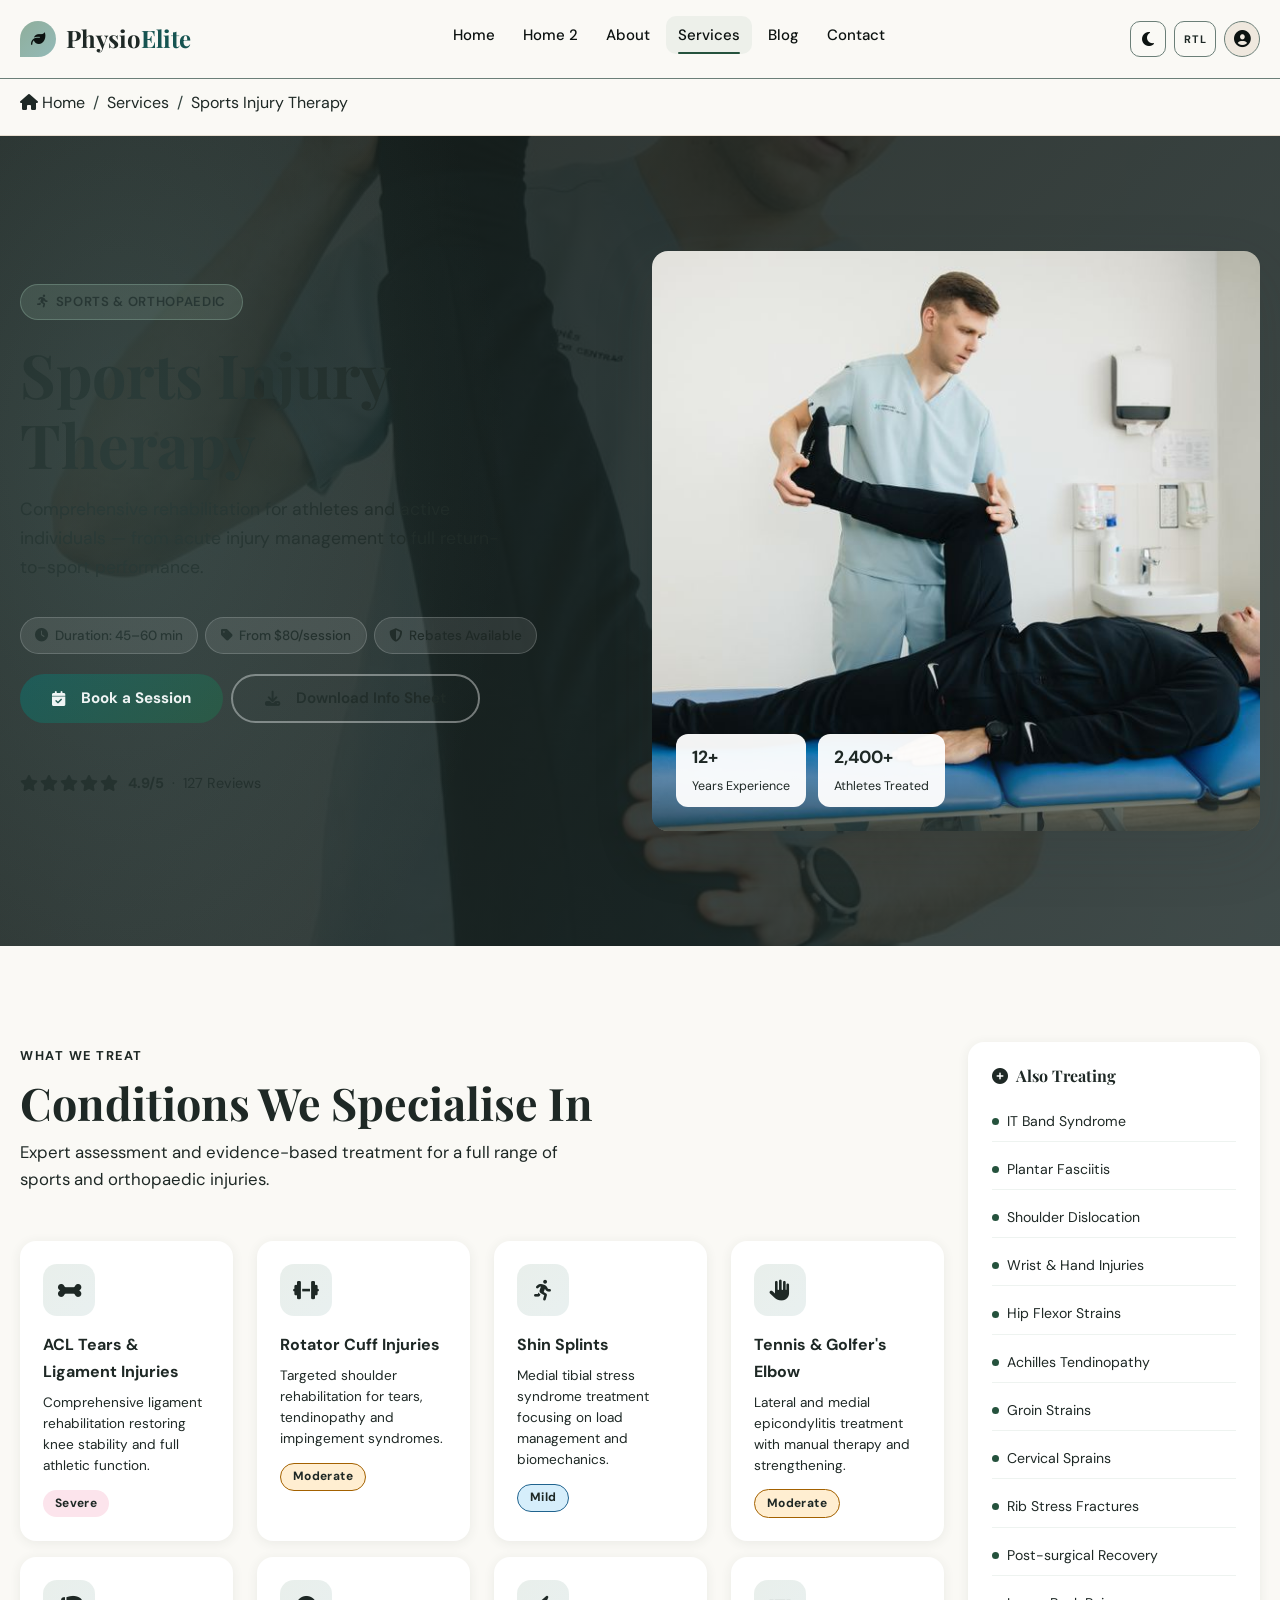
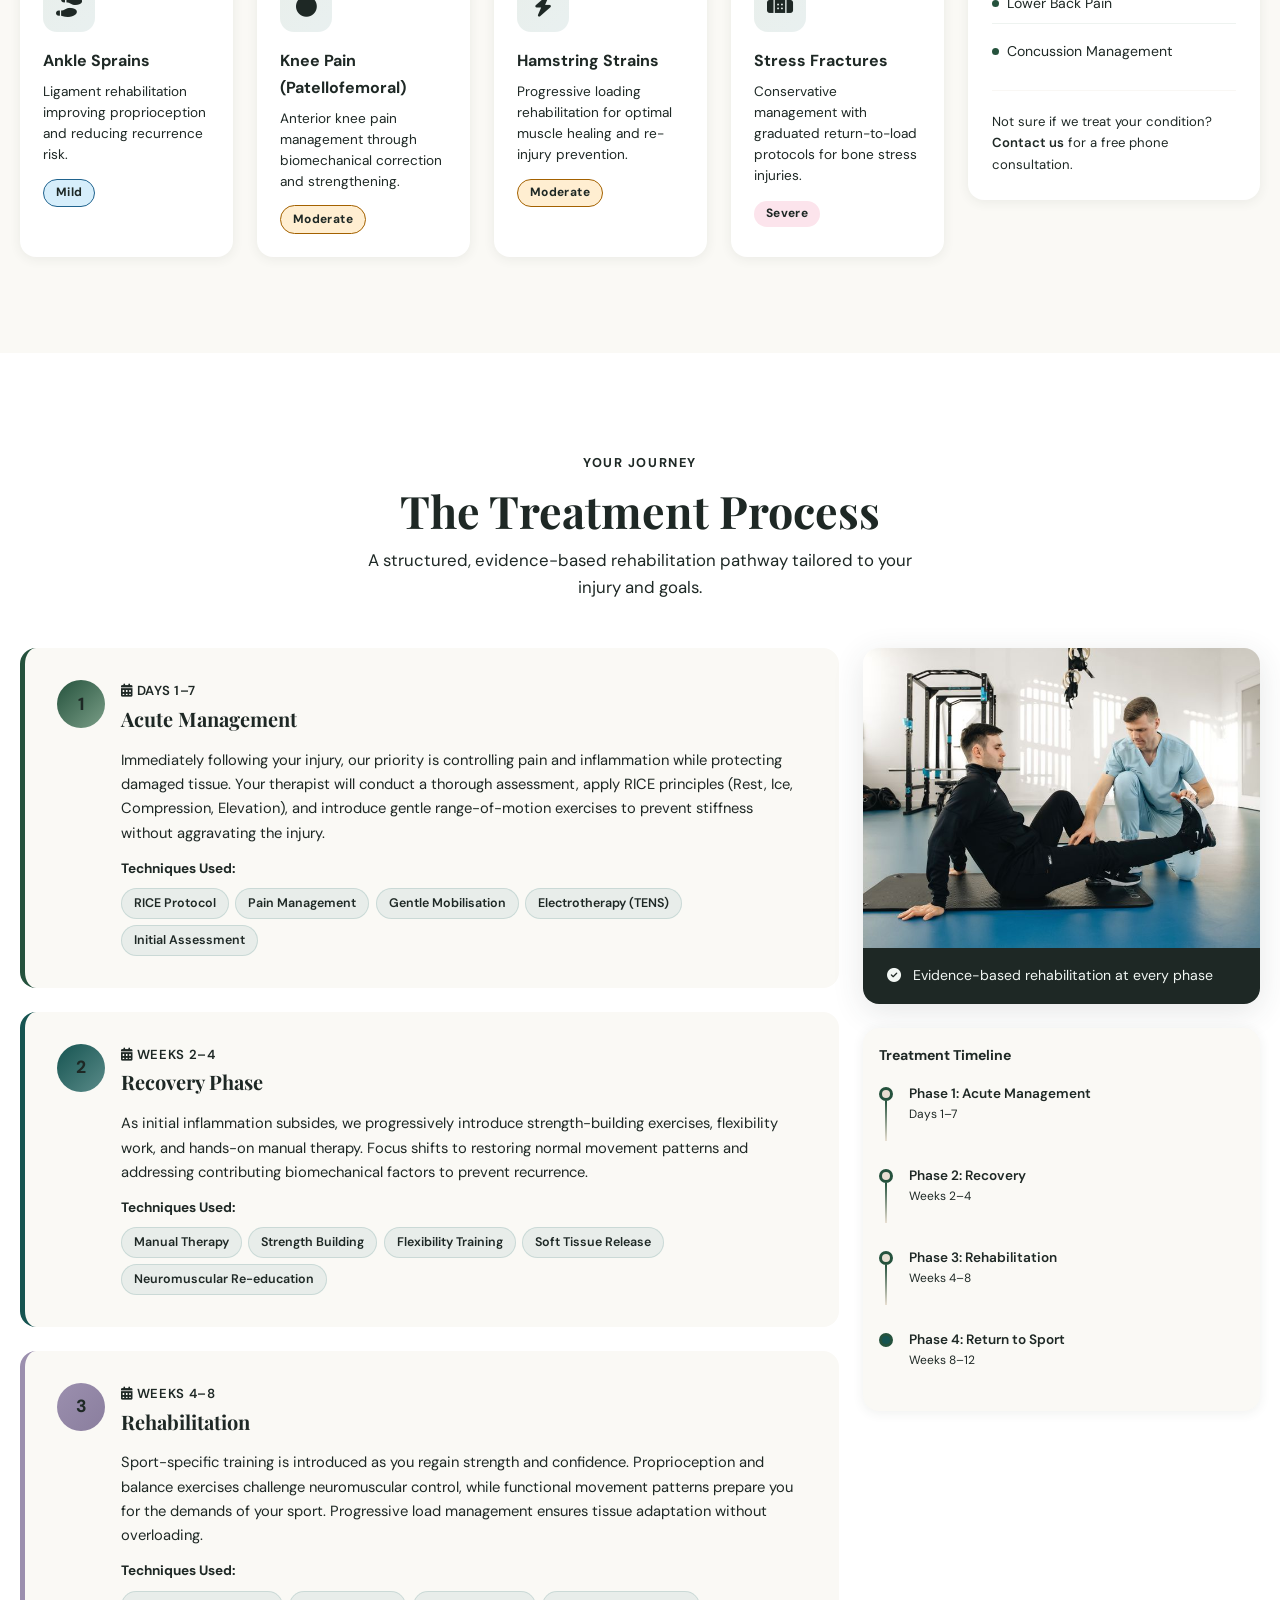
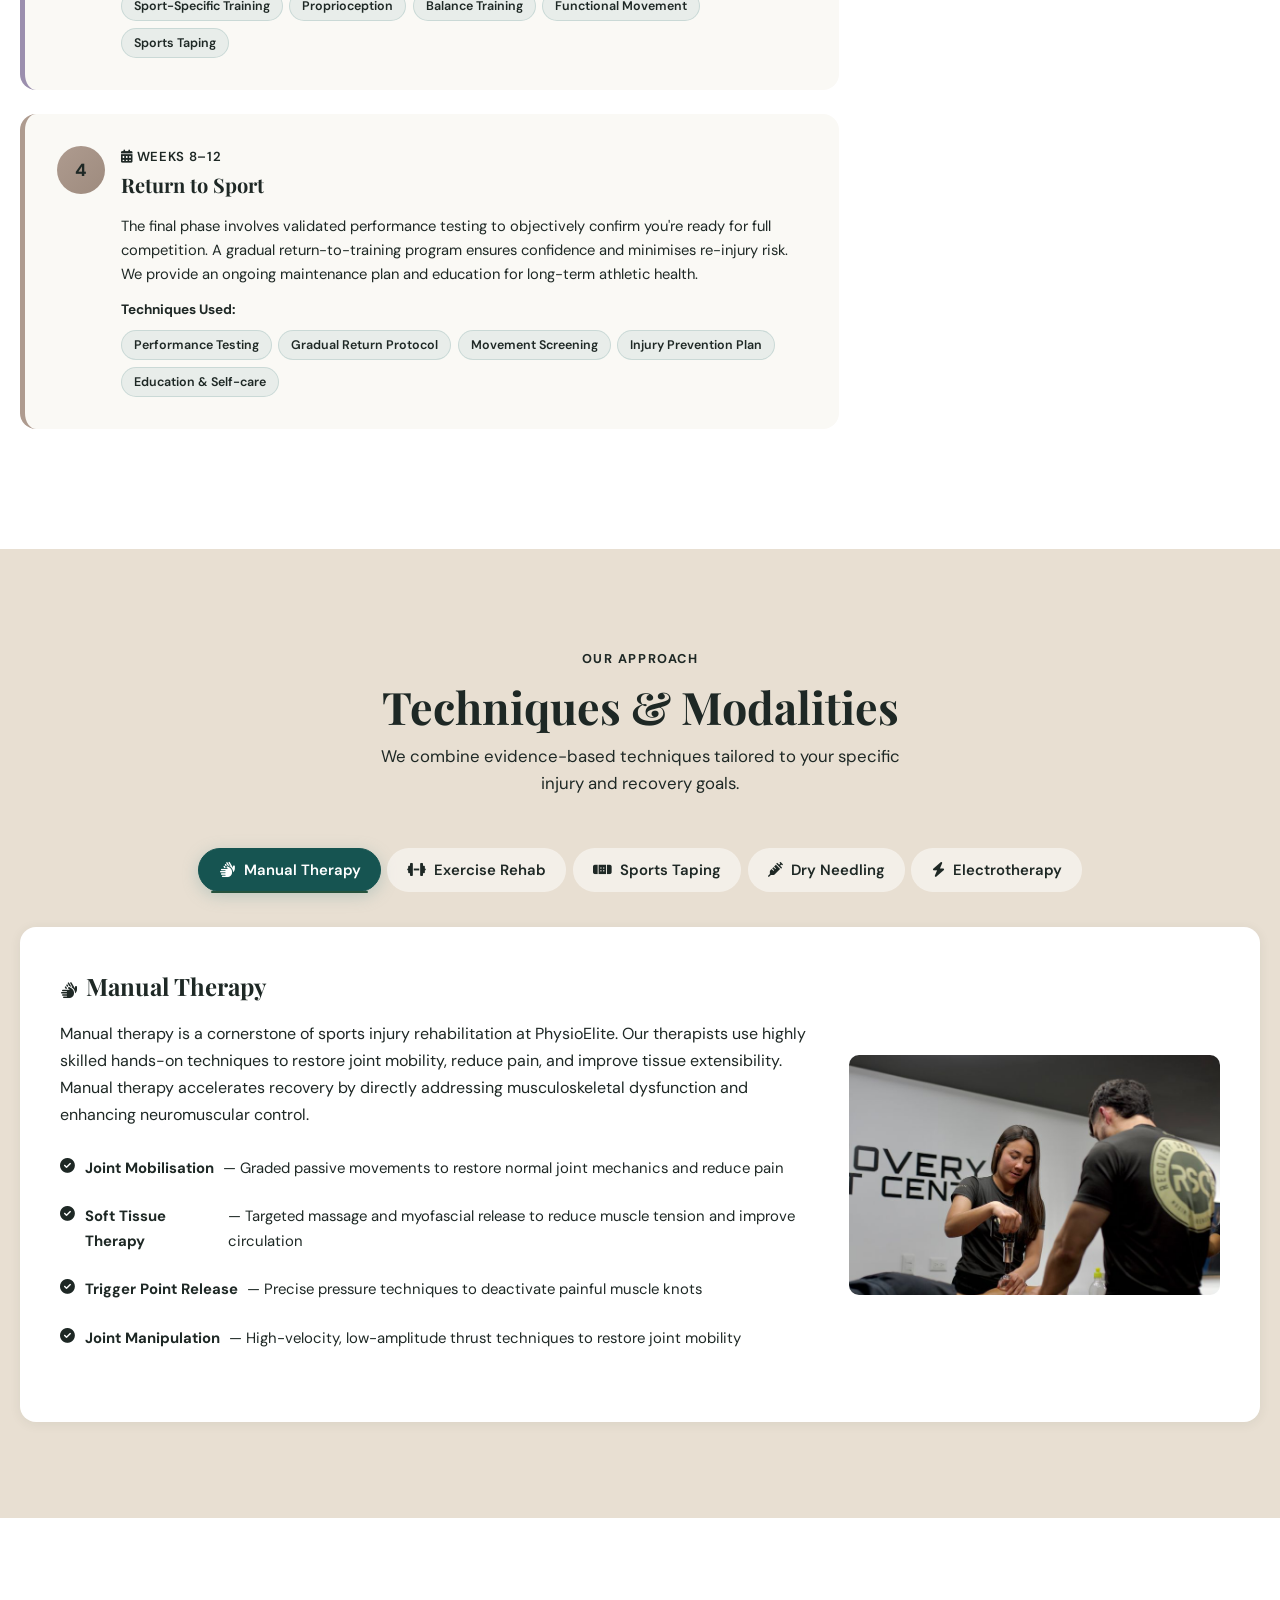
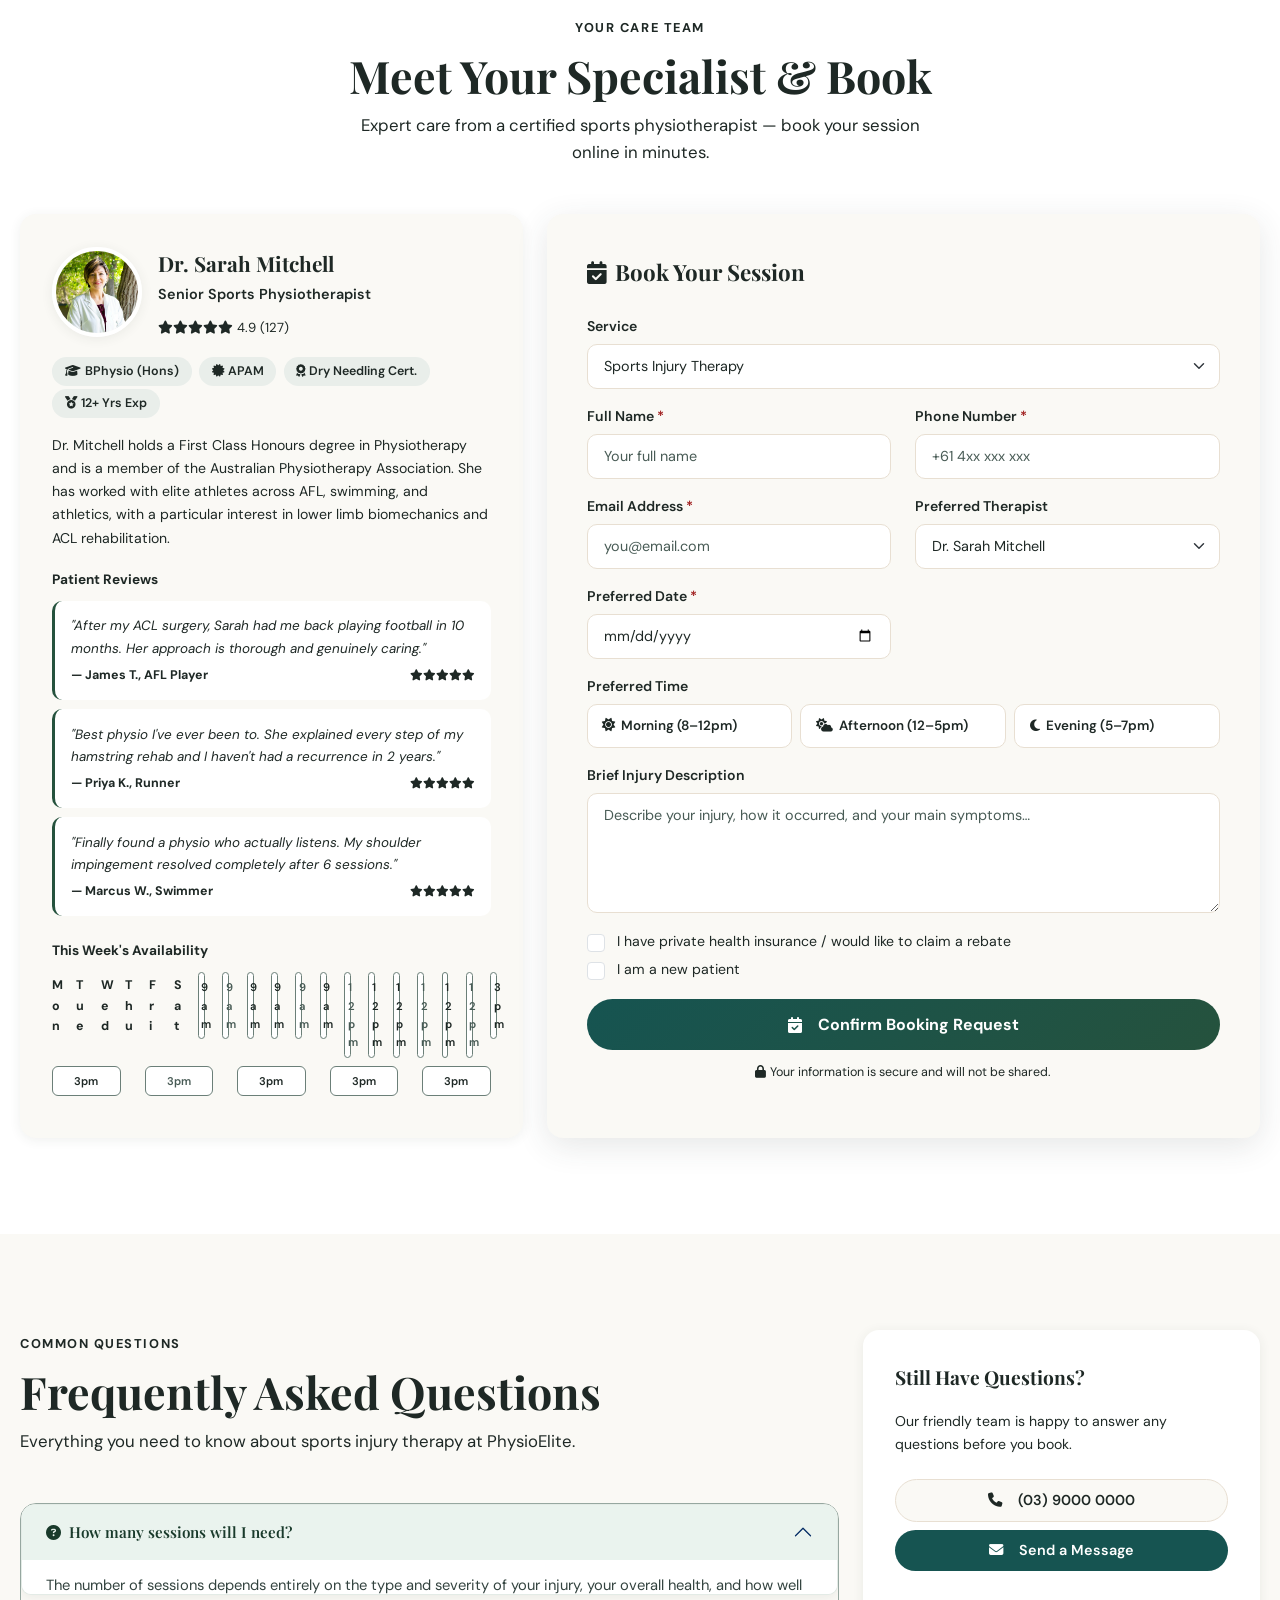
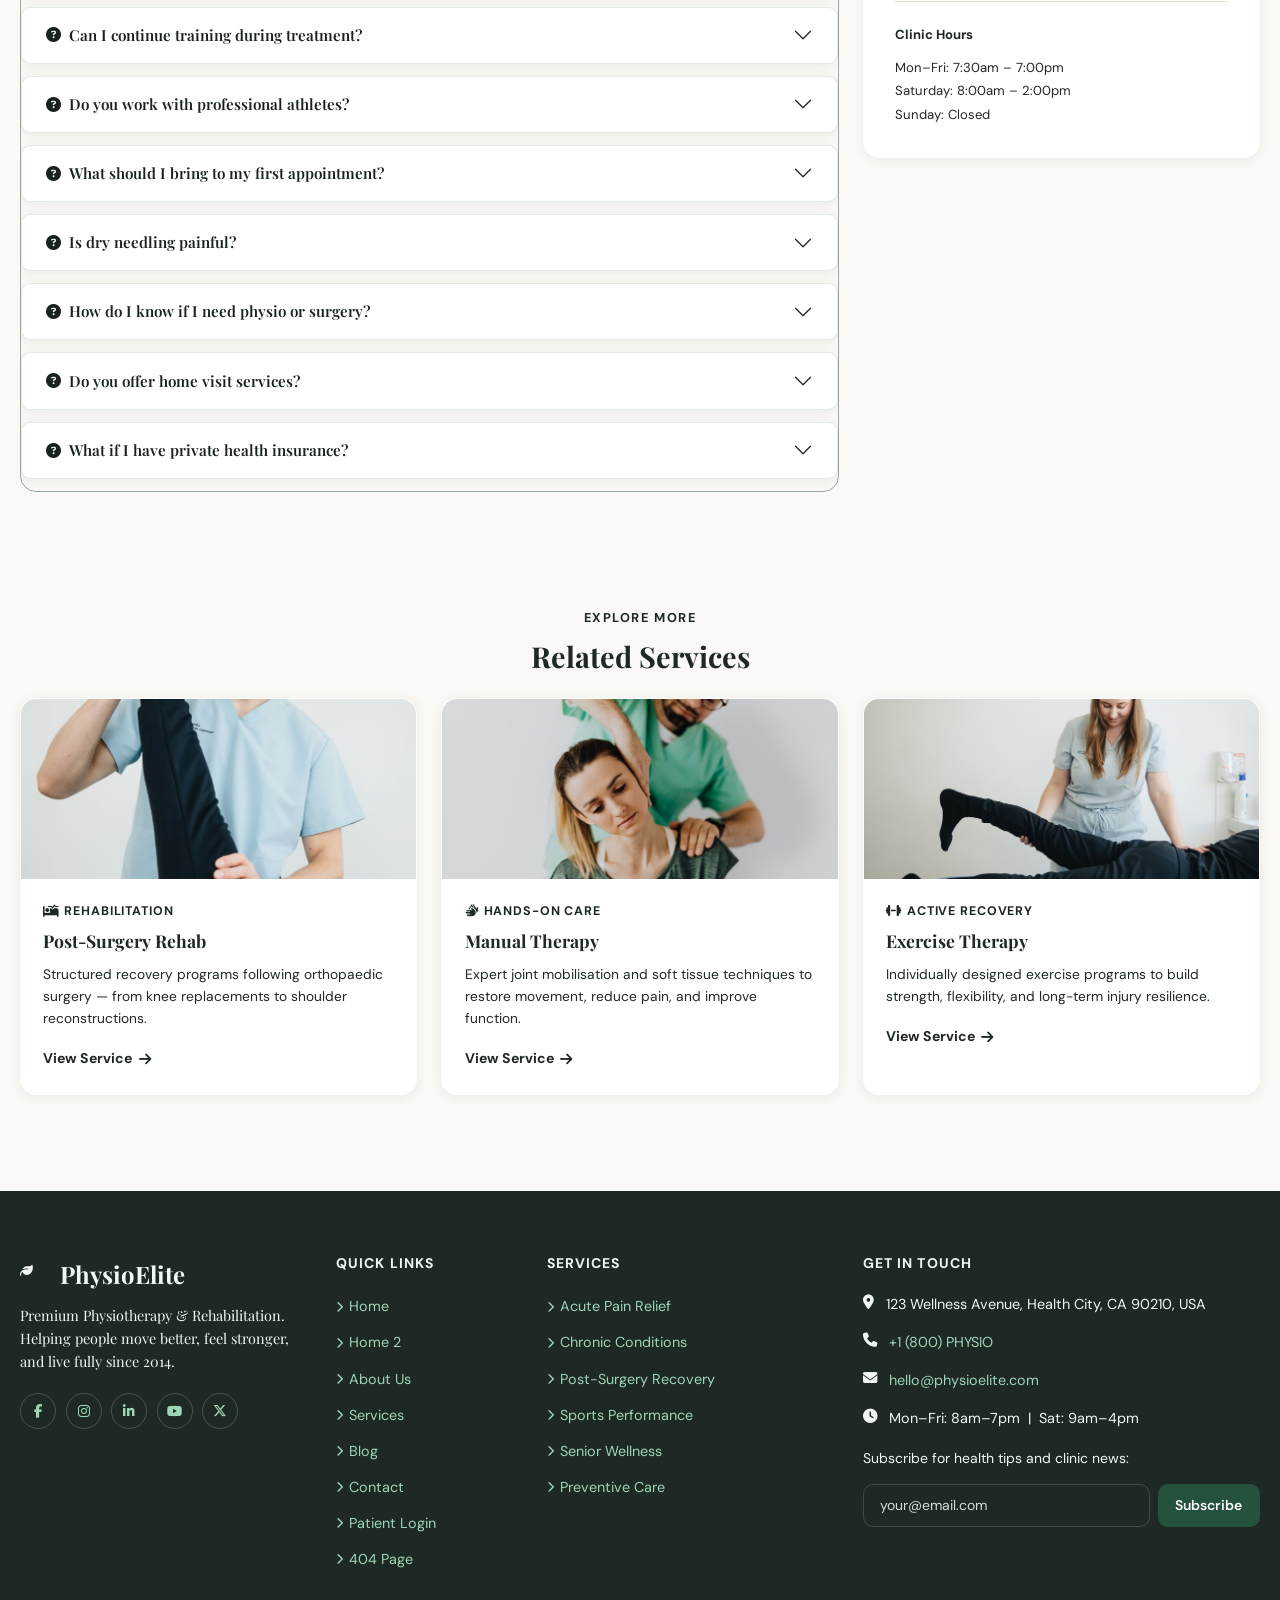
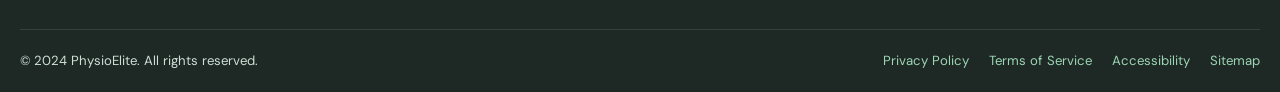
<file: pages/service-details.html>
<!DOCTYPE html>
<html lang="en" dir="ltr">
<head>
  <meta charset="UTF-8" />
  <meta name="viewport" content="width=device-width, initial-scale=1.0" />
  <title>Sports Injury Therapy | PhysioElite Premium Physiotherapy</title>
  <link rel="icon" type="image/svg+xml" href="../assets/img/favicon.svg" />
  <meta name="description" content="Comprehensive sports injury therapy at PhysioElite. Expert rehabilitation for ACL tears, rotator cuff injuries, shin splints and more. Book from $80/session." />
  <meta name="keywords" content="sports injury therapy, physiotherapy, ACL rehabilitation, sports physio, physiotherapist" />
  <meta property="og:title" content="Sports Injury Therapy | PhysioElite" />
  <meta property="og:description" content="Comprehensive rehabilitation for athletes and active individuals. Expert sports physiotherapy." />
  <meta property="og:type" content="website" />

  <!-- Schema.org MedicalProcedure -->
  <script type="application/ld+json">
  {
    "@context": "https://schema.org",
    "@type": "MedicalProcedure",
    "name": "Sports Injury Therapy",
    "description": "Comprehensive rehabilitation for athletes and active individuals suffering from sports-related injuries including ACL tears, rotator cuff injuries, shin splints, and more.",
    "procedureType": "PhysicalTherapy",
    "followup": "Return to sport assessment after 8-12 weeks",
    "preparation": "Wear comfortable clothing, bring any imaging results",
    "howPerformed": "Assessment, manual therapy, exercise rehabilitation, electrotherapy, sports taping",
    "provider": {
      "@type": "MedicalBusiness",
      "name": "PhysioElite",
      "description": "Premium Physiotherapy & Rehabilitation",
      "priceRange": "$$"
    }
  }
  </script>

  <!-- Google Fonts -->
  <link rel="preconnect" href="https://fonts.googleapis.com" />
  <link rel="preconnect" href="https://fonts.gstatic.com" crossorigin />
  <link href="https://fonts.googleapis.com/css2?family=DM+Sans:ital,opsz,wght@0,9..40,300;0,9..40,400;0,9..40,500;0,9..40,600;0,9..40,700;1,9..40,400&family=Playfair+Display:ital,wght@0,400;0,600;0,700;1,400;1,600&display=swap" rel="stylesheet" />
  <!-- Bootstrap 5.3 -->
  <link href="https://cdn.jsdelivr.net/npm/bootstrap@5.3.2/dist/css/bootstrap.min.css" rel="stylesheet" />
  <!-- Font Awesome 6 -->
  <link href="https://cdnjs.cloudflare.com/ajax/libs/font-awesome/6.5.0/css/all.min.css" rel="stylesheet" />
  <!-- Custom CSS -->
  <link rel="stylesheet" href="../assets/css/style.css" />

  <style>
    /* ===== CSS CUSTOM PROPERTIES ===== */
    :root {
      --sage: #8FAE9B;
      --teal: #6B9C9A;
      --ivory: #FAF9F5;
      --beige: #E8DFD2;
      --charcoal: #303A38;
      --charcoal-light: #4a5a57;
      --white: #ffffff;
      --shadow-sm: 0 2px 12px rgba(48,58,56,.08);
      --shadow-md: 0 8px 32px rgba(48,58,56,.12);
      --shadow-lg: 0 20px 60px rgba(48,58,56,.16);
      --radius: 16px;
      --radius-sm: 10px;
      --transition: .35s cubic-bezier(.4,0,.2,1);
      --font-body: 'DM Sans', sans-serif;
      --font-heading: 'Playfair Display', serif;
    }

    *, *::before, *::after { box-sizing: border-box; }

    body {
      font-family: var(--font-body);
      color: var(--charcoal);
      background: var(--white);
      overflow-x: hidden;
    }

    h1, h2, h3, .font-playfair { font-family: var(--font-heading); }

    img { max-width: 100%; }

    /* ===== NAVBAR ===== */
    .physio-nav {
      background: rgba(255,255,255,.97);
      backdrop-filter: blur(12px);
      border-bottom: 1px solid rgba(143,174,155,.18);
      transition: box-shadow var(--transition);
      padding: 0.6rem 0;
    }
    .physio-nav.scrolled { box-shadow: var(--shadow-md); }

    .navbar-brand .brand-text {
      font-family: var(--font-heading);
      font-size: 1.45rem;
      color: var(--charcoal);
      font-weight: 700;
    }
    .navbar-brand .brand-text span { color: var(--teal); }

    .nav-link {
      font-weight: 500;
      color: var(--charcoal) !important;
      padding: .5rem .9rem !important;
      border-radius: 8px;
      transition: background var(--transition), color var(--transition);
      font-size: .93rem;
    }
    .nav-link:hover, .nav-link.active {
      background: rgba(143,174,155,.15);
      color: var(--teal) !important;
    }

    .btn-nav-book {
      background: var(--teal);
      color: var(--white) !important;
      border-radius: 50px;
      padding: .45rem 1.3rem !important;
      font-weight: 600;
      transition: background var(--transition), transform var(--transition);
    }
    .btn-nav-book:hover {
      background: var(--sage);
      transform: translateY(-1px);
    }

    /* ===== BREADCRUMB ===== */
    .breadcrumb-wrap {
      background: var(--ivory);
      border-bottom: 1px solid var(--beige);
      padding: .65rem 0;
    }
    .breadcrumb-item a { color: var(--teal); text-decoration: none; }
    .breadcrumb-item.active { color: var(--charcoal-light); }
    .breadcrumb-item + .breadcrumb-item::before { color: var(--charcoal-light); }

    /* ===== SECTION 1 — HERO ===== */
    .service-hero {
      background: linear-gradient(135deg, var(--charcoal) 0%, #1e2a28 100%);
      min-height: 90vh;
      display: flex;
      align-items: center;
      position: relative;
      overflow: hidden;
      padding: 4rem 0;
    }
    .service-hero::before {
      content: '';
      position: absolute;
      top: -40%;
      left: -20%;
      width: 60%;
      height: 160%;
      background: radial-gradient(ellipse, rgba(107,156,154,.18) 0%, transparent 70%);
      pointer-events: none;
    }

    .hero-badge {
      display: inline-flex;
      align-items: center;
      gap: .45rem;
      background: rgba(143,174,155,.2);
      border: 1px solid rgba(143,174,155,.4);
      color: var(--sage);
      padding: .4rem 1rem;
      border-radius: 50px;
      font-size: .82rem;
      font-weight: 600;
      letter-spacing: .05em;
      text-transform: uppercase;
      margin-bottom: 1.2rem;
    }

    .hero-title {
      font-size: clamp(2.2rem, 5vw, 3.8rem);
      color: var(--white);
      line-height: 1.15;
      margin-bottom: 1rem;
      font-weight: 700;
    }
    .hero-title em { color: var(--sage); font-style: normal; }

    .hero-subtitle {
      color: rgba(255,255,255,.75);
      font-size: 1.1rem;
      margin-bottom: 2rem;
      max-width: 500px;
    }

    .info-pill {
      display: inline-flex;
      align-items: center;
      gap: .4rem;
      background: rgba(255,255,255,.1);
      border: 1px solid rgba(255,255,255,.18);
      color: var(--white);
      padding: .4rem .9rem;
      border-radius: 50px;
      font-size: .84rem;
      font-weight: 500;
      margin: .2rem .2rem .2rem 0;
    }
    .info-pill i { color: var(--sage); }

    .btn-hero-primary {
      background: linear-gradient(135deg, var(--teal), var(--sage));
      color: var(--white);
      border: none;
      border-radius: 50px;
      padding: .75rem 2rem;
      font-weight: 700;
      font-size: .95rem;
      transition: transform var(--transition), box-shadow var(--transition);
    }
    .btn-hero-primary:hover {
      transform: translateY(-2px);
      box-shadow: 0 8px 24px rgba(107,156,154,.4);
      color: var(--white);
    }

    .btn-hero-outline {
      background: transparent;
      color: var(--white);
      border: 2px solid rgba(255,255,255,.4);
      border-radius: 50px;
      padding: .75rem 2rem;
      font-weight: 600;
      font-size: .95rem;
      transition: all var(--transition);
    }
    .btn-hero-outline:hover {
      background: rgba(255,255,255,.1);
      border-color: rgba(255,255,255,.7);
      color: var(--white);
    }

    .hero-rating {
      display: inline-flex;
      align-items: center;
      gap: .5rem;
      margin-top: 1.5rem;
    }
    .hero-rating .stars { color: #F5B945; letter-spacing: 2px; }
    .hero-rating .rating-text { color: rgba(255,255,255,.8); font-size: .9rem; }

    .hero-image-wrap {
      position: relative;
      border-radius: var(--radius);
      overflow: hidden;
      box-shadow: var(--shadow-lg);
    }
    .hero-image-wrap img {
      width: 100%;
      height: 580px;
      object-fit: cover;
      display: block;
    }
    .hero-image-overlay {
      position: absolute;
      bottom: 0; left: 0; right: 0;
      background: linear-gradient(to top, rgba(48,58,56,.7) 0%, transparent 60%);
      padding: 2rem 1.5rem 1.5rem;
    }
    .hero-stat-badge {
      background: rgba(255,255,255,.95);
      border-radius: 12px;
      padding: .6rem 1rem;
      display: inline-flex;
      align-items: center;
      gap: .6rem;
      margin-right: .5rem;
    }
    .hero-stat-badge .stat-num { font-weight: 700; color: var(--teal); font-size: 1.1rem; }
    .hero-stat-badge .stat-label { font-size: .78rem; color: var(--charcoal-light); }

    /* ===== SECTION 2 — CONDITIONS ===== */
    .conditions-section { background: var(--ivory); padding: 6rem 0; }

    .section-label {
      display: inline-block;
      color: var(--teal);
      font-weight: 700;
      font-size: .8rem;
      letter-spacing: .12em;
      text-transform: uppercase;
      margin-bottom: .6rem;
    }
    .section-title {
      font-size: clamp(1.8rem, 3.5vw, 2.8rem);
      color: var(--charcoal);
      font-weight: 700;
      margin-bottom: .5rem;
    }
    .section-subtitle {
      color: var(--charcoal-light);
      font-size: 1.05rem;
      max-width: 560px;
    }

    .condition-card {
      background: var(--white);
      border-radius: var(--radius);
      padding: 1.4rem;
      border: 1.5px solid transparent;
      box-shadow: var(--shadow-sm);
      transition: transform var(--transition), border-color var(--transition), box-shadow var(--transition);
      height: 100%;
      cursor: default;
    }
    .condition-card:hover {
      transform: translateY(-4px);
      border-color: var(--sage);
      box-shadow: var(--shadow-md);
    }

    .condition-icon {
      width: 52px; height: 52px;
      background: linear-gradient(135deg, rgba(143,174,155,.2), rgba(107,156,154,.15));
      border-radius: 14px;
      display: flex;
      align-items: center;
      justify-content: center;
      font-size: 1.3rem;
      color: var(--teal);
      margin-bottom: 1rem;
    }
    .condition-name {
      font-weight: 700;
      font-size: 1rem;
      color: var(--charcoal);
      margin-bottom: .4rem;
    }
    .condition-desc {
      font-size: .85rem;
      color: var(--charcoal-light);
      line-height: 1.55;
      margin-bottom: .8rem;
    }

    .severity-badge {
      display: inline-block;
      padding: .2rem .7rem;
      border-radius: 50px;
      font-size: .75rem;
      font-weight: 700;
      letter-spacing: .04em;
    }
    .severity-mild { background: #e8f5e9; color: #2e7d32; }
    .severity-moderate { background: #fff3e0; color: #e65100; }
    .severity-severe { background: #fce4ec; color: #c62828; }

    .also-treating-card {
      background: var(--white);
      border-radius: var(--radius);
      padding: 1.5rem;
      box-shadow: var(--shadow-sm);
      position: sticky;
      top: 90px;
    }
    .also-treating-card h5 {
      font-weight: 700;
      color: var(--charcoal);
      margin-bottom: 1rem;
      font-size: 1rem;
    }
    .also-treating-list { list-style: none; padding: 0; margin: 0; }
    .also-treating-list li {
      display: flex;
      align-items: center;
      gap: .5rem;
      padding: .5rem 0;
      border-bottom: 1px solid rgba(143,174,155,.15);
      font-size: .88rem;
      color: var(--charcoal-light);
    }
    .also-treating-list li:last-child { border-bottom: none; }
    .also-treating-list li::before {
      content: '';
      width: 7px; height: 7px;
      background: var(--sage);
      border-radius: 50%;
      flex-shrink: 0;
    }

    /* ===== SECTION 3 — TREATMENT PROCESS ===== */
    .process-section { background: var(--white); padding: 6rem 0; }

    .phase-card {
      background: var(--ivory);
      border-radius: var(--radius);
      padding: 2rem;
      border-left: 5px solid var(--sage);
      position: relative;
      margin-bottom: 1.5rem;
      transition: box-shadow var(--transition), border-color var(--transition);
    }
    .phase-card:hover {
      box-shadow: var(--shadow-md);
      border-color: var(--teal);
    }
    .phase-card.phase-2 { border-color: var(--teal); }
    .phase-card.phase-3 { border-color: #9B8FAE; }
    .phase-card.phase-4 { border-color: #AE9B8F; }

    .phase-badge {
      width: 48px; height: 48px;
      border-radius: 50%;
      display: flex;
      align-items: center;
      justify-content: center;
      font-weight: 800;
      font-size: 1.1rem;
      color: var(--white);
      flex-shrink: 0;
    }
    .phase-1-badge { background: linear-gradient(135deg, var(--sage), #7a9e87); }
    .phase-2-badge { background: linear-gradient(135deg, var(--teal), #5a8b89); }
    .phase-3-badge { background: linear-gradient(135deg, #9B8FAE, #8a7e9e); }
    .phase-4-badge { background: linear-gradient(135deg, #AE9B8F, #9e8b7e); }

    .phase-title {
      font-family: var(--font-heading);
      font-size: 1.25rem;
      font-weight: 700;
      color: var(--charcoal);
      margin-bottom: .2rem;
    }
    .phase-timeline {
      font-size: .82rem;
      font-weight: 600;
      color: var(--teal);
      text-transform: uppercase;
      letter-spacing: .05em;
    }
    .phase-desc {
      color: var(--charcoal-light);
      font-size: .92rem;
      line-height: 1.65;
      margin: .8rem 0;
    }
    .technique-tags { display: flex; flex-wrap: wrap; gap: .4rem; }
    .technique-tag {
      background: rgba(107,156,154,.12);
      color: var(--teal);
      border: 1px solid rgba(107,156,154,.25);
      border-radius: 50px;
      padding: .25rem .75rem;
      font-size: .78rem;
      font-weight: 600;
    }

    .progress-sidebar {
      position: sticky;
      top: 90px;
    }
    .progress-step {
      display: flex;
      align-items: flex-start;
      gap: 1rem;
      margin-bottom: 1.5rem;
      cursor: pointer;
    }
    .progress-step-dot {
      width: 14px; height: 14px;
      border-radius: 50%;
      background: var(--beige);
      border: 3px solid var(--sage);
      flex-shrink: 0;
      margin-top: 4px;
      transition: background var(--transition);
    }
    .progress-step.active .progress-step-dot { background: var(--teal); }
    .progress-step-line {
      width: 2px;
      height: 40px;
      background: linear-gradient(to bottom, var(--sage), var(--beige));
      margin-left: 6px;
    }
    .progress-step-label { font-size: .85rem; font-weight: 600; color: var(--charcoal-light); }
    .progress-step.active .progress-step-label { color: var(--teal); }

    .process-image-card {
      border-radius: var(--radius);
      overflow: hidden;
      box-shadow: var(--shadow-md);
    }
    .process-image-card img { width: 100%; height: 300px; object-fit: cover; }
    .process-image-caption {
      background: var(--charcoal);
      color: var(--white);
      padding: 1rem 1.5rem;
      font-size: .88rem;
    }

    /* ===== SECTION 4 — TECHNIQUES & MODALITIES ===== */
    .techniques-section { background: var(--beige); padding: 6rem 0; }

    .technique-tabs .nav-link {
      background: rgba(255,255,255,.5) !important;
      border: 1.5px solid transparent !important;
      border-radius: 50px !important;
      color: var(--charcoal) !important;
      font-weight: 600 !important;
      padding: .55rem 1.2rem !important;
      margin: .2rem !important;
      transition: all var(--transition) !important;
    }
    .technique-tabs .nav-link:hover {
      background: rgba(255,255,255,.8) !important;
      border-color: var(--sage) !important;
      color: var(--teal) !important;
    }
    .technique-tabs .nav-link.active {
      background: var(--teal) !important;
      color: var(--white) !important;
      border-color: var(--teal) !important;
      box-shadow: 0 4px 16px rgba(107,156,154,.35) !important;
    }

    .technique-content {
      background: var(--white);
      border-radius: var(--radius);
      padding: 2.5rem;
      box-shadow: var(--shadow-sm);
    }
    .technique-content-title {
      font-family: var(--font-heading);
      font-size: 1.5rem;
      font-weight: 700;
      color: var(--charcoal);
      margin-bottom: .8rem;
    }
    .technique-content p {
      color: var(--charcoal-light);
      line-height: 1.7;
      margin-bottom: 1.2rem;
    }
    .technique-bullets { list-style: none; padding: 0; margin: 0 0 1.5rem; }
    .technique-bullets li {
      display: flex;
      align-items: flex-start;
      gap: .6rem;
      padding: .5rem 0;
      color: var(--charcoal);
      font-size: .93rem;
    }
    .technique-bullets li i {
      color: var(--teal);
      margin-top: 3px;
      flex-shrink: 0;
    }

    .technique-img {
      border-radius: var(--radius-sm);
      overflow: hidden;
      height: 240px;
    }
    .technique-img img { width: 100%; height: 100%; object-fit: cover; }

    /* ===== SECTION 5 — SPECIALIST & BOOKING ===== */
    .specialist-section { background: var(--white); padding: 6rem 0; }

    .specialist-card {
      background: var(--ivory);
      border-radius: var(--radius);
      padding: 2rem;
      box-shadow: var(--shadow-sm);
      height: 100%;
    }
    .specialist-photo {
      width: 90px; height: 90px;
      border-radius: 50%;
      object-fit: cover;
      border: 4px solid var(--white);
      box-shadow: var(--shadow-sm);
    }
    .specialist-name {
      font-family: var(--font-heading);
      font-size: 1.3rem;
      font-weight: 700;
      color: var(--charcoal);
      margin-bottom: .2rem;
    }
    .specialist-role {
      color: var(--teal);
      font-weight: 600;
      font-size: .9rem;
      margin-bottom: .6rem;
    }
    .cred-badge {
      display: inline-block;
      background: rgba(107,156,154,.12);
      color: var(--teal);
      border-radius: 50px;
      padding: .25rem .8rem;
      font-size: .78rem;
      font-weight: 600;
      margin: .2rem .2rem 0 0;
    }

    .mini-review {
      background: var(--white);
      border-radius: var(--radius-sm);
      padding: .9rem 1rem;
      margin-top: .6rem;
      border-left: 3px solid var(--sage);
    }
    .mini-review p {
      font-size: .84rem;
      color: var(--charcoal-light);
      margin: 0 0 .3rem;
      font-style: italic;
    }
    .mini-review .reviewer { font-size: .78rem; font-weight: 700; color: var(--charcoal); }
    .mini-review .review-stars { color: #F5B945; font-size: .7rem; }

    .availability-grid { margin-top: 1.5rem; }
    .avail-day {
      font-size: .78rem;
      font-weight: 700;
      color: var(--charcoal-light);
      text-align: center;
      padding: .3rem .2rem;
    }
    .avail-slot {
      background: rgba(143,174,155,.18);
      border: 1px solid rgba(143,174,155,.3);
      color: var(--teal);
      border-radius: 6px;
      font-size: .7rem;
      font-weight: 600;
      text-align: center;
      padding: .3rem .15rem;
      margin: 2px 0;
      cursor: pointer;
      transition: background var(--transition);
    }
    .avail-slot:hover { background: var(--teal); color: var(--white); }
    .avail-slot.unavail { background: var(--beige); color: rgba(48,58,56,.35); border-color: transparent; cursor: default; }

    .booking-card {
      background: var(--ivory);
      border-radius: var(--radius);
      padding: 2.5rem;
      box-shadow: var(--shadow-md);
    }
    .booking-title {
      font-family: var(--font-heading);
      font-size: 1.4rem;
      font-weight: 700;
      color: var(--charcoal);
      margin-bottom: 1.5rem;
    }

    .form-label { font-weight: 600; font-size: .88rem; color: var(--charcoal); margin-bottom: .4rem; }
    .form-control, .form-select {
      border: 1.5px solid var(--beige);
      border-radius: 10px;
      padding: .65rem 1rem;
      color: var(--charcoal);
      font-family: var(--font-body);
      font-size: .9rem;
      transition: border-color var(--transition), box-shadow var(--transition);
    }
    .form-control:focus, .form-select:focus {
      border-color: var(--teal);
      box-shadow: 0 0 0 3px rgba(107,156,154,.18);
      outline: none;
    }

    .time-slot-btn {
      border: 1.5px solid var(--beige);
      background: var(--white);
      border-radius: 10px;
      padding: .6rem .9rem;
      font-size: .84rem;
      font-weight: 600;
      color: var(--charcoal);
      cursor: pointer;
      transition: all var(--transition);
      display: flex;
      align-items: center;
      gap: .4rem;
      flex: 1;
    }
    .time-slot-btn:hover, .time-slot-btn.selected {
      background: var(--teal);
      border-color: var(--teal);
      color: var(--white);
    }

    .btn-book-submit {
      background: linear-gradient(135deg, var(--teal), var(--sage));
      color: var(--white);
      border: none;
      border-radius: 50px;
      padding: .9rem 2rem;
      font-weight: 700;
      font-size: 1rem;
      width: 100%;
      transition: transform var(--transition), box-shadow var(--transition);
    }
    .btn-book-submit:hover {
      transform: translateY(-2px);
      box-shadow: 0 8px 24px rgba(107,156,154,.4);
      color: var(--white);
    }

    /* ===== SECTION 6 — FAQ + RELATED SERVICES ===== */
    .faq-section { background: var(--ivory); padding: 6rem 0; }

    .faq-accordion .accordion-item {
      border: 1.5px solid rgba(143,174,155,.25) !important;
      border-radius: var(--radius-sm) !important;
      margin-bottom: .75rem;
      overflow: hidden;
      box-shadow: var(--shadow-sm);
    }
    .faq-accordion .accordion-button {
      background: var(--white) !important;
      color: var(--charcoal) !important;
      font-weight: 600 !important;
      font-size: .95rem !important;
      padding: 1.1rem 1.5rem !important;
    }
    .faq-accordion .accordion-button:not(.collapsed) {
      background: rgba(107,156,154,.08) !important;
      color: var(--teal) !important;
      box-shadow: none !important;
    }
    .faq-accordion .accordion-button::after {
      filter: none;
    }
    .faq-accordion .accordion-button:not(.collapsed)::after {
      transform: rotate(-180deg);
    }
    .faq-accordion .accordion-body {
      background: var(--white) !important;
      color: var(--charcoal-light) !important;
      font-size: .92rem !important;
      line-height: 1.7 !important;
      padding: .8rem 1.5rem 1.3rem !important;
    }

    .related-service-card {
      background: var(--white);
      border-radius: var(--radius);
      overflow: hidden;
      box-shadow: var(--shadow-sm);
      border: 1.5px solid transparent;
      transition: transform var(--transition), border-color var(--transition), box-shadow var(--transition);
      height: 100%;
    }
    .related-service-card:hover {
      transform: translateY(-5px);
      border-color: var(--sage);
      box-shadow: var(--shadow-md);
    }
    .related-card-img { height: 180px; overflow: hidden; }
    .related-card-img img { width: 100%; height: 100%; object-fit: cover; transition: transform .5s ease; }
    .related-service-card:hover .related-card-img img { transform: scale(1.06); }
    .related-card-body { padding: 1.4rem; }
    .related-card-label { font-size: .78rem; font-weight: 700; color: var(--teal); text-transform: uppercase; letter-spacing: .07em; }
    .related-card-title { font-family: var(--font-heading); font-size: 1.1rem; font-weight: 700; color: var(--charcoal); margin: .3rem 0 .5rem; }
    .related-card-desc { font-size: .86rem; color: var(--charcoal-light); line-height: 1.6; margin-bottom: 1rem; }
    .btn-related {
      display: inline-flex;
      align-items: center;
      gap: .4rem;
      color: var(--teal);
      font-weight: 700;
      font-size: .88rem;
      text-decoration: none;
      transition: gap var(--transition);
    }
    .btn-related:hover { gap: .7rem; color: var(--charcoal); }

    /* ===== FOOTER ===== */
    .physio-footer {
      background: var(--charcoal);
      color: rgba(255,255,255,.75);
      padding: 4rem 0 0;
    }
    .footer-brand .brand-text { color: var(--white); font-family: var(--font-heading); font-size: 1.4rem; font-weight: 700; }
    .footer-brand .brand-text span { color: var(--sage); }
    .footer-desc { font-size: .88rem; line-height: 1.7; max-width: 280px; margin: .8rem 0 1.4rem; }

    .footer-social a {
      width: 38px; height: 38px;
      border-radius: 50%;
      background: rgba(255,255,255,.08);
      display: inline-flex;
      align-items: center;
      justify-content: center;
      color: rgba(255,255,255,.7);
      text-decoration: none;
      margin-right: .4rem;
      transition: background var(--transition), color var(--transition);
      font-size: .88rem;
    }
    .footer-social a:hover { background: var(--teal); color: var(--white); }

    .footer-heading { color: var(--white); font-weight: 700; font-size: .95rem; margin-bottom: 1.2rem; }
    .footer-links { list-style: none; padding: 0; margin: 0; }
    .footer-links li { margin-bottom: .6rem; }
    .footer-links a { color: rgba(255,255,255,.65); text-decoration: none; font-size: .88rem; transition: color var(--transition); }
    .footer-links a:hover { color: var(--sage); }

    .footer-contact-item { display: flex; align-items: flex-start; gap: .7rem; margin-bottom: .8rem; }
    .footer-contact-item i { color: var(--sage); margin-top: 2px; font-size: .9rem; }
    .footer-contact-item span { font-size: .88rem; color: rgba(255,255,255,.65); }

    .footer-bottom {
      border-top: 1px solid rgba(255,255,255,.08);
      padding: 1.4rem 0;
      margin-top: 3rem;
    }
    .footer-bottom p { font-size: .82rem; color: rgba(255,255,255,.45); margin: 0; }

    /* ===== SCROLL REVEAL ===== */
    .reveal {
      opacity: 0;
      transform: translateY(28px);
      transition: opacity .65s ease, transform .65s ease;
    }
    .reveal.visible {
      opacity: 1;
      transform: none;
    }
    .reveal-delay-1 { transition-delay: .1s; }
    .reveal-delay-2 { transition-delay: .2s; }
    .reveal-delay-3 { transition-delay: .3s; }
    .reveal-delay-4 { transition-delay: .4s; }
    .reveal-delay-5 { transition-delay: .5s; }

    /* ===== RESPONSIVE ===== */
    @media (max-width: 991.98px) {
      .service-hero { min-height: auto; padding: 3rem 0; }
      .hero-image-wrap img { height: 320px; }
      .also-treating-card { position: static; }
      .progress-sidebar { position: static; display: flex; gap: 1rem; overflow-x: auto; padding-bottom: .5rem; }
      .progress-step-line { display: none; }
      .specialist-card { margin-bottom: 2rem; }
    }
    @media (max-width: 575.98px) {
      .info-pill { font-size: .78rem; padding: .35rem .7rem; }
      .technique-content { padding: 1.5rem; }
      .booking-card { padding: 1.5rem; }
      .hero-image-wrap img { height: 220px; }
    }

    /* Smooth tab fade */
    .tab-pane { transition: opacity .3s ease; }
    .tab-pane.show.active { opacity: 1; }
  </style>
  <link rel="stylesheet" href="../assets/css/contrast-fixes.css" />
  <link rel="stylesheet" href="../assets/css/rtl.css" />
  <link rel="stylesheet" href="../assets/css/responsive.css?v=2" />
</head>
<body>

<!-- ===== STICKY NAVBAR ===== -->
<nav id="mainNav" class="navbar navbar-expand-lg" aria-label="Main navigation">
    <div class="container">

      <!-- Brand -->
      <a class="navbar-brand" href="../index.html" aria-label="PhysioElite Home">
        <div class="brand-leaf" aria-hidden="true"><i class="fa-solid fa-leaf"></i></div>
        <span>Physio<span class="brand-name-pe">Elite</span></span>
      </a>

      <!-- Mobile Controls -->
      <div class="d-flex d-lg-none align-items-center gap-2 ms-auto">
        <button id="darkToggle" data-theme-toggle aria-label="Toggle dark mode">
          <i class="fa-solid fa-moon" id="darkIcon"></i>
        </button>
        <div class="dropdown">
          <a href="#" class="nav-profile-btn" role="button" data-bs-toggle="dropdown" aria-expanded="false" aria-label="Account menu">
            <i class="fa-solid fa-user-circle" aria-hidden="true"></i>
          </a>
          <ul class="dropdown-menu dropdown-menu-end border-0 shadow">
            <li><a class="dropdown-item" href="login.html"><i class="fa-solid fa-right-to-bracket me-2"></i>Login</a></li>
            <li><a class="dropdown-item" href="patient-dashboard.html"><i class="fa-solid fa-user-injured me-2"></i>Patient Dashboard</a></li>
            <li><a class="dropdown-item" href="admin-dashboard.html"><i class="fa-solid fa-user-shield me-2"></i>Admin Dashboard</a></li>
          </ul>
        </div>
        <button class="navbar-toggler" type="button" data-bs-toggle="collapse" data-bs-target="#navbarMenu" aria-controls="navbarMenu" aria-expanded="false" aria-label="Toggle navigation">
          <i class="fa-solid fa-bars navbar-toggler-icon"></i>
        </button>
      </div>

      <!-- Nav Menu -->
      <div class="collapse navbar-collapse" id="navbarMenu">
        <ul class="navbar-nav mx-auto gap-1" role="list">
          <li class="nav-item"><a class="nav-link nav-link-custom" href="home1.html">Home</a></li>
          <li class="nav-item"><a class="nav-link nav-link-custom" href="home2.html">Home 2</a></li>
          <li class="nav-item"><a class="nav-link nav-link-custom" href="about.html">About</a></li>
          <li class="nav-item"><a class="nav-link nav-link-custom" href="services.html">Services</a></li>
          <li class="nav-item"><a class="nav-link nav-link-custom" href="blog.html">Blog</a></li>
          <li class="nav-item"><a class="nav-link nav-link-custom" href="contact.html">Contact</a></li>
        </ul>
        <div class="d-flex align-items-center gap-2">
          <button id="darkToggleDesktop" class="d-none d-lg-flex" data-theme-toggle aria-label="Toggle dark mode" style="background:none;border:1.5px solid var(--border-color);color:var(--text-secondary);border-radius:var(--radius-sm);width:36px;height:36px;align-items:center;justify-content:center;cursor:pointer;transition:var(--transition);">
            <i class="fa-solid fa-moon" id="darkIconDesktop"></i>
          </button>
          <div class="dropdown">
            <a href="#" class="nav-profile-btn" role="button" data-bs-toggle="dropdown" aria-expanded="false" aria-label="Account menu">
              <i class="fa-solid fa-user-circle" aria-hidden="true"></i>
            </a>
            <ul class="dropdown-menu dropdown-menu-end border-0 shadow">
              <li><a class="dropdown-item" href="login.html"><i class="fa-solid fa-right-to-bracket me-2"></i>Login</a></li>
              <li><a class="dropdown-item" href="patient-dashboard.html"><i class="fa-solid fa-user-injured me-2"></i>Patient Dashboard</a></li>
              <li><a class="dropdown-item" href="admin-dashboard.html"><i class="fa-solid fa-user-shield me-2"></i>Admin Dashboard</a></li>
            </ul>
          </div>
        </div>
      </div>

    </div>
  </nav>

<!-- ===== BREADCRUMB ===== -->
<div class="breadcrumb-wrap">
  <div class="container">
    <nav aria-label="breadcrumb">
      <ol class="breadcrumb mb-0">
        <li class="breadcrumb-item"><a href="../index.html"><i class="fas fa-home me-1"></i>Home</a></li>
        <li class="breadcrumb-item"><a href="services.html">Services</a></li>
        <li class="breadcrumb-item active" aria-current="page">Sports Injury Therapy</li>
      </ol>
    </nav>
  </div>
</div>

<!-- ============================================================
     SECTION 1 — SERVICE DETAIL HERO
     ============================================================ -->
<section class="service-hero" aria-labelledby="heroTitle">
  <div class="container">
    <div class="row align-items-center g-5">
      <!-- Left — Service Info -->
      <div class="col-lg-6 reveal">
        <div class="hero-badge">
          <i class="fas fa-running"></i>
          Sports &amp; Orthopaedic
        </div>
        <h1 class="hero-title" id="heroTitle">
          Sports Injury<br><em>Therapy</em>
        </h1>
        <p class="hero-subtitle">
          Comprehensive rehabilitation for athletes and active individuals — from acute injury management to full return-to-sport performance.
        </p>

        <!-- Info Pills -->
        <div class="mb-3" role="list" aria-label="Service information">
          <span class="info-pill" role="listitem"><i class="fas fa-clock"></i> Duration: 45–60 min</span>
          <span class="info-pill" role="listitem"><i class="fas fa-tag"></i> From $80/session</span>
          <span class="info-pill" role="listitem"><i class="fas fa-shield-alt"></i> Rebates Available</span>
        </div>

        <!-- CTA Buttons -->
        <div class="d-flex flex-wrap gap-2 mb-4">
          <a href="contact.html" class="btn btn-hero-primary">
            <i class="fas fa-calendar-check me-2"></i>Book a Session
          </a>
          <a href="#" class="btn btn-hero-outline" download>
            <i class="fas fa-download me-2"></i>Download Info Sheet
          </a>
        </div>

        <!-- Rating -->
        <div class="hero-rating" aria-label="4.9 out of 5 stars from 127 reviews">
          <span class="stars" aria-hidden="true"><i class="fa-solid fa-star"></i><i class="fa-solid fa-star"></i><i class="fa-solid fa-star"></i><i class="fa-solid fa-star"></i><i class="fa-solid fa-star"></i></span>
          <span class="rating-text"><strong style="color:#fff;">4.9/5</strong> &nbsp;·&nbsp; 127 Reviews</span>
        </div>
      </div>

      <!-- Right — Image -->
      <div class="col-lg-6 reveal reveal-delay-2">
        <div class="hero-image-wrap">
          <img src="../assets/img/hero-physio.jpg"
               alt="Sports injury physiotherapy session — therapist treating an athlete's knee"
               loading="eager" />
          <div class="hero-image-overlay">
            <div class="hero-stat-badge">
              <div>
                <div class="stat-num">12+</div>
                <div class="stat-label">Years Experience</div>
              </div>
            </div>
            <div class="hero-stat-badge">
              <div>
                <div class="stat-num">2,400+</div>
                <div class="stat-label">Athletes Treated</div>
              </div>
            </div>
          </div>
        </div>
      </div>
    </div>
  </div>
</section>

<!-- ============================================================
     SECTION 2 — CONDITIONS WE SPECIALISE IN
     ============================================================ -->
<section class="conditions-section" aria-labelledby="conditionsTitle">
  <div class="container">
    <div class="row g-5">
      <!-- Main Grid -->
      <div class="col-lg-9">
        <div class="text-center text-lg-start mb-5 reveal">
          <span class="section-label">What We Treat</span>
          <h2 class="section-title" id="conditionsTitle">Conditions We Specialise In</h2>
          <p class="section-subtitle">Expert assessment and evidence-based treatment for a full range of sports and orthopaedic injuries.</p>
        </div>

        <div class="row g-3" role="list" aria-label="Conditions treated">
          <!-- Card 1 -->
          <div class="col-md-6 col-xl-3 reveal reveal-delay-1" role="listitem">
            <div class="condition-card">
              <div class="condition-icon"><i class="fas fa-bone"></i></div>
              <div class="condition-name">ACL Tears &amp; Ligament Injuries</div>
              <div class="condition-desc">Comprehensive ligament rehabilitation restoring knee stability and full athletic function.</div>
              <span class="severity-badge severity-severe">Severe</span>
            </div>
          </div>
          <!-- Card 2 -->
          <div class="col-md-6 col-xl-3 reveal reveal-delay-2" role="listitem">
            <div class="condition-card">
              <div class="condition-icon"><i class="fas fa-dumbbell"></i></div>
              <div class="condition-name">Rotator Cuff Injuries</div>
              <div class="condition-desc">Targeted shoulder rehabilitation for tears, tendinopathy and impingement syndromes.</div>
              <span class="severity-badge severity-moderate">Moderate</span>
            </div>
          </div>
          <!-- Card 3 -->
          <div class="col-md-6 col-xl-3 reveal reveal-delay-3" role="listitem">
            <div class="condition-card">
              <div class="condition-icon"><i class="fas fa-running"></i></div>
              <div class="condition-name">Shin Splints</div>
              <div class="condition-desc">Medial tibial stress syndrome treatment focusing on load management and biomechanics.</div>
              <span class="severity-badge severity-mild">Mild</span>
            </div>
          </div>
          <!-- Card 4 -->
          <div class="col-md-6 col-xl-3 reveal reveal-delay-4" role="listitem">
            <div class="condition-card">
              <div class="condition-icon"><i class="fas fa-hand-paper"></i></div>
              <div class="condition-name">Tennis &amp; Golfer's Elbow</div>
              <div class="condition-desc">Lateral and medial epicondylitis treatment with manual therapy and strengthening.</div>
              <span class="severity-badge severity-moderate">Moderate</span>
            </div>
          </div>
          <!-- Card 5 -->
          <div class="col-md-6 col-xl-3 reveal reveal-delay-1" role="listitem">
            <div class="condition-card">
              <div class="condition-icon"><i class="fas fa-shoe-prints"></i></div>
              <div class="condition-name">Ankle Sprains</div>
              <div class="condition-desc">Ligament rehabilitation improving proprioception and reducing recurrence risk.</div>
              <span class="severity-badge severity-mild">Mild</span>
            </div>
          </div>
          <!-- Card 6 -->
          <div class="col-md-6 col-xl-3 reveal reveal-delay-2" role="listitem">
            <div class="condition-card">
              <div class="condition-icon"><i class="fas fa-circle"></i></div>
              <div class="condition-name">Knee Pain (Patellofemoral)</div>
              <div class="condition-desc">Anterior knee pain management through biomechanical correction and strengthening.</div>
              <span class="severity-badge severity-moderate">Moderate</span>
            </div>
          </div>
          <!-- Card 7 -->
          <div class="col-md-6 col-xl-3 reveal reveal-delay-3" role="listitem">
            <div class="condition-card">
              <div class="condition-icon"><i class="fas fa-bolt"></i></div>
              <div class="condition-name">Hamstring Strains</div>
              <div class="condition-desc">Progressive loading rehabilitation for optimal muscle healing and re-injury prevention.</div>
              <span class="severity-badge severity-moderate">Moderate</span>
            </div>
          </div>
          <!-- Card 8 -->
          <div class="col-md-6 col-xl-3 reveal reveal-delay-4" role="listitem">
            <div class="condition-card">
              <div class="condition-icon"><i class="fas fa-band-aid"></i></div>
              <div class="condition-name">Stress Fractures</div>
              <div class="condition-desc">Conservative management with graduated return-to-load protocols for bone stress injuries.</div>
              <span class="severity-badge severity-severe">Severe</span>
            </div>
          </div>
        </div>
      </div>

      <!-- Sidebar -->
      <div class="col-lg-3 reveal reveal-delay-3">
        <div class="also-treating-card">
          <h5><i class="fas fa-plus-circle me-2" style="color:var(--sage);"></i>Also Treating</h5>
          <ul class="also-treating-list" aria-label="Additional conditions treated">
            <li>IT Band Syndrome</li>
            <li>Plantar Fasciitis</li>
            <li>Shoulder Dislocation</li>
            <li>Wrist &amp; Hand Injuries</li>
            <li>Hip Flexor Strains</li>
            <li>Achilles Tendinopathy</li>
            <li>Groin Strains</li>
            <li>Cervical Sprains</li>
            <li>Rib Stress Fractures</li>
            <li>Post-surgical Recovery</li>
            <li>Lower Back Pain</li>
            <li>Concussion Management</li>
          </ul>
          <hr style="border-color:var(--beige);margin:1.2rem 0;" />
          <p style="font-size:.82rem;color:var(--charcoal-light);margin:0;">Not sure if we treat your condition? <a href="contact.html" style="color:var(--teal);font-weight:600;">Contact us</a> for a free phone consultation.</p>
        </div>
      </div>
    </div>
  </div>
</section>

<!-- ============================================================
     SECTION 3 — TREATMENT PROCESS
     ============================================================ -->
<section class="process-section" aria-labelledby="processTitle">
  <div class="container">
    <div class="text-center mb-5 reveal">
      <span class="section-label">Your Journey</span>
      <h2 class="section-title" id="processTitle">The Treatment Process</h2>
      <p class="section-subtitle mx-auto">A structured, evidence-based rehabilitation pathway tailored to your injury and goals.</p>
    </div>

    <div class="row g-5">
      <!-- Phase Cards -->
      <div class="col-lg-8">
        <!-- Phase 1 -->
        <div class="phase-card reveal" id="phase-1-card">
          <div class="d-flex align-items-start gap-3">
            <div class="phase-badge phase-1-badge">1</div>
            <div class="flex-grow-1">
              <div class="phase-timeline"><i class="fas fa-calendar-alt me-1"></i>Days 1–7</div>
              <div class="phase-title">Acute Management</div>
              <p class="phase-desc">
                Immediately following your injury, our priority is controlling pain and inflammation while protecting damaged tissue. Your therapist will conduct a thorough assessment, apply RICE principles (Rest, Ice, Compression, Elevation), and introduce gentle range-of-motion exercises to prevent stiffness without aggravating the injury.
              </p>
              <div class="mb-2" style="font-size:.85rem;font-weight:700;color:var(--charcoal);">Techniques Used:</div>
              <div class="technique-tags">
                <span class="technique-tag">RICE Protocol</span>
                <span class="technique-tag">Pain Management</span>
                <span class="technique-tag">Gentle Mobilisation</span>
                <span class="technique-tag">Electrotherapy (TENS)</span>
                <span class="technique-tag">Initial Assessment</span>
              </div>
            </div>
          </div>
        </div>

        <!-- Phase 2 -->
        <div class="phase-card phase-2 reveal reveal-delay-1" id="phase-2-card">
          <div class="d-flex align-items-start gap-3">
            <div class="phase-badge phase-2-badge">2</div>
            <div class="flex-grow-1">
              <div class="phase-timeline"><i class="fas fa-calendar-alt me-1"></i>Weeks 2–4</div>
              <div class="phase-title">Recovery Phase</div>
              <p class="phase-desc">
                As initial inflammation subsides, we progressively introduce strength-building exercises, flexibility work, and hands-on manual therapy. Focus shifts to restoring normal movement patterns and addressing contributing biomechanical factors to prevent recurrence.
              </p>
              <div class="mb-2" style="font-size:.85rem;font-weight:700;color:var(--charcoal);">Techniques Used:</div>
              <div class="technique-tags">
                <span class="technique-tag">Manual Therapy</span>
                <span class="technique-tag">Strength Building</span>
                <span class="technique-tag">Flexibility Training</span>
                <span class="technique-tag">Soft Tissue Release</span>
                <span class="technique-tag">Neuromuscular Re-education</span>
              </div>
            </div>
          </div>
        </div>

        <!-- Phase 3 -->
        <div class="phase-card phase-3 reveal reveal-delay-2" id="phase-3-card">
          <div class="d-flex align-items-start gap-3">
            <div class="phase-badge phase-3-badge">3</div>
            <div class="flex-grow-1">
              <div class="phase-timeline"><i class="fas fa-calendar-alt me-1"></i>Weeks 4–8</div>
              <div class="phase-title">Rehabilitation</div>
              <p class="phase-desc">
                Sport-specific training is introduced as you regain strength and confidence. Proprioception and balance exercises challenge neuromuscular control, while functional movement patterns prepare you for the demands of your sport. Progressive load management ensures tissue adaptation without overloading.
              </p>
              <div class="mb-2" style="font-size:.85rem;font-weight:700;color:var(--charcoal);">Techniques Used:</div>
              <div class="technique-tags">
                <span class="technique-tag">Sport-Specific Training</span>
                <span class="technique-tag">Proprioception</span>
                <span class="technique-tag">Balance Training</span>
                <span class="technique-tag">Functional Movement</span>
                <span class="technique-tag">Sports Taping</span>
              </div>
            </div>
          </div>
        </div>

        <!-- Phase 4 -->
        <div class="phase-card phase-4 reveal reveal-delay-3" id="phase-4-card">
          <div class="d-flex align-items-start gap-3">
            <div class="phase-badge phase-4-badge">4</div>
            <div class="flex-grow-1">
              <div class="phase-timeline"><i class="fas fa-calendar-alt me-1"></i>Weeks 8–12</div>
              <div class="phase-title">Return to Sport</div>
              <p class="phase-desc">
                The final phase involves validated performance testing to objectively confirm you're ready for full competition. A gradual return-to-training program ensures confidence and minimises re-injury risk. We provide an ongoing maintenance plan and education for long-term athletic health.
              </p>
              <div class="mb-2" style="font-size:.85rem;font-weight:700;color:var(--charcoal);">Techniques Used:</div>
              <div class="technique-tags">
                <span class="technique-tag">Performance Testing</span>
                <span class="technique-tag">Gradual Return Protocol</span>
                <span class="technique-tag">Movement Screening</span>
                <span class="technique-tag">Injury Prevention Plan</span>
                <span class="technique-tag">Education &amp; Self-care</span>
              </div>
            </div>
          </div>
        </div>
      </div>

      <!-- Sidebar Progress + Image -->
      <div class="col-lg-4">
        <div class="progress-sidebar" aria-label="Treatment phases overview">
          <div class="mb-4 reveal">
            <div class="process-image-card">
              <img src="../assets/img/rehab-gym.jpg"
                   alt="Physiotherapy rehabilitation exercise session"
                   loading="lazy" />
              <div class="process-image-caption">
                <i class="fas fa-check-circle me-2" style="color:var(--sage);"></i>
                Evidence-based rehabilitation at every phase
              </div>
            </div>
          </div>

          <div class="p-3" style="background:var(--ivory);border-radius:var(--radius);box-shadow:var(--shadow-sm);">
            <div class="mb-3" style="font-size:.88rem;font-weight:700;color:var(--charcoal);">Treatment Timeline</div>
            <div class="progress-step active" data-phase="1">
              <div>
                <div class="progress-step-dot"></div>
                <div class="progress-step-line"></div>
              </div>
              <div>
                <div class="progress-step-label">Phase 1: Acute Management</div>
                <div style="font-size:.75rem;color:var(--charcoal-light);">Days 1–7</div>
              </div>
            </div>
            <div class="progress-step" data-phase="2">
              <div>
                <div class="progress-step-dot"></div>
                <div class="progress-step-line"></div>
              </div>
              <div>
                <div class="progress-step-label">Phase 2: Recovery</div>
                <div style="font-size:.75rem;color:var(--charcoal-light);">Weeks 2–4</div>
              </div>
            </div>
            <div class="progress-step" data-phase="3">
              <div>
                <div class="progress-step-dot"></div>
                <div class="progress-step-line"></div>
              </div>
              <div>
                <div class="progress-step-label">Phase 3: Rehabilitation</div>
                <div style="font-size:.75rem;color:var(--charcoal-light);">Weeks 4–8</div>
              </div>
            </div>
            <div class="progress-step" data-phase="4">
              <div>
                <div class="progress-step-dot"></div>
              </div>
              <div>
                <div class="progress-step-label">Phase 4: Return to Sport</div>
                <div style="font-size:.75rem;color:var(--charcoal-light);">Weeks 8–12</div>
              </div>
            </div>
          </div>
        </div>
      </div>
    </div>
  </div>
</section>

<!-- ============================================================
     SECTION 4 — TECHNIQUES & MODALITIES
     ============================================================ -->
<section class="techniques-section" aria-labelledby="techniquesTitle">
  <div class="container">
    <div class="text-center mb-5 reveal">
      <span class="section-label">Our Approach</span>
      <h2 class="section-title" id="techniquesTitle">Techniques &amp; Modalities</h2>
      <p class="section-subtitle mx-auto">We combine evidence-based techniques tailored to your specific injury and recovery goals.</p>
    </div>

    <!-- Tab Navigation -->
    <div class="d-flex justify-content-center mb-4 reveal">
      <ul class="nav technique-tabs flex-wrap justify-content-center" id="techniqueTabs" role="tablist" aria-label="Treatment techniques">
        <li class="nav-item" role="presentation">
          <button class="nav-link active" id="tab-manual" data-bs-toggle="tab" data-bs-target="#manual" type="button" role="tab" aria-controls="manual" aria-selected="true">
            <i class="fas fa-hands me-2"></i>Manual Therapy
          </button>
        </li>
        <li class="nav-item" role="presentation">
          <button class="nav-link" id="tab-exercise" data-bs-toggle="tab" data-bs-target="#exercise" type="button" role="tab" aria-controls="exercise" aria-selected="false">
            <i class="fas fa-dumbbell me-2"></i>Exercise Rehab
          </button>
        </li>
        <li class="nav-item" role="presentation">
          <button class="nav-link" id="tab-taping" data-bs-toggle="tab" data-bs-target="#taping" type="button" role="tab" aria-controls="taping" aria-selected="false">
            <i class="fas fa-band-aid me-2"></i>Sports Taping
          </button>
        </li>
        <li class="nav-item" role="presentation">
          <button class="nav-link" id="tab-needling" data-bs-toggle="tab" data-bs-target="#needling" type="button" role="tab" aria-controls="needling" aria-selected="false">
            <i class="fas fa-syringe me-2"></i>Dry Needling
          </button>
        </li>
        <li class="nav-item" role="presentation">
          <button class="nav-link" id="tab-electro" data-bs-toggle="tab" data-bs-target="#electro" type="button" role="tab" aria-controls="electro" aria-selected="false">
            <i class="fas fa-bolt me-2"></i>Electrotherapy
          </button>
        </li>
      </ul>
    </div>

    <!-- Tab Content -->
    <div class="tab-content" id="techniqueTabContent">
      <!-- Tab 1: Manual Therapy -->
      <div class="tab-pane fade show active" id="manual" role="tabpanel" aria-labelledby="tab-manual">
        <div class="technique-content reveal">
          <div class="row g-4 align-items-center">
            <div class="col-md-8">
              <div class="technique-content-title"><i class="fas fa-hands me-2" style="color:var(--teal);font-size:1rem;"></i>Manual Therapy</div>
              <p>Manual therapy is a cornerstone of sports injury rehabilitation at PhysioElite. Our therapists use highly skilled hands-on techniques to restore joint mobility, reduce pain, and improve tissue extensibility. Manual therapy accelerates recovery by directly addressing musculoskeletal dysfunction and enhancing neuromuscular control.</p>
              <ul class="technique-bullets" aria-label="Manual therapy techniques">
                <li><i class="fas fa-check-circle"></i><strong>Joint Mobilisation</strong> — Graded passive movements to restore normal joint mechanics and reduce pain</li>
                <li><i class="fas fa-check-circle"></i><strong>Soft Tissue Therapy</strong> — Targeted massage and myofascial release to reduce muscle tension and improve circulation</li>
                <li><i class="fas fa-check-circle"></i><strong>Trigger Point Release</strong> — Precise pressure techniques to deactivate painful muscle knots</li>
                <li><i class="fas fa-check-circle"></i><strong>Joint Manipulation</strong> — High-velocity, low-amplitude thrust techniques to restore joint mobility</li>
              </ul>
            </div>
            <div class="col-md-4">
              <div class="technique-img">
                <img src="../assets/img/clinic-treatment.jpg" alt="Manual therapy session" loading="lazy" />
              </div>
            </div>
          </div>
        </div>
      </div>

      <!-- Tab 2: Exercise Rehabilitation -->
      <div class="tab-pane fade" id="exercise" role="tabpanel" aria-labelledby="tab-exercise">
        <div class="technique-content">
          <div class="row g-4 align-items-center">
            <div class="col-md-8">
              <div class="technique-content-title"><i class="fas fa-dumbbell me-2" style="color:var(--teal);font-size:1rem;"></i>Exercise Rehabilitation</div>
              <p>Exercise is medicine. Our evidence-based exercise rehabilitation programs are individually designed to rebuild strength, flexibility, and endurance following injury. Progressively loaded therapeutic exercises promote tissue healing, improve neuromuscular control, and develop the physical capacity needed for safe return to sport.</p>
              <ul class="technique-bullets" aria-label="Exercise rehabilitation techniques">
                <li><i class="fas fa-check-circle"></i><strong>Therapeutic Exercise Programs</strong> — Individually prescribed exercise protocols aligned with your recovery phase</li>
                <li><i class="fas fa-check-circle"></i><strong>Progressive Strength Training</strong> — Targeted resistance work to rebuild muscle strength around injured structures</li>
                <li><i class="fas fa-check-circle"></i><strong>Flexibility &amp; Mobility</strong> — Stretching and movement drills to restore full range of motion</li>
                <li><i class="fas fa-check-circle"></i><strong>Sport-Specific Conditioning</strong> — Movement patterns and energy system training tailored to your sport</li>
              </ul>
            </div>
            <div class="col-md-4">
              <div class="technique-img">
                <img src="../assets/img/exercise-woman.jpg" alt="Exercise rehabilitation session" loading="lazy" />
              </div>
            </div>
          </div>
        </div>
      </div>

      <!-- Tab 3: Sports Taping -->
      <div class="tab-pane fade" id="taping" role="tabpanel" aria-labelledby="tab-taping">
        <div class="technique-content">
          <div class="row g-4 align-items-center">
            <div class="col-md-8">
              <div class="technique-content-title"><i class="fas fa-band-aid me-2" style="color:var(--teal);font-size:1rem;"></i>Sports Taping</div>
              <p>Sports taping is a versatile tool used to support injured structures, modify movement patterns, and facilitate neuromuscular feedback. Our therapists are trained in multiple taping methodologies and select the most appropriate technique based on your injury type, activity level, and treatment goals.</p>
              <ul class="technique-bullets" aria-label="Sports taping techniques">
                <li><i class="fas fa-check-circle"></i><strong>Kinesio Taping</strong> — Elastic therapeutic tape that supports tissues while allowing full range of movement</li>
                <li><i class="fas fa-check-circle"></i><strong>Rigid Strapping</strong> — Firm support taping for acute injuries and high-demand sporting activities</li>
                <li><i class="fas fa-check-circle"></i><strong>McConnell Taping</strong> — Patellar correction taping for patellofemoral pain syndrome</li>
                <li><i class="fas fa-check-circle"></i><strong>Deload Taping</strong> — Offloading techniques for tendinopathy and overuse conditions</li>
              </ul>
            </div>
            <div class="col-md-4">
              <div class="technique-img">
                <img src="../assets/img/sports-taping.jpg" alt="Sports taping technique" loading="lazy" />
              </div>
            </div>
          </div>
        </div>
      </div>

      <!-- Tab 4: Dry Needling -->
      <div class="tab-pane fade" id="needling" role="tabpanel" aria-labelledby="tab-needling">
        <div class="technique-content">
          <div class="row g-4 align-items-center">
            <div class="col-md-8">
              <div class="technique-content-title"><i class="fas fa-syringe me-2" style="color:var(--teal);font-size:1rem;"></i>Dry Needling</div>
              <p>Dry needling is an advanced technique using fine acupuncture needles inserted directly into myofascial trigger points — tight bands within muscles that cause local and referred pain. The technique stimulates a local twitch response, releasing the trigger point and restoring normal muscle function. It's particularly effective for chronic muscle pain and sports-related tension.</p>
              <ul class="technique-bullets" aria-label="Dry needling techniques">
                <li><i class="fas fa-check-circle"></i><strong>Myofascial Trigger Point Treatment</strong> — Directly targeting active and latent trigger points to relieve pain</li>
                <li><i class="fas fa-check-circle"></i><strong>Intramuscular Stimulation</strong> — Needle insertion into deep muscle layers to release chronic tension</li>
                <li><i class="fas fa-check-circle"></i><strong>Periosteal Pecking</strong> — Bone-level stimulation for tendinopathy and bone-related pain</li>
                <li><i class="fas fa-check-circle"></i><strong>Combined Approach</strong> — Dry needling integrated with exercise and manual therapy for optimal outcomes</li>
              </ul>
            </div>
            <div class="col-md-4">
              <div class="technique-img">
                <img src="../assets/img/needling.jpg" alt="Dry needling treatment" loading="lazy" />
              </div>
            </div>
          </div>
        </div>
      </div>

      <!-- Tab 5: Electrotherapy -->
      <div class="tab-pane fade" id="electro" role="tabpanel" aria-labelledby="tab-electro">
        <div class="technique-content">
          <div class="row g-4 align-items-center">
            <div class="col-md-8">
              <div class="technique-content-title"><i class="fas fa-bolt me-2" style="color:var(--teal);font-size:1rem;"></i>Electrotherapy</div>
              <p>Electrotherapy encompasses a range of modalities that use electrical or acoustic energy to accelerate tissue healing, reduce pain and inflammation, and improve muscle function. These adjunctive therapies complement hands-on treatment and exercise rehabilitation for comprehensive, faster recovery outcomes.</p>
              <ul class="technique-bullets" aria-label="Electrotherapy modalities">
                <li><i class="fas fa-check-circle"></i><strong>TENS (Transcutaneous Electrical Nerve Stimulation)</strong> — Pain relief through electrical nerve stimulation and endorphin release</li>
                <li><i class="fas fa-check-circle"></i><strong>Therapeutic Ultrasound</strong> — Deep tissue heating and cellular stimulation to accelerate healing</li>
                <li><i class="fas fa-check-circle"></i><strong>Low-Level Laser Therapy (LLLT)</strong> — Photobiomodulation to reduce inflammation and promote tissue repair</li>
                <li><i class="fas fa-check-circle"></i><strong>Interferential Therapy (IFT)</strong> — Medium-frequency currents for deeper pain relief and muscle stimulation</li>
              </ul>
            </div>
            <div class="col-md-4">
              <div class="technique-img">
                <img src="../assets/img/electrotherapy.jpg" alt="Electrotherapy treatment room" loading="lazy" />
              </div>
            </div>
          </div>
        </div>
      </div>
    </div>
  </div>
</section>

<!-- ============================================================
     SECTION 5 — SPECIALIST & BOOKING
     ============================================================ -->
<section class="specialist-section" aria-labelledby="specialistTitle">
  <div class="container">
    <div class="text-center mb-5 reveal">
      <span class="section-label">Your Care Team</span>
      <h2 class="section-title" id="specialistTitle">Meet Your Specialist &amp; Book</h2>
      <p class="section-subtitle mx-auto">Expert care from a certified sports physiotherapist — book your session online in minutes.</p>
    </div>

    <div class="row g-5">
      <!-- Left — Specialist Card -->
      <div class="col-lg-5 reveal">
        <div class="specialist-card">
          <!-- Specialist Header -->
          <div class="d-flex align-items-center gap-3 mb-3">
            <img src="../assets/img/staff-sarah-mitchell.jpg"
                 alt="Dr. Sarah Mitchell, Sports Physiotherapist"
                 class="specialist-photo"
                 loading="lazy" />
            <div>
              <div class="specialist-name">Dr. Sarah Mitchell</div>
              <div class="specialist-role">Senior Sports Physiotherapist</div>
              <div style="color:#F5B945;font-size:.82rem;"><i class="fa-solid fa-star"></i><i class="fa-solid fa-star"></i><i class="fa-solid fa-star"></i><i class="fa-solid fa-star"></i><i class="fa-solid fa-star"></i> <span style="color:var(--charcoal-light);">4.9 (127)</span></div>
            </div>
          </div>

          <!-- Credentials -->
          <div class="mb-3">
            <span class="cred-badge"><i class="fas fa-graduation-cap me-1"></i>BPhysio (Hons)</span>
            <span class="cred-badge"><i class="fas fa-certificate me-1"></i>APAM</span>
            <span class="cred-badge"><i class="fas fa-award me-1"></i>Dry Needling Cert.</span>
            <span class="cred-badge"><i class="fas fa-medal me-1"></i>12+ Yrs Exp</span>
          </div>

          <p style="font-size:.88rem;color:var(--charcoal-light);line-height:1.65;margin-bottom:1.2rem;">
            Dr. Mitchell holds a First Class Honours degree in Physiotherapy and is a member of the Australian Physiotherapy Association. She has worked with elite athletes across AFL, swimming, and athletics, with a particular interest in lower limb biomechanics and ACL rehabilitation.
          </p>

          <!-- Mini Reviews -->
          <div class="mb-1" style="font-size:.85rem;font-weight:700;color:var(--charcoal);">Patient Reviews</div>
          <div class="mini-review">
            <p>"After my ACL surgery, Sarah had me back playing football in 10 months. Her approach is thorough and genuinely caring."</p>
            <div class="d-flex justify-content-between align-items-center">
              <span class="reviewer">— James T., AFL Player</span>
              <span class="review-stars"><i class="fa-solid fa-star"></i><i class="fa-solid fa-star"></i><i class="fa-solid fa-star"></i><i class="fa-solid fa-star"></i><i class="fa-solid fa-star"></i></span>
            </div>
          </div>
          <div class="mini-review">
            <p>"Best physio I've ever been to. She explained every step of my hamstring rehab and I haven't had a recurrence in 2 years."</p>
            <div class="d-flex justify-content-between align-items-center">
              <span class="reviewer">— Priya K., Runner</span>
              <span class="review-stars"><i class="fa-solid fa-star"></i><i class="fa-solid fa-star"></i><i class="fa-solid fa-star"></i><i class="fa-solid fa-star"></i><i class="fa-solid fa-star"></i></span>
            </div>
          </div>
          <div class="mini-review">
            <p>"Finally found a physio who actually listens. My shoulder impingement resolved completely after 6 sessions."</p>
            <div class="d-flex justify-content-between align-items-center">
              <span class="reviewer">— Marcus W., Swimmer</span>
              <span class="review-stars"><i class="fa-solid fa-star"></i><i class="fa-solid fa-star"></i><i class="fa-solid fa-star"></i><i class="fa-solid fa-star"></i><i class="fa-solid fa-star"></i></span>
            </div>
          </div>

          <!-- Availability Grid -->
          <div class="availability-grid mt-4">
            <div class="mb-2" style="font-size:.85rem;font-weight:700;color:var(--charcoal);">This Week's Availability</div>
            <div class="row g-1" role="grid" aria-label="Appointment availability">
              <!-- Day headers -->
              <div class="col avail-day">Mon</div>
              <div class="col avail-day">Tue</div>
              <div class="col avail-day">Wed</div>
              <div class="col avail-day">Thu</div>
              <div class="col avail-day">Fri</div>
              <div class="col avail-day">Sat</div>
              <!-- Morning row -->
              <div class="col"><div class="avail-slot" role="gridcell" tabindex="0" title="Monday 9am">9am</div></div>
              <div class="col"><div class="avail-slot unavail" role="gridcell" aria-label="Tuesday 9am unavailable">9am</div></div>
              <div class="col"><div class="avail-slot" role="gridcell" tabindex="0" title="Wednesday 9am">9am</div></div>
              <div class="col"><div class="avail-slot" role="gridcell" tabindex="0" title="Thursday 9am">9am</div></div>
              <div class="col"><div class="avail-slot unavail" role="gridcell" aria-label="Friday 9am unavailable">9am</div></div>
              <div class="col"><div class="avail-slot" role="gridcell" tabindex="0" title="Saturday 9am">9am</div></div>
              <!-- Midday row -->
              <div class="col"><div class="avail-slot unavail" role="gridcell" aria-label="Monday 12pm unavailable">12pm</div></div>
              <div class="col"><div class="avail-slot" role="gridcell" tabindex="0" title="Tuesday 12pm">12pm</div></div>
              <div class="col"><div class="avail-slot" role="gridcell" tabindex="0" title="Wednesday 12pm">12pm</div></div>
              <div class="col"><div class="avail-slot unavail" role="gridcell" aria-label="Thursday 12pm unavailable">12pm</div></div>
              <div class="col"><div class="avail-slot" role="gridcell" tabindex="0" title="Friday 12pm">12pm</div></div>
              <div class="col"><div class="avail-slot unavail" role="gridcell" aria-label="Saturday 12pm unavailable">12pm</div></div>
              <!-- Afternoon row -->
              <div class="col"><div class="avail-slot" role="gridcell" tabindex="0" title="Monday 3pm">3pm</div></div>
              <div class="col"><div class="avail-slot" role="gridcell" tabindex="0" title="Tuesday 3pm">3pm</div></div>
              <div class="col"><div class="avail-slot unavail" role="gridcell" aria-label="Wednesday 3pm unavailable">3pm</div></div>
              <div class="col"><div class="avail-slot" role="gridcell" tabindex="0" title="Thursday 3pm">3pm</div></div>
              <div class="col"><div class="avail-slot" role="gridcell" tabindex="0" title="Friday 3pm">3pm</div></div>
              <div class="col"><div class="avail-slot" role="gridcell" tabindex="0" title="Saturday 3pm">3pm</div></div>
            </div>
          </div>
        </div>
      </div>

      <!-- Right — Booking Form -->
      <div class="col-lg-7 reveal reveal-delay-2">
        <div class="booking-card">
          <div class="booking-title"><i class="fas fa-calendar-check me-2" style="color:var(--teal);"></i>Book Your Session</div>

          <form id="bookingForm" novalidate aria-label="Appointment booking form">
            <div class="row g-3">
              <!-- Service (pre-selected) -->
              <div class="col-12">
                <label for="service" class="form-label">Service</label>
                <select class="form-select" id="service" aria-label="Select service">
                  <option selected value="sports-injury">Sports Injury Therapy</option>
                  <option value="manual-therapy">Manual Therapy</option>
                  <option value="exercise-therapy">Exercise Therapy</option>
                  <option value="post-surgery">Post-Surgery Rehab</option>
                  <option value="dry-needling">Dry Needling</option>
                </select>
              </div>

              <!-- Full Name -->
              <div class="col-md-6">
                <label for="fullName" class="form-label">Full Name <span class="text-danger">*</span></label>
                <input type="text" class="form-control" id="fullName" placeholder="Your full name" required aria-required="true" />
              </div>

              <!-- Phone -->
              <div class="col-md-6">
                <label for="phone" class="form-label">Phone Number <span class="text-danger">*</span></label>
                <input type="tel" class="form-control" id="phone" placeholder="+61 4xx xxx xxx" required aria-required="true" />
              </div>

              <!-- Email -->
              <div class="col-md-6">
                <label for="email" class="form-label">Email Address <span class="text-danger">*</span></label>
                <input type="email" class="form-control" id="email" placeholder="you@email.com" required aria-required="true" />
              </div>

              <!-- Preferred Therapist -->
              <div class="col-md-6">
                <label for="therapist" class="form-label">Preferred Therapist</label>
                <select class="form-select" id="therapist" aria-label="Select preferred therapist">
                  <option value="sarah">Dr. Sarah Mitchell</option>
                  <option value="james">Dr. James Chen</option>
                  <option value="any">No Preference</option>
                </select>
              </div>

              <!-- Date -->
              <div class="col-md-6">
                <label for="apptDate" class="form-label">Preferred Date <span class="text-danger">*</span></label>
                <input type="date" class="form-control" id="apptDate" required aria-required="true" />
              </div>

              <!-- Time Slot Buttons -->
              <div class="col-12">
                <label class="form-label">Preferred Time</label>
                <div class="d-flex flex-wrap gap-2" role="group" aria-label="Select preferred time of day">
                  <button type="button" class="time-slot-btn" id="slotMorning" aria-pressed="false">
                    <i class="fas fa-sun"></i> Morning (8–12pm)
                  </button>
                  <button type="button" class="time-slot-btn" id="slotAfternoon" aria-pressed="false">
                    <i class="fas fa-cloud-sun"></i> Afternoon (12–5pm)
                  </button>
                  <button type="button" class="time-slot-btn" id="slotEvening" aria-pressed="false">
                    <i class="fas fa-moon"></i> Evening (5–7pm)
                  </button>
                </div>
              </div>

              <!-- Injury Description -->
              <div class="col-12">
                <label for="injuryDesc" class="form-label">Brief Injury Description</label>
                <textarea class="form-control" id="injuryDesc" rows="3" placeholder="Describe your injury, how it occurred, and your main symptoms…" aria-label="Describe your injury"></textarea>
              </div>

              <!-- Insurance / Rebate -->
              <div class="col-12">
                <div class="form-check">
                  <input class="form-check-input" type="checkbox" id="hasInsurance" />
                  <label class="form-check-label" for="hasInsurance" style="font-size:.88rem;">
                    I have private health insurance / would like to claim a rebate
                  </label>
                </div>
                <div class="form-check mt-1">
                  <input class="form-check-input" type="checkbox" id="isNewPatient" />
                  <label class="form-check-label" for="isNewPatient" style="font-size:.88rem;">
                    I am a new patient
                  </label>
                </div>
              </div>

              <!-- Submit -->
              <div class="col-12">
                <button type="submit" class="btn btn-book-submit">
                  <i class="fas fa-calendar-check me-2"></i>Confirm Booking Request
                </button>
                <p style="font-size:.78rem;color:var(--charcoal-light);margin-top:.7rem;text-align:center;">
                  <i class="fas fa-lock me-1"></i>Your information is secure and will not be shared.
                </p>
              </div>
            </div>
          </form>
        </div>
      </div>
    </div>
  </div>
</section>

<!-- ============================================================
     SECTION 6 — FAQ + RELATED SERVICES
     ============================================================ -->
<section class="faq-section" aria-labelledby="faqTitle">
  <div class="container">
    <div class="row g-5">
      <!-- FAQ Column -->
      <div class="col-lg-8">
        <div class="text-start mb-5 reveal">
          <span class="section-label">Common Questions</span>
          <h2 class="section-title" id="faqTitle">Frequently Asked Questions</h2>
          <p class="section-subtitle">Everything you need to know about sports injury therapy at PhysioElite.</p>
        </div>

        <div class="accordion faq-accordion" id="faqAccordion" aria-label="Sports injury therapy FAQs">
          <!-- Q1 -->
          <div class="accordion-item reveal">
            <h3 class="accordion-header">
              <button class="accordion-button" type="button" data-bs-toggle="collapse" data-bs-target="#faq1" aria-expanded="true" aria-controls="faq1">
                <i class="fas fa-question-circle me-2" style="color:var(--sage);"></i>How many sessions will I need?
              </button>
            </h3>
            <div id="faq1" class="accordion-collapse collapse show" data-bs-parent="#faqAccordion">
              <div class="accordion-body">
                The number of sessions depends entirely on the type and severity of your injury, your overall health, and how well you adhere to your home exercise program. Minor injuries like ankle sprains may resolve in 4–6 sessions, while complex injuries such as ACL tears typically require 12–24 sessions over several months. After your initial assessment, Dr. Mitchell will give you a personalised treatment plan with realistic timelines.
              </div>
            </div>
          </div>

          <!-- Q2 -->
          <div class="accordion-item reveal reveal-delay-1">
            <h3 class="accordion-header">
              <button class="accordion-button collapsed" type="button" data-bs-toggle="collapse" data-bs-target="#faq2" aria-expanded="false" aria-controls="faq2">
                <i class="fas fa-question-circle me-2" style="color:var(--sage);"></i>Can I continue training during treatment?
              </button>
            </h3>
            <div id="faq2" class="accordion-collapse collapse" data-bs-parent="#faqAccordion">
              <div class="accordion-body">
                In most cases, yes — but with modifications. Your physiotherapist will advise you on which activities are safe to continue and which should be temporarily avoided or modified. The goal is to maintain as much fitness as possible while protecting the healing tissue. Many athletes are surprised by how much they can still do during rehabilitation.
              </div>
            </div>
          </div>

          <!-- Q3 -->
          <div class="accordion-item reveal reveal-delay-2">
            <h3 class="accordion-header">
              <button class="accordion-button collapsed" type="button" data-bs-toggle="collapse" data-bs-target="#faq3" aria-expanded="false" aria-controls="faq3">
                <i class="fas fa-question-circle me-2" style="color:var(--sage);"></i>Do you work with professional athletes?
              </button>
            </h3>
            <div id="faq3" class="accordion-collapse collapse" data-bs-parent="#faqAccordion">
              <div class="accordion-body">
                Yes. Dr. Sarah Mitchell has extensive experience working with elite and semi-professional athletes across AFL, swimming, running, and tennis. We understand the unique demands of competitive sport and can coordinate with coaches and team medical staff. We offer flexible early morning and evening appointments to accommodate training schedules, and we can work around competition calendars.
              </div>
            </div>
          </div>

          <!-- Q4 -->
          <div class="accordion-item reveal reveal-delay-3">
            <h3 class="accordion-header">
              <button class="accordion-button collapsed" type="button" data-bs-toggle="collapse" data-bs-target="#faq4" aria-expanded="false" aria-controls="faq4">
                <i class="fas fa-question-circle me-2" style="color:var(--sage);"></i>What should I bring to my first appointment?
              </button>
            </h3>
            <div id="faq4" class="accordion-collapse collapse" data-bs-parent="#faqAccordion">
              <div class="accordion-body">
                Please bring: (1) any referral letter from your GP or specialist, (2) recent imaging results such as X-rays or MRI scans, (3) your Medicare card and private health insurance card if applicable, (4) comfortable, loose-fitting clothing appropriate to the area being treated, and (5) a list of any current medications. Arrive 5–10 minutes early to complete your intake paperwork.
              </div>
            </div>
          </div>

          <!-- Q5 -->
          <div class="accordion-item reveal">
            <h3 class="accordion-header">
              <button class="accordion-button collapsed" type="button" data-bs-toggle="collapse" data-bs-target="#faq5" aria-expanded="false" aria-controls="faq5">
                <i class="fas fa-question-circle me-2" style="color:var(--sage);"></i>Is dry needling painful?
              </button>
            </h3>
            <div id="faq5" class="accordion-collapse collapse" data-bs-parent="#faqAccordion">
              <div class="accordion-body">
                Most patients describe a sensation of deep pressure or a brief muscle twitch when the needle contacts a trigger point, rather than sharp pain. Some mild soreness may occur for 24–48 hours after treatment — similar to post-exercise soreness — which is normal and typically eases quickly. Dry needling is performed with ultra-fine, single-use, sterile needles. If you're concerned, discuss it with your therapist before the session.
              </div>
            </div>
          </div>

          <!-- Q6 -->
          <div class="accordion-item reveal reveal-delay-1">
            <h3 class="accordion-header">
              <button class="accordion-button collapsed" type="button" data-bs-toggle="collapse" data-bs-target="#faq6" aria-expanded="false" aria-controls="faq6">
                <i class="fas fa-question-circle me-2" style="color:var(--sage);"></i>How do I know if I need physio or surgery?
              </button>
            </h3>
            <div id="faq6" class="accordion-collapse collapse" data-bs-parent="#faqAccordion">
              <div class="accordion-body">
                Many injuries that were previously treated with surgery are now managed very successfully with physiotherapy alone. During your initial assessment, your physiotherapist will conduct a thorough clinical examination and review any available imaging. If surgery is indicated, we will refer you to an appropriate orthopaedic specialist. If conservative management is appropriate, we will outline a detailed physiotherapy plan. We work collaboratively with surgeons to determine the best pathway for each patient.
              </div>
            </div>
          </div>

          <!-- Q7 -->
          <div class="accordion-item reveal reveal-delay-2">
            <h3 class="accordion-header">
              <button class="accordion-button collapsed" type="button" data-bs-toggle="collapse" data-bs-target="#faq7" aria-expanded="false" aria-controls="faq7">
                <i class="fas fa-question-circle me-2" style="color:var(--sage);"></i>Do you offer home visit services?
              </button>
            </h3>
            <div id="faq7" class="accordion-collapse collapse" data-bs-parent="#faqAccordion">
              <div class="accordion-body">
                Yes, we offer home visit physiotherapy for patients who are unable to attend the clinic due to their injury or mobility limitations. Home visits are available within a 15km radius of our clinic. Please note that home visits incur an additional travel fee and are subject to therapist availability. Contact us to discuss whether a home visit is suitable for your situation.
              </div>
            </div>
          </div>

          <!-- Q8 -->
          <div class="accordion-item reveal reveal-delay-3">
            <h3 class="accordion-header">
              <button class="accordion-button collapsed" type="button" data-bs-toggle="collapse" data-bs-target="#faq8" aria-expanded="false" aria-controls="faq8">
                <i class="fas fa-question-circle me-2" style="color:var(--sage);"></i>What if I have private health insurance?
              </button>
            </h3>
            <div id="faq8" class="accordion-collapse collapse" data-bs-parent="#faqAccordion">
              <div class="accordion-body">
                PhysioElite is recognised by all major Australian private health funds. If your policy includes physiotherapy extras cover, you may be eligible to claim a rebate on your session fees. We have HICAPS available for on-the-spot claims, so you only pay the gap at the time of your appointment. The rebate amount varies by fund and policy level — we recommend contacting your insurer to confirm your entitlements before your first appointment.
              </div>
            </div>
          </div>
        </div>
      </div>

      <!-- Contact Quick Sidebar -->
      <div class="col-lg-4 reveal reveal-delay-2">
        <div style="background:var(--white);border-radius:var(--radius);padding:2rem;box-shadow:var(--shadow-sm);position:sticky;top:90px;">
          <div style="font-family:var(--font-heading);font-size:1.2rem;font-weight:700;color:var(--charcoal);margin-bottom:1rem;">Still Have Questions?</div>
          <p style="font-size:.88rem;color:var(--charcoal-light);line-height:1.65;margin-bottom:1.4rem;">Our friendly team is happy to answer any questions before you book.</p>
          <a href="tel:+61390000000" class="btn w-100 mb-2" style="background:var(--ivory);color:var(--charcoal);border:1.5px solid var(--beige);border-radius:50px;font-weight:600;font-size:.9rem;padding:.65rem;">
            <i class="fas fa-phone me-2" style="color:var(--teal);"></i>(03) 9000 0000
          </a>
          <a href="contact.html" class="btn w-100 mb-2" style="background:var(--teal);color:var(--white);border-radius:50px;font-weight:600;font-size:.9rem;padding:.65rem;border:none;">
            <i class="fas fa-envelope me-2"></i>Send a Message
          </a>
          <div style="margin-top:1.4rem;padding-top:1.4rem;border-top:1px solid var(--beige);">
            <div style="font-size:.82rem;font-weight:700;color:var(--charcoal);margin-bottom:.6rem;">Clinic Hours</div>
            <div style="font-size:.82rem;color:var(--charcoal-light);line-height:1.8;">
              Mon–Fri: 7:30am – 7:00pm<br>
              Saturday: 8:00am – 2:00pm<br>
              Sunday: Closed
            </div>
          </div>
        </div>
      </div>
    </div>

    <!-- Related Services -->
    <div class="mt-6 pt-5" style="margin-top:4rem;">
      <div class="text-center mb-4 reveal">
        <span class="section-label">Explore More</span>
        <h3 style="font-family:var(--font-heading);font-size:1.8rem;font-weight:700;color:var(--charcoal);">Related Services</h3>
      </div>
      <div class="row g-4">
        <!-- Post-Surgery Rehab -->
        <div class="col-md-4 reveal reveal-delay-1">
          <div class="related-service-card">
            <div class="related-card-img">
              <img src="../assets/img/leg-treatment.jpg"
                   alt="Post-surgery rehabilitation"
                   loading="lazy" />
            </div>
            <div class="related-card-body">
              <div class="related-card-label"><i class="fas fa-procedures me-1"></i>Rehabilitation</div>
              <div class="related-card-title">Post-Surgery Rehab</div>
              <div class="related-card-desc">Structured recovery programs following orthopaedic surgery — from knee replacements to shoulder reconstructions.</div>
              <a href="services.html" class="btn-related">View Service <i class="fas fa-arrow-right"></i></a>
            </div>
          </div>
        </div>
        <!-- Manual Therapy -->
        <div class="col-md-4 reveal reveal-delay-2">
          <div class="related-service-card">
            <div class="related-card-img">
              <img src="../assets/img/manual-neck.jpg"
                   alt="Manual therapy treatment"
                   loading="lazy" />
            </div>
            <div class="related-card-body">
              <div class="related-card-label"><i class="fas fa-hands me-1"></i>Hands-On Care</div>
              <div class="related-card-title">Manual Therapy</div>
              <div class="related-card-desc">Expert joint mobilisation and soft tissue techniques to restore movement, reduce pain, and improve function.</div>
              <a href="services.html" class="btn-related">View Service <i class="fas fa-arrow-right"></i></a>
            </div>
          </div>
        </div>
        <!-- Exercise Therapy -->
        <div class="col-md-4 reveal reveal-delay-3">
          <div class="related-service-card">
            <div class="related-card-img">
              <img src="../assets/img/stretch-therapy.jpg"
                   alt="Exercise therapy session"
                   loading="lazy" />
            </div>
            <div class="related-card-body">
              <div class="related-card-label"><i class="fas fa-dumbbell me-1"></i>Active Recovery</div>
              <div class="related-card-title">Exercise Therapy</div>
              <div class="related-card-desc">Individually designed exercise programs to build strength, flexibility, and long-term injury resilience.</div>
              <a href="services.html" class="btn-related">View Service <i class="fas fa-arrow-right"></i></a>
            </div>
          </div>
        </div>
      </div>
    </div>
  </div>
</section>

<!-- ===== FOOTER ===== -->
<footer id="footer" aria-label="Site footer">
  <div class="container">
    <div class="row g-4 g-xl-5">

      <!-- Col 1: Brand -->
      <div class="col-lg-3 col-md-6">
        <div class="footer-brand">
          <div class="d-flex align-items-center gap-2 mb-2">
            <div class="brand-leaf" style="width:32px;height:32px;font-size:.8rem;" aria-hidden="true"><i class="fa-solid fa-leaf"></i></div>
            <span class="brand-name">Physio<span>Elite</span></span>
          </div>
          <p class="footer-tagline">Premium Physiotherapy & Rehabilitation. Helping people move better, feel stronger, and live fully since 2014.</p>
          <div class="social-links" aria-label="Social media links">
            <a href="#" class="social-link" aria-label="PhysioElite on Facebook"><i class="fa-brands fa-facebook-f" aria-hidden="true"></i></a>
            <a href="#" class="social-link" aria-label="PhysioElite on Instagram"><i class="fa-brands fa-instagram" aria-hidden="true"></i></a>
            <a href="#" class="social-link" aria-label="PhysioElite on LinkedIn"><i class="fa-brands fa-linkedin-in" aria-hidden="true"></i></a>
            <a href="#" class="social-link" aria-label="PhysioElite on YouTube"><i class="fa-brands fa-youtube" aria-hidden="true"></i></a>
            <a href="#" class="social-link" aria-label="PhysioElite on X (Twitter)"><i class="fa-brands fa-x-twitter" aria-hidden="true"></i></a>
          </div>
        </div>
      </div>

      <!-- Col 2: Quick Links -->
      <div class="col-lg-2 col-md-6 col-sm-6">
        <h3 class="footer-heading">Quick Links</h3>
        <ul class="footer-links" aria-label="Quick navigation links">
          <li><a href="home1.html"><i class="fa-solid fa-chevron-right" aria-hidden="true"></i> Home</a></li>
          <li><a href="home2.html"><i class="fa-solid fa-chevron-right" aria-hidden="true"></i> Home 2</a></li>
          <li><a href="about.html"><i class="fa-solid fa-chevron-right" aria-hidden="true"></i> About Us</a></li>
          <li><a href="services.html"><i class="fa-solid fa-chevron-right" aria-hidden="true"></i> Services</a></li>
          <li><a href="blog.html"><i class="fa-solid fa-chevron-right" aria-hidden="true"></i> Blog</a></li>
          <li><a href="contact.html"><i class="fa-solid fa-chevron-right" aria-hidden="true"></i> Contact</a></li>
          <li><a href="login.html"><i class="fa-solid fa-chevron-right" aria-hidden="true"></i> Patient Login</a></li>
          <li><a href="404.html"><i class="fa-solid fa-chevron-right" aria-hidden="true"></i> 404 Page</a></li>
        </ul>
      </div>

      <!-- Col 3: Services -->
      <div class="col-lg-3 col-md-6 col-sm-6">
        <h3 class="footer-heading">Services</h3>
        <ul class="footer-links" aria-label="Service links">
          <li><a href="services.html#acute-pain"><i class="fa-solid fa-chevron-right" aria-hidden="true"></i> Acute Pain Relief</a></li>
          <li><a href="services.html#chronic"><i class="fa-solid fa-chevron-right" aria-hidden="true"></i> Chronic Conditions</a></li>
          <li><a href="services.html#post-surgery"><i class="fa-solid fa-chevron-right" aria-hidden="true"></i> Post-Surgery Recovery</a></li>
          <li><a href="services.html#sports"><i class="fa-solid fa-chevron-right" aria-hidden="true"></i> Sports Performance</a></li>
          <li><a href="services.html#senior"><i class="fa-solid fa-chevron-right" aria-hidden="true"></i> Senior Wellness</a></li>
          <li><a href="services.html#preventive"><i class="fa-solid fa-chevron-right" aria-hidden="true"></i> Preventive Care</a></li>
        </ul>
      </div>

      <!-- Col 4: Contact + Newsletter -->
      <div class="col-lg-4 col-md-6">
        <h3 class="footer-heading">Get In Touch</h3>
        <address style="font-style:normal;">
          <div class="footer-contact-item">
            <i class="fa-solid fa-location-dot" aria-hidden="true"></i>
            <span>123 Wellness Avenue, Health City, CA 90210, USA</span>
          </div>
          <div class="footer-contact-item">
            <i class="fa-solid fa-phone" aria-hidden="true"></i>
            <a href="tel:+18007497466" style="color:inherit;">+1 (800) PHYSIO</a>
          </div>
          <div class="footer-contact-item">
            <i class="fa-solid fa-envelope" aria-hidden="true"></i>
            <a href="mailto:hello@physioelite.com" style="color:inherit;">hello@physioelite.com</a>
          </div>
          <div class="footer-contact-item">
            <i class="fa-solid fa-clock" aria-hidden="true"></i>
            <span>Mon–Fri: 8am–7pm &nbsp;|&nbsp; Sat: 9am–4pm</span>
          </div>
        </address>

        <div class="newsletter-wrap mt-3">
          <p>Subscribe for health tips and clinic news:</p>
          <form class="newsletter-form" aria-label="Newsletter signup">
            <label for="footerNewsletterEmail" class="visually-hidden">Email address</label>
            <input
              type="email"
              id="footerNewsletterEmail"
              placeholder="your@email.com"
              required
              aria-required="true"
            />
            <button type="submit" aria-label="Subscribe to newsletter">Subscribe</button>
          </form>
        </div>
      </div>

    </div>

    <!-- Footer Bottom Bar -->
    <div class="footer-bottom">
      <span>&copy; 2024 PhysioElite. All rights reserved.</span>
      <div class="footer-bottom-links">
        <a href="#">Privacy Policy</a>
        <a href="#">Terms of Service</a>
        <a href="#">Accessibility</a>
        <a href="#">Sitemap</a>
      </div>
    </div>
  </div>
</footer>

<!-- Bootstrap JS -->
<script src="https://cdn.jsdelivr.net/npm/bootstrap@5.3.2/dist/js/bootstrap.bundle.min.js"></script>
<!-- Custom JS -->
<script src="../assets/js/main.js"></script>

<script>
  // ===== NAVBAR SCROLL =====
  const nav = document.getElementById('mainNav');
  window.addEventListener('scroll', () => {
    nav.classList.toggle('scrolled', window.scrollY > 40);
  }, { passive: true });

  // ===== SCROLL REVEAL =====
  const reveals = document.querySelectorAll('.reveal');
  const observer = new IntersectionObserver(entries => {
    entries.forEach(e => {
      if (e.isIntersecting) {
        e.target.classList.add('visible');
        observer.unobserve(e.target);
      }
    });
  }, { threshold: 0.12, rootMargin: '0px 0px -50px 0px' });
  reveals.forEach(el => observer.observe(el));

  // ===== PROGRESS STEPS — highlight on scroll =====
  const phaseCards = ['phase-1-card','phase-2-card','phase-3-card','phase-4-card'];
  const progressSteps = document.querySelectorAll('.progress-step');
  const phaseObserver = new IntersectionObserver(entries => {
    entries.forEach(e => {
      if (e.isIntersecting) {
        const phase = phaseCards.indexOf(e.target.id) + 1;
        progressSteps.forEach((s, i) => {
          s.classList.toggle('active', i + 1 === phase);
        });
      }
    });
  }, { threshold: 0.4 });
  phaseCards.forEach(id => {
    const el = document.getElementById(id);
    if (el) phaseObserver.observe(el);
  });

  // Click phase steps to scroll
  progressSteps.forEach((step, i) => {
    step.addEventListener('click', () => {
      const target = document.getElementById(phaseCards[i]);
      if (target) target.scrollIntoView({ behavior: 'smooth', block: 'center' });
    });
  });

  // ===== TIME SLOT BUTTONS =====
  const slotBtns = document.querySelectorAll('.time-slot-btn');
  slotBtns.forEach(btn => {
    btn.addEventListener('click', () => {
      slotBtns.forEach(b => { b.classList.remove('selected'); b.setAttribute('aria-pressed','false'); });
      btn.classList.add('selected');
      btn.setAttribute('aria-pressed','true');
    });
  });

  // ===== AVAILABILITY GRID SLOT SELECTION =====
  document.querySelectorAll('.avail-slot:not(.unavail)').forEach(slot => {
    slot.addEventListener('click', () => {
      document.querySelectorAll('.avail-slot').forEach(s => s.style.background = '');
      slot.style.background = 'var(--teal)';
      slot.style.color = '#fff';
      // Also update date input based on day
      const days = ['Mon','Tue','Wed','Thu','Fri','Sat'];
      const col = slot.closest('.col');
      const row = col.parentElement;
      const colIndex = Array.from(row.children).indexOf(col);
      // Set a demo date (current week)
      const today = new Date();
      const dayOfWeek = today.getDay();
      const diff = (colIndex + 1) - (dayOfWeek === 0 ? 7 : dayOfWeek);
      const target = new Date(today);
      target.setDate(today.getDate() + diff);
      const dateInput = document.getElementById('apptDate');
      if (dateInput && diff >= 0) {
        dateInput.value = target.toISOString().split('T')[0];
      }
    });
  });

  // ===== BOOKING FORM VALIDATION =====
  const bookingForm = document.getElementById('bookingForm');
  if (bookingForm) {
    bookingForm.addEventListener('submit', e => {
      e.preventDefault();
      const name = document.getElementById('fullName').value.trim();
      const email = document.getElementById('email').value.trim();
      const phone = document.getElementById('phone').value.trim();
      const date = document.getElementById('apptDate').value;

      if (!name || !email || !phone || !date) {
        alert('Please fill in all required fields (Name, Email, Phone, Date).');
        return;
      }
      const emailReg = /^[^\s@]+@[^\s@]+\.[^\s@]+$/;
      if (!emailReg.test(email)) {
        alert('Please enter a valid email address.');
        return;
      }
      // Success toast
      const toast = document.createElement('div');
      toast.style.cssText = 'position:fixed;bottom:2rem;right:2rem;background:var(--teal);color:#fff;padding:1rem 1.5rem;border-radius:12px;z-index:9999;box-shadow:0 8px 24px rgba(0,0,0,.18);font-weight:600;font-size:.93rem;';
      toast.innerHTML = '<i class="fas fa-check-circle me-2"></i>Booking request sent! We\'ll confirm within 2 hours.';
      document.body.appendChild(toast);
      setTimeout(() => { toast.style.opacity='0'; toast.style.transition='opacity .5s'; setTimeout(()=>toast.remove(), 500); }, 4000);
      bookingForm.reset();
      slotBtns.forEach(b => { b.classList.remove('selected'); b.setAttribute('aria-pressed','false'); });
    });
  }

  // ===== NEWSLETTER FORM =====
  document.querySelectorAll('footer form').forEach(f => {
    f.addEventListener('submit', e => {
      e.preventDefault();
      e.target.innerHTML = '<p style="color:var(--sage);font-size:.82rem;font-weight:600;margin:0;"><i class="fas fa-check me-1"></i>Subscribed! Thanks.</p>';
    });
  });

  // ===== SET MIN DATE FOR BOOKING =====
  const dateInput = document.getElementById('apptDate');
  if (dateInput) {
    const today = new Date();
    today.setDate(today.getDate() + 1);
    dateInput.min = today.toISOString().split('T')[0];
  }
</script>
</body>
</html>
</file>
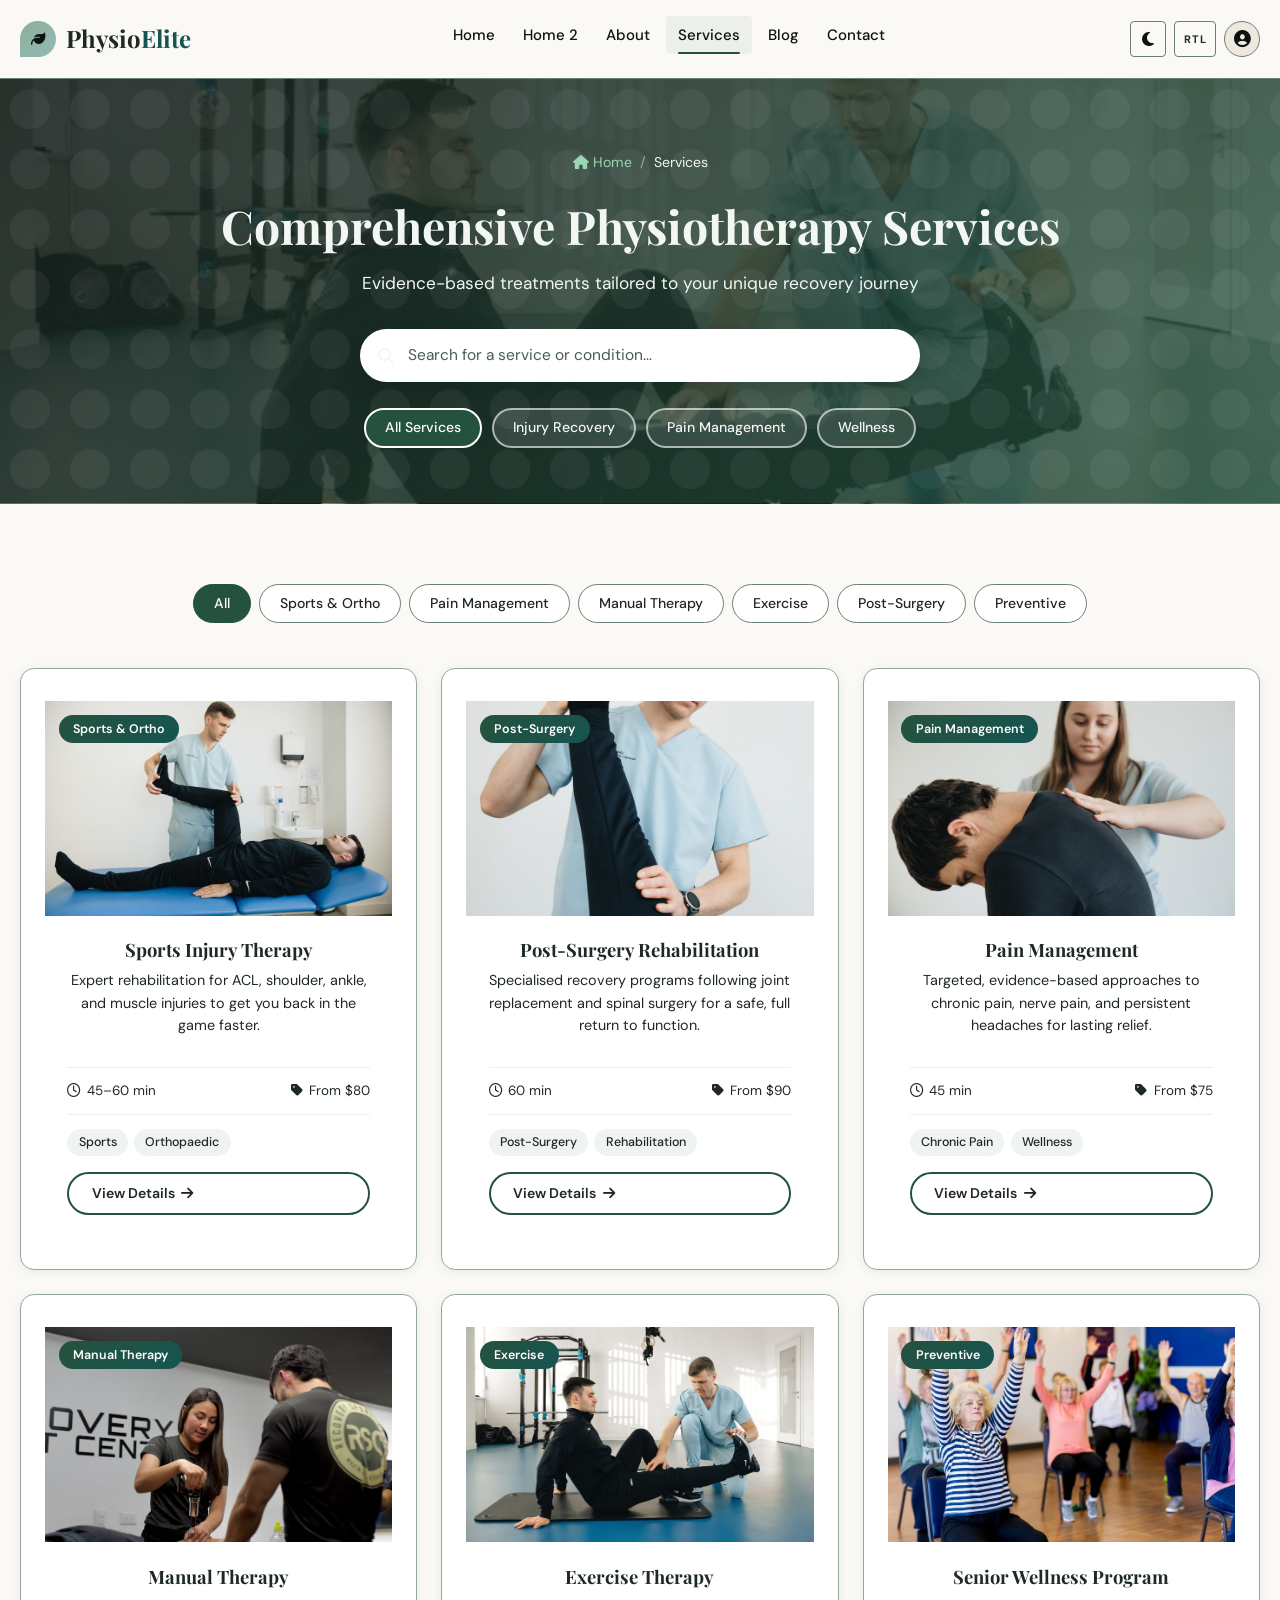
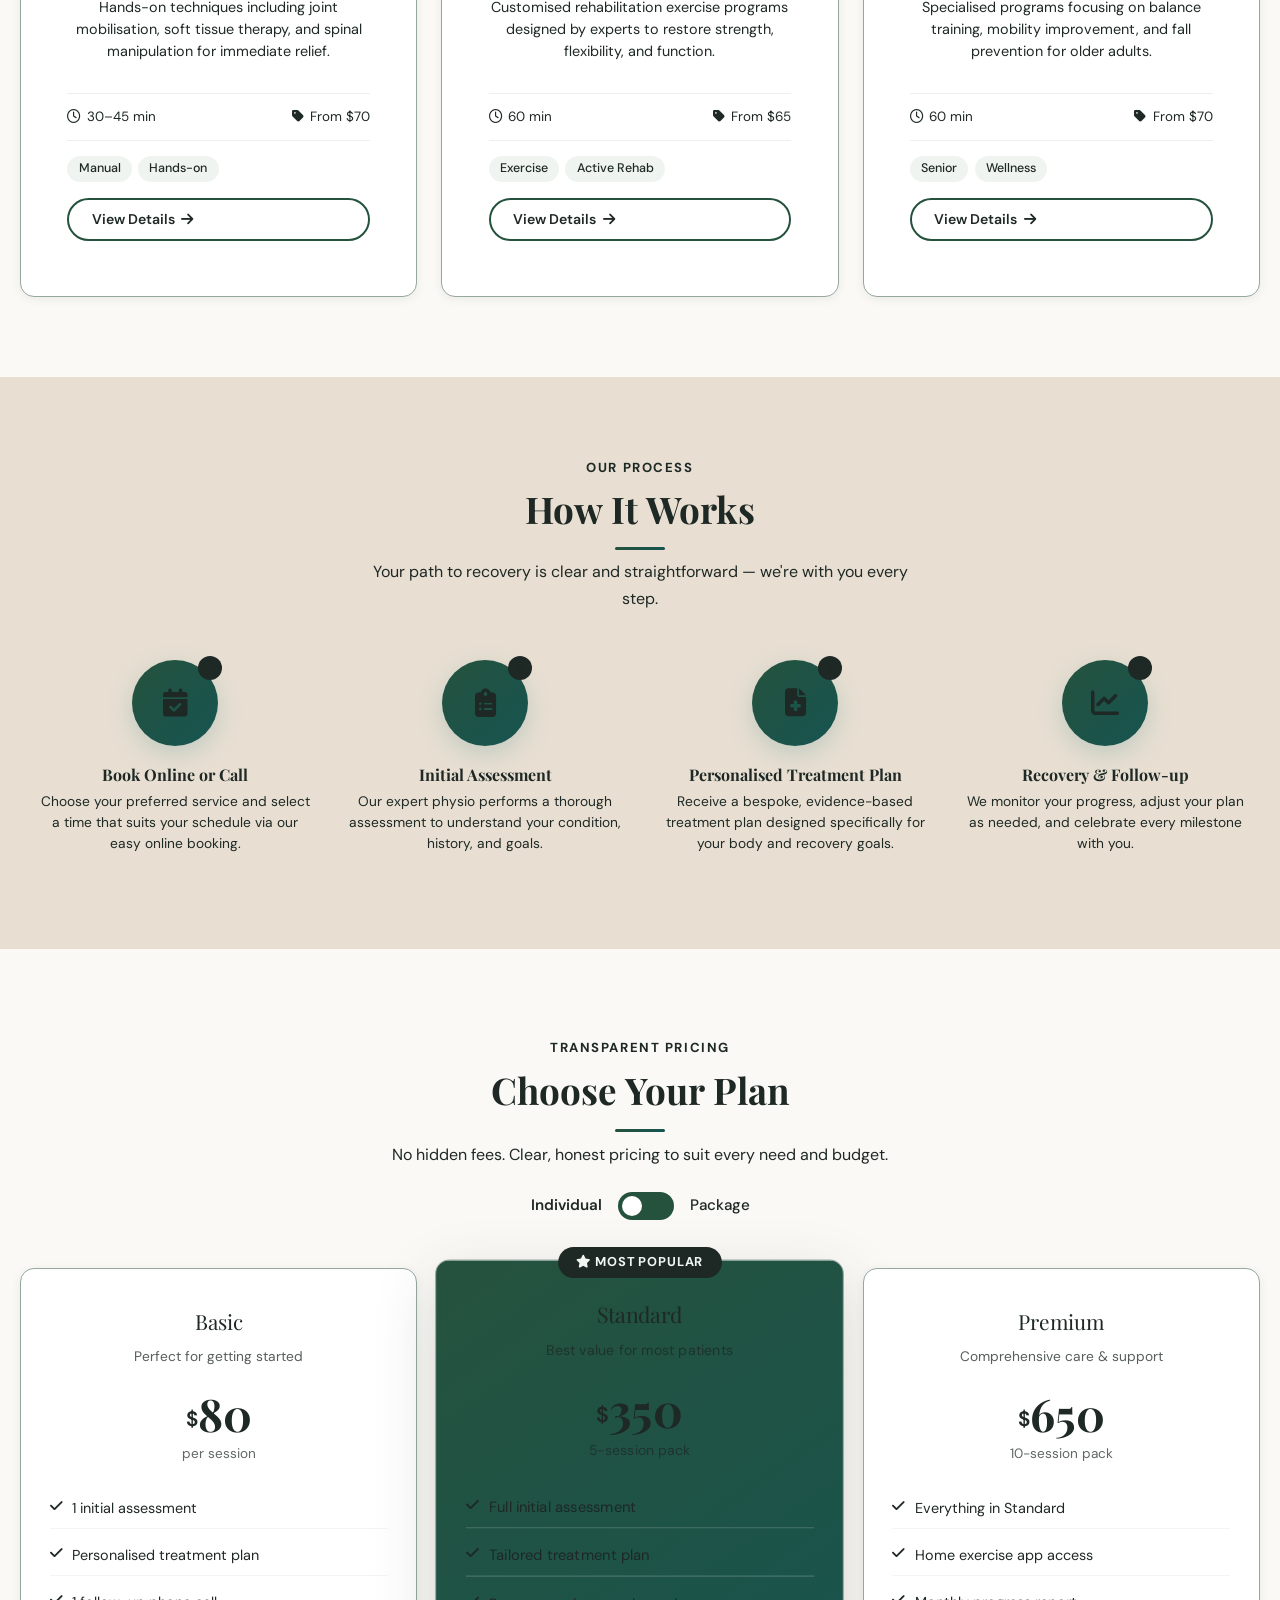
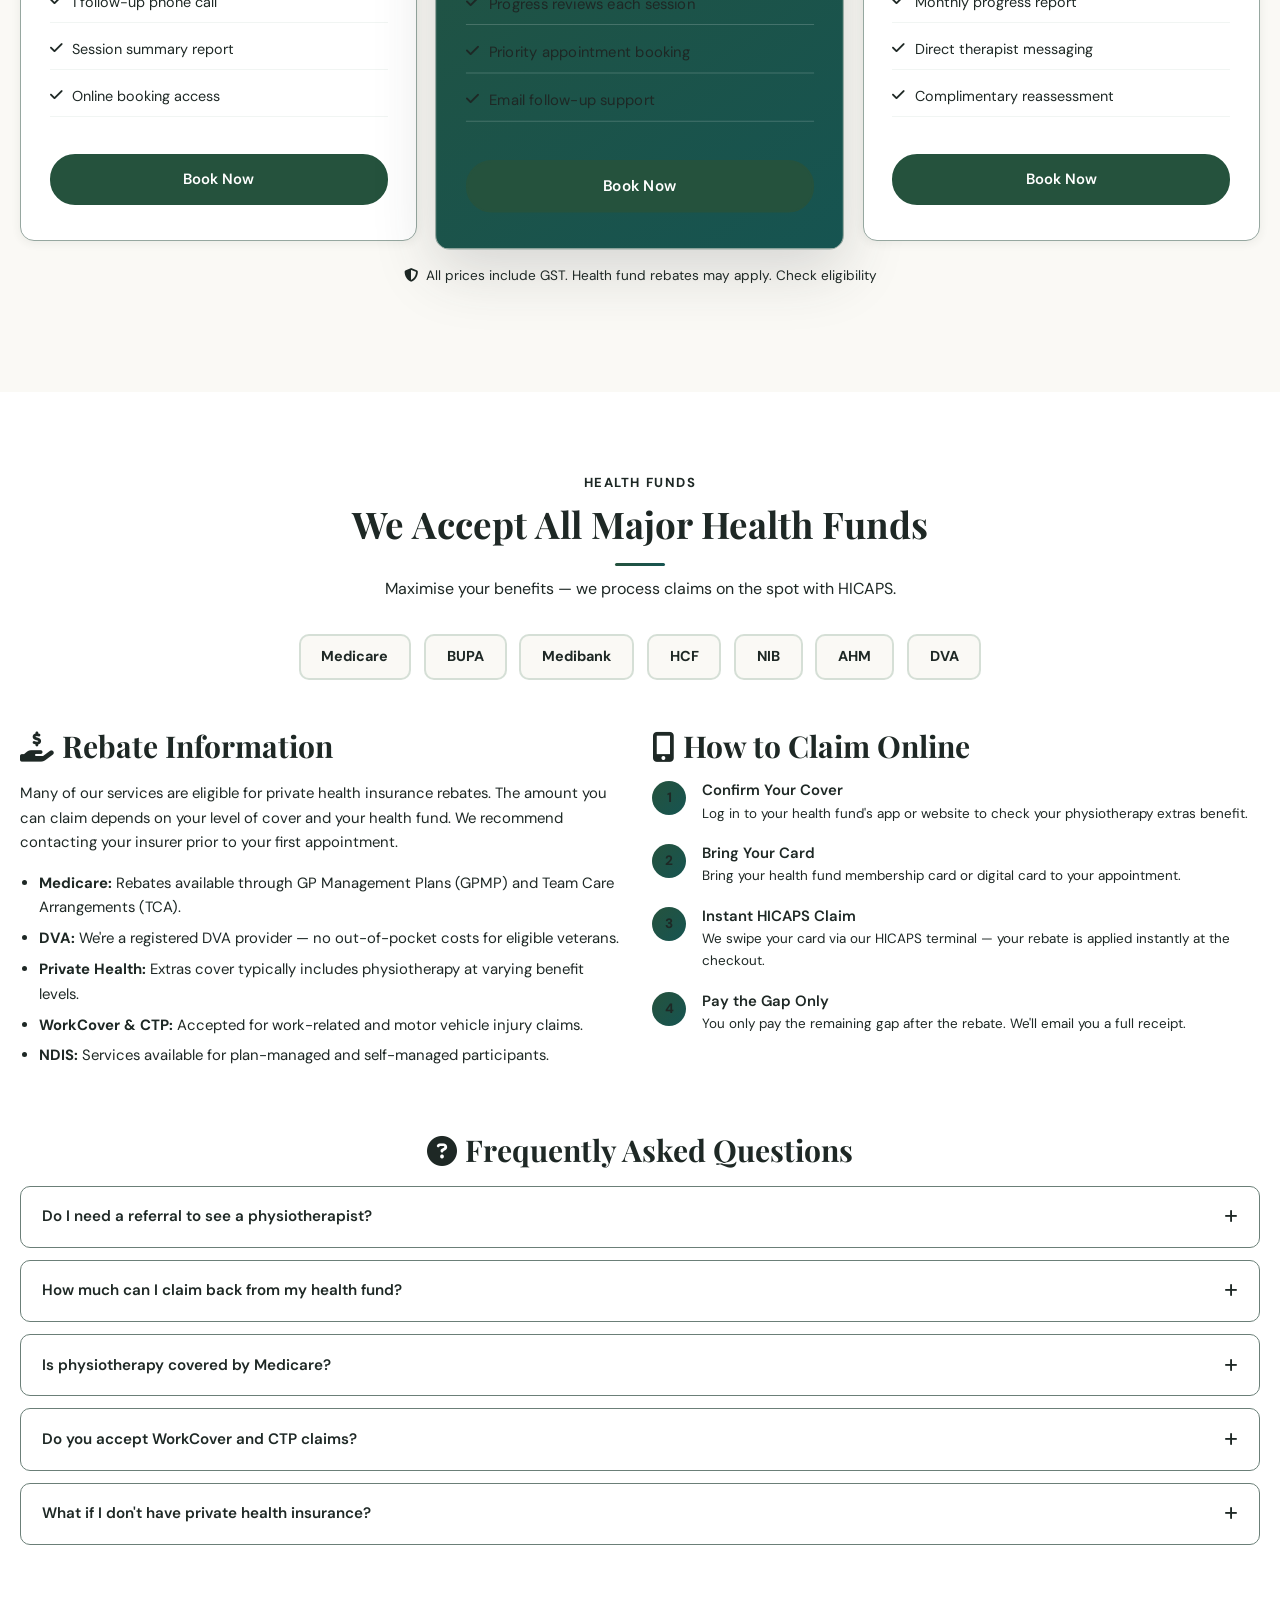
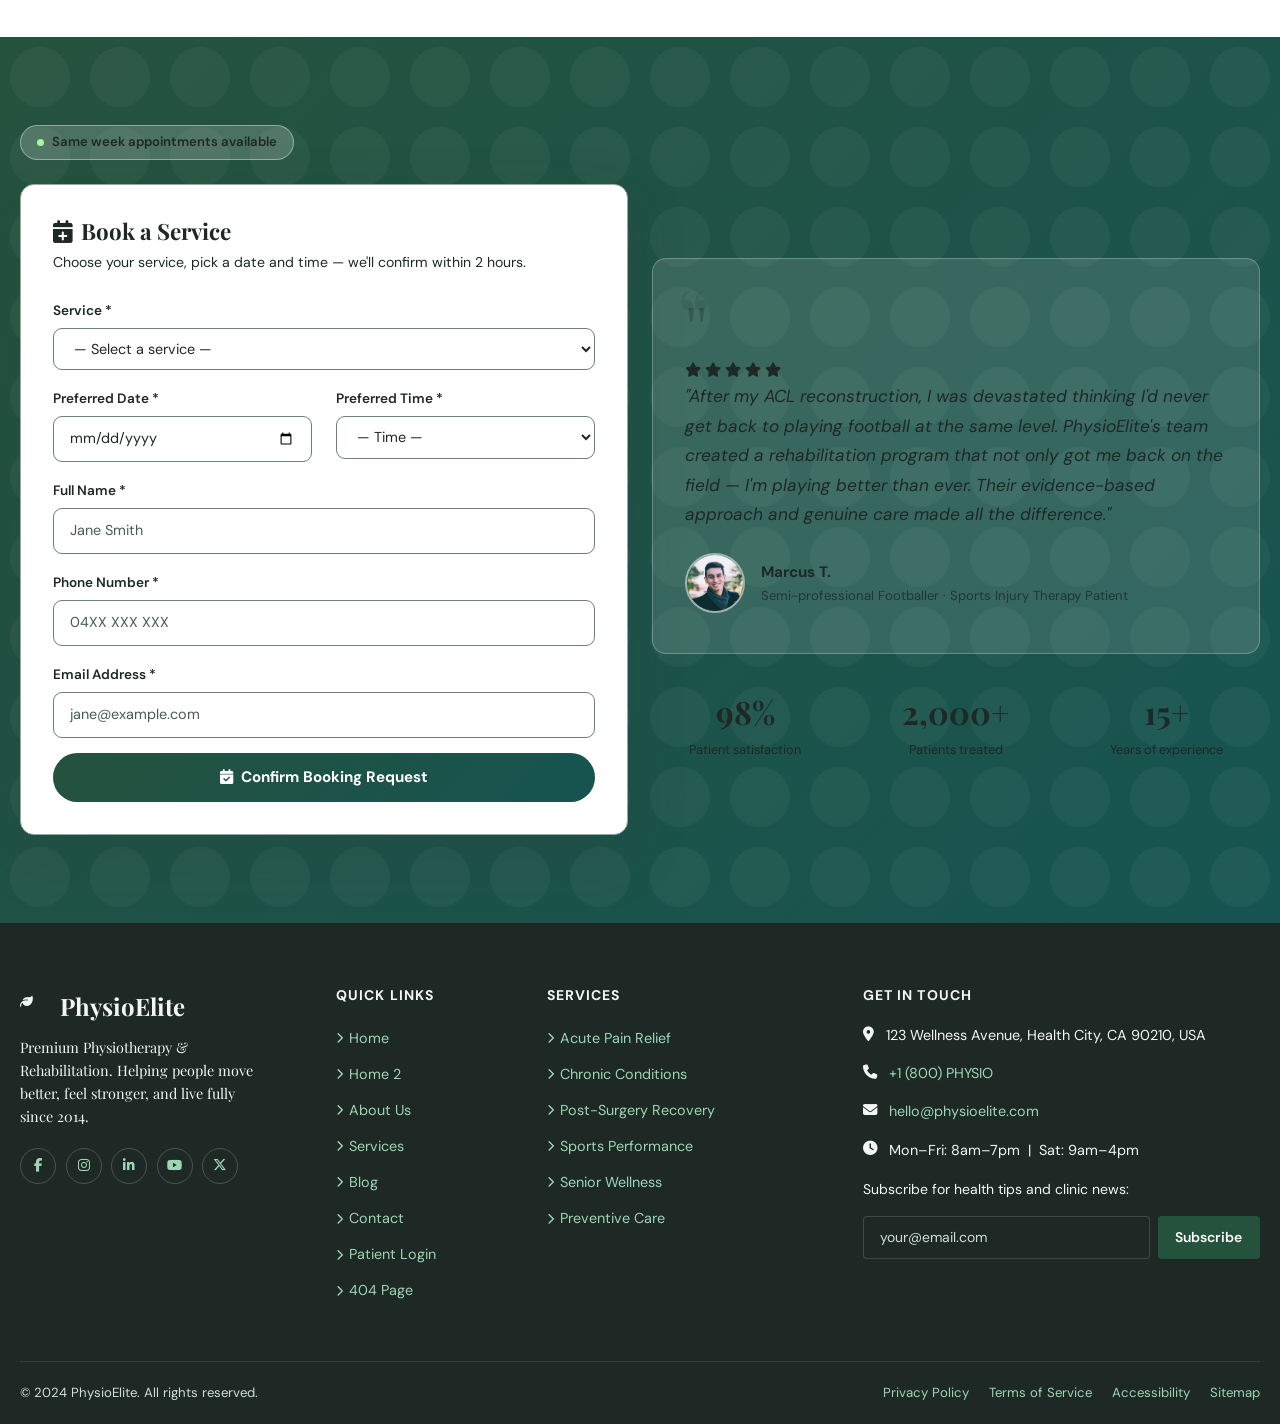
<file: pages/services.html>
<!DOCTYPE html>
<html lang="en" dir="ltr">
<head>
  <meta charset="UTF-8" />
  <meta name="viewport" content="width=device-width, initial-scale=1.0" />
  <title>Our Services | PhysioElite — Premium Physiotherapy & Rehabilitation</title>
  <link rel="icon" type="image/svg+xml" href="../assets/img/favicon.svg" />
  <meta name="description" content="Explore PhysioElite's comprehensive range of evidence-based physiotherapy services including sports injury, pain management, manual therapy, post-surgery rehab and more." />
  <meta name="keywords" content="physiotherapy services, sports injury therapy, pain management, manual therapy, post-surgery rehab, exercise therapy, senior wellness" />
  <meta name="robots" content="index, follow" />
  <meta property="og:title" content="Our Services | PhysioElite" />
  <meta property="og:description" content="Evidence-based physiotherapy treatments tailored to your unique recovery journey." />
  <meta property="og:type" content="website" />
  <link rel="canonical" href="https://physioelite.com/pages/services.html" />

  <!-- Google Fonts -->
  <link rel="preconnect" href="https://fonts.googleapis.com" />
  <link rel="preconnect" href="https://fonts.gstatic.com" crossorigin />
  <link href="https://fonts.googleapis.com/css2?family=DM+Sans:ital,opsz,wght@0,9..40,300;0,9..40,400;0,9..40,500;0,9..40,600;0,9..40,700;1,9..40,400&family=Playfair+Display:ital,wght@0,600;0,700;0,800;1,600&display=swap" rel="stylesheet" />

  <!-- Bootstrap 5.3 CDN -->
  <link href="https://cdn.jsdelivr.net/npm/bootstrap@5.3.3/dist/css/bootstrap.min.css" rel="stylesheet" integrity="sha384-QWTKZyjpPEjISv5WaRU9OFeRpok6YctnYmDr5pNlyT2bRjXh0JMhjY6hW+ALEwIH" crossorigin="anonymous" />

  <!-- Font Awesome 6 CDN -->
  <link href="https://cdnjs.cloudflare.com/ajax/libs/font-awesome/6.5.2/css/all.min.css" rel="stylesheet" />

  <!-- Shared stylesheet -->
  <link rel="stylesheet" href="../assets/css/style.css" />

  <style>
    /* =====================================================
       CSS CUSTOM PROPERTIES
    ===================================================== */
    :root {
      --sage:    #8FAE9B;
      --teal:    #6B9C9A;
      --ivory:   #FAF9F5;
      --beige:   #E8DFD2;
      --charcoal:#303A38;
      --white:   #ffffff;
      --sage-dark: #7a9887;
      --teal-dark: #5a8886;
      --text-muted: #6c7a78;
      --shadow-sm: 0 2px 10px rgba(48,58,56,.08);
      --shadow-md: 0 8px 30px rgba(48,58,56,.12);
      --shadow-lg: 0 20px 60px rgba(48,58,56,.18);
      --radius: 14px;
      --transition: .3s ease;
      --font-body: 'DM Sans', sans-serif;
      --font-heading: 'Playfair Display', serif;
    }

    /* =====================================================
       BASE
    ===================================================== */
    *, *::before, *::after { box-sizing: border-box; }

    body {
      font-family: var(--font-body);
      background-color: var(--ivory);
      color: var(--charcoal);
      scroll-behavior: smooth;
      overflow-x: hidden;
    }

    h1,h2,h3,h4,h5 { font-family: var(--font-heading); font-weight: 700; }
    a { text-decoration: none; color: inherit; }
    img { max-width: 100%; height: auto; }

    /* =====================================================
       NAVBAR
    ===================================================== */
    .navbar-physio {
      background: rgba(250,249,245,.97);
      backdrop-filter: blur(10px);
      -webkit-backdrop-filter: blur(10px);
      border-bottom: 1px solid rgba(143,174,155,.2);
      padding: .9rem 0;
      position: sticky;
      top: 0;
      z-index: 1050;
      transition: box-shadow var(--transition);
    }

    .navbar-physio.scrolled { box-shadow: var(--shadow-md); }

    .navbar-brand-logo {
      display: flex;
      align-items: center;
      gap: .6rem;
      font-family: var(--font-heading);
      font-size: 1.45rem;
      font-weight: 700;
      color: var(--charcoal);
    }

    .navbar-brand-logo .logo-icon {
      width: 40px;
      height: 40px;
      background: linear-gradient(135deg, var(--sage), var(--teal));
      border-radius: 10px;
      display: flex;
      align-items: center;
      justify-content: center;
      color: #fff;
      font-size: 1.1rem;
    }

    .navbar-brand-logo span.brand-accent { color: var(--teal); }

    .nav-link-physio {
      font-weight: 500;
      color: var(--charcoal) !important;
      padding: .4rem .8rem !important;
      border-radius: 8px;
      transition: background var(--transition), color var(--transition);
      font-size: .95rem;
    }

    .nav-link-physio:hover,
    .nav-link-physio.active {
      background: rgba(143,174,155,.15);
      color: var(--teal) !important;
    }

    .nav-link-physio.active { font-weight: 600; }

    .btn-nav-book {
      background: linear-gradient(135deg, var(--sage), var(--teal));
      color: #fff !important;
      border-radius: 25px;
      padding: .45rem 1.3rem !important;
      font-weight: 600;
      font-size: .9rem;
      transition: transform var(--transition), box-shadow var(--transition);
    }

    .btn-nav-book:hover {
      transform: translateY(-1px);
      box-shadow: 0 6px 20px rgba(107,156,154,.35);
      color: #fff !important;
    }

    /* =====================================================
       SECTION 1 — SERVICES HERO
    ===================================================== */
    .services-hero {
      background: linear-gradient(135deg, var(--sage) 0%, var(--teal) 100%);
      padding: 4.5rem 0 3.5rem;
      position: relative;
      overflow: hidden;
    }

    .services-hero::before {
      content: '';
      position: absolute;
      inset: 0;
      background: url("data:image/svg+xml,%3Csvg width='60' height='60' viewBox='0 0 60 60' xmlns='http://www.w3.org/2000/svg'%3E%3Cg fill='none' fill-rule='evenodd'%3E%3Cg fill='%23ffffff' fill-opacity='0.05'%3E%3Ccircle cx='30' cy='30' r='20'/%3E%3C/g%3E%3C/g%3E%3C/svg%3E") repeat;
      pointer-events: none;
    }

    .services-hero .breadcrumb {
      background: transparent;
      padding: 0;
      margin-bottom: 1.2rem;
    }

    .services-hero .breadcrumb-item,
    .services-hero .breadcrumb-item a {
      color: rgba(255,255,255,.75);
      font-size: .88rem;
    }

    .services-hero .breadcrumb-item.active { color: #fff; }
    .services-hero .breadcrumb-item + .breadcrumb-item::before { color: rgba(255,255,255,.5); }

    .services-hero h1 {
      font-size: clamp(1.9rem, 4vw, 2.9rem);
      color: #fff;
      line-height: 1.2;
      margin-bottom: .9rem;
    }

    .services-hero .hero-subtitle {
      color: rgba(255,255,255,.88);
      font-size: 1.08rem;
      max-width: 600px;
      margin: 0 auto 2rem;
    }

    .hero-search-wrap {
      position: relative;
      max-width: 560px;
      margin: 0 auto 1.6rem;
    }

    .hero-search-wrap .search-icon {
      position: absolute;
      left: 1.1rem;
      top: 50%;
      transform: translateY(-50%);
      color: var(--teal);
      font-size: 1rem;
    }

    .hero-search-wrap input {
      border: none;
      border-radius: 50px;
      padding: .85rem 1.3rem .85rem 3rem;
      width: 100%;
      font-family: var(--font-body);
      font-size: .97rem;
      box-shadow: 0 8px 25px rgba(0,0,0,.12);
      outline: none;
      color: var(--charcoal);
    }

    .hero-search-wrap input:focus { box-shadow: 0 8px 30px rgba(0,0,0,.18); }

    .quick-filter-pills {
      display: flex;
      flex-wrap: wrap;
      gap: .6rem;
      justify-content: center;
    }

    .pill-btn {
      border: 2px solid rgba(255,255,255,.6);
      border-radius: 50px;
      background: rgba(255,255,255,.12);
      color: #fff;
      padding: .4rem 1.2rem;
      font-size: .88rem;
      font-weight: 500;
      cursor: pointer;
      transition: all var(--transition);
      font-family: var(--font-body);
    }

    .pill-btn:hover,
    .pill-btn.active {
      background: #fff;
      color: var(--teal);
      border-color: #fff;
    }

    /* =====================================================
       SECTION 2 — SERVICE FILTERS + GRID
    ===================================================== */
    .services-grid-section { padding: 5rem 0; background: var(--ivory); }

    .filter-tabs-wrap {
      display: flex;
      flex-wrap: wrap;
      gap: .5rem;
      justify-content: center;
      margin-bottom: 2.8rem;
    }

    .filter-tab {
      border: 2px solid rgba(143,174,155,.35);
      border-radius: 50px;
      background: transparent;
      color: var(--charcoal);
      padding: .45rem 1.25rem;
      font-size: .88rem;
      font-weight: 500;
      cursor: pointer;
      transition: all var(--transition);
      font-family: var(--font-body);
    }

    .filter-tab:hover,
    .filter-tab.active {
      background: var(--sage);
      color: #fff;
      border-color: var(--sage);
    }

    /* Service Cards */
    .service-card {
      background: #fff;
      border-radius: var(--radius);
      overflow: hidden;
      box-shadow: var(--shadow-sm);
      transition: transform var(--transition), box-shadow var(--transition);
      display: flex;
      flex-direction: column;
      height: 100%;
    }

    .service-card:hover {
      transform: translateY(-6px);
      box-shadow: var(--shadow-lg);
    }

    .service-card-img {
      height: 215px;
      overflow: hidden;
      position: relative;
    }

    .service-card-img img {
      width: 100%;
      height: 100%;
      object-fit: cover;
      transition: transform .4s ease;
    }

    .service-card:hover .service-card-img img { transform: scale(1.06); }

    .category-badge {
      position: absolute;
      top: .85rem;
      left: .85rem;
      background: linear-gradient(135deg, var(--sage), var(--teal));
      color: #fff;
      border-radius: 20px;
      padding: .25rem .9rem;
      font-size: .78rem;
      font-weight: 600;
    }

    .service-card-body {
      padding: 1.4rem;
      display: flex;
      flex-direction: column;
      flex: 1;
    }

    .service-card-body h4 {
      font-size: 1.15rem;
      margin-bottom: .5rem;
      color: var(--charcoal);
    }

    .service-card-body p {
      font-size: .9rem;
      color: var(--text-muted);
      line-height: 1.55;
      flex: 1;
    }

    .service-meta {
      display: flex;
      justify-content: space-between;
      align-items: center;
      padding: .75rem 0;
      border-top: 1px solid rgba(143,174,155,.18);
      border-bottom: 1px solid rgba(143,174,155,.18);
      margin: .9rem 0;
      font-size: .84rem;
    }

    .service-meta .meta-item {
      display: flex;
      align-items: center;
      gap: .4rem;
      color: var(--text-muted);
    }

    .service-meta .meta-item i { color: var(--sage); }

    .service-tags { display: flex; flex-wrap: wrap; gap: .4rem; margin-bottom: 1rem; }

    .service-tag {
      background: rgba(143,174,155,.14);
      color: var(--teal);
      border-radius: 20px;
      padding: .18rem .7rem;
      font-size: .78rem;
      font-weight: 500;
    }

    .btn-view-details {
      background: transparent;
      border: 2px solid var(--sage);
      color: var(--sage);
      border-radius: 25px;
      padding: .5rem 1.4rem;
      font-weight: 600;
      font-size: .88rem;
      transition: all var(--transition);
      display: inline-flex;
      align-items: center;
      gap: .4rem;
    }

    .btn-view-details:hover {
      background: var(--sage);
      color: #fff;
    }

    /* hidden card via JS filter */
    .service-card-wrap.hidden { display: none !important; }

    /* =====================================================
       SECTION 3 — HOW IT WORKS
    ===================================================== */
    .how-it-works { background: var(--beige); padding: 5rem 0; }

    .how-it-works h2 { margin-bottom: .6rem; }

    .steps-grid {
      display: grid;
      grid-template-columns: repeat(4, 1fr);
      gap: 0;
      position: relative;
      margin-top: 3rem;
    }

    .step-item {
      display: flex;
      flex-direction: column;
      align-items: center;
      text-align: center;
      padding: 0 1rem;
      position: relative;
      z-index: 1;
    }

    .steps-grid .step-item::after { display: none; }

    .step-icon {
      width: 86px;
      height: 86px;
      border-radius: 50%;
      background: linear-gradient(135deg, var(--sage), var(--teal));
      display: flex;
      align-items: center;
      justify-content: center;
      color: #fff;
      font-size: 1.75rem;
      margin-bottom: 1.2rem;
      position: relative;
      box-shadow: 0 8px 25px rgba(107,156,154,.3);
    }

    .step-number {
      position: absolute;
      top: -4px;
      right: -4px;
      width: 24px;
      height: 24px;
      background: var(--charcoal);
      color: #fff;
      border-radius: 50%;
      font-size: .7rem;
      font-weight: 700;
      display: flex;
      align-items: center;
      justify-content: center;
      font-family: var(--font-body);
    }

    .step-item h5 {
      font-size: 1rem;
      margin-bottom: .4rem;
      color: var(--charcoal);
    }

    .step-item p {
      font-size: .86rem;
      color: var(--text-muted);
      line-height: 1.5;
    }

    @media (max-width: 767px) {
      .steps-grid { grid-template-columns: 1fr 1fr; gap: 2rem; }
    }

    @media (max-width: 480px) {
      .steps-grid { grid-template-columns: 1fr; gap: 2rem; }
    }

    /* =====================================================
       SECTION 4 — PRICING PACKAGES
    ===================================================== */
    .pricing-section { padding: 5.5rem 0; background: var(--ivory); }

    .pricing-toggle-wrap {
      display: flex;
      align-items: center;
      justify-content: center;
      gap: 1rem;
      margin: 1.5rem 0 3rem;
    }

    .toggle-label { font-weight: 500; font-size: .95rem; color: var(--charcoal); }
    .toggle-label.active { color: var(--teal); font-weight: 600; }

    .pricing-toggle {
      position: relative;
      width: 56px;
      height: 28px;
    }

    .pricing-toggle input { opacity: 0; width: 0; height: 0; }

    .toggle-slider {
      position: absolute;
      inset: 0;
      background: var(--sage);
      border-radius: 28px;
      cursor: pointer;
      transition: .3s;
    }

    .toggle-slider::before {
      content: '';
      position: absolute;
      width: 20px;
      height: 20px;
      border-radius: 50%;
      background: #fff;
      left: 4px;
      top: 4px;
      transition: .3s;
    }

    .pricing-toggle input:checked + .toggle-slider { background: var(--teal); }
    .pricing-toggle input:checked + .toggle-slider::before { transform: translateX(28px); }

    .pricing-card {
      background: #fff;
      border-radius: var(--radius);
      padding: 2.2rem 1.8rem;
      box-shadow: var(--shadow-sm);
      text-align: center;
      transition: transform var(--transition), box-shadow var(--transition);
      position: relative;
      height: 100%;
      display: flex;
      flex-direction: column;
    }

    .pricing-card:hover { transform: translateY(-5px); box-shadow: var(--shadow-lg); }

    .pricing-card.popular {
      background: linear-gradient(145deg, var(--sage), var(--teal));
      color: #fff;
      transform: scale(1.03);
      box-shadow: var(--shadow-lg);
    }

    .pricing-card.popular:hover { transform: scale(1.03) translateY(-5px); }

    .popular-badge {
      position: absolute;
      top: -13px;
      left: 50%;
      transform: translateX(-50%);
      background: var(--charcoal);
      color: #fff;
      border-radius: 20px;
      padding: .28rem 1.1rem;
      font-size: .78rem;
      font-weight: 700;
      letter-spacing: .05em;
      white-space: nowrap;
    }

    .pricing-card .plan-name {
      font-family: var(--font-heading);
      font-size: 1.3rem;
      margin-bottom: .4rem;
    }

    .pricing-card .plan-desc {
      font-size: .86rem;
      opacity: .75;
      margin-bottom: 1.5rem;
    }

    .pricing-price {
      margin-bottom: 1.5rem;
    }

    .pricing-price .amount {
      font-family: var(--font-heading);
      font-size: 2.8rem;
      font-weight: 700;
      line-height: 1;
    }

    .pricing-price .currency {
      font-size: 1.3rem;
      font-weight: 600;
      vertical-align: super;
    }

    .pricing-price .period {
      font-size: .85rem;
      opacity: .7;
      display: block;
      margin-top: .2rem;
    }

    .pricing-features {
      list-style: none;
      padding: 0;
      margin: 0 0 1.8rem;
      text-align: left;
      flex: 1;
    }

    .pricing-features li {
      padding: .45rem 0;
      font-size: .9rem;
      display: flex;
      align-items: flex-start;
      gap: .6rem;
      border-bottom: 1px solid rgba(143,174,155,.12);
    }

    .pricing-card.popular .pricing-features li { border-bottom-color: rgba(255,255,255,.18); }

    .pricing-features li i {
      color: var(--sage);
      margin-top: .15rem;
      flex-shrink: 0;
    }

    .pricing-card.popular .pricing-features li i { color: rgba(255,255,255,.9); }

    .btn-pricing {
      border-radius: 25px;
      padding: .7rem 1.8rem;
      font-weight: 600;
      font-size: .93rem;
      transition: all var(--transition);
      border: 2px solid var(--sage);
      background: var(--sage);
      color: #fff;
    }

    .btn-pricing:hover { background: var(--teal); border-color: var(--teal); color: #fff; }

    .pricing-card.popular .btn-pricing {
      background: #fff;
      border-color: #fff;
      color: var(--teal);
    }

    .pricing-card.popular .btn-pricing:hover {
      background: rgba(255,255,255,.85);
    }

    /* =====================================================
       SECTION 5 — INSURANCE & REBATES
    ===================================================== */
    .insurance-section { padding: 5rem 0; background: #fff; }

    .insurance-logos {
      display: flex;
      flex-wrap: wrap;
      gap: .8rem;
      justify-content: center;
      margin: 2rem 0 3rem;
    }

    .insurer-badge {
      border: 2px solid rgba(143,174,155,.35);
      border-radius: 10px;
      padding: .55rem 1.3rem;
      font-weight: 700;
      font-size: .9rem;
      color: var(--charcoal);
      background: var(--ivory);
      transition: all var(--transition);
    }

    .insurer-badge:hover {
      border-color: var(--sage);
      color: var(--teal);
      background: rgba(143,174,155,.1);
    }

    .rebate-info h4 { color: var(--charcoal); margin-bottom: 1rem; }

    .rebate-info p, .rebate-info li {
      font-size: .93rem;
      color: var(--text-muted);
      line-height: 1.65;
    }

    .rebate-info ul { padding-left: 1.2rem; }
    .rebate-info ul li { margin-bottom: .4rem; }

    .claim-steps { list-style: none; padding: 0; margin: 0; }

    .claim-step {
      display: flex;
      align-items: flex-start;
      gap: 1rem;
      margin-bottom: 1.2rem;
    }

    .claim-step-num {
      width: 34px;
      height: 34px;
      border-radius: 50%;
      background: linear-gradient(135deg, var(--sage), var(--teal));
      color: #fff;
      display: flex;
      align-items: center;
      justify-content: center;
      font-weight: 700;
      font-size: .85rem;
      flex-shrink: 0;
    }

    .claim-step-text h6 { font-family: var(--font-body); font-weight: 600; margin-bottom: .18rem; font-size: .93rem; }
    .claim-step-text p { font-size: .84rem; color: var(--text-muted); margin: 0; }

    /* FAQ Accordion */
    .insurance-faq { margin-top: 3rem; }

    .faq-item {
      border: 1px solid rgba(143,174,155,.25);
      border-radius: 10px;
      margin-bottom: .75rem;
      overflow: hidden;
    }

    .faq-question {
      background: none;
      border: none;
      width: 100%;
      text-align: left;
      padding: 1.1rem 1.3rem;
      font-family: var(--font-body);
      font-weight: 600;
      font-size: .95rem;
      color: var(--charcoal);
      cursor: pointer;
      display: flex;
      justify-content: space-between;
      align-items: center;
      transition: background var(--transition);
    }

    .faq-question:hover { background: rgba(143,174,155,.08); }
    .faq-question.open { background: rgba(143,174,155,.12); color: var(--teal); }

    .faq-question .faq-icon { transition: transform .3s; color: var(--sage); flex-shrink: 0; }
    .faq-question.open .faq-icon { transform: rotate(45deg); }

    .faq-answer {
      display: none;
      padding: 0 1.3rem 1.1rem;
      font-size: .9rem;
      color: var(--text-muted);
      line-height: 1.65;
    }

    .faq-answer.open { display: block; }

    /* =====================================================
       SECTION 6 — CTA + TESTIMONIAL
    ===================================================== */
    .cta-testimonial-section {
      padding: 5.5rem 0;
      background: linear-gradient(135deg, var(--sage) 0%, var(--teal) 100%);
      position: relative;
      overflow: hidden;
    }

    .cta-testimonial-section::before {
      content: '';
      position: absolute;
      inset: 0;
      background: url("data:image/svg+xml,%3Csvg width='80' height='80' viewBox='0 0 80 80' xmlns='http://www.w3.org/2000/svg'%3E%3Cg fill='%23ffffff' fill-opacity='0.04'%3E%3Ccircle cx='40' cy='40' r='30'/%3E%3C/g%3E%3C/svg%3E") repeat;
      pointer-events: none;
    }

    .same-week-badge {
      display: inline-flex;
      align-items: center;
      gap: .5rem;
      background: rgba(255,255,255,.18);
      border: 1px solid rgba(255,255,255,.4);
      color: #fff;
      border-radius: 20px;
      padding: .35rem 1rem;
      font-size: .82rem;
      font-weight: 600;
      margin-bottom: 1.2rem;
    }

    .same-week-badge .dot {
      width: 7px;
      height: 7px;
      border-radius: 50%;
      background: #a8f5a0;
      animation: pulse-green 1.5s infinite;
    }

    @keyframes pulse-green {
      0%, 100% { opacity: 1; }
      50% { opacity: .4; }
    }

    /* Booking form */
    .booking-form-card {
      background: rgba(255,255,255,.97);
      border-radius: var(--radius);
      padding: 2rem;
      box-shadow: var(--shadow-lg);
    }

    .booking-form-card h3 {
      font-size: 1.4rem;
      color: var(--charcoal);
      margin-bottom: .4rem;
    }

    .booking-form-card p { font-size: .88rem; color: var(--text-muted); margin-bottom: 1.4rem; }

    .form-label-physio {
      font-size: .85rem;
      font-weight: 600;
      color: var(--charcoal);
      margin-bottom: .35rem;
    }

    .form-control-physio,
    .form-select-physio {
      border: 1.5px solid rgba(143,174,155,.4);
      border-radius: 9px;
      padding: .65rem 1rem;
      font-family: var(--font-body);
      font-size: .9rem;
      color: var(--charcoal);
      width: 100%;
      background: #fff;
      transition: border-color var(--transition), box-shadow var(--transition);
      outline: none;
      margin-bottom: .9rem;
    }

    .form-control-physio:focus,
    .form-select-physio:focus {
      border-color: var(--sage);
      box-shadow: 0 0 0 3px rgba(143,174,155,.18);
    }

    .form-control-physio.error { border-color: #e53e3e; }

    .btn-book-now {
      background: linear-gradient(135deg, var(--sage), var(--teal));
      color: #fff;
      border: none;
      border-radius: 25px;
      padding: .75rem 2rem;
      font-weight: 700;
      font-size: .95rem;
      width: 100%;
      cursor: pointer;
      transition: all var(--transition);
      font-family: var(--font-body);
    }

    .btn-book-now:hover {
      box-shadow: 0 8px 25px rgba(0,0,0,.2);
      transform: translateY(-2px);
    }

    /* Testimonial */
    .testimonial-card {
      background: rgba(255,255,255,.12);
      border: 1px solid rgba(255,255,255,.25);
      border-radius: var(--radius);
      padding: 2.5rem 2rem;
      color: #fff;
      height: 100%;
      display: flex;
      flex-direction: column;
      justify-content: center;
    }

    .testimonial-card .quote-icon {
      font-size: 3.5rem;
      line-height: 1;
      opacity: .3;
      margin-bottom: .5rem;
      font-family: Georgia, serif;
    }

    .testimonial-card blockquote {
      font-size: 1.08rem;
      font-style: italic;
      line-height: 1.7;
      margin-bottom: 1.5rem;
      color: rgba(255,255,255,.95);
    }

    .testimonial-patient {
      display: flex;
      align-items: center;
      gap: 1rem;
    }

    .testimonial-patient img {
      width: 60px;
      height: 60px;
      border-radius: 50%;
      object-fit: cover;
      border: 2px solid rgba(255,255,255,.5);
    }

    .testimonial-patient .patient-info .name {
      font-weight: 700;
      font-size: .95rem;
    }

    .testimonial-patient .patient-info .role {
      font-size: .82rem;
      opacity: .78;
    }

    .testimonial-stars { color: #FFD700; font-size: .9rem; margin-bottom: .3rem; }

    /* =====================================================
       FOOTER
    ===================================================== */
    .footer-physio {
      background: var(--charcoal);
      color: rgba(255,255,255,.75);
      padding: 4rem 0 2rem;
    }

    .footer-brand .logo-icon {
      width: 44px;
      height: 44px;
      background: linear-gradient(135deg, var(--sage), var(--teal));
      border-radius: 11px;
      display: inline-flex;
      align-items: center;
      justify-content: center;
      color: #fff;
      font-size: 1.2rem;
      margin-bottom: .8rem;
    }

    .footer-brand h4 {
      font-family: var(--font-heading);
      color: #fff;
      margin-bottom: .6rem;
    }

    .footer-brand p { font-size: .88rem; line-height: 1.65; max-width: 240px; }

    .footer-col h6 {
      color: #fff;
      font-weight: 700;
      font-size: .95rem;
      margin-bottom: 1.1rem;
      text-transform: uppercase;
      letter-spacing: .05em;
    }

    .footer-links { list-style: none; padding: 0; margin: 0; }

    .footer-links li { margin-bottom: .6rem; }

    .footer-links a {
      font-size: .88rem;
      color: rgba(255,255,255,.65);
      transition: color var(--transition);
    }

    .footer-links a:hover { color: var(--sage); }

    .footer-contact-item {
      display: flex;
      align-items: flex-start;
      gap: .7rem;
      margin-bottom: .75rem;
      font-size: .88rem;
    }

    .footer-contact-item i { color: var(--sage); margin-top: .15rem; flex-shrink: 0; }

    .social-links { display: flex; gap: .6rem; margin-top: 1rem; }

    .social-link {
      width: 36px;
      height: 36px;
      border-radius: 8px;
      background: rgba(255,255,255,.08);
      display: flex;
      align-items: center;
      justify-content: center;
      color: rgba(255,255,255,.65);
      transition: all var(--transition);
    }

    .social-link:hover {
      background: var(--sage);
      color: #fff;
    }

    .footer-bottom {
      border-top: 1px solid rgba(255,255,255,.1);
      margin-top: 3rem;
      padding-top: 1.5rem;
      font-size: .83rem;
      color: rgba(255,255,255,.45);
      display: flex;
      flex-wrap: wrap;
      justify-content: space-between;
      align-items: center;
      gap: 1rem;
    }

    /* =====================================================
       SCROLL-REVEAL
    ===================================================== */
    .reveal {
      opacity: 0;
      transform: translateY(28px);
      transition: opacity .6s ease, transform .6s ease;
    }

    .reveal.visible {
      opacity: 1;
      transform: translateY(0);
    }

    /* =====================================================
       TOAST
    ===================================================== */
    .toast-container-physio {
      position: fixed;
      bottom: 2rem;
      right: 2rem;
      z-index: 9999;
      display: flex;
      flex-direction: column;
      gap: .6rem;
    }

    .toast-physio {
      background: var(--charcoal);
      color: #fff;
      border-radius: 10px;
      padding: .8rem 1.3rem;
      font-size: .88rem;
      display: flex;
      align-items: center;
      gap: .6rem;
      box-shadow: var(--shadow-md);
      animation: slideInToast .3s ease;
    }

    .toast-physio.success { border-left: 4px solid #68d391; }
    .toast-physio.error   { border-left: 4px solid #fc8181; }

    @keyframes slideInToast {
      from { transform: translateX(100%); opacity: 0; }
      to   { transform: translateX(0);   opacity: 1; }
    }

    /* =====================================================
       UTILITY
    ===================================================== */
    .section-label {
      font-size: .82rem;
      font-weight: 700;
      letter-spacing: .12em;
      text-transform: uppercase;
      color: var(--teal);
      margin-bottom: .5rem;
      display: block;
    }

    .section-title { font-size: clamp(1.6rem, 3vw, 2.3rem); color: var(--charcoal); line-height: 1.25; }

    .section-subtitle {
      font-size: 1rem;
      color: var(--text-muted);
      max-width: 560px;
      margin: .6rem auto 0;
      line-height: 1.65;
    }

    .divider-sage {
      width: 50px;
      height: 3px;
      background: linear-gradient(90deg, var(--sage), var(--teal));
      border-radius: 3px;
      margin: .9rem auto 0;
    }

    @media (max-width: 991px) {
      .pricing-card.popular { transform: scale(1); }
      .pricing-card.popular:hover { transform: translateY(-5px); }
    }

    @media (max-width: 575px) {
      .services-hero { padding: 3rem 0 2.5rem; }
      .pricing-toggle-wrap { flex-direction: row; }
    }
  </style>
  <link rel="stylesheet" href="../assets/css/contrast-fixes.css" />
  <link rel="stylesheet" href="../assets/css/rtl.css" />
  <link rel="stylesheet" href="../assets/css/responsive.css?v=2" />
</head>
<body>

<!-- =====================================================
     TOAST CONTAINER
===================================================== -->
<div class="toast-container-physio" id="toastContainer" aria-live="polite" aria-atomic="true"></div>

<!-- =====================================================
     STICKY NAVBAR
===================================================== -->
<nav id="mainNav" class="navbar navbar-expand-lg" aria-label="Main navigation">
    <div class="container">

      <!-- Brand -->
      <a class="navbar-brand" href="../index.html" aria-label="PhysioElite Home">
        <div class="brand-leaf" aria-hidden="true"><i class="fa-solid fa-leaf"></i></div>
        <span>Physio<span class="brand-name-pe">Elite</span></span>
      </a>

      <!-- Mobile Controls -->
      <div class="d-flex d-lg-none align-items-center gap-2 ms-auto">
        <button id="darkToggle" data-theme-toggle aria-label="Toggle dark mode">
          <i class="fa-solid fa-moon" id="darkIcon"></i>
        </button>
        <div class="dropdown">
          <a href="#" class="nav-profile-btn" role="button" data-bs-toggle="dropdown" aria-expanded="false" aria-label="Account menu">
            <i class="fa-solid fa-user-circle" aria-hidden="true"></i>
          </a>
          <ul class="dropdown-menu dropdown-menu-end border-0 shadow">
            <li><a class="dropdown-item" href="login.html"><i class="fa-solid fa-right-to-bracket me-2"></i>Login</a></li>
            <li><a class="dropdown-item" href="patient-dashboard.html"><i class="fa-solid fa-user-injured me-2"></i>Patient Dashboard</a></li>
            <li><a class="dropdown-item" href="admin-dashboard.html"><i class="fa-solid fa-user-shield me-2"></i>Admin Dashboard</a></li>
          </ul>
        </div>
        <button class="navbar-toggler" type="button" data-bs-toggle="collapse" data-bs-target="#navbarMenu" aria-controls="navbarMenu" aria-expanded="false" aria-label="Toggle navigation">
          <i class="fa-solid fa-bars navbar-toggler-icon"></i>
        </button>
      </div>

      <!-- Nav Menu -->
      <div class="collapse navbar-collapse" id="navbarMenu">
        <ul class="navbar-nav mx-auto gap-1" role="list">
          <li class="nav-item"><a class="nav-link nav-link-custom" href="home1.html">Home</a></li>
          <li class="nav-item"><a class="nav-link nav-link-custom" href="home2.html">Home 2</a></li>
          <li class="nav-item"><a class="nav-link nav-link-custom" href="about.html">About</a></li>
          <li class="nav-item"><a class="nav-link nav-link-custom" href="services.html">Services</a></li>
          <li class="nav-item"><a class="nav-link nav-link-custom" href="blog.html">Blog</a></li>
          <li class="nav-item"><a class="nav-link nav-link-custom" href="contact.html">Contact</a></li>
        </ul>
        <div class="d-flex align-items-center gap-2">
          <button id="darkToggleDesktop" class="d-none d-lg-flex" data-theme-toggle aria-label="Toggle dark mode" style="background:none;border:1.5px solid var(--border-color);color:var(--text-secondary);border-radius:var(--radius-sm);width:36px;height:36px;align-items:center;justify-content:center;cursor:pointer;transition:var(--transition);">
            <i class="fa-solid fa-moon" id="darkIconDesktop"></i>
          </button>
          <div class="dropdown">
            <a href="#" class="nav-profile-btn" role="button" data-bs-toggle="dropdown" aria-expanded="false" aria-label="Account menu">
              <i class="fa-solid fa-user-circle" aria-hidden="true"></i>
            </a>
            <ul class="dropdown-menu dropdown-menu-end border-0 shadow">
              <li><a class="dropdown-item" href="login.html"><i class="fa-solid fa-right-to-bracket me-2"></i>Login</a></li>
              <li><a class="dropdown-item" href="patient-dashboard.html"><i class="fa-solid fa-user-injured me-2"></i>Patient Dashboard</a></li>
              <li><a class="dropdown-item" href="admin-dashboard.html"><i class="fa-solid fa-user-shield me-2"></i>Admin Dashboard</a></li>
            </ul>
          </div>
        </div>
      </div>

    </div>
  </nav>

<!-- =====================================================
     SECTION 1 — SERVICES HERO
===================================================== -->
<section class="services-hero text-center" aria-label="Services Hero">
  <div class="container position-relative">

    <!-- Breadcrumb -->
    <nav aria-label="Breadcrumb">
      <ol class="breadcrumb justify-content-center mb-0">
        <li class="breadcrumb-item"><a href="../index.html"><i class="fa-solid fa-house me-1"></i>Home</a></li>
        <li class="breadcrumb-item active" aria-current="page">Services</li>
      </ol>
    </nav>

    <h1 class="mt-3">Comprehensive Physiotherapy Services</h1>
    <p class="hero-subtitle mx-auto">
      Evidence-based treatments tailored to your unique recovery journey
    </p>

    <!-- Search bar -->
    <div class="hero-search-wrap" role="search">
      <i class="fa-solid fa-magnifying-glass search-icon" aria-hidden="true"></i>
      <input
        type="search"
        id="heroSearch"
        placeholder="Search for a service or condition..."
        aria-label="Search for a service or condition"
        autocomplete="off"
      />
    </div>

    <!-- Quick filter pills -->
    <div class="quick-filter-pills" role="group" aria-label="Quick filters">
      <button class="pill-btn active" data-quick="all"       aria-pressed="true">All Services</button>
      <button class="pill-btn"        data-quick="injury"    aria-pressed="false">Injury Recovery</button>
      <button class="pill-btn"        data-quick="pain"      aria-pressed="false">Pain Management</button>
      <button class="pill-btn"        data-quick="wellness"  aria-pressed="false">Wellness</button>
    </div>

  </div>
</section>

<!-- =====================================================
     SECTION 2 — SERVICE FILTERS + GRID
===================================================== -->
<section class="services-grid-section" id="services" aria-label="Service Listings">
  <div class="container">

    <!-- Filter tabs -->
    <div class="filter-tabs-wrap" role="tablist" aria-label="Filter services by category">
      <button class="filter-tab active" data-filter="all"           role="tab" aria-selected="true"  aria-controls="serviceGrid">All</button>
      <button class="filter-tab"        data-filter="sports"        role="tab" aria-selected="false" aria-controls="serviceGrid">Sports &amp; Ortho</button>
      <button class="filter-tab"        data-filter="pain"          role="tab" aria-selected="false" aria-controls="serviceGrid">Pain Management</button>
      <button class="filter-tab"        data-filter="manual"        role="tab" aria-selected="false" aria-controls="serviceGrid">Manual Therapy</button>
      <button class="filter-tab"        data-filter="exercise"      role="tab" aria-selected="false" aria-controls="serviceGrid">Exercise</button>
      <button class="filter-tab"        data-filter="post-surgery"  role="tab" aria-selected="false" aria-controls="serviceGrid">Post-Surgery</button>
      <button class="filter-tab"        data-filter="preventive"    role="tab" aria-selected="false" aria-controls="serviceGrid">Preventive</button>
    </div>

    <!-- Service card grid -->
    <div class="row g-4" id="serviceGrid" role="tabpanel">

      <!-- Card 1: Sports Injury Therapy -->
      <div class="col-12 col-md-6 col-lg-4 service-card-wrap reveal"
           data-category="sports"
           data-search="sports injury therapy acl shoulder ankle muscle"
           data-quick="injury">
        <article class="service-card">
          <div class="service-card-img">
            <img src="../assets/img/hero-physio.jpg"
                 alt="Sports Injury Therapy session"
                 loading="lazy" />
            <span class="category-badge">Sports &amp; Ortho</span>
          </div>
          <div class="service-card-body">
            <h4>Sports Injury Therapy</h4>
            <p>Expert rehabilitation for ACL, shoulder, ankle, and muscle injuries to get you back in the game faster.</p>
            <div class="service-meta">
              <span class="meta-item"><i class="fa-regular fa-clock" aria-hidden="true"></i> 45–60 min</span>
              <span class="meta-item"><i class="fa-solid fa-tag" aria-hidden="true"></i> From $80</span>
            </div>
            <div class="service-tags" aria-label="Tags">
              <span class="service-tag">Sports</span>
              <span class="service-tag">Orthopaedic</span>
            </div>
            <a href="service-details.html" class="btn-view-details" aria-label="View details for Sports Injury Therapy">
              View Details <i class="fa-solid fa-arrow-right" aria-hidden="true"></i>
            </a>
          </div>
        </article>
      </div>

      <!-- Card 2: Post-Surgery Rehabilitation -->
      <div class="col-12 col-md-6 col-lg-4 service-card-wrap reveal"
           data-category="post-surgery"
           data-search="post surgery rehabilitation joint replacement spinal recovery"
           data-quick="injury">
        <article class="service-card">
          <div class="service-card-img">
            <img src="../assets/img/leg-treatment.jpg"
                 alt="Post-Surgery Rehabilitation"
                 loading="lazy" />
            <span class="category-badge">Post-Surgery</span>
          </div>
          <div class="service-card-body">
            <h4>Post-Surgery Rehabilitation</h4>
            <p>Specialised recovery programs following joint replacement and spinal surgery for a safe, full return to function.</p>
            <div class="service-meta">
              <span class="meta-item"><i class="fa-regular fa-clock" aria-hidden="true"></i> 60 min</span>
              <span class="meta-item"><i class="fa-solid fa-tag" aria-hidden="true"></i> From $90</span>
            </div>
            <div class="service-tags" aria-label="Tags">
              <span class="service-tag">Post-Surgery</span>
              <span class="service-tag">Rehabilitation</span>
            </div>
            <a href="service-details.html" class="btn-view-details" aria-label="View details for Post-Surgery Rehabilitation">
              View Details <i class="fa-solid fa-arrow-right" aria-hidden="true"></i>
            </a>
          </div>
        </article>
      </div>

      <!-- Card 3: Pain Management -->
      <div class="col-12 col-md-6 col-lg-4 service-card-wrap reveal"
           data-category="pain"
           data-search="pain management chronic nerve headaches"
           data-quick="pain">
        <article class="service-card">
          <div class="service-card-img">
            <img src="../assets/img/back-treatment.jpg"
                 alt="Pain Management Therapy"
                 loading="lazy" />
            <span class="category-badge">Pain Management</span>
          </div>
          <div class="service-card-body">
            <h4>Pain Management</h4>
            <p>Targeted, evidence-based approaches to chronic pain, nerve pain, and persistent headaches for lasting relief.</p>
            <div class="service-meta">
              <span class="meta-item"><i class="fa-regular fa-clock" aria-hidden="true"></i> 45 min</span>
              <span class="meta-item"><i class="fa-solid fa-tag" aria-hidden="true"></i> From $75</span>
            </div>
            <div class="service-tags" aria-label="Tags">
              <span class="service-tag">Chronic Pain</span>
              <span class="service-tag">Wellness</span>
            </div>
            <a href="service-details.html" class="btn-view-details" aria-label="View details for Pain Management">
              View Details <i class="fa-solid fa-arrow-right" aria-hidden="true"></i>
            </a>
          </div>
        </article>
      </div>

      <!-- Card 4: Manual Therapy -->
      <div class="col-12 col-md-6 col-lg-4 service-card-wrap reveal"
           data-category="manual"
           data-search="manual therapy joint mobilisation soft tissue manipulation hands-on"
           data-quick="injury">
        <article class="service-card">
          <div class="service-card-img">
            <img src="../assets/img/clinic-treatment.jpg"
                 alt="Manual Therapy session"
                 loading="lazy" />
            <span class="category-badge">Manual Therapy</span>
          </div>
          <div class="service-card-body">
            <h4>Manual Therapy</h4>
            <p>Hands-on techniques including joint mobilisation, soft tissue therapy, and spinal manipulation for immediate relief.</p>
            <div class="service-meta">
              <span class="meta-item"><i class="fa-regular fa-clock" aria-hidden="true"></i> 30–45 min</span>
              <span class="meta-item"><i class="fa-solid fa-tag" aria-hidden="true"></i> From $70</span>
            </div>
            <div class="service-tags" aria-label="Tags">
              <span class="service-tag">Manual</span>
              <span class="service-tag">Hands-on</span>
            </div>
            <a href="service-details.html" class="btn-view-details" aria-label="View details for Manual Therapy">
              View Details <i class="fa-solid fa-arrow-right" aria-hidden="true"></i>
            </a>
          </div>
        </article>
      </div>

      <!-- Card 5: Exercise Therapy -->
      <div class="col-12 col-md-6 col-lg-4 service-card-wrap reveal"
           data-category="exercise"
           data-search="exercise therapy rehabilitation programs active rehab"
           data-quick="wellness">
        <article class="service-card">
          <div class="service-card-img">
            <img src="../assets/img/rehab-gym.jpg"
                 alt="Exercise Therapy Program"
                 loading="lazy" />
            <span class="category-badge">Exercise</span>
          </div>
          <div class="service-card-body">
            <h4>Exercise Therapy</h4>
            <p>Customised rehabilitation exercise programs designed by experts to restore strength, flexibility, and function.</p>
            <div class="service-meta">
              <span class="meta-item"><i class="fa-regular fa-clock" aria-hidden="true"></i> 60 min</span>
              <span class="meta-item"><i class="fa-solid fa-tag" aria-hidden="true"></i> From $65</span>
            </div>
            <div class="service-tags" aria-label="Tags">
              <span class="service-tag">Exercise</span>
              <span class="service-tag">Active Rehab</span>
            </div>
            <a href="service-details.html" class="btn-view-details" aria-label="View details for Exercise Therapy">
              View Details <i class="fa-solid fa-arrow-right" aria-hidden="true"></i>
            </a>
          </div>
        </article>
      </div>

      <!-- Card 6: Senior Wellness Program -->
      <div class="col-12 col-md-6 col-lg-4 service-card-wrap reveal"
           data-category="preventive"
           data-search="senior wellness balance mobility fall prevention"
           data-quick="wellness">
        <article class="service-card">
          <div class="service-card-img">
            <img src="../assets/img/senior-mobility.jpg"
                 alt="Senior Wellness Program"
                 loading="lazy" />
            <span class="category-badge">Preventive</span>
          </div>
          <div class="service-card-body">
            <h4>Senior Wellness Program</h4>
            <p>Specialised programs focusing on balance training, mobility improvement, and fall prevention for older adults.</p>
            <div class="service-meta">
              <span class="meta-item"><i class="fa-regular fa-clock" aria-hidden="true"></i> 60 min</span>
              <span class="meta-item"><i class="fa-solid fa-tag" aria-hidden="true"></i> From $70</span>
            </div>
            <div class="service-tags" aria-label="Tags">
              <span class="service-tag">Senior</span>
              <span class="service-tag">Wellness</span>
            </div>
            <a href="service-details.html" class="btn-view-details" aria-label="View details for Senior Wellness Program">
              View Details <i class="fa-solid fa-arrow-right" aria-hidden="true"></i>
            </a>
          </div>
        </article>
      </div>

    </div><!-- /#serviceGrid -->

    <!-- No results message -->
    <div id="noResults" class="text-center py-5" style="display:none;" role="alert">
      <i class="fa-solid fa-magnifying-glass fa-2x mb-3" style="color:var(--sage)"></i>
      <p class="fs-5" style="color:var(--text-muted)">No services found. Try a different search or filter.</p>
    </div>

  </div>
</section>

<!-- =====================================================
     SECTION 3 — HOW IT WORKS
===================================================== -->
<section class="how-it-works" aria-label="How It Works">
  <div class="container">
    <div class="text-center reveal">
      <span class="section-label">Our Process</span>
      <h2 class="section-title">How It Works</h2>
      <div class="divider-sage"></div>
      <p class="section-subtitle">Your path to recovery is clear and straightforward — we're with you every step.</p>
    </div>

    <div class="steps-grid" role="list">

      <div class="step-item reveal" role="listitem">
        <div class="step-icon" aria-hidden="true">
          <i class="fa-solid fa-calendar-check"></i>
          <span class="step-number">1</span>
        </div>
        <h5>Book Online or Call</h5>
        <p>Choose your preferred service and select a time that suits your schedule via our easy online booking.</p>
      </div>

      <div class="step-item reveal" role="listitem">
        <div class="step-icon" aria-hidden="true">
          <i class="fa-solid fa-clipboard-list"></i>
          <span class="step-number">2</span>
        </div>
        <h5>Initial Assessment</h5>
        <p>Our expert physio performs a thorough assessment to understand your condition, history, and goals.</p>
      </div>

      <div class="step-item reveal" role="listitem">
        <div class="step-icon" aria-hidden="true">
          <i class="fa-solid fa-file-medical"></i>
          <span class="step-number">3</span>
        </div>
        <h5>Personalised Treatment Plan</h5>
        <p>Receive a bespoke, evidence-based treatment plan designed specifically for your body and recovery goals.</p>
      </div>

      <div class="step-item reveal" role="listitem">
        <div class="step-icon" aria-hidden="true">
          <i class="fa-solid fa-chart-line"></i>
          <span class="step-number">4</span>
        </div>
        <h5>Recovery &amp; Follow-up</h5>
        <p>We monitor your progress, adjust your plan as needed, and celebrate every milestone with you.</p>
      </div>

    </div>
  </div>
</section>

<!-- =====================================================
     SECTION 4 — PRICING PACKAGES
===================================================== -->
<section class="pricing-section" aria-label="Pricing Packages">
  <div class="container">
    <div class="text-center reveal">
      <span class="section-label">Transparent Pricing</span>
      <h2 class="section-title">Choose Your Plan</h2>
      <div class="divider-sage"></div>
      <p class="section-subtitle">No hidden fees. Clear, honest pricing to suit every need and budget.</p>
    </div>

    <!-- Toggle -->
    <div class="pricing-toggle-wrap" role="group" aria-label="Pricing type toggle">
      <span class="toggle-label active" id="labelIndividual">Individual</span>
      <label class="pricing-toggle" for="pricingToggle" aria-label="Switch between Individual and Package pricing">
        <input type="checkbox" id="pricingToggle" />
        <span class="toggle-slider"></span>
      </label>
      <span class="toggle-label" id="labelPackage">Package</span>
    </div>

    <div class="row g-4 align-items-stretch justify-content-center" id="pricingCards">

      <!-- Basic -->
      <div class="col-12 col-md-6 col-lg-4 reveal" id="pricingBasic">
        <div class="pricing-card">
          <div class="plan-name">Basic</div>
          <div class="plan-desc">Perfect for getting started</div>
          <div class="pricing-price">
            <span class="currency">$</span><span class="amount" data-individual="80" data-package="80">80</span>
            <span class="period" id="basicPeriod">per session</span>
          </div>
          <ul class="pricing-features" aria-label="Basic plan features">
            <li><i class="fa-solid fa-check" aria-hidden="true"></i> 1 initial assessment</li>
            <li><i class="fa-solid fa-check" aria-hidden="true"></i> Personalised treatment plan</li>
            <li><i class="fa-solid fa-check" aria-hidden="true"></i> 1 follow-up phone call</li>
            <li><i class="fa-solid fa-check" aria-hidden="true"></i> Session summary report</li>
            <li><i class="fa-solid fa-check" aria-hidden="true"></i> Online booking access</li>
          </ul>
          <a href="contact.html" class="btn-pricing" aria-label="Book Basic plan">Book Now</a>
        </div>
      </div>

      <!-- Standard (Popular) -->
      <div class="col-12 col-md-6 col-lg-4 reveal" id="pricingStandard">
        <div class="pricing-card popular">
          <div class="popular-badge"><i class="fa-solid fa-star" aria-hidden="true"></i> MOST POPULAR</div>
          <div class="plan-name">Standard</div>
          <div class="plan-desc">Best value for most patients</div>
          <div class="pricing-price">
            <span class="currency">$</span><span class="amount" data-individual="80" data-package="350">350</span>
            <span class="period" id="standardPeriod">5-session pack</span>
          </div>
          <ul class="pricing-features" aria-label="Standard plan features">
            <li><i class="fa-solid fa-check" aria-hidden="true"></i> Full initial assessment</li>
            <li><i class="fa-solid fa-check" aria-hidden="true"></i> Tailored treatment plan</li>
            <li><i class="fa-solid fa-check" aria-hidden="true"></i> Progress reviews each session</li>
            <li><i class="fa-solid fa-check" aria-hidden="true"></i> Priority appointment booking</li>
            <li><i class="fa-solid fa-check" aria-hidden="true"></i> Email follow-up support</li>
          </ul>
          <a href="contact.html" class="btn-pricing" aria-label="Book Standard plan">Book Now</a>
        </div>
      </div>

      <!-- Premium -->
      <div class="col-12 col-md-6 col-lg-4 reveal" id="pricingPremium">
        <div class="pricing-card">
          <div class="plan-name">Premium</div>
          <div class="plan-desc">Comprehensive care &amp; support</div>
          <div class="pricing-price">
            <span class="currency">$</span><span class="amount" data-individual="80" data-package="650">650</span>
            <span class="period" id="premiumPeriod">10-session pack</span>
          </div>
          <ul class="pricing-features" aria-label="Premium plan features">
            <li><i class="fa-solid fa-check" aria-hidden="true"></i> Everything in Standard</li>
            <li><i class="fa-solid fa-check" aria-hidden="true"></i> Home exercise app access</li>
            <li><i class="fa-solid fa-check" aria-hidden="true"></i> Monthly progress report</li>
            <li><i class="fa-solid fa-check" aria-hidden="true"></i> Direct therapist messaging</li>
            <li><i class="fa-solid fa-check" aria-hidden="true"></i> Complimentary reassessment</li>
          </ul>
          <a href="contact.html" class="btn-pricing" aria-label="Book Premium plan">Book Now</a>
        </div>
      </div>

    </div><!-- /#pricingCards -->

    <p class="text-center mt-4" style="font-size:.85rem;color:var(--text-muted);">
      <i class="fa-solid fa-shield-halved me-1" style="color:var(--sage)"></i>
      All prices include GST. Health fund rebates may apply.
      <a href="#insurance" style="color:var(--teal);">Check eligibility</a>
    </p>
  </div>
</section>

<!-- =====================================================
     SECTION 5 — INSURANCE & REBATES
===================================================== -->
<section class="insurance-section" id="insurance" aria-label="Insurance and Rebates">
  <div class="container">
    <div class="text-center reveal">
      <span class="section-label">Health Funds</span>
      <h2 class="section-title">We Accept All Major Health Funds</h2>
      <div class="divider-sage"></div>
      <p class="section-subtitle">Maximise your benefits — we process claims on the spot with HICAPS.</p>
    </div>

    <!-- Logo strip -->
    <div class="insurance-logos reveal" role="list" aria-label="Accepted health insurers">
      <div class="insurer-badge" role="listitem">Medicare</div>
      <div class="insurer-badge" role="listitem">BUPA</div>
      <div class="insurer-badge" role="listitem">Medibank</div>
      <div class="insurer-badge" role="listitem">HCF</div>
      <div class="insurer-badge" role="listitem">NIB</div>
      <div class="insurer-badge" role="listitem">AHM</div>
      <div class="insurer-badge" role="listitem">DVA</div>
    </div>

    <!-- 2-col info -->
    <div class="row g-5 align-items-start reveal">

      <!-- Left: rebate info -->
      <div class="col-12 col-lg-6">
        <div class="rebate-info">
          <h4><i class="fa-solid fa-hand-holding-dollar me-2" style="color:var(--sage)"></i>Rebate Information</h4>
          <p>Many of our services are eligible for private health insurance rebates. The amount you can claim depends on your level of cover and your health fund. We recommend contacting your insurer prior to your first appointment.</p>
          <ul>
            <li><strong>Medicare:</strong> Rebates available through GP Management Plans (GPMP) and Team Care Arrangements (TCA).</li>
            <li><strong>DVA:</strong> We're a registered DVA provider — no out-of-pocket costs for eligible veterans.</li>
            <li><strong>Private Health:</strong> Extras cover typically includes physiotherapy at varying benefit levels.</li>
            <li><strong>WorkCover &amp; CTP:</strong> Accepted for work-related and motor vehicle injury claims.</li>
            <li><strong>NDIS:</strong> Services available for plan-managed and self-managed participants.</li>
          </ul>
        </div>
      </div>

      <!-- Right: claim steps -->
      <div class="col-12 col-lg-6">
        <h4 class="mb-3"><i class="fa-solid fa-mobile-screen-button me-2" style="color:var(--teal)"></i>How to Claim Online</h4>
        <ul class="claim-steps" aria-label="Online claim process">
          <li class="claim-step">
            <div class="claim-step-num" aria-hidden="true">1</div>
            <div class="claim-step-text">
              <h6>Confirm Your Cover</h6>
              <p>Log in to your health fund's app or website to check your physiotherapy extras benefit.</p>
            </div>
          </li>
          <li class="claim-step">
            <div class="claim-step-num" aria-hidden="true">2</div>
            <div class="claim-step-text">
              <h6>Bring Your Card</h6>
              <p>Bring your health fund membership card or digital card to your appointment.</p>
            </div>
          </li>
          <li class="claim-step">
            <div class="claim-step-num" aria-hidden="true">3</div>
            <div class="claim-step-text">
              <h6>Instant HICAPS Claim</h6>
              <p>We swipe your card via our HICAPS terminal — your rebate is applied instantly at the checkout.</p>
            </div>
          </li>
          <li class="claim-step">
            <div class="claim-step-num" aria-hidden="true">4</div>
            <div class="claim-step-text">
              <h6>Pay the Gap Only</h6>
              <p>You only pay the remaining gap after the rebate. We'll email you a full receipt.</p>
            </div>
          </li>
        </ul>
      </div>

    </div><!-- /.row -->

    <!-- FAQ Accordion -->
    <div class="insurance-faq reveal" aria-label="Insurance FAQs">
      <h4 class="mb-3 text-center"><i class="fa-solid fa-circle-question me-2" style="color:var(--sage)"></i>Frequently Asked Questions</h4>

      <div class="faq-item">
        <button class="faq-question" aria-expanded="false" aria-controls="faq1">
          Do I need a referral to see a physiotherapist?
          <i class="fa-solid fa-plus faq-icon" aria-hidden="true"></i>
        </button>
        <div class="faq-answer" id="faq1" role="region">
          No referral is required to book a standard physiotherapy appointment. However, a GP referral (GPMP or TCA) is needed to access Medicare rebates through the Enhanced Primary Care program.
        </div>
      </div>

      <div class="faq-item">
        <button class="faq-question" aria-expanded="false" aria-controls="faq2">
          How much can I claim back from my health fund?
          <i class="fa-solid fa-plus faq-icon" aria-hidden="true"></i>
        </button>
        <div class="faq-answer" id="faq2" role="region">
          Rebate amounts vary between funds and policies. Typically, extras cover rebates range from $20–$60 per session. Contact your health fund directly or check their app for your specific benefit amount.
        </div>
      </div>

      <div class="faq-item">
        <button class="faq-question" aria-expanded="false" aria-controls="faq3">
          Is physiotherapy covered by Medicare?
          <i class="fa-solid fa-plus faq-icon" aria-hidden="true"></i>
        </button>
        <div class="faq-answer" id="faq3" role="region">
          Yes, Medicare can cover physiotherapy if your GP refers you under a Chronic Disease Management (CDM) plan. Up to 5 allied health sessions per calendar year may be subsidised. The Medicare rebate for physiotherapy is currently $58.30 per session.
        </div>
      </div>

      <div class="faq-item">
        <button class="faq-question" aria-expanded="false" aria-controls="faq4">
          Do you accept WorkCover and CTP claims?
          <i class="fa-solid fa-plus faq-icon" aria-hidden="true"></i>
        </button>
        <div class="faq-answer" id="faq4" role="region">
          Yes, we're registered to treat patients under WorkCover (work-related injuries) and CTP (Compulsory Third Party, motor vehicle accidents). Please bring your claim number and insurer details to your first appointment.
        </div>
      </div>

      <div class="faq-item">
        <button class="faq-question" aria-expanded="false" aria-controls="faq5">
          What if I don't have private health insurance?
          <i class="fa-solid fa-plus faq-icon" aria-hidden="true"></i>
        </button>
        <div class="faq-answer" id="faq5" role="region">
          No problem! You can still access all our services as a self-funded patient. We also offer our package pricing plans to help reduce the cost per session and make ongoing care more affordable for everyone.
        </div>
      </div>

    </div><!-- /.insurance-faq -->
  </div>
</section>

<!-- =====================================================
     SECTION 6 — SERVICE CTA + TESTIMONIAL
===================================================== -->
<section class="cta-testimonial-section" aria-label="Book a Service and Patient Testimonial">
  <div class="container position-relative">

    <div class="same-week-badge mb-4" role="status" aria-live="polite">
      <span class="dot" aria-hidden="true"></span>
      Same week appointments available
    </div>

    <div class="row g-5 align-items-center">

      <!-- Left: Booking form -->
      <div class="col-12 col-lg-6 reveal">
        <div class="booking-form-card">
          <h3><i class="fa-solid fa-calendar-plus me-2" style="color:var(--teal)"></i>Book a Service</h3>
          <p>Choose your service, pick a date and time — we'll confirm within 2 hours.</p>

          <form id="serviceBookingForm" novalidate aria-label="Service booking form">
            <div>
              <label class="form-label-physio" for="bookService">Service *</label>
              <select class="form-select-physio" id="bookService" required aria-required="true">
                <option value="">— Select a service —</option>
                <option>Sports Injury Therapy</option>
                <option>Post-Surgery Rehabilitation</option>
                <option>Pain Management</option>
                <option>Manual Therapy</option>
                <option>Exercise Therapy</option>
                <option>Senior Wellness Program</option>
              </select>
            </div>

            <div class="row g-3">
              <div class="col-6">
                <label class="form-label-physio" for="bookDate">Preferred Date *</label>
                <input type="date" class="form-control-physio" id="bookDate" required aria-required="true" />
              </div>
              <div class="col-6">
                <label class="form-label-physio" for="bookTime">Preferred Time *</label>
                <select class="form-select-physio" id="bookTime" required aria-required="true">
                  <option value="">— Time —</option>
                  <option>8:00 AM</option>
                  <option>9:00 AM</option>
                  <option>10:00 AM</option>
                  <option>11:00 AM</option>
                  <option>12:00 PM</option>
                  <option>1:00 PM</option>
                  <option>2:00 PM</option>
                  <option>3:00 PM</option>
                  <option>4:00 PM</option>
                  <option>5:00 PM</option>
                </select>
              </div>
            </div>

            <div>
              <label class="form-label-physio" for="bookName">Full Name *</label>
              <input type="text" class="form-control-physio" id="bookName" placeholder="Jane Smith" required aria-required="true" />
            </div>

            <div>
              <label class="form-label-physio" for="bookPhone">Phone Number *</label>
              <input type="tel" class="form-control-physio" id="bookPhone" placeholder="04XX XXX XXX" required aria-required="true" />
            </div>

            <div>
              <label class="form-label-physio" for="bookEmail">Email Address *</label>
              <input type="email" class="form-control-physio" id="bookEmail" placeholder="jane@example.com" required aria-required="true" />
            </div>

            <button type="submit" class="btn-book-now">
              <i class="fa-solid fa-calendar-check me-2" aria-hidden="true"></i>Confirm Booking Request
            </button>
          </form>
        </div>
      </div>

      <!-- Right: Testimonial -->
      <div class="col-12 col-lg-6 reveal">
        <div class="testimonial-card" role="complementary" aria-label="Patient testimonial">
          <div class="quote-icon" aria-hidden="true">"</div>
          <div class="testimonial-stars" aria-label="5 out of 5 stars">
            <i class="fa-solid fa-star" aria-hidden="true"></i>
            <i class="fa-solid fa-star" aria-hidden="true"></i>
            <i class="fa-solid fa-star" aria-hidden="true"></i>
            <i class="fa-solid fa-star" aria-hidden="true"></i>
            <i class="fa-solid fa-star" aria-hidden="true"></i>
          </div>
          <blockquote>
            "After my ACL reconstruction, I was devastated thinking I'd never get back to playing football at the same level. PhysioElite's team created a rehabilitation program that not only got me back on the field — I'm playing better than ever. Their evidence-based approach and genuine care made all the difference."
          </blockquote>
          <div class="testimonial-patient">
            <img src="../assets/img/patient-marcus.jpg"
                 alt="Marcus T., patient"
                 loading="lazy" />
            <div class="patient-info">
              <div class="name">Marcus T.</div>
              <div class="role">Semi-professional Footballer · Sports Injury Therapy Patient</div>
            </div>
          </div>
        </div>

        <!-- Extra trust stats -->
        <div class="row g-3 mt-3">
          <div class="col-4 text-center">
            <div style="font-family:var(--font-heading);font-size:2rem;color:#fff;font-weight:700;">98%</div>
            <div style="font-size:.8rem;color:rgba(255,255,255,.75);">Patient satisfaction</div>
          </div>
          <div class="col-4 text-center">
            <div style="font-family:var(--font-heading);font-size:2rem;color:#fff;font-weight:700;">2,000+</div>
            <div style="font-size:.8rem;color:rgba(255,255,255,.75);">Patients treated</div>
          </div>
          <div class="col-4 text-center">
            <div style="font-family:var(--font-heading);font-size:2rem;color:#fff;font-weight:700;">15+</div>
            <div style="font-size:.8rem;color:rgba(255,255,255,.75);">Years of experience</div>
          </div>
        </div>

      </div>
    </div>
  </div>
</section>

<!-- =====================================================
     FOOTER
===================================================== -->
<footer id="footer" aria-label="Site footer">
  <div class="container">
    <div class="row g-4 g-xl-5">

      <!-- Col 1: Brand -->
      <div class="col-lg-3 col-md-6">
        <div class="footer-brand">
          <div class="d-flex align-items-center gap-2 mb-2">
            <div class="brand-leaf" style="width:32px;height:32px;font-size:.8rem;" aria-hidden="true"><i class="fa-solid fa-leaf"></i></div>
            <span class="brand-name">Physio<span>Elite</span></span>
          </div>
          <p class="footer-tagline">Premium Physiotherapy & Rehabilitation. Helping people move better, feel stronger, and live fully since 2014.</p>
          <div class="social-links" aria-label="Social media links">
            <a href="#" class="social-link" aria-label="PhysioElite on Facebook"><i class="fa-brands fa-facebook-f" aria-hidden="true"></i></a>
            <a href="#" class="social-link" aria-label="PhysioElite on Instagram"><i class="fa-brands fa-instagram" aria-hidden="true"></i></a>
            <a href="#" class="social-link" aria-label="PhysioElite on LinkedIn"><i class="fa-brands fa-linkedin-in" aria-hidden="true"></i></a>
            <a href="#" class="social-link" aria-label="PhysioElite on YouTube"><i class="fa-brands fa-youtube" aria-hidden="true"></i></a>
            <a href="#" class="social-link" aria-label="PhysioElite on X (Twitter)"><i class="fa-brands fa-x-twitter" aria-hidden="true"></i></a>
          </div>
        </div>
      </div>

      <!-- Col 2: Quick Links -->
      <div class="col-lg-2 col-md-6 col-sm-6">
        <h3 class="footer-heading">Quick Links</h3>
        <ul class="footer-links" aria-label="Quick navigation links">
          <li><a href="home1.html"><i class="fa-solid fa-chevron-right" aria-hidden="true"></i> Home</a></li>
          <li><a href="home2.html"><i class="fa-solid fa-chevron-right" aria-hidden="true"></i> Home 2</a></li>
          <li><a href="about.html"><i class="fa-solid fa-chevron-right" aria-hidden="true"></i> About Us</a></li>
          <li><a href="services.html"><i class="fa-solid fa-chevron-right" aria-hidden="true"></i> Services</a></li>
          <li><a href="blog.html"><i class="fa-solid fa-chevron-right" aria-hidden="true"></i> Blog</a></li>
          <li><a href="contact.html"><i class="fa-solid fa-chevron-right" aria-hidden="true"></i> Contact</a></li>
          <li><a href="login.html"><i class="fa-solid fa-chevron-right" aria-hidden="true"></i> Patient Login</a></li>
          <li><a href="404.html"><i class="fa-solid fa-chevron-right" aria-hidden="true"></i> 404 Page</a></li>
        </ul>
      </div>

      <!-- Col 3: Services -->
      <div class="col-lg-3 col-md-6 col-sm-6">
        <h3 class="footer-heading">Services</h3>
        <ul class="footer-links" aria-label="Service links">
          <li><a href="services.html#acute-pain"><i class="fa-solid fa-chevron-right" aria-hidden="true"></i> Acute Pain Relief</a></li>
          <li><a href="services.html#chronic"><i class="fa-solid fa-chevron-right" aria-hidden="true"></i> Chronic Conditions</a></li>
          <li><a href="services.html#post-surgery"><i class="fa-solid fa-chevron-right" aria-hidden="true"></i> Post-Surgery Recovery</a></li>
          <li><a href="services.html#sports"><i class="fa-solid fa-chevron-right" aria-hidden="true"></i> Sports Performance</a></li>
          <li><a href="services.html#senior"><i class="fa-solid fa-chevron-right" aria-hidden="true"></i> Senior Wellness</a></li>
          <li><a href="services.html#preventive"><i class="fa-solid fa-chevron-right" aria-hidden="true"></i> Preventive Care</a></li>
        </ul>
      </div>

      <!-- Col 4: Contact + Newsletter -->
      <div class="col-lg-4 col-md-6">
        <h3 class="footer-heading">Get In Touch</h3>
        <address style="font-style:normal;">
          <div class="footer-contact-item">
            <i class="fa-solid fa-location-dot" aria-hidden="true"></i>
            <span>123 Wellness Avenue, Health City, CA 90210, USA</span>
          </div>
          <div class="footer-contact-item">
            <i class="fa-solid fa-phone" aria-hidden="true"></i>
            <a href="tel:+18007497466" style="color:inherit;">+1 (800) PHYSIO</a>
          </div>
          <div class="footer-contact-item">
            <i class="fa-solid fa-envelope" aria-hidden="true"></i>
            <a href="mailto:hello@physioelite.com" style="color:inherit;">hello@physioelite.com</a>
          </div>
          <div class="footer-contact-item">
            <i class="fa-solid fa-clock" aria-hidden="true"></i>
            <span>Mon–Fri: 8am–7pm &nbsp;|&nbsp; Sat: 9am–4pm</span>
          </div>
        </address>

        <div class="newsletter-wrap mt-3">
          <p>Subscribe for health tips and clinic news:</p>
          <form class="newsletter-form" aria-label="Newsletter signup">
            <label for="footerNewsletterEmail" class="visually-hidden">Email address</label>
            <input
              type="email"
              id="footerNewsletterEmail"
              placeholder="your@email.com"
              required
              aria-required="true"
            />
            <button type="submit" aria-label="Subscribe to newsletter">Subscribe</button>
          </form>
        </div>
      </div>

    </div>

    <!-- Footer Bottom Bar -->
    <div class="footer-bottom">
      <span>&copy; 2024 PhysioElite. All rights reserved.</span>
      <div class="footer-bottom-links">
        <a href="#">Privacy Policy</a>
        <a href="#">Terms of Service</a>
        <a href="#">Accessibility</a>
        <a href="#">Sitemap</a>
      </div>
    </div>
  </div>
</footer>

<!-- Bootstrap 5.3 JS -->
<script src="https://cdn.jsdelivr.net/npm/bootstrap@5.3.3/dist/js/bootstrap.bundle.min.js" integrity="sha384-YvpcrYf0tY3lHB60NNkmXc4s9bIOgUxi8T/jzmzL3g2cN2KFpf3TjCCqR5A5oLo" crossorigin="anonymous"></script>
<!-- Shared JS -->
<script src="../assets/js/main.js"></script>

<script>
/* =====================================================
   INLINE PAGE JS
===================================================== */

(function () {
  'use strict';

  /* ---- Scroll-reveal (IntersectionObserver) ---- */
  const revealEls = document.querySelectorAll('.reveal');
  const revealObs = new IntersectionObserver((entries) => {
    entries.forEach(e => {
      if (e.isIntersecting) {
        e.target.classList.add('visible');
        revealObs.unobserve(e.target);
      }
    });
  }, { threshold: 0.12, rootMargin: '0px 0px -40px 0px' });

  revealEls.forEach(el => revealObs.observe(el));

  /* ---- Service filter tabs ---- */
  const filterTabs  = document.querySelectorAll('.filter-tab');
  const cardWraps   = document.querySelectorAll('.service-card-wrap');
  const noResults   = document.getElementById('noResults');
  let currentFilter = 'all';
  let currentSearch = '';
  let currentQuick  = 'all';

  function applyFilters() {
    let visible = 0;
    cardWraps.forEach(wrap => {
      const cat    = wrap.dataset.category || '';
      const search = (wrap.dataset.search || '').toLowerCase();
      const quick  = wrap.dataset.quick || '';

      const matchTab   = currentFilter === 'all' || cat === currentFilter;
      const matchSearch= !currentSearch || search.includes(currentSearch);
      const matchQuick = currentQuick === 'all' || quick === currentQuick || cat === currentQuick;

      const show = matchTab && matchSearch && matchQuick;
      wrap.classList.toggle('hidden', !show);
      if (show) visible++;
    });
    noResults.style.display = visible === 0 ? 'block' : 'none';
  }

  filterTabs.forEach(tab => {
    tab.addEventListener('click', () => {
      filterTabs.forEach(t => { t.classList.remove('active'); t.setAttribute('aria-selected', 'false'); });
      tab.classList.add('active');
      tab.setAttribute('aria-selected', 'true');
      currentFilter = tab.dataset.filter;
      applyFilters();
    });
  });

  /* ---- Quick filter pills (hero) ---- */
  const pillBtns = document.querySelectorAll('.pill-btn');

  pillBtns.forEach(pill => {
    pill.addEventListener('click', () => {
      pillBtns.forEach(p => { p.classList.remove('active'); p.setAttribute('aria-pressed', 'false'); });
      pill.classList.add('active');
      pill.setAttribute('aria-pressed', 'true');
      currentQuick = pill.dataset.quick;
      // scroll to grid
      document.getElementById('services').scrollIntoView({ behavior: 'smooth', block: 'start' });
      applyFilters();
    });
  });

  /* ---- Hero search ---- */
  const heroSearch = document.getElementById('heroSearch');

  heroSearch.addEventListener('input', () => {
    currentSearch = heroSearch.value.trim().toLowerCase();
    applyFilters();
    if (currentSearch.length > 1) {
      document.getElementById('services').scrollIntoView({ behavior: 'smooth', block: 'start' });
    }
  });

  /* ---- Pricing toggle ---- */
  const pricingToggle  = document.getElementById('pricingToggle');
  const labelIndividual= document.getElementById('labelIndividual');
  const labelPackage   = document.getElementById('labelPackage');

  const packagePeriods = {
    basicPeriod:    'per session',
    standardPeriod: '5-session pack · save $50',
    premiumPeriod:  '10-session pack · save $150',
  };

  pricingToggle.addEventListener('change', () => {
    const isPackage = pricingToggle.checked;

    labelIndividual.classList.toggle('active', !isPackage);
    labelPackage.classList.toggle('active',    isPackage);

    document.querySelectorAll('.pricing-price .amount').forEach(el => {
      el.textContent = isPackage ? el.dataset.package : el.dataset.individual;
    });

    document.getElementById('basicPeriod').textContent    = isPackage ? 'per session'              : 'per session';
    document.getElementById('standardPeriod').textContent = isPackage ? '5-session pack · save $50' : 'per session × 5 est.';
    document.getElementById('premiumPeriod').textContent  = isPackage ? '10-session pack · save $150': 'per session × 10 est.';
  });

  /* ---- FAQ Accordion ---- */
  document.querySelectorAll('.faq-question').forEach(btn => {
    btn.addEventListener('click', () => {
      const isOpen   = btn.classList.contains('open');
      const answerId = btn.getAttribute('aria-controls');
      const answer   = document.getElementById(answerId);

      // close all
      document.querySelectorAll('.faq-question').forEach(b => {
        b.classList.remove('open');
        b.setAttribute('aria-expanded', 'false');
        const a = document.getElementById(b.getAttribute('aria-controls'));
        if (a) a.classList.remove('open');
      });

      if (!isOpen) {
        btn.classList.add('open');
        btn.setAttribute('aria-expanded', 'true');
        answer.classList.add('open');
      }
    });
  });

  /* ---- Toast system ---- */
  function showToast(msg, type = 'success') {
    const container = document.getElementById('toastContainer');
    const toast = document.createElement('div');
    toast.className = `toast-physio ${type}`;
    toast.setAttribute('role', 'alert');
    toast.innerHTML = `<i class="fa-solid fa-${type === 'success' ? 'circle-check' : 'circle-exclamation'}"></i> ${msg}`;
    container.appendChild(toast);
    setTimeout(() => toast.remove(), 4000);
  }

  /* ---- Booking form validation ---- */
  const bookingForm = document.getElementById('serviceBookingForm');

  // Set min date to today
  const today = new Date().toISOString().split('T')[0];
  document.getElementById('bookDate').setAttribute('min', today);

  function validateField(el) {
    const value = el.value.trim();
    let valid = true;

    if (!value) { valid = false; }
    if (el.type === 'email' && value && !/^[^\s@]+@[^\s@]+\.[^\s@]+$/.test(value)) { valid = false; }
    if (el.type === 'tel' && value && !/^[\d\s\-+()\+]{7,15}$/.test(value)) { valid = false; }

    el.classList.toggle('error', !valid);
    return valid;
  }

  bookingForm.querySelectorAll('[required]').forEach(field => {
    field.addEventListener('blur', () => validateField(field));
    field.addEventListener('input', () => field.classList.remove('error'));
  });

  bookingForm.addEventListener('submit', (e) => {
    e.preventDefault();
    let allValid = true;

    bookingForm.querySelectorAll('[required]').forEach(field => {
      if (!validateField(field)) allValid = false;
    });

    if (allValid) {
      showToast('Booking request submitted! We\'ll confirm within 2 hours.', 'success');
      bookingForm.reset();
    } else {
      showToast('Please fill in all required fields correctly.', 'error');
    }
  });

})();
</script>

</body>
</html>
</file>
<file: assets/css/style.css>
/* ============================================================
   PhysioElite — Master Stylesheet
   Brand: Sage Green #8FAE9B | Soft Teal #6B9C9A |
          Ivory #FAF9F5 | Warm Beige #E8DFD2 | Charcoal #303A38
   ============================================================ */

/* ── 1. GOOGLE FONTS ───────────────────────────────────────── */
@import url('https://fonts.googleapis.com/css2?family=DM+Sans:ital,opsz,wght@0,9..40,300;0,9..40,400;0,9..40,500;0,9..40,600;0,9..40,700;1,9..40,400&family=Playfair+Display:ital,wght@0,400;0,500;0,600;0,700;1,400;1,600&display=swap');

/* ── 2. CSS CUSTOM PROPERTIES ──────────────────────────────── */
:root {
  /* Brand Colors */
  --color-sage:       #4f705b;
  --color-sage-dark:  #35604c;
  --color-sage-light: #d3e2d8;
  --color-teal:       #3f6e6c;
  --color-teal-dark:  #2e5d5b;
  --color-teal-light: #cfe3e1;
  --color-ivory:      #FAF9F5;
  --color-beige:      #E8DFD2;
  --color-beige-dark: #d4c8b5;
  --color-charcoal:   #303A38;
  --color-charcoal-lt:#445250;

  /* Semantic Tokens */
  --bg-primary:       var(--color-ivory);
  --bg-secondary:     var(--color-beige);
  --bg-card:          #ffffff;
  --bg-nav:           rgba(250,249,245,0.95);
  --bg-sidebar:       var(--color-charcoal);
  --text-primary:     var(--color-charcoal);
  --text-secondary:   #4d5d57;
  --text-muted:       #576763;
  --text-inverse:     var(--color-ivory);
  --border-color:     #d6d0c5;
  --border-light:     #ece7de;

  /* Accent */
  --accent-success:   #4caf7d;
  --accent-warning:   #e8a84c;
  --accent-error:     #e05c5c;
  --accent-info:      #5b9bd5;

  /* Typography */
  --font-body:        'DM Sans', system-ui, sans-serif;
  --font-heading:     'Playfair Display', Georgia, serif;
  --font-mono:        'Courier New', monospace;

  /* Font Sizes (fluid) */
  --fs-xs:   0.75rem;
  --fs-sm:   0.875rem;
  --fs-base: 1rem;
  --fs-md:   1.125rem;
  --fs-lg:   1.25rem;
  --fs-xl:   1.5rem;
  --fs-2xl:  1.875rem;
  --fs-3xl:  2.25rem;
  --fs-4xl:  3rem;
  --fs-5xl:  3.75rem;

  /* Font Weights */
  --fw-light:   300;
  --fw-regular: 400;
  --fw-medium:  500;
  --fw-semi:    600;
  --fw-bold:    700;

  /* Spacing */
  --space-1:  0.25rem;
  --space-2:  0.5rem;
  --space-3:  0.75rem;
  --space-4:  1rem;
  --space-5:  1.25rem;
  --space-6:  1.5rem;
  --space-8:  2rem;
  --space-10: 2.5rem;
  --space-12: 3rem;
  --space-16: 4rem;
  --space-20: 5rem;
  --space-24: 6rem;

  /* Border Radius */
  --radius-sm:   0.25rem;
  --radius-md:   0.5rem;
  --radius-lg:   0.75rem;
  --radius-xl:   1rem;
  --radius-2xl:  1.5rem;
  --radius-full: 9999px;

  /* Shadows */
  --shadow-xs:  0 1px 2px rgba(48,58,56,0.06);
  --shadow-sm:  0 2px 8px rgba(48,58,56,0.08);
  --shadow-md:  0 4px 16px rgba(48,58,56,0.10);
  --shadow-lg:  0 8px 32px rgba(48,58,56,0.12);
  --shadow-xl:  0 16px 48px rgba(48,58,56,0.15);
  --shadow-card:0 2px 20px rgba(48,58,56,0.09), 0 1px 4px rgba(48,58,56,0.06);
  --shadow-hover:0 8px 40px rgba(107,156,154,0.22), 0 2px 8px rgba(48,58,56,0.08);

  /* Transitions */
  --transition-fast:   150ms ease;
  --transition-base:   250ms ease;
  --transition-slow:   400ms ease;
  --transition-spring: 300ms cubic-bezier(0.34,1.56,0.64,1);

  /* Z-index */
  --z-below:   -1;
  --z-base:     0;
  --z-raised:   10;
  --z-dropdown: 100;
  --z-sticky:   200;
  --z-overlay:  300;
  --z-modal:    400;
  --z-toast:    500;

  /* Nav */
  --nav-height:  70px;
  --sidebar-w:   260px;
}

/* ── 3. DARK MODE TOKENS ───────────────────────────────────── */
[data-theme="dark"] {
  --bg-primary:    #1a2220;
  --bg-secondary:  #222d2b;
  --bg-card:       #263330;
  --bg-nav:        rgba(26,34,32,0.96);
  --bg-sidebar:    #111918;
  --text-primary:  #e8ede9;
  --text-secondary:#9db5b0;
  --text-muted:    #6b8882;
  --border-color:  #2e3d3a;
  --border-light:  #233330;
  --shadow-card:   0 2px 20px rgba(0,0,0,0.3), 0 1px 4px rgba(0,0,0,0.2);
  --shadow-hover:  0 8px 40px rgba(107,156,154,0.3), 0 2px 8px rgba(0,0,0,0.3);
  --color-sage-light: #6e9480;
}

/* ── 4. RTL SUPPORT ────────────────────────────────────────── */
[dir="rtl"] {
  direction: rtl;
  text-align: right;
}
[dir="rtl"] .nav-menu { flex-direction: row-reverse; }
[dir="rtl"] .sidebar  { left: auto; right: 0; transform: translateX(100%); }
[dir="rtl"] .sidebar.open { transform: translateX(0); }
[dir="rtl"] .btn .icon { margin-right: 0; margin-left: var(--space-2); }
[dir="rtl"] .form-icon { left: auto; right: var(--space-3); }
[dir="rtl"] .form-control { padding-left: var(--space-3); padding-right: calc(var(--space-3) + 1.5rem); }

/* ── 5. RESET & BASE ───────────────────────────────────────── */
*, *::before, *::after { box-sizing: border-box; margin: 0; padding: 0; }

html {
  font-size: 16px;
  scroll-behavior: smooth;
  -webkit-text-size-adjust: 100%;
}

body {
  font-family:      var(--font-body);
  font-size:        var(--fs-base);
  font-weight:      var(--fw-regular);
  line-height:      1.65;
  color:            var(--text-primary);
  background-color: var(--bg-primary);
  transition:       background-color var(--transition-slow), color var(--transition-slow);
  overflow-x:       hidden;
}

h1,h2,h3,h4,h5,h6 {
  font-family:  var(--font-heading);
  font-weight:  var(--fw-semi);
  line-height:  1.25;
  color:        var(--text-primary);
  margin-bottom:var(--space-4);
}

h1 { font-size: clamp(var(--fs-3xl), 5vw, var(--fs-5xl)); }
h2 { font-size: clamp(var(--fs-2xl), 4vw, var(--fs-4xl)); }
h3 { font-size: clamp(var(--fs-xl),  3vw, var(--fs-3xl)); }
h4 { font-size: clamp(var(--fs-lg),  2.5vw, var(--fs-2xl)); }
h5 { font-size: var(--fs-xl); }
h6 { font-size: var(--fs-lg); }

p  { margin-bottom: var(--space-4); color: var(--text-secondary); }
a  { color: var(--color-teal); text-decoration: none; transition: color var(--transition-fast); }
a:hover { color: var(--color-teal-dark); }

img, video { max-width: 100%; height: auto; display: block; }
ul, ol { padding-left: 1.5em; }
ul li, ol li { margin-bottom: var(--space-2); }

:focus-visible {
  outline: 2px solid var(--color-sage);
  outline-offset: 3px;
  border-radius: var(--radius-sm);
}

::selection { background: var(--color-sage); color: #fff; }

/* ── 6. ANIMATIONS ─────────────────────────────────────────── */
@keyframes fadeIn {
  from { opacity: 0; }
  to   { opacity: 1; }
}

@keyframes fadeInUp {
  from { opacity: 0; transform: translateY(30px); }
  to   { opacity: 1; transform: translateY(0); }
}

@keyframes slideUp {
  from { transform: translateY(100%); opacity: 0; }
  to   { transform: translateY(0);    opacity: 1; }
}

@keyframes slideDown {
  from { transform: translateY(-20px); opacity: 0; }
  to   { transform: translateY(0);     opacity: 1; }
}

@keyframes slideInLeft {
  from { transform: translateX(-40px); opacity: 0; }
  to   { transform: translateX(0);     opacity: 1; }
}

@keyframes slideInRight {
  from { transform: translateX(40px); opacity: 0; }
  to   { transform: translateX(0);    opacity: 1; }
}

@keyframes pulse {
  0%, 100% { transform: scale(1);    opacity: 1; }
  50%       { transform: scale(1.05); opacity: 0.85; }
}

@keyframes shimmer {
  0%   { background-position: -200% center; }
  100% { background-position:  200% center; }
}

@keyframes spin {
  to { transform: rotate(360deg); }
}

@keyframes bounce {
  0%, 100% { transform: translateY(0); }
  50%       { transform: translateY(-10px); }
}

@keyframes scaleIn {
  from { transform: scale(0.8); opacity: 0; }
  to   { transform: scale(1);   opacity: 1; }
}

@keyframes progressFill {
  from { width: 0; }
}

.animate-fadeIn      { animation: fadeIn      0.6s ease both; }
.animate-fadeInUp    { animation: fadeInUp    0.6s ease both; }
.animate-slideUp     { animation: slideUp     0.5s ease both; }
.animate-slideDown   { animation: slideDown   0.4s ease both; }
.animate-slideInLeft { animation: slideInLeft 0.5s ease both; }
.animate-slideInRight{ animation: slideInRight 0.5s ease both; }
.animate-pulse       { animation: pulse       2s ease infinite; }
.animate-bounce      { animation: bounce      1.2s ease infinite; }
.animate-spin        { animation: spin        1s linear infinite; }
.animate-scaleIn     { animation: scaleIn     0.35s var(--transition-spring) both; }

/* Delay helpers */
.delay-100 { animation-delay: 100ms; }
.delay-200 { animation-delay: 200ms; }
.delay-300 { animation-delay: 300ms; }
.delay-400 { animation-delay: 400ms; }
.delay-500 { animation-delay: 500ms; }
.delay-600 { animation-delay: 600ms; }
.delay-700 { animation-delay: 700ms; }
.delay-800 { animation-delay: 800ms; }

/* ── 7. SCROLL REVEAL ──────────────────────────────────────── */
.reveal-on-scroll {
  opacity: 0;
  transform: translateY(28px);
  transition: opacity 0.65s ease, transform 0.65s ease;
}
.reveal-on-scroll.revealed {
  opacity: 1;
  transform: translateY(0);
}
.reveal-left  { transform: translateX(-30px) !important; }
.reveal-right { transform: translateX( 30px) !important; }
.reveal-scale { transform: scale(0.9) !important; }
.reveal-left.revealed,
.reveal-right.revealed,
.reveal-scale.revealed { transform: none !important; }

/* ── 8. LAYOUT ─────────────────────────────────────────────── */
.container {
  width: 100%;
  max-width: 1240px;
  margin-inline: auto;
  padding-inline: var(--space-5);
}
.container-sm  { max-width: 760px; }
.container-md  { max-width: 980px; }
.container-lg  { max-width: 1400px; }
.container-full{ max-width: 100%; }

/* Grid helpers */
.grid { display: grid; gap: var(--space-6); }
.grid-2 { grid-template-columns: repeat(2, 1fr); }
.grid-3 { grid-template-columns: repeat(3, 1fr); }
.grid-4 { grid-template-columns: repeat(4, 1fr); }
.grid-auto { grid-template-columns: repeat(auto-fit, minmax(280px, 1fr)); }

@media (max-width: 1024px) {
  .grid-4 { grid-template-columns: repeat(2, 1fr); }
}
@media (max-width: 768px) {
  .grid-3, .grid-4 { grid-template-columns: 1fr; }
}
@media (max-width: 600px) {
  .grid-2 { grid-template-columns: 1fr; }
}

/* Flex helpers */
.flex         { display: flex; }
.flex-center  { display: flex; align-items: center; justify-content: center; }
.flex-between { display: flex; align-items: center; justify-content: space-between; }
.flex-col     { display: flex; flex-direction: column; }
.flex-wrap    { flex-wrap: wrap; }
.gap-2  { gap: var(--space-2); }
.gap-3  { gap: var(--space-3); }
.gap-4  { gap: var(--space-4); }
.gap-6  { gap: var(--space-6); }
.gap-8  { gap: var(--space-8); }

/* Spacing helpers */
.mt-auto { margin-top: auto; }
.mb-auto { margin-bottom: auto; }
.mx-auto { margin-inline: auto; }
.section-gap { padding-block: var(--space-20); }
.section-gap-sm { padding-block: var(--space-12); }

/* ── 9. NAVBAR ─────────────────────────────────────────────── */
.navbar {
  position: fixed;
  top: 0; left: 0; right: 0;
  height: var(--nav-height);
  background: var(--bg-nav);
  backdrop-filter: blur(12px);
  -webkit-backdrop-filter: blur(12px);
  border-bottom: 1px solid transparent;
  z-index: var(--z-sticky);
  transition: background var(--transition-base), border-color var(--transition-base), box-shadow var(--transition-base);
}

.navbar.scrolled {
  border-bottom-color: var(--border-light);
  box-shadow: var(--shadow-sm);
}

.navbar-inner {
  display: flex;
  align-items: center;
  justify-content: space-between;
  height: 100%;
}

.navbar-brand {
  display: flex;
  align-items: center;
  gap: var(--space-3);
  font-family: var(--font-heading);
  font-size: var(--fs-xl);
  font-weight: var(--fw-bold);
  color: var(--color-charcoal);
  text-decoration: none;
}

.navbar-brand:hover { color: var(--color-sage-dark); }

.brand-mark {
  width: 38px; height: 38px;
  background: linear-gradient(135deg, var(--color-sage), var(--color-teal));
  border-radius: var(--radius-md);
  display: flex; align-items: center; justify-content: center;
  font-size: 1.25rem;
  flex-shrink: 0;
}

.nav-menu {
  display: flex;
  align-items: center;
  gap: var(--space-2);
  list-style: none;
  padding: 0; margin: 0;
}

.nav-link {
  font-size: var(--fs-sm);
  font-weight: var(--fw-medium);
  color: var(--text-secondary);
  padding: var(--space-2) var(--space-3);
  border-radius: var(--radius-md);
  transition: color var(--transition-fast), background var(--transition-fast);
  position: relative;
}

.nav-link:hover,
.nav-link.active {
  color: var(--color-sage-dark);
  background: rgba(143,174,155,0.12);
}

.nav-link::after {
  content: '';
  position: absolute;
  bottom: -2px; left: 50%; right: 50%;
  height: 2px;
  background: var(--color-sage);
  border-radius: var(--radius-full);
  transition: left var(--transition-base), right var(--transition-base);
}

.nav-link.active::after { left: var(--space-3); right: var(--space-3); }

.nav-actions {
  display: flex;
  align-items: center;
  gap: var(--space-3);
}

.hamburger {
  display: none;
  flex-direction: column;
  gap: 5px;
  background: none;
  border: none;
  cursor: pointer;
  padding: var(--space-2);
  border-radius: var(--radius-md);
  transition: background var(--transition-fast);
}

.hamburger:hover { background: var(--border-light); }

.hamburger span {
  display: block;
  width: 24px; height: 2px;
  background: var(--text-primary);
  border-radius: var(--radius-full);
  transition: transform var(--transition-base), opacity var(--transition-base);
}

.hamburger.open span:nth-child(1) { transform: rotate(45deg) translate(5px, 5px); }
.hamburger.open span:nth-child(2) { opacity: 0; }
.hamburger.open span:nth-child(3) { transform: rotate(-45deg) translate(5px, -5px); }

/* Theme toggle button */
.theme-toggle {
  width: 36px; height: 36px;
  background: var(--bg-secondary);
  border: 1px solid var(--border-color);
  border-radius: var(--radius-full);
  cursor: pointer;
  display: flex; align-items: center; justify-content: center;
  font-size: 1rem;
  transition: background var(--transition-fast), transform var(--transition-spring);
}
.theme-toggle:hover { transform: rotate(20deg); background: var(--border-color); }

/* Profile / account menu button */
.nav-profile-btn {
  width: 36px; height: 36px;
  display: inline-flex; align-items: center; justify-content: center;
  background: var(--bg-secondary);
  border: 1px solid var(--border-color);
  border-radius: 50%;
  color: var(--text-secondary);
  font-size: 1.05rem;
  transition: background var(--transition-fast), color var(--transition-fast), border-color var(--transition-fast);
}
.nav-profile-btn:hover,
.nav-profile-btn:focus {
  background: var(--border-color);
  border-color: var(--color-teal);
  color: var(--color-teal);
}

/* Body offset for fixed nav */
.nav-offset { padding-top: var(--nav-height); }

@media (max-width: 900px) {
  .hamburger { display: flex; }
  .nav-menu {
    position: fixed;
    top: var(--nav-height); left: 0; right: 0;
    background: var(--bg-nav);
    backdrop-filter: blur(16px);
    flex-direction: column;
    align-items: flex-start;
    padding: var(--space-6);
    gap: var(--space-2);
    transform: translateY(-110%);
    transition: transform var(--transition-slow);
    box-shadow: var(--shadow-lg);
    border-bottom: 1px solid var(--border-light);
  }
  .nav-menu.open { transform: translateY(0); }
  .nav-link { font-size: var(--fs-base); padding: var(--space-3); width: 100%; }
}

/* ── 10. BUTTONS ───────────────────────────────────────────── */
.btn {
  display: inline-flex;
  align-items: center;
  justify-content: center;
  gap: var(--space-2);
  padding: 0.65rem 1.5rem;
  font-family: var(--font-body);
  font-size: var(--fs-sm);
  font-weight: var(--fw-semi);
  line-height: 1.4;
  border: 2px solid transparent;
  border-radius: var(--radius-full);
  cursor: pointer;
  text-decoration: none;
  white-space: nowrap;
  transition: background var(--transition-base), color var(--transition-base),
              border-color var(--transition-base), transform var(--transition-spring),
              box-shadow var(--transition-base);
  -webkit-user-select: none;
  user-select: none;
}

.btn:hover  { transform: translateY(-2px); }
.btn:active { transform: translateY(0); }

/* Primary */
.btn-primary {
  background: linear-gradient(135deg, var(--color-sage), var(--color-sage-dark));
  color: #fff;
  box-shadow: 0 4px 14px rgba(143,174,155,0.4);
}
.btn-primary:hover {
  background: linear-gradient(135deg, var(--color-sage-dark), #5c8068);
  box-shadow: 0 6px 20px rgba(143,174,155,0.5);
  color: #fff;
}

/* Secondary */
.btn-secondary {
  background: linear-gradient(135deg, var(--color-teal), var(--color-teal-dark));
  color: #fff;
  box-shadow: 0 4px 14px rgba(107,156,154,0.4);
}
.btn-secondary:hover {
  background: linear-gradient(135deg, var(--color-teal-dark), #3a6361);
  box-shadow: 0 6px 20px rgba(107,156,154,0.5);
  color: #fff;
}

/* Outline variants */
.btn-outline-sage {
  border-color: var(--color-sage);
  color: var(--color-sage-dark);
  background: transparent;
}
.btn-outline-sage:hover {
  background: var(--color-sage);
  color: #fff;
}

.btn-outline-teal {
  border-color: var(--color-teal);
  color: var(--color-teal-dark);
  background: transparent;
}
.btn-outline-teal:hover {
  background: var(--color-teal);
  color: #fff;
}

.btn-ghost {
  background: transparent;
  color: var(--text-secondary);
  border-color: var(--border-color);
}
.btn-ghost:hover {
  background: var(--bg-secondary);
  color: var(--text-primary);
}

.btn-danger {
  background: var(--accent-error);
  color: #fff;
  border-color: var(--accent-error);
}
.btn-danger:hover { background: #c94545; }

/* Sizes */
.btn-sm { padding: 0.4rem 1rem; font-size: var(--fs-xs); }
.btn-lg { padding: 0.85rem 2rem; font-size: var(--fs-base); }
.btn-xl { padding: 1rem 2.5rem; font-size: var(--fs-md); }
.btn-block { width: 100%; }
.btn-icon { width: 40px; height: 40px; padding: 0; border-radius: var(--radius-full); }

.btn:disabled, .btn[disabled] {
  opacity: 0.55;
  cursor: not-allowed;
  transform: none !important;
}

/* Loading state */
.btn.loading::after {
  content: '';
  width: 14px; height: 14px;
  border: 2px solid currentColor;
  border-top-color: transparent;
  border-radius: 50%;
  animation: spin 0.7s linear infinite;
}

/* ── 11. CARDS ─────────────────────────────────────────────── */
.card {
  background: var(--bg-card);
  border: 1px solid var(--border-light);
  border-radius: var(--radius-xl);
  box-shadow: var(--shadow-card);
  transition: transform var(--transition-spring), box-shadow var(--transition-base);
  overflow: hidden;
}

.card:hover {
  transform: translateY(-6px);
  box-shadow: var(--shadow-hover);
}

.card-img {
  width: 100%;
  height: 220px;
  object-fit: cover;
  display: block;
}

.card-body  { padding: var(--space-6); }
.card-header{ padding: var(--space-5) var(--space-6); border-bottom: 1px solid var(--border-light); }
.card-footer{ padding: var(--space-4) var(--space-6); background: var(--bg-secondary); border-top: 1px solid var(--border-light); }

.card-title {
  font-family: var(--font-heading);
  font-size: var(--fs-lg);
  font-weight: var(--fw-semi);
  margin-bottom: var(--space-3);
  color: var(--text-primary);
}

.card-text { color: var(--text-secondary); font-size: var(--fs-sm); line-height: 1.6; margin-bottom: 0; }

/* Premium card variant */
.card-premium {
  border: none;
  background: linear-gradient(145deg, var(--bg-card) 0%, rgba(143,174,155,0.05) 100%);
  box-shadow: var(--shadow-md);
}

.card-premium::before {
  content: '';
  position: absolute;
  inset: 0;
  border-radius: var(--radius-xl);
  padding: 1px;
  background: linear-gradient(135deg, rgba(143,174,155,0.4), transparent 50%);
  -webkit-mask: linear-gradient(#fff 0 0) content-box, linear-gradient(#fff 0 0);
  mask: linear-gradient(#fff 0 0) content-box, linear-gradient(#fff 0 0);
  -webkit-mask-composite: xor;
  mask-composite: exclude;
  pointer-events: none;
}

.card-premium { position: relative; }

/* Service card */
.service-card {
  text-align: center;
  padding: var(--space-8) var(--space-6);
}

.service-icon {
  width: 72px; height: 72px;
  background: linear-gradient(135deg, rgba(143,174,155,0.15), rgba(107,156,154,0.15));
  border-radius: var(--radius-xl);
  display: flex; align-items: center; justify-content: center;
  font-size: 2rem;
  margin: 0 auto var(--space-5);
  transition: transform var(--transition-spring), background var(--transition-base);
}

.card:hover .service-icon {
  transform: scale(1.1) rotate(-3deg);
  background: linear-gradient(135deg, rgba(143,174,155,0.3), rgba(107,156,154,0.3));
}

/* Testimonial card */
.testimonial-card {
  padding: var(--space-8);
  position: relative;
}

.testimonial-card::before {
  content: '\201C';
  font-family: var(--font-heading);
  font-size: 5rem;
  color: var(--color-sage);
  opacity: 0.25;
  position: absolute;
  top: var(--space-4);
  left: var(--space-6);
  line-height: 1;
}

.testimonial-stars {
  display: flex;
  gap: var(--space-1);
  margin-bottom: var(--space-4);
  color: var(--accent-warning);
  font-size: var(--fs-lg);
}

.testimonial-text {
  font-size: var(--fs-md);
  font-style: italic;
  color: var(--text-secondary);
  margin-bottom: var(--space-6);
  line-height: 1.7;
}

.testimonial-author {
  display: flex;
  align-items: center;
  gap: var(--space-3);
}

.testimonial-avatar {
  width: 50px; height: 50px;
  border-radius: var(--radius-full);
  object-fit: cover;
  border: 2px solid var(--color-sage-light);
}

.testimonial-name  { font-weight: var(--fw-semi); color: var(--text-primary); font-size: var(--fs-sm); }
.testimonial-role  { font-size: var(--fs-xs); color: var(--text-muted); }

/* ── 12. FORMS ─────────────────────────────────────────────── */
.form-group  { margin-bottom: var(--space-5); }
.form-label  { display: block; margin-bottom: var(--space-2); font-size: var(--fs-sm); font-weight: var(--fw-medium); color: var(--text-primary); }
.form-label .required { color: var(--accent-error); margin-left: 2px; }

.form-control {
  display: block;
  width: 100%;
  padding: 0.65rem var(--space-4);
  font-family: var(--font-body);
  font-size: var(--fs-base);
  font-weight: var(--fw-regular);
  color: var(--text-primary);
  background: var(--bg-card);
  border: 1.5px solid var(--border-color);
  border-radius: var(--radius-md);
  transition: border-color var(--transition-fast), box-shadow var(--transition-fast), background var(--transition-fast);
  -webkit-appearance: none;
  appearance: none;
}

.form-control::placeholder { color: var(--text-muted); }

.form-control:focus {
  outline: none;
  border-color: var(--color-sage);
  box-shadow: 0 0 0 3px rgba(143,174,155,0.18);
  background: var(--bg-card);
}

.form-control.is-valid {
  border-color: var(--accent-success);
  box-shadow: 0 0 0 3px rgba(76,175,125,0.15);
}

.form-control.is-invalid {
  border-color: var(--accent-error);
  box-shadow: 0 0 0 3px rgba(224,92,92,0.15);
}

.form-feedback { font-size: var(--fs-xs); margin-top: var(--space-1); }
.feedback-valid   { color: var(--accent-success); }
.feedback-invalid { color: var(--accent-error); }

textarea.form-control { min-height: 120px; resize: vertical; }

select.form-control {
  background-image: url("data:image/svg+xml,%3Csvg xmlns='http://www.w3.org/2000/svg' width='12' height='8' fill='none'%3E%3Cpath d='M1 1l5 5 5-5' stroke='%238FAE9B' stroke-width='1.5' stroke-linecap='round'/%3E%3C/svg%3E");
  background-repeat: no-repeat;
  background-position: right 1rem center;
  padding-right: 2.5rem;
  cursor: pointer;
}

/* Input group */
.input-group { position: relative; }
.form-icon {
  position: absolute;
  left: var(--space-3);
  top: 50%;
  transform: translateY(-50%);
  color: var(--text-muted);
  font-size: var(--fs-base);
  pointer-events: none;
}
.input-group .form-control { padding-left: 2.75rem; }

/* Checkbox & Radio */
.form-check { display: flex; align-items: center; gap: var(--space-3); cursor: pointer; }
.form-check input[type="checkbox"],
.form-check input[type="radio"] {
  width: 18px; height: 18px;
  accent-color: var(--color-sage);
  cursor: pointer;
}

/* ── 13. BADGES & PILLS ────────────────────────────────────── */
.badge {
  display: inline-flex;
  align-items: center;
  gap: var(--space-1);
  padding: 0.2rem 0.65rem;
  font-size: var(--fs-xs);
  font-weight: var(--fw-semi);
  border-radius: var(--radius-full);
  line-height: 1.4;
  white-space: nowrap;
}

.badge-sage    { background: rgba(143,174,155,0.18); color: var(--color-sage-dark); }
.badge-teal    { background: rgba(107,156,154,0.18); color: var(--color-teal-dark); }
.badge-beige   { background: var(--color-beige); color: var(--color-charcoal); }
.badge-success { background: rgba(76,175,125,0.15); color: #2d8c5d; }
.badge-warning { background: rgba(232,168,76,0.18); color: #9a6b1a; }
.badge-error   { background: rgba(224,92,92,0.15); color: #b53232; }
.badge-info    { background: rgba(91,155,213,0.15); color: #2d6fa8; }
.badge-dark    { background: var(--color-charcoal); color: #fff; }

/* Notification dot */
.badge-dot {
  position: relative;
  display: inline-block;
}
.badge-dot::after {
  content: '';
  position: absolute;
  top: -2px; right: -2px;
  width: 8px; height: 8px;
  background: var(--accent-error);
  border-radius: 50%;
  border: 1.5px solid var(--bg-primary);
}

/* Tags */
.tag {
  display: inline-flex;
  align-items: center;
  padding: 0.25rem 0.75rem;
  font-size: var(--fs-xs);
  font-weight: var(--fw-medium);
  border: 1px solid var(--border-color);
  border-radius: var(--radius-full);
  color: var(--text-secondary);
  background: var(--bg-secondary);
  transition: background var(--transition-fast), border-color var(--transition-fast), color var(--transition-fast);
  cursor: pointer;
}
.tag:hover, .tag.active {
  background: var(--color-sage);
  border-color: var(--color-sage);
  color: #fff;
}

/* ── 14. PROGRESS BARS ─────────────────────────────────────── */
.progress-wrapper { margin-bottom: var(--space-4); }
.progress-label   { display: flex; justify-content: space-between; margin-bottom: var(--space-2); font-size: var(--fs-sm); font-weight: var(--fw-medium); }
.progress-track   { height: 8px; background: var(--bg-secondary); border-radius: var(--radius-full); overflow: hidden; }

.progress-bar {
  height: 100%;
  border-radius: var(--radius-full);
  background: linear-gradient(90deg, var(--color-sage), var(--color-teal));
  animation: progressFill 1.2s ease both;
  transition: width 0.8s ease;
}

.progress-bar.bar-teal    { background: linear-gradient(90deg, var(--color-teal), var(--color-teal-dark)); }
.progress-bar.bar-success { background: linear-gradient(90deg, #4caf7d, #2d8c5d); }
.progress-bar.bar-warning { background: linear-gradient(90deg, var(--accent-warning), #c9831e); }
.progress-bar.bar-error   { background: linear-gradient(90deg, var(--accent-error), #c94545); }

.progress-track.lg { height: 12px; }
.progress-track.sm { height: 5px; }

/* ── 15. FAQ ACCORDION ─────────────────────────────────────── */
.accordion { border: 1px solid var(--border-light); border-radius: var(--radius-xl); overflow: hidden; }

.accordion-item { border-bottom: 1px solid var(--border-light); }
.accordion-item:last-child { border-bottom: none; }

.accordion-trigger {
  display: flex;
  align-items: center;
  justify-content: space-between;
  width: 100%;
  padding: var(--space-5) var(--space-6);
  background: var(--bg-card);
  border: none;
  cursor: pointer;
  font-family: var(--font-body);
  font-size: var(--fs-base);
  font-weight: var(--fw-medium);
  color: var(--text-primary);
  text-align: left;
  transition: background var(--transition-fast);
}
.accordion-trigger:hover { background: var(--bg-secondary); }

.accordion-icon {
  width: 24px; height: 24px;
  border-radius: var(--radius-full);
  background: var(--bg-secondary);
  display: flex; align-items: center; justify-content: center;
  flex-shrink: 0;
  transition: transform var(--transition-base), background var(--transition-base);
  font-style: normal;
}

.accordion-trigger[aria-expanded="true"] .accordion-icon {
  transform: rotate(45deg);
  background: var(--color-sage);
  color: #fff;
}

.accordion-body {
  max-height: 0;
  overflow: hidden;
  transition: max-height var(--transition-slow), padding var(--transition-slow);
}

.accordion-body.open { max-height: 500px; }

.accordion-content {
  padding: 0 var(--space-6) var(--space-5);
  color: var(--text-secondary);
  font-size: var(--fs-sm);
  line-height: 1.7;
  background: var(--bg-card);
}

/* ── 16. TABS ──────────────────────────────────────────────── */
.tabs-nav {
  display: flex;
  gap: var(--space-2);
  border-bottom: 2px solid var(--border-light);
  margin-bottom: var(--space-6);
  overflow-x: auto;
  scrollbar-width: none;
}
.tabs-nav::-webkit-scrollbar { display: none; }

.tab-btn {
  padding: var(--space-3) var(--space-5);
  font-size: var(--fs-sm);
  font-weight: var(--fw-medium);
  color: var(--text-secondary);
  border: none;
  background: none;
  cursor: pointer;
  border-bottom: 2px solid transparent;
  margin-bottom: -2px;
  white-space: nowrap;
  transition: color var(--transition-fast), border-color var(--transition-fast);
  font-family: var(--font-body);
}

.tab-btn:hover { color: var(--color-sage-dark); }
.tab-btn.active { color: var(--color-sage-dark); border-bottom-color: var(--color-sage); font-weight: var(--fw-semi); }

.tab-pane { display: none; animation: fadeIn 0.3s ease; }
.tab-pane.active { display: block; }

/* ── 17. DASHBOARD SIDEBAR ─────────────────────────────────── */
.dashboard-layout {
  display: flex;
  min-height: calc(100vh - var(--nav-height));
}

.sidebar {
  width: var(--sidebar-w);
  background: var(--bg-sidebar);
  color: var(--text-inverse);
  flex-shrink: 0;
  display: flex;
  flex-direction: column;
  position: sticky;
  top: var(--nav-height);
  height: calc(100vh - var(--nav-height));
  overflow-y: auto;
  transition: transform var(--transition-slow), width var(--transition-slow);
  scrollbar-width: thin;
  scrollbar-color: rgba(255,255,255,0.1) transparent;
}

.sidebar.collapsed { width: 70px; }

.sidebar-header {
  padding: var(--space-6);
  border-bottom: 1px solid rgba(255,255,255,0.08);
}

.sidebar-nav { padding: var(--space-4) 0; flex: 1; }

.sidebar-section {
  padding: var(--space-2) var(--space-5);
  font-size: var(--fs-xs);
  font-weight: var(--fw-semi);
  text-transform: uppercase;
  letter-spacing: 0.08em;
  color: rgba(255,255,255,0.4);
  margin-top: var(--space-4);
}

.sidebar-link {
  display: flex;
  align-items: center;
  gap: var(--space-3);
  padding: var(--space-3) var(--space-5);
  color: rgba(255,255,255,0.65);
  font-size: var(--fs-sm);
  font-weight: var(--fw-medium);
  transition: background var(--transition-fast), color var(--transition-fast);
  position: relative;
  text-decoration: none;
}

.sidebar-link:hover { background: rgba(255,255,255,0.08); color: #fff; }
.sidebar-link.active { background: rgba(143,174,155,0.2); color: #fff; }
.sidebar-link.active::before {
  content: '';
  position: absolute;
  left: 0; top: 0; bottom: 0;
  width: 3px;
  background: var(--color-sage);
  border-radius: 0 var(--radius-sm) var(--radius-sm) 0;
}

.sidebar-icon { font-size: 1.1rem; flex-shrink: 0; }
.sidebar-badge {
  margin-left: auto;
  background: var(--color-sage);
  color: #fff;
  font-size: var(--fs-xs);
  font-weight: var(--fw-bold);
  padding: 1px 7px;
  border-radius: var(--radius-full);
  line-height: 1.6;
}

.sidebar-footer {
  padding: var(--space-4) var(--space-5);
  border-top: 1px solid rgba(255,255,255,0.08);
}

.dashboard-main {
  flex: 1;
  padding: var(--space-8);
  overflow-x: hidden;
  background: var(--bg-primary);
}

@media (max-width: 1024px) {
  .sidebar {
    position: fixed;
    top: 0; left: 0; bottom: 0;
    height: 100vh;
    z-index: var(--z-overlay);
    transform: translateX(-100%);
  }
  .sidebar.open { transform: translateX(0); }
  .dashboard-main { padding: var(--space-5); }
}

/* Dashboard stats */
.stat-card {
  background: var(--bg-card);
  border: 1px solid var(--border-light);
  border-radius: var(--radius-xl);
  padding: var(--space-6);
  display: flex;
  align-items: flex-start;
  gap: var(--space-4);
  box-shadow: var(--shadow-card);
  transition: transform var(--transition-spring);
}
.stat-card:hover { transform: translateY(-3px); }

.stat-icon {
  width: 52px; height: 52px;
  border-radius: var(--radius-lg);
  display: flex; align-items: center; justify-content: center;
  font-size: 1.4rem;
  flex-shrink: 0;
}
.stat-icon.sage  { background: rgba(143,174,155,0.15); color: var(--color-sage-dark); }
.stat-icon.teal  { background: rgba(107,156,154,0.15); color: var(--color-teal-dark); }
.stat-icon.warn  { background: rgba(232,168,76,0.15);  color: var(--accent-warning); }
.stat-icon.error { background: rgba(224,92,92,0.15);   color: var(--accent-error); }

.stat-value { font-size: var(--fs-3xl); font-weight: var(--fw-bold); color: var(--text-primary); line-height: 1.1; }
.stat-label { font-size: var(--fs-sm); color: var(--text-muted); margin-top: var(--space-1); }
.stat-change { font-size: var(--fs-xs); font-weight: var(--fw-semi); margin-top: var(--space-2); }
.stat-change.up   { color: var(--accent-success); }
.stat-change.down { color: var(--accent-error); }

/* ── 18. CHART CONTAINERS ──────────────────────────────────── */
.chart-card {
  background: var(--bg-card);
  border: 1px solid var(--border-light);
  border-radius: var(--radius-xl);
  padding: var(--space-6);
  box-shadow: var(--shadow-card);
}

.chart-title {
  font-family: var(--font-heading);
  font-size: var(--fs-lg);
  font-weight: var(--fw-semi);
  margin-bottom: var(--space-5);
  color: var(--text-primary);
}

.chart-container {
  position: relative;
  width: 100%;
}

.chart-container canvas {
  max-width: 100%;
}

/* ── 19. APPOINTMENT BOOKING WIDGET ────────────────────────── */
.booking-widget {
  background: var(--bg-card);
  border-radius: var(--radius-2xl);
  padding: var(--space-8);
  box-shadow: var(--shadow-xl);
  border: 1px solid var(--border-light);
  max-width: 520px;
}

.booking-steps {
  display: flex;
  align-items: center;
  margin-bottom: var(--space-8);
  gap: 0;
}

.step-item {
  display: flex;
  flex-direction: column;
  align-items: center;
  flex: 1;
  position: relative;
}

.step-item:not(:last-child)::after {
  content: '';
  position: absolute;
  top: 20px; left: 55%;
  right: -55%;
  height: 2px;
  background: var(--border-color);
  z-index: 0;
}

.step-item.done::after,
.step-item.active + .step-item::before {
  background: var(--color-sage);
}

.step-num {
  width: 40px; height: 40px;
  border-radius: 50%;
  display: flex; align-items: center; justify-content: center;
  font-size: var(--fs-sm);
  font-weight: var(--fw-bold);
  background: var(--bg-secondary);
  color: var(--text-muted);
  border: 2px solid var(--border-color);
  z-index: 1;
  transition: background var(--transition-base), border-color var(--transition-base), color var(--transition-base);
}

.step-item.active .step-num {
  background: var(--color-sage);
  border-color: var(--color-sage);
  color: #fff;
}

.step-item.done .step-num {
  background: var(--accent-success);
  border-color: var(--accent-success);
  color: #fff;
}

.step-label { font-size: var(--fs-xs); color: var(--text-muted); margin-top: var(--space-2); text-align: center; }
.step-item.active .step-label { color: var(--color-sage-dark); font-weight: var(--fw-semi); }

/* Time slots */
.time-slots-grid {
  display: grid;
  grid-template-columns: repeat(3, 1fr);
  gap: var(--space-3);
}

.time-slot {
  padding: var(--space-3) var(--space-2);
  text-align: center;
  border: 1.5px solid var(--border-color);
  border-radius: var(--radius-md);
  font-size: var(--fs-sm);
  font-weight: var(--fw-medium);
  cursor: pointer;
  transition: all var(--transition-fast);
  background: var(--bg-secondary);
  color: var(--text-secondary);
}

.time-slot:hover { border-color: var(--color-sage); color: var(--color-sage-dark); background: rgba(143,174,155,0.08); }
.time-slot.selected { background: var(--color-sage); border-color: var(--color-sage); color: #fff; }
.time-slot.disabled { opacity: 0.4; cursor: not-allowed; }
.time-slot.disabled:hover { border-color: var(--border-color); background: var(--bg-secondary); color: var(--text-secondary); }

/* ── 20. SECTION HEADERS ───────────────────────────────────── */
.section-header { text-align: center; max-width: 640px; margin: 0 auto var(--space-12); }
.section-eyebrow {
  display: inline-flex;
  align-items: center;
  gap: var(--space-2);
  font-size: var(--fs-xs);
  font-weight: var(--fw-semi);
  text-transform: uppercase;
  letter-spacing: 0.1em;
  color: var(--color-sage-dark);
  margin-bottom: var(--space-3);
}
.section-eyebrow::before,
.section-eyebrow::after {
  content: '';
  display: block;
  width: 24px; height: 1.5px;
  background: var(--color-sage);
  border-radius: var(--radius-full);
}
.section-title { margin-bottom: var(--space-4); }
.section-desc  { color: var(--text-secondary); font-size: var(--fs-md); line-height: 1.7; margin-bottom: 0; }

/* ── 21. HERO ──────────────────────────────────────────────── */
.hero {
  min-height: 90vh;
  display: flex;
  align-items: center;
  position: relative;
  overflow: hidden;
}

.hero-bg {
  position: absolute;
  inset: 0;
  z-index: 0;
}

.hero-bg img {
  width: 100%; height: 100%;
  object-fit: cover;
}

.hero-overlay {
  position: absolute;
  inset: 0;
  background: linear-gradient(120deg, rgba(48,58,56,0.72) 0%, rgba(48,58,56,0.3) 100%);
}

.hero-content {
  position: relative;
  z-index: 1;
  color: #fff;
}

/* ── 22. FOOTER ────────────────────────────────────────────── */
.footer {
  background: var(--color-charcoal);
  color: rgba(255,255,255,0.75);
  padding-top: var(--space-20);
}

.footer-grid {
  display: grid;
  grid-template-columns: 2fr 1fr 1fr 1fr;
  gap: var(--space-8);
  padding-bottom: var(--space-12);
}

@media (max-width: 1024px) {
  .footer-grid { grid-template-columns: 1fr 1fr; }
}
@media (max-width: 600px) {
  .footer-grid { grid-template-columns: 1fr; }
}

.footer-brand { font-family: var(--font-heading); font-size: var(--fs-xl); color: #fff; margin-bottom: var(--space-4); }
.footer-desc  { font-size: var(--fs-sm); line-height: 1.7; color: rgba(255,255,255,0.6); margin-bottom: var(--space-5); }
.footer-heading { font-family: var(--font-body); font-size: var(--fs-xs); font-weight: var(--fw-semi); text-transform: uppercase; letter-spacing: 0.08em; color: rgba(255,255,255,0.5); margin-bottom: var(--space-5); }
.footer-links { list-style: none; padding: 0; }
.footer-link { display: block; color: rgba(255,255,255,0.65); font-size: var(--fs-sm); padding: var(--space-2) 0; transition: color var(--transition-fast), padding-left var(--transition-fast); }
.footer-link:hover { color: var(--color-sage-light); padding-left: var(--space-2); }
.footer-contact { display: flex; align-items: flex-start; gap: var(--space-3); font-size: var(--fs-sm); color: rgba(255,255,255,0.65); margin-bottom: var(--space-3); }
.footer-contact-icon { flex-shrink: 0; color: var(--color-sage-light); margin-top: 2px; }
.footer-bottom { border-top: 1px solid rgba(255,255,255,0.08); padding: var(--space-5) 0; display: flex; justify-content: space-between; align-items: center; flex-wrap: wrap; gap: var(--space-4); font-size: var(--fs-xs); color: rgba(255,255,255,0.4); }
.footer-socials { display: flex; gap: var(--space-3); }
.social-icon {
  width: 36px; height: 36px;
  border-radius: var(--radius-full);
  background: rgba(255,255,255,0.08);
  display: flex; align-items: center; justify-content: center;
  color: rgba(255,255,255,0.65);
  font-size: var(--fs-sm);
  transition: background var(--transition-fast), color var(--transition-fast), transform var(--transition-spring);
  text-decoration: none;
}
.social-icon:hover { background: var(--color-sage); color: #fff; transform: translateY(-3px); }

/* ── 22b. SITE FOOTER — HOME 1 STYLE (SHARED) ─────────────── */
#footer {
  background-color: var(--charcoal, #303A38);
  color: var(--ivory, #FAF9F5);
  padding: 4rem 0 0;
}

#footer .footer-brand {
  font-family: var(--font-heading, 'Playfair Display', Georgia, serif);
  font-size: var(--fs-xl, 1.5rem);
  color: #fff;
  margin-bottom: var(--space-4, 1rem);
}
#footer .footer-brand .brand-name {
  font-family: var(--font-heading, 'Playfair Display', Georgia, serif);
  font-size: 1.5rem;
  font-weight: 700;
  color: var(--ivory, #FAF9F5);
}
#footer .footer-brand .brand-name span { color: var(--sage-green, #8FAE9B); }
#footer .footer-tagline { color: rgba(250,249,245,.65); font-size: .9rem; margin: .6rem 0 1.25rem; line-height: 1.6; }

#footer .social-links { display: flex; gap: .6rem; margin-top: 0; }
#footer .social-link {
  width: 36px; height: 36px;
  border-radius: 50%;
  background: transparent;
  border: 1.5px solid rgba(250,249,245,.2);
  display: flex; align-items: center; justify-content: center;
  color: rgba(250,249,245,.65);
  font-size: .85rem;
  transition: var(--transition, all .3s ease);
  text-decoration: none;
}
#footer .social-link:hover {
  background-color: var(--sage-green, #8FAE9B);
  border-color: var(--sage-green, #8FAE9B);
  color: var(--white, #fff);
  transform: translateY(-2px);
}

#footer .footer-heading {
  font-family: var(--font-body, 'DM Sans', sans-serif);
  font-size: .875rem;
  font-weight: 700;
  text-transform: uppercase;
  letter-spacing: .08em;
  color: var(--sage-green, #8FAE9B);
  margin-bottom: 1.25rem;
}
#footer .footer-links { list-style: none; padding: 0; margin: 0; }
#footer .footer-links li { margin-bottom: .6rem; }
#footer .footer-links a {
  color: rgba(250,249,245,.65);
  font-size: .9rem;
  transition: var(--transition, all .3s ease);
  display: inline-flex;
  align-items: center;
  gap: .4rem;
  margin: 0;
  text-decoration: none;
}
#footer .footer-links a:hover { color: var(--sage-green, #8FAE9B); padding-left: .3rem; }
#footer .footer-links a i { font-size: .7rem; }

#footer .footer-contact-item {
  display: flex;
  align-items: flex-start;
  gap: .75rem;
  margin-bottom: .9rem;
  color: rgba(250,249,245,.65);
  font-size: .9rem;
}
#footer .footer-contact-item i { color: var(--sage-green, #8FAE9B); margin-top: .15rem; width: auto; flex-shrink: 0; }
#footer .footer-contact-item a { color: inherit; text-decoration: none; }
#footer .footer-contact-item span { color: inherit; font-size: inherit; }

#footer .newsletter-wrap { margin-top: .5rem; }
#footer .newsletter-wrap p { font-size: .875rem; color: rgba(250,249,245,.65); margin-bottom: .9rem; }
#footer .newsletter-form {
  display: flex;
  flex-direction: row;
  flex-wrap: nowrap;
  justify-content: flex-start;
  gap: .5rem;
  max-width: none;
  margin: 0;
}
#footer .newsletter-form input {
  flex: 1;
  width: auto;
  min-width: auto;
  background: rgba(255,255,255,.08);
  border: 1px solid rgba(255,255,255,.15);
  border-radius: var(--radius-sm, 6px);
  padding: .55rem 1rem;
  color: var(--ivory, #FAF9F5);
  font-size: .875rem;
}
#footer .newsletter-form input::placeholder { color: rgba(250,249,245,.4); }
#footer .newsletter-form input:focus { outline: none; border-color: var(--sage-green, #8FAE9B); }
#footer .newsletter-form button {
  background-color: var(--sage-green, #8FAE9B);
  color: var(--white, #fff);
  border: none;
  border-radius: var(--radius-sm, 6px);
  padding: .55rem 1.1rem;
  font-weight: 600;
  font-size: .875rem;
  transition: var(--transition, all .3s ease);
  white-space: nowrap;
}
#footer .newsletter-form button:hover { background-color: var(--sage-dark, #6d9080); }

#footer .footer-bottom {
  border-top: 1px solid rgba(250,249,245,.1);
  margin-top: 3rem;
  padding: 1.25rem 0;
  display: flex;
  flex-wrap: wrap;
  gap: .75rem;
  justify-content: space-between;
  align-items: center;
  color: rgba(250,249,245,.45);
  font-size: .825rem;
  text-align: left;
  opacity: 1;
}
#footer .footer-bottom a { color: rgba(250,249,245,.55); transition: color .2s; text-decoration: none; }
#footer .footer-bottom a:hover { color: var(--sage-green, #8FAE9B); }
#footer .footer-bottom-links { display: flex; gap: 1.25rem; flex-wrap: wrap; }

/* ── 23. 404 PAGE ──────────────────────────────────────────── */
.page-404 {
  min-height: 100vh;
  display: flex;
  align-items: center;
  justify-content: center;
  text-align: center;
  padding: var(--space-8);
  background: var(--bg-primary);
}

.error-code {
  font-family: var(--font-heading);
  font-size: clamp(6rem, 20vw, 12rem);
  font-weight: var(--fw-bold);
  line-height: 1;
  background: linear-gradient(135deg, var(--color-sage), var(--color-teal));
  -webkit-background-clip: text;
  -webkit-text-fill-color: transparent;
  background-clip: text;
  margin-bottom: var(--space-6);
}

.error-title { font-size: var(--fs-3xl); margin-bottom: var(--space-4); }
.error-desc  { font-size: var(--fs-md); color: var(--text-secondary); max-width: 480px; margin: 0 auto var(--space-8); }

/* ── 24. COMING SOON / COUNTDOWN ───────────────────────────── */
.countdown-wrap {
  display: flex;
  gap: var(--space-5);
  justify-content: center;
  flex-wrap: wrap;
  margin: var(--space-10) 0;
}

.countdown-box {
  background: var(--bg-card);
  border: 1px solid var(--border-light);
  border-radius: var(--radius-xl);
  padding: var(--space-6) var(--space-8);
  min-width: 110px;
  text-align: center;
  box-shadow: var(--shadow-md);
}

.countdown-num {
  font-family: var(--font-heading);
  font-size: clamp(2.5rem, 6vw, 4rem);
  font-weight: var(--fw-bold);
  color: var(--color-sage-dark);
  line-height: 1;
  display: block;
}

.countdown-label {
  font-size: var(--fs-xs);
  text-transform: uppercase;
  letter-spacing: 0.08em;
  color: var(--text-muted);
  margin-top: var(--space-2);
}

/* ── 25. TOAST NOTIFICATIONS ───────────────────────────────── */
.toast-container {
  position: fixed;
  bottom: var(--space-6);
  right: var(--space-6);
  z-index: var(--z-toast);
  display: flex;
  flex-direction: column;
  gap: var(--space-3);
  max-width: 360px;
  width: 100%;
}

.toast {
  background: var(--bg-card);
  border: 1px solid var(--border-light);
  border-radius: var(--radius-lg);
  padding: var(--space-4) var(--space-5);
  box-shadow: var(--shadow-lg);
  display: flex;
  align-items: flex-start;
  gap: var(--space-3);
  animation: slideInRight 0.35s ease both;
  position: relative;
  overflow: hidden;
}

.toast::before {
  content: '';
  position: absolute;
  left: 0; top: 0; bottom: 0;
  width: 4px;
}
.toast-success::before { background: var(--accent-success); }
.toast-warning::before { background: var(--accent-warning); }
.toast-error::before   { background: var(--accent-error); }
.toast-info::before    { background: var(--accent-info); }

.toast-icon   { font-size: 1.1rem; flex-shrink: 0; margin-top: 1px; }
.toast-title  { font-size: var(--fs-sm); font-weight: var(--fw-semi); margin-bottom: 2px; color: var(--text-primary); }
.toast-body   { font-size: var(--fs-xs); color: var(--text-secondary); }
.toast-close  { margin-left: auto; background: none; border: none; color: var(--text-muted); cursor: pointer; font-size: 1rem; flex-shrink: 0; padding: 0; line-height: 1; transition: color var(--transition-fast); }
.toast-close:hover { color: var(--text-primary); }
.toast.removing { animation: slideUp 0.3s ease reverse both; }

/* ── 26. MODAL ─────────────────────────────────────────────── */
.modal-backdrop {
  position: fixed; inset: 0;
  background: rgba(48,58,56,0.55);
  backdrop-filter: blur(4px);
  z-index: var(--z-modal);
  display: flex; align-items: center; justify-content: center;
  padding: var(--space-5);
  opacity: 0; pointer-events: none;
  transition: opacity var(--transition-base);
}
.modal-backdrop.open { opacity: 1; pointer-events: auto; }

.modal {
  background: var(--bg-card);
  border-radius: var(--radius-2xl);
  padding: var(--space-8);
  max-width: 560px; width: 100%;
  box-shadow: var(--shadow-xl);
  transform: scale(0.9) translateY(20px);
  transition: transform var(--transition-spring);
  max-height: 90vh;
  overflow-y: auto;
}
.modal-backdrop.open .modal { transform: scale(1) translateY(0); }

.modal-header { display: flex; align-items: center; justify-content: space-between; margin-bottom: var(--space-5); padding-bottom: var(--space-4); border-bottom: 1px solid var(--border-light); }
.modal-title  { font-family: var(--font-heading); font-size: var(--fs-xl); }
.modal-close  { background: none; border: none; font-size: 1.3rem; cursor: pointer; color: var(--text-muted); transition: color var(--transition-fast); padding: 0; }
.modal-close:hover { color: var(--text-primary); }

/* ── 27. UTILITY CLASSES ───────────────────────────────────── */
/* Text colors */
.text-sage    { color: var(--color-sage); }
.text-teal    { color: var(--color-teal); }
.text-beige   { color: var(--color-beige); }
.text-charcoal{ color: var(--color-charcoal); }
.text-primary { color: var(--text-primary); }
.text-secondary{ color: var(--text-secondary); }
.text-muted   { color: var(--text-muted); }
.text-inverse { color: var(--text-inverse); }
.text-success { color: var(--accent-success); }
.text-warning { color: var(--accent-warning); }
.text-error   { color: var(--accent-error); }

/* Background colors */
.bg-sage   { background: var(--color-sage); }
.bg-teal   { background: var(--color-teal); }
.bg-ivory  { background: var(--color-ivory); }
.bg-beige  { background: var(--color-beige); }
.bg-charcoal{ background: var(--color-charcoal); }
.bg-card   { background: var(--bg-card); }
.bg-secondary-color { background: var(--bg-secondary); }

/* Typography */
.font-heading  { font-family: var(--font-heading); }
.font-body     { font-family: var(--font-body); }
.fw-light      { font-weight: var(--fw-light); }
.fw-regular    { font-weight: var(--fw-regular); }
.fw-medium     { font-weight: var(--fw-medium); }
.fw-semi       { font-weight: var(--fw-semi); }
.fw-bold       { font-weight: var(--fw-bold); }
.text-xs  { font-size: var(--fs-xs); }
.text-sm  { font-size: var(--fs-sm); }
.text-base{ font-size: var(--fs-base); }
.text-lg  { font-size: var(--fs-lg); }
.text-xl  { font-size: var(--fs-xl); }
.text-center { text-align: center; }
.text-left   { text-align: left; }
.text-right  { text-align: right; }
.italic { font-style: italic; }
.uppercase { text-transform: uppercase; }
.line-clamp-2 { display: -webkit-box; -webkit-line-clamp: 2; -webkit-box-orient: vertical; overflow: hidden; }
.line-clamp-3 { display: -webkit-box; -webkit-line-clamp: 3; -webkit-box-orient: vertical; overflow: hidden; }

/* Borders */
.rounded-sm   { border-radius: var(--radius-sm); }
.rounded-md   { border-radius: var(--radius-md); }
.rounded-lg   { border-radius: var(--radius-lg); }
.rounded-xl   { border-radius: var(--radius-xl); }
.rounded-full { border-radius: var(--radius-full); }

/* Shadows */
.shadow-sm { box-shadow: var(--shadow-sm); }
.shadow-md { box-shadow: var(--shadow-md); }
.shadow-lg { box-shadow: var(--shadow-lg); }

/* Visibility */
.hidden    { display: none !important; }
.invisible { visibility: hidden; }
.sr-only   { position: absolute; width: 1px; height: 1px; padding: 0; margin: -1px; overflow: hidden; clip: rect(0,0,0,0); border: 0; }

/* Overflow */
.overflow-hidden { overflow: hidden; }
.relative { position: relative; }
.absolute { position: absolute; }
.inset-0  { inset: 0; }

/* Width/Height */
.w-full  { width: 100%; }
.h-full  { height: 100%; }
.h-screen{ min-height: 100vh; }

/* Object fit */
.img-cover  { width: 100%; height: 100%; object-fit: cover; }
.img-contain{ width: 100%; height: 100%; object-fit: contain; }

/* Divider */
.divider { height: 1px; background: var(--border-light); margin: var(--space-6) 0; }

/* Shimmer skeleton */
.skeleton {
  background: linear-gradient(90deg, var(--bg-secondary) 25%, var(--border-light) 50%, var(--bg-secondary) 75%);
  background-size: 200% 100%;
  animation: shimmer 1.5s infinite;
  border-radius: var(--radius-md);
}

/* ── 28. BLOG ──────────────────────────────────────────────── */
.blog-card .card-img { height: 200px; }
.blog-meta { display: flex; align-items: center; gap: var(--space-4); font-size: var(--fs-xs); color: var(--text-muted); margin-bottom: var(--space-3); }
.blog-meta-item { display: flex; align-items: center; gap: var(--space-1); }

/* ── 29. BACK TO TOP ───────────────────────────────────────── */
.back-to-top {
  position: fixed;
  bottom: var(--space-6);
  right: var(--space-6);
  width: 44px; height: 44px;
  background: var(--color-sage);
  color: #fff;
  border: none;
  border-radius: var(--radius-full);
  cursor: pointer;
  display: flex; align-items: center; justify-content: center;
  font-size: 1.1rem;
  box-shadow: var(--shadow-md);
  transform: translateY(80px);
  transition: transform var(--transition-spring), background var(--transition-fast), opacity var(--transition-base);
  opacity: 0;
  z-index: var(--z-raised);
}
.back-to-top.visible { transform: translateY(0); opacity: 1; }
.back-to-top:hover { background: var(--color-sage-dark); transform: translateY(-3px); }

/* ── 30. PRINT ─────────────────────────────────────────────── */
@media print {
  .navbar, .sidebar, .footer, .back-to-top, .toast-container { display: none !important; }
  body { background: #fff; color: #000; }
  .card { box-shadow: none; border: 1px solid #ccc; }
  a { color: #000; }
}

/* ── 31. RESPONSIVE OVERRIDES ──────────────────────────────── */
@media (max-width: 768px) {
  :root { --space-20: 3.5rem; --space-16: 3rem; }
  .section-gap { padding-block: var(--space-16); }
  .booking-widget { padding: var(--space-5); }
  .countdown-wrap { gap: var(--space-3); }
  .countdown-box  { padding: var(--space-4) var(--space-5); min-width: 80px; }
  .toast-container { left: var(--space-4); right: var(--space-4); bottom: var(--space-4); max-width: 100%; }
  .modal { padding: var(--space-6); }
  .footer-grid { grid-template-columns: 1fr 1fr; }
  .time-slots-grid { grid-template-columns: repeat(2, 1fr); }
  .stat-value { font-size: var(--fs-2xl); }
}

@media (max-width: 480px) {
  .btn-lg { padding: 0.7rem 1.4rem; font-size: var(--fs-sm); }
  .footer-bottom { flex-direction: column; text-align: center; }
}


/* ============================================================
   PHYSIOELITE DESIGN SYSTEM SPEC COMPLIANCE EXTENSIONS
   Brand Palette: Sage #8FAE9B | Teal #6B9C9A | Ivory #FAF9F5 | Beige #E8DFD2 | Charcoal #303A38
   ============================================================ */

:root {
  --sage: #4f705b;
  --teal: #3f6e6c;
  --ivory: #FAF9F5;
  --beige: #E8DFD2;
  --charcoal: #303A38;
}

/* Button Variants */
.btn-primary {
  background: #4f705b;
  color: #ffffff;
  border: 2px solid #4f705b;
  border-radius: 50px;
  padding: 12px 32px;
  font-weight: 600;
  display: inline-flex;
  align-items: center;
  justify-content: center;
  gap: 8px;
  text-decoration: none;
  transition: all 0.3s ease;
  box-shadow: 0 4px 14px rgba(143,174,155,0.4);
}
.btn-primary:hover, .btn-primary:focus {
  background: #35604c;
  border-color: #35604c;
  color: #ffffff;
  transform: translateY(-2px);
  box-shadow: 0 6px 20px rgba(143,174,155,0.5);
}

.btn-secondary {
  background: #3f6e6c;
  color: #ffffff;
  border: 2px solid #3f6e6c;
  border-radius: 50px;
  padding: 12px 32px;
  font-weight: 600;
  display: inline-flex;
  align-items: center;
  justify-content: center;
  gap: 8px;
  text-decoration: none;
  transition: all 0.3s ease;
  box-shadow: 0 4px 14px rgba(107,156,154,0.4);
}
.btn-secondary:hover, .btn-secondary:focus {
  background: #2e5d5b;
  border-color: #2e5d5b;
  color: #ffffff;
  transform: translateY(-2px);
  box-shadow: 0 6px 20px rgba(107,156,154,0.5);
}

.btn-outline {
  border: 2px solid #35604c;
  color: #35604c;
  background: transparent;
  border-radius: 50px;
  padding: 12px 32px;
  font-weight: 600;
  display: inline-flex;
  align-items: center;
  justify-content: center;
  gap: 8px;
  text-decoration: none;
  transition: all 0.3s ease;
}
.btn-outline:hover, .btn-outline:focus {
  background: #35604c;
  color: #ffffff;
  transform: translateY(-2px);
  box-shadow: 0 4px 14px rgba(143,174,155,0.3);
}

.btn-dark {
  background: #303A38;
  color: #ffffff;
  border: 2px solid #303A38;
  border-radius: 50px;
  padding: 12px 32px;
  font-weight: 600;
  display: inline-flex;
  align-items: center;
  justify-content: center;
  gap: 8px;
  text-decoration: none;
  transition: all 0.3s ease;
}
.btn-dark:hover, .btn-dark:focus {
  background: #222a28;
  border-color: #222a28;
  color: #ffffff;
  transform: translateY(-2px);
  box-shadow: 0 4px 14px rgba(48,58,56,0.3);
}

/* Service Card Variant */
.card-service {
  border-top: 3px solid transparent;
  transition: all 0.3s ease;
}
.card-service:hover {
  border-top-color: #8FAE9B;
  transform: translateY(-6px);
  box-shadow: 0 12px 32px rgba(0,0,0,0.12);
}

/* Hero Split Layout */
.hero-split {
  display: grid;
  grid-template-columns: 1fr 1fr;
  gap: 48px;
  align-items: center;
  width: 100%;
}
@media (max-width: 991px) {
  .hero-split {
    grid-template-columns: 1fr;
    gap: 32px;
  }
}
.hero-overlay {
  position: absolute;
  inset: 0;
  pointer-events: none;
}

/* Section Header Typography */
.section {
  padding: 80px 0;
}
.section-title {
  font-family: 'Playfair Display', Georgia, serif;
  font-size: 2.5rem;
  font-weight: 700;
  color: #303A38;
  margin-bottom: 16px;
  line-height: 1.25;
}
.section-subtitle {
  color: #666666;
  font-size: 1.1rem;
  margin-bottom: 48px;
  line-height: 1.6;
}

/* Badges */
.badge-sage {
  background: #8FAE9B;
  color: #ffffff;
  border-radius: 50px;
  padding: 4px 16px;
  font-size: 0.8rem;
  font-weight: 600;
  display: inline-flex;
  align-items: center;
  gap: 6px;
}
.badge-teal {
  background: #6B9C9A;
  color: #ffffff;
  border-radius: 50px;
  padding: 4px 16px;
  font-size: 0.8rem;
  font-weight: 600;
  display: inline-flex;
  align-items: center;
  gap: 6px;
}
.badge-beige {
  background: #E8DFD2;
  color: #303A38;
  border-radius: 50px;
  padding: 4px 16px;
  font-size: 0.8rem;
  font-weight: 600;
  display: inline-flex;
  align-items: center;
  gap: 6px;
}

/* Progress Rings & Bars */
.progress-ring {
  position: relative;
  display: inline-flex;
  align-items: center;
  justify-content: center;
}
.progress-ring svg {
  transform: rotate(-90deg);
}
.progress-ring-circle-bg {
  stroke: #E8DFD2;
  fill: transparent;
}
.progress-ring-circle {
  stroke: #8FAE9B;
  fill: transparent;
  stroke-linecap: round;
  transition: stroke-dashoffset 0.6s ease;
}
.progress-ring-text {
  position: absolute;
  font-weight: 700;
  font-family: 'Playfair Display', serif;
  color: #303A38;
}

.progress-bar-custom {
  height: 8px;
  border-radius: 4px;
  background: #E8DFD2;
  overflow: hidden;
  width: 100%;
  position: relative;
}
.progress-bar-fill {
  height: 100%;
  border-radius: 4px;
  background: linear-gradient(90deg, #8FAE9B, #6B9C9A);
  transition: width 0.6s cubic-bezier(0.4, 0, 0.2, 1);
}

/* Timeline */
.timeline-item {
  position: relative;
  padding-left: 48px;
  margin-bottom: 32px;
}
.timeline-item::before {
  content: '';
  position: absolute;
  left: 0;
  top: 6px;
  width: 24px;
  height: 24px;
  border-radius: 50%;
  background: #8FAE9B;
  border: 3px solid #FAF9F5;
  box-shadow: 0 0 0 2px #8FAE9B;
  z-index: 2;
}
.timeline-line {
  position: absolute;
  left: 11px;
  top: 30px;
  bottom: -32px;
  width: 2px;
  background: #E8DFD2;
  z-index: 1;
}
.timeline-item:last-child .timeline-line {
  display: none;
}

/* 404 & Countdown Elements */
.page-404 {
  text-align: center;
  padding: 100px 0;
  min-height: 70vh;
  display: flex;
  flex-direction: column;
  align-items: center;
  justify-content: center;
}
.error-number {
  font-size: 10rem;
  font-weight: 800;
  font-family: 'Playfair Display', serif;
  line-height: 1;
  background: linear-gradient(135deg, #8FAE9B, #6B9C9A);
  -webkit-background-clip: text;
  -webkit-text-fill-color: transparent;
  color: transparent;
  margin-bottom: 16px;
}
@media (max-width: 576px) {
  .error-number { font-size: 6rem; }
}

.countdown-box {
  background: rgba(255,255,255,0.15);
  border-radius: 16px;
  padding: 24px 32px;
  text-align: center;
  backdrop-filter: blur(8px);
  border: 1px solid rgba(255,255,255,0.25);
  min-width: 100px;
}
.countdown-number {
  font-size: 4rem;
  font-weight: 700;
  color: #ffffff;
  line-height: 1;
  font-family: 'Playfair Display', serif;
}
.countdown-label {
  color: rgba(255,255,255,0.7);
  font-size: 0.9rem;
  text-transform: uppercase;
  letter-spacing: 1.5px;
  margin-top: 8px;
}

/* Mobile Nav Drawer & Overlay */
.mobile-nav-overlay {
  position: fixed;
  inset: 0;
  background: rgba(0,0,0,0.5);
  z-index: 998;
  display: none;
  opacity: 0;
  transition: opacity 0.3s ease;
}
.mobile-nav-overlay.open, .mobile-nav-overlay.active {
  display: block;
  opacity: 1;
}

.mobile-nav {
  position: fixed;
  right: 0;
  top: 0;
  height: 100vh;
  width: 280px;
  background: #ffffff;
  z-index: 999;
  transform: translateX(100%);
  transition: transform 0.3s cubic-bezier(0.4, 0, 0.2, 1);
  box-shadow: -4px 0 24px rgba(0,0,0,0.15);
  padding: 32px 24px;
  overflow-y: auto;
  display: flex;
  flex-direction: column;
}
.mobile-nav.open, .mobile-nav.active {
  transform: translateX(0);
}
[dir="rtl"] .mobile-nav {
  right: auto;
  left: 0;
  transform: translateX(-100%);
  box-shadow: 4px 0 24px rgba(0,0,0,0.15);
}
[dir="rtl"] .mobile-nav.open, [dir="rtl"] .mobile-nav.active {
  transform: translateX(0);
}

/* Specific Responsive Breakpoint Tweaks */
/* xs (<576px) */
@media (max-width: 575.98px) {
  .section { padding: 48px 0; }
  .section-title { font-size: 1.85rem; }
  .section-subtitle { font-size: 0.95rem; margin-bottom: 32px; }
  .btn-primary, .btn-secondary, .btn-outline, .btn-dark {
    padding: 10px 24px;
    font-size: 0.875rem;
  }
  .countdown-box { padding: 16px 20px; min-width: 70px; }
  .countdown-number { font-size: 2.5rem; }
  .sidebar-nav { width: 100%; min-height: auto; }
}

/* sm (576px - 767.98px) */
@media (min-width: 576px) and (max-width: 767.98px) {
  .section { padding: 60px 0; }
  .section-title { font-size: 2.1rem; }
  .countdown-number { font-size: 3rem; }
}

/* md (768px - 991.98px) */
@media (min-width: 768px) and (max-width: 991.98px) {
  .section { padding: 70px 0; }
}

/* lg (992px - 1199.98px) */
@media (min-width: 992px) and (max-width: 1199.98px) {
  .container { max-width: 960px; }
}

/* xl (1200px - 1439.98px) */
@media (min-width: 1200px) and (max-width: 1439.98px) {
  .container { max-width: 1140px; }
}

/* xxl (>1440px) */
@media (min-width: 1440px) {
  .container { max-width: 1320px; }
}

/* ============================================================
   SHARED SITE NAVBAR (matches Home 1 on every page)
   ============================================================ */
#mainNav {
  position: sticky !important;
  top: 0 !important;
  height: auto !important;
  z-index: 1050;
  background-color: var(--ivory, #FAF9F5) !important;
  border-bottom: 1px solid var(--border-color) !important;
  padding: .9rem 0 !important;
  transition: background-color .3s ease, box-shadow .3s ease;
}
#mainNav.scrolled {
  box-shadow: var(--shadow-md, 0 8px 32px rgba(48,58,56,.12));
  background-color: rgba(250,249,245,.97) !important;
}
[data-theme="dark"] #mainNav { background-color: #1e2a28 !important; }
[data-theme="dark"] #mainNav.scrolled { background-color: rgba(26,35,32,.97) !important; }

#mainNav .navbar-brand {
  display: flex;
  align-items: center;
  gap: .6rem;
  font-family: var(--font-heading, 'Playfair Display', Georgia, serif);
  font-size: 1.5rem;
  font-weight: 700;
  letter-spacing: normal;
  text-decoration: none;
  color: var(--charcoal, var(--color-charcoal, #303A38)) !important;
}
[data-theme="dark"] #mainNav .navbar-brand { color: var(--text-primary, #e8ede9) !important; }
#mainNav .navbar-brand .brand-leaf {
  width: 36px; height: 36px;
  flex-shrink: 0;
  background: linear-gradient(135deg, #8FAE9B, #93BAB8);
  border-radius: 50% 50% 50% 0;
  display: flex; align-items: center; justify-content: center;
  color: #fff;
  font-size: .9rem;
}
#mainNav .brand-name-pe { color: var(--sage-dark, var(--color-sage-dark, #6e9480)); }

#mainNav .nav-link-custom {
  font-weight: 500;
  font-size: .9375rem;
  color: var(--text-secondary, #5a6b68) !important;
  padding: .4rem .75rem !important;
  border-radius: var(--radius-sm, 8px);
  transition: color .3s ease;
  position: relative;
}
#mainNav .nav-link-custom::after {
  content: '';
  position: absolute;
  bottom: 0; left: .75rem; right: .75rem;
  width: auto;
  height: 2px;
  background-color: var(--sage-green, var(--color-sage, #8FAE9B));
  transform: scaleX(0);
  transition: transform .3s ease;
}
#mainNav .nav-link-custom:hover,
#mainNav .nav-link-custom.active-link {
  color: var(--sage-dark, var(--color-sage-dark, #6e9480)) !important;
  background: rgba(143,174,155,.12) !important;
}
#mainNav .nav-link-custom:hover::after,
#mainNav .nav-link-custom.active-link::after { transform: scaleX(1); }

#mainNav .navbar-toggler {
  background: none;
  border: 1.5px solid var(--border-color);
  border-radius: var(--radius-sm, 8px);
  width: 36px;
  height: 36px;
  padding: 0;
  display: inline-flex;
  align-items: center;
  justify-content: center;
  flex-shrink: 0;
  color: var(--text-secondary);
}
#mainNav .navbar-toggler:focus { box-shadow: none; }
#mainNav .navbar-toggler-icon { background-image: none !important; font-size: 1rem; }

#mainNav #darkToggle {
  background: none;
  border: 1.5px solid var(--border-color);
  color: var(--text-secondary);
  border-radius: var(--radius-sm, 8px);
  width: 36px; height: 36px;
  display: flex; align-items: center; justify-content: center;
  cursor: pointer;
  transition: all .3s ease;
}
#mainNav #darkToggle:hover {
  border-color: var(--sage-green, var(--color-sage, #8FAE9B));
  color: var(--sage-dark, var(--color-sage-dark, #6e9480));
}
#mainNav .nav-profile-btn { flex-shrink: 0; }
#mainNav .d-lg-none .nav-profile-btn {
  background: none;
  border: 1.5px solid var(--border-color);
  border-radius: var(--radius-sm, 8px);
  color: var(--text-secondary);
  font-size: 1rem;
}
#mainNav .d-lg-none .nav-profile-btn:hover,
#mainNav .d-lg-none .nav-profile-btn:focus-visible {
  border-color: var(--color-sage, #4f705b);
  color: var(--color-sage, #4f705b);
}
@media (max-width: 991.98px) {
  #mainNav .navbar-collapse .dropdown { display: none !important; }
}
/* Sticky navbar safeguard: body-level overflow-x:hidden can create a scroll container and break position:sticky */
html,
body { overflow-x: clip !important; }

.hero-img-main,
.facility-img,
.specialty-card-img,
.featured-img-wrap img,
.modality-img,
.physio-quote-author img,
.therapist-card img,
.team-photo,
.story-image-wrap img,
.community-image-wrap img,
.service-card-img img,
.service-details-hero img,
.hero-image-wrap img,
.process-image-card img,
.technique-img img,
.specialist-photo,
.blog-card-img-wrap img,
.author-avatar,
.author-bio-avatar,
.author-profile-photo,
.card-avatar,
.expert-av,
.comment-avatar,
.article-thumb img,
.video-thumb-wrap img,
.featured-image-wrap img,
.related-card-img,
.testimonial-patient img,
.ig-tile img,
.sidebar-avatar,
.topbar-avatar,
.profile-avatar,
.therapist-photo,
.admin-avatar,
.topbar-profile-avatar,
.subscriber-avatars .ava {
  object-fit: cover !important;
}

.topbar-actions .rtl-toggle,
.topbar-right .rtl-toggle {
  width: 38px;
  height: 38px;
  min-width: 38px;
  padding: 0;
  border-radius: 10px;
  font-size: .65rem;
}

.team-photo,
.author-avatar,
.author-bio-avatar,
.author-profile-photo,
.card-avatar,
.expert-av,
.comment-avatar,
.sidebar-avatar,
.topbar-avatar,
.profile-avatar,
.therapist-photo,
.admin-avatar,
.topbar-profile-avatar,
.subscriber-avatars .ava {
  object-position: center top !important;
}
</file>
<file: assets/css/contrast-fixes.css>
/* ============================================================
   PhysioElite — Universal Accessibility & Contrast Master Stylesheet
   Compliant with WCAG 2.1 Level AA & AAA Standards
   Applies to Both Light Mode and Dark Mode across all 13 pages
   ============================================================ */

/* ============================================================
   1. DESIGN TOKENS FOR LIGHT & DARK MODES
   ============================================================ */
:root,
html:not([data-theme="dark"]),
[data-theme="light"] {
  /* Surfaces */
  --ivory:              #FAF9F5;
  --beige:              #E8DFD2;
  --white:              #FFFFFF;
  --bg-primary:         #FAF9F5;
  --bg-secondary:       #EFE8DE;
  --bg-card:            #FFFFFF;
  --bg-nav:             rgba(250, 249, 245, 0.98);
  --bg-sidebar:         #0e1412;

  /* Typography — High-Contrast Dark Charcoal (>= 11:1 on Ivory, >= 13:1 on White) */
  --charcoal:           #1e2825;
  --charcoal-light:     #33433f;
  --charcoal-lighter:   #465853;
  --text-dark:          #1e2825;
  --text-primary:       #1e2825;
  --text-secondary:     #33433f;
  --text-body:          #24322e;
  --text-muted:         #485b55;
  --text-muted-custom:  #485b55;
  --text-inverse:       #FFFFFF;

  /* Brand Accents — Darkened for WCAG AA (>= 4.5:1) against Light Surfaces */
  --sage:               #25523d;
  --sage-green:         #25523d;
  --sage-dark:          #193a2b;
  --sage-light:         #d5e7dd;
  --sage-tint:          #edf5f0;
  --color-sage:         #25523d;
  --color-sage-dark:    #193a2b;
  --color-sage-light:   #d5e7dd;

  --teal:               #165451;
  --soft-teal:          #165451;
  --teal-dark:          #0f3f3d;
  --teal-light:         #ceebe9;
  --color-teal:         #165451;
  --color-teal-dark:    #0f3f3d;
  --color-teal-light:   #ceebe9;

  /* Borders — >= 3:1 Non-text Contrast against Light Backgrounds */
  --border-color:       #6b7f78;
  --border-light:       #96a7a0;

  /* Status Colors */
  --accent-success:     #135f33;
  --accent-warning:     #7a4700;
  --accent-error:       #9e1a1a;
  --accent-info:        #124f79;
  --star-gold:          #a36800;
}

html[data-theme="dark"] {
  /* Surfaces */
  --ivory:              #101614;
  --beige:              #18221f;
  --white:              #1d2925;
  --bg-primary:         #101614;
  --bg-secondary:       #16201d;
  --bg-card:            #1d2925;
  --bg-nav:             rgba(16, 24, 21, 0.98);
  --bg-sidebar:         #0a0f0d;

  /* --charcoal stays a dark surface token so footers and dark banners don't turn white */
  --charcoal:           #0a0f0d;
  --charcoal-light:     #e0ebe6;
  --charcoal-lighter:   #bfd4cc;

  /* Typography — Crisp Luminous Off-White (>= 11:1 on Dark) */
  --text-primary:       #f2f7f4;
  --text-dark:          #f2f7f4;
  --text-secondary:     #cde0d7;
  --text-body:          #d5e5dd;
  --text-muted:         #a2b9af;
  --text-muted-custom:  #a2b9af;
  --text-inverse:       #101614;

  /* Brand Accents — Light Pastel Sage & Radiant Soft Teal for Dark Backgrounds (>= 7:1) */
  --sage:               #9cd6b4;
  --sage-green:         #9cd6b4;
  --sage-dark:          #b7e4cb;
  --sage-light:         #243930;
  --sage-tint:          #1a2923;
  --color-sage:         #9cd6b4;
  --color-sage-dark:    #b7e4cb;
  --color-sage-light:   #243930;

  --teal:               #83d8d2;
  --soft-teal:          #83d8d2;
  --teal-dark:          #a6e5e1;
  --teal-light:         #1d3633;
  --color-teal:         #83d8d2;
  --color-teal-dark:    #a6e5e1;
  --color-teal-light:   #1d3633;

  /* Borders — Clear Accessible Definition against Dark Surfaces (>= 3:1) */
  --border-color:       #455d54;
  --border-light:       #32463f;

  /* Status Colors */
  --accent-success:     #8ae0b0;
  --accent-warning:     #fed884;
  --accent-error:       #ff9a9a;
  --accent-info:        #99d4fb;
  --star-gold:          #fed258;
}

/* ============================================================
   2. ALWAYS-DARK SURFACES (IN BOTH LIGHT AND DARK MODES)
   These areas intentionally have dark backgrounds regardless of theme.
   Text inside them MUST ALWAYS BE WHITE or LUMINOUS ACCENT.
   ============================================================ */
:where(
  /* Left panel of Login page */
  .auth-brand,
  /* Site Footers */
  .site-footer, .footer, .footer-physio, .physio-footer, .hub-footer, .auth-footer,
  /* Dark Hero Banners & Overlays */
  .hero-specialized, #launch-hero, .coming-soon-hero, .about-hero, .services-hero,
  /* Specialized Dark Sections */
  .outcomes-section, #awards-community, .section-awards, .quick-booking-section,
  #search-section,
  /* App Sidebars & Headers */
  #sidebar, .sidebar, .dashboard-sidebar, .admin-sidebar,
  .welcome-banner, .cal-header, .team-card-back
) {
  background-color: #0c1210;
  color: #f2f7f4;
}

/* Ensure ALL text inside always-dark surfaces is crisp and legible */
:where(
  .auth-brand,
  .site-footer, .footer, .footer-physio, .physio-footer, .hub-footer, .auth-footer,
  .hero-specialized, #launch-hero, .coming-soon-hero, .about-hero, .services-hero,
  .outcomes-section, #awards-community, .section-awards, .quick-booking-section,
  #search-section,
  #sidebar, .sidebar, .dashboard-sidebar, .admin-sidebar,
  .welcome-banner, .cal-header, .team-card-back
) :where(h1, h2, h3, h4, h5, h6, .brand-logo-text h1, .brand-tagline,
  .section-title, .outcomes-section h2, .footer-brand, .sidebar-card-title,
  .counter-value, .cal-header span) {
  color: #FFFFFF !important;
}

:where(
  .auth-brand,
  .site-footer, .footer, .footer-physio, .physio-footer, .hub-footer, .auth-footer,
  .hero-specialized, #launch-hero, .coming-soon-hero, .about-hero, .services-hero,
  .outcomes-section, #awards-community, .section-awards, .quick-booking-section,
  #search-section,
  #sidebar, .sidebar, .dashboard-sidebar, .admin-sidebar,
  .welcome-banner, .cal-header, .team-card-back
) :where(p, span:not(.badge):not(.nav-badge), li, cite, .trust-list li,
  .brand-review p, .footer-copy, .section-subtitle, .lead, .hero-sub,
  .sidebar-link, .stat-label, .cal-header small) {
  color: #cde0d7 !important;
}

:where(
  .auth-brand,
  .site-footer, .footer, .footer-physio, .physio-footer, .hub-footer, .auth-footer,
  .hero-specialized, #launch-hero, .coming-soon-hero, .about-hero, .services-hero,
  .outcomes-section, #awards-community, .section-awards, .quick-booking-section,
  #search-section,
  #sidebar, .sidebar, .dashboard-sidebar, .admin-sidebar,
  .welcome-banner, .cal-header, .team-card-back
) a:not(.btn):not([class*="btn-"]) {
  color: #83d8d2 !important;
}

:where(
  .auth-brand,
  .site-footer, .footer, .footer-physio, .physio-footer, .hub-footer, .auth-footer,
  .hero-specialized, #launch-hero, .coming-soon-hero, .about-hero, .services-hero,
  .outcomes-section, #awards-community, .section-awards, .quick-booking-section,
  #search-section,
  #sidebar, .sidebar, .dashboard-sidebar, .admin-sidebar,
  .welcome-banner, .cal-header, .team-card-back
) a:not(.btn):not([class*="btn-"]):hover {
  color: #b7e8e4 !important;
}

:where(
  .auth-brand,
  .site-footer, .footer, .footer-physio, .physio-footer, .hub-footer, .auth-footer,
  .hero-specialized, #launch-hero, .coming-soon-hero, .about-hero, .services-hero,
  .outcomes-section, #awards-community, .section-awards, .quick-booking-section,
  #search-section,
  #sidebar, .sidebar, .dashboard-sidebar, .admin-sidebar,
  .welcome-banner, .cal-header, .team-card-back
) :where(small, .footer-bottom p, .brand-logo-text span, .brand-clinic-status,
  .nav-section-label, .breadcrumb-item, .breadcrumb-item a) {
  color: #a2b9af !important;
}

/* Form inputs placed inside always-dark sections */
:where(
  .quick-booking-section,
  .site-footer, .footer,
  #launch-hero, #search-section
) :where(input, select, textarea, .form-control) {
  background-color: #141c19 !important;
  border: 1.5px solid #455d54 !important;
  color: #FFFFFF !important;
}

:where(
  .quick-booking-section,
  .site-footer, .footer,
  #launch-hero, #search-section
) :where(input, select, textarea, .form-control)::placeholder {
  color: #92aba0 !important;
  opacity: 1 !important;
}

:where(.quick-booking-section) select option {
  background-color: #141c19 !important;
  color: #FFFFFF !important;
}

/* Time slot pills in quick booking widget */
.time-slot {
  background-color: rgba(255, 255, 255, 0.08) !important;
  border: 1.5px solid #455d54 !important;
  color: #cde0d7 !important;
}
.time-slot:hover, .time-slot.selected {
  background-color: #25523d !important;
  border-color: #9cd6b4 !important;
  color: #FFFFFF !important;
}

/* ============================================================
   3. LIGHT MODE SPECIFIC STYLES (ON LIGHT SURFACES)
   ============================================================ */
html:not([data-theme="dark"]) body {
  background-color: #FAF9F5;
  color: #1e2825;
}

/* Headings on light surfaces */
html:not([data-theme="dark"]) :where(
  main, section:not(.hero-specialized):not(#launch-hero):not(.about-hero):not(.services-hero):not(.outcomes-section):not(#awards-community):not(.section-awards):not(.quick-booking-section):not(#search-section),
  .auth-right, .card, .card-admin, .kpi-card, .chart-card, .activity-card,
  .service-card, .article-card, .pricing-card, .value-card, .form-card,
  .contact-card, .booking-form-card, .stat-card, .team-card-front, .modal-content,
  #topbar, #mainNav, .auth-navbar, #hero, .features-section
) :where(h1, h2, h3, h4, h5, h6, .section-title, .hero-headline,
  .card-title, .specialty-card-title, .panel-header h1, .auth-heading,
  .register-section-heading, .card-admin .card-header-admin h2,
  .kpi-value, .stat-value, .therapist-name, .timeline-title,
  .value-title, .cert-badge h6, .team-name, .author-name, .comment-author,
  .tip-card h4, .preview-card h4, .service-name, .package-price,
  .navbar-brand, .table-title, .badge-title, .booking-form-title) {
  color: #18221f !important;
}

/* Body text on light surfaces */
html:not([data-theme="dark"]) :where(
  main, section:not(.hero-specialized):not(#launch-hero):not(.about-hero):not(.services-hero):not(.outcomes-section):not(#awards-community):not(.section-awards):not(.quick-booking-section):not(#search-section),
  .auth-right, .card, .card-admin, .kpi-card, .chart-card, .activity-card,
  .service-card, .article-card, .pricing-card, .value-card, .form-card,
  .contact-card, .booking-form-card, .stat-card, .team-card-front, .modal-content,
  #topbar, #mainNav, .auth-navbar, #hero, .features-section
) :where(p, .hero-sub, .section-subtitle, .card p, .auth-subtext,
  .tip-card p, .feature-card p, .modal-body p, .article-body p,
  .article-content p, .comments-section p, .lead, .package-desc,
  .condition-card-desc, .timing-text) {
  color: #33433f !important;
}

/* Links on light surfaces */
html:not([data-theme="dark"]) :where(
  main, section:not(.hero-specialized):not(#launch-hero):not(.about-hero):not(.services-hero):not(.outcomes-section):not(#awards-community):not(.section-awards):not(.quick-booking-section):not(#search-section),
  .auth-right, .card, .card-admin, .kpi-card, .chart-card, .activity-card,
  .service-card, .article-card, .pricing-card, .value-card, .form-card,
  .contact-card, .booking-form-card, .stat-card, .team-card-front, .modal-content,
  #topbar, #mainNav, .auth-navbar, #hero, .features-section
) a:not(.btn):not(.btn-view):not(.nav-link-custom):not([class*="btn-"]):not(.badge) {
  color: #165451;
}

html:not([data-theme="dark"]) :where(
  main, section:not(.hero-specialized):not(#launch-hero):not(.about-hero):not(.services-hero):not(.outcomes-section):not(#awards-community):not(.section-awards):not(.quick-booking-section):not(#search-section),
  .auth-right, .card, .card-admin, .kpi-card, .chart-card, .activity-card,
  .service-card, .article-card, .pricing-card, .value-card, .form-card,
  .contact-card, .booking-form-card, .stat-card, .team-card-front, .modal-content,
  #topbar, #mainNav, .auth-navbar, #hero, .features-section
) a:not(.btn):not(.btn-view):not(.nav-link-custom):not([class*="btn-"]):not(.badge):hover {
  color: #0f3f3d;
}

/* Muted Helper Text on light surfaces */
html:not([data-theme="dark"]) :where(
  main, section:not(.hero-specialized):not(#launch-hero):not(.about-hero):not(.services-hero):not(.outcomes-section):not(#awards-community):not(.section-awards):not(.quick-booking-section):not(#search-section),
  .auth-right, .card, .card-admin, .kpi-card, .chart-card, .activity-card,
  .service-card, .article-card, .pricing-card, .value-card, .form-card,
  .contact-card, .booking-form-card, .stat-card, .team-card-front, .modal-content,
  #topbar, #mainNav, .auth-navbar, #hero, .features-section
) :where(.text-muted, .date-label, .kpi-label, .activity-text small,
  .topbar-profile-role, .patient-id, .therapist-title, .t-stat-label,
  .finance-card-label, .finance-card-sub, .notif-text small, .setting-info small,
  .cal-time, .pw-strength-label, .req-note, .form-hint, .security-privacy-note,
  .hero-rating .rating-text, .auth-divider, .table-search i, .field-icon,
  .toggle-pw, .trust-badge .badge-text span, .feature-pill, .meta-item,
  .card-read-time, .post-meta) {
  color: #485b55 !important;
}

/* Overriding low-contrast inline colors on light surfaces */
html:not([data-theme="dark"]) :where(
  main, section:not(.hero-specialized):not(#launch-hero):not(.about-hero):not(.services-hero):not(.outcomes-section):not(#awards-community):not(.section-awards):not(.quick-booking-section):not(#search-section),
  .auth-right, .card, .card-admin, .kpi-card, .chart-card, .activity-card,
  .service-card, .article-card, .pricing-card, .value-card, .form-card,
  .contact-card, .booking-form-card, .stat-card, .team-card-front, .modal-content,
  #topbar, #mainNav, .auth-navbar, #hero, .features-section
) :where([style*="color:#aaa"], [style*="color: #aaa"],
  [style*="color:#888"], [style*="color: #888"],
  [style*="color:#999"], [style*="color: #999"],
  [style*="color:#777"], [style*="color: #777"],
  [style*="color:#666"], [style*="color: #666"],
  [style*="color:#ccc"], [style*="color: #ccc"]) {
  color: #465853 !important;
}

/* Star Ratings on Light Surfaces (Golden Amber >= 4.5:1) */
html:not([data-theme="dark"]) :where(
  main, .auth-right, .card, .service-card, .article-card, #hero
) :where(.review-stars, .hero-rating .stars, .stars,
  [style*="color:#F5B945"], [style*="color: #F5B945"],
  [style*="color:#FFD166"], [style*="color: #FFD166"]) {
  color: var(--star-gold) !important;
}

/* Light Surface Form Inputs */
html:not([data-theme="dark"]) :where(
  .auth-right, .card, .card-admin, .booking-form-card,
  .contact-card, #content, .table-search, .topbar-search,
  #hero, #hero-404
) :where(input, select, textarea, .form-control, .form-select) {
  background-color: #FFFFFF !important;
  border: 1.5px solid #6b7f78 !important;
  color: #18221f !important;
}

html:not([data-theme="dark"]) :where(
  .auth-right, .card, .card-admin, .booking-form-card,
  .contact-card, #content, .table-search, .topbar-search,
  #hero, #hero-404
) :where(input, select, textarea, .form-control)::placeholder {
  color: #485b55 !important;
  opacity: 1 !important;
}

html:not([data-theme="dark"]) :where(
  .auth-right, .card, .card-admin, .booking-form-card,
  .contact-card, #content, .table-search, .topbar-search,
  #hero, #hero-404
) :where(input, select, textarea, .form-control):focus {
  border-color: #165451 !important;
  box-shadow: 0 0 0 3px rgba(22, 84, 81, 0.22) !important;
}

html:not([data-theme="dark"]) :where(
  .auth-right, .card, .card-admin, .booking-form-card,
  .contact-card, #content, #hero
) :where(label, .field-label, .form-label) {
  color: #18221f !important;
  font-weight: 600;
}

/* Light Mode Navbars */
html:not([data-theme="dark"]) :where(#mainNav, .auth-navbar, #topbar) {
  background-color: rgba(250, 249, 245, 0.98) !important;
  border-bottom: 1px solid #6b7f78 !important;
}

html:not([data-theme="dark"]) :where(.nav-link, .nav-link-custom) {
  color: #24322e !important;
}

html:not([data-theme="dark"]) :where(.nav-link:hover, .nav-link-custom:hover,
  .nav-link.active, .nav-link-custom.active-link) {
  color: #193a2b !important;
  font-weight: 600;
}

html:not([data-theme="dark"]) .brand-name-pe {
  color: #165451 !important;
}

/* Cards on Light Surfaces */
html:not([data-theme="dark"]) :where(
  .card, .card-admin, .kpi-card, .chart-card, .activity-card,
  .service-card, .article-card, .pricing-card, .value-card,
  .form-card, .contact-card, .booking-form-card, .stat-card,
  .team-card-front, .modal-content, .tip-card, .help-card,
  .security-badge-item
) {
  background-color: #FFFFFF !important;
  border: 1px solid #96a7a0 !important;
}

/* Tables on Light Surfaces */
html:not([data-theme="dark"]) :where(.admin-table, .table) thead th {
  background-color: #EFE8DE !important;
  color: #18221f !important;
  border-bottom: 2px solid #6b7f78 !important;
  font-weight: 700;
}

html:not([data-theme="dark"]) :where(.admin-table, .table) tbody td {
  background-color: #FFFFFF !important;
  color: #24322e !important;
  border-bottom: 1px solid #c8d7d0 !important;
}

html:not([data-theme="dark"]) :where(.admin-table, .table) tbody tr:hover td {
  background-color: #f2f7f5 !important;
}

/* Accordions on Light Surfaces */
html:not([data-theme="dark"]) :where(.accordion-item, .faq-item) {
  background-color: #FFFFFF !important;
  border: 1px solid #6b7f78 !important;
}

html:not([data-theme="dark"]) .accordion-button:not(.collapsed) {
  background-color: #eaf3ee !important;
  color: #193a2b !important;
  font-weight: 700;
}

html:not([data-theme="dark"]) .accordion-button.collapsed {
  background-color: #FFFFFF !important;
  color: #18221f !important;
  font-weight: 600;
}

/* Badges on Light Surfaces */
html:not([data-theme="dark"]) .badge-beige {
  background-color: #E8DFD2 !important;
  color: #18221f !important;
  border: 1px solid #6b7f78 !important;
}

html:not([data-theme="dark"]) :where(.badge-sage, .badge-active) {
  background-color: #d5e7dd !important;
  color: #193a2b !important;
  border: 1px solid #366950 !important;
}

html:not([data-theme="dark"]) .badge-teal {
  background-color: #ceebe9 !important;
  color: #0f3f3d !important;
  border: 1px solid #286b67 !important;
}

html:not([data-theme="dark"]) :where(.badge-success, .feedback-valid) {
  background-color: #d7f1e1 !important;
  color: #0d4a27 !important;
  border: 1px solid #1a6d3c !important;
}

html:not([data-theme="dark"]) :where(.badge-warning, .severity-moderate) {
  background-color: #ffeed1 !important;
  color: #693d00 !important;
  border: 1px solid #a36100 !important;
}

html:not([data-theme="dark"]) :where(.badge-error, .badge-danger, .invalid-feedback,
  .feedback-invalid, .required, .severity-severe) {
  color: #9e1a1a !important;
}

html:not([data-theme="dark"]) :where(.badge-info, .severity-mild) {
  background-color: #d6eefb !important;
  color: #0d4367 !important;
  border: 1px solid #20638e !important;
}

/* Buttons in Light Mode */
html:not([data-theme="dark"]) :where(
  .btn-primary, .btn-sage, .btn-nav-book, .btn-auth-primary,
  .btn-step-next, .btn-book-submit, .btn-subscribe, .btn-subscribe-mini,
  .btn-cta, .btn-pricing, .btn-book-now, .btn-hero-primary, .btn-read,
  .quick-action-btn.primary, .quick-actions-btn, .welcome-cta,
  .btn-admin.btn-sage, .btn-view
) {
  background-color: #25523d !important;
  border-color: #25523d !important;
  color: #FFFFFF !important;
}

html:not([data-theme="dark"]) :where(
  .btn-primary, .btn-sage, .btn-nav-book, .btn-auth-primary,
  .btn-step-next, .btn-book-submit, .btn-subscribe, .btn-subscribe-mini,
  .btn-cta, .btn-pricing, .btn-book-now, .btn-hero-primary, .btn-read,
  .quick-action-btn.primary, .quick-actions-btn, .welcome-cta,
  .btn-admin.btn-sage, .btn-view
):is(:hover, :focus-visible) {
  background-color: #193a2b !important;
  border-color: #193a2b !important;
  color: #FFFFFF !important;
}

html:not([data-theme="dark"]) :where(.btn-secondary, .btn-teal, .btn-admin.btn-teal) {
  background-color: #165451 !important;
  border-color: #165451 !important;
  color: #FFFFFF !important;
}

html:not([data-theme="dark"]) :where(.btn-secondary, .btn-teal, .btn-admin.btn-teal):is(:hover, :focus-visible) {
  background-color: #0f3f3d !important;
  border-color: #0f3f3d !important;
  color: #FFFFFF !important;
}

html:not([data-theme="dark"]) :where(
  .btn-outline-sage, .btn-outline-brand, .btn-view-details,
  .btn-outline, .btn-ghost, .btn-nav-login
) {
  color: #193a2b !important;
  border: 2px solid #25523d !important;
  background-color: transparent !important;
}

html:not([data-theme="dark"]) :where(
  .btn-outline-sage, .btn-outline-brand, .btn-view-details,
  .btn-outline, .btn-ghost, .btn-nav-login
):is(:hover, :focus-visible) {
  background-color: #25523d !important;
  border-color: #25523d !important;
  color: #FFFFFF !important;
}

html:not([data-theme="dark"]) :where(.btn-outline-teal) {
  color: #0f3f3d !important;
  border: 2px solid #165451 !important;
  background-color: transparent !important;
}

html:not([data-theme="dark"]) :where(.btn-outline-teal):is(:hover, :focus-visible) {
  background-color: #165451 !important;
  border-color: #165451 !important;
  color: #FFFFFF !important;
}

html:not([data-theme="dark"]) .btn-oauth {
  background-color: #FFFFFF !important;
  color: #18221f !important;
  border: 1.5px solid #6b7f78 !important;
}
html:not([data-theme="dark"]) .btn-oauth:hover {
  background-color: #f7faf8 !important;
  border-color: #165451 !important;
}

html:not([data-theme="dark"]) :where(.btn-auth-charcoal, .btn-dark) {
  background-color: #18221f !important;
  color: #FFFFFF !important;
  border-color: #18221f !important;
}
html:not([data-theme="dark"]) :where(.btn-auth-charcoal, .btn-dark):hover {
  background-color: #0d1412 !important;
}

/* Tabs & Filter Buttons on Light Surfaces */
html:not([data-theme="dark"]) :where(.btn-filter, .filter-btn, .filter-tab, .page-btn) {
  background-color: #FFFFFF !important;
  color: #24322e !important;
  border: 1.5px solid #6b7f78 !important;
}

html:not([data-theme="dark"]) :where(.btn-filter.active, .filter-btn.active,
  .filter-tab.active, .page-btn.active) {
  background-color: #25523d !important;
  color: #FFFFFF !important;
  border-color: #25523d !important;
}

html:not([data-theme="dark"]) .auth-tabs {
  background-color: #E8DFD2 !important;
  border: 1px solid #96a7a0 !important;
}

html:not([data-theme="dark"]) .auth-tab-btn {
  color: #33433f !important;
}

html:not([data-theme="dark"]) .auth-tab-btn.active {
  background-color: #FFFFFF !important;
  color: #165451 !important;
  font-weight: 700 !important;
}

html:not([data-theme="dark"]) .secure-badge {
  background-color: rgba(22, 84, 81, 0.12) !important;
  border: 1px solid rgba(22, 84, 81, 0.35) !important;
  color: #165451 !important;
}

html:not([data-theme="dark"]) .security-section {
  background-color: #E8DFD2 !important;
  border-top: 1px solid #96a7a0 !important;
}

/* ============================================================
   4. DARK MODE SPECIFIC STYLES (ON DARK SURFACES)
   Applied when <html data-theme="dark"> is active
   ============================================================ */
html[data-theme="dark"] body {
  background-color: #101614 !important;
  color: #f2f7f4 !important;
}

/* Headings on dark surfaces */
html[data-theme="dark"] :where(h1, h2, h3, h4, h5, h6,
  .section-title, .hero-headline, .card-title, .specialty-card-title,
  .panel-header h1, .auth-heading, .register-section-heading,
  .card-admin .card-header-admin h2, .kpi-value, .stat-value,
  .therapist-name, .timeline-title, .value-title, .cert-badge h6,
  .team-name, .author-name, .comment-author, .tip-card h4,
  .preview-card h4, .service-name, .package-price, .navbar-brand,
  .table-title, .badge-title, .booking-form-title, .modal-title) {
  color: #f2f7f4 !important;
}

/* Body & Paragraph Text in Dark Mode */
html[data-theme="dark"] :where(p, .hero-sub, .section-subtitle,
  .card p, .auth-subtext, .tip-card p, .feature-card p, .modal-body p,
  .article-body p, .article-content p, .comments-section p, .lead,
  .review-quote, .testimonial-text, .package-desc, .condition-card-desc,
  .timing-text, .activity-text) {
  color: #cde0d7 !important;
}

/* Links in Dark Mode */
html[data-theme="dark"] a:not(.btn):not(.btn-view):not(.nav-link-custom):not([class*="btn-"]):not(.badge) {
  color: #83d8d2 !important;
}
html[data-theme="dark"] a:not(.btn):not(.btn-view):not(.nav-link-custom):not([class*="btn-"]):not(.badge):hover {
  color: #b7e8e4 !important;
}

/* Muted Meta & Helper Text in Dark Mode */
html[data-theme="dark"] :where(.text-muted, .date-label, .kpi-label,
  .activity-text small, .topbar-profile-role, .patient-id, .therapist-title,
  .t-stat-label, .finance-card-label, .finance-card-sub, .notif-text small,
  .setting-info small, .cal-time, .pw-strength-label, .req-note, .form-hint,
  .footer-bottom p, .security-privacy-note, .hero-rating .rating-text,
  .auth-divider, .table-search i, .field-icon, .toggle-pw,
  .trust-badge .badge-text span, .feature-pill, .meta-item,
  .card-read-time, .post-meta) {
  color: #a2b9af !important;
}

/* Rating Stars in Dark Mode */
html[data-theme="dark"] :where(.review-stars, .hero-rating .stars, .stars,
  [style*="color:#F5B945"], [style*="color: #F5B945"],
  [style*="color:#FFD166"], [style*="color: #FFD166"]) {
  color: #fed258 !important;
}

/* Cards & Surfaces in Dark Mode */
html[data-theme="dark"] :where(
  .card, .card-admin, .kpi-card, .chart-card, .activity-card,
  .service-card, .article-card, .pricing-card, .value-card,
  .form-card, .contact-card, .booking-form-card, .stat-card,
  .team-card-front, .modal-content, .tip-card, .help-card,
  .security-badge-item, .therapist-card, .finance-card, .notif-item,
  .info-card, .cert-badge
) {
  background-color: #1d2925 !important;
  border: 1px solid #3d544b !important;
  color: #f2f7f4 !important;
}

/* Alternating or Beige Sections in Dark Mode */
html[data-theme="dark"] :where(
  .section-alternate, .section-beige, .featured-condition,
  .how-it-works-section, .modalities-section, .features-section,
  .section-faq, .video-guides-section, .section-approach, .section-facilities
) {
  background-color: #16201d !important;
}

/* Navbars & Topbars in Dark Mode */
html[data-theme="dark"] :where(#mainNav, .auth-navbar, #topbar, #mainNavbar) {
  background-color: #131c19 !important;
  border-bottom: 1px solid #364b43 !important;
}

html[data-theme="dark"] :where(.nav-link, .nav-link-custom) {
  color: #cde0d7 !important;
}

html[data-theme="dark"] :where(.nav-link:hover, .nav-link-custom:hover,
  .nav-link.active, .nav-link-custom.active-link) {
  color: #9cd6b4 !important;
}

html[data-theme="dark"] .brand-name-pe {
  color: #83d8d2 !important;
}

/* Forms & Inputs in Dark Mode */
html[data-theme="dark"] :where(
  .auth-right, .card, .card-admin, .booking-form-card,
  .contact-card, #content, .table-search, .topbar-search,
  #hero, #hero-404
) :where(input, select, textarea, .form-control, .form-select) {
  background-color: #141c19 !important;
  border: 1.5px solid #4a6158 !important;
  color: #f2f7f4 !important;
}

html[data-theme="dark"] :where(
  .auth-right, .card, .card-admin, .booking-form-card,
  .contact-card, #content, .table-search, .topbar-search,
  #hero, #hero-404
) :where(input, select, textarea, .form-control)::placeholder {
  color: #92aba0 !important;
  opacity: 1 !important;
}

html[data-theme="dark"] :where(
  .auth-right, .card, .card-admin, .booking-form-card,
  .contact-card, #content, .table-search, .topbar-search,
  #hero, #hero-404
) :where(input, select, textarea, .form-control):focus {
  border-color: #83d8d2 !important;
  box-shadow: 0 0 0 3px rgba(131, 216, 210, 0.28) !important;
}

html[data-theme="dark"] :where(
  .auth-right, .card, .card-admin, .booking-form-card,
  .contact-card, #content, #hero
) :where(label, .field-label, .form-label) {
  color: #e4ece8 !important;
  font-weight: 600;
}

/* Tables in Dark Mode */
html[data-theme="dark"] :where(.admin-table, .table) thead th {
  background-color: #16201d !important;
  color: #f2f7f4 !important;
  border-bottom: 2px solid #455d54 !important;
  font-weight: 700;
}

html[data-theme="dark"] :where(.admin-table, .table) tbody td {
  background-color: #1d2925 !important;
  color: #d5e5dd !important;
  border-bottom: 1px solid #2b3b35 !important;
}

html[data-theme="dark"] :where(.admin-table, .table) tbody tr:hover td {
  background-color: #24342f !important;
}

/* Accordions in Dark Mode */
html[data-theme="dark"] :where(.accordion-item, .faq-item) {
  background-color: #1d2925 !important;
  border: 1px solid #364b43 !important;
}

html[data-theme="dark"] .accordion-button:not(.collapsed) {
  background-color: #243530 !important;
  color: #9cd6b4 !important;
  font-weight: 700;
}

html[data-theme="dark"] .accordion-button.collapsed {
  background-color: #1d2925 !important;
  color: #f2f7f4 !important;
  font-weight: 600;
}

/* Buttons in Dark Mode */
html[data-theme="dark"] :where(
  .btn-primary, .btn-sage, .btn-nav-book, .btn-auth-primary,
  .btn-step-next, .btn-book-submit, .btn-subscribe, .btn-subscribe-mini,
  .btn-cta, .btn-pricing, .btn-book-now, .btn-hero-primary, .btn-read,
  .quick-action-btn.primary, .quick-actions-btn, .welcome-cta,
  .btn-admin.btn-sage, .btn-view
) {
  background-color: #386751 !important;
  border-color: #386751 !important;
  color: #FFFFFF !important;
}

html[data-theme="dark"] :where(
  .btn-primary, .btn-sage, .btn-nav-book, .btn-auth-primary,
  .btn-step-next, .btn-book-submit, .btn-subscribe, .btn-subscribe-mini,
  .btn-cta, .btn-pricing, .btn-book-now, .btn-hero-primary, .btn-read,
  .quick-action-btn.primary, .quick-actions-btn, .welcome-cta,
  .btn-admin.btn-sage, .btn-view
):is(:hover, :focus-visible) {
  background-color: #498367 !important;
  border-color: #498367 !important;
  color: #FFFFFF !important;
}

html[data-theme="dark"] :where(.btn-secondary, .btn-teal, .btn-admin.btn-teal) {
  background-color: #276966 !important;
  border-color: #276966 !important;
  color: #FFFFFF !important;
}

html[data-theme="dark"] :where(.btn-secondary, .btn-teal, .btn-admin.btn-teal):is(:hover, :focus-visible) {
  background-color: #358682 !important;
  border-color: #358682 !important;
  color: #FFFFFF !important;
}

html[data-theme="dark"] :where(
  .btn-outline-sage, .btn-outline-brand, .btn-view-details,
  .btn-outline, .btn-ghost, .btn-nav-login
) {
  color: #9cd6b4 !important;
  border: 2px solid #9cd6b4 !important;
  background-color: transparent !important;
}

html[data-theme="dark"] :where(
  .btn-outline-sage, .btn-outline-brand, .btn-view-details,
  .btn-outline, .btn-ghost, .btn-nav-login
):is(:hover, :focus-visible) {
  background-color: #9cd6b4 !important;
  border-color: #9cd6b4 !important;
  color: #0c1210 !important;
}

html[data-theme="dark"] :where(.btn-outline-teal) {
  color: #83d8d2 !important;
  border: 2px solid #83d8d2 !important;
  background-color: transparent !important;
}

html[data-theme="dark"] :where(.btn-outline-teal):is(:hover, :focus-visible) {
  background-color: #83d8d2 !important;
  border-color: #83d8d2 !important;
  color: #0c1210 !important;
}

html[data-theme="dark"] .btn-oauth {
  background-color: #192320 !important;
  color: #f2f7f4 !important;
  border: 1.5px solid #455d54 !important;
}
html[data-theme="dark"] .btn-oauth:hover {
  background-color: #23312d !important;
  border-color: #83d8d2 !important;
}

html[data-theme="dark"] :where(.btn-auth-charcoal, .btn-dark) {
  background-color: #283733 !important;
  color: #f2f7f4 !important;
  border: 1.5px solid #455d54 !important;
}
html[data-theme="dark"] :where(.btn-auth-charcoal, .btn-dark):hover {
  background-color: #354944 !important;
}

/* Badges in Dark Mode */
html[data-theme="dark"] .badge-beige {
  background-color: #26332f !important;
  color: #e5dac9 !important;
  border: 1px solid #4a6158 !important;
}

html[data-theme="dark"] :where(.badge-sage, .badge-active) {
  background-color: rgba(156, 214, 180, 0.18) !important;
  color: #9cd6b4 !important;
  border: 1px solid rgba(156, 214, 180, 0.35) !important;
}

html[data-theme="dark"] .badge-teal {
  background-color: rgba(131, 216, 210, 0.18) !important;
  color: #83d8d2 !important;
  border: 1px solid rgba(131, 216, 210, 0.35) !important;
}

html[data-theme="dark"] :where(.badge-success, .feedback-valid) {
  background-color: rgba(138, 224, 176, 0.18) !important;
  color: #8ae0b0 !important;
  border: 1px solid rgba(138, 224, 176, 0.35) !important;
}

html[data-theme="dark"] :where(.badge-warning, .severity-moderate) {
  background-color: rgba(254, 216, 132, 0.18) !important;
  color: #fed884 !important;
  border: 1px solid rgba(254, 216, 132, 0.35) !important;
}

html[data-theme="dark"] :where(.badge-error, .badge-danger, .invalid-feedback,
  .feedback-invalid, .required, .severity-severe) {
  color: #ff9a9a !important;
}

html[data-theme="dark"] :where(.badge-info, .severity-mild) {
  background-color: rgba(153, 212, 251, 0.18) !important;
  color: #99d4fb !important;
  border: 1px solid rgba(153, 212, 251, 0.35) !important;
}

/* Auth right panel in Dark Mode */
html[data-theme="dark"] .auth-right {
  background-color: #101614 !important;
}

html[data-theme="dark"] .auth-tabs {
  background-color: #1a2420 !important;
  border: 1px solid #364b43 !important;
}

html[data-theme="dark"] .auth-tab-btn {
  color: #cde0d7 !important;
}

html[data-theme="dark"] .auth-tab-btn.active {
  background-color: #273732 !important;
  color: #83d8d2 !important;
  font-weight: 700 !important;
}

html[data-theme="dark"] .secure-badge {
  background-color: rgba(131, 216, 210, 0.15) !important;
  border: 1px solid rgba(131, 216, 210, 0.4) !important;
  color: #83d8d2 !important;
}

html[data-theme="dark"] .security-section {
  background-color: #16201d !important;
  border-top: 1px solid #364b43 !important;
}

/* Admin Dashboard in Dark Mode */
html[data-theme="dark"] #content {
  background-color: #101614 !important;
}

html[data-theme="dark"] .cal-slot {
  background-color: #1d2925 !important;
  border-color: #2c3e37 !important;
}

/* ============================================================
   5. FOCUS VISIBILITY & ACCESSIBILITY OUTLINES
   ============================================================ */
html:not([data-theme="dark"]) :focus-visible {
  outline: 3px solid #165451 !important;
  outline-offset: 2px !important;
}

html[data-theme="dark"] :focus-visible {
  outline: 3px solid #83d8d2 !important;
  outline-offset: 2px !important;
}

/* ============================================================
   6. THEME TOGGLE BUTTON STYLES
   ============================================================ */
.theme-toggle-btn,
#darkToggle,
#darkModeToggle,
#darkToggleDesktop {
  background: none;
  cursor: pointer;
  border-radius: 8px;
  width: 36px;
  height: 36px;
  display: inline-flex;
  align-items: center;
  justify-content: center;
  transition: transform 0.2s ease, border-color 0.2s ease, color 0.2s ease;
}

html:not([data-theme="dark"]) :where(.theme-toggle-btn, #darkToggle, #darkModeToggle, #darkToggleDesktop) {
  border: 1.5px solid #6b7f78 !important;
  color: #24322e !important;
}

html[data-theme="dark"] :where(.theme-toggle-btn, #darkToggle, #darkModeToggle, #darkToggleDesktop) {
  border: 1.5px solid #455d54 !important;
  color: #cde0d7 !important;
}

html:not([data-theme="dark"]) :where(.theme-toggle-btn, #darkToggle, #darkModeToggle, #darkToggleDesktop):hover {
  border-color: #25523d !important;
  color: #193a2b !important;
}

html[data-theme="dark"] :where(.theme-toggle-btn, #darkToggle, #darkModeToggle, #darkToggleDesktop):hover {
  border-color: #9cd6b4 !important;
  color: #9cd6b4 !important;
}

/* ============================================================
    7. FINAL UNIVERSAL CONTRAST NORMALISATION
    Loaded last so it wins over every page-specific override.
    ============================================================ */

/* ---- LIGHT MODE: dark text everywhere by default ---- */
html:not([data-theme="dark"]) body * {
  color: #1e2825 !important;
}

/* Light mode: white text on intentionally dark surfaces */
html:not([data-theme="dark"]) body :is(
  .hero-specialized, #launch-hero, .coming-soon-hero, .about-hero, .services-hero,
  .outcomes-section, #awards-community, .section-awards, .quick-booking-section,
  #search-section, #features-preview, .mission-block, .hours-strip,
  .social-post-card, .site-footer, .footer, #footer, .footer-physio, .physio-footer,
  .hub-footer, .auth-footer, .auth-brand, .sidebar, .dashboard-sidebar,
  .admin-sidebar, .welcome-banner, .cal-header, .team-card-back,
  .process-image-caption, .popular-badge, .newsletter-banner
),
html:not([data-theme="dark"]) body :is(
  .hero-specialized, #launch-hero, .coming-soon-hero, .about-hero, .services-hero,
  .outcomes-section, #awards-community, .section-awards, .quick-booking-section,
  #search-section, #features-preview, .mission-block, .hours-strip,
  .social-post-card, .site-footer, .footer, #footer, .footer-physio, .physio-footer,
  .hub-footer, .auth-footer, .auth-brand, .sidebar, .dashboard-sidebar,
  .admin-sidebar, .welcome-banner, .cal-header, .team-card-back,
  .process-image-caption, .popular-badge, .newsletter-banner,

) * {
  color: #f2f7f4 !important;
}

/* Light mode: accent links and muted text inside always-dark surfaces */
html:not([data-theme="dark"]) body :is(
  .hero-specialized, #launch-hero, .coming-soon-hero, .about-hero, .services-hero,
  .outcomes-section, #awards-community, .section-awards, .quick-booking-section,
  #search-section, #features-preview, .mission-block, .hours-strip,
  .social-post-card, .site-footer, .footer, #footer, .footer-physio, .physio-footer,
  .hub-footer, .auth-footer, .auth-brand, .sidebar, .dashboard-sidebar,
  .admin-sidebar, .welcome-banner, .cal-header, .team-card-back,
  .process-image-caption, .popular-badge, .newsletter-banner,

) :is(.section-eyebrow, .award-year, .back-link, .btn-directions, a:not(.btn)) {
  color: #9cd6b4 !important;
}

html:not([data-theme="dark"]) body :is(
  .site-footer, .footer, #footer, .footer-physio, .physio-footer, .hub-footer, .auth-footer,
  .sidebar, .dashboard-sidebar, .admin-sidebar, .hours-strip, .social-post-card
) :is(.post-time, .post-action, .nav-label, .footer-bottom span, small, .brand-logo-text span) {
  color: #cde0d7 !important;
}

/* Light mode: white text on solid coloured buttons and active pills */
html:not([data-theme="dark"]) body :is(
  .btn-primary, .btn-sage, .btn-nav-book, .btn-auth-primary, .btn-step-next,
  .btn-book-submit, .btn-subscribe, .btn-subscribe-mini, .btn-cta, .btn-pricing,
  .btn-book-now, .btn-hero-primary, .btn-read, .quick-action-btn.primary,
  .quick-actions-btn, .welcome-cta, .btn-view, .btn-secondary, .btn-teal,
  .btn-admin.btn-sage, .btn-admin.btn-teal, .btn-auth-charcoal, .btn-dark,
  .btn-sage-solid, .btn-notify, .btn-facebook, .btn-youtube, .btn-instagram,
  .nav-badge, .filter-tab.active, .cat-pill.active, .pill-btn.active,
  .time-slot.active, .time-slot.selected, .time-pill.active, .step-dot.active,
  .step-num.active, .category-badge, .newsletter-submit, #footer button,
  .share-btn-twitter, .sidebar-share-btn-tw, .share-btn-linkedin,
  .sidebar-share-btn-li, .social-follow-btn.btn-linkedin,
  .btn[style*="background:var(--teal)"],
  .btn[style*="background: var(--teal)"]
) {
  color: #ffffff !important;
}

/* Light mode: pale grey text that was unreadable on light backgrounds */
html:not([data-theme="dark"]) body :is(
  .article-list-meta, .popular-reads, .meta-sep, .cat-badge-beige,
  .date-label, .author-meta, .comment-date, .comment-action-btn,
  .tag-label, .post-meta, .popular-num, .link-read-more,
  .featured-img-badge, .condition-tab-btn.active, .status-pill
) {
  color: #485b55 !important;
}

html:not([data-theme="dark"]) body :is(.pill-btn.active, .filter-tab.active,
  .cat-pill.active, .btn-notify, .newsletter-submit) {
  background-color: #25523d !important;
  color: #ffffff !important;
}

html[data-theme="dark"] body :is(.btn-notify, .newsletter-submit) {
  background-color: #25523d !important;
  color: #ffffff !important;
}

/* ---- DARK MODE: light text everywhere by default ---- */
html[data-theme="dark"] body * {
  color: #f2f7f4 !important;
}

/* Dark mode: dark text on light-filled pills, badges and active buttons */
html[data-theme="dark"] body :is(
  .cat-pill.active, .filter-tab.active, .pill-btn.active, .step-dot.active,
  .featured-badge, .category-badge, .cat-badge-sage, .cat-badge-teal,
  .cat-badge-beige, .tip-number, .team-back-btn,
  .severity-badge.severity-severe, .btn-white, .btn-light,
  #footer button, .btn[style*="background:var(--teal)"],
  .btn[style*="background: var(--teal)"],
  :is(.btn-outline-sage, .btn-outline-brand, .btn-outline, .btn-ghost,
      .btn-outline-teal, .btn-view-details, .btn-nav-login):hover,
  .btn-white:hover, .btn-light:hover
) {
  color: #0c1210 !important;
}

/* Dark mode: accessible greener/red accents */
html[data-theme="dark"] body :is(.nav-badge) {
  color: #ffffff !important;
  background-color: #9e1a1a !important;
}

html[data-theme="dark"] body :is(.text-danger, .required, .invalid-feedback,
  .feedback-invalid, .badge-error, .badge-danger, .severity-severe) {
  color: #ff9a9a !important;
}

/* Dark mode: light backgrounds must become dark surfaces */
html[data-theme="dark"] body :is(
  .article-body, .article-content, .blog-post-content, .single-post-content,
  .post-content, .article-main, .author-profile, .author-profile-section,
  .author-profile-card, .author-profile-body, .comments-section,
  .comment-item, .sidebar-card, .newsletter-card, .popular-posts,
  .related-articles-section, .related-card, .related-card-body,
  .takeaways-cta, .insurer-section, .insurance-section, .how-it-claim, .faq-section,
  .rebate-info, .claim-steps, .health-funds, .insurer-grid,
  .card-body, .card-body p, .article-body p, .article-body li,
  .author-profile p, .comments-section p,
  .author-profile-card *, .related-card-body *
) {
  background-color: #1d2925 !important;
}

/* Dark mode: muted text slightly dimmer but still >= 4.5:1 */
html[data-theme="dark"] body :is(
  .text-muted, .author-meta, .comment-date, .post-meta, .meta-sep,
  .section-label, .tag-label, .card-excerpt, .featured-excerpt,
  .admin-dashboard .kpi-label, .stat-label, .cal-time, .post-time,
  .post-action, .date-label, .popular-reads, .article-list-meta
) {
  color: #cde0d7 !important;
}

/* Dark mode: form controls / options */
html[data-theme="dark"] body :is(input, select, textarea, option, .form-control, .form-select) {
  background-color: #141c19 !important;
  color: #f2f7f4 !important;
}

/* Dark mode: solid coloured buttons keep white text */
html[data-theme="dark"] body :is(
  .btn-primary, .btn-sage, .btn-nav-book, .btn-auth-primary, .btn-step-next,
  .btn-book-submit, .btn-subscribe, .btn-subscribe-mini, .btn-cta, .btn-pricing,
  .btn-book-now, .btn-hero-primary, .btn-read, .quick-action-btn.primary,
  .quick-actions-btn, .welcome-cta, .btn-view, .btn-secondary, .btn-teal,
  .btn-admin.btn-sage, .btn-admin.btn-teal, .btn-sage-solid, .btn-notify,
  .btn-facebook, .btn-youtube, .btn-instagram, .nav-badge
) {
  color: #ffffff !important;
}

/* Social buttons need darker brand backgrounds for white text */
:is(.btn-facebook, .share-btn-facebook, .sidebar-share-btn-fb, .social-follow-btn.btn-facebook) {
  background-color: #0b5bb5 !important;
  color: #ffffff !important;
}
:is(.btn-youtube, .social-follow-btn.btn-youtube) {
  background-color: #c5221f !important;
  color: #ffffff !important;
}

/* Copyright line in both themes */
body :is(.footer-bottom span, .auth-footer-copy, .footer-copy) {
  color: #cde0d7 !important;
}
html:not([data-theme="dark"]) body :is(.footer-bottom span, .auth-footer-copy, .footer-copy) {
  color: #cde0d7 !important;
}

/* Sidebar brand labels in both themes */
html[data-theme="dark"] body :is(.logo-text, .patient-name, .logo-sub, .patient-id, .brand-name) {
  color: #f2f7f4 !important;
}
html:not([data-theme="dark"]) body :is(.logo-sub, .patient-id, .nav-label) {
  color: #cde0d7 !important;
}

/* KPI / stat trend text needs darker accents in light mode */
html:not([data-theme="dark"]) body :is(.kpi-trend, .kpi-trend.up, .stat-delta.up,
  .kpi-trend.neutral, .stat-delta.neutral) {
  color: #135f33 !important;
}
html:not([data-theme="dark"]) body :is(.kpi-trend:not(.up):not(.neutral),
  .stat-delta:not(.up):not(.neutral), .kpi-trend[class*="warn"], .stat-delta.down) {
  color: #7a4700 !important;
}
html[data-theme="dark"] body :is(.kpi-trend, .kpi-trend.up, .stat-delta.up) {
  color: #8ae0b0 !important;
}
html[data-theme="dark"] body :is(.kpi-trend.neutral, .stat-delta.neutral) {
  color: #99d4fb !important;
}
html[data-theme="dark"] body :is(.kpi-trend:not(.up):not(.neutral),
  .stat-delta:not(.up):not(.neutral), .stat-delta.down) {
  color: #fed884 !important;
}

/* Required asterisks in both themes */
html:not([data-theme="dark"]) body :is(.text-danger, .required, [style*="color:#dc3545"],
  [style*="color: #dc3545"]) {
  color: #9e1a1a !important;
}

/* Disabled / unavailable slots remain legible */
body :is(.avail-slot.unavail, .time-slot.unavailable, .day-cell.unavailable) {
  color: #485b55 !important;
  opacity: 1 !important;
}
html[data-theme="dark"] body :is(.avail-slot.unavail, .time-slot.unavailable,
  .day-cell.unavailable) {
  color: #cde0d7 !important;
  background-color: #24342f !important;
}

/* ============================================================
   8. PAGE-SPECIFIC FINAL CONTRAST FIXES
   ============================================================ */

html[data-theme] body .tip-number {
  color: #f2f7f4 !important;
}

html:not([data-theme="dark"]) body :is(.mission-block, .mission-block *) {
  color: #1e2825 !important;
}
html:not([data-theme="dark"]) body .mission-label {
  color: #135f33 !important;
}
html:not([data-theme="dark"]) body :is(.story-image-badge, .story-image-badge *) {
  color: #f2f7f4 !important;
}

html:not([data-theme="dark"]) body:has(#sidebar .nav-section-label) :is(#sidebar, #sidebar *) {
  color: #f2f7f4 !important;
}
html:not([data-theme="dark"]) body:has(#sidebar .nav-section-label) :is(
  .nav-section-label, .admin-role, .admin-name
) {
  color: #cde0d7 !important;
}
html:not([data-theme="dark"]) body:has(#sidebar .nav-section-label) .nav-badge {
  background-color: #9e1a1a !important;
  color: #ffffff !important;
}

html:not([data-theme="dark"]) body :is(.featured-label, .featured-badge, .duration-badge) {
  background-color: #1e2825 !important;
  color: #ffffff !important;
}
html[data-theme="dark"] body .featured-badge {
  background-color: #25523d !important;
  color: #ffffff !important;
}

html[data-theme="dark"] body :is(
  .featured-body, .blog-card, .blog-card-body, .video-card, .video-body,
  .sidebar-widget, .cat-list-item, .popular-item, .expert-pill,
  .cat-badge-charcoal, .cat-count, .newsletter-mini
) {
  background-color: #1d2925 !important;
}
html[data-theme="dark"] body :is(.cat-badge-charcoal, .cat-count) {
  background-color: #24342f !important;
  color: #f2f7f4 !important;
}

html:not([data-theme="dark"]) body :is(.countdown-wrap, .cd-square, .feature-card-blur,
  #features-section, #features-section *, #social-section, #social-section *, .back-link) {
  color: #f2f7f4 !important;
}
html:not([data-theme="dark"]) body :is(#countdown-section, #countdown-section *,
  #clinic-open, #clinic-open *) {
  color: #1e2825 !important;
}
html:not([data-theme="dark"]) body :is(#countdown-section .section-eyebrow,
  #clinic-open .contact-label) {
  color: #135f33 !important;
}
html:not([data-theme="dark"]) body #clinic-open .open-badge {
  background-color: #3a2a29 !important;
  color: #ffffff !important;
}
html[data-theme="dark"] body :is(#countdown-section, #clinic-open,
  #countdown-section *, #clinic-open *) {
  color: #f2f7f4 !important;
}
html[data-theme="dark"] body :is(#countdown-section, #clinic-open) {
  background-color: #1d2925 !important;
}
html[data-theme="dark"] body :is(#countdown-section .section-eyebrow,
  #clinic-open .contact-label, #clinic-open .contact-value) {
  color: #cde0d7 !important;
}
html[data-theme="dark"] body :is(#clinic-open .contact-value a, #countdown-section .section-eyebrow) {
  color: #9cd6b4 !important;
}
html[data-theme="dark"] body :is(.btn-sage-solid, #clinic-open .btn-sage-solid) {
  color: #0c1210 !important;
}

html:not([data-theme="dark"]) body :is(.contact-info-section, .contact-info-section *,
  .booking-widget-section, .booking-widget-section *, .portal-card, .portal-card *) {
  color: #f2f7f4 !important;
}
html:not([data-theme="dark"]) body :is(.closed-badge, .time-pill, .btn-portal-register) {
  background-color: #1e2825 !important;
  color: #ffffff !important;
}
html[data-theme="dark"] body:has(.locations-section) :is(
  .locations-section, .locations-section :is(.container, .row, .col-lg-6,
  .nav-tabs, .nav-link, .tab-content, .tab-pane, .clinic-card, .accordion,
  .accordion-item, .accordion-header, .accordion-button, .accordion-collapse,
  .accordion-body, .card, .map-embed)
) {
  background-color: #1d2925 !important;
}
html[data-theme="dark"] body:has(.locations-section) :is(.brand-text span,
  .locations-section, .locations-section *) {
  color: #f2f7f4 !important;
}
html[data-theme="dark"] body :is(.btn-open-maps, .btn-directions, .btn-portal-login) {
  background-color: #9cd6b4 !important;
  color: #0c1210 !important;
}
html[data-theme="dark"] body:has(.booking-widget-section) #footer button {
  color: #f2f7f4 !important;
}

html body .video-modal-close {
  color: #f2f7f4 !important;
}
html:not([data-theme="dark"]) body .featured-img-badge {
  background-color: #1e2825 !important;
  color: #ffffff !important;
}
html[data-theme="dark"] body :is(.featured-img-badge, .condition-tab-btn.active) {
  background-color: #9cd6b4 !important;
  color: #0c1210 !important;
}

html:not([data-theme="dark"]) body:has(#themeToggle) :is(.sidebar, .sidebar *) {
  color: #1e2825 !important;
}
html:not([data-theme="dark"]) body:has(#themeToggle) :is(.patient-name, .patient-id, .nav-label) {
  color: #1e2825 !important;
}
html:not([data-theme="dark"]) body:has(#themeToggle) .nav-badge {
  background-color: #9e1a1a !important;
  color: #ffffff !important;
}

/* ============================================================
   9. FINAL SURFACE NORMALISATION
   ============================================================ */

html[data-theme] #footer {
  background-color: #1e2825 !important;
}
html[data-theme] #footer * {
  color: #f2f7f4 !important;
}
html[data-theme] #footer :is(a, .section-eyebrow, .footer-heading a) {
  color: #9cd6b4 !important;
}
html[data-theme] #footer :is(.footer-bottom span, .copyright, .footer-copy) {
  color: #cde0d7 !important;
}
html[data-theme] body #footer button {
  background-color: #25523d !important;
  color: #ffffff !important;
}
html[data-theme="dark"] body #footer .newsletter-form button {
  background-color: #25523d !important;
  color: #ffffff !important;
}

html:not([data-theme="dark"]) body:not(#contrast-no) .mission-block,
html:not([data-theme="dark"]) body:not(#contrast-no) .mission-block * {
  color: #1e2825 !important;
}
html:not([data-theme="dark"]) body:not(#contrast-no) .mission-label {
  color: #135f33 !important;
}

html[data-theme="dark"] :is(#help-options, #popular-pages) {
  background-color: #1d2925 !important;
}
html[data-theme="dark"] :is(#help-options, #popular-pages) * {
  color: #f2f7f4 !important;
}
html[data-theme="dark"] .popular-link {
  background-color: #24342f !important;
  color: #f2f7f4 !important;
}
html[data-theme="dark"] .popular-link i {
  color: #9cd6b4 !important;
}

html[data-theme="dark"] :is(.featured-post-section, .recent-articles,
  .blog-sidebar-layout, .video-section, .newsletter-section) {
  background-color: #1d2925 !important;
}
html[data-theme="dark"] body:not(#contrast-no) .featured-badge {
  background-color: #25523d !important;
  color: #ffffff !important;
}
html[data-theme="dark"] body:not(#contrast-no) .cat-badge-sage,
html[data-theme="dark"] body:not(#contrast-no) .cat-badge-teal {
  background-color: #24342f !important;
  color: #f2f7f4 !important;
}

/* ============================================================
   10. HIGH-SPECIFICITY FINAL FIXES
   ============================================================ */

html:not([data-theme="dark"]) body:not(#contrast-no) :is(
  .countdown-wrap, .countdown-wrap *, .cd-square, .cd-square *, .cd-digit, .cd-label,
  .feature-card-blur, .feature-card-blur *, #features-section, #features-section *,
  #social-follow, #social-follow *, .post-preview, .post-preview *, .back-link,
  .hours-strip, .hours-strip *
) {
  color: #f2f7f4 !important;
}

html:not([data-theme="dark"]) body:not(#contrast-no) :is(
  .info-card, .info-card *, .booking-widget-section, .booking-widget-section *,
  .portal-card, .portal-card *
) {
  color: #f2f7f4 !important;
}
html:not([data-theme="dark"]) body:not(#contrast-no) .btn-portal-login {
  background-color: #9cd6b4 !important;
  color: #0c1210 !important;
}

html[data-theme="dark"] body:not(#contrast-no) .brand-text span {
  color: #f2f7f4 !important;
}
html[data-theme="dark"] body:not(#contrast-no) :is(
  .btn-open-maps, .btn-directions, .btn-portal-login, #contrast-no
) {
  background-color: #9cd6b4 !important;
  color: #0c1210 !important;
}
html[data-theme="dark"] body:not(#contrast-no) :is(
  .accordion, .accordion-item, .accordion-collapse, .accordion-body,
  .clinic-card, .tab-pane, .locations-section .card
) {
  background-color: #1d2925 !important;
}
html[data-theme="dark"] body:not(#contrast-no) :is(
  .accordion-body, .accordion-body *, .clinic-card, .clinic-card *
) {
  color: #f2f7f4 !important;
}

html:not([data-theme="dark"]) body:not(#contrast-no) .featured-img-badge {
  background-color: #1e2825 !important;
  color: #ffffff !important;
}

html[data-theme] body:not(#contrast-no) :is(.sidebar, .sidebar *) {
  color: #f2f7f4 !important;
}
html[data-theme] body:not(#contrast-no) .sidebar .nav-badge {
  background-color: #9e1a1a !important;
  color: #ffffff !important;
}

/* ============================================================
   11. LAST-MILE FIXES
   ============================================================ */

html:not([data-theme="dark"]) body:not(#contrast-no) :is(.cd-label, #contrast-no) {
  color: #1e2825 !important;
}
html:not([data-theme="dark"]) body:not(#contrast-no) :is(
  #whats-coming, #whats-coming *, .feature-card-blur, .feature-card-blur *
) {
  background-color: #1e2825 !important;
  color: #f2f7f4 !important;
}
html:not([data-theme="dark"]) body:not(#contrast-no) #whats-coming .section-eyebrow {
  color: #9cd6b4 !important;
}
html:not([data-theme="dark"]) body:not(#contrast-no) #whats-coming .locked-overlay {
  background-color: transparent !important;
}

html[data-theme="dark"] body:not(#contrast-no) #mainNav .navbar-brand > span {
  color: #f2f7f4 !important;
}
html[data-theme="dark"] body:not(#contrast-no) .instagram-card {
  background-color: #1d2925 !important;
  color: #f2f7f4 !important;
}
html[data-theme="dark"] body:not(#contrast-no) .instagram-card * {
  color: #f2f7f4 !important;
}

html:not([data-theme="dark"]) body:not(#contrast-no) .theme-toggle span {
  color: #1e2825 !important;
}
html:not([data-theme="dark"]) body:has(.locations-section) :is(.dropdown-item, #contrast-no) {
  color: #f2f7f4 !important;
}

/* ============================================================
   12. PLACEHOLDERS, DROPDOWNS, ICONS AND HOVER STATES
   ============================================================ */

html[data-theme] body *::placeholder {
  opacity: 1 !important;
}
html:not([data-theme="dark"]) body:not(#contrast-no) *::placeholder {
  color: #485b55 !important;
}
html:not([data-theme="dark"]) body:not(#contrast-no) :is(
  #footer, .hero-specialized, .quick-booking-section, .booking-widget-section,
  .auth-footer, .sidebar, .hours-strip, #contrast-no
) :is(input, textarea)::placeholder {
  color: #cde0d7 !important;
}
html[data-theme="dark"] body:not(#contrast-no) *::placeholder {
  color: #a9c3b8 !important;
}

html[data-theme="dark"] body:not(#contrast-no) :is(.dropdown-menu, #contrast-no) {
  background-color: #1d2925 !important;
}
html[data-theme="dark"] body:not(#contrast-no) :is(
  .dropdown-item, .dropdown-item i, #contrast-no
) {
  color: #f2f7f4 !important;
}
html[data-theme="dark"] body:not(#contrast-no) .dropdown-item:hover {
  background-color: #25523d !important;
  color: #ffffff !important;
}

html:not([data-theme="dark"]) body:not(#contrast-no) :is(
  .btn-primary, .btn-sage, .btn-nav-book, .btn-auth-primary, .btn-step-next,
  .btn-book-submit, .btn-subscribe, .btn-subscribe-mini, .btn-cta, .btn-pricing,
  .btn-book-now, .btn-hero-primary, .btn-read, .quick-action-btn.primary,
  .quick-actions-btn, .welcome-cta, .btn-view, .btn-secondary, .btn-teal,
  .btn-admin.btn-sage, .btn-admin.btn-teal, .btn-auth-charcoal, .btn-dark,
  .btn-sage-solid, .btn-notify, .btn-facebook, .btn-youtube, .btn-instagram,
  .nav-badge, .filter-tab.active, .cat-pill.active, .pill-btn.active,
  .time-slot.active, .time-slot.selected, .time-pill.active, .step-dot.active,
  .step-num.active, .category-badge, .newsletter-submit, #footer button,
  .share-btn-twitter, .share-btn-linkedin, .btn-sage:hover, #contrast-no
) :is(i, #contrast-no) {
  color: #ffffff !important;
}

html[data-theme="dark"] body:not(#contrast-no) :is(
  .pill-btn.active, .filter-tab.active, .cat-pill.active, .step-dot.active,
  .featured-badge, .category-badge, .cat-badge-sage, .cat-badge-teal,
  .cat-badge-beige, .tip-number, .btn-white, .btn-light, .btn-sage-solid,
  .social-follow-btn, .play-btn, #contrast-no
) :is(i, #contrast-no) {
  color: #0c1210 !important;
}

html[data-theme="dark"] body:not(#contrast-no) :is(.btn-sage:hover, #contrast-no) {
  background-color: #25523d !important;
  color: #ffffff !important;
}
html[data-theme="dark"] body:not(#contrast-no) :is(.btn-sage:hover, #contrast-no) i {
  color: #ffffff !important;
}

/* ============================================================
   13. INTERACTIVE STATE NORMALISATION
   ============================================================ */

html[data-theme] body:not(#contrast-no) #footer :is(input, textarea) {
  background-color: #1e2825 !important;
  color: #f2f7f4 !important;
}
html[data-theme] body:not(#contrast-no) #footer :is(input, textarea)::placeholder {
  color: #cde0d7 !important;
}
html:not([data-theme="dark"]) body:not(#contrast-no) #site-search::placeholder {
  color: #cde0d7 !important;
}

html[data-theme] body:not(#contrast-no) :is(
  .btn-sage:hover, .btn-nav-book:hover, .search-pill:hover, .tag-pill:hover,
  .share-btn-copy:hover, .quick-actions-btn:hover, .quick-action-btn.primary:hover,
  .pill-btn.active:hover, .filter-tab.active:hover, .cat-pill.active:hover,
  .btn-white:hover, .btn-outline-sage:hover, .btn-light:hover, #contrast-no
) {
  background-color: #25523d !important;
  color: #ffffff !important;
}
html[data-theme] body:not(#contrast-no) :is(
  .btn-sage:hover, .btn-nav-book:hover, .search-pill:hover, .tag-pill:hover,
  .share-btn-copy:hover, .quick-actions-btn:hover, .quick-action-btn.primary:hover,
  .pill-btn.active:hover, .filter-tab.active:hover, .cat-pill.active:hover,
  .btn-white:hover, .btn-outline-sage:hover, .btn-light:hover, #contrast-no
) :is(i, span, #contrast-no) {
  color: #ffffff !important;
}

html:not([data-theme="dark"]) body:not(#contrast-no) .quick-actions-btn :is(i, span) {
  color: #ffffff !important;
}
html:not([data-theme="dark"]) body:not(#contrast-no) :is(.modal-header, .modal-title) {
  background-color: #1e2825 !important;
  color: #f2f7f4 !important;
}

html[data-theme="dark"] body:not(#contrast-no) .navbar-toggler {
  background-color: #1e2825 !important;
  color: #f2f7f4 !important;
}

html[data-theme] body:not(#contrast-no) :is(i, svg) {
  color: inherit !important;
}
html:not([data-theme="dark"]) body:not(#contrast-no) :is(
  .team-linkedin i, .share-btn i, .tag-pill i, .tip-box i, .takeaways i,
  .check-list i, .topbar-profile:hover i, #contrast-no
) {
  color: #ffffff !important;
}
html[data-theme="dark"] body:not(#contrast-no) :is(
  .story-image-badge i, .team-linkedin i, .social-follow-btn:hover i,
  [style*="#f0f0f0"] i, #contrast-no
) {
  color: #0c1210 !important;
}

/* ============================================================
   14. FINAL ICON CONTRAST
   ============================================================ */

html:not([data-theme="dark"]) body:not(#contrast-no) :is(
  .copy-toast i, .expert-callout-icon i, .takeaway-check i,
  .nav-profile-btn:hover i, .author-social a:hover i, #contrast-no
) {
  color: #ffffff !important;
}
html:not([data-theme="dark"]) body:not(#contrast-no) #copyLinkBtn i {
  color: #0c1210 !important;
}
html[data-theme="dark"] body:not(#contrast-no) :is(
  .expert-callout-icon i, .takeaway-check i, .social-link:hover i, #contrast-no
) {
  color: #0c1210 !important;
}

/* ============================================================
   15. GLOBAL HOVER / MENU ICON FIXES
   ============================================================ */

html[data-theme] body:not(#contrast-no) :is(
  button, .btn, [role="button"], .btn-read, .btn-open-maps, #contrast-no
):hover {
  background-color: #25523d !important;
  color: #ffffff !important;
}
html[data-theme] body:not(#contrast-no) :is(
  button, .btn, [role="button"], .btn-read, .btn-open-maps, #contrast-no
):hover :is(i, span) {
  color: #ffffff !important;
}

html[data-theme] body:not(#contrast-no) :is(.dropdown-menu, #contrast-no) {
  background-color: #1d2925 !important;
}
html[data-theme] body:not(#contrast-no) :is(.dropdown-item, .dropdown-item i, #contrast-no) {
  color: #f2f7f4 !important;
}

html:not([data-theme="dark"]) body:not(#contrast-no) :is(#mainNav i, .fa-search, #contrast-no) {
  color: #ffffff !important;
}
html:not([data-theme="dark"]) body:not(#contrast-no) :is(
  .btn-portal-login i, .nav-profile-btn:hover i, #contrast-no
) {
  color: #0c1210 !important;
}

html[data-theme="dark"] body:not(#contrast-no) :is(
  .fa-search, .fa-lock, .social-follow-btn i, #contrast-no
) {
  color: #0c1210 !important;
}
html[data-theme="dark"] body:not(#contrast-no) :is(.social-follow-btn, #contrast-no) i {
  color: #ffffff !important;
}
html[data-theme="dark"] body:has(.locations-section) :is(.fa-heart, .social-link i, #contrast-no) {
  color: #0c1210 !important;
}
html[data-theme="dark"] body:has(.author-social) :is(.social-link:hover i, #contrast-no) {
  color: #ffffff !important;
}
html[data-theme="dark"] body:has(.team-card-back) :is(.social-link:hover i, #contrast-no) {
  color: #0c1210 !important;
}

/* ============================================================
   16. HOME2 STATE FIXES
   ============================================================ */

html[data-theme] body:not(#contrast-no) :is(
  button, .btn, [role="button"], .btn-read, .btn-open-maps, .btn-hero-primary, #contrast-no
):hover {
  background-color: #25523d !important;
  color: #ffffff !important;
}
html[data-theme] body:not(#contrast-no) :is(
  button, .btn, [role="button"], .btn-read, .btn-open-maps, .btn-hero-primary, #contrast-no
):hover :is(i, span) {
  color: #ffffff !important;
}

html:not([data-theme="dark"]) body:not(#contrast-no) :is(.nav-link-custom, #contrast-no) {
  color: #0c1210 !important;
}
html:not([data-theme="dark"]) body:not(#contrast-no) .physio-quote-wrap::before {
  color: #9cd6b4 !important;
}
html:not([data-theme="dark"]) body:not(#contrast-no) :is(
  .therapist-card:hover .therapist-card-name,
  .therapist-card:hover .therapist-card-specialty,
  .time-slot.unavailable:hover,
  #contrast-no
) {
  color: #ffffff !important;
}

/* ============================================================
   17. NAVBAR / DROPDOWN / LOCK ICON FIXES
   ============================================================ */

html[data-theme] body:not(#contrast-no) #mainNav .dropdown-menu {
  background-color: #1d2925 !important;
}
html[data-theme] body:not(#contrast-no) #mainNav .dropdown-menu .dropdown-item,
html[data-theme] body:not(#contrast-no) #mainNav .dropdown-menu .dropdown-item i {
  color: #f2f7f4 !important;
}

html:not([data-theme="dark"]) body:not(#contrast-no) :is(
  #mainNav i, #mainNav .nav-profile-btn i, #darkIcon, .navbar-toggler-icon, #contrast-no
) {
  color: #0c1210 !important;
}
html:not([data-theme="dark"]) body:has(.locations-section) :is(
  #mainNav i, #darkIcon, .navbar-toggler-icon, #contrast-no
) {
  color: #ffffff !important;
}

html[data-theme="dark"] body:not(#contrast-no) :is(.fa-lock, #contrast-no) {
  color: #ffffff !important;
}
html[data-theme="dark"] body:has(#countdown-section) :is(.privacy-note i, #contrast-no) {
  color: #0c1210 !important;
}
html[data-theme="dark"] body:not(#contrast-no) .video-play-circle i {
  color: #0c1210 !important;
}

html:not([data-theme="dark"]) body:has(.auth-navbar) :is(.fa-leaf, #contrast-no) {
  color: #ffffff !important;
}
html[data-theme="dark"] body:has(.auth-navbar) :is(.fa-leaf, .trust-icon i, #contrast-no) {
  color: #0c1210 !important;
}

/* ============================================================
   18. DROPDOWN VARIABLES AND HOVER ICON OVERRIDES
   ============================================================ */

html[data-theme] body:not(#contrast-no) {
  --bs-dropdown-bg: #1d2925 !important;
  --bs-dropdown-color: #f2f7f4 !important;
  --bs-dropdown-link-color: #f2f7f4 !important;
  --bs-dropdown-link-hover-color: #ffffff !important;
  --bs-dropdown-link-hover-bg: #25523d !important;
}

html:not([data-theme="dark"]) body:has(.locations-section) :is(.nav-link-custom, #contrast-no) {
  color: #ffffff !important;
}
html:not([data-theme="dark"]) body:not(#contrast-no) #mainNav :is(a, button):hover i {
  color: #ffffff !important;
}
html[data-theme="dark"] body:not(#contrast-no) .btn-hero-video:hover .video-play-circle i {
  color: #0c1210 !important;
}

/* ============================================================
   19. DROPDOWN HOVER AND CONTACT NAV / SOCIAL FIXES
   ============================================================ */

html[data-theme] body:not(#contrast-no) :is(.dropdown-menu, #contrast-no) {
  --bs-dropdown-bg: #1d2925 !important;
  --bs-dropdown-color: #f2f7f4 !important;
  --bs-dropdown-link-color: #f2f7f4 !important;
  --bs-dropdown-link-hover-color: #ffffff !important;
  --bs-dropdown-link-hover-bg: #25523d !important;
}
html[data-theme] body:not(#contrast-no) :is(.dropdown-item:hover, #contrast-no) {
  background-color: #25523d !important;
  color: #ffffff !important;
}

html:not([data-theme="dark"]) body:not(#contrast-no):has(.locations-section) :is(
  .nav-link-custom, #darkIcon, .navbar-toggler-icon, #mainNav i,
  .rtl-toggle, .rtl-toggle-text,
  .social-btn-dark:hover i, .social-link:hover i, #contrast-no
) {
  color: #ffffff !important;
}
html:not([data-theme="dark"]) body:not(#contrast-no):has(.locations-section) .rtl-toggle {
  border-color: rgba(143,174,155,.7) !important;
}
html:not([data-theme="dark"]) body:not(#contrast-no):has(.locations-section) :is(
  .social-btn-dark:hover i, .social-link:hover i, #contrast-no
) {
  color: #0c1210 !important;
}

html[data-theme="dark"] body:not(#contrast-no):has(.locations-section) :is(
  #darkIcon, .navbar-toggler-icon, #mainNav i, .social-link i,
  .rtl-toggle, .rtl-toggle-text, #contrast-no
) {
  color: #ffffff !important;
}
html[data-theme="dark"] body:not(#contrast-no):has(.locations-section) .rtl-toggle,
html[data-theme="dark"] body:not(#contrast-no):has(.locations-section) .nav-profile-btn {
  border-color: rgba(156,214,180,.7) !important;
}
html[data-theme="dark"] body:not(#contrast-no) :is(.btn-directions i, #contrast-no) {
  color: #0c1210 !important;
}
html[data-theme="dark"] body:not(#contrast-no) .ig-overlay {
  background-color: #0c1210 !important;
  color: #ffffff !important;
}
html[data-theme="dark"] body:not(#contrast-no) .ig-overlay i {
  color: #ffffff !important;
}
html[data-theme="dark"] body:not(#contrast-no) :is(
  .video-play-circle i, .btn-hero-video:hover .video-play-circle i, #contrast-no
) {
  color: #0c1210 !important;
}
html[data-theme="dark"] body:not(#contrast-no) .fa-play::before {
  color: #0c1210 !important;
}

/* ============================================================
   20. FINAL STATE FIXES
   ============================================================ */

html[data-theme] body:not(#contrast-no) :is(
  button, .btn, [role="button"], .btn-read, .btn-open-maps, .btn-hero-primary,
  .btn-pricing, #contrast-no
):hover {
  background-color: #25523d !important;
  color: #ffffff !important;
}
html[data-theme] body:not(#contrast-no) :is(
  button, .btn, [role="button"], .btn-read, .btn-open-maps, .btn-hero-primary,
  .btn-pricing, #contrast-no
):hover :is(i, span) {
  color: #ffffff !important;
}

html:not([data-theme="dark"]) body:not(#contrast-no):has(#themeToggle) :is(
  .theme-toggle > span, #contrast-no
) {
  color: #f2f7f4 !important;
}
html:not([data-theme="dark"]) body:not(#contrast-no):has(#themeToggle) :is(
  .theme-toggle:hover, .theme-toggle:hover > span, #contrast-no
) {
  background-color: #0e1412 !important;
  color: #f2f7f4 !important;
}

/* ============================================================
   21. FINAL HOVER ICON SWEEPS
   ============================================================ */

html:not([data-theme="dark"]) body:not(#contrast-no) :is(
  .popular-link:hover i, .topbar-profile:hover .topbar-profile-name,
  .topbar-profile:hover .topbar-profile-role, #contrast-no
) {
  color: #ffffff !important;
}
html[data-theme="dark"] body:not(#contrast-no) :is(
  .popular-link:hover i, .help-icon.beige i, #contrast-no
) {
  color: #0c1210 !important;
}

html:not([data-theme="dark"]) body:not(#contrast-no) :is(
  .comment-like-count, .fa-play.ms-1::before, .nav-profile-btn:hover i,
  .social-follow-btn:hover i, .social-btn:hover i, #contrast-no
) {
  color: #0c1210 !important;
}
html[data-theme="dark"] body:not(#contrast-no) :is(
  .social-btn-dark:hover i, .social-link:hover i, #contrast-no
) {
  color: #0c1210 !important;
}

html[data-theme="dark"] body:not(#contrast-no):has(#countdown-section) :is(
  .privacy-note i, #contrast-no
) {
  color: #0c1210 !important;
}
html[data-theme="dark"] body:not(#contrast-no) :is(.social-follow-btn i, #contrast-no) {
  color: #ffffff !important;
}

html:not([data-theme="dark"]) body:not(#contrast-no):has(#themeToggle) :is(
  .theme-toggle, .theme-toggle > span, #contrast-no
) {
  background-color: #0e1412 !important;
  color: #f2f7f4 !important;
}

html:not([data-theme="dark"]) body:not(#contrast-no) #hero {
  background-image: linear-gradient(rgba(250,249,245,.94), rgba(250,249,245,.94)), url('../img/hero-physio.jpg') !important;
  background-size: cover !important;
  background-position: center !important;
  background-repeat: no-repeat !important;
}
html:not([data-theme="dark"]) body:not(#contrast-no) :is(.blog-hero, .article-header) {
  background-image: linear-gradient(rgba(250,249,245,.94), rgba(250,249,245,.94)), url('../img/exercise-woman.jpg') !important;
  background-size: cover !important;
  background-position: center !important;
  background-repeat: no-repeat !important;
}
html:not([data-theme="dark"]) body:not(#contrast-no) #hero-404 {
  background-image: linear-gradient(rgba(250,249,245,.94), rgba(250,249,245,.94)), url('../img/back-treatment.jpg') !important;
  background-size: cover !important;
  background-position: center !important;
  background-repeat: no-repeat !important;
}

/* Dark mode: heroes need a dark overlay so luminous text stays legible */
html[data-theme="dark"] body:not(#contrast-no) #hero {
  background-image: linear-gradient(rgba(16,22,20,.9), rgba(16,22,20,.9)), url('../img/hero-physio.jpg') !important;
  background-size: cover !important;
  background-position: center !important;
  background-repeat: no-repeat !important;
}
html[data-theme="dark"] body:not(#contrast-no) :is(.blog-hero, .article-header) {
  background-image: linear-gradient(rgba(16,22,20,.9), rgba(16,22,20,.9)), url('../img/exercise-woman.jpg') !important;
  background-size: cover !important;
  background-position: center !important;
  background-repeat: no-repeat !important;
}
html[data-theme="dark"] body:not(#contrast-no) #hero-404 {
  background-image: linear-gradient(rgba(16,22,20,.9), rgba(16,22,20,.9)), url('../img/back-treatment.jpg') !important;
  background-size: cover !important;
  background-position: center !important;
  background-repeat: no-repeat !important;
}
html[data-theme] body:not(#contrast-no) .services-hero {
  background-image: linear-gradient(135deg, rgba(20,28,25,.88), rgba(37,82,61,.78)), url('../img/rehab-gym.jpg') !important;
  background-size: cover !important;
  background-position: center !important;
  background-repeat: no-repeat !important;
}
html[data-theme] body:not(#contrast-no) .service-hero {
  background-image: linear-gradient(135deg, rgba(20,28,25,.9), rgba(30,42,40,.82)), url('../img/leg-treatment.jpg') !important;
  background-size: cover !important;
  background-position: center !important;
  background-repeat: no-repeat !important;
}
html[data-theme] body:not(#contrast-no) .contact-hero {
  background-image: linear-gradient(135deg, rgba(20,28,25,.86), rgba(46,107,105,.78)), url('../img/hero-physio.jpg') !important;
  background-size: cover !important;
  background-position: center !important;
  background-repeat: no-repeat !important;
}
html[data-theme] body:not(#contrast-no) #launch-hero {
  background-image: linear-gradient(135deg, rgba(20,28,25,.9), rgba(24,54,53,.82)), url('../img/charity-run.jpg') !important;
  background-size: cover !important;
  background-position: center !important;
  background-repeat: no-repeat !important;
}
html[data-theme] body:not(#contrast-no) .welcome-banner {
  background-image: linear-gradient(135deg, rgba(20,28,25,.82), rgba(37,82,61,.78)), url('../img/clinic-treatment.jpg') !important;
  background-size: cover !important;
  background-position: center !important;
  background-repeat: no-repeat !important;
}

html:not([data-theme="dark"]) body:not(#contrast-no) .comment-action-btn:hover :is(.comment-like-count, #contrast-no) {
  color: #0c1210 !important;
}
html:not([data-theme="dark"]) body:not(#contrast-no) .fa-play.ms-1::before {
  color: #0c1210 !important;
}
html[data-theme="dark"] body:not(#contrast-no) .social-follow-btn i::before {
  color: #ffffff !important;
}
html:not([data-theme="dark"]) body:not(#contrast-no) .social-follow-btn i::before {
  color: #ffffff !important;
}
html[data-theme="dark"] body:not(#contrast-no):has(.locked-badge) .locked-badge i::before {
  color: #0c1210 !important;
}

html:not([data-theme="dark"]) body:not(#contrast-no):has(.locations-section) :is(
  .nav-profile-btn, .nav-profile-btn:hover, #contrast-no
) {
  background-color: #1e2825 !important;
}
html:not([data-theme="dark"]) body:not(#contrast-no):has(.locations-section) :is(
  .nav-profile-btn:hover i::before, #contrast-no
) {
  color: #ffffff !important;
}
html[data-theme] body:not(#contrast-no):has(.locations-section) :is(
  .social-btn:hover i::before, .social-btn-dark:hover i::before,
  .social-link:hover i::before, .social-follow-btn:hover i::before, #contrast-no
) {
  color: #0c1210 !important;
}

/* ============================================================
   22. CONTACT HERO — INTENTIONALLY DARK IN BOTH THEMES
   The hero uses a dark gradient, so its text must stay luminous
   even in light mode where body text is forced dark.
   ============================================================ */

html body:not(#contrast-no) :is(.contact-hero, .contact-hero *) {
  color: #f2f7f4 !important;
}

html body:not(#contrast-no) .contact-hero :is(.breadcrumb-item a, .breadcrumb-item.active) {
  color: #e4ece8 !important;
}
html body:not(#contrast-no) .contact-hero .breadcrumb-item + .breadcrumb-item::before {
  color: #cde0d7 !important;
}
html body:not(#contrast-no) .contact-hero :is(.quick-card, .quick-card *) {
  color: #ffffff !important;
}


/* ============================================================
   7. COMPONENT-SPECIFIC CONTRAST ENHANCEMENTS (WCAG AA & AAA)
   ============================================================ */

/* Status Badges on Light Surfaces */
html:not([data-theme="dark"]) :where(.badge-active, .badge-paid, .badge-success, .status-active, .status-confirmed) {
  background-color: #dcf4e6 !important;
  color: #0e532b !important;
  border: 1px solid #1f834a !important;
  font-weight: 600 !important;
}

html:not([data-theme="dark"]) :where(.badge-onhold, .badge-pending, .badge-warning, .status-pending) {
  background-color: #fff1d6 !important;
  color: #7a4400 !important;
  border: 1px solid #b86800 !important;
  font-weight: 600 !important;
}

html:not([data-theme="dark"]) :where(.badge-overdue, .badge-danger, .badge-error, .status-cancelled) {
  background-color: #ffe3e3 !important;
  color: #900b0b !important;
  border: 1px solid #c51f1f !important;
  font-weight: 600 !important;
}

html:not([data-theme="dark"]) :where(.badge-new, .badge-info, .status-new) {
  background-color: #e0f2fe !important;
  color: #074e79 !important;
  border: 1px solid #1a7cb5 !important;
  font-weight: 600 !important;
}

html:not([data-theme="dark"]) :where(.badge-inactive, .status-inactive) {
  background-color: #ecefe9 !important;
  color: #283531 !important;
  border: 1px solid #6b7f78 !important;
  font-weight: 600 !important;
}

/* Status Badges in Dark Mode */
html[data-theme="dark"] :where(.badge-active, .badge-paid, .badge-success, .status-active, .status-confirmed) {
  background-color: rgba(138, 224, 176, 0.16) !important;
  color: #8ae0b0 !important;
  border: 1px solid rgba(138, 224, 176, 0.4) !important;
  font-weight: 600 !important;
}

html[data-theme="dark"] :where(.badge-onhold, .badge-pending, .badge-warning, .status-pending) {
  background-color: rgba(254, 216, 132, 0.16) !important;
  color: #fed884 !important;
  border: 1px solid rgba(254, 216, 132, 0.4) !important;
  font-weight: 600 !important;
}

html[data-theme="dark"] :where(.badge-overdue, .badge-danger, .badge-error, .status-cancelled) {
  background-color: rgba(255, 154, 154, 0.16) !important;
  color: #ff9a9a !important;
  border: 1px solid rgba(255, 154, 154, 0.4) !important;
  font-weight: 600 !important;
}

html[data-theme="dark"] :where(.badge-new, .badge-info, .status-new) {
  background-color: rgba(153, 212, 251, 0.16) !important;
  color: #99d4fb !important;
  border: 1px solid rgba(153, 212, 251, 0.4) !important;
  font-weight: 600 !important;
}

html[data-theme="dark"] :where(.badge-inactive, .status-inactive) {
  background-color: rgba(255, 255, 255, 0.08) !important;
  color: #cde0d7 !important;
  border: 1px solid #455d54 !important;
  font-weight: 600 !important;
}

/* Home 2 Availability Tags */
html:not([data-theme="dark"]) .avail-green {
  background-color: #dcf4e6 !important;
  color: #0e532b !important;
  border: 1px solid #1f834a !important;
}

html:not([data-theme="dark"]) .avail-orange {
  background-color: #fff1d6 !important;
  color: #7a4400 !important;
  border: 1px solid #b86800 !important;
}

html[data-theme="dark"] .avail-green {
  background-color: rgba(138, 224, 176, 0.16) !important;
  color: #8ae0b0 !important;
  border: 1px solid rgba(138, 224, 176, 0.4) !important;
}

html[data-theme="dark"] .avail-orange {
  background-color: rgba(254, 216, 132, 0.16) !important;
  color: #fed884 !important;
  border: 1px solid rgba(254, 216, 132, 0.4) !important;
}

/* Slot selection in booking */
.avail-slot {
  background-color: var(--bg-card) !important;
  color: var(--text-primary) !important;
  border: 1.5px solid var(--border-color) !important;
}

.avail-slot.unavail {
  opacity: 0.6 !important;
  color: var(--text-muted) !important;
}

.avail-slot.selected, .avail-slot:hover:not(.unavail) {
  background-color: var(--sage) !important;
  color: #FFFFFF !important;
  border-color: var(--sage) !important;
}

/* Exercise plan and milestone cards */
html[data-theme="dark"] :where(.exercise-card, .milestone-item, .appointment-card, .receipt-card, .room-card) {
  background-color: #1d2925 !important;
  border-color: #384f46 !important;
}

html:not([data-theme="dark"]) :where(.exercise-card, .milestone-item, .appointment-card, .receipt-card, .room-card) {
  background-color: #FFFFFF !important;
  border-color: #96a7a0 !important;
}
</file>
<file: assets/css/rtl.css>
/* ============================================================
   PhysioElite — Right-to-Left (RTL) Support
   Activated when <html dir="rtl"> is set.
   Loaded after style.css / contrast-fixes.css on every page.
   ============================================================ */

/* ============================================================
   1. BASE
   ============================================================ */
html[dir="rtl"] {
  direction: rtl;
  text-align: right;
}

html[dir="rtl"] body {
  direction: rtl;
  text-align: right;
}

/* Keep intentional centre alignment */
html[dir="rtl"] .text-center,
html[dir="rtl"] [class*="text-center"] {
  text-align: center;
}

/* Lists: mirror the marker gutter */
html[dir="rtl"] ul,
html[dir="rtl"] ol {
  padding-left: 0;
  padding-right: 1.5em;
}

html[dir="rtl"] .list-unstyled,
html[dir="rtl"] .footer-links,
html[dir="rtl"] .navbar-nav,
html[dir="rtl"] .pricing-features,
html[dir="rtl"] .toc-list,
html[dir="rtl"] .dropdown-menu,
html[dir="rtl"] .breadcrumb,
html[dir="rtl"] .pagination,
html[dir="rtl"] .nav,
html[dir="rtl"] .list-group {
  padding-right: 0;
}

/* ============================================================
   2. BOOTSTRAP UTILITY MIRRORING
   ============================================================ */
html[dir="rtl"] .text-start,
html[dir="rtl"] .text-sm-start,
html[dir="rtl"] .text-md-start,
html[dir="rtl"] .text-lg-start,
html[dir="rtl"] .text-xl-start { text-align: right !important; }

html[dir="rtl"] .text-end,
html[dir="rtl"] .text-sm-end,
html[dir="rtl"] .text-md-end,
html[dir="rtl"] .text-lg-end,
html[dir="rtl"] .text-xl-end { text-align: left !important; }

html[dir="rtl"] .ms-auto { margin-left: 0 !important; margin-right: auto !important; }
html[dir="rtl"] .me-auto { margin-right: 0 !important; margin-left: auto !important; }

html[dir="rtl"] .me-1 { margin-right: 0 !important; margin-left: .25rem !important; }
html[dir="rtl"] .me-2 { margin-right: 0 !important; margin-left: .5rem !important; }
html[dir="rtl"] .me-3 { margin-right: 0 !important; margin-left: 1rem !important; }
html[dir="rtl"] .ms-1 { margin-left: 0 !important; margin-right: .25rem !important; }

html[dir="rtl"] .float-start { float: right !important; }
html[dir="rtl"] .float-end   { float: left !important; }

html[dir="rtl"] .dropdown-menu-end {
  right: auto !important;
  left: 0 !important;
}

/* Breadcrumb separators */
html[dir="rtl"] .breadcrumb-item + .breadcrumb-item::before {
  float: right !important;
  padding-right: 0 !important;
  padding-left: var(--bs-breadcrumb-item-padding-x, .5rem) !important;
}

html[dir="rtl"] .form-check {
  padding-left: 0;
  padding-right: 1.5em;
}
html[dir="rtl"] .form-check .form-check-input {
  float: right;
  margin-left: 0;
  margin-right: -1.5em;
}

/* ============================================================
   3. NAVBAR & NAVIGATION
   ============================================================ */
html[dir="rtl"] .navbar-brand {
  margin-right: 0;
  margin-left: 1rem;
}

html[dir="rtl"] .navbar-nav {
  padding-right: 0;
}

html[dir="rtl"] .navbar-toggler {
  margin-right: 0;
  margin-left: 0;
}

html[dir="rtl"] .nav-profile-btn {
  margin-left: 0;
}

html[dir="rtl"] .dropdown-item {
  text-align: right;
}

/* Legacy shared navigation */
html[dir="rtl"] .nav-menu { flex-direction: row-reverse; }
html[dir="rtl"] .nav-link { text-align: right; }

/* ============================================================
   4. BUTTONS & ICONS
   ============================================================ */
html[dir="rtl"] .btn i:first-child,
html[dir="rtl"] .btn-sage i:first-child,
html[dir="rtl"] .btn-outline-sage i:first-child,
html[dir="rtl"] .btn-hero-primary i:first-child,
html[dir="rtl"] .btn-hero-video i:first-child {
  margin-left: .5rem;
  margin-right: 0;
}

html[dir="rtl"] .btn .icon {
  margin-right: 0;
  margin-left: var(--space-2);
}

/* Directional arrows should point the other way */
html[dir="rtl"] .fa-arrow-right,
html[dir="rtl"] .fa-arrow-right-long,
html[dir="rtl"] .fa-chevron-right,
html[dir="rtl"] .fa-angle-right {
  transform: scaleX(-1);
}
html[dir="rtl"] .fa-arrow-left,
html[dir="rtl"] .fa-arrow-left-long,
html[dir="rtl"] .fa-chevron-left,
html[dir="rtl"] .fa-angle-left {
  transform: scaleX(-1);
}

/* ============================================================
   5. FORMS
   ============================================================ */
html[dir="rtl"] .form-icon {
  left: auto;
  right: var(--space-3);
}

html[dir="rtl"] .input-group .form-control {
  padding-left: var(--space-3);
  padding-right: 2.75rem;
}

html[dir="rtl"] .form-control {
  text-align: right;
}

html[dir="rtl"] select.form-control,
html[dir="rtl"] .form-select {
  background-position: left .75rem center;
  padding-left: 2.25rem;
  padding-right: .9rem;
}

html[dir="rtl"] .form-label .required {
  margin-left: 0;
  margin-right: 2px;
}

html[dir="rtl"] .invalid-feedback,
html[dir="rtl"] .valid-feedback {
  text-align: right;
}

html[dir="rtl"] .input-group-auth .field-icon {
  left: auto;
  right: 14px;
}

html[dir="rtl"] .input-group-auth input,
html[dir="rtl"] .input-group-auth select,
html[dir="rtl"] .input-group-auth textarea {
  padding: .72rem 2.6rem .72rem 1rem;
}

html[dir="rtl"] .toggle-pw {
  right: auto;
  left: 12px;
}

html[dir="rtl"] .input-group .form-icon + .form-control,
html[dir="rtl"] .input-group .form-control[style*="padding-left"] {
  padding-left: 1rem !important;
  padding-right: 2.6rem !important;
}

/* ============================================================
   6. HOME HERO
   ============================================================ */
html[dir="rtl"] .hero-card-top {
  left: auto;
  right: -2rem;
}

html[dir="rtl"] .hero-card-bottom {
  right: auto;
  left: -1.5rem;
}

html[dir="rtl"] .hero-blob {
  left: auto;
  right: -5%;
}

html[dir="rtl"] .hero-headline .accent {
  font-style: italic;
}

html[dir="rtl"] .hero-eyebrow .dot {
  order: 0;
}

/* ============================================================
   7. BLOG HERO
   ============================================================ */
html[dir="rtl"] .blog-search-btn {
  right: auto;
  left: 6px;
}

html[dir="rtl"] .blog-search-wrap input {
  padding: .85rem 1.4rem .85rem 3.5rem;
  text-align: right;
}

html[dir="rtl"] .blog-search-wrap input::placeholder {
  text-align: right;
}

/* ============================================================
   8. SERVICES HERO & CARDS
   ============================================================ */
html[dir="rtl"] .hero-search-wrap .search-icon {
  left: auto;
  right: 1.1rem;
}

html[dir="rtl"] .hero-search-wrap input {
  padding: .85rem 3rem .85rem 1.3rem;
  text-align: right;
}

html[dir="rtl"] .category-badge {
  left: auto;
  right: .85rem;
}

html[dir="rtl"] .step-number {
  right: auto;
  left: -4px;
}

html[dir="rtl"] .pricing-features {
  text-align: right;
}

/* ============================================================
   9. CONTACT HERO & CARDS
   ============================================================ */
html[dir="rtl"] .btn-open-maps {
  right: auto;
  left: 1rem;
}

html[dir="rtl"] .quick-card {
  text-align: center;
}

/* ============================================================
   10. ABOUT / TIMELINE
   ============================================================ */
html[dir="rtl"] .timeline {
  padding-left: 0;
  padding-right: 2rem;
}
html[dir="rtl"] .timeline::before {
  left: auto;
  right: calc(1rem - 1px);
}
html[dir="rtl"] .timeline-item {
  padding-left: 0;
  padding-right: 1.6rem;
}
html[dir="rtl"] .timeline-item::before {
  left: auto;
  right: -1.5rem;
}

/* ============================================================
   11. SECTIONS, CARDS & CONTENT
   ============================================================ */
html[dir="rtl"] .divider-sage {
  background: linear-gradient(to left, var(--sage-green), var(--soft-teal));
}

html[dir="rtl"] .section-divider {
  margin-left: auto;
  margin-right: auto;
}

html[dir="rtl"] .footer-link:hover {
  padding-left: 0;
  padding-right: var(--space-2);
}

html[dir="rtl"] #footer .footer-links a:hover {
  padding-left: 0;
  padding-right: .3rem;
}

/* ============================================================
   12. TOASTS, BACK-TO-TOP & PROGRESS
   ============================================================ */
html[dir="rtl"] #toastContainer,
html[dir="rtl"] .toast-container,
html[dir="rtl"] .toast-container-physio {
  right: auto;
  left: 1.5rem;
}

html[dir="rtl"] .toast-item {
  border-left: 0;
  border-right: 4px solid var(--sage-green);
  animation-name: rtlToastIn;
}

html[dir="rtl"] .toast-item.error {
  border-left-color: transparent;
  border-right-color: #dc3545;
}

html[dir="rtl"] .toast-physio {
  border-left: 0;
  border-right: 4px solid var(--sage);
}

html[dir="rtl"] .toast-physio.success { border-left: 0; border-right-color: #68d391; }
html[dir="rtl"] .toast-physio.error   { border-left: 0; border-right-color: #fc8181; }

@keyframes rtlToastIn {
  from { opacity: 0; transform: translateX(-30px); }
  to   { opacity: 1; transform: none; }
}

html[dir="rtl"] .back-to-top {
  right: auto;
  left: var(--space-6);
}

html[dir="rtl"] #reading-progress {
  left: auto;
  right: 0;
}

/* ============================================================
   13. DASHBOARDS — SHARED SIDEBAR / TOPBAR
   ============================================================ */
html[dir="rtl"] .sidebar {
  left: auto;
  right: 0;
  transform: none;
}
html[dir="rtl"] .sidebar.open {
  transform: none;
}

html[dir="rtl"] .sidebar-link {
  text-align: right;
}

html[dir="rtl"] .sidebar-link.active::before {
  left: auto;
  right: 0;
}

html[dir="rtl"] .sidebar-badge {
  margin-left: 0;
  margin-right: auto;
}

/* Patient dashboard */
html[dir="rtl"] .main-area {
  margin-left: 0;
  margin-right: var(--sidebar-width);
}

html[dir="rtl"] .topbar-left {
  text-align: right;
}

html[dir="rtl"] .topbar-right {
  margin-left: 0;
  margin-right: auto;
}

html[dir="rtl"] .milestone-timeline {
  padding-left: 0;
  padding-right: 34px;
}

html[dir="rtl"] .notif-time {
  margin-left: 0;
  margin-right: auto;
}

html[dir="rtl"] .toggle-track::before {
  left: auto;
  right: 3px;
}
html[dir="rtl"] input:checked + .toggle-track::before {
  transform: translateX(-18px);
}

/* Admin dashboard */
html[dir="rtl"] #sidebar {
  left: auto;
  right: 0;
}

html[dir="rtl"] #main-wrapper {
  margin-left: 0;
  margin-right: var(--sidebar-width);
  transition: margin-right .3s ease;
}

html[dir="rtl"] .sidebar-nav a {
  border-left: 3px solid transparent;
  border-right: 3px solid transparent;
  text-align: right;
}
html[dir="rtl"] .sidebar-nav a.active,
html[dir="rtl"] .sidebar-nav a:hover {
  border-left-color: transparent;
  border-right-color: var(--sage);
}

html[dir="rtl"] #topbar .topbar-search input {
  padding: 8px 40px 8px 16px;
  text-align: right;
}
html[dir="rtl"] #topbar .topbar-search i {
  left: auto;
  right: 14px;
}

html[dir="rtl"] .topbar-actions {
  margin-left: 0;
  margin-right: auto;
}

html[dir="rtl"] .table-search input {
  padding: 8px 36px 8px 12px;
  text-align: right;
}
html[dir="rtl"] .table-search i {
  left: auto;
  right: 12px;
}

html[dir="rtl"] .admin-table th,
html[dir="rtl"] .admin-table td {
  text-align: right;
}

html[dir="rtl"] .notif-item.unread::before {
  left: auto;
  right: 0;
}

html[dir="rtl"] .notif-time {
  margin-left: 0;
  margin-right: auto;
}

html[dir="rtl"] .export-btns {
  margin-left: 0;
  margin-right: auto;
}

html[dir="rtl"] .appt-status-dot {
  margin-left: 0;
  margin-right: auto;
}

html[dir="rtl"] .quick-dropdown {
  right: auto;
  left: 0;
}

html[dir="rtl"] .view-toggle button:not(:last-child) {
  border-right: 0;
  border-left: 1px solid #e5e5e5;
}

html[dir="rtl"] .cal-time {
  text-align: left;
  border-right: 0;
  border-left: 1px solid #f3f3f3;
}

html[dir="rtl"] .cal-cell {
  border-right: 0;
  border-left: 1px solid #f3f3f3;
}

html[dir="rtl"] .ev-mitchell,
html[dir="rtl"] .ev-chen,
html[dir="rtl"] .ev-sharma,
html[dir="rtl"] .ev-torres,
html[dir="rtl"] .ev-watson,
html[dir="rtl"] .ev-kim {
  border-left: 0;
  border-right: 3px solid currentColor;
}

html[dir="rtl"] .toggle-slider:before {
  left: auto;
  right: 3px;
}
html[dir="rtl"] .toggle-switch input:checked + .toggle-slider:before {
  transform: translateX(-20px);
}

/* ============================================================
   14. RTL TOGGLE BUTTON
   ============================================================ */
.rtl-toggle {
  background: none;
  border: 1.5px solid var(--border-color, #6b7f78);
  color: var(--text-secondary, #33433f);
  border-radius: var(--radius-sm, 8px);
  height: 36px;
  min-width: 36px;
  display: inline-flex;
  align-items: center;
  justify-content: center;
  cursor: pointer;
  transition: border-color .2s ease, color .2s ease, background-color .2s ease;
  padding: 0 .55rem;
  line-height: 1;
}

.rtl-toggle:hover,
.rtl-toggle:focus-visible {
  border-color: var(--color-sage, #25523d);
  color: var(--color-sage, #25523d);
  background: var(--bg-secondary, transparent);
}

.rtl-toggle-text {
  font-size: .68rem;
  font-weight: 700;
  letter-spacing: .06em;
  pointer-events: none;
}

.rtl-toggle--fixed {
  position: fixed;
  bottom: 1.5rem;
  inset-inline-end: 1.5rem;
  z-index: 9998;
  background: var(--bg-card, #fff);
  box-shadow: var(--shadow-md, 0 4px 16px rgba(0,0,0,.15));
}

html[data-theme="dark"] .rtl-toggle {
  border-color: var(--border-color, #455d54);
  color: var(--text-secondary, #cde0d7);
}

html[data-theme="dark"] .rtl-toggle:hover,
html[data-theme="dark"] .rtl-toggle:focus-visible {
  border-color: var(--color-sage, #9cd6b4);
  color: var(--color-sage, #9cd6b4);
}

/* ============================================================
   15. RESPONSIVE
   ============================================================ */
@media (max-width: 991px) {
  html[dir="rtl"] .sidebar {
    transform: translateX(100%);
  }
  html[dir="rtl"] .sidebar.mobile-open,
  html[dir="rtl"] .sidebar.open {
    transform: translateX(0);
  }
  html[dir="rtl"] .main-area {
    margin-right: 0;
  }
}

@media (max-width: 900px) {
  html[dir="rtl"] #sidebar {
    transform: translateX(100%);
  }
  html[dir="rtl"] #sidebar.open {
    transform: translateX(0);
  }
  html[dir="rtl"] #main-wrapper {
    margin-right: 0;
  }
}

/* ============================================================
   16. PAGE-SPECIFIC DETAILS
   ============================================================ */

/* Footer links — hover nudge */
html[dir="rtl"] .footer-links a:hover,
html[dir="rtl"] .footer-link:hover {
  padding-left: 0;
  padding-right: .3rem;
}

/* 404 — search field */
html[dir="rtl"] .search-wrap button {
  right: auto;
  left: 8px;
}
html[dir="rtl"] .search-wrap input {
  padding: 18px 24px 18px 60px;
}

/* Blog listing */
html[dir="rtl"] .social-btn {
  margin-right: 0;
  margin-left: .4rem;
}

/* Blog details — article body */
html[dir="rtl"] .article-content ul,
html[dir="rtl"] .article-content ol {
  padding-left: 0;
  padding-right: 1.5rem;
}
html[dir="rtl"] .pull-quote {
  border-left: 0;
  border-right: 4px solid var(--sage);
  border-radius: var(--radius-sm) 0 0 var(--radius-sm);
}
html[dir="rtl"] .toc-list a {
  border-left: 0;
  border-right: 2px solid var(--border-light);
  border-radius: var(--radius-sm) 0 0 var(--radius-sm);
}
html[dir="rtl"] .toc-list a:hover,
html[dir="rtl"] .toc-list a.active {
  border-right-color: var(--sage);
  padding-left: .75rem;
  padding-right: 1rem;
}
html[dir="rtl"] .nested-comment {
  margin-left: 0;
  margin-right: 3.5rem;
  border-left: 0;
  border-right: 2px solid var(--sage-light);
  padding-left: 0;
  padding-right: 1.25rem;
}
html[dir="rtl"] .copy-toast {
  right: auto;
  left: 2rem;
}
html[dir="rtl"] #reading-progress {
  background: linear-gradient(270deg, var(--sage), var(--teal));
}

@media (max-width: 991.98px) {
  html[dir="rtl"] .nested-comment {
    margin-right: 1.5rem;
  }
}

/* Services listing */
html[dir="rtl"] .rebate-info ul {
  padding-left: 0;
  padding-right: 1.2rem;
}
html[dir="rtl"] .faq-question {
  text-align: right;
}

/* Contact */
html[dir="rtl"] .radio-contact-method .form-check {
  margin-right: 0;
  margin-left: 1.2rem;
}
html[dir="rtl"] .faq-num {
  margin-right: 0;
  margin-left: .6rem;
}
html[dir="rtl"] .faq-section .accordion-body ul {
  padding-left: 0;
  padding-right: 1.1rem;
}
html[dir="rtl"] .portal-features {
  text-align: right;
}

/* About — timelines, mission block, stats */
html[dir="rtl"] .timeline,
html[dir="rtl"] .award-timeline {
  padding-left: 0;
  padding-right: 2rem;
}
html[dir="rtl"] .timeline::before,
html[dir="rtl"] .award-timeline::before {
  left: auto;
  right: calc(1rem - 1px);
}
html[dir="rtl"] .timeline-item {
  padding-left: 0;
  padding-right: 1.6rem;
}
html[dir="rtl"] .timeline-item::before {
  left: auto;
  right: -1.5rem;
}
html[dir="rtl"] .award-item {
  padding-left: 0;
  padding-right: 1.4rem;
}
html[dir="rtl"] .award-item::before {
  left: auto;
  right: -1.5rem;
}
html[dir="rtl"] .mission-block {
  border-left: 0;
  border-right: 4px solid var(--sage);
  border-radius: var(--radius-sm) 0 0 var(--radius-sm);
}
html[dir="rtl"] .stat-block[style*="border-right"] {
  border-right: 0 !important;
  border-left: 1px solid rgba(143, 174, 155, .2) !important;
}

/* Home 2 */
html[dir="rtl"] .featured-img-badge {
  left: auto;
  right: 1.5rem;
}
html[dir="rtl"] .physio-quote-wrap::before {
  left: auto;
  right: 1.5rem;
}
html[dir="rtl"] .video-modal-close {
  right: auto;
  left: 0;
}
html[dir="rtl"] .therapist-card-avail {
  margin-left: 0;
  margin-right: auto;
}

/* Home 1 — mobile vertical timeline */
@media (max-width: 767.98px) {
  html[dir="rtl"] .timeline-wrap::before {
    left: auto;
    right: 27px;
  }
  html[dir="rtl"] .timeline-step {
    text-align: right;
  }
}

/* Coming soon */
html[dir="rtl"] .post-preview {
  text-align: right;
}
html[dir="rtl"] .post-tag {
  margin-right: 0;
  margin-left: 6px;
}

/* Service details */
html[dir="rtl"] .hero-stat-badge {
  margin-right: 0;
  margin-left: .5rem;
}
html[dir="rtl"] .phase-card {
  border-left: 0;
  border-right: 5px solid var(--sage);
}
html[dir="rtl"] .progress-step-line {
  margin-left: 0;
  margin-right: 6px;
}
html[dir="rtl"] .mini-review {
  border-left: 0;
  border-right: 3px solid var(--sage);
}
html[dir="rtl"] .footer-social a {
  margin-right: 0;
  margin-left: .4rem;
}

/* Patient dashboard extras */
html[dir="rtl"] .section-title small {
  margin-left: 0;
  margin-right: 8px;
}
html[dir="rtl"] .milestone-timeline::before {
  left: auto;
  right: 11px;
}
html[dir="rtl"] .milestone-item {
  padding: 14px 18px 14px 16px;
}
html[dir="rtl"] .milestone-item:hover {
  transform: translateX(-3px);
}
html[dir="rtl"] .milestone-dot {
  left: auto;
  right: -34px;
}
html[dir="rtl"] .exercise-table th,
html[dir="rtl"] .payment-table thead th {
  text-align: right;
}

/* Admin dashboard — calendar event accent colours */
html[dir="rtl"] .ev-mitchell { border-right-color: var(--sage); }
html[dir="rtl"] .ev-chen { border-right-color: var(--teal); }
html[dir="rtl"] .ev-sharma { border-right-color: #8264b4; }
html[dir="rtl"] .ev-torres { border-right-color: var(--warning); }
html[dir="rtl"] .ev-watson { border-right-color: var(--info); }
html[dir="rtl"] .ev-kim { border-right-color: var(--danger); }
</file>
<file: assets/css/responsive.css>
/* ============================================================
   PhysioElite — Universal Master Responsive Stylesheet
   Full Responsiveness at: 1024px, 768px, 480px, 360px, 320px
   Applies across all 13 pages:
     1. Home 1 (General Services)
     2. Home 2 (Niche-Specific)
     3. About Us
     4. Services Listing
     5. Service Details
     6. Blog Listing
     7. Blog Details
     8. Contact Us
     9. Patient Dashboard
     10. Admin Dashboard
     11. Login / Register
     12. 404 Error
     13. Coming Soon / Maintenance
   ============================================================ */

/* ============================================================
   0. BASE SAFEGUARDS (ZERO OVERFLOW & FLUID LAYOUT)
   ============================================================ */
*, *::before, *::after {
  box-sizing: border-box;
}

html {
  overflow-x: hidden !important;
  max-width: 100vw !important;
  scroll-behavior: smooth;
}

body {
  overflow-x: hidden !important;
  max-width: 100vw !important;
  width: 100% !important;
  margin: 0 !important;
  padding: 0 !important;
  overflow-wrap: break-word !important;
  word-wrap: break-word !important;
}

img, svg, video, canvas, iframe, picture {
  max-width: 100% !important;
  height: auto;
}

.container, .container-fluid, .container-lg, .container-md, .container-sm, .container-xl, .container-xxl {
  width: 100% !important;
  max-width: 100% !important;
  box-sizing: border-box !important;
}

.row {
  margin-left: -0.75rem !important;
  margin-right: -0.75rem !important;
}

.row > * {
  min-width: 0 !important;
  box-sizing: border-box !important;
  padding-left: 0.75rem !important;
  padding-right: 0.75rem !important;
}

/* Ensure all tables are horizontally scrollable without breaking page width */
.table-responsive,
.admin-table-wrap,
.table-wrap,
.table-container,
.responsive-table {
  width: 100% !important;
  max-width: 100% !important;
  overflow-x: auto !important;
  -webkit-overflow-scrolling: touch !important;
  display: block !important;
  margin-bottom: 1rem !important;
}

table {
  max-width: 100% !important;
}

/* Pre / Code blocks */
pre, code {
  max-width: 100% !important;
  overflow-x: auto !important;
  white-space: pre-wrap !important;
  word-break: break-word !important;
}

/* Content cards must never force min-width */
.card, .card-admin, .kpi-card, .chart-card, .activity-card,
.service-card, .article-card, .pricing-card, .value-card, .form-card,
.contact-card, .booking-form-card, .stat-card, .team-card, .modal-content,
.therapist-card, .finance-card, .info-card, .help-card {
  min-width: 0 !important;
  max-width: 100% !important;
  box-sizing: border-box !important;
}

/* Prevent decorative pseudo-elements from blowing out viewport */
.hero::before, .hero::after,
.hero-specialized::before, .hero-specialized::after,
#hero::before, #hero::after,
#hero-404::before, #hero-404::after,
#launch-hero::before, #launch-hero::after,
.blog-hero::before, .blog-hero::after,
.newsletter-banner::before, .newsletter-banner::after,
.booking-widget-section::before, .booking-widget-section::after {
  pointer-events: none !important;
}

section, header, footer, main {
  max-width: 100vw !important;
  overflow-x: clip !important;
}

/* Touch targets */
button, .btn, a.btn, [role="button"], input[type="submit"], input[type="button"] {
  touch-action: manipulation;
}

/* ============================================================
   1. TABLET LANDSCAPE & SMALL DESKTOPS: <= 1024px
   ============================================================ */
@media (max-width: 1024px) {
  .container {
    padding-inline: 1.25rem !important;
  }

  .g-5, .g-5 > * {
    --bs-gutter-x: 1.5rem !important;
    --bs-gutter-y: 1.5rem !important;
  }

  /* Reveal animations fail-safe */
  .reveal, .reveal-left, .reveal-right, .reveal-on-scroll, .reveal-scale {
    opacity: 1 !important;
    transform: none !important;
    transition: none !important;
  }

  /* Admin Dashboard at 1024px */
  #sidebar {
    position: fixed !important;
    top: 0 !important;
    left: 0 !important;
    bottom: 0 !important;
    width: 260px !important;
    max-width: 80vw !important;
    z-index: 1050 !important;
    transform: translateX(-100%) !important;
    transition: transform 0.3s cubic-bezier(0.4, 0, 0.2, 1) !important;
    box-shadow: 0 0 25px rgba(0, 0, 0, 0.35) !important;
  }

  #sidebar.active, #sidebar.show, #sidebar.open, #sidebar.mobile-open {
    transform: translateX(0) !important;
  }

  #content {
    margin-left: 0 !important;
    width: 100% !important;
    max-width: 100% !important;
    padding: 16px 16px 3.5rem !important;
  }

  .menu-toggle {
    display: inline-flex !important;
  }

  .sidebar-overlay {
    display: none;
    position: fixed;
    top: 0;
    left: 0;
    right: 0;
    bottom: 0;
    background: rgba(0, 0, 0, 0.6);
    backdrop-filter: blur(2px);
    z-index: 1040;
  }

  .sidebar-overlay.active, .sidebar-overlay.show {
    display: block !important;
  }

  /* Patient Dashboard at 1024px */
  .patient-dashboard-wrapper #sidebar,
  .dashboard-sidebar {
    position: fixed !important;
    top: 0 !important;
    left: 0 !important;
    bottom: 0 !important;
    width: 270px !important;
    max-width: 85vw !important;
    z-index: 1050 !important;
    transform: translateX(-100%) !important;
    transition: transform 0.3s ease !important;
  }

  .patient-dashboard-wrapper #sidebar.active,
  .dashboard-sidebar.active,
  .patient-dashboard-wrapper #sidebar.open,
  .patient-dashboard-wrapper #sidebar.mobile-open {
    transform: translateX(0) !important;
  }

  .content-area, .main-content {
    margin-left: 0 !important;
    width: 100% !important;
    max-width: 100% !important;
    padding: 16px 16px 3.5rem !important;
  }

  /* Admin & Patient Grids at 1024px */
  .kpi-grid {
    grid-template-columns: repeat(2, 1fr) !important;
    gap: 14px !important;
  }

  .stat-cards {
    grid-template-columns: repeat(2, 1fr) !important;
    gap: 14px !important;
  }

  .charts-row, .charts-grid {
    grid-template-columns: 1fr !important;
    gap: 16px !important;
  }

  .scheduler-layout {
    grid-template-columns: 1fr !important;
    gap: 16px !important;
  }

  .therapist-grid {
    grid-template-columns: repeat(2, 1fr) !important;
  }

  .finance-summary {
    grid-template-columns: repeat(2, 1fr) !important;
  }

  /* Auth page at 1024px */
  .auth-wrapper {
    min-height: calc(100vh - 64px) !important;
  }

  .auth-brand {
    padding: 2.5rem 2rem !important;
  }

  .auth-right {
    padding: 2.5rem 2rem !important;
  }

  /* Public pages at 1024px */
  .service-details-layout, .blog-details-layout {
    grid-template-columns: 1fr !important;
  }

  .sidebar-sticky {
    position: static !important;
    margin-top: 2rem !important;
  }
}

/* ============================================================
   2. TABLET PORTRAIT: <= 768px
   ============================================================ */
@media (max-width: 768px) {
  .container {
    padding-inline: 1rem !important;
  }

  /* Section Padding */
  section, .section-padding {
    padding-top: 3.5rem !important;
    padding-bottom: 3.5rem !important;
  }

  /* Typography */
  h1, .hero-headline, .hero-title, .hero-cs-title, .about-hero h1, .services-hero h1, .contact-hero h1 {
    font-size: 2rem !important;
    line-height: 1.25 !important;
  }

  h2, .section-title {
    font-size: 1.65rem !important;
    line-height: 1.3 !important;
  }

  h3, .card-title {
    font-size: 1.3rem !important;
  }

  .hero-sub, .hero-subtitle, .section-subtitle, .lead {
    font-size: 1.05rem !important;
  }

  /* Navigation Bar */
  .navbar {
    padding-top: 0.6rem !important;
    padding-bottom: 0.6rem !important;
  }

  .navbar-collapse {
    background-color: var(--bg-card) !important;
    border-radius: 12px !important;
    padding: 1.25rem 1rem !important;
    margin-top: 0.75rem !important;
    box-shadow: 0 10px 30px rgba(0, 0, 0, 0.15) !important;
    border: 1px solid var(--border-color) !important;
  }

  .navbar-nav {
    gap: 0.5rem !important;
    margin-bottom: 1rem !important;
  }

  .navbar-nav .nav-link {
    padding: 0.6rem 0.8rem !important;
    border-radius: 8px !important;
  }

  /* Heroes Stack Vertically */
  #hero .row, .hero-specialized .row, .about-hero .row, .contact-hero .row {
    flex-direction: column !important;
  }

  .hero-cta-group {
    flex-wrap: wrap !important;
    gap: 0.75rem !important;
  }

  .hero-img-wrap, .hero-image-container {
    margin-top: 2rem !important;
    max-width: 480px !important;
    margin-left: auto !important;
    margin-right: auto !important;
  }

  /* Floating Hero Badges */
  .hero-floating-card, .badge-experience, .badge-satisfaction, .floating-pill {
    position: static !important;
    margin: 1rem auto 0 !important;
    display: inline-flex !important;
    max-width: 100% !important;
  }

  /* Auth Page */
  .auth-wrapper {
    flex-direction: column !important;
    min-height: auto !important;
  }

  .auth-brand {
    width: 100% !important;
    padding: 2.25rem 1.5rem !important;
  }

  .auth-right {
    width: 100% !important;
    padding: 2.25rem 1.5rem !important;
  }

  /* Dashboards */
  #topbar, .topbar {
    height: auto !important;
    min-height: 56px !important;
    padding: 10px 14px !important;
    flex-wrap: wrap !important;
    gap: 10px !important;
  }

  .topbar-search {
    order: 3 !important;
    width: 100% !important;
    max-width: 100% !important;
  }

  .topbar-profile-role, .admin-role {
    display: none !important;
  }

  /* Weekly Calendar Schedule */
  .week-calendar {
    overflow-x: auto !important;
    -webkit-overflow-scrolling: touch !important;
    width: 100% !important;
    display: block !important;
  }

  .cal-header, .cal-row {
    min-width: 560px !important;
  }

  /* Grids & Cards */
  .conditions-checklist {
    grid-template-columns: 1fr !important;
  }

  .experts-grid {
    grid-template-columns: 1fr !important;
  }

  .ig-grid {
    grid-template-columns: repeat(2, 1fr) !important;
  }

  .recovery-summary, .payment-summary {
    grid-template-columns: repeat(2, 1fr) !important;
  }

  .booking-widget-steps {
    flex-direction: column !important;
    gap: 0.75rem !important;
  }

  /* Footers */
  .footer .row, .site-footer .row {
    row-gap: 2rem !important;
  }
}

/* ============================================================
   3. LARGE SMARTPHONES / COMPACT PHABLETS: <= 480px
   ============================================================ */
@media (max-width: 480px) {
  .container {
    padding-inline: 0.85rem !important;
  }

  section, .section-padding {
    padding-top: 2.75rem !important;
    padding-bottom: 2.75rem !important;
  }

  /* Typography */
  h1, .hero-headline, .hero-title, .hero-cs-title, .about-hero h1, .services-hero h1, .contact-hero h1 {
    font-size: 1.75rem !important;
    line-height: 1.25 !important;
  }

  h2, .section-title {
    font-size: 1.45rem !important;
  }

  h3, .card-title {
    font-size: 1.2rem !important;
  }

  .hero-sub, .hero-subtitle, .lead {
    font-size: 0.98rem !important;
  }

  /* Buttons & CTAs */
  .hero-cta-group {
    flex-direction: column !important;
    width: 100% !important;
    gap: 0.6rem !important;
  }

  .hero-cta-group .btn,
  .hero-cta-group a,
  .btn-block-mobile {
    width: 100% !important;
    text-align: center !important;
    justify-content: center !important;
    padding: 0.65rem 1.2rem !important;
  }

  /* Grids Collapse to Single Column */
  .kpi-grid,
  .stat-cards,
  .therapist-grid,
  .finance-summary,
  .room-grid,
  .recovery-summary,
  .payment-summary,
  .mini-stats-row,
  .notif-settings-layout,
  .input-row,
  .time-slots-grid {
    grid-template-columns: 1fr !important;
    gap: 12px !important;
  }

  /* Filter Tabs with Smooth Horizontal Swipe */
  .service-filters, .filter-tabs, .condition-tabs, .blog-categories, .nav-pills-filter {
    display: flex !important;
    flex-wrap: nowrap !important;
    overflow-x: auto !important;
    -webkit-overflow-scrolling: touch !important;
    padding-bottom: 8px !important;
    gap: 8px !important;
    width: 100% !important;
  }

  .filter-btn, .btn-filter, .category-pill, .filter-tab, .condition-tab-btn {
    flex-shrink: 0 !important;
    white-space: nowrap !important;
    font-size: 0.85rem !important;
    padding: 0.45rem 0.9rem !important;
  }

  /* Inputs — 16px font-size to prevent iOS zoom */
  input, select, textarea, .form-control, .form-select {
    font-size: 16px !important;
    padding: 0.6rem 0.85rem !important;
  }

  /* Dashboards */
  #content, .content-area, .main-content {
    padding: 12px 10px 4rem !important;
  }

  .topbar-actions {
    gap: 6px !important;
  }

  .topbar-profile-name, .admin-name {
    font-size: 13px !important;
  }

  .topbar-profile-avatar, .admin-avatar {
    width: 34px !important;
    height: 34px !important;
  }

  .panel-header h1 {
    font-size: 18px !important;
  }

  /* Modals */
  .modal-dialog, .modal-box {
    margin: 10px !important;
    max-width: calc(100vw - 20px) !important;
  }

  .modal-body {
    padding: 1rem !important;
  }

  /* Countdown Boxes (Coming Soon) */
  .countdown-wrap {
    gap: 0.5rem !important;
  }

  .cd-square {
    width: 60px !important;
    height: 60px !important;
    border-radius: 12px !important;
  }

  .cd-digit {
    font-size: 1.8rem !important;
  }

  .cd-label {
    font-size: 0.72rem !important;
  }

  .num-404 {
    font-size: 80px !important;
  }
}

/* ============================================================
   4. COMPACT MOBILE: <= 360px
   ============================================================ */
@media (max-width: 360px) {
  .container {
    padding-inline: 0.75rem !important;
  }

  section, .section-padding {
    padding-top: 2.25rem !important;
    padding-bottom: 2.25rem !important;
  }

  /* Navbar Tightening */
  .navbar > .container, .navbar > .container-fluid {
    padding-left: 8px !important;
    padding-right: 8px !important;
  }

  .navbar-brand {
    font-size: 1.12rem !important;
    gap: 5px !important;
    margin-right: 4px !important;
  }

  .navbar-brand .brand-leaf,
  .brand-logo-icon,
  .brand-mark {
    width: 28px !important;
    height: 28px !important;
    font-size: 0.8rem !important;
  }

  .theme-toggle-btn,
  #darkToggle,
  #darkModeToggle,
  #darkToggleDesktop,
  .nav-profile-btn,
  .navbar-toggler {
    width: 32px !important;
    height: 32px !important;
    min-width: 32px !important;
    padding: 0 !important;
    font-size: 0.8rem !important;
  }

  .rtl-toggle {
    height: 32px !important;
    min-width: 32px !important;
    padding: 0 0.45rem !important;
  }

  /* Typography */
  h1, .hero-headline, .hero-title, .hero-cs-title, .about-hero h1, .services-hero h1, .contact-hero h1 {
    font-size: 1.55rem !important;
    line-height: 1.25 !important;
  }

  h2, .section-title {
    font-size: 1.35rem !important;
  }

  h3, .card-title {
    font-size: 1.15rem !important;
  }

  .hero-sub, .hero-subtitle, .lead, .hero-404-sub {
    font-size: 0.92rem !important;
  }

  /* Buttons */
  .btn {
    padding: 0.55rem 0.95rem !important;
    font-size: 0.84rem !important;
  }

  /* Cards Padding */
  .card, .service-card, .article-card, .pricing-card, .value-card,
  .form-card, .contact-card, .booking-form-card, .stat-card,
  .therapist-card, .finance-card, .kpi-card {
    padding: 1rem 0.85rem !important;
  }

  /* Dashboards */
  #content, .content-area, .main-content {
    padding: 10px 8px 3.5rem !important;
  }

  .topbar {
    padding: 6px 8px !important;
  }

  .topbar-left .page-title {
    font-size: 14px !important;
  }

  .topbar-right button[aria-label="Search"] {
    display: none !important;
  }

  .cal-header, .cal-row {
    min-width: 480px !important;
  }

  .panel-header h1 {
    font-size: 16px !important;
  }

  .table-toolbar .btn-filter,
  .btn-admin {
    font-size: 12px !important;
    padding: 5px 8px !important;
  }

  /* Auth */
  .auth-forms-container, .auth-right {
    padding: 1.25rem 0.85rem !important;
  }

  .auth-tab-btn {
    font-size: 0.8rem !important;
    padding: 0.5rem 0.4rem !important;
  }

  .btn-oauth {
    font-size: 0.82rem !important;
    padding: 0.55rem 0.6rem !important;
  }

  /* Countdown */
  .cd-square {
    width: 54px !important;
    height: 54px !important;
    border-radius: 10px !important;
  }

  .cd-digit {
    font-size: 1.6rem !important;
  }

  .num-404 {
    font-size: 70px !important;
  }
}

/* ============================================================
   5. EXTRA SMALL MOBILE (MINIMUM COMPATIBILITY): <= 320px
   ============================================================ */
@media (max-width: 320px) {
  .container {
    padding-inline: 0.5rem !important;
  }

  section, .section-padding {
    padding-top: 1.85rem !important;
    padding-bottom: 1.85rem !important;
  }

  /* Navbar Tightening at 320px */
  .navbar > .container, .navbar > .container-fluid {
    padding-left: 6px !important;
    padding-right: 6px !important;
  }

  .navbar-brand {
    font-size: 1.02rem !important;
    gap: 4px !important;
    margin-right: 2px !important;
  }

  .navbar-brand .brand-leaf,
  .brand-logo-icon,
  .brand-mark {
    width: 26px !important;
    height: 26px !important;
  }

  .theme-toggle-btn,
  #darkToggle,
  #darkModeToggle,
  #darkToggleDesktop,
  .nav-profile-btn,
  .navbar-toggler {
    width: 28px !important;
    height: 28px !important;
    min-width: 28px !important;
    font-size: 0.75rem !important;
  }

  .rtl-toggle {
    height: 28px !important;
    min-width: 28px !important;
    padding: 0 0.4rem !important;
  }

  /* Typography */
  h1, .hero-headline, .hero-title, .hero-cs-title, .about-hero h1, .services-hero h1, .contact-hero h1 {
    font-size: 1.42rem !important;
    line-height: 1.2 !important;
  }

  h2, .section-title {
    font-size: 1.22rem !important;
  }

  h3, .card-title {
    font-size: 1.05rem !important;
  }

  .hero-sub, .hero-subtitle, .lead, .hero-404-sub {
    font-size: 0.86rem !important;
  }

  /* Buttons */
  .btn {
    padding: 0.48rem 0.75rem !important;
    font-size: 0.8rem !important;
  }

  .hero-cta-group {
    gap: 0.45rem !important;
  }

  /* Images */
  .hero-img-main {
    max-height: 220px !important;
  }

  .service-card-img {
    height: 150px !important;
  }

  /* Cards */
  .card, .service-card, .article-card, .pricing-card, .value-card,
  .form-card, .contact-card, .booking-form-card, .stat-card,
  .therapist-card, .finance-card, .kpi-card {
    padding: 0.85rem 0.7rem !important;
    border-radius: 8px !important;
  }

  /* Dashboards */
  #content, .content-area, .main-content {
    padding: 8px 6px 3.5rem !important;
  }

  .topbar {
    padding: 4px 6px !important;
    gap: 4px !important;
  }

  .topbar-search {
    display: none !important;
  }

  .page-title, .panel-header h1 {
    font-size: 14px !important;
  }

  .topbar-profile-name, .admin-name {
    font-size: 12px !important;
  }

  .cal-header, .cal-row {
    min-width: 420px !important;
  }

  .admin-table thead th,
  .admin-table tbody td {
    padding: 7px 5px !important;
    font-size: 11px !important;
  }

  /* Auth */
  .auth-brand {
    padding: 1.25rem 0.75rem !important;
  }

  .auth-forms-container, .auth-right {
    padding: 1.25rem 0.75rem !important;
  }

  .auth-heading {
    font-size: 1.3rem !important;
  }

  .auth-tab-btn {
    font-size: 0.76rem !important;
    padding: 0.45rem 0.35rem !important;
  }

  .btn-oauth {
    font-size: 0.76rem !important;
    padding: 0.45rem 0.4rem !important;
  }

  /* Countdown */
  .cd-square {
    width: 46px !important;
    height: 46px !important;
    border-radius: 8px !important;
  }

  .cd-digit {
    font-size: 1.35rem !important;
  }

  .cd-label {
    font-size: 0.65rem !important;
  }

  .num-404 {
    font-size: 58px !important;
  }
}
</file>
